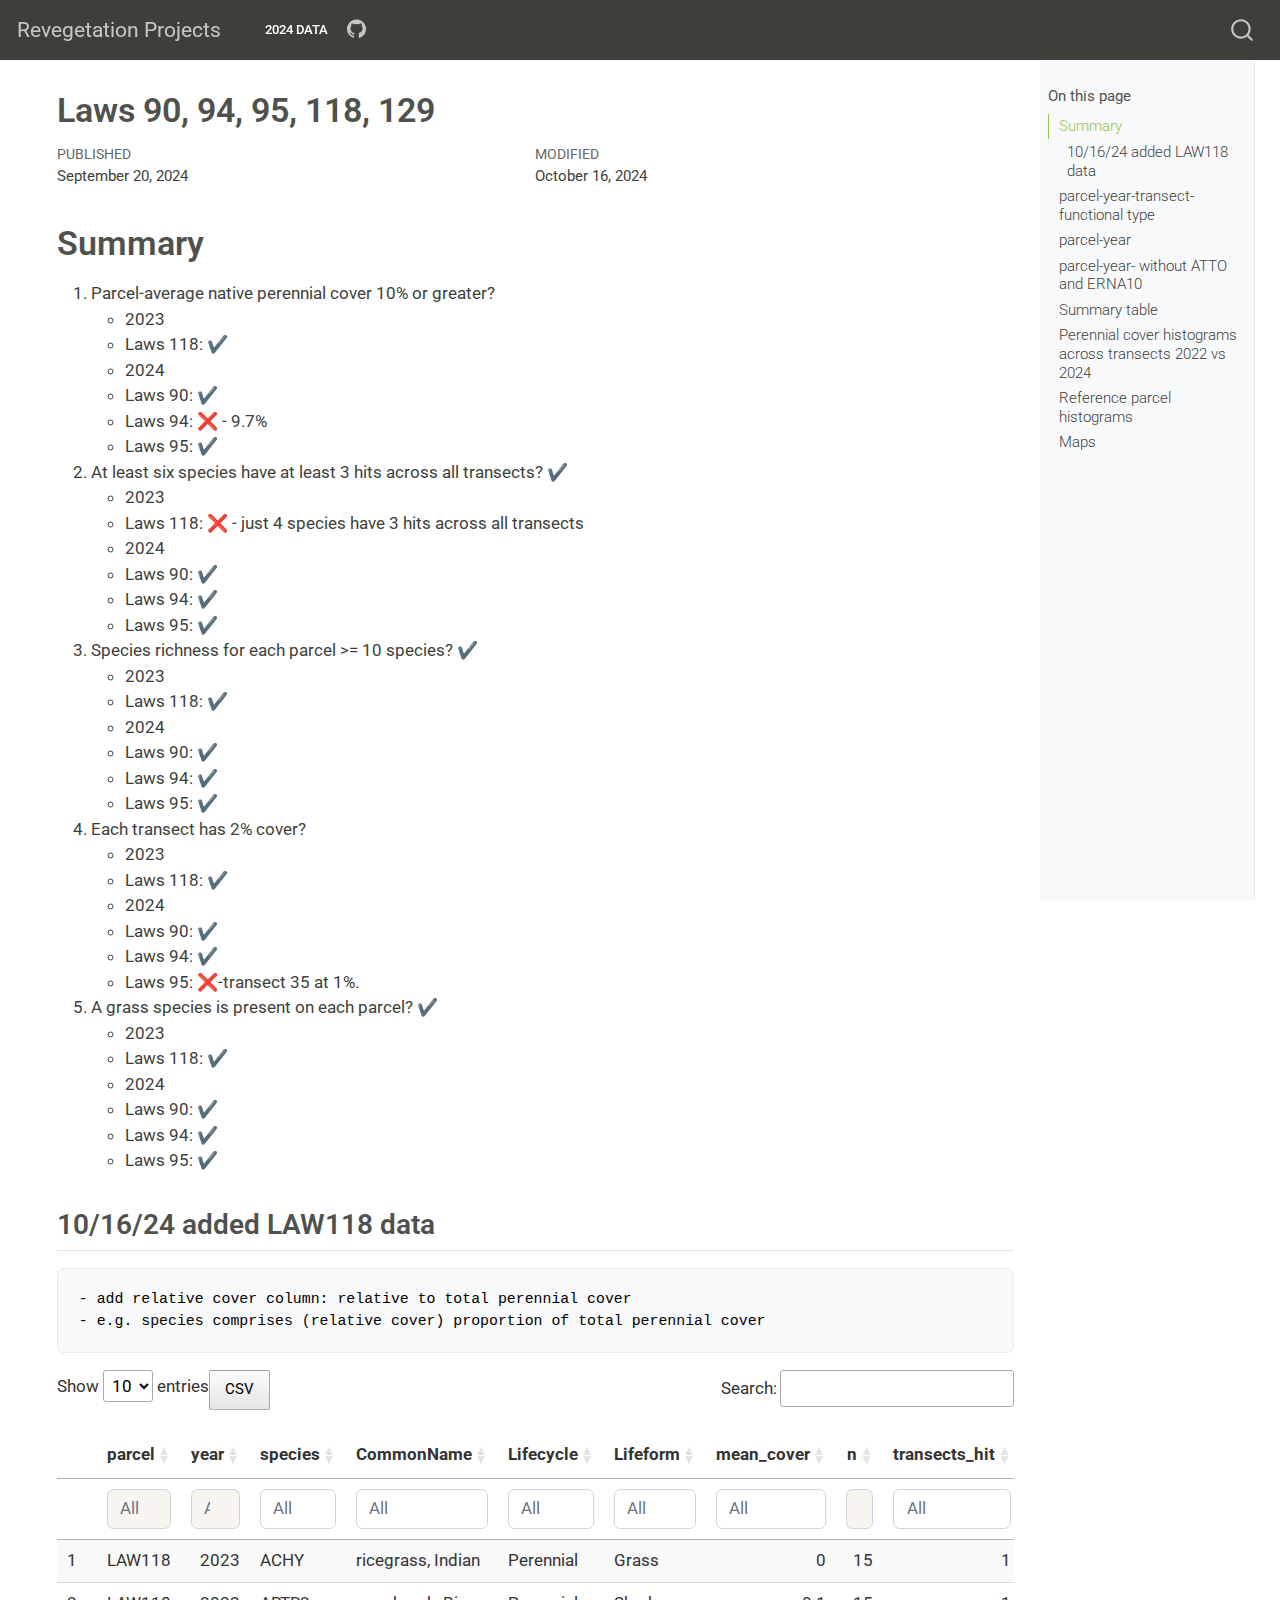
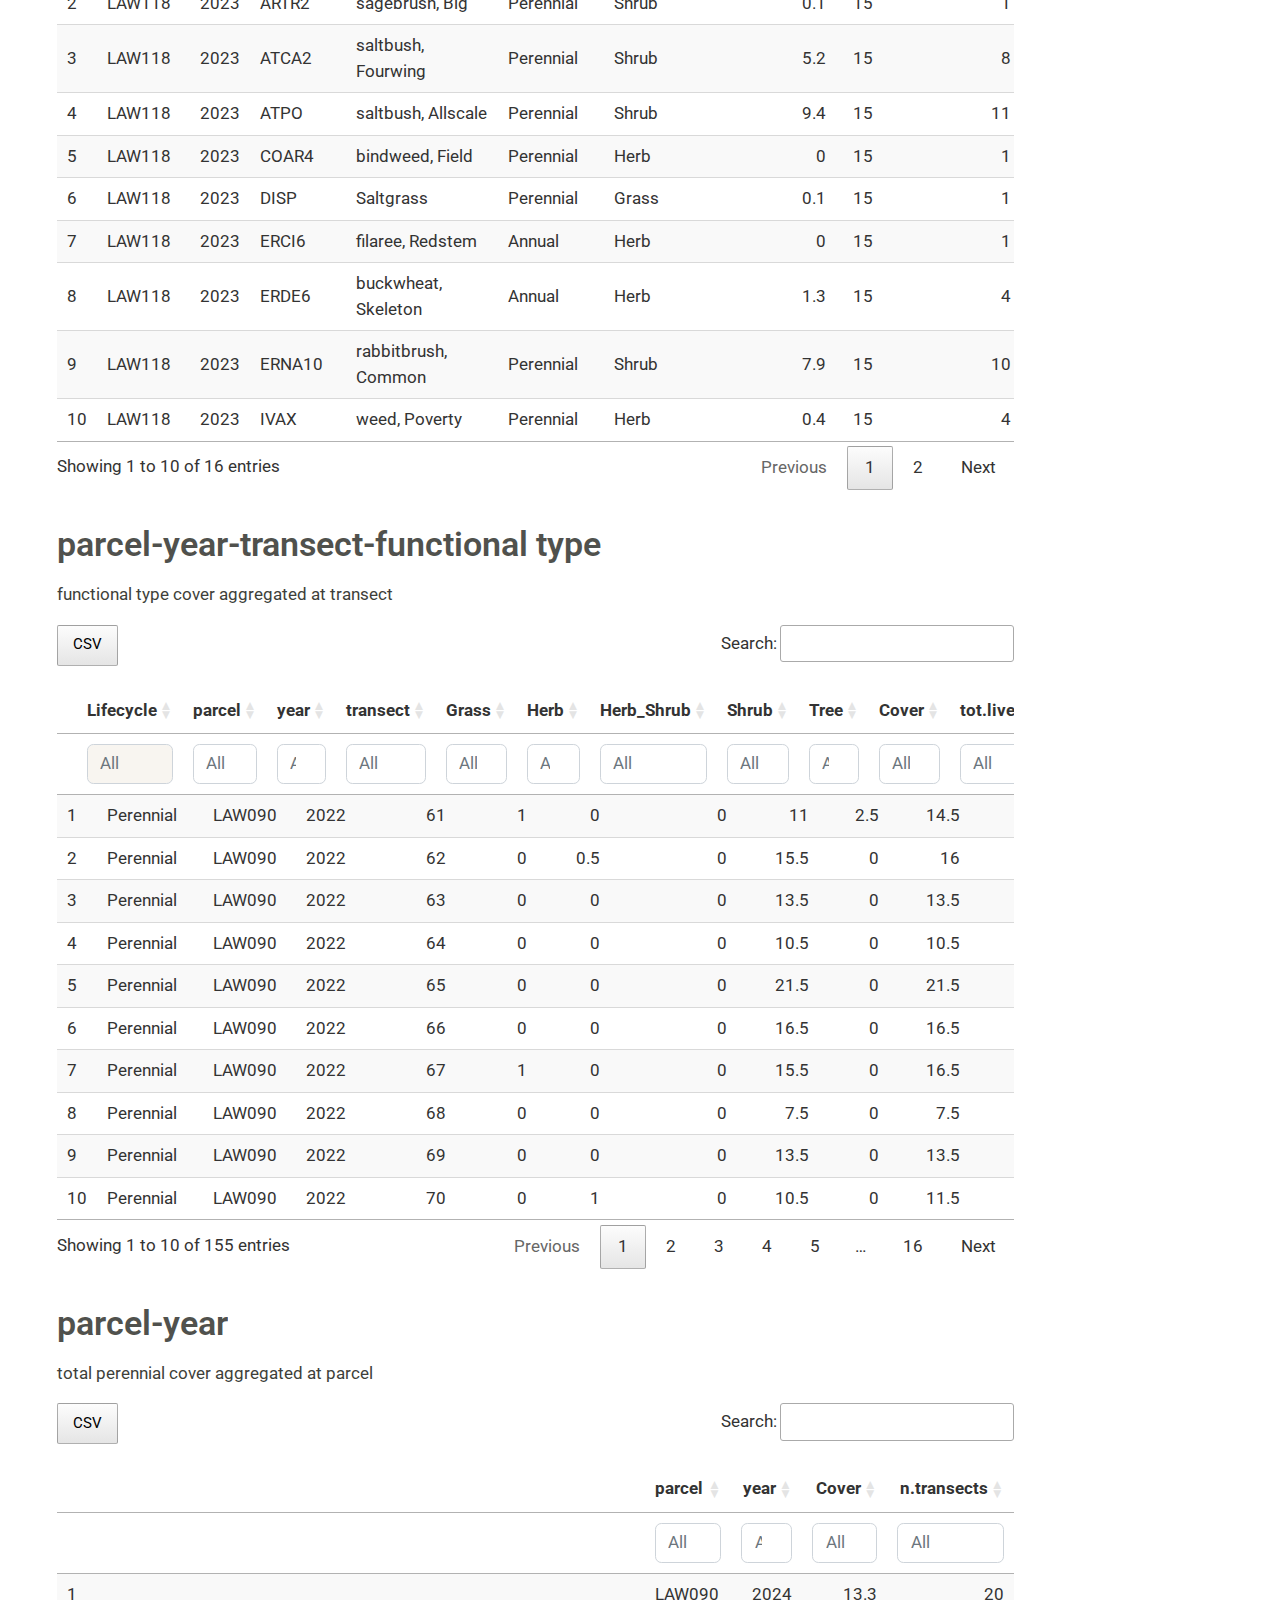
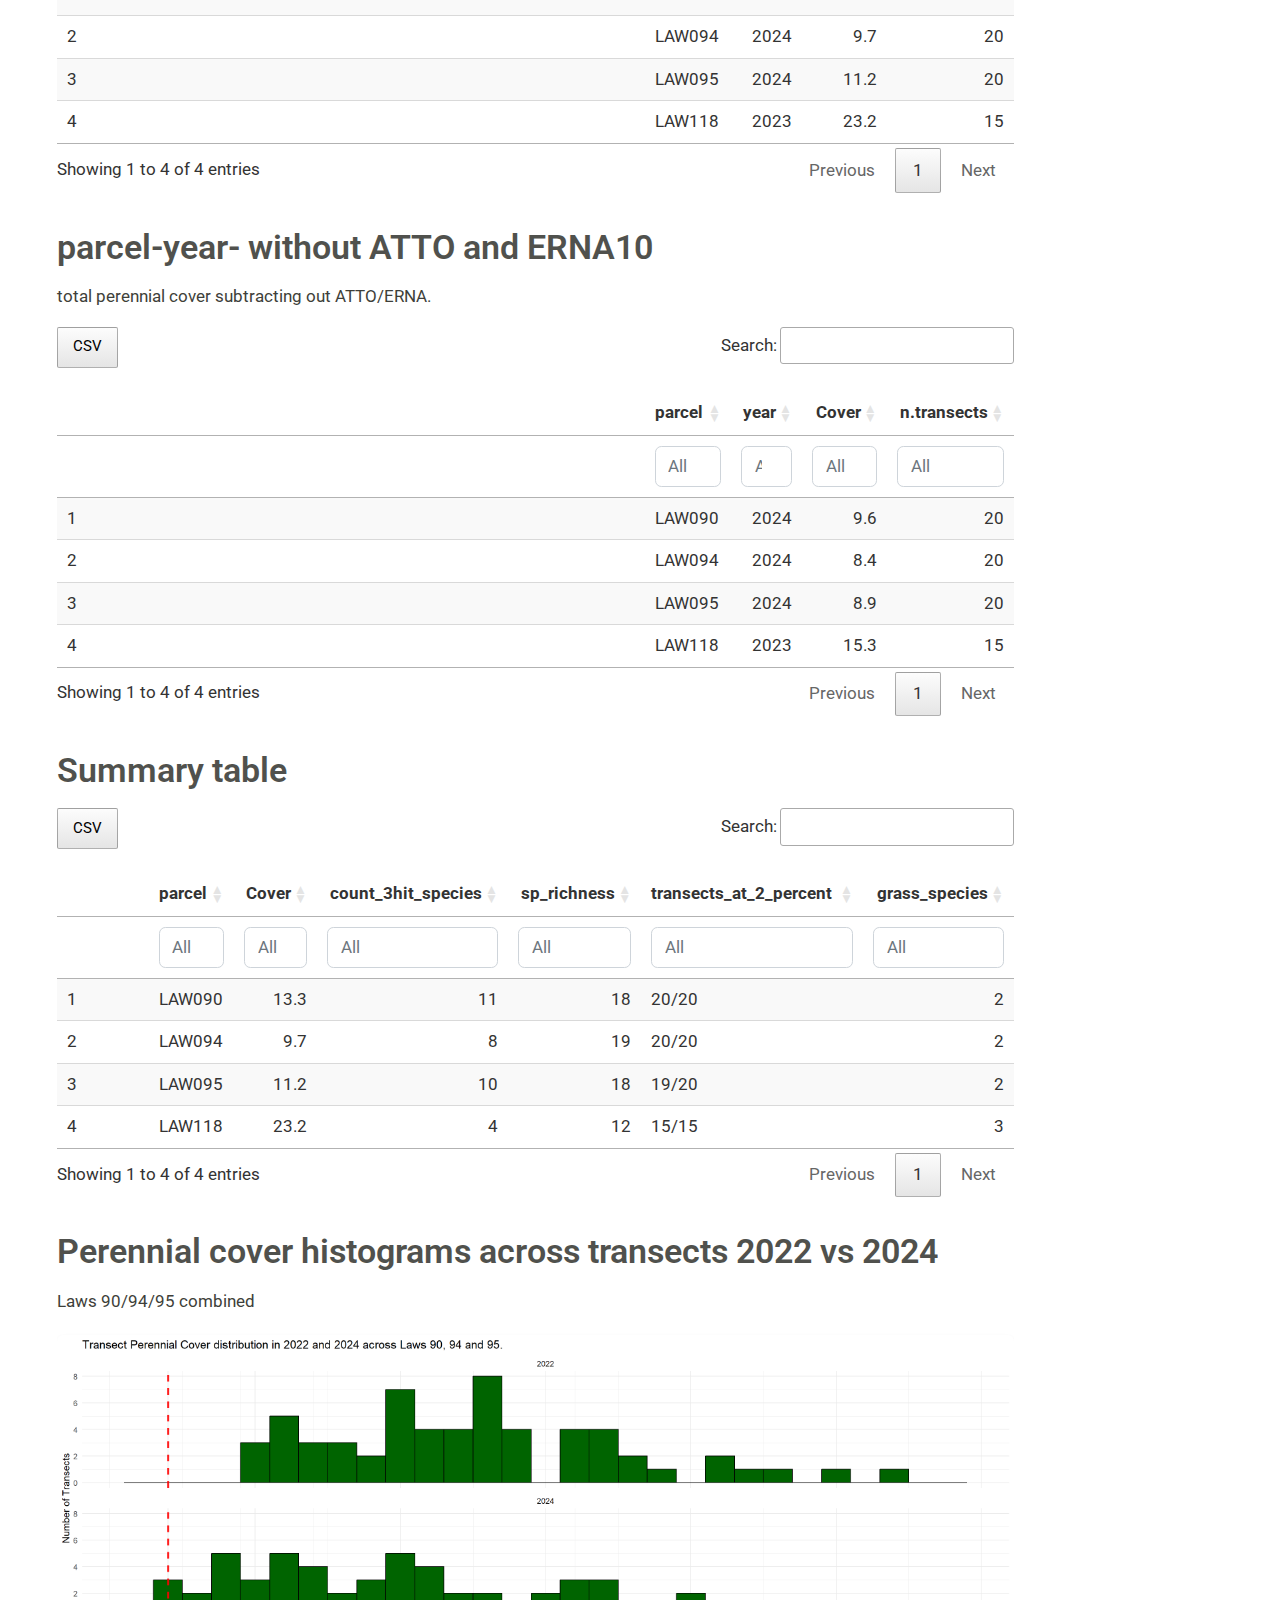
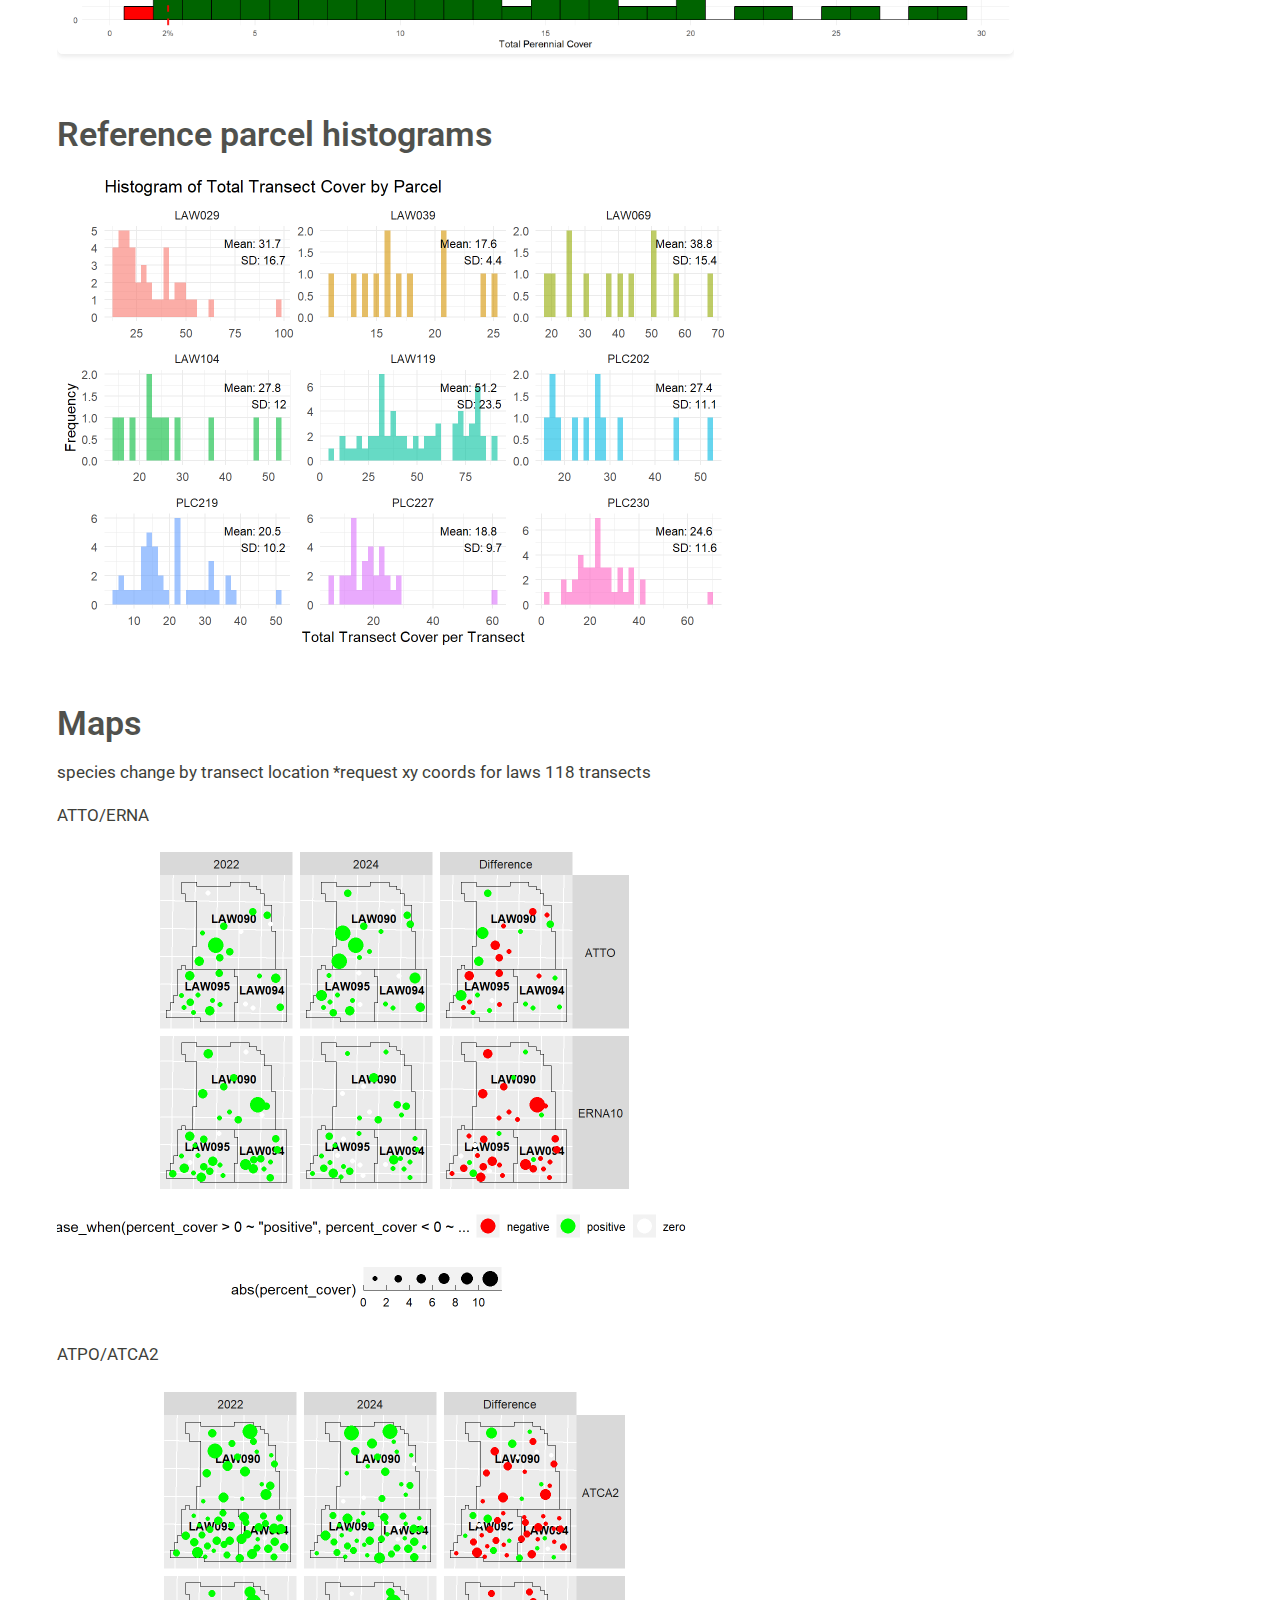
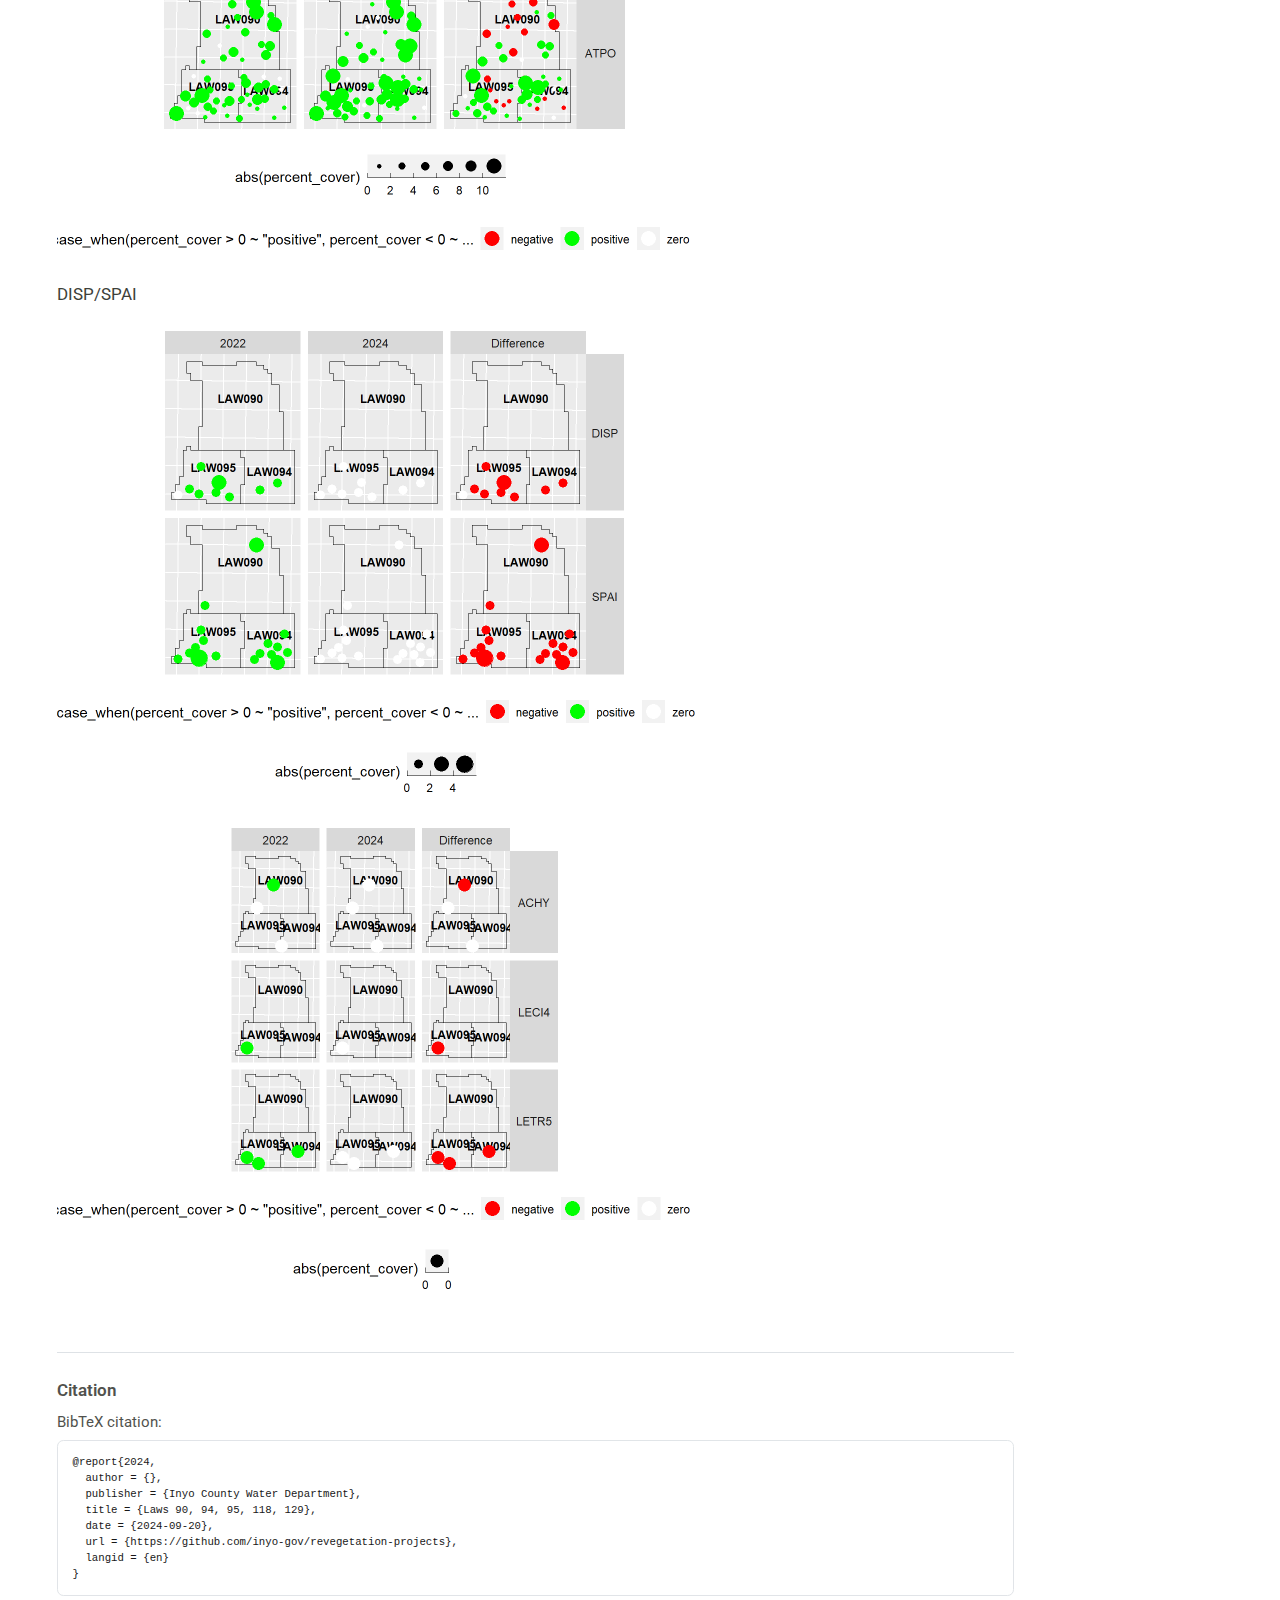
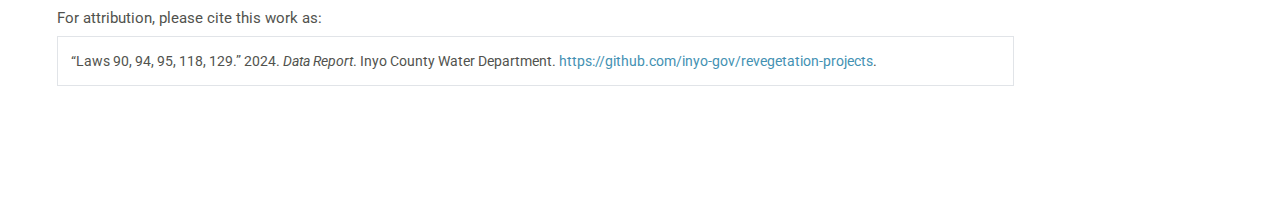
<file: docs/index.html>
<!DOCTYPE html>
<html xmlns="http://www.w3.org/1999/xhtml" lang="en" xml:lang="en"><head>
<meta http-equiv="Content-Type" content="text/html; charset=UTF-8">
<meta charset="utf-8">
<meta name="generator" content="quarto-1.3.433">
<meta name="viewport" content="width=device-width, initial-scale=1.0, user-scalable=yes">
<meta name="dcterms.date" content="2024-09-20">
<title>Revegetation Projects - Laws 90, 94, 95, 118, 129</title>
<style>
code{white-space: pre-wrap;}
span.smallcaps{font-variant: small-caps;}
div.columns{display: flex; gap: min(4vw, 1.5em);}
div.column{flex: auto; overflow-x: auto;}
div.hanging-indent{margin-left: 1.5em; text-indent: -1.5em;}
ul.task-list{list-style: none;}
ul.task-list li input[type="checkbox"] {
  width: 0.8em;
  margin: 0 0.8em 0.2em -1em; /* quarto-specific, see https://github.com/quarto-dev/quarto-cli/issues/4556 */ 
  vertical-align: middle;
}
</style>

<script src="site_libs/quarto-nav/quarto-nav.js"></script>
<script src="site_libs/quarto-nav/headroom.min.js"></script>
<script src="site_libs/clipboard/clipboard.min.js"></script>
<script src="site_libs/quarto-search/autocomplete.umd.js"></script>
<script src="site_libs/quarto-search/fuse.min.js"></script>
<script src="site_libs/quarto-search/quarto-search.js"></script>
<meta name="quarto:offset" content="./">
<script src="site_libs/quarto-html/quarto.js"></script>
<script src="site_libs/quarto-html/popper.min.js"></script>
<script src="site_libs/quarto-html/tippy.umd.min.js"></script>
<script src="site_libs/quarto-html/anchor.min.js"></script>
<link href="site_libs/quarto-html/tippy.css" rel="stylesheet">
<link href="site_libs/quarto-html/quarto-syntax-highlighting.css" rel="stylesheet" id="quarto-text-highlighting-styles">
<script src="site_libs/bootstrap/bootstrap.min.js"></script>
<link href="site_libs/bootstrap/bootstrap-icons.css" rel="stylesheet">
<link href="site_libs/bootstrap/bootstrap.min.css" rel="stylesheet" id="quarto-bootstrap" data-mode="light"><script id="quarto-search-options" type="application/json">{
  "location": "navbar",
  "copy-button": false,
  "collapse-after": 3,
  "panel-placement": "end",
  "type": "overlay",
  "limit": 20,
  "language": {
    "search-no-results-text": "No results",
    "search-matching-documents-text": "matching documents",
    "search-copy-link-title": "Copy link to search",
    "search-hide-matches-text": "Hide additional matches",
    "search-more-match-text": "more match in this document",
    "search-more-matches-text": "more matches in this document",
    "search-clear-button-title": "Clear",
    "search-detached-cancel-button-title": "Cancel",
    "search-submit-button-title": "Submit",
    "search-label": "Search"
  }
}</script><style>html{ scroll-behavior: smooth; }</style>
<script src="site_libs/htmlwidgets-1.6.2/htmlwidgets.js"></script><link href="site_libs/datatables-css-0.0.0/datatables-crosstalk.css" rel="stylesheet">
<script src="site_libs/datatables-binding-0.28/datatables.js"></script><script src="site_libs/jquery-3.6.0/jquery-3.6.0.min.js"></script><link href="site_libs/dt-core-1.13.4/css/jquery.dataTables.min.css" rel="stylesheet">
<link href="site_libs/dt-core-1.13.4/css/jquery.dataTables.extra.css" rel="stylesheet">
<script src="site_libs/dt-core-1.13.4/js/jquery.dataTables.min.js"></script><link href="site_libs/dt-ext-buttons-1.13.4/css/buttons.dataTables.min.css" rel="stylesheet">
<script src="site_libs/dt-ext-buttons-1.13.4/js/dataTables.buttons.min.js"></script><script src="site_libs/dt-ext-buttons-1.13.4/js/buttons.html5.min.js"></script><script src="site_libs/dt-ext-buttons-1.13.4/js/buttons.colVis.min.js"></script><script src="site_libs/dt-ext-buttons-1.13.4/js/buttons.print.min.js"></script><link href="site_libs/nouislider-7.0.10/jquery.nouislider.min.css" rel="stylesheet">
<script src="site_libs/nouislider-7.0.10/jquery.nouislider.min.js"></script><link href="site_libs/selectize-0.12.0/selectize.bootstrap3.css" rel="stylesheet">
<script src="site_libs/selectize-0.12.0/selectize.min.js"></script><link href="site_libs/crosstalk-1.2.0/css/crosstalk.min.css" rel="stylesheet">
<script src="site_libs/crosstalk-1.2.0/js/crosstalk.min.js"></script><link rel="stylesheet" href="styles.css">
<meta name="citation_title" content="Laws 90, 94, 95, 118, 129">
<meta name="citation_publication_date" content="2024-09-20">
<meta name="citation_cover_date" content="2024-09-20">
<meta name="citation_year" content="2024">
<meta name="citation_online_date" content="2024-09-20">
<meta name="citation_fulltext_html_url" content="https://github.com/inyo-gov/revegetation-projects">
<meta name="citation_language" content="en">
<meta name="citation_technical_report_institution" content="Inyo County Water Department">
</head>
<body class="nav-fixed">

<div id="quarto-search-results"></div>
  <header id="quarto-header" class="headroom fixed-top"><nav class="navbar navbar-expand-lg navbar-dark "><div class="navbar-container container-fluid">
      <div class="navbar-brand-container">
    <a class="navbar-brand" href="./index.html">
    <span class="navbar-title">Revegetation Projects</span>
    </a>
  </div>
            <div id="quarto-search" class="" title="Search"></div>
          <button class="navbar-toggler" type="button" data-bs-toggle="collapse" data-bs-target="#navbarCollapse" aria-controls="navbarCollapse" aria-expanded="false" aria-label="Toggle navigation" onclick="if (window.quartoToggleHeadroom) { window.quartoToggleHeadroom(); }">
  <span class="navbar-toggler-icon"></span>
</button>
          <div class="collapse navbar-collapse" id="navbarCollapse">
            <ul class="navbar-nav navbar-nav-scroll me-auto">
<li class="nav-item">
    <a class="nav-link active" href="./index.html" rel="" target="" aria-current="page">
 <span class="menu-text">2024 data</span></a>
  </li>  
  <li class="nav-item compact">
    <a class="nav-link" href="https://github.com/inyo-gov/revegetation-projects" rel="" target=""><i class="bi bi-github" role="img">
</i> 
 <span class="menu-text"></span></a>
  </li>  
</ul>
<div class="quarto-navbar-tools ms-auto">
</div>
          </div> <!-- /navcollapse -->
      </div> <!-- /container-fluid -->
    </nav></header><!-- content --><div id="quarto-content" class="quarto-container page-columns page-rows-contents page-layout-article page-navbar">
<!-- sidebar -->
<!-- margin-sidebar -->
    <div id="quarto-margin-sidebar" class="sidebar margin-sidebar">
        <nav id="TOC" role="doc-toc" class="toc-active"><h2 id="toc-title">On this page</h2>
   
  <ul>
<li>
<a href="#summary" id="toc-summary" class="nav-link active" data-scroll-target="#summary">Summary</a>
  <ul class="collapse">
<li><a href="#added-law118-data" id="toc-added-law118-data" class="nav-link" data-scroll-target="#added-law118-data">10/16/24 added LAW118 data</a></li>
  </ul>
</li>
  <li><a href="#parcel-year-transect-functional-type" id="toc-parcel-year-transect-functional-type" class="nav-link" data-scroll-target="#parcel-year-transect-functional-type">parcel-year-transect-functional type</a></li>
  <li><a href="#parcel-year" id="toc-parcel-year" class="nav-link" data-scroll-target="#parcel-year">parcel-year</a></li>
  <li><a href="#parcel-year--without-atto-and-erna10" id="toc-parcel-year--without-atto-and-erna10" class="nav-link" data-scroll-target="#parcel-year--without-atto-and-erna10">parcel-year- without ATTO and ERNA10</a></li>
  <li><a href="#summary-table" id="toc-summary-table" class="nav-link" data-scroll-target="#summary-table">Summary table</a></li>
  <li><a href="#perennial-cover-histograms-across-transects-2022-vs-2024" id="toc-perennial-cover-histograms-across-transects-2022-vs-2024" class="nav-link" data-scroll-target="#perennial-cover-histograms-across-transects-2022-vs-2024">Perennial cover histograms across transects 2022 vs 2024</a></li>
  <li><a href="#reference-parcel-histograms" id="toc-reference-parcel-histograms" class="nav-link" data-scroll-target="#reference-parcel-histograms">Reference parcel histograms</a></li>
  <li><a href="#maps" id="toc-maps" class="nav-link" data-scroll-target="#maps">Maps</a></li>
  </ul></nav>
    </div>
<!-- main -->
<main class="content" id="quarto-document-content"><header id="title-block-header" class="quarto-title-block default"><div class="quarto-title">
<h1 class="title">Laws 90, 94, 95, 118, 129</h1>
</div>



<div class="quarto-title-meta">

    
    <div>
    <div class="quarto-title-meta-heading">Published</div>
    <div class="quarto-title-meta-contents">
      <p class="date">September 20, 2024</p>
    </div>
  </div>
  
    <div>
    <div class="quarto-title-meta-heading">Modified</div>
    <div class="quarto-title-meta-contents">
      <p class="date-modified">October 16, 2024</p>
    </div>
  </div>
    
  </div>
  

</header><section id="summary" class="level1"><h1>Summary</h1>
<ol type="1">
<li>Parcel-average native perennial cover 10% or greater?
<ul>
<li>2023</li>
<li>Laws 118: ✔️</li>
<li>2024</li>
<li>Laws 90: ✔️</li>
<li>Laws 94: ❌ - 9.7%</li>
<li>Laws 95: ✔️</li>
</ul>
</li>
<li>At least six species have at least 3 hits across all transects? ✔️
<ul>
<li>2023</li>
<li>Laws 118: ❌ - just 4 species have 3 hits across all transects</li>
<li>2024</li>
<li>Laws 90: ✔️</li>
<li>Laws 94: ✔️</li>
<li>Laws 95: ✔️</li>
</ul>
</li>
<li>Species richness for each parcel &gt;= 10 species? ✔️
<ul>
<li>2023</li>
<li>Laws 118: ✔️</li>
<li>2024</li>
<li>Laws 90: ✔️</li>
<li>Laws 94: ✔️</li>
<li>Laws 95: ✔️</li>
</ul>
</li>
<li>Each transect has 2% cover?
<ul>
<li>2023</li>
<li>Laws 118: ✔️</li>
<li>2024</li>
<li>Laws 90: ✔️</li>
<li>Laws 94: ✔️</li>
<li>Laws 95: ❌-transect 35 at 1%.</li>
</ul>
</li>
<li>A grass species is present on each parcel? ✔️
<ul>
<li>2023</li>
<li>Laws 118: ✔️</li>
<li>2024</li>
<li>Laws 90: ✔️</li>
<li>Laws 94: ✔️</li>
<li>Laws 95: ✔️</li>
</ul>
</li>
</ol>
<section id="added-law118-data" class="level2"><h2 class="anchored" data-anchor-id="added-law118-data">10/16/24 added LAW118 data</h2>
<pre><code>- add relative cover column: relative to total perennial cover 
- e.g. species comprises (relative cover) proportion of total perennial cover</code></pre>
<div class="cell">
<div class="cell-output-display">

<div class="datatables html-widget html-fill-item-overflow-hidden html-fill-item" id="htmlwidget-368c1989ae801d5af799" style="width:100%;height:auto;"></div>
<script type="application/json" data-for="htmlwidget-368c1989ae801d5af799">{"x":{"filter":"top","vertical":false,"filterHTML":"<tr>\n  <td><\/td>\n  <td data-type=\"character\" style=\"vertical-align: top;\">\n    <div class=\"form-group has-feedback\" style=\"margin-bottom: auto;\">\n      <input type=\"search\" placeholder=\"All\" class=\"form-control\" style=\"width: 100%;\" disabled=\"\"/>\n      <span class=\"glyphicon glyphicon-remove-circle form-control-feedback\"><\/span>\n    <\/div>\n  <\/td>\n  <td data-type=\"number\" style=\"vertical-align: top;\">\n    <div class=\"form-group has-feedback\" style=\"margin-bottom: auto;\">\n      <input type=\"search\" placeholder=\"All\" class=\"form-control\" style=\"width: 100%;\" disabled=\"\"/>\n      <span class=\"glyphicon glyphicon-remove-circle form-control-feedback\"><\/span>\n    <\/div>\n    <div style=\"display: none;position: absolute;width: 200px;opacity: 1\">\n      <div data-min=\"0\" data-max=\"1\"><\/div>\n      <span style=\"float: left;\"><\/span>\n      <span style=\"float: right;\"><\/span>\n    <\/div>\n  <\/td>\n  <td data-type=\"character\" style=\"vertical-align: top;\">\n    <div class=\"form-group has-feedback\" style=\"margin-bottom: auto;\">\n      <input type=\"search\" placeholder=\"All\" class=\"form-control\" style=\"width: 100%;\"/>\n      <span class=\"glyphicon glyphicon-remove-circle form-control-feedback\"><\/span>\n    <\/div>\n  <\/td>\n  <td data-type=\"character\" style=\"vertical-align: top;\">\n    <div class=\"form-group has-feedback\" style=\"margin-bottom: auto;\">\n      <input type=\"search\" placeholder=\"All\" class=\"form-control\" style=\"width: 100%;\"/>\n      <span class=\"glyphicon glyphicon-remove-circle form-control-feedback\"><\/span>\n    <\/div>\n  <\/td>\n  <td data-type=\"character\" style=\"vertical-align: top;\">\n    <div class=\"form-group has-feedback\" style=\"margin-bottom: auto;\">\n      <input type=\"search\" placeholder=\"All\" class=\"form-control\" style=\"width: 100%;\"/>\n      <span class=\"glyphicon glyphicon-remove-circle form-control-feedback\"><\/span>\n    <\/div>\n  <\/td>\n  <td data-type=\"character\" style=\"vertical-align: top;\">\n    <div class=\"form-group has-feedback\" style=\"margin-bottom: auto;\">\n      <input type=\"search\" placeholder=\"All\" class=\"form-control\" style=\"width: 100%;\"/>\n      <span class=\"glyphicon glyphicon-remove-circle form-control-feedback\"><\/span>\n    <\/div>\n  <\/td>\n  <td data-type=\"number\" style=\"vertical-align: top;\">\n    <div class=\"form-group has-feedback\" style=\"margin-bottom: auto;\">\n      <input type=\"search\" placeholder=\"All\" class=\"form-control\" style=\"width: 100%;\"/>\n      <span class=\"glyphicon glyphicon-remove-circle form-control-feedback\"><\/span>\n    <\/div>\n    <div style=\"display: none;position: absolute;width: 200px;opacity: 1\">\n      <div data-min=\"0\" data-max=\"18.5\" data-scale=\"1\"><\/div>\n      <span style=\"float: left;\"><\/span>\n      <span style=\"float: right;\"><\/span>\n    <\/div>\n  <\/td>\n  <td data-type=\"number\" style=\"vertical-align: top;\">\n    <div class=\"form-group has-feedback\" style=\"margin-bottom: auto;\">\n      <input type=\"search\" placeholder=\"All\" class=\"form-control\" style=\"width: 100%;\" disabled=\"\"/>\n      <span class=\"glyphicon glyphicon-remove-circle form-control-feedback\"><\/span>\n    <\/div>\n    <div style=\"display: none;position: absolute;width: 200px;opacity: 1\">\n      <div data-min=\"0\" data-max=\"1\"><\/div>\n      <span style=\"float: left;\"><\/span>\n      <span style=\"float: right;\"><\/span>\n    <\/div>\n  <\/td>\n  <td data-type=\"integer\" style=\"vertical-align: top;\">\n    <div class=\"form-group has-feedback\" style=\"margin-bottom: auto;\">\n      <input type=\"search\" placeholder=\"All\" class=\"form-control\" style=\"width: 100%;\"/>\n      <span class=\"glyphicon glyphicon-remove-circle form-control-feedback\"><\/span>\n    <\/div>\n    <div style=\"display: none;position: absolute;width: 200px;opacity: 1\">\n      <div data-min=\"1\" data-max=\"15\"><\/div>\n      <span style=\"float: left;\"><\/span>\n      <span style=\"float: right;\"><\/span>\n    <\/div>\n  <\/td>\n  <td data-type=\"number\" style=\"vertical-align: top;\">\n    <div class=\"form-group has-feedback\" style=\"margin-bottom: auto;\">\n      <input type=\"search\" placeholder=\"All\" class=\"form-control\" style=\"width: 100%;\"/>\n      <span class=\"glyphicon glyphicon-remove-circle form-control-feedback\"><\/span>\n    <\/div>\n    <div style=\"display: none;position: absolute;width: 200px;opacity: 1\">\n      <div data-min=\"0.1\" data-max=\"40.5\" data-scale=\"1\"><\/div>\n      <span style=\"float: left;\"><\/span>\n      <span style=\"float: right;\"><\/span>\n    <\/div>\n  <\/td>\n  <td data-type=\"number\" style=\"vertical-align: top;\">\n    <div class=\"form-group has-feedback\" style=\"margin-bottom: auto;\">\n      <input type=\"search\" placeholder=\"All\" class=\"form-control\" style=\"width: 100%;\" disabled=\"\"/>\n      <span class=\"glyphicon glyphicon-remove-circle form-control-feedback\"><\/span>\n    <\/div>\n    <div style=\"display: none;position: absolute;width: 200px;opacity: 1\">\n      <div data-min=\"0\" data-max=\"1\" data-scale=\"1\"><\/div>\n      <span style=\"float: left;\"><\/span>\n      <span style=\"float: right;\"><\/span>\n    <\/div>\n  <\/td>\n<\/tr>","extensions":["Buttons"],"data":[["1","2","3","4","5","6","7","8","9","10","11","12","13","14","15","16"],["LAW118","LAW118","LAW118","LAW118","LAW118","LAW118","LAW118","LAW118","LAW118","LAW118","LAW118","LAW118","LAW118","LAW118","LAW118","LAW118"],[2023,2023,2023,2023,2023,2023,2023,2023,2023,2023,2023,2023,2023,2023,2023,2023],["ACHY","ARTR2","ATCA2","ATPO","COAR4","DISP","ERCI6","ERDE6","ERNA10","IVAX","KRLA2","LACO13","SATR12","SPAI","STPA4","SYAS3"],["ricegrass, Indian","sagebrush, Big","saltbush, Fourwing","saltbush, Allscale","bindweed, Field","Saltgrass","filaree, Redstem","buckwheat, Skeleton","rabbitbrush, Common","weed, Poverty","Winterfat","horseweed, Coulter's","Tumbleweed /thistle, Russian","sacaton, Alkali","wire-lettuce, Common","aster, Long-leaved"],["Perennial","Perennial","Perennial","Perennial","Perennial","Perennial","Annual","Annual","Perennial","Perennial","Perennial","Annual","Annual","Perennial","Perennial","Perennial"],["Grass","Shrub","Shrub","Shrub","Herb","Grass","Herb","Herb","Shrub","Herb","Shrub","Herb","Herb","Grass","Herb_Shrub","Herb"],[0,0.1,5.2,9.4,0,0.1,0,1.3,7.9,0.4,0,0.2,18.5,0.1,0,0],[15,15,15,15,15,15,15,15,15,15,15,15,15,15,15,15],[1,1,8,11,1,1,1,4,10,4,1,1,15,1,1,1],[0.1,0.3,22.2,40.5,0.1,0.3,null,null,34,1.7,0.1,null,null,0.3,0.1,0.1],[23.2,23.2,23.2,23.2,23.2,23.2,null,null,23.2,23.2,23.2,null,null,23.2,23.2,23.2]],"container":"<table class=\"display\">\n  <thead>\n    <tr>\n      <th> <\/th>\n      <th>parcel<\/th>\n      <th>year<\/th>\n      <th>species<\/th>\n      <th>CommonName<\/th>\n      <th>Lifecycle<\/th>\n      <th>Lifeform<\/th>\n      <th>mean_cover<\/th>\n      <th>n<\/th>\n      <th>transects_hit<\/th>\n      <th>rel_cov<\/th>\n      <th>perennial_cover<\/th>\n    <\/tr>\n  <\/thead>\n<\/table>","options":{"autoWidth":true,"scrollX":true,"columnDefs":[{"width":"100%","targets":"_all"},{"className":"dt-right","targets":[2,7,8,9,10,11]},{"orderable":false,"targets":0}],"dom":"lBfrtip","buttons":["csv"],"lengthMenu":[[5,10,15,25,50,-1],["5","10","15","25","50","All"]],"pageLength":10,"searching":true,"order":[],"orderClasses":false,"orderCellsTop":true}},"evals":[],"jsHooks":[]}</script>
</div>
</div>
</section></section><section id="parcel-year-transect-functional-type" class="level1"><h1>parcel-year-transect-functional type</h1>
<p>functional type cover aggregated at transect</p>
<div class="cell">
<div class="cell-output-display">

<div class="datatables html-widget html-fill-item-overflow-hidden html-fill-item" id="htmlwidget-72c5b6fe101dfb757d62" style="width:100%;height:auto;"></div>
<script type="application/json" data-for="htmlwidget-72c5b6fe101dfb757d62">{"x":{"filter":"top","vertical":false,"filterHTML":"<tr>\n  <td><\/td>\n  <td data-type=\"character\" style=\"vertical-align: top;\">\n    <div class=\"form-group has-feedback\" style=\"margin-bottom: auto;\">\n      <input type=\"search\" placeholder=\"All\" class=\"form-control\" style=\"width: 100%;\" disabled=\"\"/>\n      <span class=\"glyphicon glyphicon-remove-circle form-control-feedback\"><\/span>\n    <\/div>\n  <\/td>\n  <td data-type=\"character\" style=\"vertical-align: top;\">\n    <div class=\"form-group has-feedback\" style=\"margin-bottom: auto;\">\n      <input type=\"search\" placeholder=\"All\" class=\"form-control\" style=\"width: 100%;\"/>\n      <span class=\"glyphicon glyphicon-remove-circle form-control-feedback\"><\/span>\n    <\/div>\n  <\/td>\n  <td data-type=\"number\" style=\"vertical-align: top;\">\n    <div class=\"form-group has-feedback\" style=\"margin-bottom: auto;\">\n      <input type=\"search\" placeholder=\"All\" class=\"form-control\" style=\"width: 100%;\"/>\n      <span class=\"glyphicon glyphicon-remove-circle form-control-feedback\"><\/span>\n    <\/div>\n    <div style=\"display: none;position: absolute;width: 200px;opacity: 1\">\n      <div data-min=\"2022\" data-max=\"2024\"><\/div>\n      <span style=\"float: left;\"><\/span>\n      <span style=\"float: right;\"><\/span>\n    <\/div>\n  <\/td>\n  <td data-type=\"number\" style=\"vertical-align: top;\">\n    <div class=\"form-group has-feedback\" style=\"margin-bottom: auto;\">\n      <input type=\"search\" placeholder=\"All\" class=\"form-control\" style=\"width: 100%;\"/>\n      <span class=\"glyphicon glyphicon-remove-circle form-control-feedback\"><\/span>\n    <\/div>\n    <div style=\"display: none;position: absolute;width: 200px;opacity: 1\">\n      <div data-min=\"1\" data-max=\"80\"><\/div>\n      <span style=\"float: left;\"><\/span>\n      <span style=\"float: right;\"><\/span>\n    <\/div>\n  <\/td>\n  <td data-type=\"number\" style=\"vertical-align: top;\">\n    <div class=\"form-group has-feedback\" style=\"margin-bottom: auto;\">\n      <input type=\"search\" placeholder=\"All\" class=\"form-control\" style=\"width: 100%;\"/>\n      <span class=\"glyphicon glyphicon-remove-circle form-control-feedback\"><\/span>\n    <\/div>\n    <div style=\"display: none;position: absolute;width: 200px;opacity: 1\">\n      <div data-min=\"0\" data-max=\"5\" data-scale=\"15\"><\/div>\n      <span style=\"float: left;\"><\/span>\n      <span style=\"float: right;\"><\/span>\n    <\/div>\n  <\/td>\n  <td data-type=\"number\" style=\"vertical-align: top;\">\n    <div class=\"form-group has-feedback\" style=\"margin-bottom: auto;\">\n      <input type=\"search\" placeholder=\"All\" class=\"form-control\" style=\"width: 100%;\"/>\n      <span class=\"glyphicon glyphicon-remove-circle form-control-feedback\"><\/span>\n    <\/div>\n    <div style=\"display: none;position: absolute;width: 200px;opacity: 1\">\n      <div data-min=\"0\" data-max=\"2\" data-scale=\"1\"><\/div>\n      <span style=\"float: left;\"><\/span>\n      <span style=\"float: right;\"><\/span>\n    <\/div>\n  <\/td>\n  <td data-type=\"number\" style=\"vertical-align: top;\">\n    <div class=\"form-group has-feedback\" style=\"margin-bottom: auto;\">\n      <input type=\"search\" placeholder=\"All\" class=\"form-control\" style=\"width: 100%;\"/>\n      <span class=\"glyphicon glyphicon-remove-circle form-control-feedback\"><\/span>\n    <\/div>\n    <div style=\"display: none;position: absolute;width: 200px;opacity: 1\">\n      <div data-min=\"0\" data-max=\"0.5\" data-scale=\"1\"><\/div>\n      <span style=\"float: left;\"><\/span>\n      <span style=\"float: right;\"><\/span>\n    <\/div>\n  <\/td>\n  <td data-type=\"number\" style=\"vertical-align: top;\">\n    <div class=\"form-group has-feedback\" style=\"margin-bottom: auto;\">\n      <input type=\"search\" placeholder=\"All\" class=\"form-control\" style=\"width: 100%;\"/>\n      <span class=\"glyphicon glyphicon-remove-circle form-control-feedback\"><\/span>\n    <\/div>\n    <div style=\"display: none;position: absolute;width: 200px;opacity: 1\">\n      <div data-min=\"1\" data-max=\"43\" data-scale=\"15\"><\/div>\n      <span style=\"float: left;\"><\/span>\n      <span style=\"float: right;\"><\/span>\n    <\/div>\n  <\/td>\n  <td data-type=\"number\" style=\"vertical-align: top;\">\n    <div class=\"form-group has-feedback\" style=\"margin-bottom: auto;\">\n      <input type=\"search\" placeholder=\"All\" class=\"form-control\" style=\"width: 100%;\"/>\n      <span class=\"glyphicon glyphicon-remove-circle form-control-feedback\"><\/span>\n    <\/div>\n    <div style=\"display: none;position: absolute;width: 200px;opacity: 1\">\n      <div data-min=\"0\" data-max=\"4.5\" data-scale=\"1\"><\/div>\n      <span style=\"float: left;\"><\/span>\n      <span style=\"float: right;\"><\/span>\n    <\/div>\n  <\/td>\n  <td data-type=\"number\" style=\"vertical-align: top;\">\n    <div class=\"form-group has-feedback\" style=\"margin-bottom: auto;\">\n      <input type=\"search\" placeholder=\"All\" class=\"form-control\" style=\"width: 100%;\"/>\n      <span class=\"glyphicon glyphicon-remove-circle form-control-feedback\"><\/span>\n    <\/div>\n    <div style=\"display: none;position: absolute;width: 200px;opacity: 1\">\n      <div data-min=\"1\" data-max=\"43.5\" data-scale=\"15\"><\/div>\n      <span style=\"float: left;\"><\/span>\n      <span style=\"float: right;\"><\/span>\n    <\/div>\n  <\/td>\n  <td data-type=\"number\" style=\"vertical-align: top;\">\n    <div class=\"form-group has-feedback\" style=\"margin-bottom: auto;\">\n      <input type=\"search\" placeholder=\"All\" class=\"form-control\" style=\"width: 100%;\"/>\n      <span class=\"glyphicon glyphicon-remove-circle form-control-feedback\"><\/span>\n    <\/div>\n    <div style=\"display: none;position: absolute;width: 200px;opacity: 1\">\n      <div data-min=\"3.5\" data-max=\"64.5\" data-scale=\"15\"><\/div>\n      <span style=\"float: left;\"><\/span>\n      <span style=\"float: right;\"><\/span>\n    <\/div>\n  <\/td>\n  <td data-type=\"number\" style=\"vertical-align: top;\">\n    <div class=\"form-group has-feedback\" style=\"margin-bottom: auto;\">\n      <input type=\"search\" placeholder=\"All\" class=\"form-control\" style=\"width: 100%;\"/>\n      <span class=\"glyphicon glyphicon-remove-circle form-control-feedback\"><\/span>\n    <\/div>\n    <div style=\"display: none;position: absolute;width: 200px;opacity: 1\">\n      <div data-min=\"0.545454545454545\" data-max=\"1\" data-scale=\"15\"><\/div>\n      <span style=\"float: left;\"><\/span>\n      <span style=\"float: right;\"><\/span>\n    <\/div>\n  <\/td>\n  <td data-type=\"number\" style=\"vertical-align: top;\">\n    <div class=\"form-group has-feedback\" style=\"margin-bottom: auto;\">\n      <input type=\"search\" placeholder=\"All\" class=\"form-control\" style=\"width: 100%;\"/>\n      <span class=\"glyphicon glyphicon-remove-circle form-control-feedback\"><\/span>\n    <\/div>\n    <div style=\"display: none;position: absolute;width: 200px;opacity: 1\">\n      <div data-min=\"0\" data-max=\"0.454545454545455\" data-scale=\"15\"><\/div>\n      <span style=\"float: left;\"><\/span>\n      <span style=\"float: right;\"><\/span>\n    <\/div>\n  <\/td>\n  <td data-type=\"number\" style=\"vertical-align: top;\">\n    <div class=\"form-group has-feedback\" style=\"margin-bottom: auto;\">\n      <input type=\"search\" placeholder=\"All\" class=\"form-control\" style=\"width: 100%;\"/>\n      <span class=\"glyphicon glyphicon-remove-circle form-control-feedback\"><\/span>\n    <\/div>\n    <div style=\"display: none;position: absolute;width: 200px;opacity: 1\">\n      <div data-min=\"0\" data-max=\"0.214285714285715\" data-scale=\"15\"><\/div>\n      <span style=\"float: left;\"><\/span>\n      <span style=\"float: right;\"><\/span>\n    <\/div>\n  <\/td>\n<\/tr>","extensions":["Buttons"],"data":[["1","2","3","4","5","6","7","8","9","10","11","12","13","14","15","16","17","18","19","20","21","22","23","24","25","26","27","28","29","30","31","32","33","34","35","36","37","38","39","40","41","42","43","44","45","46","47","48","49","50","51","52","53","54","55","56","57","58","59","60","61","62","63","64","65","66","67","68","69","70","71","72","73","74","75","76","77","78","79","80","81","82","83","84","85","86","87","88","89","90","91","92","93","94","95","96","97","98","99","100","101","102","103","104","105","106","107","108","109","110","111","112","113","114","115","116","117","118","119","120","121","122","123","124","125","126","127","128","129","130","131","132","133","134","135","136","137","138","139","140","141","142","143","144","145","146","147","148","149","150","151","152","153","154","155"],["Perennial","Perennial","Perennial","Perennial","Perennial","Perennial","Perennial","Perennial","Perennial","Perennial","Perennial","Perennial","Perennial","Perennial","Perennial","Perennial","Perennial","Perennial","Perennial","Perennial","Perennial","Perennial","Perennial","Perennial","Perennial","Perennial","Perennial","Perennial","Perennial","Perennial","Perennial","Perennial","Perennial","Perennial","Perennial","Perennial","Perennial","Perennial","Perennial","Perennial","Perennial","Perennial","Perennial","Perennial","Perennial","Perennial","Perennial","Perennial","Perennial","Perennial","Perennial","Perennial","Perennial","Perennial","Perennial","Perennial","Perennial","Perennial","Perennial","Perennial","Perennial","Perennial","Perennial","Perennial","Perennial","Perennial","Perennial","Perennial","Perennial","Perennial","Perennial","Perennial","Perennial","Perennial","Perennial","Perennial","Perennial","Perennial","Perennial","Perennial","Perennial","Perennial","Perennial","Perennial","Perennial","Perennial","Perennial","Perennial","Perennial","Perennial","Perennial","Perennial","Perennial","Perennial","Perennial","Perennial","Perennial","Perennial","Perennial","Perennial","Perennial","Perennial","Perennial","Perennial","Perennial","Perennial","Perennial","Perennial","Perennial","Perennial","Perennial","Perennial","Perennial","Perennial","Perennial","Perennial","Perennial","Perennial","Perennial","Perennial","Perennial","Perennial","Perennial","Perennial","Perennial","Perennial","Perennial","Perennial","Perennial","Perennial","Perennial","Perennial","Perennial","Perennial","Perennial","Perennial","Perennial","Perennial","Perennial","Perennial","Perennial","Perennial","Perennial","Perennial","Perennial","Perennial","Perennial","Perennial","Perennial","Perennial","Perennial","Perennial","Perennial","Perennial","Perennial"],["LAW090","LAW090","LAW090","LAW090","LAW090","LAW090","LAW090","LAW090","LAW090","LAW090","LAW090","LAW090","LAW090","LAW090","LAW090","LAW090","LAW090","LAW090","LAW090","LAW090","LAW090","LAW090","LAW090","LAW090","LAW090","LAW090","LAW090","LAW090","LAW090","LAW090","LAW090","LAW090","LAW090","LAW090","LAW090","LAW090","LAW090","LAW090","LAW090","LAW090","LAW094","LAW094","LAW094","LAW094","LAW094","LAW094","LAW094","LAW094","LAW094","LAW094","LAW094","LAW094","LAW094","LAW094","LAW094","LAW094","LAW094","LAW094","LAW094","LAW094","LAW094","LAW094","LAW094","LAW094","LAW094","LAW094","LAW094","LAW094","LAW094","LAW094","LAW094","LAW094","LAW094","LAW094","LAW094","LAW094","LAW094","LAW094","LAW094","LAW094","LAW095","LAW095","LAW095","LAW095","LAW095","LAW095","LAW095","LAW095","LAW095","LAW095","LAW095","LAW095","LAW095","LAW095","LAW095","LAW095","LAW095","LAW095","LAW095","LAW095","LAW095","LAW095","LAW095","LAW095","LAW095","LAW095","LAW095","LAW095","LAW095","LAW095","LAW095","LAW095","LAW095","LAW095","LAW095","LAW095","LAW095","LAW095","LAW095","LAW095","LAW118","LAW118","LAW118","LAW118","LAW118","LAW118","LAW118","LAW118","LAW118","LAW118","LAW118","LAW118","LAW118","LAW118","LAW118","LAW129","LAW129","LAW129","LAW129","LAW129","LAW129","LAW129","LAW129","LAW129","LAW129","LAW129","LAW129","LAW129","LAW129","LAW129","LAW129","LAW129","LAW129","LAW129","LAW129"],[2022,2022,2022,2022,2022,2022,2022,2022,2022,2022,2022,2022,2022,2022,2022,2022,2022,2022,2022,2022,2024,2024,2024,2024,2024,2024,2024,2024,2024,2024,2024,2024,2024,2024,2024,2024,2024,2024,2024,2024,2022,2022,2022,2022,2022,2022,2022,2022,2022,2022,2022,2022,2022,2022,2022,2022,2022,2022,2022,2022,2024,2024,2024,2024,2024,2024,2024,2024,2024,2024,2024,2024,2024,2024,2024,2024,2024,2024,2024,2024,2022,2022,2022,2022,2022,2022,2022,2022,2022,2022,2022,2022,2022,2022,2022,2022,2022,2022,2022,2022,2024,2024,2024,2024,2024,2024,2024,2024,2024,2024,2024,2024,2024,2024,2024,2024,2024,2024,2024,2024,2023,2023,2023,2023,2023,2023,2023,2023,2023,2023,2023,2023,2023,2023,2023,2022,2022,2022,2022,2022,2022,2022,2022,2022,2022,2022,2022,2022,2022,2022,2022,2022,2022,2022,2022],[61,62,63,64,65,66,67,68,69,70,71,72,73,74,75,76,77,78,79,80,61,62,63,64,65,66,67,68,69,70,71,72,73,74,75,76,77,78,79,80,41,42,43,44,45,46,47,48,49,50,51,52,53,54,55,56,57,58,59,60,41,42,43,44,45,46,47,48,49,50,51,52,53,54,55,56,57,58,59,60,21,22,23,24,25,26,27,28,29,30,31,32,33,34,35,36,37,38,39,40,21,22,23,24,25,26,27,28,29,30,31,32,33,34,35,36,37,38,39,40,1,2,3,4,5,6,7,8,9,10,11,12,13,14,15,1,2,3,4,5,6,7,8,9,10,11,12,13,14,15,16,17,18,19,20],[1,0,0,0,0,0,1,0,0,0,0,0,0,2.5,0,0,0,0,0,0,0,0,0,0,0,0,0,0,0,0,0,0,0,0,0,0,0,0,0,0,0,0,0,0,0,0,0.5,1.5,0,0,0,0,3.5,1,3.5,2.5,0,0,0.5,1.5,0,0,0,0,0,0,0,0,0,0,0,0,0,0,0,0,0,0,0,0,2,0,5,0,0.5,5,2.5,0.5,1,0,0,0,3,3.5,0,0,0,1,0,0,0,0,0,0,0,0,0,0,0,0,0,0,0,0,0,0,0,0,0,0,1,1,0,0,0.5,0,0,0,0,0,0,0,0,0,0,0,0,0,1,0,0,0,0,0.5,0,0,0,0,0,0,0,0,0,0,0],[0,0.5,0,0,0,0,0,0,0,1,0,0,0,0,0,0,0,0,0,0,0,0,0,0,0,0,0,0,0,0,0,0,0,0,0,0,0,0,0,0,0,0,0,0,0,0,0,0,0,0,0,0,0,0,0,0,0,0,0,0,0,0,0,0,0,0,0,0,0,0,0,0,0,0,0,0,0,0,0,0,0,0,0,0,0,0,0,0,0,0,0,0,0,0,0,0,0,0,0,0,0,0,0,0,0,0,0,0,0,0,0,0,0,0,0,0,0,0,0,0,2,1.5,0,1,0,0,0.5,0.5,0,1.5,0,0,0,0,0,0.5,0,0,2,0,0,0.5,0,0,0,1.5,0.5,0,1,0,0.5,0,0,0,0],[0,0,0,0,0,0,0,0,0,0,0,0,0,0,0,0,0,0,0,0,0,0,0,0,0,0,0,0,0,0,0,0,0,0,0,0,0,0,0,0,0,0,0,0,0,0,0,0,0,0,0,0,0,0,0,0,0,0,0,0,0,0,0,0,0,0,0,0,0,0,0,0,0,0,0,0,0,0,0,0,0,0,0,0,0,0,0,0,0,0,0,0,0,0,0,0,0,0,0,0,0,0,0,0,0,0,0,0,0,0,0,0,0,0,0,0,0,0,0,0,0,0,0,0,0,0.5,0,0,0,0,0,0,0,0,0,0,0,0,0,0,0,0,0,0,0,0,0,0,0,0,0,0,0,0,0],[11,15.5,13.5,10.5,21.5,16.5,15.5,7.5,13.5,10.5,7.000000000000001,12.5,22,24.5,21,17,16,17.5,9.5,23.5,24,14,17.5,5,20,11.5,4.5,10,4.5,9,6.5,10.5,23,15.5,19.5,13.5,11.5,17.5,10.5,13.5,8.5,11.5,10,10.5,5,13,10,11.5,14,13,6,7.5,9,9,9.5,8,11.5,10,11.5,9.5,12,12,7.5,18.5,10.5,5,3.5,8,15.5,20.5,5.5,9.5,7.5,7.000000000000001,9,6.5,11,10,8.5,6.5,23.5,18.5,8.5,13,16.5,12.5,3,18.5,8.5,14,6.5,6,11,15,5,6.5,8,7.000000000000001,12.5,6,22.5,26.5,4.5,25.5,16,16,3,29,4.5,16.5,7.000000000000001,2.5,17,6,1,2.5,2,4.5,11.5,6.5,39,33,15,21.5,43,16.5,18,11,10,5.5,21,36.5,27,22.5,19,15,18,23.5,11,12.5,20.5,12,15.5,21,16.5,14,15.5,19.5,29.5,34.5,4,10.5,18.5,9,4],[2.5,0,0,0,0,0,0,0,0,0,0,0,0,0,0,0,0,0,0,0,4.5,0,0,0,0,0,0,0,0,0,0,0,0,0,0,0,0,0,0,0,0,0,0,0,0,0,0,0,0,0,0,0,0,0,0,0,0,0,0,0,0,0,0,0,0,0,0,0,0,0,0,0,0,0,0,0,0,0,0,0,0,0,0,0,0,0,0,0,0,0,0,0,0,0,0,0,0,0,0,0,0,0,0,0,0,0,0,0,0,0,0,0,0,0,0,0,0,0,0,0,0,0,0,0,0,0,0,0,0,0,0,0,0,0,0,0,0,0,0,0,0,0,0,0,0,0,0,0,0,0,0,0,0,0,0],[14.5,16,13.5,10.5,21.5,16.5,16.5,7.5,13.5,11.5,7.000000000000001,12.5,22,27,21,17,16,17.5,9.5,23.5,28.5,14,17.5,5,20,11.5,4.5,10,4.5,9,6.5,10.5,23,15.5,19.5,13.5,11.5,17.5,10.5,13.5,8.5,11.5,10,10.5,5,13,10.5,13,14,13,6,7.5,12.5,10,13,10.5,11.5,10,12,11,12,12,7.5,18.5,10.5,5,3.5,8,15.5,20.5,5.5,9.5,7.5,7.000000000000001,9,6.5,11,10,8.5,6.5,25.5,18.5,13.5,13,17,17.5,5.5,19,9.5,14,6.5,6,14,18.5,5,6.5,8,8,12.5,6,22.5,26.5,4.5,25.5,16,16,3,29,4.5,16.5,7.000000000000001,2.5,17,6,1,2.5,2,4.5,11.5,6.5,42,35.5,15,22.5,43.5,17,18.5,11.5,10,7,21,36.5,27,22.5,19,15.5,18,23.5,14,12.5,20.5,12.5,15.5,21.5,16.5,15.5,16,19.5,30.5,34.5,4.5,10.5,18.5,9,4],[15,21,17.5,18.5,25.5,17,17.5,17,16.5,14,15.5,13.5,22.5,27,22,17.5,17,26,32,25.5,28.5,14,17.5,5,20,16,4.5,12.5,4.5,9,6.5,10.5,23.5,15.5,19.5,13.5,11.5,17.5,11.5,13.5,10.5,14,12.5,12.5,6.5,15.5,13.5,16,15.5,14,15.5,12.5,24.5,21.5,22,22,20.5,22.5,24,20,12,12,8,18.5,10.5,5,3.5,8,15.5,20.5,5.5,9.5,7.5,7.000000000000001,9,6.5,11,10,8.5,6.5,26,19.5,16,13,17.5,19,7.5,19.5,9.5,14.5,7.5,10.5,15,21.5,12.5,13,13,15.5,17,13,23,26.5,5,26,16.5,16,3.5,29,4.5,17,9,3.5,17.5,6,5,5.5,3.5,4.5,11.5,7,61.5,64.5,41,40.5,52.5,43.5,41.5,54,29,45,32.5,44.5,37,32.5,30,17,18,25,22,14,22,18.5,15.5,22,16.5,16.5,21.5,20,30.5,34.5,9.5,11,19.5,12,16],[0.7586206896551724,0.96875,1,1,1,1,0.9393939393939394,1,1,0.9130434782608695,1,1,1,0.9074074074074074,1,1,1,1,1,1,0.8421052631578947,1,1,1,1,1,1,1,1,1,1,1,1,1,1,1,1,1,1,1,1,1,1,1,1,1,0.9523809523809523,0.8846153846153846,1,1,1,1,0.72,0.9,0.7307692307692307,0.7619047619047619,1,1,0.9583333333333334,0.8636363636363636,1,1,1,1,1,1,1,1,1,1,1,1,1,1,1,1,1,1,1,1,0.9215686274509803,1,0.6296296296296297,1,0.9705882352941176,0.7142857142857143,0.5454545454545454,0.9736842105263158,0.8947368421052632,1,1,1,0.7857142857142857,0.8108108108108109,1,1,1,0.8750000000000001,1,1,1,1,1,1,1,1,1,1,1,1,1,1,1,1,1,1,1,1,1,1,0.9285714285714286,0.9295774647887324,1,0.9555555555555556,0.9885057471264368,0.9705882352941176,0.972972972972973,0.9565217391304348,1,0.7857142857142857,1,1,1,1,1,0.967741935483871,1,1,0.7857142857142857,1,1,0.96,1,0.9767441860465116,1,0.9032258064516129,0.96875,1,0.9672131147540983,1,0.8888888888888888,1,1,1,1],[0.06896551724137931,0,0,0,0,0,0.06060606060606061,0,0,0,0,0,0,0.09259259259259259,0,0,0,0,0,0,0,0,0,0,0,0,0,0,0,0,0,0,0,0,0,0,0,0,0,0,0,0,0,0,0,0,0.04761904761904762,0.1153846153846154,0,0,0,0,0.28,0.1,0.2692307692307693,0.2380952380952381,0,0,0.04166666666666666,0.1363636363636364,0,0,0,0,0,0,0,0,0,0,0,0,0,0,0,0,0,0,0,0,0.07843137254901961,0,0.3703703703703703,0,0.02941176470588235,0.2857142857142857,0.4545454545454545,0.02631578947368421,0.1052631578947368,0,0,0,0.2142857142857143,0.1891891891891892,0,0,0,0.125,0,0,0,0,0,0,0,0,0,0,0,0,0,0,0,0,0,0,0,0,0,0,0.02380952380952381,0.02816901408450704,0,0,0.01149425287356322,0,0,0,0,0,0,0,0,0,0,0,0,0,0.07142857142857142,0,0,0,0,0.02325581395348837,0,0,0,0,0,0,0,0,0,0,0],[0,0.03125,0,0,0,0,0,0,0,0.08695652173913043,0,0,0,0,0,0,0,0,0,0,0,0,0,0,0,0,0,0,0,0,0,0,0,0,0,0,0,0,0,0,0,0,0,0,0,0,0,0,0,0,0,0,0,0,0,0,0,0,0,0,0,0,0,0,0,0,0,0,0,0,0,0,0,0,0,0,0,0,0,0,0,0,0,0,0,0,0,0,0,0,0,0,0,0,0,0,0,0,0,0,0,0,0,0,0,0,0,0,0,0,0,0,0,0,0,0,0,0,0,0,0.04761904761904762,0.04225352112676056,0,0.04444444444444445,0,0,0.02702702702702703,0.04347826086956522,0,0.2142857142857143,0,0,0,0,0,0.03225806451612903,0,0,0.1428571428571428,0,0,0.04,0,0,0,0.09677419354838708,0.03125,0,0.03278688524590164,0,0.1111111111111111,0,0,0,0]],"container":"<table class=\"display\">\n  <thead>\n    <tr>\n      <th> <\/th>\n      <th>Lifecycle<\/th>\n      <th>parcel<\/th>\n      <th>year<\/th>\n      <th>transect<\/th>\n      <th>Grass<\/th>\n      <th>Herb<\/th>\n      <th>Herb_Shrub<\/th>\n      <th>Shrub<\/th>\n      <th>Tree<\/th>\n      <th>Cover<\/th>\n      <th>tot.live.cover<\/th>\n      <th>pShrubTran<\/th>\n      <th>pGrassTran<\/th>\n      <th>pHerbTran<\/th>\n    <\/tr>\n  <\/thead>\n<\/table>","options":{"autoWidth":true,"scrollX":true,"columnDefs":[{"width":"100%","targets":"_all"},{"className":"dt-right","targets":[3,4,5,6,7,8,9,10,11,12,13,14]},{"orderable":false,"targets":0}],"dom":"Bfrtip","buttons":["csv"],"order":[],"orderClasses":false,"orderCellsTop":true}},"evals":[],"jsHooks":[]}</script>
</div>
</div>
</section><section id="parcel-year" class="level1"><h1>parcel-year</h1>
<p>total perennial cover aggregated at parcel</p>
<div class="cell">
<div class="cell-output-display">

<div class="datatables html-widget html-fill-item-overflow-hidden html-fill-item" id="htmlwidget-16b4d3c48c4c34b570e9" style="width:100%;height:auto;"></div>
<script type="application/json" data-for="htmlwidget-16b4d3c48c4c34b570e9">{"x":{"filter":"top","vertical":false,"filterHTML":"<tr>\n  <td><\/td>\n  <td data-type=\"character\" style=\"vertical-align: top;\">\n    <div class=\"form-group has-feedback\" style=\"margin-bottom: auto;\">\n      <input type=\"search\" placeholder=\"All\" class=\"form-control\" style=\"width: 100%;\"/>\n      <span class=\"glyphicon glyphicon-remove-circle form-control-feedback\"><\/span>\n    <\/div>\n  <\/td>\n  <td data-type=\"number\" style=\"vertical-align: top;\">\n    <div class=\"form-group has-feedback\" style=\"margin-bottom: auto;\">\n      <input type=\"search\" placeholder=\"All\" class=\"form-control\" style=\"width: 100%;\"/>\n      <span class=\"glyphicon glyphicon-remove-circle form-control-feedback\"><\/span>\n    <\/div>\n    <div style=\"display: none;position: absolute;width: 200px;opacity: 1\">\n      <div data-min=\"2023\" data-max=\"2024\"><\/div>\n      <span style=\"float: left;\"><\/span>\n      <span style=\"float: right;\"><\/span>\n    <\/div>\n  <\/td>\n  <td data-type=\"number\" style=\"vertical-align: top;\">\n    <div class=\"form-group has-feedback\" style=\"margin-bottom: auto;\">\n      <input type=\"search\" placeholder=\"All\" class=\"form-control\" style=\"width: 100%;\"/>\n      <span class=\"glyphicon glyphicon-remove-circle form-control-feedback\"><\/span>\n    <\/div>\n    <div style=\"display: none;position: absolute;width: 200px;opacity: 1\">\n      <div data-min=\"9.7\" data-max=\"23.2\" data-scale=\"1\"><\/div>\n      <span style=\"float: left;\"><\/span>\n      <span style=\"float: right;\"><\/span>\n    <\/div>\n  <\/td>\n  <td data-type=\"integer\" style=\"vertical-align: top;\">\n    <div class=\"form-group has-feedback\" style=\"margin-bottom: auto;\">\n      <input type=\"search\" placeholder=\"All\" class=\"form-control\" style=\"width: 100%;\"/>\n      <span class=\"glyphicon glyphicon-remove-circle form-control-feedback\"><\/span>\n    <\/div>\n    <div style=\"display: none;position: absolute;width: 200px;opacity: 1\">\n      <div data-min=\"15\" data-max=\"20\"><\/div>\n      <span style=\"float: left;\"><\/span>\n      <span style=\"float: right;\"><\/span>\n    <\/div>\n  <\/td>\n<\/tr>","extensions":["Buttons"],"data":[["1","2","3","4"],["LAW090","LAW094","LAW095","LAW118"],[2024,2024,2024,2023],[13.3,9.699999999999999,11.2,23.2],[20,20,20,15]],"container":"<table class=\"display\">\n  <thead>\n    <tr>\n      <th> <\/th>\n      <th>parcel<\/th>\n      <th>year<\/th>\n      <th>Cover<\/th>\n      <th>n.transects<\/th>\n    <\/tr>\n  <\/thead>\n<\/table>","options":{"autoWidth":true,"scrollX":true,"columnDefs":[{"width":"100%","targets":"_all"},{"className":"dt-right","targets":[2,3,4]},{"orderable":false,"targets":0}],"dom":"Bfrtip","buttons":["csv"],"order":[],"orderClasses":false,"orderCellsTop":true}},"evals":[],"jsHooks":[]}</script>
</div>
</div>
</section><section id="parcel-year--without-atto-and-erna10" class="level1"><h1>parcel-year- without ATTO and ERNA10</h1>
<p>total perennial cover subtracting out ATTO/ERNA.</p>
<div class="cell">
<div class="cell-output-display">

<div class="datatables html-widget html-fill-item-overflow-hidden html-fill-item" id="htmlwidget-01e45028dac848720150" style="width:100%;height:auto;"></div>
<script type="application/json" data-for="htmlwidget-01e45028dac848720150">{"x":{"filter":"top","vertical":false,"filterHTML":"<tr>\n  <td><\/td>\n  <td data-type=\"character\" style=\"vertical-align: top;\">\n    <div class=\"form-group has-feedback\" style=\"margin-bottom: auto;\">\n      <input type=\"search\" placeholder=\"All\" class=\"form-control\" style=\"width: 100%;\"/>\n      <span class=\"glyphicon glyphicon-remove-circle form-control-feedback\"><\/span>\n    <\/div>\n  <\/td>\n  <td data-type=\"number\" style=\"vertical-align: top;\">\n    <div class=\"form-group has-feedback\" style=\"margin-bottom: auto;\">\n      <input type=\"search\" placeholder=\"All\" class=\"form-control\" style=\"width: 100%;\"/>\n      <span class=\"glyphicon glyphicon-remove-circle form-control-feedback\"><\/span>\n    <\/div>\n    <div style=\"display: none;position: absolute;width: 200px;opacity: 1\">\n      <div data-min=\"2023\" data-max=\"2024\"><\/div>\n      <span style=\"float: left;\"><\/span>\n      <span style=\"float: right;\"><\/span>\n    <\/div>\n  <\/td>\n  <td data-type=\"number\" style=\"vertical-align: top;\">\n    <div class=\"form-group has-feedback\" style=\"margin-bottom: auto;\">\n      <input type=\"search\" placeholder=\"All\" class=\"form-control\" style=\"width: 100%;\"/>\n      <span class=\"glyphicon glyphicon-remove-circle form-control-feedback\"><\/span>\n    <\/div>\n    <div style=\"display: none;position: absolute;width: 200px;opacity: 1\">\n      <div data-min=\"8.4\" data-max=\"15.3\" data-scale=\"1\"><\/div>\n      <span style=\"float: left;\"><\/span>\n      <span style=\"float: right;\"><\/span>\n    <\/div>\n  <\/td>\n  <td data-type=\"integer\" style=\"vertical-align: top;\">\n    <div class=\"form-group has-feedback\" style=\"margin-bottom: auto;\">\n      <input type=\"search\" placeholder=\"All\" class=\"form-control\" style=\"width: 100%;\"/>\n      <span class=\"glyphicon glyphicon-remove-circle form-control-feedback\"><\/span>\n    <\/div>\n    <div style=\"display: none;position: absolute;width: 200px;opacity: 1\">\n      <div data-min=\"15\" data-max=\"20\"><\/div>\n      <span style=\"float: left;\"><\/span>\n      <span style=\"float: right;\"><\/span>\n    <\/div>\n  <\/td>\n<\/tr>","extensions":["Buttons"],"data":[["1","2","3","4"],["LAW090","LAW094","LAW095","LAW118"],[2024,2024,2024,2023],[9.6,8.4,8.9,15.3],[20,20,20,15]],"container":"<table class=\"display\">\n  <thead>\n    <tr>\n      <th> <\/th>\n      <th>parcel<\/th>\n      <th>year<\/th>\n      <th>Cover<\/th>\n      <th>n.transects<\/th>\n    <\/tr>\n  <\/thead>\n<\/table>","options":{"autoWidth":true,"scrollX":true,"columnDefs":[{"width":"100%","targets":"_all"},{"className":"dt-right","targets":[2,3,4]},{"orderable":false,"targets":0}],"dom":"Bfrtip","buttons":["csv"],"order":[],"orderClasses":false,"orderCellsTop":true}},"evals":[],"jsHooks":[]}</script>
</div>
</div>
</section><section id="summary-table" class="level1"><h1>Summary table</h1>
<div class="cell quarto-layout-panel" data-layout-span="full" data-tbl-cap="Whether perennial cover is above 10%, species with 3 hits, species richness at least 10, all transects at 2% cover, and grass species on parcel.">
<div class="quarto-layout-row quarto-layout-valign-top">
<div class="cell-output-display quarto-layout-cell" style="flex-basis: 100.0%;justify-content: center;">

<div class="datatables html-widget html-fill-item-overflow-hidden html-fill-item" id="htmlwidget-ff1efe5200dc951d221e" style="width:100%;height:auto;"></div>
<script type="application/json" data-for="htmlwidget-ff1efe5200dc951d221e">{"x":{"filter":"top","vertical":false,"filterHTML":"<tr>\n  <td><\/td>\n  <td data-type=\"character\" style=\"vertical-align: top;\">\n    <div class=\"form-group has-feedback\" style=\"margin-bottom: auto;\">\n      <input type=\"search\" placeholder=\"All\" class=\"form-control\" style=\"width: 100%;\"/>\n      <span class=\"glyphicon glyphicon-remove-circle form-control-feedback\"><\/span>\n    <\/div>\n  <\/td>\n  <td data-type=\"number\" style=\"vertical-align: top;\">\n    <div class=\"form-group has-feedback\" style=\"margin-bottom: auto;\">\n      <input type=\"search\" placeholder=\"All\" class=\"form-control\" style=\"width: 100%;\"/>\n      <span class=\"glyphicon glyphicon-remove-circle form-control-feedback\"><\/span>\n    <\/div>\n    <div style=\"display: none;position: absolute;width: 200px;opacity: 1\">\n      <div data-min=\"9.7\" data-max=\"23.2\" data-scale=\"1\"><\/div>\n      <span style=\"float: left;\"><\/span>\n      <span style=\"float: right;\"><\/span>\n    <\/div>\n  <\/td>\n  <td data-type=\"integer\" style=\"vertical-align: top;\">\n    <div class=\"form-group has-feedback\" style=\"margin-bottom: auto;\">\n      <input type=\"search\" placeholder=\"All\" class=\"form-control\" style=\"width: 100%;\"/>\n      <span class=\"glyphicon glyphicon-remove-circle form-control-feedback\"><\/span>\n    <\/div>\n    <div style=\"display: none;position: absolute;width: 200px;opacity: 1\">\n      <div data-min=\"4\" data-max=\"11\"><\/div>\n      <span style=\"float: left;\"><\/span>\n      <span style=\"float: right;\"><\/span>\n    <\/div>\n  <\/td>\n  <td data-type=\"integer\" style=\"vertical-align: top;\">\n    <div class=\"form-group has-feedback\" style=\"margin-bottom: auto;\">\n      <input type=\"search\" placeholder=\"All\" class=\"form-control\" style=\"width: 100%;\"/>\n      <span class=\"glyphicon glyphicon-remove-circle form-control-feedback\"><\/span>\n    <\/div>\n    <div style=\"display: none;position: absolute;width: 200px;opacity: 1\">\n      <div data-min=\"12\" data-max=\"19\"><\/div>\n      <span style=\"float: left;\"><\/span>\n      <span style=\"float: right;\"><\/span>\n    <\/div>\n  <\/td>\n  <td data-type=\"character\" style=\"vertical-align: top;\">\n    <div class=\"form-group has-feedback\" style=\"margin-bottom: auto;\">\n      <input type=\"search\" placeholder=\"All\" class=\"form-control\" style=\"width: 100%;\"/>\n      <span class=\"glyphicon glyphicon-remove-circle form-control-feedback\"><\/span>\n    <\/div>\n  <\/td>\n  <td data-type=\"integer\" style=\"vertical-align: top;\">\n    <div class=\"form-group has-feedback\" style=\"margin-bottom: auto;\">\n      <input type=\"search\" placeholder=\"All\" class=\"form-control\" style=\"width: 100%;\"/>\n      <span class=\"glyphicon glyphicon-remove-circle form-control-feedback\"><\/span>\n    <\/div>\n    <div style=\"display: none;position: absolute;width: 200px;opacity: 1\">\n      <div data-min=\"2\" data-max=\"3\"><\/div>\n      <span style=\"float: left;\"><\/span>\n      <span style=\"float: right;\"><\/span>\n    <\/div>\n  <\/td>\n<\/tr>","extensions":["Buttons"],"data":[["1","2","3","4"],["LAW090","LAW094","LAW095","LAW118"],[13.3,9.699999999999999,11.2,23.2],[11,8,10,4],[18,19,18,12],["20/20","20/20","19/20","15/15"],[2,2,2,3]],"container":"<table class=\"display\">\n  <thead>\n    <tr>\n      <th> <\/th>\n      <th>parcel<\/th>\n      <th>Cover<\/th>\n      <th>count_3hit_species<\/th>\n      <th>sp_richness<\/th>\n      <th>transects_at_2_percent<\/th>\n      <th>grass_species<\/th>\n    <\/tr>\n  <\/thead>\n<\/table>","options":{"autoWidth":true,"scrollX":true,"columnDefs":[{"width":"100%","targets":"_all"},{"className":"dt-right","targets":[2,3,4,6]},{"orderable":false,"targets":0}],"colnames":{"3hit_species":"count_3hit_species"},"dom":"Bfrtip","buttons":["csv"],"order":[],"orderClasses":false,"orderCellsTop":true}},"evals":[],"jsHooks":[]}</script>
</div>
</div>
</div>
</section><section id="perennial-cover-histograms-across-transects-2022-vs-2024" class="level1"><h1>Perennial cover histograms across transects 2022 vs 2024</h1>
<p>Laws 90/94/95 combined</p>
<div class="cell quarto-layout-panel" data-layout-span="full">
<div class="quarto-layout-row quarto-layout-valign-top">
<div class="cell-output-display quarto-layout-cell" style="flex-basis: 100.0%;justify-content: center;">
<div class="quarto-figure quarto-figure-center">
<figure class="figure"><p><img src="index_files/figure-html/histogram-compare-1.png" class="img-fluid figure-img" width="1440"></p>
</figure>
</div>
</div>
</div>
</div>
</section><section id="reference-parcel-histograms" class="level1"><h1>Reference parcel histograms</h1>
<div class="cell">
<div class="cell-output-display">
<p><img src="index_files/figure-html/unnamed-chunk-18-1.png" class="img-fluid" width="672"></p>
</div>
</div>
</section><section id="maps" class="level1"><h1>Maps</h1>
<p>species change by transect location *request xy coords for laws 118 transects</p>
<p>ATTO/ERNA</p>
<div class="cell">
<div class="cell-output-display">
<p><img src="index_files/figure-html/unnamed-chunk-21-1.png" class="img-fluid" width="672"></p>
</div>
</div>
<p>ATPO/ATCA2</p>
<div class="cell">
<div class="cell-output-display">
<p><img src="index_files/figure-html/unnamed-chunk-22-1.png" class="img-fluid" width="672"></p>
</div>
</div>
<p>DISP/SPAI</p>
<div class="cell">
<div class="cell-output-display">
<p><img src="index_files/figure-html/unnamed-chunk-23-1.png" class="img-fluid" width="672"></p>
</div>
</div>
<div class="cell">
<div class="cell-output-display">
<p><img src="index_files/figure-html/unnamed-chunk-24-1.png" class="img-fluid" width="672"></p>
</div>
</div>


</section><div id="quarto-appendix" class="default"><section class="quarto-appendix-contents"><h2 class="anchored quarto-appendix-heading">Citation</h2><div><div class="quarto-appendix-secondary-label">BibTeX citation:</div><pre class="sourceCode code-with-copy quarto-appendix-bibtex"><code class="sourceCode bibtex">@report{2024,
  author = {},
  publisher = {Inyo County Water Department},
  title = {Laws 90, 94, 95, 118, 129},
  date = {2024-09-20},
  url = {https://github.com/inyo-gov/revegetation-projects},
  langid = {en}
}
</code><button title="Copy to Clipboard" class="code-copy-button"><i class="bi"></i></button></pre><div class="quarto-appendix-secondary-label">For attribution, please cite this work as:</div><div id="ref-2024" class="csl-entry quarto-appendix-citeas" role="listitem">
<span>“Laws 90, 94, 95, 118, 129.”</span> 2024. <em>Data Report</em>.
Inyo County Water Department. <a href="https://github.com/inyo-gov/revegetation-projects">https://github.com/inyo-gov/revegetation-projects</a>.
</div></div></section></div></main><!-- /main --><script id="quarto-html-after-body" type="application/javascript">
window.document.addEventListener("DOMContentLoaded", function (event) {
  const toggleBodyColorMode = (bsSheetEl) => {
    const mode = bsSheetEl.getAttribute("data-mode");
    const bodyEl = window.document.querySelector("body");
    if (mode === "dark") {
      bodyEl.classList.add("quarto-dark");
      bodyEl.classList.remove("quarto-light");
    } else {
      bodyEl.classList.add("quarto-light");
      bodyEl.classList.remove("quarto-dark");
    }
  }
  const toggleBodyColorPrimary = () => {
    const bsSheetEl = window.document.querySelector("link#quarto-bootstrap");
    if (bsSheetEl) {
      toggleBodyColorMode(bsSheetEl);
    }
  }
  toggleBodyColorPrimary();  
  const icon = "";
  const anchorJS = new window.AnchorJS();
  anchorJS.options = {
    placement: 'right',
    icon: icon
  };
  anchorJS.add('.anchored');
  const isCodeAnnotation = (el) => {
    for (const clz of el.classList) {
      if (clz.startsWith('code-annotation-')) {                     
        return true;
      }
    }
    return false;
  }
  const clipboard = new window.ClipboardJS('.code-copy-button', {
    text: function(trigger) {
      const codeEl = trigger.previousElementSibling.cloneNode(true);
      for (const childEl of codeEl.children) {
        if (isCodeAnnotation(childEl)) {
          childEl.remove();
        }
      }
      return codeEl.innerText;
    }
  });
  clipboard.on('success', function(e) {
    // button target
    const button = e.trigger;
    // don't keep focus
    button.blur();
    // flash "checked"
    button.classList.add('code-copy-button-checked');
    var currentTitle = button.getAttribute("title");
    button.setAttribute("title", "Copied!");
    let tooltip;
    if (window.bootstrap) {
      button.setAttribute("data-bs-toggle", "tooltip");
      button.setAttribute("data-bs-placement", "left");
      button.setAttribute("data-bs-title", "Copied!");
      tooltip = new bootstrap.Tooltip(button, 
        { trigger: "manual", 
          customClass: "code-copy-button-tooltip",
          offset: [0, -8]});
      tooltip.show();    
    }
    setTimeout(function() {
      if (tooltip) {
        tooltip.hide();
        button.removeAttribute("data-bs-title");
        button.removeAttribute("data-bs-toggle");
        button.removeAttribute("data-bs-placement");
      }
      button.setAttribute("title", currentTitle);
      button.classList.remove('code-copy-button-checked');
    }, 1000);
    // clear code selection
    e.clearSelection();
  });
  function tippyHover(el, contentFn) {
    const config = {
      allowHTML: true,
      content: contentFn,
      maxWidth: 500,
      delay: 100,
      arrow: false,
      appendTo: function(el) {
          return el.parentElement;
      },
      interactive: true,
      interactiveBorder: 10,
      theme: 'quarto',
      placement: 'bottom-start'
    };
    window.tippy(el, config); 
  }
  const noterefs = window.document.querySelectorAll('a[role="doc-noteref"]');
  for (var i=0; i<noterefs.length; i++) {
    const ref = noterefs[i];
    tippyHover(ref, function() {
      // use id or data attribute instead here
      let href = ref.getAttribute('data-footnote-href') || ref.getAttribute('href');
      try { href = new URL(href).hash; } catch {}
      const id = href.replace(/^#\/?/, "");
      const note = window.document.getElementById(id);
      return note.innerHTML;
    });
  }
      let selectedAnnoteEl;
      const selectorForAnnotation = ( cell, annotation) => {
        let cellAttr = 'data-code-cell="' + cell + '"';
        let lineAttr = 'data-code-annotation="' +  annotation + '"';
        const selector = 'span[' + cellAttr + '][' + lineAttr + ']';
        return selector;
      }
      const selectCodeLines = (annoteEl) => {
        const doc = window.document;
        const targetCell = annoteEl.getAttribute("data-target-cell");
        const targetAnnotation = annoteEl.getAttribute("data-target-annotation");
        const annoteSpan = window.document.querySelector(selectorForAnnotation(targetCell, targetAnnotation));
        const lines = annoteSpan.getAttribute("data-code-lines").split(",");
        const lineIds = lines.map((line) => {
          return targetCell + "-" + line;
        })
        let top = null;
        let height = null;
        let parent = null;
        if (lineIds.length > 0) {
            //compute the position of the single el (top and bottom and make a div)
            const el = window.document.getElementById(lineIds[0]);
            top = el.offsetTop;
            height = el.offsetHeight;
            parent = el.parentElement.parentElement;
          if (lineIds.length > 1) {
            const lastEl = window.document.getElementById(lineIds[lineIds.length - 1]);
            const bottom = lastEl.offsetTop + lastEl.offsetHeight;
            height = bottom - top;
          }
          if (top !== null && height !== null && parent !== null) {
            // cook up a div (if necessary) and position it 
            let div = window.document.getElementById("code-annotation-line-highlight");
            if (div === null) {
              div = window.document.createElement("div");
              div.setAttribute("id", "code-annotation-line-highlight");
              div.style.position = 'absolute';
              parent.appendChild(div);
            }
            div.style.top = top - 2 + "px";
            div.style.height = height + 4 + "px";
            let gutterDiv = window.document.getElementById("code-annotation-line-highlight-gutter");
            if (gutterDiv === null) {
              gutterDiv = window.document.createElement("div");
              gutterDiv.setAttribute("id", "code-annotation-line-highlight-gutter");
              gutterDiv.style.position = 'absolute';
              const codeCell = window.document.getElementById(targetCell);
              const gutter = codeCell.querySelector('.code-annotation-gutter');
              gutter.appendChild(gutterDiv);
            }
            gutterDiv.style.top = top - 2 + "px";
            gutterDiv.style.height = height + 4 + "px";
          }
          selectedAnnoteEl = annoteEl;
        }
      };
      const unselectCodeLines = () => {
        const elementsIds = ["code-annotation-line-highlight", "code-annotation-line-highlight-gutter"];
        elementsIds.forEach((elId) => {
          const div = window.document.getElementById(elId);
          if (div) {
            div.remove();
          }
        });
        selectedAnnoteEl = undefined;
      };
      // Attach click handler to the DT
      const annoteDls = window.document.querySelectorAll('dt[data-target-cell]');
      for (const annoteDlNode of annoteDls) {
        annoteDlNode.addEventListener('click', (event) => {
          const clickedEl = event.target;
          if (clickedEl !== selectedAnnoteEl) {
            unselectCodeLines();
            const activeEl = window.document.querySelector('dt[data-target-cell].code-annotation-active');
            if (activeEl) {
              activeEl.classList.remove('code-annotation-active');
            }
            selectCodeLines(clickedEl);
            clickedEl.classList.add('code-annotation-active');
          } else {
            // Unselect the line
            unselectCodeLines();
            clickedEl.classList.remove('code-annotation-active');
          }
        });
      }
  const findCites = (el) => {
    const parentEl = el.parentElement;
    if (parentEl) {
      const cites = parentEl.dataset.cites;
      if (cites) {
        return {
          el,
          cites: cites.split(' ')
        };
      } else {
        return findCites(el.parentElement)
      }
    } else {
      return undefined;
    }
  };
  var bibliorefs = window.document.querySelectorAll('a[role="doc-biblioref"]');
  for (var i=0; i<bibliorefs.length; i++) {
    const ref = bibliorefs[i];
    const citeInfo = findCites(ref);
    if (citeInfo) {
      tippyHover(citeInfo.el, function() {
        var popup = window.document.createElement('div');
        citeInfo.cites.forEach(function(cite) {
          var citeDiv = window.document.createElement('div');
          citeDiv.classList.add('hanging-indent');
          citeDiv.classList.add('csl-entry');
          var biblioDiv = window.document.getElementById('ref-' + cite);
          if (biblioDiv) {
            citeDiv.innerHTML = biblioDiv.innerHTML;
          }
          popup.appendChild(citeDiv);
        });
        return popup.innerHTML;
      });
    }
  }
});
</script>
</div> <!-- /content -->



<script src="site_libs/quarto-html/zenscroll-min.js"></script>
</body></html>
</file>
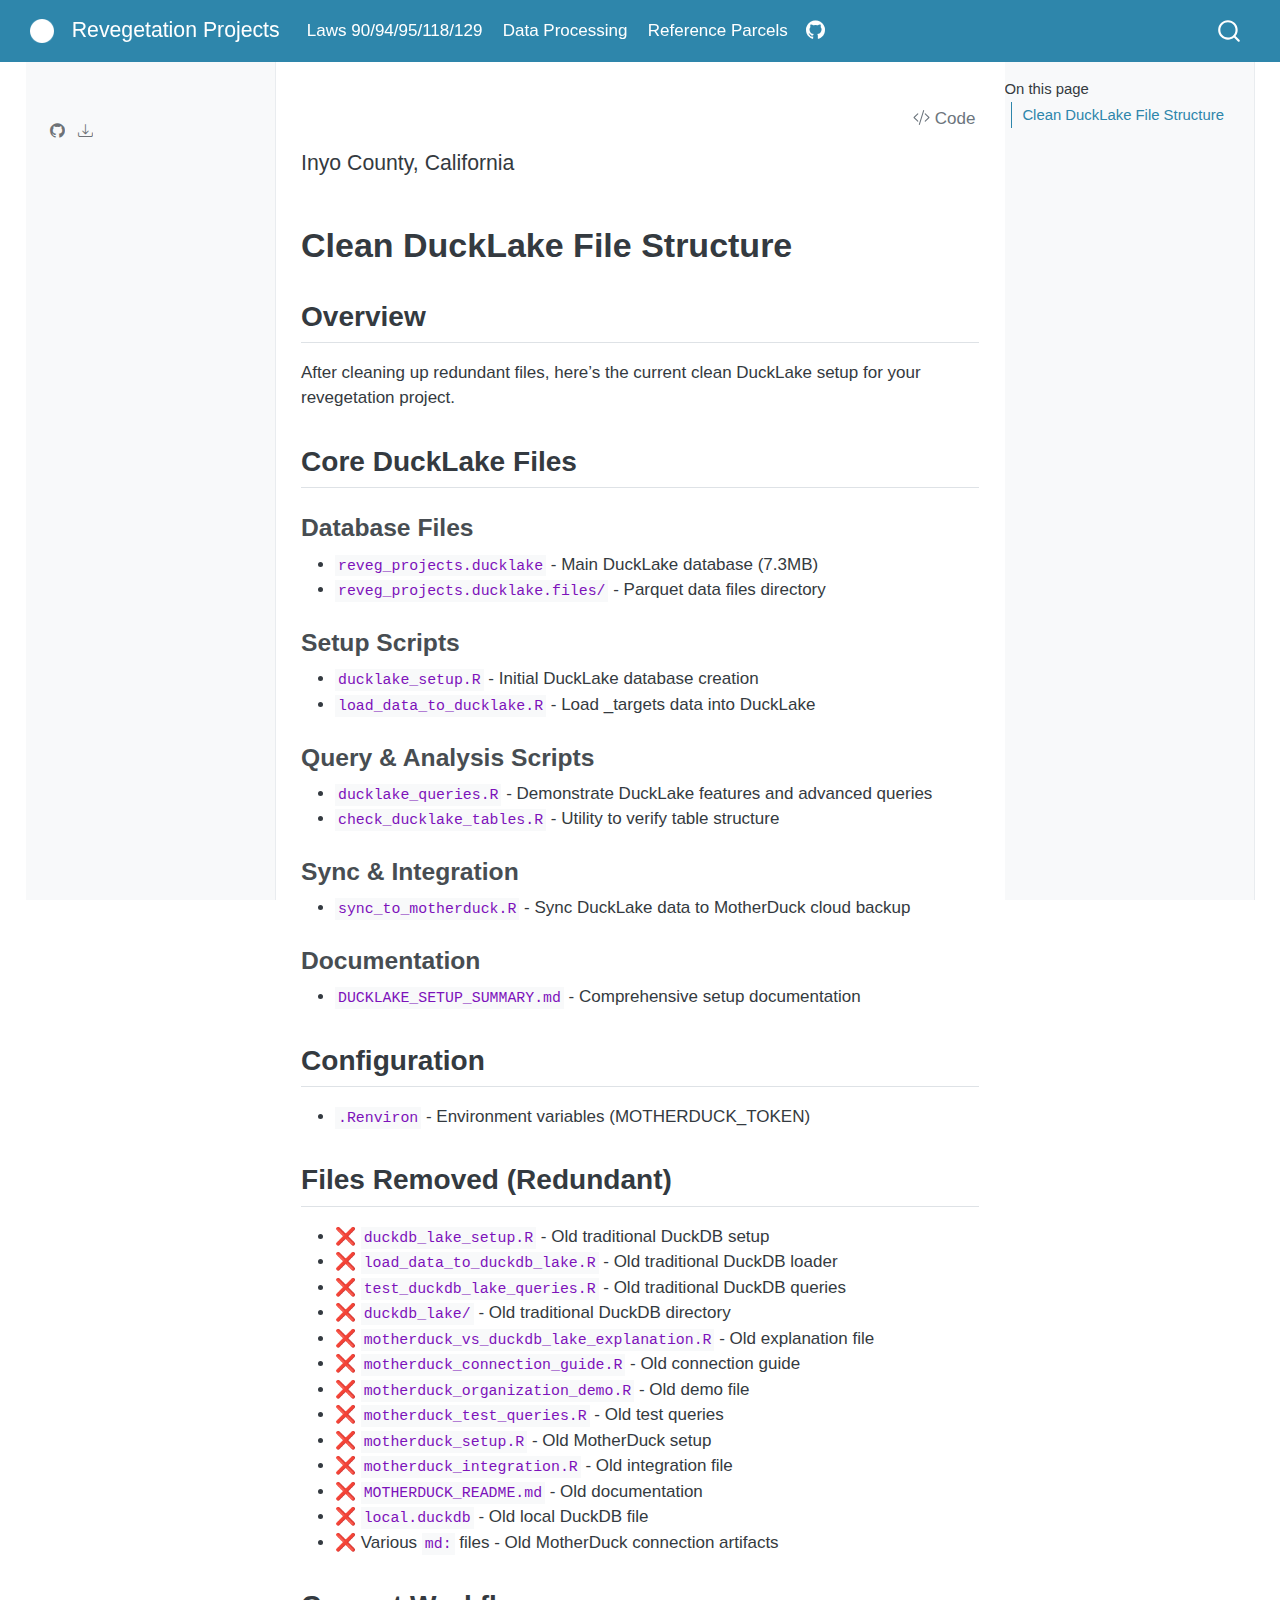
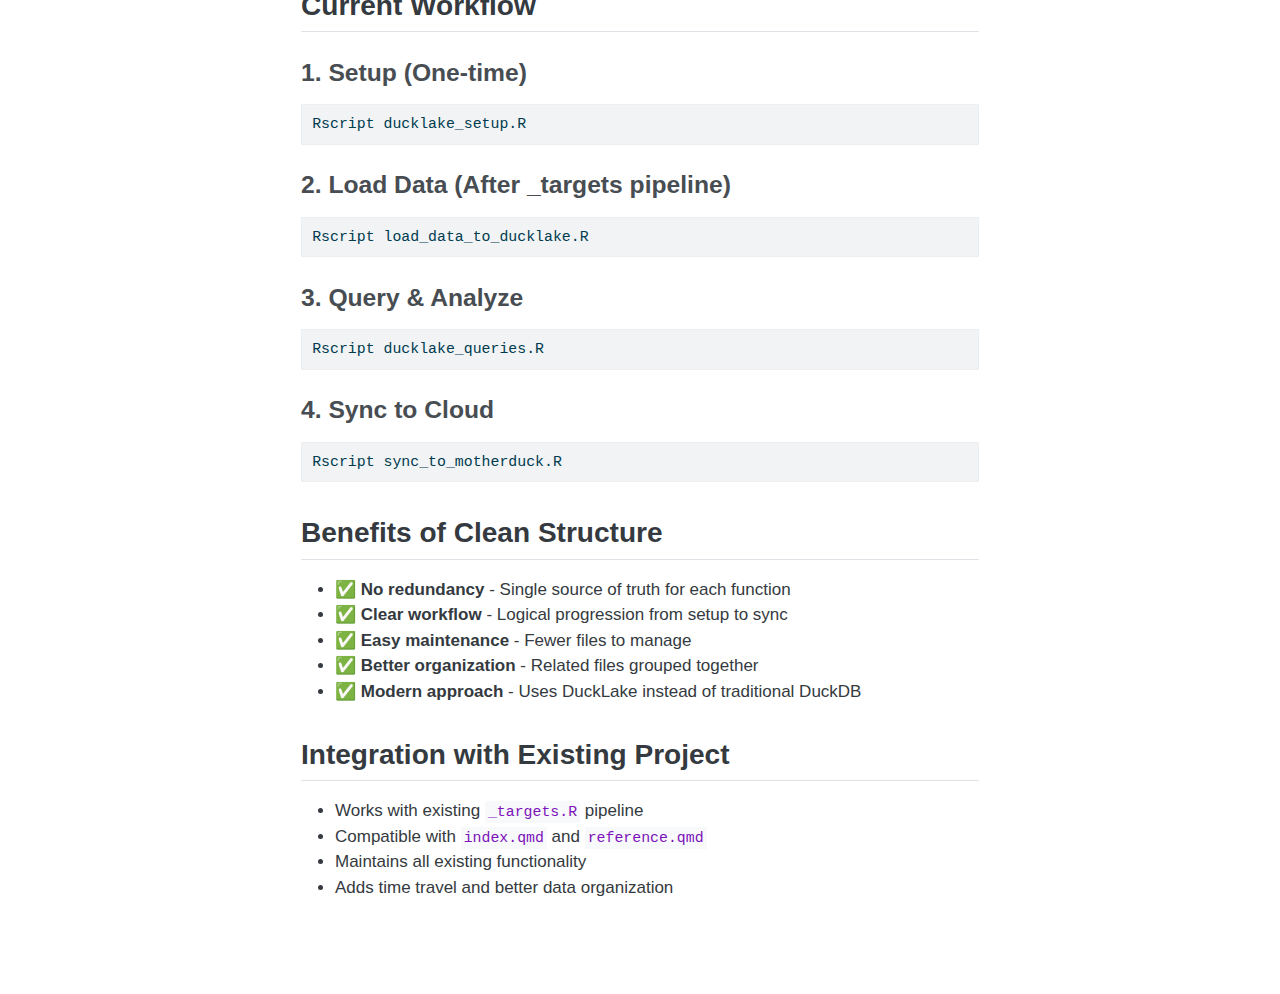
<file: docs/CLEAN_DUCKLAKE_FILES.html>
<!DOCTYPE html>
<html xmlns="http://www.w3.org/1999/xhtml" lang="en" xml:lang="en"><head>

<meta charset="utf-8">
<meta name="generator" content="quarto-1.7.33">

<meta name="viewport" content="width=device-width, initial-scale=1.0, user-scalable=yes">


<title>clean_ducklake_files – Revegetation Projects</title>
<style>
code{white-space: pre-wrap;}
span.smallcaps{font-variant: small-caps;}
div.columns{display: flex; gap: min(4vw, 1.5em);}
div.column{flex: auto; overflow-x: auto;}
div.hanging-indent{margin-left: 1.5em; text-indent: -1.5em;}
ul.task-list{list-style: none;}
ul.task-list li input[type="checkbox"] {
  width: 0.8em;
  margin: 0 0.8em 0.2em -1em; /* quarto-specific, see https://github.com/quarto-dev/quarto-cli/issues/4556 */ 
  vertical-align: middle;
}
/* CSS for syntax highlighting */
html { -webkit-text-size-adjust: 100%; }
pre > code.sourceCode { white-space: pre; position: relative; }
pre > code.sourceCode > span { display: inline-block; line-height: 1.25; }
pre > code.sourceCode > span:empty { height: 1.2em; }
.sourceCode { overflow: visible; }
code.sourceCode > span { color: inherit; text-decoration: inherit; }
div.sourceCode { margin: 1em 0; }
pre.sourceCode { margin: 0; }
@media screen {
div.sourceCode { overflow: auto; }
}
@media print {
pre > code.sourceCode { white-space: pre-wrap; }
pre > code.sourceCode > span { text-indent: -5em; padding-left: 5em; }
}
pre.numberSource code
  { counter-reset: source-line 0; }
pre.numberSource code > span
  { position: relative; left: -4em; counter-increment: source-line; }
pre.numberSource code > span > a:first-child::before
  { content: counter(source-line);
    position: relative; left: -1em; text-align: right; vertical-align: baseline;
    border: none; display: inline-block;
    -webkit-touch-callout: none; -webkit-user-select: none;
    -khtml-user-select: none; -moz-user-select: none;
    -ms-user-select: none; user-select: none;
    padding: 0 4px; width: 4em;
  }
pre.numberSource { margin-left: 3em;  padding-left: 4px; }
div.sourceCode
  {   }
@media screen {
pre > code.sourceCode > span > a:first-child::before { text-decoration: underline; }
}
</style>


<script src="site_libs/quarto-nav/quarto-nav.js"></script>
<script src="site_libs/quarto-nav/headroom.min.js"></script>
<script src="site_libs/clipboard/clipboard.min.js"></script>
<script src="site_libs/quarto-search/autocomplete.umd.js"></script>
<script src="site_libs/quarto-search/fuse.min.js"></script>
<script src="site_libs/quarto-search/quarto-search.js"></script>
<meta name="quarto:offset" content="./">
<script src="site_libs/quarto-html/quarto.js" type="module"></script>
<script src="site_libs/quarto-html/tabsets/tabsets.js" type="module"></script>
<script src="site_libs/quarto-html/popper.min.js"></script>
<script src="site_libs/quarto-html/tippy.umd.min.js"></script>
<script src="site_libs/quarto-html/anchor.min.js"></script>
<link href="site_libs/quarto-html/tippy.css" rel="stylesheet">
<link href="site_libs/quarto-html/quarto-syntax-highlighting-ea385d0e468b0dd5ea5bf0780b1290d9.css" rel="stylesheet" id="quarto-text-highlighting-styles">
<script src="site_libs/bootstrap/bootstrap.min.js"></script>
<link href="site_libs/bootstrap/bootstrap-icons.css" rel="stylesheet">
<link href="site_libs/bootstrap/bootstrap-5b79cb83d68c65beed7fa3f9c5de1739.min.css" rel="stylesheet" append-hash="true" id="quarto-bootstrap" data-mode="light">
<script id="quarto-search-options" type="application/json">{
  "location": "navbar",
  "copy-button": false,
  "collapse-after": 3,
  "panel-placement": "end",
  "type": "overlay",
  "limit": 50,
  "keyboard-shortcut": [
    "f",
    "/",
    "s"
  ],
  "show-item-context": false,
  "language": {
    "search-no-results-text": "No results",
    "search-matching-documents-text": "matching documents",
    "search-copy-link-title": "Copy link to search",
    "search-hide-matches-text": "Hide additional matches",
    "search-more-match-text": "more match in this document",
    "search-more-matches-text": "more matches in this document",
    "search-clear-button-title": "Clear",
    "search-text-placeholder": "",
    "search-detached-cancel-button-title": "Cancel",
    "search-submit-button-title": "Submit",
    "search-label": "Search"
  }
}</script>


<link rel="stylesheet" href="styles.css">
</head>

<body class="nav-sidebar floating nav-fixed quarto-light">

<div id="quarto-search-results"></div>
  <header id="quarto-header" class="headroom fixed-top">
    <nav class="navbar navbar-expand-lg " data-bs-theme="dark">
      <div class="navbar-container container-fluid">
      <div class="navbar-brand-container mx-auto">
    <a href="./index.html" class="navbar-brand navbar-brand-logo">
    <img src="./inyo_logo.png" alt="" class="navbar-logo">
    </a>
    <a class="navbar-brand" href="./index.html">
    <span class="navbar-title">Revegetation Projects</span>
    </a>
  </div>
            <div id="quarto-search" class="" title="Search"></div>
          <button class="navbar-toggler" type="button" data-bs-toggle="collapse" data-bs-target="#navbarCollapse" aria-controls="navbarCollapse" role="menu" aria-expanded="false" aria-label="Toggle navigation" onclick="if (window.quartoToggleHeadroom) { window.quartoToggleHeadroom(); }">
  <span class="navbar-toggler-icon"></span>
</button>
          <div class="collapse navbar-collapse" id="navbarCollapse">
            <ul class="navbar-nav navbar-nav-scroll me-auto">
  <li class="nav-item">
    <a class="nav-link" href="./index.html"> 
<span class="menu-text">Laws 90/94/95/118/129</span></a>
  </li>  
  <li class="nav-item">
    <a class="nav-link" href="./data_process.html"> 
<span class="menu-text">Data Processing</span></a>
  </li>  
  <li class="nav-item">
    <a class="nav-link" href="./reference.html"> 
<span class="menu-text">Reference Parcels</span></a>
  </li>  
  <li class="nav-item compact">
    <a class="nav-link active" href="https://github.com/inyo-gov/revegetation-projects" aria-current="page"> <i class="bi bi-github" role="img">
</i> 
<span class="menu-text"></span></a>
  </li>  
</ul>
          </div> <!-- /navcollapse -->
            <div class="quarto-navbar-tools">
</div>
      </div> <!-- /container-fluid -->
    </nav>
  <nav class="quarto-secondary-nav">
    <div class="container-fluid d-flex">
      <button type="button" class="quarto-btn-toggle btn" data-bs-toggle="collapse" role="button" data-bs-target=".quarto-sidebar-collapse-item" aria-controls="quarto-sidebar" aria-expanded="false" aria-label="Toggle sidebar navigation" onclick="if (window.quartoToggleHeadroom) { window.quartoToggleHeadroom(); }">
        <i class="bi bi-layout-text-sidebar-reverse"></i>
      </button>
        <nav class="quarto-page-breadcrumbs" aria-label="breadcrumb"><ol class="breadcrumb"></ol></nav>
        <a class="flex-grow-1" role="navigation" data-bs-toggle="collapse" data-bs-target=".quarto-sidebar-collapse-item" aria-controls="quarto-sidebar" aria-expanded="false" aria-label="Toggle sidebar navigation" onclick="if (window.quartoToggleHeadroom) { window.quartoToggleHeadroom(); }">      
        </a>
      <button type="button" class="btn quarto-search-button" aria-label="Search" onclick="window.quartoOpenSearch();">
        <i class="bi bi-search"></i>
      </button>
    </div>
  </nav>
</header>
<!-- content -->
<div id="quarto-content" class="quarto-container page-columns page-rows-contents page-layout-article page-navbar">
<!-- sidebar -->
  <nav id="quarto-sidebar" class="sidebar collapse collapse-horizontal quarto-sidebar-collapse-item sidebar-navigation floating overflow-auto">
        <div class="mt-2 flex-shrink-0 align-items-center">
        <div class="sidebar-search">
        <div id="quarto-search" class="" title="Search"></div>
        </div>
        </div>
        <div class="sidebar-tools-collapse">
    <a href="https://github.com/inyo-gov/revegetation-projects" title="" class="quarto-navigation-tool px-1" aria-label=""><i class="bi bi-github"></i></a>
    <a href="./data/processed/reference_parcel_summary.csv" title="Download Data" class="quarto-navigation-tool px-1" aria-label="Download Data"><i class="bi bi-download"></i></a>
</div>
</nav>
<div id="quarto-sidebar-glass" class="quarto-sidebar-collapse-item" data-bs-toggle="collapse" data-bs-target=".quarto-sidebar-collapse-item"></div>
<!-- margin-sidebar -->
    <div id="quarto-margin-sidebar" class="sidebar margin-sidebar">
        <nav id="TOC" role="doc-toc" class="toc-active">
    <h2 id="toc-title">On this page</h2>
   
  <ul>
  <li><a href="#clean-ducklake-file-structure" id="toc-clean-ducklake-file-structure" class="nav-link active" data-scroll-target="#clean-ducklake-file-structure">Clean DuckLake File Structure</a>
  <ul class="collapse">
  <li><a href="#overview" id="toc-overview" class="nav-link" data-scroll-target="#overview">Overview</a></li>
  <li><a href="#core-ducklake-files" id="toc-core-ducklake-files" class="nav-link" data-scroll-target="#core-ducklake-files">Core DuckLake Files</a>
  <ul class="collapse">
  <li><a href="#database-files" id="toc-database-files" class="nav-link" data-scroll-target="#database-files">Database Files</a></li>
  <li><a href="#setup-scripts" id="toc-setup-scripts" class="nav-link" data-scroll-target="#setup-scripts">Setup Scripts</a></li>
  <li><a href="#query-analysis-scripts" id="toc-query-analysis-scripts" class="nav-link" data-scroll-target="#query-analysis-scripts">Query &amp; Analysis Scripts</a></li>
  <li><a href="#sync-integration" id="toc-sync-integration" class="nav-link" data-scroll-target="#sync-integration">Sync &amp; Integration</a></li>
  <li><a href="#documentation" id="toc-documentation" class="nav-link" data-scroll-target="#documentation">Documentation</a></li>
  </ul></li>
  <li><a href="#configuration" id="toc-configuration" class="nav-link" data-scroll-target="#configuration">Configuration</a></li>
  <li><a href="#files-removed-redundant" id="toc-files-removed-redundant" class="nav-link" data-scroll-target="#files-removed-redundant">Files Removed (Redundant)</a></li>
  <li><a href="#current-workflow" id="toc-current-workflow" class="nav-link" data-scroll-target="#current-workflow">Current Workflow</a>
  <ul class="collapse">
  <li><a href="#setup-one-time" id="toc-setup-one-time" class="nav-link" data-scroll-target="#setup-one-time">1. Setup (One-time)</a></li>
  <li><a href="#load-data-after-_targets-pipeline" id="toc-load-data-after-_targets-pipeline" class="nav-link" data-scroll-target="#load-data-after-_targets-pipeline">2. Load Data (After _targets pipeline)</a></li>
  <li><a href="#query-analyze" id="toc-query-analyze" class="nav-link" data-scroll-target="#query-analyze">3. Query &amp; Analyze</a></li>
  <li><a href="#sync-to-cloud" id="toc-sync-to-cloud" class="nav-link" data-scroll-target="#sync-to-cloud">4. Sync to Cloud</a></li>
  </ul></li>
  <li><a href="#benefits-of-clean-structure" id="toc-benefits-of-clean-structure" class="nav-link" data-scroll-target="#benefits-of-clean-structure">Benefits of Clean Structure</a></li>
  <li><a href="#integration-with-existing-project" id="toc-integration-with-existing-project" class="nav-link" data-scroll-target="#integration-with-existing-project">Integration with Existing Project</a></li>
  </ul></li>
  </ul>
</nav>
    </div>
<!-- main -->
<main class="content" id="quarto-document-content"><div class="quarto-title-block"><div class="quarto-title-tools-only"><h1></h1><button type="button" class="btn code-tools-button" id="quarto-code-tools-source"><i class="bi"></i> Code</button></div></div>

<header id="title-block-header" class="quarto-title-block default">
<div class="quarto-title">
<p class="subtitle lead">Inyo County, California</p>
</div>



<div class="quarto-title-meta">

    
  
    
  </div>
  


</header>


<section id="clean-ducklake-file-structure" class="level1">
<h1>Clean DuckLake File Structure</h1>
<section id="overview" class="level2">
<h2 class="anchored" data-anchor-id="overview">Overview</h2>
<p>After cleaning up redundant files, here’s the current clean DuckLake setup for your revegetation project.</p>
</section>
<section id="core-ducklake-files" class="level2">
<h2 class="anchored" data-anchor-id="core-ducklake-files">Core DuckLake Files</h2>
<section id="database-files" class="level3">
<h3 class="anchored" data-anchor-id="database-files">Database Files</h3>
<ul>
<li><code>reveg_projects.ducklake</code> - Main DuckLake database (7.3MB)</li>
<li><code>reveg_projects.ducklake.files/</code> - Parquet data files directory</li>
</ul>
</section>
<section id="setup-scripts" class="level3">
<h3 class="anchored" data-anchor-id="setup-scripts">Setup Scripts</h3>
<ul>
<li><code>ducklake_setup.R</code> - Initial DuckLake database creation</li>
<li><code>load_data_to_ducklake.R</code> - Load _targets data into DuckLake</li>
</ul>
</section>
<section id="query-analysis-scripts" class="level3">
<h3 class="anchored" data-anchor-id="query-analysis-scripts">Query &amp; Analysis Scripts</h3>
<ul>
<li><code>ducklake_queries.R</code> - Demonstrate DuckLake features and advanced queries</li>
<li><code>check_ducklake_tables.R</code> - Utility to verify table structure</li>
</ul>
</section>
<section id="sync-integration" class="level3">
<h3 class="anchored" data-anchor-id="sync-integration">Sync &amp; Integration</h3>
<ul>
<li><code>sync_to_motherduck.R</code> - Sync DuckLake data to MotherDuck cloud backup</li>
</ul>
</section>
<section id="documentation" class="level3">
<h3 class="anchored" data-anchor-id="documentation">Documentation</h3>
<ul>
<li><code>DUCKLAKE_SETUP_SUMMARY.md</code> - Comprehensive setup documentation</li>
</ul>
</section>
</section>
<section id="configuration" class="level2">
<h2 class="anchored" data-anchor-id="configuration">Configuration</h2>
<ul>
<li><code>.Renviron</code> - Environment variables (MOTHERDUCK_TOKEN)</li>
</ul>
</section>
<section id="files-removed-redundant" class="level2">
<h2 class="anchored" data-anchor-id="files-removed-redundant">Files Removed (Redundant)</h2>
<ul>
<li>❌ <code>duckdb_lake_setup.R</code> - Old traditional DuckDB setup</li>
<li>❌ <code>load_data_to_duckdb_lake.R</code> - Old traditional DuckDB loader</li>
<li>❌ <code>test_duckdb_lake_queries.R</code> - Old traditional DuckDB queries</li>
<li>❌ <code>duckdb_lake/</code> - Old traditional DuckDB directory</li>
<li>❌ <code>motherduck_vs_duckdb_lake_explanation.R</code> - Old explanation file</li>
<li>❌ <code>motherduck_connection_guide.R</code> - Old connection guide</li>
<li>❌ <code>motherduck_organization_demo.R</code> - Old demo file</li>
<li>❌ <code>motherduck_test_queries.R</code> - Old test queries</li>
<li>❌ <code>motherduck_setup.R</code> - Old MotherDuck setup</li>
<li>❌ <code>motherduck_integration.R</code> - Old integration file</li>
<li>❌ <code>MOTHERDUCK_README.md</code> - Old documentation</li>
<li>❌ <code>local.duckdb</code> - Old local DuckDB file</li>
<li>❌ Various <code>md:</code> files - Old MotherDuck connection artifacts</li>
</ul>
</section>
<section id="current-workflow" class="level2">
<h2 class="anchored" data-anchor-id="current-workflow">Current Workflow</h2>
<section id="setup-one-time" class="level3">
<h3 class="anchored" data-anchor-id="setup-one-time">1. Setup (One-time)</h3>
<div class="sourceCode" id="cb1"><pre class="sourceCode bash code-with-copy"><code class="sourceCode bash"><span id="cb1-1"><a href="#cb1-1" aria-hidden="true" tabindex="-1"></a><span class="ex">Rscript</span> ducklake_setup.R</span></code><button title="Copy to Clipboard" class="code-copy-button"><i class="bi"></i></button></pre></div>
</section>
<section id="load-data-after-_targets-pipeline" class="level3">
<h3 class="anchored" data-anchor-id="load-data-after-_targets-pipeline">2. Load Data (After _targets pipeline)</h3>
<div class="sourceCode" id="cb2"><pre class="sourceCode bash code-with-copy"><code class="sourceCode bash"><span id="cb2-1"><a href="#cb2-1" aria-hidden="true" tabindex="-1"></a><span class="ex">Rscript</span> load_data_to_ducklake.R</span></code><button title="Copy to Clipboard" class="code-copy-button"><i class="bi"></i></button></pre></div>
</section>
<section id="query-analyze" class="level3">
<h3 class="anchored" data-anchor-id="query-analyze">3. Query &amp; Analyze</h3>
<div class="sourceCode" id="cb3"><pre class="sourceCode bash code-with-copy"><code class="sourceCode bash"><span id="cb3-1"><a href="#cb3-1" aria-hidden="true" tabindex="-1"></a><span class="ex">Rscript</span> ducklake_queries.R</span></code><button title="Copy to Clipboard" class="code-copy-button"><i class="bi"></i></button></pre></div>
</section>
<section id="sync-to-cloud" class="level3">
<h3 class="anchored" data-anchor-id="sync-to-cloud">4. Sync to Cloud</h3>
<div class="sourceCode" id="cb4"><pre class="sourceCode bash code-with-copy"><code class="sourceCode bash"><span id="cb4-1"><a href="#cb4-1" aria-hidden="true" tabindex="-1"></a><span class="ex">Rscript</span> sync_to_motherduck.R</span></code><button title="Copy to Clipboard" class="code-copy-button"><i class="bi"></i></button></pre></div>
</section>
</section>
<section id="benefits-of-clean-structure" class="level2">
<h2 class="anchored" data-anchor-id="benefits-of-clean-structure">Benefits of Clean Structure</h2>
<ul>
<li>✅ <strong>No redundancy</strong> - Single source of truth for each function</li>
<li>✅ <strong>Clear workflow</strong> - Logical progression from setup to sync</li>
<li>✅ <strong>Easy maintenance</strong> - Fewer files to manage</li>
<li>✅ <strong>Better organization</strong> - Related files grouped together</li>
<li>✅ <strong>Modern approach</strong> - Uses DuckLake instead of traditional DuckDB</li>
</ul>
</section>
<section id="integration-with-existing-project" class="level2">
<h2 class="anchored" data-anchor-id="integration-with-existing-project">Integration with Existing Project</h2>
<ul>
<li>Works with existing <code>_targets.R</code> pipeline</li>
<li>Compatible with <code>index.qmd</code> and <code>reference.qmd</code></li>
<li>Maintains all existing functionality</li>
<li>Adds time travel and better data organization</li>
</ul>


<!-- -->

</section>
</section>

</main> <!-- /main -->
<script id="quarto-html-after-body" type="application/javascript">
  window.document.addEventListener("DOMContentLoaded", function (event) {
    const icon = "";
    const anchorJS = new window.AnchorJS();
    anchorJS.options = {
      placement: 'right',
      icon: icon
    };
    anchorJS.add('.anchored');
    const isCodeAnnotation = (el) => {
      for (const clz of el.classList) {
        if (clz.startsWith('code-annotation-')) {                     
          return true;
        }
      }
      return false;
    }
    const onCopySuccess = function(e) {
      // button target
      const button = e.trigger;
      // don't keep focus
      button.blur();
      // flash "checked"
      button.classList.add('code-copy-button-checked');
      var currentTitle = button.getAttribute("title");
      button.setAttribute("title", "Copied!");
      let tooltip;
      if (window.bootstrap) {
        button.setAttribute("data-bs-toggle", "tooltip");
        button.setAttribute("data-bs-placement", "left");
        button.setAttribute("data-bs-title", "Copied!");
        tooltip = new bootstrap.Tooltip(button, 
          { trigger: "manual", 
            customClass: "code-copy-button-tooltip",
            offset: [0, -8]});
        tooltip.show();    
      }
      setTimeout(function() {
        if (tooltip) {
          tooltip.hide();
          button.removeAttribute("data-bs-title");
          button.removeAttribute("data-bs-toggle");
          button.removeAttribute("data-bs-placement");
        }
        button.setAttribute("title", currentTitle);
        button.classList.remove('code-copy-button-checked');
      }, 1000);
      // clear code selection
      e.clearSelection();
    }
    const getTextToCopy = function(trigger) {
        const codeEl = trigger.previousElementSibling.cloneNode(true);
        for (const childEl of codeEl.children) {
          if (isCodeAnnotation(childEl)) {
            childEl.remove();
          }
        }
        return codeEl.innerText;
    }
    const clipboard = new window.ClipboardJS('.code-copy-button:not([data-in-quarto-modal])', {
      text: getTextToCopy
    });
    clipboard.on('success', onCopySuccess);
    if (window.document.getElementById('quarto-embedded-source-code-modal')) {
      const clipboardModal = new window.ClipboardJS('.code-copy-button[data-in-quarto-modal]', {
        text: getTextToCopy,
        container: window.document.getElementById('quarto-embedded-source-code-modal')
      });
      clipboardModal.on('success', onCopySuccess);
    }
    const viewSource = window.document.getElementById('quarto-view-source') ||
                       window.document.getElementById('quarto-code-tools-source');
    if (viewSource) {
      const sourceUrl = viewSource.getAttribute("data-quarto-source-url");
      viewSource.addEventListener("click", function(e) {
        if (sourceUrl) {
          // rstudio viewer pane
          if (/\bcapabilities=\b/.test(window.location)) {
            window.open(sourceUrl);
          } else {
            window.location.href = sourceUrl;
          }
        } else {
          const modal = new bootstrap.Modal(document.getElementById('quarto-embedded-source-code-modal'));
          modal.show();
        }
        return false;
      });
    }
    function toggleCodeHandler(show) {
      return function(e) {
        const detailsSrc = window.document.querySelectorAll(".cell > details > .sourceCode");
        for (let i=0; i<detailsSrc.length; i++) {
          const details = detailsSrc[i].parentElement;
          if (show) {
            details.open = true;
          } else {
            details.removeAttribute("open");
          }
        }
        const cellCodeDivs = window.document.querySelectorAll(".cell > .sourceCode");
        const fromCls = show ? "hidden" : "unhidden";
        const toCls = show ? "unhidden" : "hidden";
        for (let i=0; i<cellCodeDivs.length; i++) {
          const codeDiv = cellCodeDivs[i];
          if (codeDiv.classList.contains(fromCls)) {
            codeDiv.classList.remove(fromCls);
            codeDiv.classList.add(toCls);
          } 
        }
        return false;
      }
    }
    const hideAllCode = window.document.getElementById("quarto-hide-all-code");
    if (hideAllCode) {
      hideAllCode.addEventListener("click", toggleCodeHandler(false));
    }
    const showAllCode = window.document.getElementById("quarto-show-all-code");
    if (showAllCode) {
      showAllCode.addEventListener("click", toggleCodeHandler(true));
    }
      var localhostRegex = new RegExp(/^(?:http|https):\/\/localhost\:?[0-9]*\//);
      var mailtoRegex = new RegExp(/^mailto:/);
        var filterRegex = new RegExp('/' + window.location.host + '/');
      var isInternal = (href) => {
          return filterRegex.test(href) || localhostRegex.test(href) || mailtoRegex.test(href);
      }
      // Inspect non-navigation links and adorn them if external
     var links = window.document.querySelectorAll('a[href]:not(.nav-link):not(.navbar-brand):not(.toc-action):not(.sidebar-link):not(.sidebar-item-toggle):not(.pagination-link):not(.no-external):not([aria-hidden]):not(.dropdown-item):not(.quarto-navigation-tool):not(.about-link)');
      for (var i=0; i<links.length; i++) {
        const link = links[i];
        if (!isInternal(link.href)) {
          // undo the damage that might have been done by quarto-nav.js in the case of
          // links that we want to consider external
          if (link.dataset.originalHref !== undefined) {
            link.href = link.dataset.originalHref;
          }
        }
      }
    function tippyHover(el, contentFn, onTriggerFn, onUntriggerFn) {
      const config = {
        allowHTML: true,
        maxWidth: 500,
        delay: 100,
        arrow: false,
        appendTo: function(el) {
            return el.parentElement;
        },
        interactive: true,
        interactiveBorder: 10,
        theme: 'quarto',
        placement: 'bottom-start',
      };
      if (contentFn) {
        config.content = contentFn;
      }
      if (onTriggerFn) {
        config.onTrigger = onTriggerFn;
      }
      if (onUntriggerFn) {
        config.onUntrigger = onUntriggerFn;
      }
      window.tippy(el, config); 
    }
    const noterefs = window.document.querySelectorAll('a[role="doc-noteref"]');
    for (var i=0; i<noterefs.length; i++) {
      const ref = noterefs[i];
      tippyHover(ref, function() {
        // use id or data attribute instead here
        let href = ref.getAttribute('data-footnote-href') || ref.getAttribute('href');
        try { href = new URL(href).hash; } catch {}
        const id = href.replace(/^#\/?/, "");
        const note = window.document.getElementById(id);
        if (note) {
          return note.innerHTML;
        } else {
          return "";
        }
      });
    }
    const xrefs = window.document.querySelectorAll('a.quarto-xref');
    const processXRef = (id, note) => {
      // Strip column container classes
      const stripColumnClz = (el) => {
        el.classList.remove("page-full", "page-columns");
        if (el.children) {
          for (const child of el.children) {
            stripColumnClz(child);
          }
        }
      }
      stripColumnClz(note)
      if (id === null || id.startsWith('sec-')) {
        // Special case sections, only their first couple elements
        const container = document.createElement("div");
        if (note.children && note.children.length > 2) {
          container.appendChild(note.children[0].cloneNode(true));
          for (let i = 1; i < note.children.length; i++) {
            const child = note.children[i];
            if (child.tagName === "P" && child.innerText === "") {
              continue;
            } else {
              container.appendChild(child.cloneNode(true));
              break;
            }
          }
          if (window.Quarto?.typesetMath) {
            window.Quarto.typesetMath(container);
          }
          return container.innerHTML
        } else {
          if (window.Quarto?.typesetMath) {
            window.Quarto.typesetMath(note);
          }
          return note.innerHTML;
        }
      } else {
        // Remove any anchor links if they are present
        const anchorLink = note.querySelector('a.anchorjs-link');
        if (anchorLink) {
          anchorLink.remove();
        }
        if (window.Quarto?.typesetMath) {
          window.Quarto.typesetMath(note);
        }
        if (note.classList.contains("callout")) {
          return note.outerHTML;
        } else {
          return note.innerHTML;
        }
      }
    }
    for (var i=0; i<xrefs.length; i++) {
      const xref = xrefs[i];
      tippyHover(xref, undefined, function(instance) {
        instance.disable();
        let url = xref.getAttribute('href');
        let hash = undefined; 
        if (url.startsWith('#')) {
          hash = url;
        } else {
          try { hash = new URL(url).hash; } catch {}
        }
        if (hash) {
          const id = hash.replace(/^#\/?/, "");
          const note = window.document.getElementById(id);
          if (note !== null) {
            try {
              const html = processXRef(id, note.cloneNode(true));
              instance.setContent(html);
            } finally {
              instance.enable();
              instance.show();
            }
          } else {
            // See if we can fetch this
            fetch(url.split('#')[0])
            .then(res => res.text())
            .then(html => {
              const parser = new DOMParser();
              const htmlDoc = parser.parseFromString(html, "text/html");
              const note = htmlDoc.getElementById(id);
              if (note !== null) {
                const html = processXRef(id, note);
                instance.setContent(html);
              } 
            }).finally(() => {
              instance.enable();
              instance.show();
            });
          }
        } else {
          // See if we can fetch a full url (with no hash to target)
          // This is a special case and we should probably do some content thinning / targeting
          fetch(url)
          .then(res => res.text())
          .then(html => {
            const parser = new DOMParser();
            const htmlDoc = parser.parseFromString(html, "text/html");
            const note = htmlDoc.querySelector('main.content');
            if (note !== null) {
              // This should only happen for chapter cross references
              // (since there is no id in the URL)
              // remove the first header
              if (note.children.length > 0 && note.children[0].tagName === "HEADER") {
                note.children[0].remove();
              }
              const html = processXRef(null, note);
              instance.setContent(html);
            } 
          }).finally(() => {
            instance.enable();
            instance.show();
          });
        }
      }, function(instance) {
      });
    }
        let selectedAnnoteEl;
        const selectorForAnnotation = ( cell, annotation) => {
          let cellAttr = 'data-code-cell="' + cell + '"';
          let lineAttr = 'data-code-annotation="' +  annotation + '"';
          const selector = 'span[' + cellAttr + '][' + lineAttr + ']';
          return selector;
        }
        const selectCodeLines = (annoteEl) => {
          const doc = window.document;
          const targetCell = annoteEl.getAttribute("data-target-cell");
          const targetAnnotation = annoteEl.getAttribute("data-target-annotation");
          const annoteSpan = window.document.querySelector(selectorForAnnotation(targetCell, targetAnnotation));
          const lines = annoteSpan.getAttribute("data-code-lines").split(",");
          const lineIds = lines.map((line) => {
            return targetCell + "-" + line;
          })
          let top = null;
          let height = null;
          let parent = null;
          if (lineIds.length > 0) {
              //compute the position of the single el (top and bottom and make a div)
              const el = window.document.getElementById(lineIds[0]);
              top = el.offsetTop;
              height = el.offsetHeight;
              parent = el.parentElement.parentElement;
            if (lineIds.length > 1) {
              const lastEl = window.document.getElementById(lineIds[lineIds.length - 1]);
              const bottom = lastEl.offsetTop + lastEl.offsetHeight;
              height = bottom - top;
            }
            if (top !== null && height !== null && parent !== null) {
              // cook up a div (if necessary) and position it 
              let div = window.document.getElementById("code-annotation-line-highlight");
              if (div === null) {
                div = window.document.createElement("div");
                div.setAttribute("id", "code-annotation-line-highlight");
                div.style.position = 'absolute';
                parent.appendChild(div);
              }
              div.style.top = top - 2 + "px";
              div.style.height = height + 4 + "px";
              div.style.left = 0;
              let gutterDiv = window.document.getElementById("code-annotation-line-highlight-gutter");
              if (gutterDiv === null) {
                gutterDiv = window.document.createElement("div");
                gutterDiv.setAttribute("id", "code-annotation-line-highlight-gutter");
                gutterDiv.style.position = 'absolute';
                const codeCell = window.document.getElementById(targetCell);
                const gutter = codeCell.querySelector('.code-annotation-gutter');
                gutter.appendChild(gutterDiv);
              }
              gutterDiv.style.top = top - 2 + "px";
              gutterDiv.style.height = height + 4 + "px";
            }
            selectedAnnoteEl = annoteEl;
          }
        };
        const unselectCodeLines = () => {
          const elementsIds = ["code-annotation-line-highlight", "code-annotation-line-highlight-gutter"];
          elementsIds.forEach((elId) => {
            const div = window.document.getElementById(elId);
            if (div) {
              div.remove();
            }
          });
          selectedAnnoteEl = undefined;
        };
          // Handle positioning of the toggle
      window.addEventListener(
        "resize",
        throttle(() => {
          elRect = undefined;
          if (selectedAnnoteEl) {
            selectCodeLines(selectedAnnoteEl);
          }
        }, 10)
      );
      function throttle(fn, ms) {
      let throttle = false;
      let timer;
        return (...args) => {
          if(!throttle) { // first call gets through
              fn.apply(this, args);
              throttle = true;
          } else { // all the others get throttled
              if(timer) clearTimeout(timer); // cancel #2
              timer = setTimeout(() => {
                fn.apply(this, args);
                timer = throttle = false;
              }, ms);
          }
        };
      }
        // Attach click handler to the DT
        const annoteDls = window.document.querySelectorAll('dt[data-target-cell]');
        for (const annoteDlNode of annoteDls) {
          annoteDlNode.addEventListener('click', (event) => {
            const clickedEl = event.target;
            if (clickedEl !== selectedAnnoteEl) {
              unselectCodeLines();
              const activeEl = window.document.querySelector('dt[data-target-cell].code-annotation-active');
              if (activeEl) {
                activeEl.classList.remove('code-annotation-active');
              }
              selectCodeLines(clickedEl);
              clickedEl.classList.add('code-annotation-active');
            } else {
              // Unselect the line
              unselectCodeLines();
              clickedEl.classList.remove('code-annotation-active');
            }
          });
        }
    const findCites = (el) => {
      const parentEl = el.parentElement;
      if (parentEl) {
        const cites = parentEl.dataset.cites;
        if (cites) {
          return {
            el,
            cites: cites.split(' ')
          };
        } else {
          return findCites(el.parentElement)
        }
      } else {
        return undefined;
      }
    };
    var bibliorefs = window.document.querySelectorAll('a[role="doc-biblioref"]');
    for (var i=0; i<bibliorefs.length; i++) {
      const ref = bibliorefs[i];
      const citeInfo = findCites(ref);
      if (citeInfo) {
        tippyHover(citeInfo.el, function() {
          var popup = window.document.createElement('div');
          citeInfo.cites.forEach(function(cite) {
            var citeDiv = window.document.createElement('div');
            citeDiv.classList.add('hanging-indent');
            citeDiv.classList.add('csl-entry');
            var biblioDiv = window.document.getElementById('ref-' + cite);
            if (biblioDiv) {
              citeDiv.innerHTML = biblioDiv.innerHTML;
            }
            popup.appendChild(citeDiv);
          });
          return popup.innerHTML;
        });
      }
    }
  });
  </script><div class="modal fade" id="quarto-embedded-source-code-modal" tabindex="-1" aria-labelledby="quarto-embedded-source-code-modal-label" aria-hidden="true"><div class="modal-dialog modal-dialog-scrollable"><div class="modal-content"><div class="modal-header"><h5 class="modal-title" id="quarto-embedded-source-code-modal-label">Source Code</h5><button class="btn-close" data-bs-dismiss="modal"></button></div><div class="modal-body"><div class="">
<div class="sourceCode" id="cb5" data-shortcodes="false"><pre class="sourceCode markdown code-with-copy"><code class="sourceCode markdown"><span id="cb5-1"><a href="#cb5-1" aria-hidden="true" tabindex="-1"></a><span class="fu"># Clean DuckLake File Structure</span></span>
<span id="cb5-2"><a href="#cb5-2" aria-hidden="true" tabindex="-1"></a></span>
<span id="cb5-3"><a href="#cb5-3" aria-hidden="true" tabindex="-1"></a><span class="fu">## Overview</span></span>
<span id="cb5-4"><a href="#cb5-4" aria-hidden="true" tabindex="-1"></a>After cleaning up redundant files, here's the current clean DuckLake setup for your revegetation project.</span>
<span id="cb5-5"><a href="#cb5-5" aria-hidden="true" tabindex="-1"></a></span>
<span id="cb5-6"><a href="#cb5-6" aria-hidden="true" tabindex="-1"></a><span class="fu">## Core DuckLake Files</span></span>
<span id="cb5-7"><a href="#cb5-7" aria-hidden="true" tabindex="-1"></a></span>
<span id="cb5-8"><a href="#cb5-8" aria-hidden="true" tabindex="-1"></a><span class="fu">### Database Files</span></span>
<span id="cb5-9"><a href="#cb5-9" aria-hidden="true" tabindex="-1"></a><span class="ss">- </span><span class="in">`reveg_projects.ducklake`</span> - Main DuckLake database (7.3MB)</span>
<span id="cb5-10"><a href="#cb5-10" aria-hidden="true" tabindex="-1"></a><span class="ss">- </span><span class="in">`reveg_projects.ducklake.files/`</span> - Parquet data files directory</span>
<span id="cb5-11"><a href="#cb5-11" aria-hidden="true" tabindex="-1"></a></span>
<span id="cb5-12"><a href="#cb5-12" aria-hidden="true" tabindex="-1"></a><span class="fu">### Setup Scripts</span></span>
<span id="cb5-13"><a href="#cb5-13" aria-hidden="true" tabindex="-1"></a><span class="ss">- </span><span class="in">`ducklake_setup.R`</span> - Initial DuckLake database creation</span>
<span id="cb5-14"><a href="#cb5-14" aria-hidden="true" tabindex="-1"></a><span class="ss">- </span><span class="in">`load_data_to_ducklake.R`</span> - Load _targets data into DuckLake</span>
<span id="cb5-15"><a href="#cb5-15" aria-hidden="true" tabindex="-1"></a></span>
<span id="cb5-16"><a href="#cb5-16" aria-hidden="true" tabindex="-1"></a><span class="fu">### Query &amp; Analysis Scripts</span></span>
<span id="cb5-17"><a href="#cb5-17" aria-hidden="true" tabindex="-1"></a><span class="ss">- </span><span class="in">`ducklake_queries.R`</span> - Demonstrate DuckLake features and advanced queries</span>
<span id="cb5-18"><a href="#cb5-18" aria-hidden="true" tabindex="-1"></a><span class="ss">- </span><span class="in">`check_ducklake_tables.R`</span> - Utility to verify table structure</span>
<span id="cb5-19"><a href="#cb5-19" aria-hidden="true" tabindex="-1"></a></span>
<span id="cb5-20"><a href="#cb5-20" aria-hidden="true" tabindex="-1"></a><span class="fu">### Sync &amp; Integration</span></span>
<span id="cb5-21"><a href="#cb5-21" aria-hidden="true" tabindex="-1"></a><span class="ss">- </span><span class="in">`sync_to_motherduck.R`</span> - Sync DuckLake data to MotherDuck cloud backup</span>
<span id="cb5-22"><a href="#cb5-22" aria-hidden="true" tabindex="-1"></a></span>
<span id="cb5-23"><a href="#cb5-23" aria-hidden="true" tabindex="-1"></a><span class="fu">### Documentation</span></span>
<span id="cb5-24"><a href="#cb5-24" aria-hidden="true" tabindex="-1"></a><span class="ss">- </span><span class="in">`DUCKLAKE_SETUP_SUMMARY.md`</span> - Comprehensive setup documentation</span>
<span id="cb5-25"><a href="#cb5-25" aria-hidden="true" tabindex="-1"></a></span>
<span id="cb5-26"><a href="#cb5-26" aria-hidden="true" tabindex="-1"></a><span class="fu">## Configuration</span></span>
<span id="cb5-27"><a href="#cb5-27" aria-hidden="true" tabindex="-1"></a><span class="ss">- </span><span class="in">`.Renviron`</span> - Environment variables (MOTHERDUCK_TOKEN)</span>
<span id="cb5-28"><a href="#cb5-28" aria-hidden="true" tabindex="-1"></a></span>
<span id="cb5-29"><a href="#cb5-29" aria-hidden="true" tabindex="-1"></a><span class="fu">## Files Removed (Redundant)</span></span>
<span id="cb5-30"><a href="#cb5-30" aria-hidden="true" tabindex="-1"></a><span class="ss">- </span>❌ <span class="in">`duckdb_lake_setup.R`</span> - Old traditional DuckDB setup</span>
<span id="cb5-31"><a href="#cb5-31" aria-hidden="true" tabindex="-1"></a><span class="ss">- </span>❌ <span class="in">`load_data_to_duckdb_lake.R`</span> - Old traditional DuckDB loader</span>
<span id="cb5-32"><a href="#cb5-32" aria-hidden="true" tabindex="-1"></a><span class="ss">- </span>❌ <span class="in">`test_duckdb_lake_queries.R`</span> - Old traditional DuckDB queries</span>
<span id="cb5-33"><a href="#cb5-33" aria-hidden="true" tabindex="-1"></a><span class="ss">- </span>❌ <span class="in">`duckdb_lake/`</span> - Old traditional DuckDB directory</span>
<span id="cb5-34"><a href="#cb5-34" aria-hidden="true" tabindex="-1"></a><span class="ss">- </span>❌ <span class="in">`motherduck_vs_duckdb_lake_explanation.R`</span> - Old explanation file</span>
<span id="cb5-35"><a href="#cb5-35" aria-hidden="true" tabindex="-1"></a><span class="ss">- </span>❌ <span class="in">`motherduck_connection_guide.R`</span> - Old connection guide</span>
<span id="cb5-36"><a href="#cb5-36" aria-hidden="true" tabindex="-1"></a><span class="ss">- </span>❌ <span class="in">`motherduck_organization_demo.R`</span> - Old demo file</span>
<span id="cb5-37"><a href="#cb5-37" aria-hidden="true" tabindex="-1"></a><span class="ss">- </span>❌ <span class="in">`motherduck_test_queries.R`</span> - Old test queries</span>
<span id="cb5-38"><a href="#cb5-38" aria-hidden="true" tabindex="-1"></a><span class="ss">- </span>❌ <span class="in">`motherduck_setup.R`</span> - Old MotherDuck setup</span>
<span id="cb5-39"><a href="#cb5-39" aria-hidden="true" tabindex="-1"></a><span class="ss">- </span>❌ <span class="in">`motherduck_integration.R`</span> - Old integration file</span>
<span id="cb5-40"><a href="#cb5-40" aria-hidden="true" tabindex="-1"></a><span class="ss">- </span>❌ <span class="in">`MOTHERDUCK_README.md`</span> - Old documentation</span>
<span id="cb5-41"><a href="#cb5-41" aria-hidden="true" tabindex="-1"></a><span class="ss">- </span>❌ <span class="in">`local.duckdb`</span> - Old local DuckDB file</span>
<span id="cb5-42"><a href="#cb5-42" aria-hidden="true" tabindex="-1"></a><span class="ss">- </span>❌ Various <span class="in">`md:`</span> files - Old MotherDuck connection artifacts</span>
<span id="cb5-43"><a href="#cb5-43" aria-hidden="true" tabindex="-1"></a></span>
<span id="cb5-44"><a href="#cb5-44" aria-hidden="true" tabindex="-1"></a><span class="fu">## Current Workflow</span></span>
<span id="cb5-45"><a href="#cb5-45" aria-hidden="true" tabindex="-1"></a></span>
<span id="cb5-46"><a href="#cb5-46" aria-hidden="true" tabindex="-1"></a><span class="fu">### 1. Setup (One-time)</span></span>
<span id="cb5-47"><a href="#cb5-47" aria-hidden="true" tabindex="-1"></a><span class="in">```bash</span></span>
<span id="cb5-48"><a href="#cb5-48" aria-hidden="true" tabindex="-1"></a><span class="ex">Rscript</span> ducklake_setup.R</span>
<span id="cb5-49"><a href="#cb5-49" aria-hidden="true" tabindex="-1"></a><span class="in">```</span></span>
<span id="cb5-50"><a href="#cb5-50" aria-hidden="true" tabindex="-1"></a></span>
<span id="cb5-51"><a href="#cb5-51" aria-hidden="true" tabindex="-1"></a><span class="fu">### 2. Load Data (After _targets pipeline)</span></span>
<span id="cb5-52"><a href="#cb5-52" aria-hidden="true" tabindex="-1"></a><span class="in">```bash</span></span>
<span id="cb5-53"><a href="#cb5-53" aria-hidden="true" tabindex="-1"></a><span class="ex">Rscript</span> load_data_to_ducklake.R</span>
<span id="cb5-54"><a href="#cb5-54" aria-hidden="true" tabindex="-1"></a><span class="in">```</span></span>
<span id="cb5-55"><a href="#cb5-55" aria-hidden="true" tabindex="-1"></a></span>
<span id="cb5-56"><a href="#cb5-56" aria-hidden="true" tabindex="-1"></a><span class="fu">### 3. Query &amp; Analyze</span></span>
<span id="cb5-57"><a href="#cb5-57" aria-hidden="true" tabindex="-1"></a><span class="in">```bash</span></span>
<span id="cb5-58"><a href="#cb5-58" aria-hidden="true" tabindex="-1"></a><span class="ex">Rscript</span> ducklake_queries.R</span>
<span id="cb5-59"><a href="#cb5-59" aria-hidden="true" tabindex="-1"></a><span class="in">```</span></span>
<span id="cb5-60"><a href="#cb5-60" aria-hidden="true" tabindex="-1"></a></span>
<span id="cb5-61"><a href="#cb5-61" aria-hidden="true" tabindex="-1"></a><span class="fu">### 4. Sync to Cloud</span></span>
<span id="cb5-62"><a href="#cb5-62" aria-hidden="true" tabindex="-1"></a><span class="in">```bash</span></span>
<span id="cb5-63"><a href="#cb5-63" aria-hidden="true" tabindex="-1"></a><span class="ex">Rscript</span> sync_to_motherduck.R</span>
<span id="cb5-64"><a href="#cb5-64" aria-hidden="true" tabindex="-1"></a><span class="in">```</span></span>
<span id="cb5-65"><a href="#cb5-65" aria-hidden="true" tabindex="-1"></a></span>
<span id="cb5-66"><a href="#cb5-66" aria-hidden="true" tabindex="-1"></a><span class="fu">## Benefits of Clean Structure</span></span>
<span id="cb5-67"><a href="#cb5-67" aria-hidden="true" tabindex="-1"></a><span class="ss">- </span>✅ **No redundancy** - Single source of truth for each function</span>
<span id="cb5-68"><a href="#cb5-68" aria-hidden="true" tabindex="-1"></a><span class="ss">- </span>✅ **Clear workflow** - Logical progression from setup to sync</span>
<span id="cb5-69"><a href="#cb5-69" aria-hidden="true" tabindex="-1"></a><span class="ss">- </span>✅ **Easy maintenance** - Fewer files to manage</span>
<span id="cb5-70"><a href="#cb5-70" aria-hidden="true" tabindex="-1"></a><span class="ss">- </span>✅ **Better organization** - Related files grouped together</span>
<span id="cb5-71"><a href="#cb5-71" aria-hidden="true" tabindex="-1"></a><span class="ss">- </span>✅ **Modern approach** - Uses DuckLake instead of traditional DuckDB</span>
<span id="cb5-72"><a href="#cb5-72" aria-hidden="true" tabindex="-1"></a></span>
<span id="cb5-73"><a href="#cb5-73" aria-hidden="true" tabindex="-1"></a><span class="fu">## Integration with Existing Project</span></span>
<span id="cb5-74"><a href="#cb5-74" aria-hidden="true" tabindex="-1"></a><span class="ss">- </span>Works with existing <span class="in">`_targets.R`</span> pipeline</span>
<span id="cb5-75"><a href="#cb5-75" aria-hidden="true" tabindex="-1"></a><span class="ss">- </span>Compatible with <span class="in">`index.qmd`</span> and <span class="in">`reference.qmd`</span></span>
<span id="cb5-76"><a href="#cb5-76" aria-hidden="true" tabindex="-1"></a><span class="ss">- </span>Maintains all existing functionality</span>
<span id="cb5-77"><a href="#cb5-77" aria-hidden="true" tabindex="-1"></a><span class="ss">- </span>Adds time travel and better data organization</span></code><button title="Copy to Clipboard" class="code-copy-button" data-in-quarto-modal=""><i class="bi"></i></button></pre></div>
</div></div></div></div></div>
</div> <!-- /content -->




</body></html>
</file>
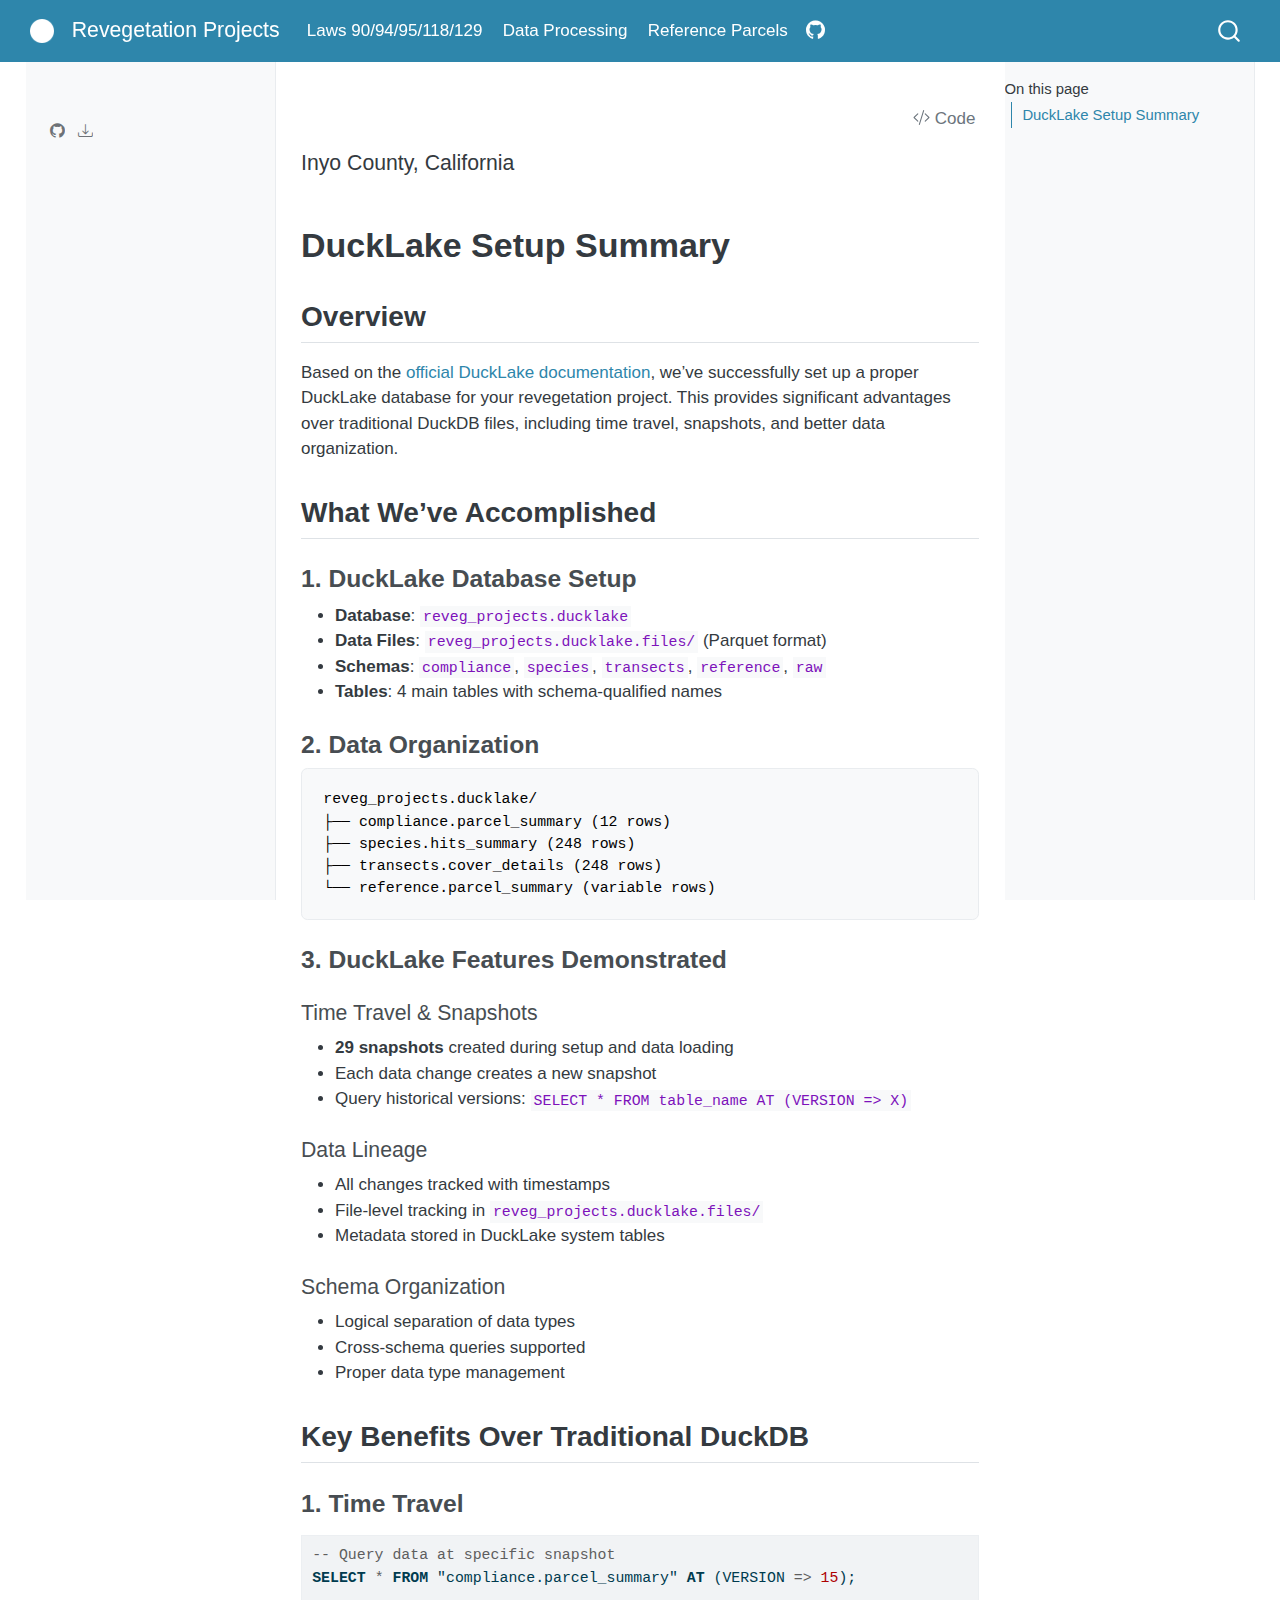
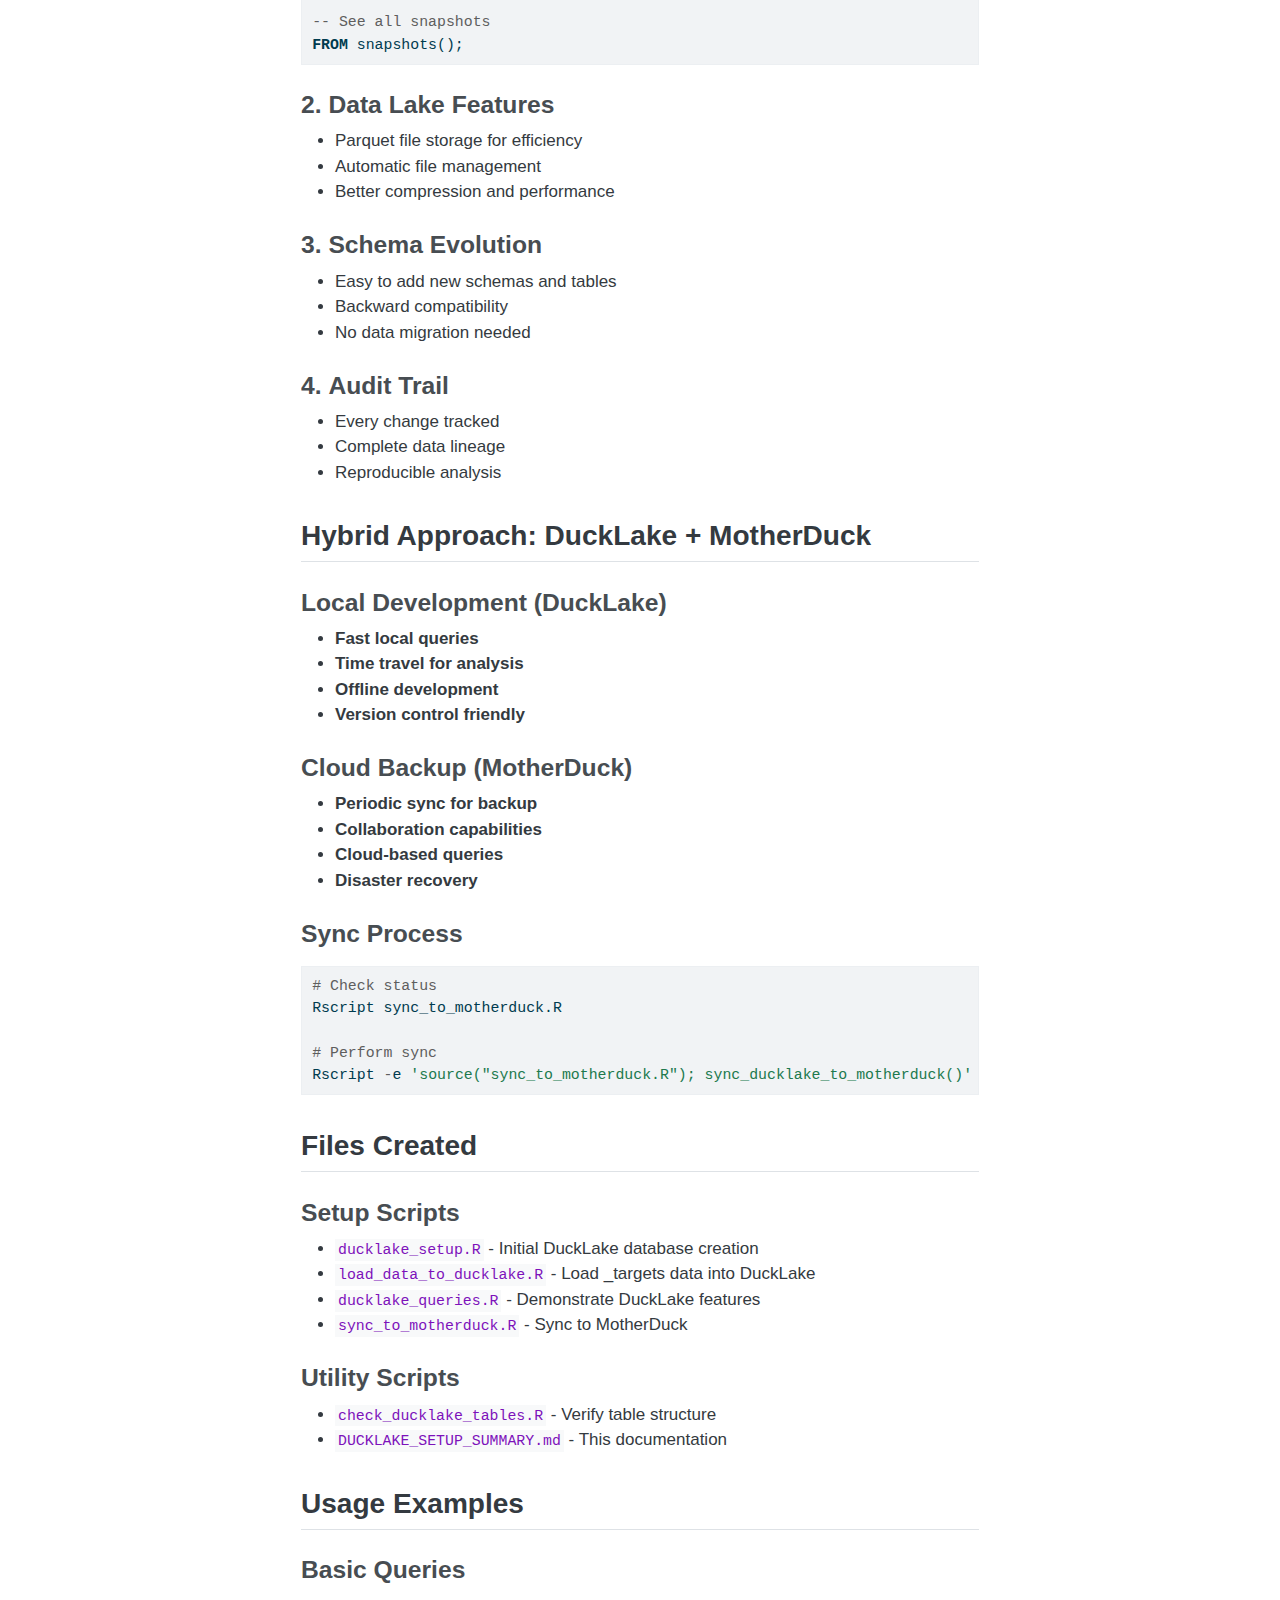
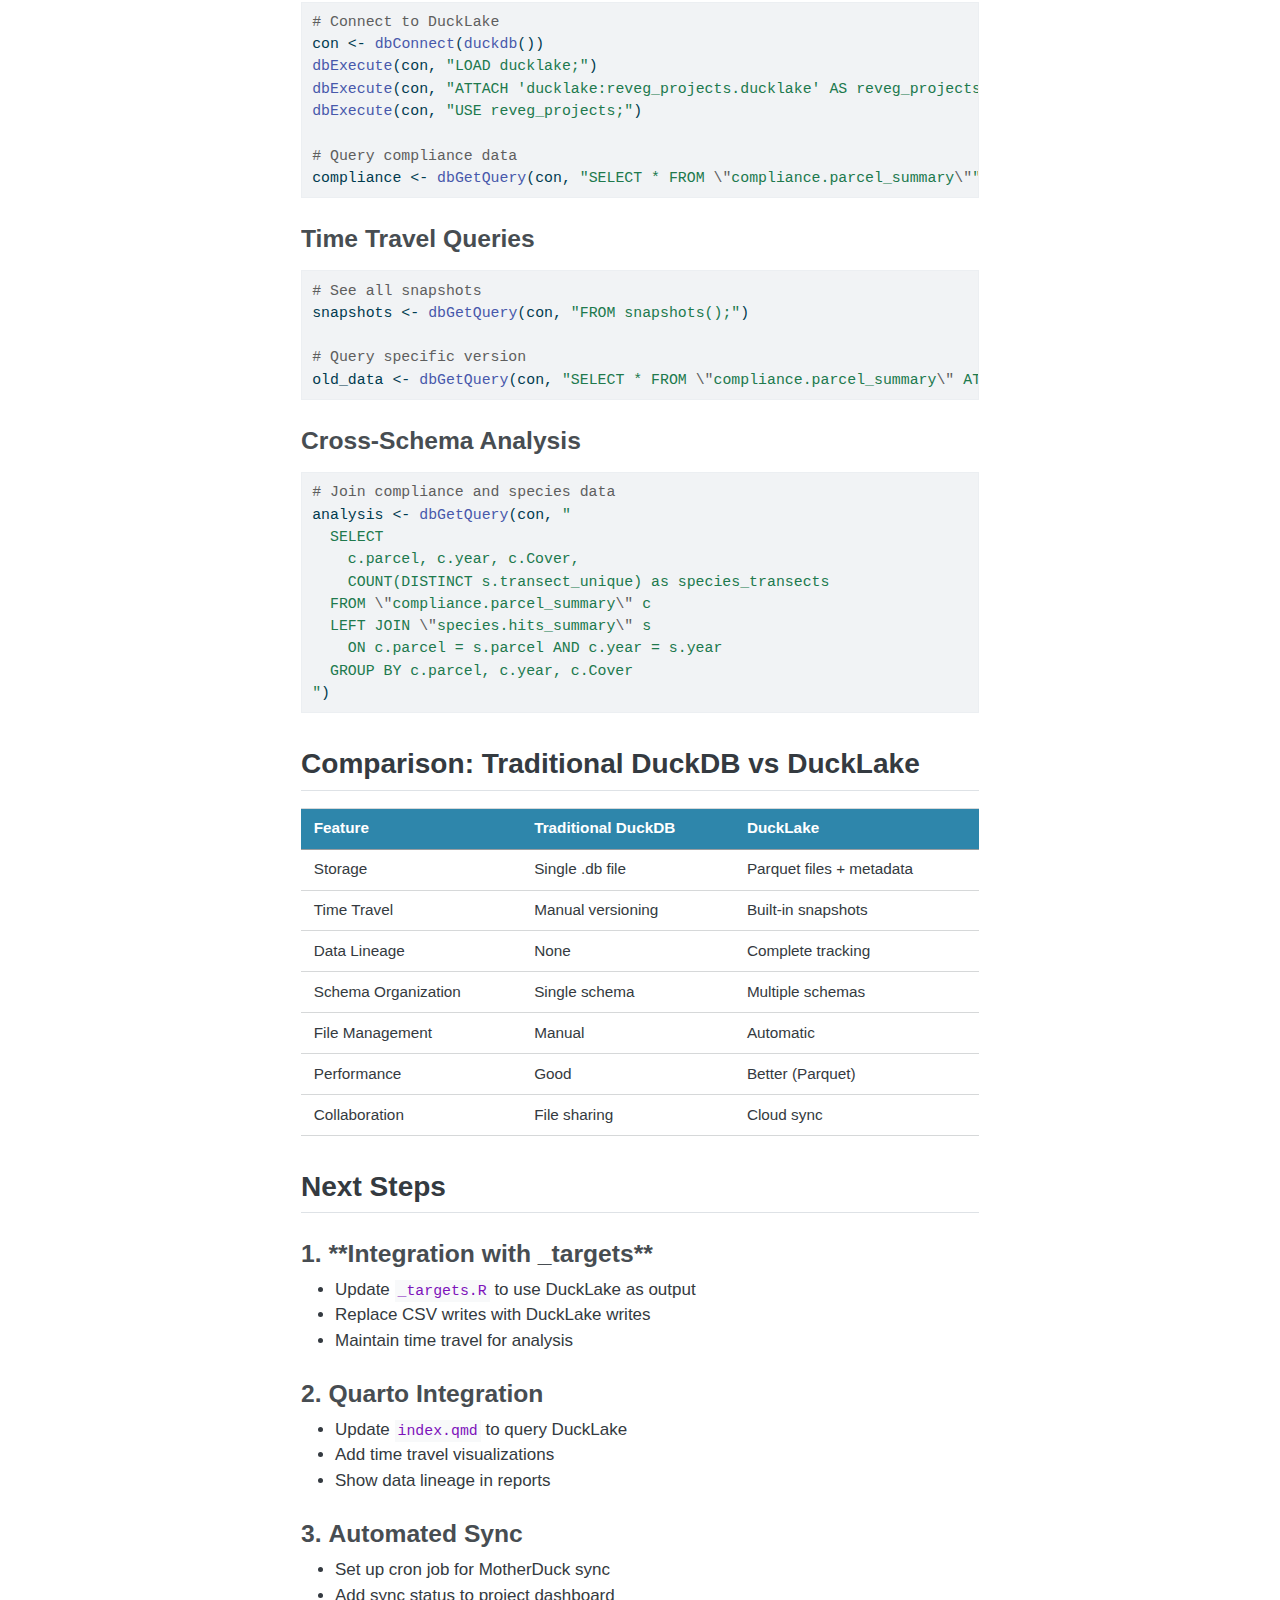
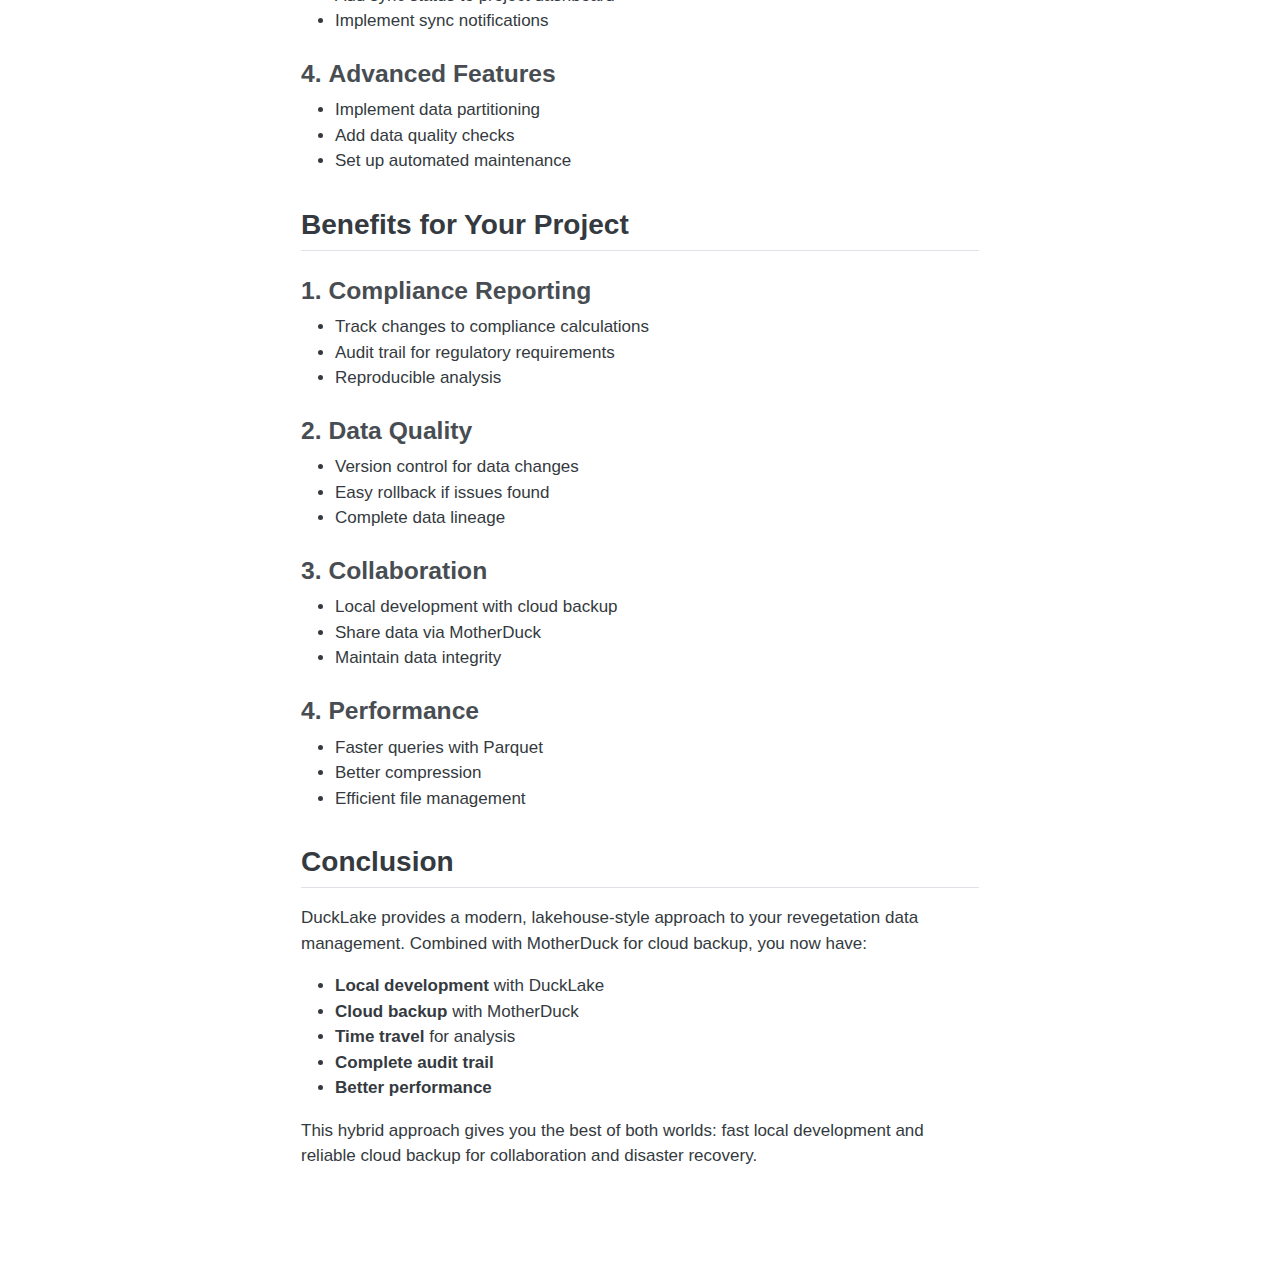
<file: docs/DUCKLAKE_SETUP_SUMMARY.html>
<!DOCTYPE html>
<html xmlns="http://www.w3.org/1999/xhtml" lang="en" xml:lang="en"><head>

<meta charset="utf-8">
<meta name="generator" content="quarto-1.7.33">

<meta name="viewport" content="width=device-width, initial-scale=1.0, user-scalable=yes">


<title>ducklake_setup_summary – Revegetation Projects</title>
<style>
code{white-space: pre-wrap;}
span.smallcaps{font-variant: small-caps;}
div.columns{display: flex; gap: min(4vw, 1.5em);}
div.column{flex: auto; overflow-x: auto;}
div.hanging-indent{margin-left: 1.5em; text-indent: -1.5em;}
ul.task-list{list-style: none;}
ul.task-list li input[type="checkbox"] {
  width: 0.8em;
  margin: 0 0.8em 0.2em -1em; /* quarto-specific, see https://github.com/quarto-dev/quarto-cli/issues/4556 */ 
  vertical-align: middle;
}
/* CSS for syntax highlighting */
html { -webkit-text-size-adjust: 100%; }
pre > code.sourceCode { white-space: pre; position: relative; }
pre > code.sourceCode > span { display: inline-block; line-height: 1.25; }
pre > code.sourceCode > span:empty { height: 1.2em; }
.sourceCode { overflow: visible; }
code.sourceCode > span { color: inherit; text-decoration: inherit; }
div.sourceCode { margin: 1em 0; }
pre.sourceCode { margin: 0; }
@media screen {
div.sourceCode { overflow: auto; }
}
@media print {
pre > code.sourceCode { white-space: pre-wrap; }
pre > code.sourceCode > span { text-indent: -5em; padding-left: 5em; }
}
pre.numberSource code
  { counter-reset: source-line 0; }
pre.numberSource code > span
  { position: relative; left: -4em; counter-increment: source-line; }
pre.numberSource code > span > a:first-child::before
  { content: counter(source-line);
    position: relative; left: -1em; text-align: right; vertical-align: baseline;
    border: none; display: inline-block;
    -webkit-touch-callout: none; -webkit-user-select: none;
    -khtml-user-select: none; -moz-user-select: none;
    -ms-user-select: none; user-select: none;
    padding: 0 4px; width: 4em;
  }
pre.numberSource { margin-left: 3em;  padding-left: 4px; }
div.sourceCode
  {   }
@media screen {
pre > code.sourceCode > span > a:first-child::before { text-decoration: underline; }
}
</style>


<script src="site_libs/quarto-nav/quarto-nav.js"></script>
<script src="site_libs/quarto-nav/headroom.min.js"></script>
<script src="site_libs/clipboard/clipboard.min.js"></script>
<script src="site_libs/quarto-search/autocomplete.umd.js"></script>
<script src="site_libs/quarto-search/fuse.min.js"></script>
<script src="site_libs/quarto-search/quarto-search.js"></script>
<meta name="quarto:offset" content="./">
<script src="site_libs/quarto-html/quarto.js" type="module"></script>
<script src="site_libs/quarto-html/tabsets/tabsets.js" type="module"></script>
<script src="site_libs/quarto-html/popper.min.js"></script>
<script src="site_libs/quarto-html/tippy.umd.min.js"></script>
<script src="site_libs/quarto-html/anchor.min.js"></script>
<link href="site_libs/quarto-html/tippy.css" rel="stylesheet">
<link href="site_libs/quarto-html/quarto-syntax-highlighting-ea385d0e468b0dd5ea5bf0780b1290d9.css" rel="stylesheet" id="quarto-text-highlighting-styles">
<script src="site_libs/bootstrap/bootstrap.min.js"></script>
<link href="site_libs/bootstrap/bootstrap-icons.css" rel="stylesheet">
<link href="site_libs/bootstrap/bootstrap-5b79cb83d68c65beed7fa3f9c5de1739.min.css" rel="stylesheet" append-hash="true" id="quarto-bootstrap" data-mode="light">
<script id="quarto-search-options" type="application/json">{
  "location": "navbar",
  "copy-button": false,
  "collapse-after": 3,
  "panel-placement": "end",
  "type": "overlay",
  "limit": 50,
  "keyboard-shortcut": [
    "f",
    "/",
    "s"
  ],
  "show-item-context": false,
  "language": {
    "search-no-results-text": "No results",
    "search-matching-documents-text": "matching documents",
    "search-copy-link-title": "Copy link to search",
    "search-hide-matches-text": "Hide additional matches",
    "search-more-match-text": "more match in this document",
    "search-more-matches-text": "more matches in this document",
    "search-clear-button-title": "Clear",
    "search-text-placeholder": "",
    "search-detached-cancel-button-title": "Cancel",
    "search-submit-button-title": "Submit",
    "search-label": "Search"
  }
}</script>


<link rel="stylesheet" href="styles.css">
</head>

<body class="nav-sidebar floating nav-fixed quarto-light">

<div id="quarto-search-results"></div>
  <header id="quarto-header" class="headroom fixed-top">
    <nav class="navbar navbar-expand-lg " data-bs-theme="dark">
      <div class="navbar-container container-fluid">
      <div class="navbar-brand-container mx-auto">
    <a href="./index.html" class="navbar-brand navbar-brand-logo">
    <img src="./inyo_logo.png" alt="" class="navbar-logo">
    </a>
    <a class="navbar-brand" href="./index.html">
    <span class="navbar-title">Revegetation Projects</span>
    </a>
  </div>
            <div id="quarto-search" class="" title="Search"></div>
          <button class="navbar-toggler" type="button" data-bs-toggle="collapse" data-bs-target="#navbarCollapse" aria-controls="navbarCollapse" role="menu" aria-expanded="false" aria-label="Toggle navigation" onclick="if (window.quartoToggleHeadroom) { window.quartoToggleHeadroom(); }">
  <span class="navbar-toggler-icon"></span>
</button>
          <div class="collapse navbar-collapse" id="navbarCollapse">
            <ul class="navbar-nav navbar-nav-scroll me-auto">
  <li class="nav-item">
    <a class="nav-link" href="./index.html"> 
<span class="menu-text">Laws 90/94/95/118/129</span></a>
  </li>  
  <li class="nav-item">
    <a class="nav-link" href="./data_process.html"> 
<span class="menu-text">Data Processing</span></a>
  </li>  
  <li class="nav-item">
    <a class="nav-link" href="./reference.html"> 
<span class="menu-text">Reference Parcels</span></a>
  </li>  
  <li class="nav-item compact">
    <a class="nav-link active" href="https://github.com/inyo-gov/revegetation-projects" aria-current="page"> <i class="bi bi-github" role="img">
</i> 
<span class="menu-text"></span></a>
  </li>  
</ul>
          </div> <!-- /navcollapse -->
            <div class="quarto-navbar-tools">
</div>
      </div> <!-- /container-fluid -->
    </nav>
  <nav class="quarto-secondary-nav">
    <div class="container-fluid d-flex">
      <button type="button" class="quarto-btn-toggle btn" data-bs-toggle="collapse" role="button" data-bs-target=".quarto-sidebar-collapse-item" aria-controls="quarto-sidebar" aria-expanded="false" aria-label="Toggle sidebar navigation" onclick="if (window.quartoToggleHeadroom) { window.quartoToggleHeadroom(); }">
        <i class="bi bi-layout-text-sidebar-reverse"></i>
      </button>
        <nav class="quarto-page-breadcrumbs" aria-label="breadcrumb"><ol class="breadcrumb"></ol></nav>
        <a class="flex-grow-1" role="navigation" data-bs-toggle="collapse" data-bs-target=".quarto-sidebar-collapse-item" aria-controls="quarto-sidebar" aria-expanded="false" aria-label="Toggle sidebar navigation" onclick="if (window.quartoToggleHeadroom) { window.quartoToggleHeadroom(); }">      
        </a>
      <button type="button" class="btn quarto-search-button" aria-label="Search" onclick="window.quartoOpenSearch();">
        <i class="bi bi-search"></i>
      </button>
    </div>
  </nav>
</header>
<!-- content -->
<div id="quarto-content" class="quarto-container page-columns page-rows-contents page-layout-article page-navbar">
<!-- sidebar -->
  <nav id="quarto-sidebar" class="sidebar collapse collapse-horizontal quarto-sidebar-collapse-item sidebar-navigation floating overflow-auto">
        <div class="mt-2 flex-shrink-0 align-items-center">
        <div class="sidebar-search">
        <div id="quarto-search" class="" title="Search"></div>
        </div>
        </div>
        <div class="sidebar-tools-collapse">
    <a href="https://github.com/inyo-gov/revegetation-projects" title="" class="quarto-navigation-tool px-1" aria-label=""><i class="bi bi-github"></i></a>
    <a href="./data/processed/reference_parcel_summary.csv" title="Download Data" class="quarto-navigation-tool px-1" aria-label="Download Data"><i class="bi bi-download"></i></a>
</div>
</nav>
<div id="quarto-sidebar-glass" class="quarto-sidebar-collapse-item" data-bs-toggle="collapse" data-bs-target=".quarto-sidebar-collapse-item"></div>
<!-- margin-sidebar -->
    <div id="quarto-margin-sidebar" class="sidebar margin-sidebar">
        <nav id="TOC" role="doc-toc" class="toc-active">
    <h2 id="toc-title">On this page</h2>
   
  <ul>
  <li><a href="#ducklake-setup-summary" id="toc-ducklake-setup-summary" class="nav-link active" data-scroll-target="#ducklake-setup-summary">DuckLake Setup Summary</a>
  <ul class="collapse">
  <li><a href="#overview" id="toc-overview" class="nav-link" data-scroll-target="#overview">Overview</a></li>
  <li><a href="#what-weve-accomplished" id="toc-what-weve-accomplished" class="nav-link" data-scroll-target="#what-weve-accomplished">What We’ve Accomplished</a>
  <ul class="collapse">
  <li><a href="#ducklake-database-setup" id="toc-ducklake-database-setup" class="nav-link" data-scroll-target="#ducklake-database-setup">1. DuckLake Database Setup</a></li>
  <li><a href="#data-organization" id="toc-data-organization" class="nav-link" data-scroll-target="#data-organization">2. Data Organization</a></li>
  <li><a href="#ducklake-features-demonstrated" id="toc-ducklake-features-demonstrated" class="nav-link" data-scroll-target="#ducklake-features-demonstrated">3. DuckLake Features Demonstrated</a></li>
  </ul></li>
  <li><a href="#key-benefits-over-traditional-duckdb" id="toc-key-benefits-over-traditional-duckdb" class="nav-link" data-scroll-target="#key-benefits-over-traditional-duckdb">Key Benefits Over Traditional DuckDB</a>
  <ul class="collapse">
  <li><a href="#time-travel" id="toc-time-travel" class="nav-link" data-scroll-target="#time-travel">1. <strong>Time Travel</strong></a></li>
  <li><a href="#data-lake-features" id="toc-data-lake-features" class="nav-link" data-scroll-target="#data-lake-features">2. <strong>Data Lake Features</strong></a></li>
  <li><a href="#schema-evolution" id="toc-schema-evolution" class="nav-link" data-scroll-target="#schema-evolution">3. <strong>Schema Evolution</strong></a></li>
  <li><a href="#audit-trail" id="toc-audit-trail" class="nav-link" data-scroll-target="#audit-trail">4. <strong>Audit Trail</strong></a></li>
  </ul></li>
  <li><a href="#hybrid-approach-ducklake-motherduck" id="toc-hybrid-approach-ducklake-motherduck" class="nav-link" data-scroll-target="#hybrid-approach-ducklake-motherduck">Hybrid Approach: DuckLake + MotherDuck</a>
  <ul class="collapse">
  <li><a href="#local-development-ducklake" id="toc-local-development-ducklake" class="nav-link" data-scroll-target="#local-development-ducklake">Local Development (DuckLake)</a></li>
  <li><a href="#cloud-backup-motherduck" id="toc-cloud-backup-motherduck" class="nav-link" data-scroll-target="#cloud-backup-motherduck">Cloud Backup (MotherDuck)</a></li>
  <li><a href="#sync-process" id="toc-sync-process" class="nav-link" data-scroll-target="#sync-process">Sync Process</a></li>
  </ul></li>
  <li><a href="#files-created" id="toc-files-created" class="nav-link" data-scroll-target="#files-created">Files Created</a>
  <ul class="collapse">
  <li><a href="#setup-scripts" id="toc-setup-scripts" class="nav-link" data-scroll-target="#setup-scripts">Setup Scripts</a></li>
  <li><a href="#utility-scripts" id="toc-utility-scripts" class="nav-link" data-scroll-target="#utility-scripts">Utility Scripts</a></li>
  </ul></li>
  <li><a href="#usage-examples" id="toc-usage-examples" class="nav-link" data-scroll-target="#usage-examples">Usage Examples</a>
  <ul class="collapse">
  <li><a href="#basic-queries" id="toc-basic-queries" class="nav-link" data-scroll-target="#basic-queries">Basic Queries</a></li>
  <li><a href="#time-travel-queries" id="toc-time-travel-queries" class="nav-link" data-scroll-target="#time-travel-queries">Time Travel Queries</a></li>
  <li><a href="#cross-schema-analysis" id="toc-cross-schema-analysis" class="nav-link" data-scroll-target="#cross-schema-analysis">Cross-Schema Analysis</a></li>
  </ul></li>
  <li><a href="#comparison-traditional-duckdb-vs-ducklake" id="toc-comparison-traditional-duckdb-vs-ducklake" class="nav-link" data-scroll-target="#comparison-traditional-duckdb-vs-ducklake">Comparison: Traditional DuckDB vs DuckLake</a></li>
  <li><a href="#next-steps" id="toc-next-steps" class="nav-link" data-scroll-target="#next-steps">Next Steps</a>
  <ul class="collapse">
  <li><a href="#integration-with-_targets" id="toc-integration-with-_targets" class="nav-link" data-scroll-target="#integration-with-_targets">1. **Integration with _targets**</a></li>
  <li><a href="#quarto-integration" id="toc-quarto-integration" class="nav-link" data-scroll-target="#quarto-integration">2. <strong>Quarto Integration</strong></a></li>
  <li><a href="#automated-sync" id="toc-automated-sync" class="nav-link" data-scroll-target="#automated-sync">3. <strong>Automated Sync</strong></a></li>
  <li><a href="#advanced-features" id="toc-advanced-features" class="nav-link" data-scroll-target="#advanced-features">4. <strong>Advanced Features</strong></a></li>
  </ul></li>
  <li><a href="#benefits-for-your-project" id="toc-benefits-for-your-project" class="nav-link" data-scroll-target="#benefits-for-your-project">Benefits for Your Project</a>
  <ul class="collapse">
  <li><a href="#compliance-reporting" id="toc-compliance-reporting" class="nav-link" data-scroll-target="#compliance-reporting">1. <strong>Compliance Reporting</strong></a></li>
  <li><a href="#data-quality" id="toc-data-quality" class="nav-link" data-scroll-target="#data-quality">2. <strong>Data Quality</strong></a></li>
  <li><a href="#collaboration" id="toc-collaboration" class="nav-link" data-scroll-target="#collaboration">3. <strong>Collaboration</strong></a></li>
  <li><a href="#performance" id="toc-performance" class="nav-link" data-scroll-target="#performance">4. <strong>Performance</strong></a></li>
  </ul></li>
  <li><a href="#conclusion" id="toc-conclusion" class="nav-link" data-scroll-target="#conclusion">Conclusion</a></li>
  </ul></li>
  </ul>
</nav>
    </div>
<!-- main -->
<main class="content" id="quarto-document-content"><div class="quarto-title-block"><div class="quarto-title-tools-only"><h1></h1><button type="button" class="btn code-tools-button" id="quarto-code-tools-source"><i class="bi"></i> Code</button></div></div>

<header id="title-block-header" class="quarto-title-block default">
<div class="quarto-title">
<p class="subtitle lead">Inyo County, California</p>
</div>



<div class="quarto-title-meta">

    
  
    
  </div>
  


</header>


<section id="ducklake-setup-summary" class="level1">
<h1>DuckLake Setup Summary</h1>
<section id="overview" class="level2">
<h2 class="anchored" data-anchor-id="overview">Overview</h2>
<p>Based on the <a href="https://ducklake.select/docs/stable/duckdb/introduction">official DuckLake documentation</a>, we’ve successfully set up a proper DuckLake database for your revegetation project. This provides significant advantages over traditional DuckDB files, including time travel, snapshots, and better data organization.</p>
</section>
<section id="what-weve-accomplished" class="level2">
<h2 class="anchored" data-anchor-id="what-weve-accomplished">What We’ve Accomplished</h2>
<section id="ducklake-database-setup" class="level3">
<h3 class="anchored" data-anchor-id="ducklake-database-setup">1. DuckLake Database Setup</h3>
<ul>
<li><strong>Database</strong>: <code>reveg_projects.ducklake</code></li>
<li><strong>Data Files</strong>: <code>reveg_projects.ducklake.files/</code> (Parquet format)</li>
<li><strong>Schemas</strong>: <code>compliance</code>, <code>species</code>, <code>transects</code>, <code>reference</code>, <code>raw</code></li>
<li><strong>Tables</strong>: 4 main tables with schema-qualified names</li>
</ul>
</section>
<section id="data-organization" class="level3">
<h3 class="anchored" data-anchor-id="data-organization">2. Data Organization</h3>
<pre><code>reveg_projects.ducklake/
├── compliance.parcel_summary (12 rows)
├── species.hits_summary (248 rows)
├── transects.cover_details (248 rows)
└── reference.parcel_summary (variable rows)</code></pre>
</section>
<section id="ducklake-features-demonstrated" class="level3">
<h3 class="anchored" data-anchor-id="ducklake-features-demonstrated">3. DuckLake Features Demonstrated</h3>
<section id="time-travel-snapshots" class="level4">
<h4 class="anchored" data-anchor-id="time-travel-snapshots">Time Travel &amp; Snapshots</h4>
<ul>
<li><strong>29 snapshots</strong> created during setup and data loading</li>
<li>Each data change creates a new snapshot</li>
<li>Query historical versions: <code>SELECT * FROM table_name AT (VERSION =&gt; X)</code></li>
</ul>
</section>
<section id="data-lineage" class="level4">
<h4 class="anchored" data-anchor-id="data-lineage">Data Lineage</h4>
<ul>
<li>All changes tracked with timestamps</li>
<li>File-level tracking in <code>reveg_projects.ducklake.files/</code></li>
<li>Metadata stored in DuckLake system tables</li>
</ul>
</section>
<section id="schema-organization" class="level4">
<h4 class="anchored" data-anchor-id="schema-organization">Schema Organization</h4>
<ul>
<li>Logical separation of data types</li>
<li>Cross-schema queries supported</li>
<li>Proper data type management</li>
</ul>
</section>
</section>
</section>
<section id="key-benefits-over-traditional-duckdb" class="level2">
<h2 class="anchored" data-anchor-id="key-benefits-over-traditional-duckdb">Key Benefits Over Traditional DuckDB</h2>
<section id="time-travel" class="level3">
<h3 class="anchored" data-anchor-id="time-travel">1. <strong>Time Travel</strong></h3>
<div class="sourceCode" id="cb2"><pre class="sourceCode sql code-with-copy"><code class="sourceCode sql"><span id="cb2-1"><a href="#cb2-1" aria-hidden="true" tabindex="-1"></a><span class="co">-- Query data at specific snapshot</span></span>
<span id="cb2-2"><a href="#cb2-2" aria-hidden="true" tabindex="-1"></a><span class="kw">SELECT</span> <span class="op">*</span> <span class="kw">FROM</span> <span class="ot">"compliance.parcel_summary"</span> <span class="kw">AT</span> (VERSION <span class="op">=&gt;</span> <span class="dv">15</span>);</span>
<span id="cb2-3"><a href="#cb2-3" aria-hidden="true" tabindex="-1"></a></span>
<span id="cb2-4"><a href="#cb2-4" aria-hidden="true" tabindex="-1"></a><span class="co">-- See all snapshots</span></span>
<span id="cb2-5"><a href="#cb2-5" aria-hidden="true" tabindex="-1"></a><span class="kw">FROM</span> snapshots();</span></code><button title="Copy to Clipboard" class="code-copy-button"><i class="bi"></i></button></pre></div>
</section>
<section id="data-lake-features" class="level3">
<h3 class="anchored" data-anchor-id="data-lake-features">2. <strong>Data Lake Features</strong></h3>
<ul>
<li>Parquet file storage for efficiency</li>
<li>Automatic file management</li>
<li>Better compression and performance</li>
</ul>
</section>
<section id="schema-evolution" class="level3">
<h3 class="anchored" data-anchor-id="schema-evolution">3. <strong>Schema Evolution</strong></h3>
<ul>
<li>Easy to add new schemas and tables</li>
<li>Backward compatibility</li>
<li>No data migration needed</li>
</ul>
</section>
<section id="audit-trail" class="level3">
<h3 class="anchored" data-anchor-id="audit-trail">4. <strong>Audit Trail</strong></h3>
<ul>
<li>Every change tracked</li>
<li>Complete data lineage</li>
<li>Reproducible analysis</li>
</ul>
</section>
</section>
<section id="hybrid-approach-ducklake-motherduck" class="level2">
<h2 class="anchored" data-anchor-id="hybrid-approach-ducklake-motherduck">Hybrid Approach: DuckLake + MotherDuck</h2>
<section id="local-development-ducklake" class="level3">
<h3 class="anchored" data-anchor-id="local-development-ducklake">Local Development (DuckLake)</h3>
<ul>
<li><strong>Fast local queries</strong></li>
<li><strong>Time travel for analysis</strong></li>
<li><strong>Offline development</strong></li>
<li><strong>Version control friendly</strong></li>
</ul>
</section>
<section id="cloud-backup-motherduck" class="level3">
<h3 class="anchored" data-anchor-id="cloud-backup-motherduck">Cloud Backup (MotherDuck)</h3>
<ul>
<li><strong>Periodic sync for backup</strong></li>
<li><strong>Collaboration capabilities</strong></li>
<li><strong>Cloud-based queries</strong></li>
<li><strong>Disaster recovery</strong></li>
</ul>
</section>
<section id="sync-process" class="level3">
<h3 class="anchored" data-anchor-id="sync-process">Sync Process</h3>
<div class="sourceCode" id="cb3"><pre class="sourceCode r code-with-copy"><code class="sourceCode r"><span id="cb3-1"><a href="#cb3-1" aria-hidden="true" tabindex="-1"></a><span class="co"># Check status</span></span>
<span id="cb3-2"><a href="#cb3-2" aria-hidden="true" tabindex="-1"></a>Rscript sync_to_motherduck.R</span>
<span id="cb3-3"><a href="#cb3-3" aria-hidden="true" tabindex="-1"></a></span>
<span id="cb3-4"><a href="#cb3-4" aria-hidden="true" tabindex="-1"></a><span class="co"># Perform sync</span></span>
<span id="cb3-5"><a href="#cb3-5" aria-hidden="true" tabindex="-1"></a>Rscript <span class="sc">-</span>e <span class="st">'source("sync_to_motherduck.R"); sync_ducklake_to_motherduck()'</span></span></code><button title="Copy to Clipboard" class="code-copy-button"><i class="bi"></i></button></pre></div>
</section>
</section>
<section id="files-created" class="level2">
<h2 class="anchored" data-anchor-id="files-created">Files Created</h2>
<section id="setup-scripts" class="level3">
<h3 class="anchored" data-anchor-id="setup-scripts">Setup Scripts</h3>
<ul>
<li><code>ducklake_setup.R</code> - Initial DuckLake database creation</li>
<li><code>load_data_to_ducklake.R</code> - Load _targets data into DuckLake</li>
<li><code>ducklake_queries.R</code> - Demonstrate DuckLake features</li>
<li><code>sync_to_motherduck.R</code> - Sync to MotherDuck</li>
</ul>
</section>
<section id="utility-scripts" class="level3">
<h3 class="anchored" data-anchor-id="utility-scripts">Utility Scripts</h3>
<ul>
<li><code>check_ducklake_tables.R</code> - Verify table structure</li>
<li><code>DUCKLAKE_SETUP_SUMMARY.md</code> - This documentation</li>
</ul>
</section>
</section>
<section id="usage-examples" class="level2">
<h2 class="anchored" data-anchor-id="usage-examples">Usage Examples</h2>
<section id="basic-queries" class="level3">
<h3 class="anchored" data-anchor-id="basic-queries">Basic Queries</h3>
<div class="sourceCode" id="cb4"><pre class="sourceCode r code-with-copy"><code class="sourceCode r"><span id="cb4-1"><a href="#cb4-1" aria-hidden="true" tabindex="-1"></a><span class="co"># Connect to DuckLake</span></span>
<span id="cb4-2"><a href="#cb4-2" aria-hidden="true" tabindex="-1"></a>con <span class="ot">&lt;-</span> <span class="fu">dbConnect</span>(<span class="fu">duckdb</span>())</span>
<span id="cb4-3"><a href="#cb4-3" aria-hidden="true" tabindex="-1"></a><span class="fu">dbExecute</span>(con, <span class="st">"LOAD ducklake;"</span>)</span>
<span id="cb4-4"><a href="#cb4-4" aria-hidden="true" tabindex="-1"></a><span class="fu">dbExecute</span>(con, <span class="st">"ATTACH 'ducklake:reveg_projects.ducklake' AS reveg_projects;"</span>)</span>
<span id="cb4-5"><a href="#cb4-5" aria-hidden="true" tabindex="-1"></a><span class="fu">dbExecute</span>(con, <span class="st">"USE reveg_projects;"</span>)</span>
<span id="cb4-6"><a href="#cb4-6" aria-hidden="true" tabindex="-1"></a></span>
<span id="cb4-7"><a href="#cb4-7" aria-hidden="true" tabindex="-1"></a><span class="co"># Query compliance data</span></span>
<span id="cb4-8"><a href="#cb4-8" aria-hidden="true" tabindex="-1"></a>compliance <span class="ot">&lt;-</span> <span class="fu">dbGetQuery</span>(con, <span class="st">"SELECT * FROM </span><span class="sc">\"</span><span class="st">compliance.parcel_summary</span><span class="sc">\"</span><span class="st">"</span>)</span></code><button title="Copy to Clipboard" class="code-copy-button"><i class="bi"></i></button></pre></div>
</section>
<section id="time-travel-queries" class="level3">
<h3 class="anchored" data-anchor-id="time-travel-queries">Time Travel Queries</h3>
<div class="sourceCode" id="cb5"><pre class="sourceCode r code-with-copy"><code class="sourceCode r"><span id="cb5-1"><a href="#cb5-1" aria-hidden="true" tabindex="-1"></a><span class="co"># See all snapshots</span></span>
<span id="cb5-2"><a href="#cb5-2" aria-hidden="true" tabindex="-1"></a>snapshots <span class="ot">&lt;-</span> <span class="fu">dbGetQuery</span>(con, <span class="st">"FROM snapshots();"</span>)</span>
<span id="cb5-3"><a href="#cb5-3" aria-hidden="true" tabindex="-1"></a></span>
<span id="cb5-4"><a href="#cb5-4" aria-hidden="true" tabindex="-1"></a><span class="co"># Query specific version</span></span>
<span id="cb5-5"><a href="#cb5-5" aria-hidden="true" tabindex="-1"></a>old_data <span class="ot">&lt;-</span> <span class="fu">dbGetQuery</span>(con, <span class="st">"SELECT * FROM </span><span class="sc">\"</span><span class="st">compliance.parcel_summary</span><span class="sc">\"</span><span class="st"> AT (VERSION =&gt; 10)"</span>)</span></code><button title="Copy to Clipboard" class="code-copy-button"><i class="bi"></i></button></pre></div>
</section>
<section id="cross-schema-analysis" class="level3">
<h3 class="anchored" data-anchor-id="cross-schema-analysis">Cross-Schema Analysis</h3>
<div class="sourceCode" id="cb6"><pre class="sourceCode r code-with-copy"><code class="sourceCode r"><span id="cb6-1"><a href="#cb6-1" aria-hidden="true" tabindex="-1"></a><span class="co"># Join compliance and species data</span></span>
<span id="cb6-2"><a href="#cb6-2" aria-hidden="true" tabindex="-1"></a>analysis <span class="ot">&lt;-</span> <span class="fu">dbGetQuery</span>(con, <span class="st">"</span></span>
<span id="cb6-3"><a href="#cb6-3" aria-hidden="true" tabindex="-1"></a><span class="st">  SELECT </span></span>
<span id="cb6-4"><a href="#cb6-4" aria-hidden="true" tabindex="-1"></a><span class="st">    c.parcel, c.year, c.Cover,</span></span>
<span id="cb6-5"><a href="#cb6-5" aria-hidden="true" tabindex="-1"></a><span class="st">    COUNT(DISTINCT s.transect_unique) as species_transects</span></span>
<span id="cb6-6"><a href="#cb6-6" aria-hidden="true" tabindex="-1"></a><span class="st">  FROM </span><span class="sc">\"</span><span class="st">compliance.parcel_summary</span><span class="sc">\"</span><span class="st"> c</span></span>
<span id="cb6-7"><a href="#cb6-7" aria-hidden="true" tabindex="-1"></a><span class="st">  LEFT JOIN </span><span class="sc">\"</span><span class="st">species.hits_summary</span><span class="sc">\"</span><span class="st"> s </span></span>
<span id="cb6-8"><a href="#cb6-8" aria-hidden="true" tabindex="-1"></a><span class="st">    ON c.parcel = s.parcel AND c.year = s.year</span></span>
<span id="cb6-9"><a href="#cb6-9" aria-hidden="true" tabindex="-1"></a><span class="st">  GROUP BY c.parcel, c.year, c.Cover</span></span>
<span id="cb6-10"><a href="#cb6-10" aria-hidden="true" tabindex="-1"></a><span class="st">"</span>)</span></code><button title="Copy to Clipboard" class="code-copy-button"><i class="bi"></i></button></pre></div>
</section>
</section>
<section id="comparison-traditional-duckdb-vs-ducklake" class="level2">
<h2 class="anchored" data-anchor-id="comparison-traditional-duckdb-vs-ducklake">Comparison: Traditional DuckDB vs DuckLake</h2>
<table class="caption-top table">
<thead>
<tr class="header">
<th>Feature</th>
<th>Traditional DuckDB</th>
<th>DuckLake</th>
</tr>
</thead>
<tbody>
<tr class="odd">
<td>Storage</td>
<td>Single .db file</td>
<td>Parquet files + metadata</td>
</tr>
<tr class="even">
<td>Time Travel</td>
<td>Manual versioning</td>
<td>Built-in snapshots</td>
</tr>
<tr class="odd">
<td>Data Lineage</td>
<td>None</td>
<td>Complete tracking</td>
</tr>
<tr class="even">
<td>Schema Organization</td>
<td>Single schema</td>
<td>Multiple schemas</td>
</tr>
<tr class="odd">
<td>File Management</td>
<td>Manual</td>
<td>Automatic</td>
</tr>
<tr class="even">
<td>Performance</td>
<td>Good</td>
<td>Better (Parquet)</td>
</tr>
<tr class="odd">
<td>Collaboration</td>
<td>File sharing</td>
<td>Cloud sync</td>
</tr>
</tbody>
</table>
</section>
<section id="next-steps" class="level2">
<h2 class="anchored" data-anchor-id="next-steps">Next Steps</h2>
<section id="integration-with-_targets" class="level3">
<h3 class="anchored" data-anchor-id="integration-with-_targets">1. **Integration with _targets**</h3>
<ul>
<li>Update <code>_targets.R</code> to use DuckLake as output</li>
<li>Replace CSV writes with DuckLake writes</li>
<li>Maintain time travel for analysis</li>
</ul>
</section>
<section id="quarto-integration" class="level3">
<h3 class="anchored" data-anchor-id="quarto-integration">2. <strong>Quarto Integration</strong></h3>
<ul>
<li>Update <code>index.qmd</code> to query DuckLake</li>
<li>Add time travel visualizations</li>
<li>Show data lineage in reports</li>
</ul>
</section>
<section id="automated-sync" class="level3">
<h3 class="anchored" data-anchor-id="automated-sync">3. <strong>Automated Sync</strong></h3>
<ul>
<li>Set up cron job for MotherDuck sync</li>
<li>Add sync status to project dashboard</li>
<li>Implement sync notifications</li>
</ul>
</section>
<section id="advanced-features" class="level3">
<h3 class="anchored" data-anchor-id="advanced-features">4. <strong>Advanced Features</strong></h3>
<ul>
<li>Implement data partitioning</li>
<li>Add data quality checks</li>
<li>Set up automated maintenance</li>
</ul>
</section>
</section>
<section id="benefits-for-your-project" class="level2">
<h2 class="anchored" data-anchor-id="benefits-for-your-project">Benefits for Your Project</h2>
<section id="compliance-reporting" class="level3">
<h3 class="anchored" data-anchor-id="compliance-reporting">1. <strong>Compliance Reporting</strong></h3>
<ul>
<li>Track changes to compliance calculations</li>
<li>Audit trail for regulatory requirements</li>
<li>Reproducible analysis</li>
</ul>
</section>
<section id="data-quality" class="level3">
<h3 class="anchored" data-anchor-id="data-quality">2. <strong>Data Quality</strong></h3>
<ul>
<li>Version control for data changes</li>
<li>Easy rollback if issues found</li>
<li>Complete data lineage</li>
</ul>
</section>
<section id="collaboration" class="level3">
<h3 class="anchored" data-anchor-id="collaboration">3. <strong>Collaboration</strong></h3>
<ul>
<li>Local development with cloud backup</li>
<li>Share data via MotherDuck</li>
<li>Maintain data integrity</li>
</ul>
</section>
<section id="performance" class="level3">
<h3 class="anchored" data-anchor-id="performance">4. <strong>Performance</strong></h3>
<ul>
<li>Faster queries with Parquet</li>
<li>Better compression</li>
<li>Efficient file management</li>
</ul>
</section>
</section>
<section id="conclusion" class="level2">
<h2 class="anchored" data-anchor-id="conclusion">Conclusion</h2>
<p>DuckLake provides a modern, lakehouse-style approach to your revegetation data management. Combined with MotherDuck for cloud backup, you now have:</p>
<ul>
<li><strong>Local development</strong> with DuckLake</li>
<li><strong>Cloud backup</strong> with MotherDuck</li>
<li><strong>Time travel</strong> for analysis</li>
<li><strong>Complete audit trail</strong></li>
<li><strong>Better performance</strong></li>
</ul>
<p>This hybrid approach gives you the best of both worlds: fast local development and reliable cloud backup for collaboration and disaster recovery.</p>


<!-- -->

</section>
</section>

</main> <!-- /main -->
<script id="quarto-html-after-body" type="application/javascript">
  window.document.addEventListener("DOMContentLoaded", function (event) {
    const icon = "";
    const anchorJS = new window.AnchorJS();
    anchorJS.options = {
      placement: 'right',
      icon: icon
    };
    anchorJS.add('.anchored');
    const isCodeAnnotation = (el) => {
      for (const clz of el.classList) {
        if (clz.startsWith('code-annotation-')) {                     
          return true;
        }
      }
      return false;
    }
    const onCopySuccess = function(e) {
      // button target
      const button = e.trigger;
      // don't keep focus
      button.blur();
      // flash "checked"
      button.classList.add('code-copy-button-checked');
      var currentTitle = button.getAttribute("title");
      button.setAttribute("title", "Copied!");
      let tooltip;
      if (window.bootstrap) {
        button.setAttribute("data-bs-toggle", "tooltip");
        button.setAttribute("data-bs-placement", "left");
        button.setAttribute("data-bs-title", "Copied!");
        tooltip = new bootstrap.Tooltip(button, 
          { trigger: "manual", 
            customClass: "code-copy-button-tooltip",
            offset: [0, -8]});
        tooltip.show();    
      }
      setTimeout(function() {
        if (tooltip) {
          tooltip.hide();
          button.removeAttribute("data-bs-title");
          button.removeAttribute("data-bs-toggle");
          button.removeAttribute("data-bs-placement");
        }
        button.setAttribute("title", currentTitle);
        button.classList.remove('code-copy-button-checked');
      }, 1000);
      // clear code selection
      e.clearSelection();
    }
    const getTextToCopy = function(trigger) {
        const codeEl = trigger.previousElementSibling.cloneNode(true);
        for (const childEl of codeEl.children) {
          if (isCodeAnnotation(childEl)) {
            childEl.remove();
          }
        }
        return codeEl.innerText;
    }
    const clipboard = new window.ClipboardJS('.code-copy-button:not([data-in-quarto-modal])', {
      text: getTextToCopy
    });
    clipboard.on('success', onCopySuccess);
    if (window.document.getElementById('quarto-embedded-source-code-modal')) {
      const clipboardModal = new window.ClipboardJS('.code-copy-button[data-in-quarto-modal]', {
        text: getTextToCopy,
        container: window.document.getElementById('quarto-embedded-source-code-modal')
      });
      clipboardModal.on('success', onCopySuccess);
    }
    const viewSource = window.document.getElementById('quarto-view-source') ||
                       window.document.getElementById('quarto-code-tools-source');
    if (viewSource) {
      const sourceUrl = viewSource.getAttribute("data-quarto-source-url");
      viewSource.addEventListener("click", function(e) {
        if (sourceUrl) {
          // rstudio viewer pane
          if (/\bcapabilities=\b/.test(window.location)) {
            window.open(sourceUrl);
          } else {
            window.location.href = sourceUrl;
          }
        } else {
          const modal = new bootstrap.Modal(document.getElementById('quarto-embedded-source-code-modal'));
          modal.show();
        }
        return false;
      });
    }
    function toggleCodeHandler(show) {
      return function(e) {
        const detailsSrc = window.document.querySelectorAll(".cell > details > .sourceCode");
        for (let i=0; i<detailsSrc.length; i++) {
          const details = detailsSrc[i].parentElement;
          if (show) {
            details.open = true;
          } else {
            details.removeAttribute("open");
          }
        }
        const cellCodeDivs = window.document.querySelectorAll(".cell > .sourceCode");
        const fromCls = show ? "hidden" : "unhidden";
        const toCls = show ? "unhidden" : "hidden";
        for (let i=0; i<cellCodeDivs.length; i++) {
          const codeDiv = cellCodeDivs[i];
          if (codeDiv.classList.contains(fromCls)) {
            codeDiv.classList.remove(fromCls);
            codeDiv.classList.add(toCls);
          } 
        }
        return false;
      }
    }
    const hideAllCode = window.document.getElementById("quarto-hide-all-code");
    if (hideAllCode) {
      hideAllCode.addEventListener("click", toggleCodeHandler(false));
    }
    const showAllCode = window.document.getElementById("quarto-show-all-code");
    if (showAllCode) {
      showAllCode.addEventListener("click", toggleCodeHandler(true));
    }
      var localhostRegex = new RegExp(/^(?:http|https):\/\/localhost\:?[0-9]*\//);
      var mailtoRegex = new RegExp(/^mailto:/);
        var filterRegex = new RegExp('/' + window.location.host + '/');
      var isInternal = (href) => {
          return filterRegex.test(href) || localhostRegex.test(href) || mailtoRegex.test(href);
      }
      // Inspect non-navigation links and adorn them if external
     var links = window.document.querySelectorAll('a[href]:not(.nav-link):not(.navbar-brand):not(.toc-action):not(.sidebar-link):not(.sidebar-item-toggle):not(.pagination-link):not(.no-external):not([aria-hidden]):not(.dropdown-item):not(.quarto-navigation-tool):not(.about-link)');
      for (var i=0; i<links.length; i++) {
        const link = links[i];
        if (!isInternal(link.href)) {
          // undo the damage that might have been done by quarto-nav.js in the case of
          // links that we want to consider external
          if (link.dataset.originalHref !== undefined) {
            link.href = link.dataset.originalHref;
          }
        }
      }
    function tippyHover(el, contentFn, onTriggerFn, onUntriggerFn) {
      const config = {
        allowHTML: true,
        maxWidth: 500,
        delay: 100,
        arrow: false,
        appendTo: function(el) {
            return el.parentElement;
        },
        interactive: true,
        interactiveBorder: 10,
        theme: 'quarto',
        placement: 'bottom-start',
      };
      if (contentFn) {
        config.content = contentFn;
      }
      if (onTriggerFn) {
        config.onTrigger = onTriggerFn;
      }
      if (onUntriggerFn) {
        config.onUntrigger = onUntriggerFn;
      }
      window.tippy(el, config); 
    }
    const noterefs = window.document.querySelectorAll('a[role="doc-noteref"]');
    for (var i=0; i<noterefs.length; i++) {
      const ref = noterefs[i];
      tippyHover(ref, function() {
        // use id or data attribute instead here
        let href = ref.getAttribute('data-footnote-href') || ref.getAttribute('href');
        try { href = new URL(href).hash; } catch {}
        const id = href.replace(/^#\/?/, "");
        const note = window.document.getElementById(id);
        if (note) {
          return note.innerHTML;
        } else {
          return "";
        }
      });
    }
    const xrefs = window.document.querySelectorAll('a.quarto-xref');
    const processXRef = (id, note) => {
      // Strip column container classes
      const stripColumnClz = (el) => {
        el.classList.remove("page-full", "page-columns");
        if (el.children) {
          for (const child of el.children) {
            stripColumnClz(child);
          }
        }
      }
      stripColumnClz(note)
      if (id === null || id.startsWith('sec-')) {
        // Special case sections, only their first couple elements
        const container = document.createElement("div");
        if (note.children && note.children.length > 2) {
          container.appendChild(note.children[0].cloneNode(true));
          for (let i = 1; i < note.children.length; i++) {
            const child = note.children[i];
            if (child.tagName === "P" && child.innerText === "") {
              continue;
            } else {
              container.appendChild(child.cloneNode(true));
              break;
            }
          }
          if (window.Quarto?.typesetMath) {
            window.Quarto.typesetMath(container);
          }
          return container.innerHTML
        } else {
          if (window.Quarto?.typesetMath) {
            window.Quarto.typesetMath(note);
          }
          return note.innerHTML;
        }
      } else {
        // Remove any anchor links if they are present
        const anchorLink = note.querySelector('a.anchorjs-link');
        if (anchorLink) {
          anchorLink.remove();
        }
        if (window.Quarto?.typesetMath) {
          window.Quarto.typesetMath(note);
        }
        if (note.classList.contains("callout")) {
          return note.outerHTML;
        } else {
          return note.innerHTML;
        }
      }
    }
    for (var i=0; i<xrefs.length; i++) {
      const xref = xrefs[i];
      tippyHover(xref, undefined, function(instance) {
        instance.disable();
        let url = xref.getAttribute('href');
        let hash = undefined; 
        if (url.startsWith('#')) {
          hash = url;
        } else {
          try { hash = new URL(url).hash; } catch {}
        }
        if (hash) {
          const id = hash.replace(/^#\/?/, "");
          const note = window.document.getElementById(id);
          if (note !== null) {
            try {
              const html = processXRef(id, note.cloneNode(true));
              instance.setContent(html);
            } finally {
              instance.enable();
              instance.show();
            }
          } else {
            // See if we can fetch this
            fetch(url.split('#')[0])
            .then(res => res.text())
            .then(html => {
              const parser = new DOMParser();
              const htmlDoc = parser.parseFromString(html, "text/html");
              const note = htmlDoc.getElementById(id);
              if (note !== null) {
                const html = processXRef(id, note);
                instance.setContent(html);
              } 
            }).finally(() => {
              instance.enable();
              instance.show();
            });
          }
        } else {
          // See if we can fetch a full url (with no hash to target)
          // This is a special case and we should probably do some content thinning / targeting
          fetch(url)
          .then(res => res.text())
          .then(html => {
            const parser = new DOMParser();
            const htmlDoc = parser.parseFromString(html, "text/html");
            const note = htmlDoc.querySelector('main.content');
            if (note !== null) {
              // This should only happen for chapter cross references
              // (since there is no id in the URL)
              // remove the first header
              if (note.children.length > 0 && note.children[0].tagName === "HEADER") {
                note.children[0].remove();
              }
              const html = processXRef(null, note);
              instance.setContent(html);
            } 
          }).finally(() => {
            instance.enable();
            instance.show();
          });
        }
      }, function(instance) {
      });
    }
        let selectedAnnoteEl;
        const selectorForAnnotation = ( cell, annotation) => {
          let cellAttr = 'data-code-cell="' + cell + '"';
          let lineAttr = 'data-code-annotation="' +  annotation + '"';
          const selector = 'span[' + cellAttr + '][' + lineAttr + ']';
          return selector;
        }
        const selectCodeLines = (annoteEl) => {
          const doc = window.document;
          const targetCell = annoteEl.getAttribute("data-target-cell");
          const targetAnnotation = annoteEl.getAttribute("data-target-annotation");
          const annoteSpan = window.document.querySelector(selectorForAnnotation(targetCell, targetAnnotation));
          const lines = annoteSpan.getAttribute("data-code-lines").split(",");
          const lineIds = lines.map((line) => {
            return targetCell + "-" + line;
          })
          let top = null;
          let height = null;
          let parent = null;
          if (lineIds.length > 0) {
              //compute the position of the single el (top and bottom and make a div)
              const el = window.document.getElementById(lineIds[0]);
              top = el.offsetTop;
              height = el.offsetHeight;
              parent = el.parentElement.parentElement;
            if (lineIds.length > 1) {
              const lastEl = window.document.getElementById(lineIds[lineIds.length - 1]);
              const bottom = lastEl.offsetTop + lastEl.offsetHeight;
              height = bottom - top;
            }
            if (top !== null && height !== null && parent !== null) {
              // cook up a div (if necessary) and position it 
              let div = window.document.getElementById("code-annotation-line-highlight");
              if (div === null) {
                div = window.document.createElement("div");
                div.setAttribute("id", "code-annotation-line-highlight");
                div.style.position = 'absolute';
                parent.appendChild(div);
              }
              div.style.top = top - 2 + "px";
              div.style.height = height + 4 + "px";
              div.style.left = 0;
              let gutterDiv = window.document.getElementById("code-annotation-line-highlight-gutter");
              if (gutterDiv === null) {
                gutterDiv = window.document.createElement("div");
                gutterDiv.setAttribute("id", "code-annotation-line-highlight-gutter");
                gutterDiv.style.position = 'absolute';
                const codeCell = window.document.getElementById(targetCell);
                const gutter = codeCell.querySelector('.code-annotation-gutter');
                gutter.appendChild(gutterDiv);
              }
              gutterDiv.style.top = top - 2 + "px";
              gutterDiv.style.height = height + 4 + "px";
            }
            selectedAnnoteEl = annoteEl;
          }
        };
        const unselectCodeLines = () => {
          const elementsIds = ["code-annotation-line-highlight", "code-annotation-line-highlight-gutter"];
          elementsIds.forEach((elId) => {
            const div = window.document.getElementById(elId);
            if (div) {
              div.remove();
            }
          });
          selectedAnnoteEl = undefined;
        };
          // Handle positioning of the toggle
      window.addEventListener(
        "resize",
        throttle(() => {
          elRect = undefined;
          if (selectedAnnoteEl) {
            selectCodeLines(selectedAnnoteEl);
          }
        }, 10)
      );
      function throttle(fn, ms) {
      let throttle = false;
      let timer;
        return (...args) => {
          if(!throttle) { // first call gets through
              fn.apply(this, args);
              throttle = true;
          } else { // all the others get throttled
              if(timer) clearTimeout(timer); // cancel #2
              timer = setTimeout(() => {
                fn.apply(this, args);
                timer = throttle = false;
              }, ms);
          }
        };
      }
        // Attach click handler to the DT
        const annoteDls = window.document.querySelectorAll('dt[data-target-cell]');
        for (const annoteDlNode of annoteDls) {
          annoteDlNode.addEventListener('click', (event) => {
            const clickedEl = event.target;
            if (clickedEl !== selectedAnnoteEl) {
              unselectCodeLines();
              const activeEl = window.document.querySelector('dt[data-target-cell].code-annotation-active');
              if (activeEl) {
                activeEl.classList.remove('code-annotation-active');
              }
              selectCodeLines(clickedEl);
              clickedEl.classList.add('code-annotation-active');
            } else {
              // Unselect the line
              unselectCodeLines();
              clickedEl.classList.remove('code-annotation-active');
            }
          });
        }
    const findCites = (el) => {
      const parentEl = el.parentElement;
      if (parentEl) {
        const cites = parentEl.dataset.cites;
        if (cites) {
          return {
            el,
            cites: cites.split(' ')
          };
        } else {
          return findCites(el.parentElement)
        }
      } else {
        return undefined;
      }
    };
    var bibliorefs = window.document.querySelectorAll('a[role="doc-biblioref"]');
    for (var i=0; i<bibliorefs.length; i++) {
      const ref = bibliorefs[i];
      const citeInfo = findCites(ref);
      if (citeInfo) {
        tippyHover(citeInfo.el, function() {
          var popup = window.document.createElement('div');
          citeInfo.cites.forEach(function(cite) {
            var citeDiv = window.document.createElement('div');
            citeDiv.classList.add('hanging-indent');
            citeDiv.classList.add('csl-entry');
            var biblioDiv = window.document.getElementById('ref-' + cite);
            if (biblioDiv) {
              citeDiv.innerHTML = biblioDiv.innerHTML;
            }
            popup.appendChild(citeDiv);
          });
          return popup.innerHTML;
        });
      }
    }
  });
  </script><div class="modal fade" id="quarto-embedded-source-code-modal" tabindex="-1" aria-labelledby="quarto-embedded-source-code-modal-label" aria-hidden="true"><div class="modal-dialog modal-dialog-scrollable"><div class="modal-content"><div class="modal-header"><h5 class="modal-title" id="quarto-embedded-source-code-modal-label">Source Code</h5><button class="btn-close" data-bs-dismiss="modal"></button></div><div class="modal-body"><div class="">
<div class="sourceCode" id="cb7" data-shortcodes="false"><pre class="sourceCode markdown code-with-copy"><code class="sourceCode markdown"><span id="cb7-1"><a href="#cb7-1" aria-hidden="true" tabindex="-1"></a><span class="fu"># DuckLake Setup Summary</span></span>
<span id="cb7-2"><a href="#cb7-2" aria-hidden="true" tabindex="-1"></a></span>
<span id="cb7-3"><a href="#cb7-3" aria-hidden="true" tabindex="-1"></a><span class="fu">## Overview</span></span>
<span id="cb7-4"><a href="#cb7-4" aria-hidden="true" tabindex="-1"></a></span>
<span id="cb7-5"><a href="#cb7-5" aria-hidden="true" tabindex="-1"></a>Based on the <span class="co">[</span><span class="ot">official DuckLake documentation</span><span class="co">](https://ducklake.select/docs/stable/duckdb/introduction)</span>, we've successfully set up a proper DuckLake database for your revegetation project. This provides significant advantages over traditional DuckDB files, including time travel, snapshots, and better data organization.</span>
<span id="cb7-6"><a href="#cb7-6" aria-hidden="true" tabindex="-1"></a></span>
<span id="cb7-7"><a href="#cb7-7" aria-hidden="true" tabindex="-1"></a><span class="fu">## What We've Accomplished</span></span>
<span id="cb7-8"><a href="#cb7-8" aria-hidden="true" tabindex="-1"></a></span>
<span id="cb7-9"><a href="#cb7-9" aria-hidden="true" tabindex="-1"></a><span class="fu">### 1. DuckLake Database Setup</span></span>
<span id="cb7-10"><a href="#cb7-10" aria-hidden="true" tabindex="-1"></a><span class="ss">- </span>**Database**: <span class="in">`reveg_projects.ducklake`</span></span>
<span id="cb7-11"><a href="#cb7-11" aria-hidden="true" tabindex="-1"></a><span class="ss">- </span>**Data Files**: <span class="in">`reveg_projects.ducklake.files/`</span> (Parquet format)</span>
<span id="cb7-12"><a href="#cb7-12" aria-hidden="true" tabindex="-1"></a><span class="ss">- </span>**Schemas**: <span class="in">`compliance`</span>, <span class="in">`species`</span>, <span class="in">`transects`</span>, <span class="in">`reference`</span>, <span class="in">`raw`</span></span>
<span id="cb7-13"><a href="#cb7-13" aria-hidden="true" tabindex="-1"></a><span class="ss">- </span>**Tables**: 4 main tables with schema-qualified names</span>
<span id="cb7-14"><a href="#cb7-14" aria-hidden="true" tabindex="-1"></a></span>
<span id="cb7-15"><a href="#cb7-15" aria-hidden="true" tabindex="-1"></a><span class="fu">### 2. Data Organization</span></span>
<span id="cb7-16"><a href="#cb7-16" aria-hidden="true" tabindex="-1"></a><span class="in">```</span></span>
<span id="cb7-17"><a href="#cb7-17" aria-hidden="true" tabindex="-1"></a><span class="in">reveg_projects.ducklake/</span></span>
<span id="cb7-18"><a href="#cb7-18" aria-hidden="true" tabindex="-1"></a><span class="in">├── compliance.parcel_summary (12 rows)</span></span>
<span id="cb7-19"><a href="#cb7-19" aria-hidden="true" tabindex="-1"></a><span class="in">├── species.hits_summary (248 rows)</span></span>
<span id="cb7-20"><a href="#cb7-20" aria-hidden="true" tabindex="-1"></a><span class="in">├── transects.cover_details (248 rows)</span></span>
<span id="cb7-21"><a href="#cb7-21" aria-hidden="true" tabindex="-1"></a><span class="in">└── reference.parcel_summary (variable rows)</span></span>
<span id="cb7-22"><a href="#cb7-22" aria-hidden="true" tabindex="-1"></a><span class="in">```</span></span>
<span id="cb7-23"><a href="#cb7-23" aria-hidden="true" tabindex="-1"></a></span>
<span id="cb7-24"><a href="#cb7-24" aria-hidden="true" tabindex="-1"></a><span class="fu">### 3. DuckLake Features Demonstrated</span></span>
<span id="cb7-25"><a href="#cb7-25" aria-hidden="true" tabindex="-1"></a></span>
<span id="cb7-26"><a href="#cb7-26" aria-hidden="true" tabindex="-1"></a><span class="fu">#### Time Travel &amp; Snapshots</span></span>
<span id="cb7-27"><a href="#cb7-27" aria-hidden="true" tabindex="-1"></a><span class="ss">- </span>**29 snapshots** created during setup and data loading</span>
<span id="cb7-28"><a href="#cb7-28" aria-hidden="true" tabindex="-1"></a><span class="ss">- </span>Each data change creates a new snapshot</span>
<span id="cb7-29"><a href="#cb7-29" aria-hidden="true" tabindex="-1"></a><span class="ss">- </span>Query historical versions: <span class="in">`SELECT * FROM table_name AT (VERSION =&gt; X)`</span></span>
<span id="cb7-30"><a href="#cb7-30" aria-hidden="true" tabindex="-1"></a></span>
<span id="cb7-31"><a href="#cb7-31" aria-hidden="true" tabindex="-1"></a><span class="fu">#### Data Lineage</span></span>
<span id="cb7-32"><a href="#cb7-32" aria-hidden="true" tabindex="-1"></a><span class="ss">- </span>All changes tracked with timestamps</span>
<span id="cb7-33"><a href="#cb7-33" aria-hidden="true" tabindex="-1"></a><span class="ss">- </span>File-level tracking in <span class="in">`reveg_projects.ducklake.files/`</span></span>
<span id="cb7-34"><a href="#cb7-34" aria-hidden="true" tabindex="-1"></a><span class="ss">- </span>Metadata stored in DuckLake system tables</span>
<span id="cb7-35"><a href="#cb7-35" aria-hidden="true" tabindex="-1"></a></span>
<span id="cb7-36"><a href="#cb7-36" aria-hidden="true" tabindex="-1"></a><span class="fu">#### Schema Organization</span></span>
<span id="cb7-37"><a href="#cb7-37" aria-hidden="true" tabindex="-1"></a><span class="ss">- </span>Logical separation of data types</span>
<span id="cb7-38"><a href="#cb7-38" aria-hidden="true" tabindex="-1"></a><span class="ss">- </span>Cross-schema queries supported</span>
<span id="cb7-39"><a href="#cb7-39" aria-hidden="true" tabindex="-1"></a><span class="ss">- </span>Proper data type management</span>
<span id="cb7-40"><a href="#cb7-40" aria-hidden="true" tabindex="-1"></a></span>
<span id="cb7-41"><a href="#cb7-41" aria-hidden="true" tabindex="-1"></a><span class="fu">## Key Benefits Over Traditional DuckDB</span></span>
<span id="cb7-42"><a href="#cb7-42" aria-hidden="true" tabindex="-1"></a></span>
<span id="cb7-43"><a href="#cb7-43" aria-hidden="true" tabindex="-1"></a><span class="fu">### 1. **Time Travel**</span></span>
<span id="cb7-44"><a href="#cb7-44" aria-hidden="true" tabindex="-1"></a><span class="in">```sql</span></span>
<span id="cb7-45"><a href="#cb7-45" aria-hidden="true" tabindex="-1"></a><span class="co">-- Query data at specific snapshot</span></span>
<span id="cb7-46"><a href="#cb7-46" aria-hidden="true" tabindex="-1"></a><span class="kw">SELECT</span> <span class="op">*</span> <span class="kw">FROM</span> <span class="st">"compliance.parcel_summary"</span> AT (<span class="fu">VERSION</span> <span class="op">=&gt;</span> <span class="dv">15</span>);</span>
<span id="cb7-47"><a href="#cb7-47" aria-hidden="true" tabindex="-1"></a></span>
<span id="cb7-48"><a href="#cb7-48" aria-hidden="true" tabindex="-1"></a><span class="co">-- See all snapshots</span></span>
<span id="cb7-49"><a href="#cb7-49" aria-hidden="true" tabindex="-1"></a><span class="kw">FROM</span> snapshots();</span>
<span id="cb7-50"><a href="#cb7-50" aria-hidden="true" tabindex="-1"></a><span class="in">```</span></span>
<span id="cb7-51"><a href="#cb7-51" aria-hidden="true" tabindex="-1"></a></span>
<span id="cb7-52"><a href="#cb7-52" aria-hidden="true" tabindex="-1"></a><span class="fu">### 2. **Data Lake Features**</span></span>
<span id="cb7-53"><a href="#cb7-53" aria-hidden="true" tabindex="-1"></a><span class="ss">- </span>Parquet file storage for efficiency</span>
<span id="cb7-54"><a href="#cb7-54" aria-hidden="true" tabindex="-1"></a><span class="ss">- </span>Automatic file management</span>
<span id="cb7-55"><a href="#cb7-55" aria-hidden="true" tabindex="-1"></a><span class="ss">- </span>Better compression and performance</span>
<span id="cb7-56"><a href="#cb7-56" aria-hidden="true" tabindex="-1"></a></span>
<span id="cb7-57"><a href="#cb7-57" aria-hidden="true" tabindex="-1"></a><span class="fu">### 3. **Schema Evolution**</span></span>
<span id="cb7-58"><a href="#cb7-58" aria-hidden="true" tabindex="-1"></a><span class="ss">- </span>Easy to add new schemas and tables</span>
<span id="cb7-59"><a href="#cb7-59" aria-hidden="true" tabindex="-1"></a><span class="ss">- </span>Backward compatibility</span>
<span id="cb7-60"><a href="#cb7-60" aria-hidden="true" tabindex="-1"></a><span class="ss">- </span>No data migration needed</span>
<span id="cb7-61"><a href="#cb7-61" aria-hidden="true" tabindex="-1"></a></span>
<span id="cb7-62"><a href="#cb7-62" aria-hidden="true" tabindex="-1"></a><span class="fu">### 4. **Audit Trail**</span></span>
<span id="cb7-63"><a href="#cb7-63" aria-hidden="true" tabindex="-1"></a><span class="ss">- </span>Every change tracked</span>
<span id="cb7-64"><a href="#cb7-64" aria-hidden="true" tabindex="-1"></a><span class="ss">- </span>Complete data lineage</span>
<span id="cb7-65"><a href="#cb7-65" aria-hidden="true" tabindex="-1"></a><span class="ss">- </span>Reproducible analysis</span>
<span id="cb7-66"><a href="#cb7-66" aria-hidden="true" tabindex="-1"></a></span>
<span id="cb7-67"><a href="#cb7-67" aria-hidden="true" tabindex="-1"></a><span class="fu">## Hybrid Approach: DuckLake + MotherDuck</span></span>
<span id="cb7-68"><a href="#cb7-68" aria-hidden="true" tabindex="-1"></a></span>
<span id="cb7-69"><a href="#cb7-69" aria-hidden="true" tabindex="-1"></a><span class="fu">### Local Development (DuckLake)</span></span>
<span id="cb7-70"><a href="#cb7-70" aria-hidden="true" tabindex="-1"></a><span class="ss">- </span>**Fast local queries**</span>
<span id="cb7-71"><a href="#cb7-71" aria-hidden="true" tabindex="-1"></a><span class="ss">- </span>**Time travel for analysis**</span>
<span id="cb7-72"><a href="#cb7-72" aria-hidden="true" tabindex="-1"></a><span class="ss">- </span>**Offline development**</span>
<span id="cb7-73"><a href="#cb7-73" aria-hidden="true" tabindex="-1"></a><span class="ss">- </span>**Version control friendly**</span>
<span id="cb7-74"><a href="#cb7-74" aria-hidden="true" tabindex="-1"></a></span>
<span id="cb7-75"><a href="#cb7-75" aria-hidden="true" tabindex="-1"></a><span class="fu">### Cloud Backup (MotherDuck)</span></span>
<span id="cb7-76"><a href="#cb7-76" aria-hidden="true" tabindex="-1"></a><span class="ss">- </span>**Periodic sync for backup**</span>
<span id="cb7-77"><a href="#cb7-77" aria-hidden="true" tabindex="-1"></a><span class="ss">- </span>**Collaboration capabilities**</span>
<span id="cb7-78"><a href="#cb7-78" aria-hidden="true" tabindex="-1"></a><span class="ss">- </span>**Cloud-based queries**</span>
<span id="cb7-79"><a href="#cb7-79" aria-hidden="true" tabindex="-1"></a><span class="ss">- </span>**Disaster recovery**</span>
<span id="cb7-80"><a href="#cb7-80" aria-hidden="true" tabindex="-1"></a></span>
<span id="cb7-81"><a href="#cb7-81" aria-hidden="true" tabindex="-1"></a><span class="fu">### Sync Process</span></span>
<span id="cb7-82"><a href="#cb7-82" aria-hidden="true" tabindex="-1"></a><span class="in">```r</span></span>
<span id="cb7-83"><a href="#cb7-83" aria-hidden="true" tabindex="-1"></a><span class="co"># Check status</span></span>
<span id="cb7-84"><a href="#cb7-84" aria-hidden="true" tabindex="-1"></a>Rscript sync_to_motherduck.R</span>
<span id="cb7-85"><a href="#cb7-85" aria-hidden="true" tabindex="-1"></a></span>
<span id="cb7-86"><a href="#cb7-86" aria-hidden="true" tabindex="-1"></a><span class="co"># Perform sync</span></span>
<span id="cb7-87"><a href="#cb7-87" aria-hidden="true" tabindex="-1"></a>Rscript <span class="sc">-</span>e <span class="st">'source("sync_to_motherduck.R"); sync_ducklake_to_motherduck()'</span></span>
<span id="cb7-88"><a href="#cb7-88" aria-hidden="true" tabindex="-1"></a><span class="in">```</span></span>
<span id="cb7-89"><a href="#cb7-89" aria-hidden="true" tabindex="-1"></a></span>
<span id="cb7-90"><a href="#cb7-90" aria-hidden="true" tabindex="-1"></a><span class="fu">## Files Created</span></span>
<span id="cb7-91"><a href="#cb7-91" aria-hidden="true" tabindex="-1"></a></span>
<span id="cb7-92"><a href="#cb7-92" aria-hidden="true" tabindex="-1"></a><span class="fu">### Setup Scripts</span></span>
<span id="cb7-93"><a href="#cb7-93" aria-hidden="true" tabindex="-1"></a><span class="ss">- </span><span class="in">`ducklake_setup.R`</span> - Initial DuckLake database creation</span>
<span id="cb7-94"><a href="#cb7-94" aria-hidden="true" tabindex="-1"></a><span class="ss">- </span><span class="in">`load_data_to_ducklake.R`</span> - Load _targets data into DuckLake</span>
<span id="cb7-95"><a href="#cb7-95" aria-hidden="true" tabindex="-1"></a><span class="ss">- </span><span class="in">`ducklake_queries.R`</span> - Demonstrate DuckLake features</span>
<span id="cb7-96"><a href="#cb7-96" aria-hidden="true" tabindex="-1"></a><span class="ss">- </span><span class="in">`sync_to_motherduck.R`</span> - Sync to MotherDuck</span>
<span id="cb7-97"><a href="#cb7-97" aria-hidden="true" tabindex="-1"></a></span>
<span id="cb7-98"><a href="#cb7-98" aria-hidden="true" tabindex="-1"></a><span class="fu">### Utility Scripts</span></span>
<span id="cb7-99"><a href="#cb7-99" aria-hidden="true" tabindex="-1"></a><span class="ss">- </span><span class="in">`check_ducklake_tables.R`</span> - Verify table structure</span>
<span id="cb7-100"><a href="#cb7-100" aria-hidden="true" tabindex="-1"></a><span class="ss">- </span><span class="in">`DUCKLAKE_SETUP_SUMMARY.md`</span> - This documentation</span>
<span id="cb7-101"><a href="#cb7-101" aria-hidden="true" tabindex="-1"></a></span>
<span id="cb7-102"><a href="#cb7-102" aria-hidden="true" tabindex="-1"></a><span class="fu">## Usage Examples</span></span>
<span id="cb7-103"><a href="#cb7-103" aria-hidden="true" tabindex="-1"></a></span>
<span id="cb7-104"><a href="#cb7-104" aria-hidden="true" tabindex="-1"></a><span class="fu">### Basic Queries</span></span>
<span id="cb7-105"><a href="#cb7-105" aria-hidden="true" tabindex="-1"></a><span class="in">```r</span></span>
<span id="cb7-106"><a href="#cb7-106" aria-hidden="true" tabindex="-1"></a><span class="co"># Connect to DuckLake</span></span>
<span id="cb7-107"><a href="#cb7-107" aria-hidden="true" tabindex="-1"></a>con <span class="ot">&lt;-</span> <span class="fu">dbConnect</span>(<span class="fu">duckdb</span>())</span>
<span id="cb7-108"><a href="#cb7-108" aria-hidden="true" tabindex="-1"></a><span class="fu">dbExecute</span>(con, <span class="st">"LOAD ducklake;"</span>)</span>
<span id="cb7-109"><a href="#cb7-109" aria-hidden="true" tabindex="-1"></a><span class="fu">dbExecute</span>(con, <span class="st">"ATTACH 'ducklake:reveg_projects.ducklake' AS reveg_projects;"</span>)</span>
<span id="cb7-110"><a href="#cb7-110" aria-hidden="true" tabindex="-1"></a><span class="fu">dbExecute</span>(con, <span class="st">"USE reveg_projects;"</span>)</span>
<span id="cb7-111"><a href="#cb7-111" aria-hidden="true" tabindex="-1"></a></span>
<span id="cb7-112"><a href="#cb7-112" aria-hidden="true" tabindex="-1"></a><span class="co"># Query compliance data</span></span>
<span id="cb7-113"><a href="#cb7-113" aria-hidden="true" tabindex="-1"></a>compliance <span class="ot">&lt;-</span> <span class="fu">dbGetQuery</span>(con, <span class="st">"SELECT * FROM </span><span class="sc">\"</span><span class="st">compliance.parcel_summary</span><span class="sc">\"</span><span class="st">"</span>)</span>
<span id="cb7-114"><a href="#cb7-114" aria-hidden="true" tabindex="-1"></a><span class="in">```</span></span>
<span id="cb7-115"><a href="#cb7-115" aria-hidden="true" tabindex="-1"></a></span>
<span id="cb7-116"><a href="#cb7-116" aria-hidden="true" tabindex="-1"></a><span class="fu">### Time Travel Queries</span></span>
<span id="cb7-117"><a href="#cb7-117" aria-hidden="true" tabindex="-1"></a><span class="in">```r</span></span>
<span id="cb7-118"><a href="#cb7-118" aria-hidden="true" tabindex="-1"></a><span class="co"># See all snapshots</span></span>
<span id="cb7-119"><a href="#cb7-119" aria-hidden="true" tabindex="-1"></a>snapshots <span class="ot">&lt;-</span> <span class="fu">dbGetQuery</span>(con, <span class="st">"FROM snapshots();"</span>)</span>
<span id="cb7-120"><a href="#cb7-120" aria-hidden="true" tabindex="-1"></a></span>
<span id="cb7-121"><a href="#cb7-121" aria-hidden="true" tabindex="-1"></a><span class="co"># Query specific version</span></span>
<span id="cb7-122"><a href="#cb7-122" aria-hidden="true" tabindex="-1"></a>old_data <span class="ot">&lt;-</span> <span class="fu">dbGetQuery</span>(con, <span class="st">"SELECT * FROM </span><span class="sc">\"</span><span class="st">compliance.parcel_summary</span><span class="sc">\"</span><span class="st"> AT (VERSION =&gt; 10)"</span>)</span>
<span id="cb7-123"><a href="#cb7-123" aria-hidden="true" tabindex="-1"></a><span class="in">```</span></span>
<span id="cb7-124"><a href="#cb7-124" aria-hidden="true" tabindex="-1"></a></span>
<span id="cb7-125"><a href="#cb7-125" aria-hidden="true" tabindex="-1"></a><span class="fu">### Cross-Schema Analysis</span></span>
<span id="cb7-126"><a href="#cb7-126" aria-hidden="true" tabindex="-1"></a><span class="in">```r</span></span>
<span id="cb7-127"><a href="#cb7-127" aria-hidden="true" tabindex="-1"></a><span class="co"># Join compliance and species data</span></span>
<span id="cb7-128"><a href="#cb7-128" aria-hidden="true" tabindex="-1"></a>analysis <span class="ot">&lt;-</span> <span class="fu">dbGetQuery</span>(con, <span class="st">"</span></span>
<span id="cb7-129"><a href="#cb7-129" aria-hidden="true" tabindex="-1"></a><span class="st">  SELECT </span></span>
<span id="cb7-130"><a href="#cb7-130" aria-hidden="true" tabindex="-1"></a><span class="st">    c.parcel, c.year, c.Cover,</span></span>
<span id="cb7-131"><a href="#cb7-131" aria-hidden="true" tabindex="-1"></a><span class="st">    COUNT(DISTINCT s.transect_unique) as species_transects</span></span>
<span id="cb7-132"><a href="#cb7-132" aria-hidden="true" tabindex="-1"></a><span class="st">  FROM </span><span class="sc">\"</span><span class="st">compliance.parcel_summary</span><span class="sc">\"</span><span class="st"> c</span></span>
<span id="cb7-133"><a href="#cb7-133" aria-hidden="true" tabindex="-1"></a><span class="st">  LEFT JOIN </span><span class="sc">\"</span><span class="st">species.hits_summary</span><span class="sc">\"</span><span class="st"> s </span></span>
<span id="cb7-134"><a href="#cb7-134" aria-hidden="true" tabindex="-1"></a><span class="st">    ON c.parcel = s.parcel AND c.year = s.year</span></span>
<span id="cb7-135"><a href="#cb7-135" aria-hidden="true" tabindex="-1"></a><span class="st">  GROUP BY c.parcel, c.year, c.Cover</span></span>
<span id="cb7-136"><a href="#cb7-136" aria-hidden="true" tabindex="-1"></a><span class="st">"</span>)</span>
<span id="cb7-137"><a href="#cb7-137" aria-hidden="true" tabindex="-1"></a><span class="in">```</span></span>
<span id="cb7-138"><a href="#cb7-138" aria-hidden="true" tabindex="-1"></a></span>
<span id="cb7-139"><a href="#cb7-139" aria-hidden="true" tabindex="-1"></a><span class="fu">## Comparison: Traditional DuckDB vs DuckLake</span></span>
<span id="cb7-140"><a href="#cb7-140" aria-hidden="true" tabindex="-1"></a></span>
<span id="cb7-141"><a href="#cb7-141" aria-hidden="true" tabindex="-1"></a><span class="pp">|</span> Feature <span class="pp">|</span> Traditional DuckDB <span class="pp">|</span> DuckLake <span class="pp">|</span></span>
<span id="cb7-142"><a href="#cb7-142" aria-hidden="true" tabindex="-1"></a><span class="pp">|---------|-------------------|----------|</span></span>
<span id="cb7-143"><a href="#cb7-143" aria-hidden="true" tabindex="-1"></a><span class="pp">|</span> Storage <span class="pp">|</span> Single .db file <span class="pp">|</span> Parquet files + metadata <span class="pp">|</span></span>
<span id="cb7-144"><a href="#cb7-144" aria-hidden="true" tabindex="-1"></a><span class="pp">|</span> Time Travel <span class="pp">|</span> Manual versioning <span class="pp">|</span> Built-in snapshots <span class="pp">|</span></span>
<span id="cb7-145"><a href="#cb7-145" aria-hidden="true" tabindex="-1"></a><span class="pp">|</span> Data Lineage <span class="pp">|</span> None <span class="pp">|</span> Complete tracking <span class="pp">|</span></span>
<span id="cb7-146"><a href="#cb7-146" aria-hidden="true" tabindex="-1"></a><span class="pp">|</span> Schema Organization <span class="pp">|</span> Single schema <span class="pp">|</span> Multiple schemas <span class="pp">|</span></span>
<span id="cb7-147"><a href="#cb7-147" aria-hidden="true" tabindex="-1"></a><span class="pp">|</span> File Management <span class="pp">|</span> Manual <span class="pp">|</span> Automatic <span class="pp">|</span></span>
<span id="cb7-148"><a href="#cb7-148" aria-hidden="true" tabindex="-1"></a><span class="pp">|</span> Performance <span class="pp">|</span> Good <span class="pp">|</span> Better (Parquet) <span class="pp">|</span></span>
<span id="cb7-149"><a href="#cb7-149" aria-hidden="true" tabindex="-1"></a><span class="pp">|</span> Collaboration <span class="pp">|</span> File sharing <span class="pp">|</span> Cloud sync <span class="pp">|</span></span>
<span id="cb7-150"><a href="#cb7-150" aria-hidden="true" tabindex="-1"></a></span>
<span id="cb7-151"><a href="#cb7-151" aria-hidden="true" tabindex="-1"></a><span class="fu">## Next Steps</span></span>
<span id="cb7-152"><a href="#cb7-152" aria-hidden="true" tabindex="-1"></a></span>
<span id="cb7-153"><a href="#cb7-153" aria-hidden="true" tabindex="-1"></a><span class="fu">### 1. **Integration with _targets**</span></span>
<span id="cb7-154"><a href="#cb7-154" aria-hidden="true" tabindex="-1"></a><span class="ss">- </span>Update <span class="in">`_targets.R`</span> to use DuckLake as output</span>
<span id="cb7-155"><a href="#cb7-155" aria-hidden="true" tabindex="-1"></a><span class="ss">- </span>Replace CSV writes with DuckLake writes</span>
<span id="cb7-156"><a href="#cb7-156" aria-hidden="true" tabindex="-1"></a><span class="ss">- </span>Maintain time travel for analysis</span>
<span id="cb7-157"><a href="#cb7-157" aria-hidden="true" tabindex="-1"></a></span>
<span id="cb7-158"><a href="#cb7-158" aria-hidden="true" tabindex="-1"></a><span class="fu">### 2. **Quarto Integration**</span></span>
<span id="cb7-159"><a href="#cb7-159" aria-hidden="true" tabindex="-1"></a><span class="ss">- </span>Update <span class="in">`index.qmd`</span> to query DuckLake</span>
<span id="cb7-160"><a href="#cb7-160" aria-hidden="true" tabindex="-1"></a><span class="ss">- </span>Add time travel visualizations</span>
<span id="cb7-161"><a href="#cb7-161" aria-hidden="true" tabindex="-1"></a><span class="ss">- </span>Show data lineage in reports</span>
<span id="cb7-162"><a href="#cb7-162" aria-hidden="true" tabindex="-1"></a></span>
<span id="cb7-163"><a href="#cb7-163" aria-hidden="true" tabindex="-1"></a><span class="fu">### 3. **Automated Sync**</span></span>
<span id="cb7-164"><a href="#cb7-164" aria-hidden="true" tabindex="-1"></a><span class="ss">- </span>Set up cron job for MotherDuck sync</span>
<span id="cb7-165"><a href="#cb7-165" aria-hidden="true" tabindex="-1"></a><span class="ss">- </span>Add sync status to project dashboard</span>
<span id="cb7-166"><a href="#cb7-166" aria-hidden="true" tabindex="-1"></a><span class="ss">- </span>Implement sync notifications</span>
<span id="cb7-167"><a href="#cb7-167" aria-hidden="true" tabindex="-1"></a></span>
<span id="cb7-168"><a href="#cb7-168" aria-hidden="true" tabindex="-1"></a><span class="fu">### 4. **Advanced Features**</span></span>
<span id="cb7-169"><a href="#cb7-169" aria-hidden="true" tabindex="-1"></a><span class="ss">- </span>Implement data partitioning</span>
<span id="cb7-170"><a href="#cb7-170" aria-hidden="true" tabindex="-1"></a><span class="ss">- </span>Add data quality checks</span>
<span id="cb7-171"><a href="#cb7-171" aria-hidden="true" tabindex="-1"></a><span class="ss">- </span>Set up automated maintenance</span>
<span id="cb7-172"><a href="#cb7-172" aria-hidden="true" tabindex="-1"></a></span>
<span id="cb7-173"><a href="#cb7-173" aria-hidden="true" tabindex="-1"></a><span class="fu">## Benefits for Your Project</span></span>
<span id="cb7-174"><a href="#cb7-174" aria-hidden="true" tabindex="-1"></a></span>
<span id="cb7-175"><a href="#cb7-175" aria-hidden="true" tabindex="-1"></a><span class="fu">### 1. **Compliance Reporting**</span></span>
<span id="cb7-176"><a href="#cb7-176" aria-hidden="true" tabindex="-1"></a><span class="ss">- </span>Track changes to compliance calculations</span>
<span id="cb7-177"><a href="#cb7-177" aria-hidden="true" tabindex="-1"></a><span class="ss">- </span>Audit trail for regulatory requirements</span>
<span id="cb7-178"><a href="#cb7-178" aria-hidden="true" tabindex="-1"></a><span class="ss">- </span>Reproducible analysis</span>
<span id="cb7-179"><a href="#cb7-179" aria-hidden="true" tabindex="-1"></a></span>
<span id="cb7-180"><a href="#cb7-180" aria-hidden="true" tabindex="-1"></a><span class="fu">### 2. **Data Quality**</span></span>
<span id="cb7-181"><a href="#cb7-181" aria-hidden="true" tabindex="-1"></a><span class="ss">- </span>Version control for data changes</span>
<span id="cb7-182"><a href="#cb7-182" aria-hidden="true" tabindex="-1"></a><span class="ss">- </span>Easy rollback if issues found</span>
<span id="cb7-183"><a href="#cb7-183" aria-hidden="true" tabindex="-1"></a><span class="ss">- </span>Complete data lineage</span>
<span id="cb7-184"><a href="#cb7-184" aria-hidden="true" tabindex="-1"></a></span>
<span id="cb7-185"><a href="#cb7-185" aria-hidden="true" tabindex="-1"></a><span class="fu">### 3. **Collaboration**</span></span>
<span id="cb7-186"><a href="#cb7-186" aria-hidden="true" tabindex="-1"></a><span class="ss">- </span>Local development with cloud backup</span>
<span id="cb7-187"><a href="#cb7-187" aria-hidden="true" tabindex="-1"></a><span class="ss">- </span>Share data via MotherDuck</span>
<span id="cb7-188"><a href="#cb7-188" aria-hidden="true" tabindex="-1"></a><span class="ss">- </span>Maintain data integrity</span>
<span id="cb7-189"><a href="#cb7-189" aria-hidden="true" tabindex="-1"></a></span>
<span id="cb7-190"><a href="#cb7-190" aria-hidden="true" tabindex="-1"></a><span class="fu">### 4. **Performance**</span></span>
<span id="cb7-191"><a href="#cb7-191" aria-hidden="true" tabindex="-1"></a><span class="ss">- </span>Faster queries with Parquet</span>
<span id="cb7-192"><a href="#cb7-192" aria-hidden="true" tabindex="-1"></a><span class="ss">- </span>Better compression</span>
<span id="cb7-193"><a href="#cb7-193" aria-hidden="true" tabindex="-1"></a><span class="ss">- </span>Efficient file management</span>
<span id="cb7-194"><a href="#cb7-194" aria-hidden="true" tabindex="-1"></a></span>
<span id="cb7-195"><a href="#cb7-195" aria-hidden="true" tabindex="-1"></a><span class="fu">## Conclusion</span></span>
<span id="cb7-196"><a href="#cb7-196" aria-hidden="true" tabindex="-1"></a></span>
<span id="cb7-197"><a href="#cb7-197" aria-hidden="true" tabindex="-1"></a>DuckLake provides a modern, lakehouse-style approach to your revegetation data management. Combined with MotherDuck for cloud backup, you now have:</span>
<span id="cb7-198"><a href="#cb7-198" aria-hidden="true" tabindex="-1"></a></span>
<span id="cb7-199"><a href="#cb7-199" aria-hidden="true" tabindex="-1"></a><span class="ss">- </span>**Local development** with DuckLake</span>
<span id="cb7-200"><a href="#cb7-200" aria-hidden="true" tabindex="-1"></a><span class="ss">- </span>**Cloud backup** with MotherDuck</span>
<span id="cb7-201"><a href="#cb7-201" aria-hidden="true" tabindex="-1"></a><span class="ss">- </span>**Time travel** for analysis</span>
<span id="cb7-202"><a href="#cb7-202" aria-hidden="true" tabindex="-1"></a><span class="ss">- </span>**Complete audit trail**</span>
<span id="cb7-203"><a href="#cb7-203" aria-hidden="true" tabindex="-1"></a><span class="ss">- </span>**Better performance**</span>
<span id="cb7-204"><a href="#cb7-204" aria-hidden="true" tabindex="-1"></a></span>
<span id="cb7-205"><a href="#cb7-205" aria-hidden="true" tabindex="-1"></a>This hybrid approach gives you the best of both worlds: fast local development and reliable cloud backup for collaboration and disaster recovery.</span></code><button title="Copy to Clipboard" class="code-copy-button" data-in-quarto-modal=""><i class="bi"></i></button></pre></div>
</div></div></div></div></div>
</div> <!-- /content -->




</body></html>
</file>
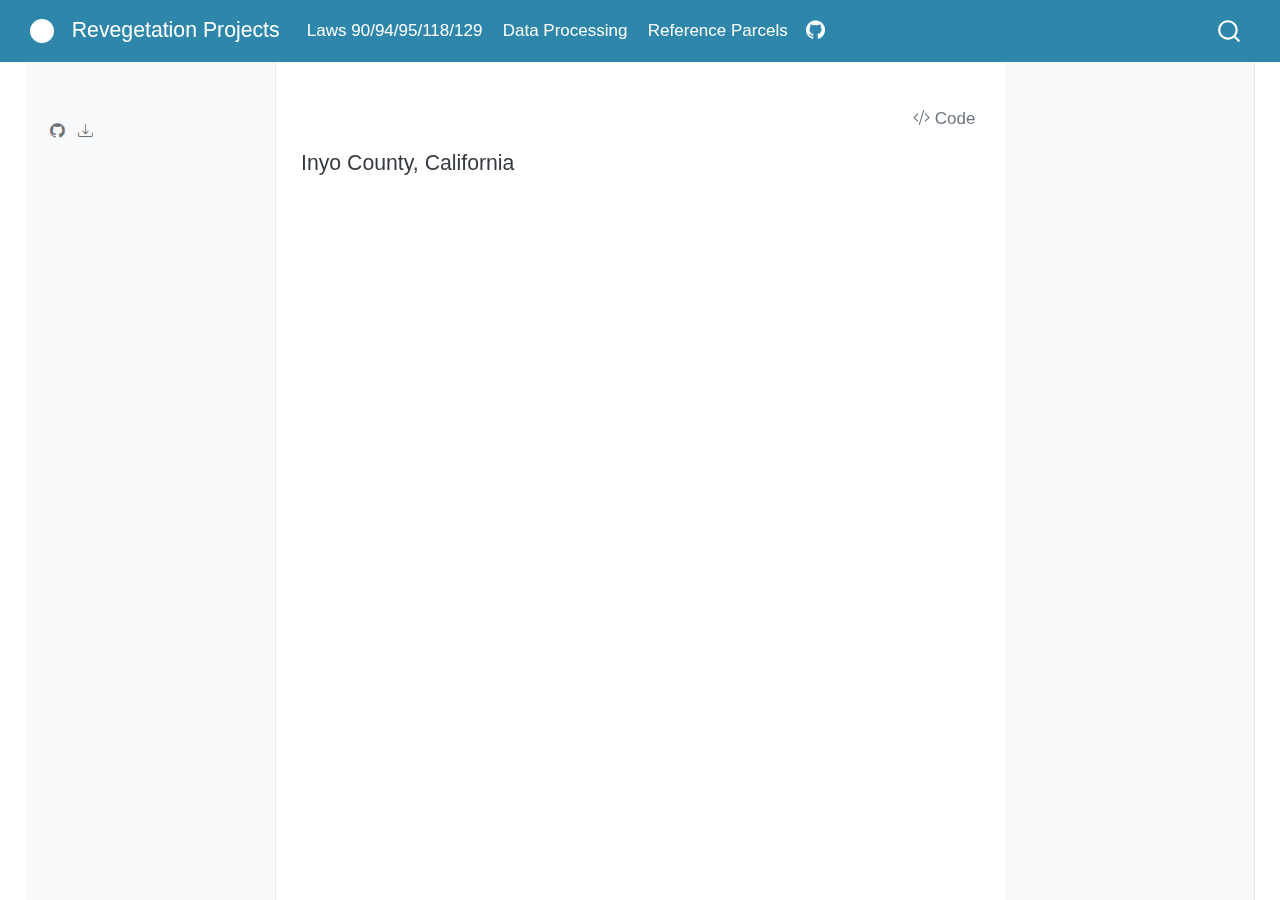
<file: docs/gpx_conversion.html>
<!DOCTYPE html>
<html xmlns="http://www.w3.org/1999/xhtml" lang="en" xml:lang="en"><head>

<meta charset="utf-8">
<meta name="generator" content="quarto-1.7.33">

<meta name="viewport" content="width=device-width, initial-scale=1.0, user-scalable=yes">


<title>gpx_conversion – Revegetation Projects</title>
<style>
code{white-space: pre-wrap;}
span.smallcaps{font-variant: small-caps;}
div.columns{display: flex; gap: min(4vw, 1.5em);}
div.column{flex: auto; overflow-x: auto;}
div.hanging-indent{margin-left: 1.5em; text-indent: -1.5em;}
ul.task-list{list-style: none;}
ul.task-list li input[type="checkbox"] {
  width: 0.8em;
  margin: 0 0.8em 0.2em -1em; /* quarto-specific, see https://github.com/quarto-dev/quarto-cli/issues/4556 */ 
  vertical-align: middle;
}
/* CSS for syntax highlighting */
html { -webkit-text-size-adjust: 100%; }
pre > code.sourceCode { white-space: pre; position: relative; }
pre > code.sourceCode > span { display: inline-block; line-height: 1.25; }
pre > code.sourceCode > span:empty { height: 1.2em; }
.sourceCode { overflow: visible; }
code.sourceCode > span { color: inherit; text-decoration: inherit; }
div.sourceCode { margin: 1em 0; }
pre.sourceCode { margin: 0; }
@media screen {
div.sourceCode { overflow: auto; }
}
@media print {
pre > code.sourceCode { white-space: pre-wrap; }
pre > code.sourceCode > span { text-indent: -5em; padding-left: 5em; }
}
pre.numberSource code
  { counter-reset: source-line 0; }
pre.numberSource code > span
  { position: relative; left: -4em; counter-increment: source-line; }
pre.numberSource code > span > a:first-child::before
  { content: counter(source-line);
    position: relative; left: -1em; text-align: right; vertical-align: baseline;
    border: none; display: inline-block;
    -webkit-touch-callout: none; -webkit-user-select: none;
    -khtml-user-select: none; -moz-user-select: none;
    -ms-user-select: none; user-select: none;
    padding: 0 4px; width: 4em;
  }
pre.numberSource { margin-left: 3em;  padding-left: 4px; }
div.sourceCode
  {   }
@media screen {
pre > code.sourceCode > span > a:first-child::before { text-decoration: underline; }
}
</style>


<script src="site_libs/quarto-nav/quarto-nav.js"></script>
<script src="site_libs/quarto-nav/headroom.min.js"></script>
<script src="site_libs/clipboard/clipboard.min.js"></script>
<script src="site_libs/quarto-search/autocomplete.umd.js"></script>
<script src="site_libs/quarto-search/fuse.min.js"></script>
<script src="site_libs/quarto-search/quarto-search.js"></script>
<meta name="quarto:offset" content="./">
<script src="site_libs/quarto-html/quarto.js" type="module"></script>
<script src="site_libs/quarto-html/tabsets/tabsets.js" type="module"></script>
<script src="site_libs/quarto-html/popper.min.js"></script>
<script src="site_libs/quarto-html/tippy.umd.min.js"></script>
<script src="site_libs/quarto-html/anchor.min.js"></script>
<link href="site_libs/quarto-html/tippy.css" rel="stylesheet">
<link href="site_libs/quarto-html/quarto-syntax-highlighting-ea385d0e468b0dd5ea5bf0780b1290d9.css" rel="stylesheet" id="quarto-text-highlighting-styles">
<script src="site_libs/bootstrap/bootstrap.min.js"></script>
<link href="site_libs/bootstrap/bootstrap-icons.css" rel="stylesheet">
<link href="site_libs/bootstrap/bootstrap-5b79cb83d68c65beed7fa3f9c5de1739.min.css" rel="stylesheet" append-hash="true" id="quarto-bootstrap" data-mode="light">
<script id="quarto-search-options" type="application/json">{
  "location": "navbar",
  "copy-button": false,
  "collapse-after": 3,
  "panel-placement": "end",
  "type": "overlay",
  "limit": 50,
  "keyboard-shortcut": [
    "f",
    "/",
    "s"
  ],
  "show-item-context": false,
  "language": {
    "search-no-results-text": "No results",
    "search-matching-documents-text": "matching documents",
    "search-copy-link-title": "Copy link to search",
    "search-hide-matches-text": "Hide additional matches",
    "search-more-match-text": "more match in this document",
    "search-more-matches-text": "more matches in this document",
    "search-clear-button-title": "Clear",
    "search-text-placeholder": "",
    "search-detached-cancel-button-title": "Cancel",
    "search-submit-button-title": "Submit",
    "search-label": "Search"
  }
}</script>


<link rel="stylesheet" href="styles.css">
</head>

<body class="nav-sidebar floating nav-fixed quarto-light">

<div id="quarto-search-results"></div>
  <header id="quarto-header" class="headroom fixed-top">
    <nav class="navbar navbar-expand-lg " data-bs-theme="dark">
      <div class="navbar-container container-fluid">
      <div class="navbar-brand-container mx-auto">
    <a href="./index.html" class="navbar-brand navbar-brand-logo">
    <img src="./inyo_logo.png" alt="" class="navbar-logo">
    </a>
    <a class="navbar-brand" href="./index.html">
    <span class="navbar-title">Revegetation Projects</span>
    </a>
  </div>
            <div id="quarto-search" class="" title="Search"></div>
          <button class="navbar-toggler" type="button" data-bs-toggle="collapse" data-bs-target="#navbarCollapse" aria-controls="navbarCollapse" role="menu" aria-expanded="false" aria-label="Toggle navigation" onclick="if (window.quartoToggleHeadroom) { window.quartoToggleHeadroom(); }">
  <span class="navbar-toggler-icon"></span>
</button>
          <div class="collapse navbar-collapse" id="navbarCollapse">
            <ul class="navbar-nav navbar-nav-scroll me-auto">
  <li class="nav-item">
    <a class="nav-link" href="./index.html"> 
<span class="menu-text">Laws 90/94/95/118/129</span></a>
  </li>  
  <li class="nav-item">
    <a class="nav-link" href="./data_process.html"> 
<span class="menu-text">Data Processing</span></a>
  </li>  
  <li class="nav-item">
    <a class="nav-link" href="./reference.html"> 
<span class="menu-text">Reference Parcels</span></a>
  </li>  
  <li class="nav-item compact">
    <a class="nav-link active" href="https://github.com/inyo-gov/revegetation-projects" aria-current="page"> <i class="bi bi-github" role="img">
</i> 
<span class="menu-text"></span></a>
  </li>  
</ul>
          </div> <!-- /navcollapse -->
            <div class="quarto-navbar-tools">
</div>
      </div> <!-- /container-fluid -->
    </nav>
  <nav class="quarto-secondary-nav">
    <div class="container-fluid d-flex">
      <button type="button" class="quarto-btn-toggle btn" data-bs-toggle="collapse" role="button" data-bs-target=".quarto-sidebar-collapse-item" aria-controls="quarto-sidebar" aria-expanded="false" aria-label="Toggle sidebar navigation" onclick="if (window.quartoToggleHeadroom) { window.quartoToggleHeadroom(); }">
        <i class="bi bi-layout-text-sidebar-reverse"></i>
      </button>
        <nav class="quarto-page-breadcrumbs" aria-label="breadcrumb"><ol class="breadcrumb"></ol></nav>
        <a class="flex-grow-1" role="navigation" data-bs-toggle="collapse" data-bs-target=".quarto-sidebar-collapse-item" aria-controls="quarto-sidebar" aria-expanded="false" aria-label="Toggle sidebar navigation" onclick="if (window.quartoToggleHeadroom) { window.quartoToggleHeadroom(); }">      
        </a>
      <button type="button" class="btn quarto-search-button" aria-label="Search" onclick="window.quartoOpenSearch();">
        <i class="bi bi-search"></i>
      </button>
    </div>
  </nav>
</header>
<!-- content -->
<div id="quarto-content" class="quarto-container page-columns page-rows-contents page-layout-article page-navbar">
<!-- sidebar -->
  <nav id="quarto-sidebar" class="sidebar collapse collapse-horizontal quarto-sidebar-collapse-item sidebar-navigation floating overflow-auto">
        <div class="mt-2 flex-shrink-0 align-items-center">
        <div class="sidebar-search">
        <div id="quarto-search" class="" title="Search"></div>
        </div>
        </div>
        <div class="sidebar-tools-collapse">
    <a href="https://github.com/inyo-gov/revegetation-projects" title="" class="quarto-navigation-tool px-1" aria-label=""><i class="bi bi-github"></i></a>
    <a href="./data/processed/reference_parcel_summary.csv" title="Download Data" class="quarto-navigation-tool px-1" aria-label="Download Data"><i class="bi bi-download"></i></a>
</div>
</nav>
<div id="quarto-sidebar-glass" class="quarto-sidebar-collapse-item" data-bs-toggle="collapse" data-bs-target=".quarto-sidebar-collapse-item"></div>
<!-- margin-sidebar -->
    <div id="quarto-margin-sidebar" class="sidebar margin-sidebar zindex-bottom">
        
    </div>
<!-- main -->
<main class="content" id="quarto-document-content"><div class="quarto-title-block"><div class="quarto-title-tools-only"><h1></h1><button type="button" class="btn code-tools-button" id="quarto-code-tools-source"><i class="bi"></i> Code</button></div></div>

<header id="title-block-header" class="quarto-title-block default">
<div class="quarto-title">
<p class="subtitle lead">Inyo County, California</p>
</div>



<div class="quarto-title-meta">

    
  
    
  </div>
  


</header>




<!-- -->


</main> <!-- /main -->
<script id="quarto-html-after-body" type="application/javascript">
  window.document.addEventListener("DOMContentLoaded", function (event) {
    const icon = "";
    const anchorJS = new window.AnchorJS();
    anchorJS.options = {
      placement: 'right',
      icon: icon
    };
    anchorJS.add('.anchored');
    const isCodeAnnotation = (el) => {
      for (const clz of el.classList) {
        if (clz.startsWith('code-annotation-')) {                     
          return true;
        }
      }
      return false;
    }
    const onCopySuccess = function(e) {
      // button target
      const button = e.trigger;
      // don't keep focus
      button.blur();
      // flash "checked"
      button.classList.add('code-copy-button-checked');
      var currentTitle = button.getAttribute("title");
      button.setAttribute("title", "Copied!");
      let tooltip;
      if (window.bootstrap) {
        button.setAttribute("data-bs-toggle", "tooltip");
        button.setAttribute("data-bs-placement", "left");
        button.setAttribute("data-bs-title", "Copied!");
        tooltip = new bootstrap.Tooltip(button, 
          { trigger: "manual", 
            customClass: "code-copy-button-tooltip",
            offset: [0, -8]});
        tooltip.show();    
      }
      setTimeout(function() {
        if (tooltip) {
          tooltip.hide();
          button.removeAttribute("data-bs-title");
          button.removeAttribute("data-bs-toggle");
          button.removeAttribute("data-bs-placement");
        }
        button.setAttribute("title", currentTitle);
        button.classList.remove('code-copy-button-checked');
      }, 1000);
      // clear code selection
      e.clearSelection();
    }
    const getTextToCopy = function(trigger) {
        const codeEl = trigger.previousElementSibling.cloneNode(true);
        for (const childEl of codeEl.children) {
          if (isCodeAnnotation(childEl)) {
            childEl.remove();
          }
        }
        return codeEl.innerText;
    }
    const clipboard = new window.ClipboardJS('.code-copy-button:not([data-in-quarto-modal])', {
      text: getTextToCopy
    });
    clipboard.on('success', onCopySuccess);
    if (window.document.getElementById('quarto-embedded-source-code-modal')) {
      const clipboardModal = new window.ClipboardJS('.code-copy-button[data-in-quarto-modal]', {
        text: getTextToCopy,
        container: window.document.getElementById('quarto-embedded-source-code-modal')
      });
      clipboardModal.on('success', onCopySuccess);
    }
    const viewSource = window.document.getElementById('quarto-view-source') ||
                       window.document.getElementById('quarto-code-tools-source');
    if (viewSource) {
      const sourceUrl = viewSource.getAttribute("data-quarto-source-url");
      viewSource.addEventListener("click", function(e) {
        if (sourceUrl) {
          // rstudio viewer pane
          if (/\bcapabilities=\b/.test(window.location)) {
            window.open(sourceUrl);
          } else {
            window.location.href = sourceUrl;
          }
        } else {
          const modal = new bootstrap.Modal(document.getElementById('quarto-embedded-source-code-modal'));
          modal.show();
        }
        return false;
      });
    }
    function toggleCodeHandler(show) {
      return function(e) {
        const detailsSrc = window.document.querySelectorAll(".cell > details > .sourceCode");
        for (let i=0; i<detailsSrc.length; i++) {
          const details = detailsSrc[i].parentElement;
          if (show) {
            details.open = true;
          } else {
            details.removeAttribute("open");
          }
        }
        const cellCodeDivs = window.document.querySelectorAll(".cell > .sourceCode");
        const fromCls = show ? "hidden" : "unhidden";
        const toCls = show ? "unhidden" : "hidden";
        for (let i=0; i<cellCodeDivs.length; i++) {
          const codeDiv = cellCodeDivs[i];
          if (codeDiv.classList.contains(fromCls)) {
            codeDiv.classList.remove(fromCls);
            codeDiv.classList.add(toCls);
          } 
        }
        return false;
      }
    }
    const hideAllCode = window.document.getElementById("quarto-hide-all-code");
    if (hideAllCode) {
      hideAllCode.addEventListener("click", toggleCodeHandler(false));
    }
    const showAllCode = window.document.getElementById("quarto-show-all-code");
    if (showAllCode) {
      showAllCode.addEventListener("click", toggleCodeHandler(true));
    }
      var localhostRegex = new RegExp(/^(?:http|https):\/\/localhost\:?[0-9]*\//);
      var mailtoRegex = new RegExp(/^mailto:/);
        var filterRegex = new RegExp('/' + window.location.host + '/');
      var isInternal = (href) => {
          return filterRegex.test(href) || localhostRegex.test(href) || mailtoRegex.test(href);
      }
      // Inspect non-navigation links and adorn them if external
     var links = window.document.querySelectorAll('a[href]:not(.nav-link):not(.navbar-brand):not(.toc-action):not(.sidebar-link):not(.sidebar-item-toggle):not(.pagination-link):not(.no-external):not([aria-hidden]):not(.dropdown-item):not(.quarto-navigation-tool):not(.about-link)');
      for (var i=0; i<links.length; i++) {
        const link = links[i];
        if (!isInternal(link.href)) {
          // undo the damage that might have been done by quarto-nav.js in the case of
          // links that we want to consider external
          if (link.dataset.originalHref !== undefined) {
            link.href = link.dataset.originalHref;
          }
        }
      }
    function tippyHover(el, contentFn, onTriggerFn, onUntriggerFn) {
      const config = {
        allowHTML: true,
        maxWidth: 500,
        delay: 100,
        arrow: false,
        appendTo: function(el) {
            return el.parentElement;
        },
        interactive: true,
        interactiveBorder: 10,
        theme: 'quarto',
        placement: 'bottom-start',
      };
      if (contentFn) {
        config.content = contentFn;
      }
      if (onTriggerFn) {
        config.onTrigger = onTriggerFn;
      }
      if (onUntriggerFn) {
        config.onUntrigger = onUntriggerFn;
      }
      window.tippy(el, config); 
    }
    const noterefs = window.document.querySelectorAll('a[role="doc-noteref"]');
    for (var i=0; i<noterefs.length; i++) {
      const ref = noterefs[i];
      tippyHover(ref, function() {
        // use id or data attribute instead here
        let href = ref.getAttribute('data-footnote-href') || ref.getAttribute('href');
        try { href = new URL(href).hash; } catch {}
        const id = href.replace(/^#\/?/, "");
        const note = window.document.getElementById(id);
        if (note) {
          return note.innerHTML;
        } else {
          return "";
        }
      });
    }
    const xrefs = window.document.querySelectorAll('a.quarto-xref');
    const processXRef = (id, note) => {
      // Strip column container classes
      const stripColumnClz = (el) => {
        el.classList.remove("page-full", "page-columns");
        if (el.children) {
          for (const child of el.children) {
            stripColumnClz(child);
          }
        }
      }
      stripColumnClz(note)
      if (id === null || id.startsWith('sec-')) {
        // Special case sections, only their first couple elements
        const container = document.createElement("div");
        if (note.children && note.children.length > 2) {
          container.appendChild(note.children[0].cloneNode(true));
          for (let i = 1; i < note.children.length; i++) {
            const child = note.children[i];
            if (child.tagName === "P" && child.innerText === "") {
              continue;
            } else {
              container.appendChild(child.cloneNode(true));
              break;
            }
          }
          if (window.Quarto?.typesetMath) {
            window.Quarto.typesetMath(container);
          }
          return container.innerHTML
        } else {
          if (window.Quarto?.typesetMath) {
            window.Quarto.typesetMath(note);
          }
          return note.innerHTML;
        }
      } else {
        // Remove any anchor links if they are present
        const anchorLink = note.querySelector('a.anchorjs-link');
        if (anchorLink) {
          anchorLink.remove();
        }
        if (window.Quarto?.typesetMath) {
          window.Quarto.typesetMath(note);
        }
        if (note.classList.contains("callout")) {
          return note.outerHTML;
        } else {
          return note.innerHTML;
        }
      }
    }
    for (var i=0; i<xrefs.length; i++) {
      const xref = xrefs[i];
      tippyHover(xref, undefined, function(instance) {
        instance.disable();
        let url = xref.getAttribute('href');
        let hash = undefined; 
        if (url.startsWith('#')) {
          hash = url;
        } else {
          try { hash = new URL(url).hash; } catch {}
        }
        if (hash) {
          const id = hash.replace(/^#\/?/, "");
          const note = window.document.getElementById(id);
          if (note !== null) {
            try {
              const html = processXRef(id, note.cloneNode(true));
              instance.setContent(html);
            } finally {
              instance.enable();
              instance.show();
            }
          } else {
            // See if we can fetch this
            fetch(url.split('#')[0])
            .then(res => res.text())
            .then(html => {
              const parser = new DOMParser();
              const htmlDoc = parser.parseFromString(html, "text/html");
              const note = htmlDoc.getElementById(id);
              if (note !== null) {
                const html = processXRef(id, note);
                instance.setContent(html);
              } 
            }).finally(() => {
              instance.enable();
              instance.show();
            });
          }
        } else {
          // See if we can fetch a full url (with no hash to target)
          // This is a special case and we should probably do some content thinning / targeting
          fetch(url)
          .then(res => res.text())
          .then(html => {
            const parser = new DOMParser();
            const htmlDoc = parser.parseFromString(html, "text/html");
            const note = htmlDoc.querySelector('main.content');
            if (note !== null) {
              // This should only happen for chapter cross references
              // (since there is no id in the URL)
              // remove the first header
              if (note.children.length > 0 && note.children[0].tagName === "HEADER") {
                note.children[0].remove();
              }
              const html = processXRef(null, note);
              instance.setContent(html);
            } 
          }).finally(() => {
            instance.enable();
            instance.show();
          });
        }
      }, function(instance) {
      });
    }
        let selectedAnnoteEl;
        const selectorForAnnotation = ( cell, annotation) => {
          let cellAttr = 'data-code-cell="' + cell + '"';
          let lineAttr = 'data-code-annotation="' +  annotation + '"';
          const selector = 'span[' + cellAttr + '][' + lineAttr + ']';
          return selector;
        }
        const selectCodeLines = (annoteEl) => {
          const doc = window.document;
          const targetCell = annoteEl.getAttribute("data-target-cell");
          const targetAnnotation = annoteEl.getAttribute("data-target-annotation");
          const annoteSpan = window.document.querySelector(selectorForAnnotation(targetCell, targetAnnotation));
          const lines = annoteSpan.getAttribute("data-code-lines").split(",");
          const lineIds = lines.map((line) => {
            return targetCell + "-" + line;
          })
          let top = null;
          let height = null;
          let parent = null;
          if (lineIds.length > 0) {
              //compute the position of the single el (top and bottom and make a div)
              const el = window.document.getElementById(lineIds[0]);
              top = el.offsetTop;
              height = el.offsetHeight;
              parent = el.parentElement.parentElement;
            if (lineIds.length > 1) {
              const lastEl = window.document.getElementById(lineIds[lineIds.length - 1]);
              const bottom = lastEl.offsetTop + lastEl.offsetHeight;
              height = bottom - top;
            }
            if (top !== null && height !== null && parent !== null) {
              // cook up a div (if necessary) and position it 
              let div = window.document.getElementById("code-annotation-line-highlight");
              if (div === null) {
                div = window.document.createElement("div");
                div.setAttribute("id", "code-annotation-line-highlight");
                div.style.position = 'absolute';
                parent.appendChild(div);
              }
              div.style.top = top - 2 + "px";
              div.style.height = height + 4 + "px";
              div.style.left = 0;
              let gutterDiv = window.document.getElementById("code-annotation-line-highlight-gutter");
              if (gutterDiv === null) {
                gutterDiv = window.document.createElement("div");
                gutterDiv.setAttribute("id", "code-annotation-line-highlight-gutter");
                gutterDiv.style.position = 'absolute';
                const codeCell = window.document.getElementById(targetCell);
                const gutter = codeCell.querySelector('.code-annotation-gutter');
                gutter.appendChild(gutterDiv);
              }
              gutterDiv.style.top = top - 2 + "px";
              gutterDiv.style.height = height + 4 + "px";
            }
            selectedAnnoteEl = annoteEl;
          }
        };
        const unselectCodeLines = () => {
          const elementsIds = ["code-annotation-line-highlight", "code-annotation-line-highlight-gutter"];
          elementsIds.forEach((elId) => {
            const div = window.document.getElementById(elId);
            if (div) {
              div.remove();
            }
          });
          selectedAnnoteEl = undefined;
        };
          // Handle positioning of the toggle
      window.addEventListener(
        "resize",
        throttle(() => {
          elRect = undefined;
          if (selectedAnnoteEl) {
            selectCodeLines(selectedAnnoteEl);
          }
        }, 10)
      );
      function throttle(fn, ms) {
      let throttle = false;
      let timer;
        return (...args) => {
          if(!throttle) { // first call gets through
              fn.apply(this, args);
              throttle = true;
          } else { // all the others get throttled
              if(timer) clearTimeout(timer); // cancel #2
              timer = setTimeout(() => {
                fn.apply(this, args);
                timer = throttle = false;
              }, ms);
          }
        };
      }
        // Attach click handler to the DT
        const annoteDls = window.document.querySelectorAll('dt[data-target-cell]');
        for (const annoteDlNode of annoteDls) {
          annoteDlNode.addEventListener('click', (event) => {
            const clickedEl = event.target;
            if (clickedEl !== selectedAnnoteEl) {
              unselectCodeLines();
              const activeEl = window.document.querySelector('dt[data-target-cell].code-annotation-active');
              if (activeEl) {
                activeEl.classList.remove('code-annotation-active');
              }
              selectCodeLines(clickedEl);
              clickedEl.classList.add('code-annotation-active');
            } else {
              // Unselect the line
              unselectCodeLines();
              clickedEl.classList.remove('code-annotation-active');
            }
          });
        }
    const findCites = (el) => {
      const parentEl = el.parentElement;
      if (parentEl) {
        const cites = parentEl.dataset.cites;
        if (cites) {
          return {
            el,
            cites: cites.split(' ')
          };
        } else {
          return findCites(el.parentElement)
        }
      } else {
        return undefined;
      }
    };
    var bibliorefs = window.document.querySelectorAll('a[role="doc-biblioref"]');
    for (var i=0; i<bibliorefs.length; i++) {
      const ref = bibliorefs[i];
      const citeInfo = findCites(ref);
      if (citeInfo) {
        tippyHover(citeInfo.el, function() {
          var popup = window.document.createElement('div');
          citeInfo.cites.forEach(function(cite) {
            var citeDiv = window.document.createElement('div');
            citeDiv.classList.add('hanging-indent');
            citeDiv.classList.add('csl-entry');
            var biblioDiv = window.document.getElementById('ref-' + cite);
            if (biblioDiv) {
              citeDiv.innerHTML = biblioDiv.innerHTML;
            }
            popup.appendChild(citeDiv);
          });
          return popup.innerHTML;
        });
      }
    }
  });
  </script><div class="modal fade" id="quarto-embedded-source-code-modal" tabindex="-1" aria-labelledby="quarto-embedded-source-code-modal-label" aria-hidden="true"><div class="modal-dialog modal-dialog-scrollable"><div class="modal-content"><div class="modal-header"><h5 class="modal-title" id="quarto-embedded-source-code-modal-label">Source Code</h5><button class="btn-close" data-bs-dismiss="modal"></button></div><div class="modal-body"><div class="">
<div class="sourceCode" id="cb1" data-shortcodes="false"><pre class="sourceCode markdown code-with-copy"><code class="sourceCode markdown"></code><button title="Copy to Clipboard" class="code-copy-button" data-in-quarto-modal=""><i class="bi"></i></button></pre></div>
</div></div></div></div></div>
</div> <!-- /content -->




</body></html>
</file>
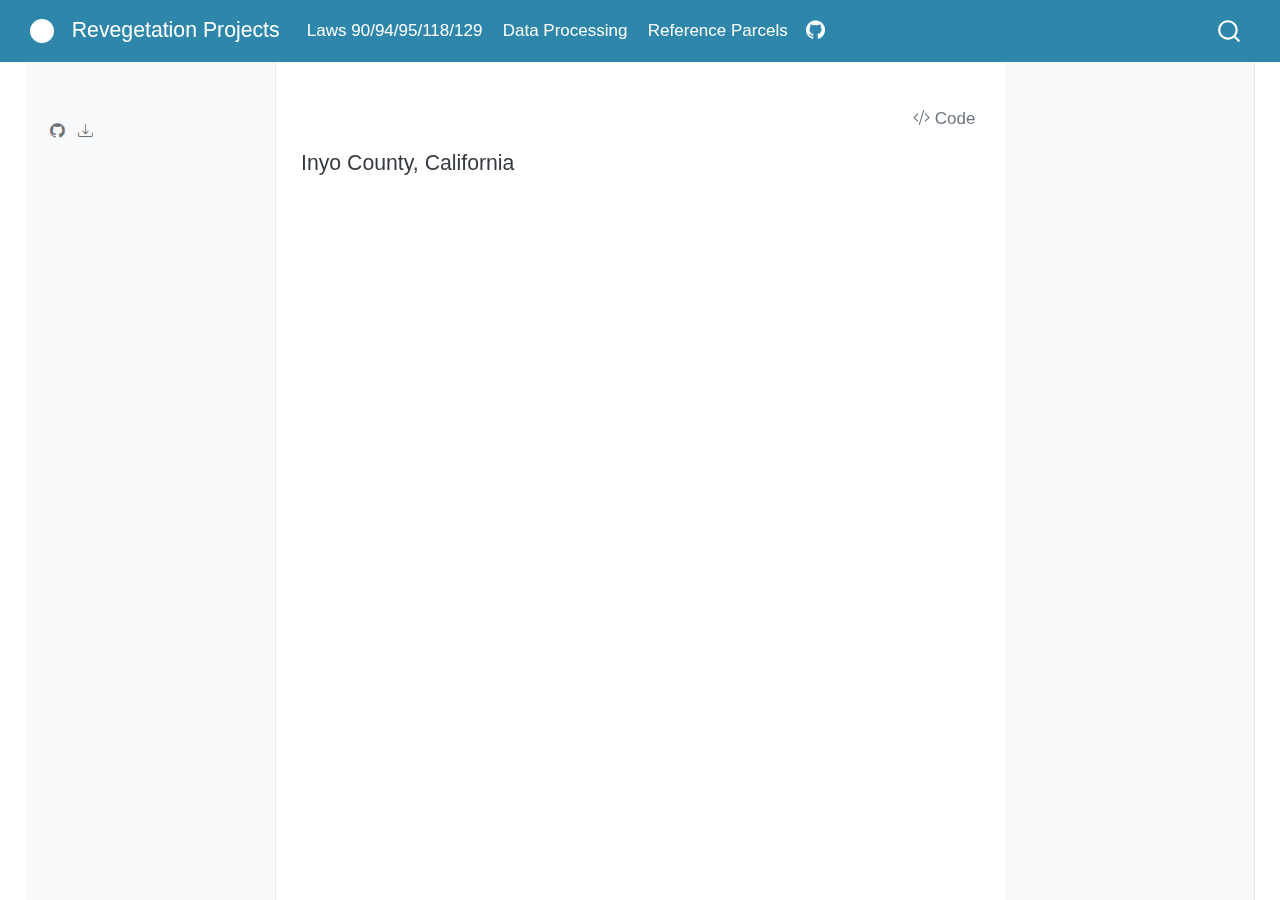
<file: docs/kmz_conversion.html>
<!DOCTYPE html>
<html xmlns="http://www.w3.org/1999/xhtml" lang="en" xml:lang="en"><head>

<meta charset="utf-8">
<meta name="generator" content="quarto-1.7.33">

<meta name="viewport" content="width=device-width, initial-scale=1.0, user-scalable=yes">


<title>kmz_conversion – Revegetation Projects</title>
<style>
code{white-space: pre-wrap;}
span.smallcaps{font-variant: small-caps;}
div.columns{display: flex; gap: min(4vw, 1.5em);}
div.column{flex: auto; overflow-x: auto;}
div.hanging-indent{margin-left: 1.5em; text-indent: -1.5em;}
ul.task-list{list-style: none;}
ul.task-list li input[type="checkbox"] {
  width: 0.8em;
  margin: 0 0.8em 0.2em -1em; /* quarto-specific, see https://github.com/quarto-dev/quarto-cli/issues/4556 */ 
  vertical-align: middle;
}
/* CSS for syntax highlighting */
html { -webkit-text-size-adjust: 100%; }
pre > code.sourceCode { white-space: pre; position: relative; }
pre > code.sourceCode > span { display: inline-block; line-height: 1.25; }
pre > code.sourceCode > span:empty { height: 1.2em; }
.sourceCode { overflow: visible; }
code.sourceCode > span { color: inherit; text-decoration: inherit; }
div.sourceCode { margin: 1em 0; }
pre.sourceCode { margin: 0; }
@media screen {
div.sourceCode { overflow: auto; }
}
@media print {
pre > code.sourceCode { white-space: pre-wrap; }
pre > code.sourceCode > span { text-indent: -5em; padding-left: 5em; }
}
pre.numberSource code
  { counter-reset: source-line 0; }
pre.numberSource code > span
  { position: relative; left: -4em; counter-increment: source-line; }
pre.numberSource code > span > a:first-child::before
  { content: counter(source-line);
    position: relative; left: -1em; text-align: right; vertical-align: baseline;
    border: none; display: inline-block;
    -webkit-touch-callout: none; -webkit-user-select: none;
    -khtml-user-select: none; -moz-user-select: none;
    -ms-user-select: none; user-select: none;
    padding: 0 4px; width: 4em;
  }
pre.numberSource { margin-left: 3em;  padding-left: 4px; }
div.sourceCode
  {   }
@media screen {
pre > code.sourceCode > span > a:first-child::before { text-decoration: underline; }
}
</style>


<script src="site_libs/quarto-nav/quarto-nav.js"></script>
<script src="site_libs/quarto-nav/headroom.min.js"></script>
<script src="site_libs/clipboard/clipboard.min.js"></script>
<script src="site_libs/quarto-search/autocomplete.umd.js"></script>
<script src="site_libs/quarto-search/fuse.min.js"></script>
<script src="site_libs/quarto-search/quarto-search.js"></script>
<meta name="quarto:offset" content="./">
<script src="site_libs/quarto-html/quarto.js" type="module"></script>
<script src="site_libs/quarto-html/tabsets/tabsets.js" type="module"></script>
<script src="site_libs/quarto-html/popper.min.js"></script>
<script src="site_libs/quarto-html/tippy.umd.min.js"></script>
<script src="site_libs/quarto-html/anchor.min.js"></script>
<link href="site_libs/quarto-html/tippy.css" rel="stylesheet">
<link href="site_libs/quarto-html/quarto-syntax-highlighting-ea385d0e468b0dd5ea5bf0780b1290d9.css" rel="stylesheet" id="quarto-text-highlighting-styles">
<script src="site_libs/bootstrap/bootstrap.min.js"></script>
<link href="site_libs/bootstrap/bootstrap-icons.css" rel="stylesheet">
<link href="site_libs/bootstrap/bootstrap-5b79cb83d68c65beed7fa3f9c5de1739.min.css" rel="stylesheet" append-hash="true" id="quarto-bootstrap" data-mode="light">
<script id="quarto-search-options" type="application/json">{
  "location": "navbar",
  "copy-button": false,
  "collapse-after": 3,
  "panel-placement": "end",
  "type": "overlay",
  "limit": 50,
  "keyboard-shortcut": [
    "f",
    "/",
    "s"
  ],
  "show-item-context": false,
  "language": {
    "search-no-results-text": "No results",
    "search-matching-documents-text": "matching documents",
    "search-copy-link-title": "Copy link to search",
    "search-hide-matches-text": "Hide additional matches",
    "search-more-match-text": "more match in this document",
    "search-more-matches-text": "more matches in this document",
    "search-clear-button-title": "Clear",
    "search-text-placeholder": "",
    "search-detached-cancel-button-title": "Cancel",
    "search-submit-button-title": "Submit",
    "search-label": "Search"
  }
}</script>


<link rel="stylesheet" href="styles.css">
</head>

<body class="nav-sidebar floating nav-fixed quarto-light">

<div id="quarto-search-results"></div>
  <header id="quarto-header" class="headroom fixed-top">
    <nav class="navbar navbar-expand-lg " data-bs-theme="dark">
      <div class="navbar-container container-fluid">
      <div class="navbar-brand-container mx-auto">
    <a href="./index.html" class="navbar-brand navbar-brand-logo">
    <img src="./inyo_logo.png" alt="" class="navbar-logo">
    </a>
    <a class="navbar-brand" href="./index.html">
    <span class="navbar-title">Revegetation Projects</span>
    </a>
  </div>
            <div id="quarto-search" class="" title="Search"></div>
          <button class="navbar-toggler" type="button" data-bs-toggle="collapse" data-bs-target="#navbarCollapse" aria-controls="navbarCollapse" role="menu" aria-expanded="false" aria-label="Toggle navigation" onclick="if (window.quartoToggleHeadroom) { window.quartoToggleHeadroom(); }">
  <span class="navbar-toggler-icon"></span>
</button>
          <div class="collapse navbar-collapse" id="navbarCollapse">
            <ul class="navbar-nav navbar-nav-scroll me-auto">
  <li class="nav-item">
    <a class="nav-link" href="./index.html"> 
<span class="menu-text">Laws 90/94/95/118/129</span></a>
  </li>  
  <li class="nav-item">
    <a class="nav-link" href="./data_process.html"> 
<span class="menu-text">Data Processing</span></a>
  </li>  
  <li class="nav-item">
    <a class="nav-link" href="./reference.html"> 
<span class="menu-text">Reference Parcels</span></a>
  </li>  
  <li class="nav-item compact">
    <a class="nav-link active" href="https://github.com/inyo-gov/revegetation-projects" aria-current="page"> <i class="bi bi-github" role="img">
</i> 
<span class="menu-text"></span></a>
  </li>  
</ul>
          </div> <!-- /navcollapse -->
            <div class="quarto-navbar-tools">
</div>
      </div> <!-- /container-fluid -->
    </nav>
  <nav class="quarto-secondary-nav">
    <div class="container-fluid d-flex">
      <button type="button" class="quarto-btn-toggle btn" data-bs-toggle="collapse" role="button" data-bs-target=".quarto-sidebar-collapse-item" aria-controls="quarto-sidebar" aria-expanded="false" aria-label="Toggle sidebar navigation" onclick="if (window.quartoToggleHeadroom) { window.quartoToggleHeadroom(); }">
        <i class="bi bi-layout-text-sidebar-reverse"></i>
      </button>
        <nav class="quarto-page-breadcrumbs" aria-label="breadcrumb"><ol class="breadcrumb"></ol></nav>
        <a class="flex-grow-1" role="navigation" data-bs-toggle="collapse" data-bs-target=".quarto-sidebar-collapse-item" aria-controls="quarto-sidebar" aria-expanded="false" aria-label="Toggle sidebar navigation" onclick="if (window.quartoToggleHeadroom) { window.quartoToggleHeadroom(); }">      
        </a>
      <button type="button" class="btn quarto-search-button" aria-label="Search" onclick="window.quartoOpenSearch();">
        <i class="bi bi-search"></i>
      </button>
    </div>
  </nav>
</header>
<!-- content -->
<div id="quarto-content" class="quarto-container page-columns page-rows-contents page-layout-article page-navbar">
<!-- sidebar -->
  <nav id="quarto-sidebar" class="sidebar collapse collapse-horizontal quarto-sidebar-collapse-item sidebar-navigation floating overflow-auto">
        <div class="mt-2 flex-shrink-0 align-items-center">
        <div class="sidebar-search">
        <div id="quarto-search" class="" title="Search"></div>
        </div>
        </div>
        <div class="sidebar-tools-collapse">
    <a href="https://github.com/inyo-gov/revegetation-projects" title="" class="quarto-navigation-tool px-1" aria-label=""><i class="bi bi-github"></i></a>
    <a href="./data/processed/reference_parcel_summary.csv" title="Download Data" class="quarto-navigation-tool px-1" aria-label="Download Data"><i class="bi bi-download"></i></a>
</div>
</nav>
<div id="quarto-sidebar-glass" class="quarto-sidebar-collapse-item" data-bs-toggle="collapse" data-bs-target=".quarto-sidebar-collapse-item"></div>
<!-- margin-sidebar -->
    <div id="quarto-margin-sidebar" class="sidebar margin-sidebar zindex-bottom">
        
    </div>
<!-- main -->
<main class="content" id="quarto-document-content"><div class="quarto-title-block"><div class="quarto-title-tools-only"><h1></h1><button type="button" class="btn code-tools-button" id="quarto-code-tools-source"><i class="bi"></i> Code</button></div></div>

<header id="title-block-header" class="quarto-title-block default">
<div class="quarto-title">
<p class="subtitle lead">Inyo County, California</p>
</div>



<div class="quarto-title-meta">

    
  
    
  </div>
  


</header>




<!-- -->


</main> <!-- /main -->
<script id="quarto-html-after-body" type="application/javascript">
  window.document.addEventListener("DOMContentLoaded", function (event) {
    const icon = "";
    const anchorJS = new window.AnchorJS();
    anchorJS.options = {
      placement: 'right',
      icon: icon
    };
    anchorJS.add('.anchored');
    const isCodeAnnotation = (el) => {
      for (const clz of el.classList) {
        if (clz.startsWith('code-annotation-')) {                     
          return true;
        }
      }
      return false;
    }
    const onCopySuccess = function(e) {
      // button target
      const button = e.trigger;
      // don't keep focus
      button.blur();
      // flash "checked"
      button.classList.add('code-copy-button-checked');
      var currentTitle = button.getAttribute("title");
      button.setAttribute("title", "Copied!");
      let tooltip;
      if (window.bootstrap) {
        button.setAttribute("data-bs-toggle", "tooltip");
        button.setAttribute("data-bs-placement", "left");
        button.setAttribute("data-bs-title", "Copied!");
        tooltip = new bootstrap.Tooltip(button, 
          { trigger: "manual", 
            customClass: "code-copy-button-tooltip",
            offset: [0, -8]});
        tooltip.show();    
      }
      setTimeout(function() {
        if (tooltip) {
          tooltip.hide();
          button.removeAttribute("data-bs-title");
          button.removeAttribute("data-bs-toggle");
          button.removeAttribute("data-bs-placement");
        }
        button.setAttribute("title", currentTitle);
        button.classList.remove('code-copy-button-checked');
      }, 1000);
      // clear code selection
      e.clearSelection();
    }
    const getTextToCopy = function(trigger) {
        const codeEl = trigger.previousElementSibling.cloneNode(true);
        for (const childEl of codeEl.children) {
          if (isCodeAnnotation(childEl)) {
            childEl.remove();
          }
        }
        return codeEl.innerText;
    }
    const clipboard = new window.ClipboardJS('.code-copy-button:not([data-in-quarto-modal])', {
      text: getTextToCopy
    });
    clipboard.on('success', onCopySuccess);
    if (window.document.getElementById('quarto-embedded-source-code-modal')) {
      const clipboardModal = new window.ClipboardJS('.code-copy-button[data-in-quarto-modal]', {
        text: getTextToCopy,
        container: window.document.getElementById('quarto-embedded-source-code-modal')
      });
      clipboardModal.on('success', onCopySuccess);
    }
    const viewSource = window.document.getElementById('quarto-view-source') ||
                       window.document.getElementById('quarto-code-tools-source');
    if (viewSource) {
      const sourceUrl = viewSource.getAttribute("data-quarto-source-url");
      viewSource.addEventListener("click", function(e) {
        if (sourceUrl) {
          // rstudio viewer pane
          if (/\bcapabilities=\b/.test(window.location)) {
            window.open(sourceUrl);
          } else {
            window.location.href = sourceUrl;
          }
        } else {
          const modal = new bootstrap.Modal(document.getElementById('quarto-embedded-source-code-modal'));
          modal.show();
        }
        return false;
      });
    }
    function toggleCodeHandler(show) {
      return function(e) {
        const detailsSrc = window.document.querySelectorAll(".cell > details > .sourceCode");
        for (let i=0; i<detailsSrc.length; i++) {
          const details = detailsSrc[i].parentElement;
          if (show) {
            details.open = true;
          } else {
            details.removeAttribute("open");
          }
        }
        const cellCodeDivs = window.document.querySelectorAll(".cell > .sourceCode");
        const fromCls = show ? "hidden" : "unhidden";
        const toCls = show ? "unhidden" : "hidden";
        for (let i=0; i<cellCodeDivs.length; i++) {
          const codeDiv = cellCodeDivs[i];
          if (codeDiv.classList.contains(fromCls)) {
            codeDiv.classList.remove(fromCls);
            codeDiv.classList.add(toCls);
          } 
        }
        return false;
      }
    }
    const hideAllCode = window.document.getElementById("quarto-hide-all-code");
    if (hideAllCode) {
      hideAllCode.addEventListener("click", toggleCodeHandler(false));
    }
    const showAllCode = window.document.getElementById("quarto-show-all-code");
    if (showAllCode) {
      showAllCode.addEventListener("click", toggleCodeHandler(true));
    }
      var localhostRegex = new RegExp(/^(?:http|https):\/\/localhost\:?[0-9]*\//);
      var mailtoRegex = new RegExp(/^mailto:/);
        var filterRegex = new RegExp('/' + window.location.host + '/');
      var isInternal = (href) => {
          return filterRegex.test(href) || localhostRegex.test(href) || mailtoRegex.test(href);
      }
      // Inspect non-navigation links and adorn them if external
     var links = window.document.querySelectorAll('a[href]:not(.nav-link):not(.navbar-brand):not(.toc-action):not(.sidebar-link):not(.sidebar-item-toggle):not(.pagination-link):not(.no-external):not([aria-hidden]):not(.dropdown-item):not(.quarto-navigation-tool):not(.about-link)');
      for (var i=0; i<links.length; i++) {
        const link = links[i];
        if (!isInternal(link.href)) {
          // undo the damage that might have been done by quarto-nav.js in the case of
          // links that we want to consider external
          if (link.dataset.originalHref !== undefined) {
            link.href = link.dataset.originalHref;
          }
        }
      }
    function tippyHover(el, contentFn, onTriggerFn, onUntriggerFn) {
      const config = {
        allowHTML: true,
        maxWidth: 500,
        delay: 100,
        arrow: false,
        appendTo: function(el) {
            return el.parentElement;
        },
        interactive: true,
        interactiveBorder: 10,
        theme: 'quarto',
        placement: 'bottom-start',
      };
      if (contentFn) {
        config.content = contentFn;
      }
      if (onTriggerFn) {
        config.onTrigger = onTriggerFn;
      }
      if (onUntriggerFn) {
        config.onUntrigger = onUntriggerFn;
      }
      window.tippy(el, config); 
    }
    const noterefs = window.document.querySelectorAll('a[role="doc-noteref"]');
    for (var i=0; i<noterefs.length; i++) {
      const ref = noterefs[i];
      tippyHover(ref, function() {
        // use id or data attribute instead here
        let href = ref.getAttribute('data-footnote-href') || ref.getAttribute('href');
        try { href = new URL(href).hash; } catch {}
        const id = href.replace(/^#\/?/, "");
        const note = window.document.getElementById(id);
        if (note) {
          return note.innerHTML;
        } else {
          return "";
        }
      });
    }
    const xrefs = window.document.querySelectorAll('a.quarto-xref');
    const processXRef = (id, note) => {
      // Strip column container classes
      const stripColumnClz = (el) => {
        el.classList.remove("page-full", "page-columns");
        if (el.children) {
          for (const child of el.children) {
            stripColumnClz(child);
          }
        }
      }
      stripColumnClz(note)
      if (id === null || id.startsWith('sec-')) {
        // Special case sections, only their first couple elements
        const container = document.createElement("div");
        if (note.children && note.children.length > 2) {
          container.appendChild(note.children[0].cloneNode(true));
          for (let i = 1; i < note.children.length; i++) {
            const child = note.children[i];
            if (child.tagName === "P" && child.innerText === "") {
              continue;
            } else {
              container.appendChild(child.cloneNode(true));
              break;
            }
          }
          if (window.Quarto?.typesetMath) {
            window.Quarto.typesetMath(container);
          }
          return container.innerHTML
        } else {
          if (window.Quarto?.typesetMath) {
            window.Quarto.typesetMath(note);
          }
          return note.innerHTML;
        }
      } else {
        // Remove any anchor links if they are present
        const anchorLink = note.querySelector('a.anchorjs-link');
        if (anchorLink) {
          anchorLink.remove();
        }
        if (window.Quarto?.typesetMath) {
          window.Quarto.typesetMath(note);
        }
        if (note.classList.contains("callout")) {
          return note.outerHTML;
        } else {
          return note.innerHTML;
        }
      }
    }
    for (var i=0; i<xrefs.length; i++) {
      const xref = xrefs[i];
      tippyHover(xref, undefined, function(instance) {
        instance.disable();
        let url = xref.getAttribute('href');
        let hash = undefined; 
        if (url.startsWith('#')) {
          hash = url;
        } else {
          try { hash = new URL(url).hash; } catch {}
        }
        if (hash) {
          const id = hash.replace(/^#\/?/, "");
          const note = window.document.getElementById(id);
          if (note !== null) {
            try {
              const html = processXRef(id, note.cloneNode(true));
              instance.setContent(html);
            } finally {
              instance.enable();
              instance.show();
            }
          } else {
            // See if we can fetch this
            fetch(url.split('#')[0])
            .then(res => res.text())
            .then(html => {
              const parser = new DOMParser();
              const htmlDoc = parser.parseFromString(html, "text/html");
              const note = htmlDoc.getElementById(id);
              if (note !== null) {
                const html = processXRef(id, note);
                instance.setContent(html);
              } 
            }).finally(() => {
              instance.enable();
              instance.show();
            });
          }
        } else {
          // See if we can fetch a full url (with no hash to target)
          // This is a special case and we should probably do some content thinning / targeting
          fetch(url)
          .then(res => res.text())
          .then(html => {
            const parser = new DOMParser();
            const htmlDoc = parser.parseFromString(html, "text/html");
            const note = htmlDoc.querySelector('main.content');
            if (note !== null) {
              // This should only happen for chapter cross references
              // (since there is no id in the URL)
              // remove the first header
              if (note.children.length > 0 && note.children[0].tagName === "HEADER") {
                note.children[0].remove();
              }
              const html = processXRef(null, note);
              instance.setContent(html);
            } 
          }).finally(() => {
            instance.enable();
            instance.show();
          });
        }
      }, function(instance) {
      });
    }
        let selectedAnnoteEl;
        const selectorForAnnotation = ( cell, annotation) => {
          let cellAttr = 'data-code-cell="' + cell + '"';
          let lineAttr = 'data-code-annotation="' +  annotation + '"';
          const selector = 'span[' + cellAttr + '][' + lineAttr + ']';
          return selector;
        }
        const selectCodeLines = (annoteEl) => {
          const doc = window.document;
          const targetCell = annoteEl.getAttribute("data-target-cell");
          const targetAnnotation = annoteEl.getAttribute("data-target-annotation");
          const annoteSpan = window.document.querySelector(selectorForAnnotation(targetCell, targetAnnotation));
          const lines = annoteSpan.getAttribute("data-code-lines").split(",");
          const lineIds = lines.map((line) => {
            return targetCell + "-" + line;
          })
          let top = null;
          let height = null;
          let parent = null;
          if (lineIds.length > 0) {
              //compute the position of the single el (top and bottom and make a div)
              const el = window.document.getElementById(lineIds[0]);
              top = el.offsetTop;
              height = el.offsetHeight;
              parent = el.parentElement.parentElement;
            if (lineIds.length > 1) {
              const lastEl = window.document.getElementById(lineIds[lineIds.length - 1]);
              const bottom = lastEl.offsetTop + lastEl.offsetHeight;
              height = bottom - top;
            }
            if (top !== null && height !== null && parent !== null) {
              // cook up a div (if necessary) and position it 
              let div = window.document.getElementById("code-annotation-line-highlight");
              if (div === null) {
                div = window.document.createElement("div");
                div.setAttribute("id", "code-annotation-line-highlight");
                div.style.position = 'absolute';
                parent.appendChild(div);
              }
              div.style.top = top - 2 + "px";
              div.style.height = height + 4 + "px";
              div.style.left = 0;
              let gutterDiv = window.document.getElementById("code-annotation-line-highlight-gutter");
              if (gutterDiv === null) {
                gutterDiv = window.document.createElement("div");
                gutterDiv.setAttribute("id", "code-annotation-line-highlight-gutter");
                gutterDiv.style.position = 'absolute';
                const codeCell = window.document.getElementById(targetCell);
                const gutter = codeCell.querySelector('.code-annotation-gutter');
                gutter.appendChild(gutterDiv);
              }
              gutterDiv.style.top = top - 2 + "px";
              gutterDiv.style.height = height + 4 + "px";
            }
            selectedAnnoteEl = annoteEl;
          }
        };
        const unselectCodeLines = () => {
          const elementsIds = ["code-annotation-line-highlight", "code-annotation-line-highlight-gutter"];
          elementsIds.forEach((elId) => {
            const div = window.document.getElementById(elId);
            if (div) {
              div.remove();
            }
          });
          selectedAnnoteEl = undefined;
        };
          // Handle positioning of the toggle
      window.addEventListener(
        "resize",
        throttle(() => {
          elRect = undefined;
          if (selectedAnnoteEl) {
            selectCodeLines(selectedAnnoteEl);
          }
        }, 10)
      );
      function throttle(fn, ms) {
      let throttle = false;
      let timer;
        return (...args) => {
          if(!throttle) { // first call gets through
              fn.apply(this, args);
              throttle = true;
          } else { // all the others get throttled
              if(timer) clearTimeout(timer); // cancel #2
              timer = setTimeout(() => {
                fn.apply(this, args);
                timer = throttle = false;
              }, ms);
          }
        };
      }
        // Attach click handler to the DT
        const annoteDls = window.document.querySelectorAll('dt[data-target-cell]');
        for (const annoteDlNode of annoteDls) {
          annoteDlNode.addEventListener('click', (event) => {
            const clickedEl = event.target;
            if (clickedEl !== selectedAnnoteEl) {
              unselectCodeLines();
              const activeEl = window.document.querySelector('dt[data-target-cell].code-annotation-active');
              if (activeEl) {
                activeEl.classList.remove('code-annotation-active');
              }
              selectCodeLines(clickedEl);
              clickedEl.classList.add('code-annotation-active');
            } else {
              // Unselect the line
              unselectCodeLines();
              clickedEl.classList.remove('code-annotation-active');
            }
          });
        }
    const findCites = (el) => {
      const parentEl = el.parentElement;
      if (parentEl) {
        const cites = parentEl.dataset.cites;
        if (cites) {
          return {
            el,
            cites: cites.split(' ')
          };
        } else {
          return findCites(el.parentElement)
        }
      } else {
        return undefined;
      }
    };
    var bibliorefs = window.document.querySelectorAll('a[role="doc-biblioref"]');
    for (var i=0; i<bibliorefs.length; i++) {
      const ref = bibliorefs[i];
      const citeInfo = findCites(ref);
      if (citeInfo) {
        tippyHover(citeInfo.el, function() {
          var popup = window.document.createElement('div');
          citeInfo.cites.forEach(function(cite) {
            var citeDiv = window.document.createElement('div');
            citeDiv.classList.add('hanging-indent');
            citeDiv.classList.add('csl-entry');
            var biblioDiv = window.document.getElementById('ref-' + cite);
            if (biblioDiv) {
              citeDiv.innerHTML = biblioDiv.innerHTML;
            }
            popup.appendChild(citeDiv);
          });
          return popup.innerHTML;
        });
      }
    }
  });
  </script><div class="modal fade" id="quarto-embedded-source-code-modal" tabindex="-1" aria-labelledby="quarto-embedded-source-code-modal-label" aria-hidden="true"><div class="modal-dialog modal-dialog-scrollable"><div class="modal-content"><div class="modal-header"><h5 class="modal-title" id="quarto-embedded-source-code-modal-label">Source Code</h5><button class="btn-close" data-bs-dismiss="modal"></button></div><div class="modal-body"><div class="">
<div class="sourceCode" id="cb1" data-shortcodes="false"><pre class="sourceCode markdown code-with-copy"><code class="sourceCode markdown"></code><button title="Copy to Clipboard" class="code-copy-button" data-in-quarto-modal=""><i class="bi"></i></button></pre></div>
</div></div></div></div></div>
</div> <!-- /content -->




</body></html>
</file>
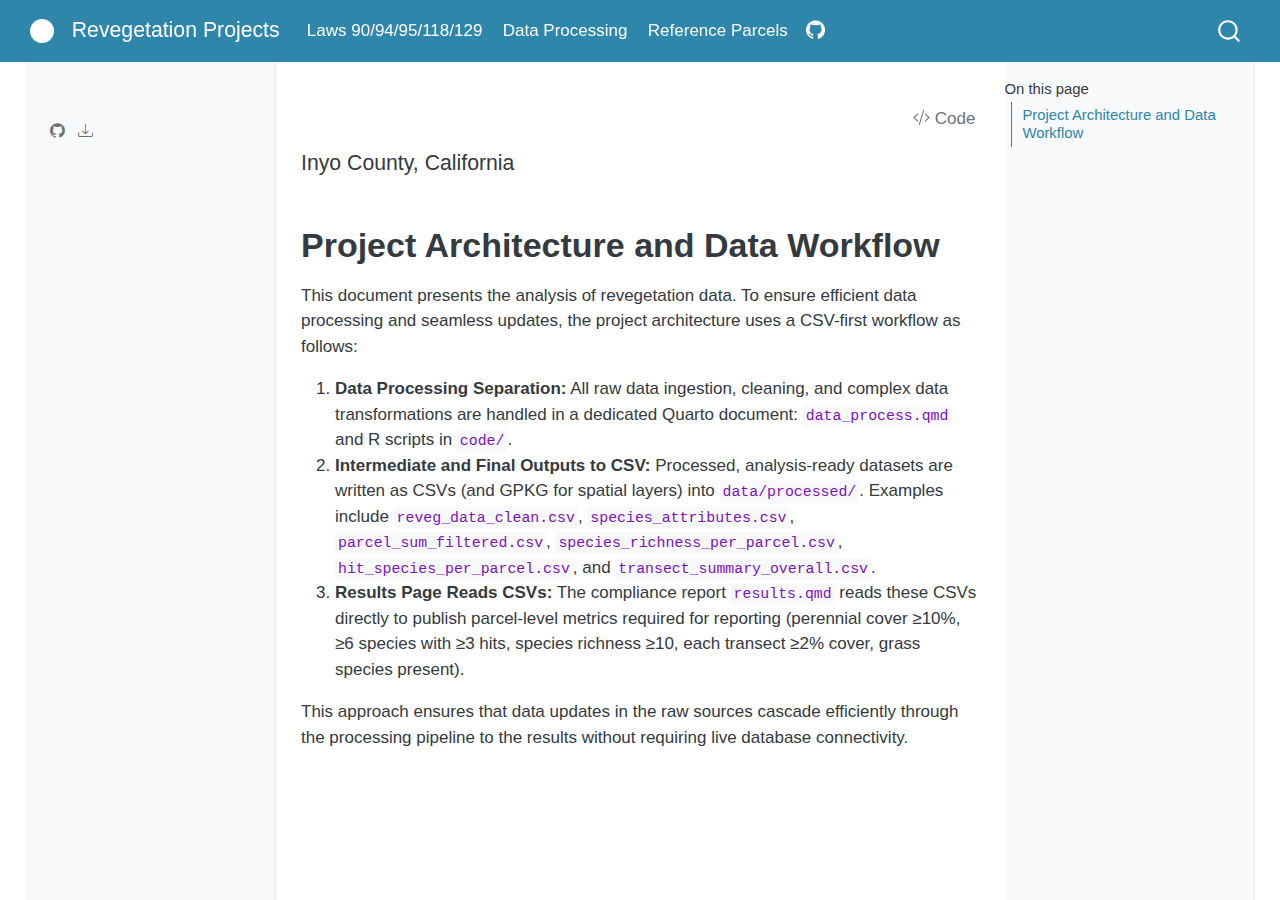
<file: docs/plan.html>
<!DOCTYPE html>
<html xmlns="http://www.w3.org/1999/xhtml" lang="en" xml:lang="en"><head>

<meta charset="utf-8">
<meta name="generator" content="quarto-1.7.33">

<meta name="viewport" content="width=device-width, initial-scale=1.0, user-scalable=yes">


<title>plan – Revegetation Projects</title>
<style>
code{white-space: pre-wrap;}
span.smallcaps{font-variant: small-caps;}
div.columns{display: flex; gap: min(4vw, 1.5em);}
div.column{flex: auto; overflow-x: auto;}
div.hanging-indent{margin-left: 1.5em; text-indent: -1.5em;}
ul.task-list{list-style: none;}
ul.task-list li input[type="checkbox"] {
  width: 0.8em;
  margin: 0 0.8em 0.2em -1em; /* quarto-specific, see https://github.com/quarto-dev/quarto-cli/issues/4556 */ 
  vertical-align: middle;
}
/* CSS for syntax highlighting */
html { -webkit-text-size-adjust: 100%; }
pre > code.sourceCode { white-space: pre; position: relative; }
pre > code.sourceCode > span { display: inline-block; line-height: 1.25; }
pre > code.sourceCode > span:empty { height: 1.2em; }
.sourceCode { overflow: visible; }
code.sourceCode > span { color: inherit; text-decoration: inherit; }
div.sourceCode { margin: 1em 0; }
pre.sourceCode { margin: 0; }
@media screen {
div.sourceCode { overflow: auto; }
}
@media print {
pre > code.sourceCode { white-space: pre-wrap; }
pre > code.sourceCode > span { text-indent: -5em; padding-left: 5em; }
}
pre.numberSource code
  { counter-reset: source-line 0; }
pre.numberSource code > span
  { position: relative; left: -4em; counter-increment: source-line; }
pre.numberSource code > span > a:first-child::before
  { content: counter(source-line);
    position: relative; left: -1em; text-align: right; vertical-align: baseline;
    border: none; display: inline-block;
    -webkit-touch-callout: none; -webkit-user-select: none;
    -khtml-user-select: none; -moz-user-select: none;
    -ms-user-select: none; user-select: none;
    padding: 0 4px; width: 4em;
  }
pre.numberSource { margin-left: 3em;  padding-left: 4px; }
div.sourceCode
  {   }
@media screen {
pre > code.sourceCode > span > a:first-child::before { text-decoration: underline; }
}
</style>


<script src="site_libs/quarto-nav/quarto-nav.js"></script>
<script src="site_libs/quarto-nav/headroom.min.js"></script>
<script src="site_libs/clipboard/clipboard.min.js"></script>
<script src="site_libs/quarto-search/autocomplete.umd.js"></script>
<script src="site_libs/quarto-search/fuse.min.js"></script>
<script src="site_libs/quarto-search/quarto-search.js"></script>
<meta name="quarto:offset" content="./">
<script src="site_libs/quarto-html/quarto.js" type="module"></script>
<script src="site_libs/quarto-html/tabsets/tabsets.js" type="module"></script>
<script src="site_libs/quarto-html/popper.min.js"></script>
<script src="site_libs/quarto-html/tippy.umd.min.js"></script>
<script src="site_libs/quarto-html/anchor.min.js"></script>
<link href="site_libs/quarto-html/tippy.css" rel="stylesheet">
<link href="site_libs/quarto-html/quarto-syntax-highlighting-ea385d0e468b0dd5ea5bf0780b1290d9.css" rel="stylesheet" id="quarto-text-highlighting-styles">
<script src="site_libs/bootstrap/bootstrap.min.js"></script>
<link href="site_libs/bootstrap/bootstrap-icons.css" rel="stylesheet">
<link href="site_libs/bootstrap/bootstrap-5b79cb83d68c65beed7fa3f9c5de1739.min.css" rel="stylesheet" append-hash="true" id="quarto-bootstrap" data-mode="light">
<script id="quarto-search-options" type="application/json">{
  "location": "navbar",
  "copy-button": false,
  "collapse-after": 3,
  "panel-placement": "end",
  "type": "overlay",
  "limit": 50,
  "keyboard-shortcut": [
    "f",
    "/",
    "s"
  ],
  "show-item-context": false,
  "language": {
    "search-no-results-text": "No results",
    "search-matching-documents-text": "matching documents",
    "search-copy-link-title": "Copy link to search",
    "search-hide-matches-text": "Hide additional matches",
    "search-more-match-text": "more match in this document",
    "search-more-matches-text": "more matches in this document",
    "search-clear-button-title": "Clear",
    "search-text-placeholder": "",
    "search-detached-cancel-button-title": "Cancel",
    "search-submit-button-title": "Submit",
    "search-label": "Search"
  }
}</script>


<link rel="stylesheet" href="styles.css">
</head>

<body class="nav-sidebar floating nav-fixed quarto-light">

<div id="quarto-search-results"></div>
  <header id="quarto-header" class="headroom fixed-top">
    <nav class="navbar navbar-expand-lg " data-bs-theme="dark">
      <div class="navbar-container container-fluid">
      <div class="navbar-brand-container mx-auto">
    <a href="./index.html" class="navbar-brand navbar-brand-logo">
    <img src="./inyo_logo.png" alt="" class="navbar-logo">
    </a>
    <a class="navbar-brand" href="./index.html">
    <span class="navbar-title">Revegetation Projects</span>
    </a>
  </div>
            <div id="quarto-search" class="" title="Search"></div>
          <button class="navbar-toggler" type="button" data-bs-toggle="collapse" data-bs-target="#navbarCollapse" aria-controls="navbarCollapse" role="menu" aria-expanded="false" aria-label="Toggle navigation" onclick="if (window.quartoToggleHeadroom) { window.quartoToggleHeadroom(); }">
  <span class="navbar-toggler-icon"></span>
</button>
          <div class="collapse navbar-collapse" id="navbarCollapse">
            <ul class="navbar-nav navbar-nav-scroll me-auto">
  <li class="nav-item">
    <a class="nav-link" href="./index.html"> 
<span class="menu-text">Laws 90/94/95/118/129</span></a>
  </li>  
  <li class="nav-item">
    <a class="nav-link" href="./data_process.html"> 
<span class="menu-text">Data Processing</span></a>
  </li>  
  <li class="nav-item">
    <a class="nav-link" href="./reference.html"> 
<span class="menu-text">Reference Parcels</span></a>
  </li>  
  <li class="nav-item compact">
    <a class="nav-link active" href="https://github.com/inyo-gov/revegetation-projects" aria-current="page"> <i class="bi bi-github" role="img">
</i> 
<span class="menu-text"></span></a>
  </li>  
</ul>
          </div> <!-- /navcollapse -->
            <div class="quarto-navbar-tools">
</div>
      </div> <!-- /container-fluid -->
    </nav>
  <nav class="quarto-secondary-nav">
    <div class="container-fluid d-flex">
      <button type="button" class="quarto-btn-toggle btn" data-bs-toggle="collapse" role="button" data-bs-target=".quarto-sidebar-collapse-item" aria-controls="quarto-sidebar" aria-expanded="false" aria-label="Toggle sidebar navigation" onclick="if (window.quartoToggleHeadroom) { window.quartoToggleHeadroom(); }">
        <i class="bi bi-layout-text-sidebar-reverse"></i>
      </button>
        <nav class="quarto-page-breadcrumbs" aria-label="breadcrumb"><ol class="breadcrumb"></ol></nav>
        <a class="flex-grow-1" role="navigation" data-bs-toggle="collapse" data-bs-target=".quarto-sidebar-collapse-item" aria-controls="quarto-sidebar" aria-expanded="false" aria-label="Toggle sidebar navigation" onclick="if (window.quartoToggleHeadroom) { window.quartoToggleHeadroom(); }">      
        </a>
      <button type="button" class="btn quarto-search-button" aria-label="Search" onclick="window.quartoOpenSearch();">
        <i class="bi bi-search"></i>
      </button>
    </div>
  </nav>
</header>
<!-- content -->
<div id="quarto-content" class="quarto-container page-columns page-rows-contents page-layout-article page-navbar">
<!-- sidebar -->
  <nav id="quarto-sidebar" class="sidebar collapse collapse-horizontal quarto-sidebar-collapse-item sidebar-navigation floating overflow-auto">
        <div class="mt-2 flex-shrink-0 align-items-center">
        <div class="sidebar-search">
        <div id="quarto-search" class="" title="Search"></div>
        </div>
        </div>
        <div class="sidebar-tools-collapse">
    <a href="https://github.com/inyo-gov/revegetation-projects" title="" class="quarto-navigation-tool px-1" aria-label=""><i class="bi bi-github"></i></a>
    <a href="./data/processed/reference_parcel_summary.csv" title="Download Data" class="quarto-navigation-tool px-1" aria-label="Download Data"><i class="bi bi-download"></i></a>
</div>
</nav>
<div id="quarto-sidebar-glass" class="quarto-sidebar-collapse-item" data-bs-toggle="collapse" data-bs-target=".quarto-sidebar-collapse-item"></div>
<!-- margin-sidebar -->
    <div id="quarto-margin-sidebar" class="sidebar margin-sidebar">
        <nav id="TOC" role="doc-toc" class="toc-active">
    <h2 id="toc-title">On this page</h2>
   
  <ul>
  <li><a href="#project-architecture-and-data-workflow" id="toc-project-architecture-and-data-workflow" class="nav-link active" data-scroll-target="#project-architecture-and-data-workflow">Project Architecture and Data Workflow</a></li>
  </ul>
</nav>
    </div>
<!-- main -->
<main class="content" id="quarto-document-content"><div class="quarto-title-block"><div class="quarto-title-tools-only"><h1></h1><button type="button" class="btn code-tools-button" id="quarto-code-tools-source"><i class="bi"></i> Code</button></div></div>

<header id="title-block-header" class="quarto-title-block default">
<div class="quarto-title">
<p class="subtitle lead">Inyo County, California</p>
</div>



<div class="quarto-title-meta">

    
  
    
  </div>
  


</header>


<section id="project-architecture-and-data-workflow" class="level1">
<h1>Project Architecture and Data Workflow</h1>
<p>This document presents the analysis of revegetation data. To ensure efficient data processing and seamless updates, the project architecture uses a CSV-first workflow as follows:</p>
<ol type="1">
<li><strong>Data Processing Separation:</strong> All raw data ingestion, cleaning, and complex data transformations are handled in a dedicated Quarto document: <code>data_process.qmd</code> and R scripts in <code>code/</code>.</li>
<li><strong>Intermediate and Final Outputs to CSV:</strong> Processed, analysis-ready datasets are written as CSVs (and GPKG for spatial layers) into <code>data/processed/</code>. Examples include <code>reveg_data_clean.csv</code>, <code>species_attributes.csv</code>, <code>parcel_sum_filtered.csv</code>, <code>species_richness_per_parcel.csv</code>, <code>hit_species_per_parcel.csv</code>, and <code>transect_summary_overall.csv</code>.</li>
<li><strong>Results Page Reads CSVs:</strong> The compliance report <code>results.qmd</code> reads these CSVs directly to publish parcel-level metrics required for reporting (perennial cover ≥10%, ≥6 species with ≥3 hits, species richness ≥10, each transect ≥2% cover, grass species present).</li>
</ol>
<p>This approach ensures that data updates in the raw sources cascade efficiently through the processing pipeline to the results without requiring live database connectivity.</p>


<!-- -->

</section>

</main> <!-- /main -->
<script id="quarto-html-after-body" type="application/javascript">
  window.document.addEventListener("DOMContentLoaded", function (event) {
    const icon = "";
    const anchorJS = new window.AnchorJS();
    anchorJS.options = {
      placement: 'right',
      icon: icon
    };
    anchorJS.add('.anchored');
    const isCodeAnnotation = (el) => {
      for (const clz of el.classList) {
        if (clz.startsWith('code-annotation-')) {                     
          return true;
        }
      }
      return false;
    }
    const onCopySuccess = function(e) {
      // button target
      const button = e.trigger;
      // don't keep focus
      button.blur();
      // flash "checked"
      button.classList.add('code-copy-button-checked');
      var currentTitle = button.getAttribute("title");
      button.setAttribute("title", "Copied!");
      let tooltip;
      if (window.bootstrap) {
        button.setAttribute("data-bs-toggle", "tooltip");
        button.setAttribute("data-bs-placement", "left");
        button.setAttribute("data-bs-title", "Copied!");
        tooltip = new bootstrap.Tooltip(button, 
          { trigger: "manual", 
            customClass: "code-copy-button-tooltip",
            offset: [0, -8]});
        tooltip.show();    
      }
      setTimeout(function() {
        if (tooltip) {
          tooltip.hide();
          button.removeAttribute("data-bs-title");
          button.removeAttribute("data-bs-toggle");
          button.removeAttribute("data-bs-placement");
        }
        button.setAttribute("title", currentTitle);
        button.classList.remove('code-copy-button-checked');
      }, 1000);
      // clear code selection
      e.clearSelection();
    }
    const getTextToCopy = function(trigger) {
        const codeEl = trigger.previousElementSibling.cloneNode(true);
        for (const childEl of codeEl.children) {
          if (isCodeAnnotation(childEl)) {
            childEl.remove();
          }
        }
        return codeEl.innerText;
    }
    const clipboard = new window.ClipboardJS('.code-copy-button:not([data-in-quarto-modal])', {
      text: getTextToCopy
    });
    clipboard.on('success', onCopySuccess);
    if (window.document.getElementById('quarto-embedded-source-code-modal')) {
      const clipboardModal = new window.ClipboardJS('.code-copy-button[data-in-quarto-modal]', {
        text: getTextToCopy,
        container: window.document.getElementById('quarto-embedded-source-code-modal')
      });
      clipboardModal.on('success', onCopySuccess);
    }
    const viewSource = window.document.getElementById('quarto-view-source') ||
                       window.document.getElementById('quarto-code-tools-source');
    if (viewSource) {
      const sourceUrl = viewSource.getAttribute("data-quarto-source-url");
      viewSource.addEventListener("click", function(e) {
        if (sourceUrl) {
          // rstudio viewer pane
          if (/\bcapabilities=\b/.test(window.location)) {
            window.open(sourceUrl);
          } else {
            window.location.href = sourceUrl;
          }
        } else {
          const modal = new bootstrap.Modal(document.getElementById('quarto-embedded-source-code-modal'));
          modal.show();
        }
        return false;
      });
    }
    function toggleCodeHandler(show) {
      return function(e) {
        const detailsSrc = window.document.querySelectorAll(".cell > details > .sourceCode");
        for (let i=0; i<detailsSrc.length; i++) {
          const details = detailsSrc[i].parentElement;
          if (show) {
            details.open = true;
          } else {
            details.removeAttribute("open");
          }
        }
        const cellCodeDivs = window.document.querySelectorAll(".cell > .sourceCode");
        const fromCls = show ? "hidden" : "unhidden";
        const toCls = show ? "unhidden" : "hidden";
        for (let i=0; i<cellCodeDivs.length; i++) {
          const codeDiv = cellCodeDivs[i];
          if (codeDiv.classList.contains(fromCls)) {
            codeDiv.classList.remove(fromCls);
            codeDiv.classList.add(toCls);
          } 
        }
        return false;
      }
    }
    const hideAllCode = window.document.getElementById("quarto-hide-all-code");
    if (hideAllCode) {
      hideAllCode.addEventListener("click", toggleCodeHandler(false));
    }
    const showAllCode = window.document.getElementById("quarto-show-all-code");
    if (showAllCode) {
      showAllCode.addEventListener("click", toggleCodeHandler(true));
    }
      var localhostRegex = new RegExp(/^(?:http|https):\/\/localhost\:?[0-9]*\//);
      var mailtoRegex = new RegExp(/^mailto:/);
        var filterRegex = new RegExp('/' + window.location.host + '/');
      var isInternal = (href) => {
          return filterRegex.test(href) || localhostRegex.test(href) || mailtoRegex.test(href);
      }
      // Inspect non-navigation links and adorn them if external
     var links = window.document.querySelectorAll('a[href]:not(.nav-link):not(.navbar-brand):not(.toc-action):not(.sidebar-link):not(.sidebar-item-toggle):not(.pagination-link):not(.no-external):not([aria-hidden]):not(.dropdown-item):not(.quarto-navigation-tool):not(.about-link)');
      for (var i=0; i<links.length; i++) {
        const link = links[i];
        if (!isInternal(link.href)) {
          // undo the damage that might have been done by quarto-nav.js in the case of
          // links that we want to consider external
          if (link.dataset.originalHref !== undefined) {
            link.href = link.dataset.originalHref;
          }
        }
      }
    function tippyHover(el, contentFn, onTriggerFn, onUntriggerFn) {
      const config = {
        allowHTML: true,
        maxWidth: 500,
        delay: 100,
        arrow: false,
        appendTo: function(el) {
            return el.parentElement;
        },
        interactive: true,
        interactiveBorder: 10,
        theme: 'quarto',
        placement: 'bottom-start',
      };
      if (contentFn) {
        config.content = contentFn;
      }
      if (onTriggerFn) {
        config.onTrigger = onTriggerFn;
      }
      if (onUntriggerFn) {
        config.onUntrigger = onUntriggerFn;
      }
      window.tippy(el, config); 
    }
    const noterefs = window.document.querySelectorAll('a[role="doc-noteref"]');
    for (var i=0; i<noterefs.length; i++) {
      const ref = noterefs[i];
      tippyHover(ref, function() {
        // use id or data attribute instead here
        let href = ref.getAttribute('data-footnote-href') || ref.getAttribute('href');
        try { href = new URL(href).hash; } catch {}
        const id = href.replace(/^#\/?/, "");
        const note = window.document.getElementById(id);
        if (note) {
          return note.innerHTML;
        } else {
          return "";
        }
      });
    }
    const xrefs = window.document.querySelectorAll('a.quarto-xref');
    const processXRef = (id, note) => {
      // Strip column container classes
      const stripColumnClz = (el) => {
        el.classList.remove("page-full", "page-columns");
        if (el.children) {
          for (const child of el.children) {
            stripColumnClz(child);
          }
        }
      }
      stripColumnClz(note)
      if (id === null || id.startsWith('sec-')) {
        // Special case sections, only their first couple elements
        const container = document.createElement("div");
        if (note.children && note.children.length > 2) {
          container.appendChild(note.children[0].cloneNode(true));
          for (let i = 1; i < note.children.length; i++) {
            const child = note.children[i];
            if (child.tagName === "P" && child.innerText === "") {
              continue;
            } else {
              container.appendChild(child.cloneNode(true));
              break;
            }
          }
          if (window.Quarto?.typesetMath) {
            window.Quarto.typesetMath(container);
          }
          return container.innerHTML
        } else {
          if (window.Quarto?.typesetMath) {
            window.Quarto.typesetMath(note);
          }
          return note.innerHTML;
        }
      } else {
        // Remove any anchor links if they are present
        const anchorLink = note.querySelector('a.anchorjs-link');
        if (anchorLink) {
          anchorLink.remove();
        }
        if (window.Quarto?.typesetMath) {
          window.Quarto.typesetMath(note);
        }
        if (note.classList.contains("callout")) {
          return note.outerHTML;
        } else {
          return note.innerHTML;
        }
      }
    }
    for (var i=0; i<xrefs.length; i++) {
      const xref = xrefs[i];
      tippyHover(xref, undefined, function(instance) {
        instance.disable();
        let url = xref.getAttribute('href');
        let hash = undefined; 
        if (url.startsWith('#')) {
          hash = url;
        } else {
          try { hash = new URL(url).hash; } catch {}
        }
        if (hash) {
          const id = hash.replace(/^#\/?/, "");
          const note = window.document.getElementById(id);
          if (note !== null) {
            try {
              const html = processXRef(id, note.cloneNode(true));
              instance.setContent(html);
            } finally {
              instance.enable();
              instance.show();
            }
          } else {
            // See if we can fetch this
            fetch(url.split('#')[0])
            .then(res => res.text())
            .then(html => {
              const parser = new DOMParser();
              const htmlDoc = parser.parseFromString(html, "text/html");
              const note = htmlDoc.getElementById(id);
              if (note !== null) {
                const html = processXRef(id, note);
                instance.setContent(html);
              } 
            }).finally(() => {
              instance.enable();
              instance.show();
            });
          }
        } else {
          // See if we can fetch a full url (with no hash to target)
          // This is a special case and we should probably do some content thinning / targeting
          fetch(url)
          .then(res => res.text())
          .then(html => {
            const parser = new DOMParser();
            const htmlDoc = parser.parseFromString(html, "text/html");
            const note = htmlDoc.querySelector('main.content');
            if (note !== null) {
              // This should only happen for chapter cross references
              // (since there is no id in the URL)
              // remove the first header
              if (note.children.length > 0 && note.children[0].tagName === "HEADER") {
                note.children[0].remove();
              }
              const html = processXRef(null, note);
              instance.setContent(html);
            } 
          }).finally(() => {
            instance.enable();
            instance.show();
          });
        }
      }, function(instance) {
      });
    }
        let selectedAnnoteEl;
        const selectorForAnnotation = ( cell, annotation) => {
          let cellAttr = 'data-code-cell="' + cell + '"';
          let lineAttr = 'data-code-annotation="' +  annotation + '"';
          const selector = 'span[' + cellAttr + '][' + lineAttr + ']';
          return selector;
        }
        const selectCodeLines = (annoteEl) => {
          const doc = window.document;
          const targetCell = annoteEl.getAttribute("data-target-cell");
          const targetAnnotation = annoteEl.getAttribute("data-target-annotation");
          const annoteSpan = window.document.querySelector(selectorForAnnotation(targetCell, targetAnnotation));
          const lines = annoteSpan.getAttribute("data-code-lines").split(",");
          const lineIds = lines.map((line) => {
            return targetCell + "-" + line;
          })
          let top = null;
          let height = null;
          let parent = null;
          if (lineIds.length > 0) {
              //compute the position of the single el (top and bottom and make a div)
              const el = window.document.getElementById(lineIds[0]);
              top = el.offsetTop;
              height = el.offsetHeight;
              parent = el.parentElement.parentElement;
            if (lineIds.length > 1) {
              const lastEl = window.document.getElementById(lineIds[lineIds.length - 1]);
              const bottom = lastEl.offsetTop + lastEl.offsetHeight;
              height = bottom - top;
            }
            if (top !== null && height !== null && parent !== null) {
              // cook up a div (if necessary) and position it 
              let div = window.document.getElementById("code-annotation-line-highlight");
              if (div === null) {
                div = window.document.createElement("div");
                div.setAttribute("id", "code-annotation-line-highlight");
                div.style.position = 'absolute';
                parent.appendChild(div);
              }
              div.style.top = top - 2 + "px";
              div.style.height = height + 4 + "px";
              div.style.left = 0;
              let gutterDiv = window.document.getElementById("code-annotation-line-highlight-gutter");
              if (gutterDiv === null) {
                gutterDiv = window.document.createElement("div");
                gutterDiv.setAttribute("id", "code-annotation-line-highlight-gutter");
                gutterDiv.style.position = 'absolute';
                const codeCell = window.document.getElementById(targetCell);
                const gutter = codeCell.querySelector('.code-annotation-gutter');
                gutter.appendChild(gutterDiv);
              }
              gutterDiv.style.top = top - 2 + "px";
              gutterDiv.style.height = height + 4 + "px";
            }
            selectedAnnoteEl = annoteEl;
          }
        };
        const unselectCodeLines = () => {
          const elementsIds = ["code-annotation-line-highlight", "code-annotation-line-highlight-gutter"];
          elementsIds.forEach((elId) => {
            const div = window.document.getElementById(elId);
            if (div) {
              div.remove();
            }
          });
          selectedAnnoteEl = undefined;
        };
          // Handle positioning of the toggle
      window.addEventListener(
        "resize",
        throttle(() => {
          elRect = undefined;
          if (selectedAnnoteEl) {
            selectCodeLines(selectedAnnoteEl);
          }
        }, 10)
      );
      function throttle(fn, ms) {
      let throttle = false;
      let timer;
        return (...args) => {
          if(!throttle) { // first call gets through
              fn.apply(this, args);
              throttle = true;
          } else { // all the others get throttled
              if(timer) clearTimeout(timer); // cancel #2
              timer = setTimeout(() => {
                fn.apply(this, args);
                timer = throttle = false;
              }, ms);
          }
        };
      }
        // Attach click handler to the DT
        const annoteDls = window.document.querySelectorAll('dt[data-target-cell]');
        for (const annoteDlNode of annoteDls) {
          annoteDlNode.addEventListener('click', (event) => {
            const clickedEl = event.target;
            if (clickedEl !== selectedAnnoteEl) {
              unselectCodeLines();
              const activeEl = window.document.querySelector('dt[data-target-cell].code-annotation-active');
              if (activeEl) {
                activeEl.classList.remove('code-annotation-active');
              }
              selectCodeLines(clickedEl);
              clickedEl.classList.add('code-annotation-active');
            } else {
              // Unselect the line
              unselectCodeLines();
              clickedEl.classList.remove('code-annotation-active');
            }
          });
        }
    const findCites = (el) => {
      const parentEl = el.parentElement;
      if (parentEl) {
        const cites = parentEl.dataset.cites;
        if (cites) {
          return {
            el,
            cites: cites.split(' ')
          };
        } else {
          return findCites(el.parentElement)
        }
      } else {
        return undefined;
      }
    };
    var bibliorefs = window.document.querySelectorAll('a[role="doc-biblioref"]');
    for (var i=0; i<bibliorefs.length; i++) {
      const ref = bibliorefs[i];
      const citeInfo = findCites(ref);
      if (citeInfo) {
        tippyHover(citeInfo.el, function() {
          var popup = window.document.createElement('div');
          citeInfo.cites.forEach(function(cite) {
            var citeDiv = window.document.createElement('div');
            citeDiv.classList.add('hanging-indent');
            citeDiv.classList.add('csl-entry');
            var biblioDiv = window.document.getElementById('ref-' + cite);
            if (biblioDiv) {
              citeDiv.innerHTML = biblioDiv.innerHTML;
            }
            popup.appendChild(citeDiv);
          });
          return popup.innerHTML;
        });
      }
    }
  });
  </script><div class="modal fade" id="quarto-embedded-source-code-modal" tabindex="-1" aria-labelledby="quarto-embedded-source-code-modal-label" aria-hidden="true"><div class="modal-dialog modal-dialog-scrollable"><div class="modal-content"><div class="modal-header"><h5 class="modal-title" id="quarto-embedded-source-code-modal-label">Source Code</h5><button class="btn-close" data-bs-dismiss="modal"></button></div><div class="modal-body"><div class="">
<div class="sourceCode" id="cb1" data-shortcodes="false"><pre class="sourceCode markdown code-with-copy"><code class="sourceCode markdown"><span id="cb1-1"><a href="#cb1-1" aria-hidden="true" tabindex="-1"></a><span class="fu"># Project Architecture and Data Workflow</span></span>
<span id="cb1-2"><a href="#cb1-2" aria-hidden="true" tabindex="-1"></a></span>
<span id="cb1-3"><a href="#cb1-3" aria-hidden="true" tabindex="-1"></a>This document presents the analysis of revegetation data. To ensure efficient data processing and seamless updates, the project architecture uses a CSV-first workflow as follows:</span>
<span id="cb1-4"><a href="#cb1-4" aria-hidden="true" tabindex="-1"></a></span>
<span id="cb1-5"><a href="#cb1-5" aria-hidden="true" tabindex="-1"></a><span class="ss">1.  </span>**Data Processing Separation:** All raw data ingestion, cleaning, and complex data transformations are handled in a dedicated Quarto document: <span class="in">`data_process.qmd`</span> and R scripts in <span class="in">`code/`</span>.</span>
<span id="cb1-6"><a href="#cb1-6" aria-hidden="true" tabindex="-1"></a><span class="ss">2.  </span>**Intermediate and Final Outputs to CSV:** Processed, analysis-ready datasets are written as CSVs (and GPKG for spatial layers) into <span class="in">`data/processed/`</span>. Examples include <span class="in">`reveg_data_clean.csv`</span>, <span class="in">`species_attributes.csv`</span>, <span class="in">`parcel_sum_filtered.csv`</span>, <span class="in">`species_richness_per_parcel.csv`</span>, <span class="in">`hit_species_per_parcel.csv`</span>, and <span class="in">`transect_summary_overall.csv`</span>.</span>
<span id="cb1-7"><a href="#cb1-7" aria-hidden="true" tabindex="-1"></a><span class="ss">3.  </span>**Results Page Reads CSVs:** The compliance report <span class="in">`results.qmd`</span> reads these CSVs directly to publish parcel-level metrics required for reporting (perennial cover ≥10%, ≥6 species with ≥3 hits, species richness ≥10, each transect ≥2% cover, grass species present).</span>
<span id="cb1-8"><a href="#cb1-8" aria-hidden="true" tabindex="-1"></a></span>
<span id="cb1-9"><a href="#cb1-9" aria-hidden="true" tabindex="-1"></a>This approach ensures that data updates in the raw sources cascade efficiently through the processing pipeline to the results without requiring live database connectivity.</span></code><button title="Copy to Clipboard" class="code-copy-button" data-in-quarto-modal=""><i class="bi"></i></button></pre></div>
</div></div></div></div></div>
</div> <!-- /content -->




</body></html>
</file>
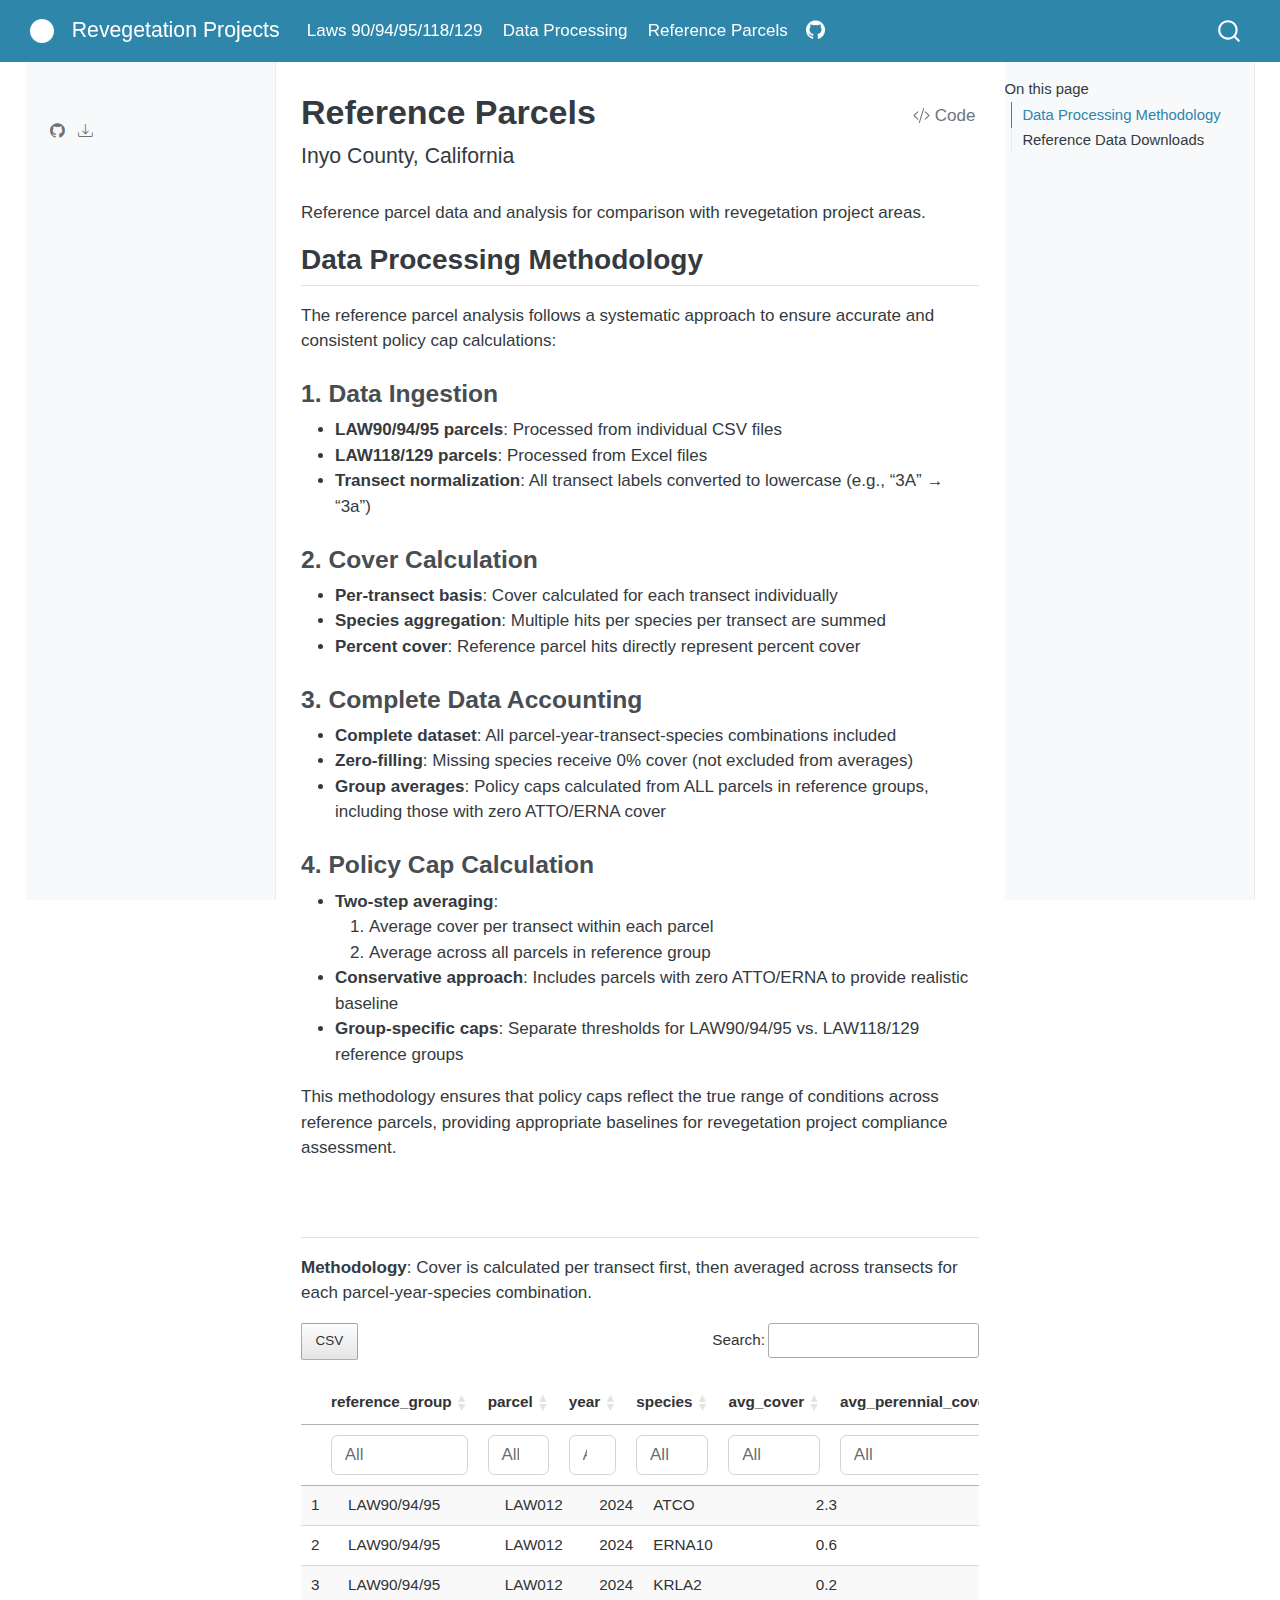
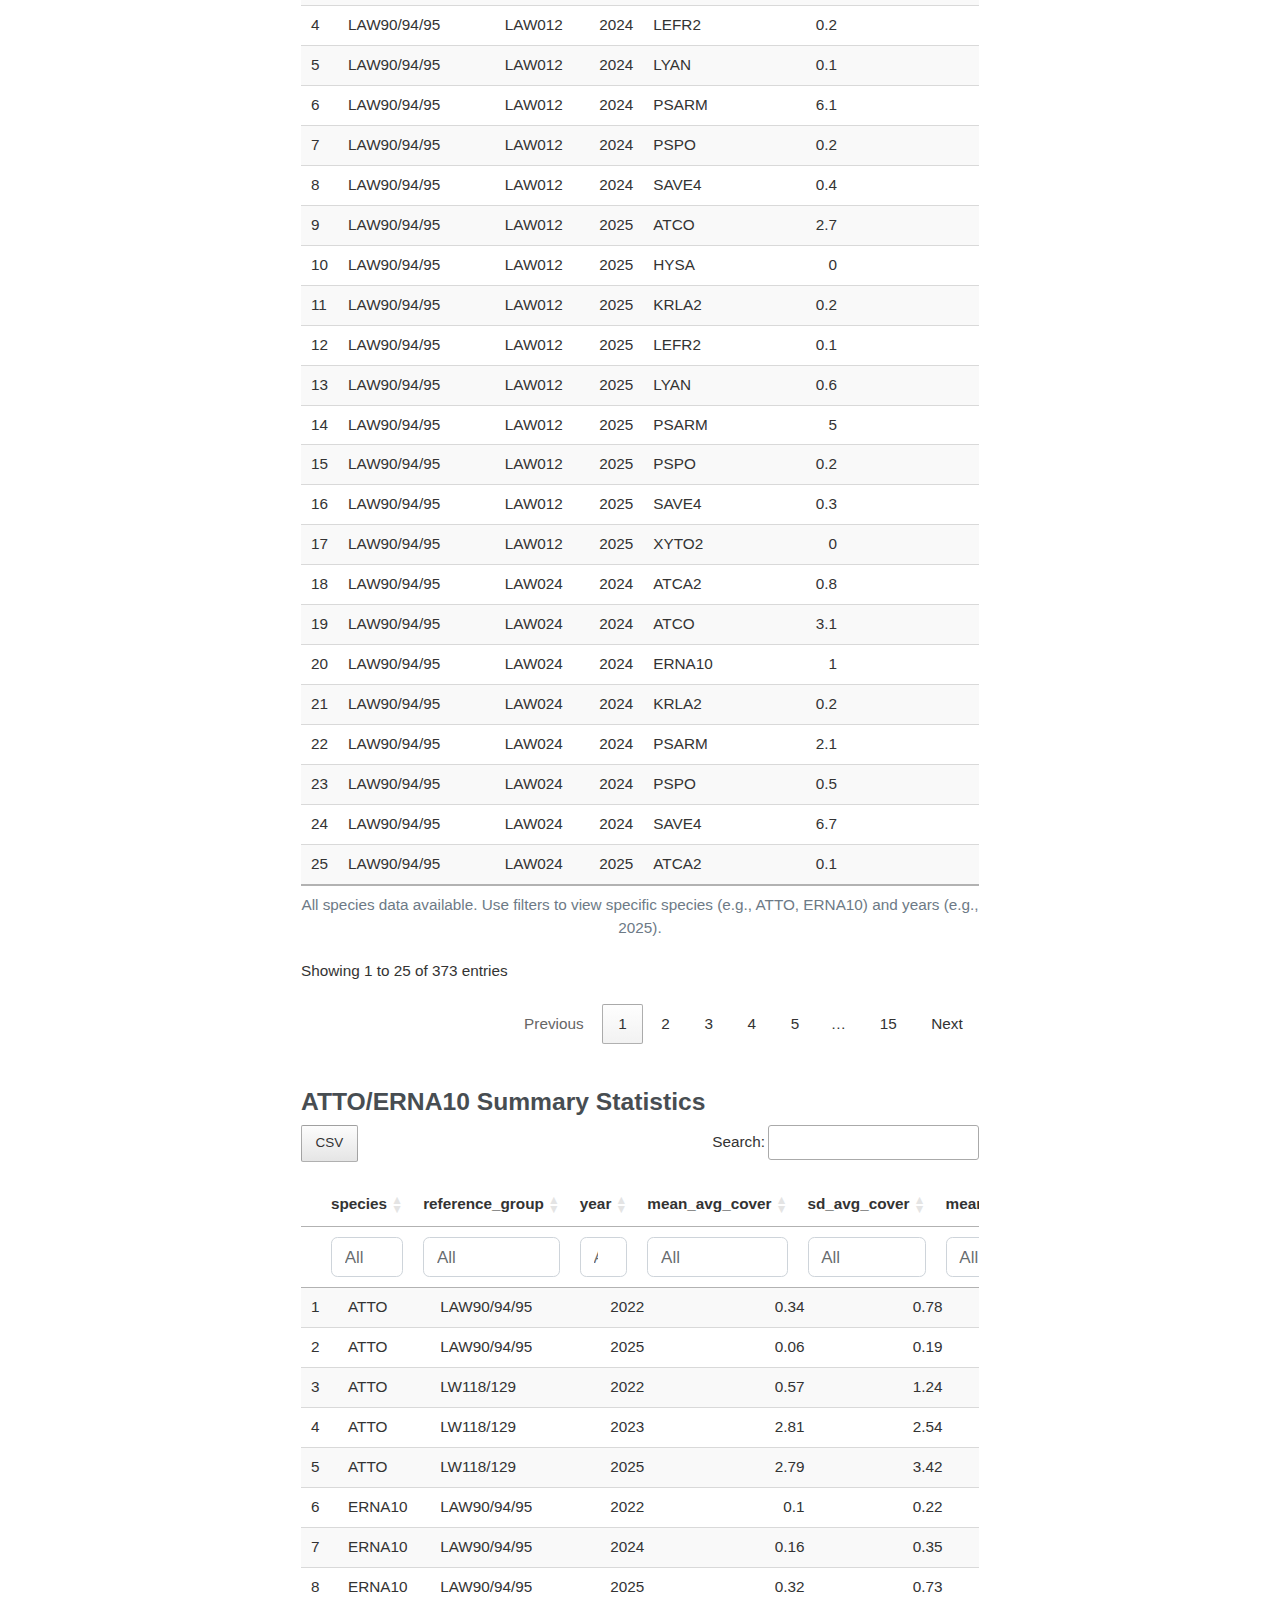
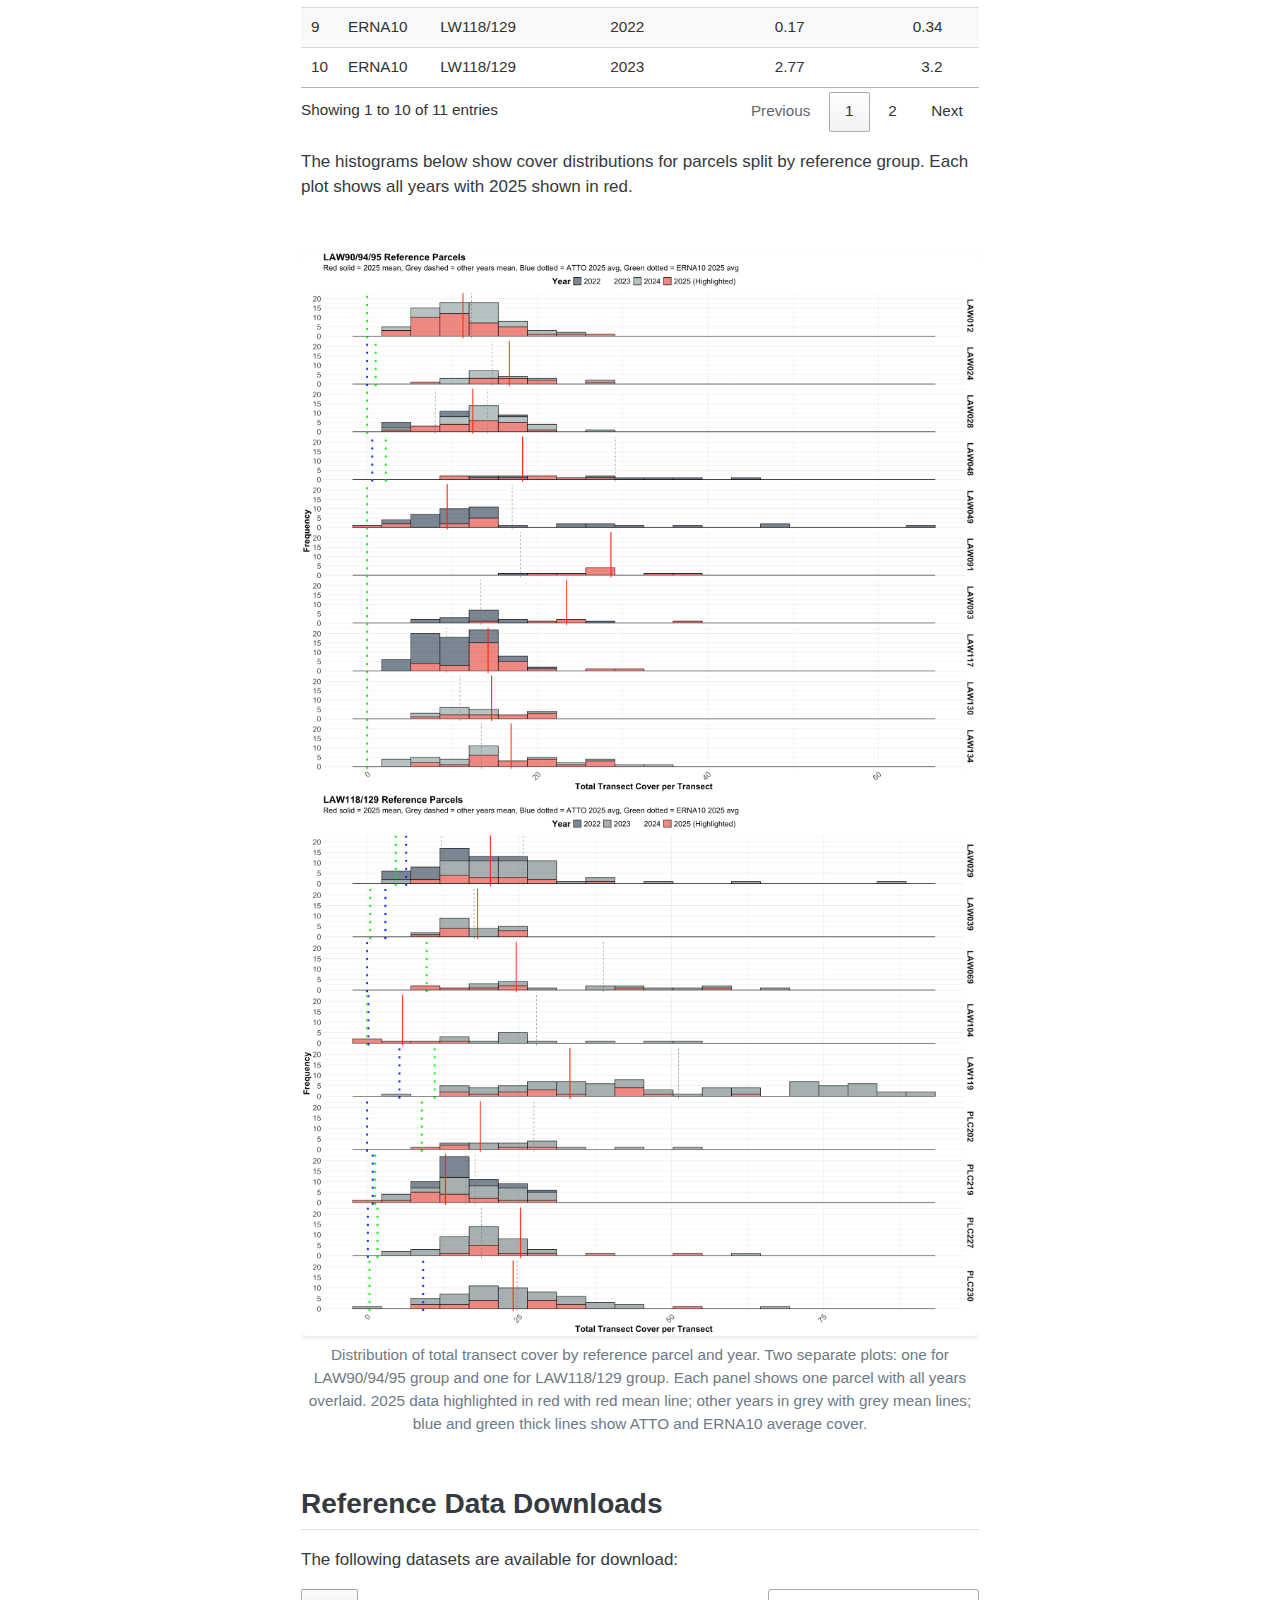
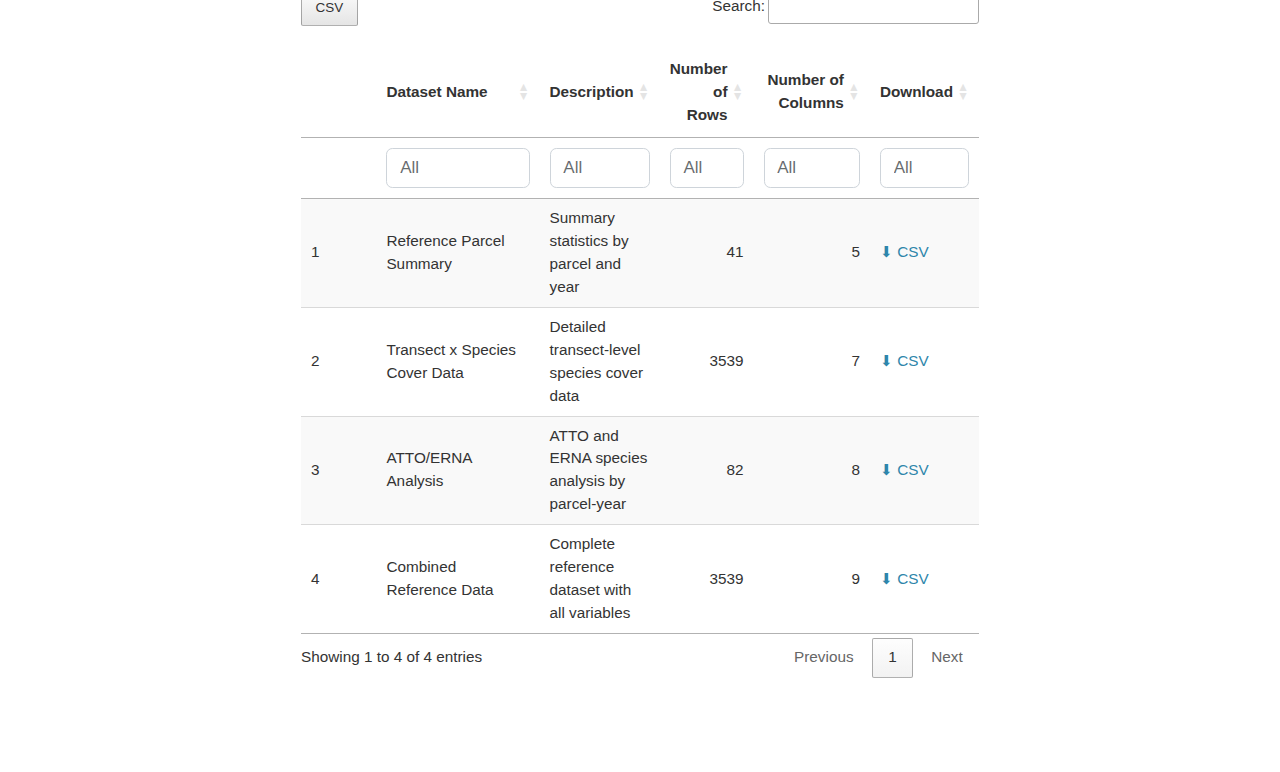
<file: docs/reference.html>
<!DOCTYPE html>
<html xmlns="http://www.w3.org/1999/xhtml" lang="en" xml:lang="en"><head>

<meta charset="utf-8">
<meta name="generator" content="quarto-1.7.33">

<meta name="viewport" content="width=device-width, initial-scale=1.0, user-scalable=yes">


<title>Reference Parcels – Revegetation Projects</title>
<style>
code{white-space: pre-wrap;}
span.smallcaps{font-variant: small-caps;}
div.columns{display: flex; gap: min(4vw, 1.5em);}
div.column{flex: auto; overflow-x: auto;}
div.hanging-indent{margin-left: 1.5em; text-indent: -1.5em;}
ul.task-list{list-style: none;}
ul.task-list li input[type="checkbox"] {
  width: 0.8em;
  margin: 0 0.8em 0.2em -1em; /* quarto-specific, see https://github.com/quarto-dev/quarto-cli/issues/4556 */ 
  vertical-align: middle;
}
/* CSS for syntax highlighting */
html { -webkit-text-size-adjust: 100%; }
pre > code.sourceCode { white-space: pre; position: relative; }
pre > code.sourceCode > span { display: inline-block; line-height: 1.25; }
pre > code.sourceCode > span:empty { height: 1.2em; }
.sourceCode { overflow: visible; }
code.sourceCode > span { color: inherit; text-decoration: inherit; }
div.sourceCode { margin: 1em 0; }
pre.sourceCode { margin: 0; }
@media screen {
div.sourceCode { overflow: auto; }
}
@media print {
pre > code.sourceCode { white-space: pre-wrap; }
pre > code.sourceCode > span { text-indent: -5em; padding-left: 5em; }
}
pre.numberSource code
  { counter-reset: source-line 0; }
pre.numberSource code > span
  { position: relative; left: -4em; counter-increment: source-line; }
pre.numberSource code > span > a:first-child::before
  { content: counter(source-line);
    position: relative; left: -1em; text-align: right; vertical-align: baseline;
    border: none; display: inline-block;
    -webkit-touch-callout: none; -webkit-user-select: none;
    -khtml-user-select: none; -moz-user-select: none;
    -ms-user-select: none; user-select: none;
    padding: 0 4px; width: 4em;
  }
pre.numberSource { margin-left: 3em;  padding-left: 4px; }
div.sourceCode
  {   }
@media screen {
pre > code.sourceCode > span > a:first-child::before { text-decoration: underline; }
}
</style>


<script src="site_libs/quarto-nav/quarto-nav.js"></script>
<script src="site_libs/quarto-nav/headroom.min.js"></script>
<script src="site_libs/clipboard/clipboard.min.js"></script>
<script src="site_libs/quarto-search/autocomplete.umd.js"></script>
<script src="site_libs/quarto-search/fuse.min.js"></script>
<script src="site_libs/quarto-search/quarto-search.js"></script>
<meta name="quarto:offset" content="./">
<script src="site_libs/quarto-html/quarto.js" type="module"></script>
<script src="site_libs/quarto-html/tabsets/tabsets.js" type="module"></script>
<script src="site_libs/quarto-html/popper.min.js"></script>
<script src="site_libs/quarto-html/tippy.umd.min.js"></script>
<script src="site_libs/quarto-html/anchor.min.js"></script>
<link href="site_libs/quarto-html/tippy.css" rel="stylesheet">
<link href="site_libs/quarto-html/quarto-syntax-highlighting-ea385d0e468b0dd5ea5bf0780b1290d9.css" rel="stylesheet" id="quarto-text-highlighting-styles">
<script src="site_libs/bootstrap/bootstrap.min.js"></script>
<link href="site_libs/bootstrap/bootstrap-icons.css" rel="stylesheet">
<link href="site_libs/bootstrap/bootstrap-5b79cb83d68c65beed7fa3f9c5de1739.min.css" rel="stylesheet" append-hash="true" id="quarto-bootstrap" data-mode="light">
<script id="quarto-search-options" type="application/json">{
  "location": "navbar",
  "copy-button": false,
  "collapse-after": 3,
  "panel-placement": "end",
  "type": "overlay",
  "limit": 50,
  "keyboard-shortcut": [
    "f",
    "/",
    "s"
  ],
  "show-item-context": false,
  "language": {
    "search-no-results-text": "No results",
    "search-matching-documents-text": "matching documents",
    "search-copy-link-title": "Copy link to search",
    "search-hide-matches-text": "Hide additional matches",
    "search-more-match-text": "more match in this document",
    "search-more-matches-text": "more matches in this document",
    "search-clear-button-title": "Clear",
    "search-text-placeholder": "",
    "search-detached-cancel-button-title": "Cancel",
    "search-submit-button-title": "Submit",
    "search-label": "Search"
  }
}</script>
<link href="site_libs/htmltools-fill-0.5.8.1/fill.css" rel="stylesheet">
<script src="site_libs/htmlwidgets-1.6.4/htmlwidgets.js"></script>
<link href="site_libs/datatables-css-0.0.0/datatables-crosstalk.css" rel="stylesheet">
<script src="site_libs/datatables-binding-0.33/datatables.js"></script>
<script src="site_libs/jquery-3.6.0/jquery-3.6.0.min.js"></script>
<link href="site_libs/dt-core-1.13.6/css/jquery.dataTables.min.css" rel="stylesheet">
<link href="site_libs/dt-core-1.13.6/css/jquery.dataTables.extra.css" rel="stylesheet">
<script src="site_libs/dt-core-1.13.6/js/jquery.dataTables.min.js"></script>
<link href="site_libs/dt-ext-buttons-1.13.6/css/buttons.dataTables.min.css" rel="stylesheet">
<script src="site_libs/dt-ext-buttons-1.13.6/js/dataTables.buttons.min.js"></script>
<script src="site_libs/dt-ext-buttons-1.13.6/js/buttons.html5.min.js"></script>
<script src="site_libs/dt-ext-buttons-1.13.6/js/buttons.colVis.min.js"></script>
<script src="site_libs/dt-ext-buttons-1.13.6/js/buttons.print.min.js"></script>
<link href="site_libs/nouislider-7.0.10/jquery.nouislider.min.css" rel="stylesheet">
<script src="site_libs/nouislider-7.0.10/jquery.nouislider.min.js"></script>
<link href="site_libs/selectize-0.12.0/selectize.bootstrap3.css" rel="stylesheet">
<script src="site_libs/selectize-0.12.0/selectize.min.js"></script>
<link href="site_libs/crosstalk-1.2.1/css/crosstalk.min.css" rel="stylesheet">
<script src="site_libs/crosstalk-1.2.1/js/crosstalk.min.js"></script>


<link rel="stylesheet" href="styles.css">
</head>

<body class="nav-sidebar floating nav-fixed quarto-light">

<div id="quarto-search-results"></div>
  <header id="quarto-header" class="headroom fixed-top">
    <nav class="navbar navbar-expand-lg " data-bs-theme="dark">
      <div class="navbar-container container-fluid">
      <div class="navbar-brand-container mx-auto">
    <a href="./index.html" class="navbar-brand navbar-brand-logo">
    <img src="./inyo_logo.png" alt="" class="navbar-logo">
    </a>
    <a class="navbar-brand" href="./index.html">
    <span class="navbar-title">Revegetation Projects</span>
    </a>
  </div>
            <div id="quarto-search" class="" title="Search"></div>
          <button class="navbar-toggler" type="button" data-bs-toggle="collapse" data-bs-target="#navbarCollapse" aria-controls="navbarCollapse" role="menu" aria-expanded="false" aria-label="Toggle navigation" onclick="if (window.quartoToggleHeadroom) { window.quartoToggleHeadroom(); }">
  <span class="navbar-toggler-icon"></span>
</button>
          <div class="collapse navbar-collapse" id="navbarCollapse">
            <ul class="navbar-nav navbar-nav-scroll me-auto">
  <li class="nav-item">
    <a class="nav-link" href="./index.html"> 
<span class="menu-text">Laws 90/94/95/118/129</span></a>
  </li>  
  <li class="nav-item">
    <a class="nav-link" href="./data_process.html"> 
<span class="menu-text">Data Processing</span></a>
  </li>  
  <li class="nav-item">
    <a class="nav-link active" href="./reference.html" aria-current="page"> 
<span class="menu-text">Reference Parcels</span></a>
  </li>  
  <li class="nav-item compact">
    <a class="nav-link" href="https://github.com/inyo-gov/revegetation-projects"> <i class="bi bi-github" role="img">
</i> 
<span class="menu-text"></span></a>
  </li>  
</ul>
          </div> <!-- /navcollapse -->
            <div class="quarto-navbar-tools">
</div>
      </div> <!-- /container-fluid -->
    </nav>
  <nav class="quarto-secondary-nav">
    <div class="container-fluid d-flex">
      <button type="button" class="quarto-btn-toggle btn" data-bs-toggle="collapse" role="button" data-bs-target=".quarto-sidebar-collapse-item" aria-controls="quarto-sidebar" aria-expanded="false" aria-label="Toggle sidebar navigation" onclick="if (window.quartoToggleHeadroom) { window.quartoToggleHeadroom(); }">
        <i class="bi bi-layout-text-sidebar-reverse"></i>
      </button>
        <nav class="quarto-page-breadcrumbs" aria-label="breadcrumb"><ol class="breadcrumb"><li class="breadcrumb-item">Reference Parcels</li></ol></nav>
        <a class="flex-grow-1" role="navigation" data-bs-toggle="collapse" data-bs-target=".quarto-sidebar-collapse-item" aria-controls="quarto-sidebar" aria-expanded="false" aria-label="Toggle sidebar navigation" onclick="if (window.quartoToggleHeadroom) { window.quartoToggleHeadroom(); }">      
        </a>
      <button type="button" class="btn quarto-search-button" aria-label="Search" onclick="window.quartoOpenSearch();">
        <i class="bi bi-search"></i>
      </button>
    </div>
  </nav>
</header>
<!-- content -->
<div id="quarto-content" class="quarto-container page-columns page-rows-contents page-layout-article page-navbar">
<!-- sidebar -->
  <nav id="quarto-sidebar" class="sidebar collapse collapse-horizontal quarto-sidebar-collapse-item sidebar-navigation floating overflow-auto">
        <div class="mt-2 flex-shrink-0 align-items-center">
        <div class="sidebar-search">
        <div id="quarto-search" class="" title="Search"></div>
        </div>
        </div>
        <div class="sidebar-tools-collapse">
    <a href="https://github.com/inyo-gov/revegetation-projects" title="" class="quarto-navigation-tool px-1" aria-label=""><i class="bi bi-github"></i></a>
    <a href="./data/processed/reference_parcel_summary.csv" title="Download Data" class="quarto-navigation-tool px-1" aria-label="Download Data"><i class="bi bi-download"></i></a>
</div>
</nav>
<div id="quarto-sidebar-glass" class="quarto-sidebar-collapse-item" data-bs-toggle="collapse" data-bs-target=".quarto-sidebar-collapse-item"></div>
<!-- margin-sidebar -->
    <div id="quarto-margin-sidebar" class="sidebar margin-sidebar">
        <nav id="TOC" role="doc-toc" class="toc-active">
    <h2 id="toc-title">On this page</h2>
   
  <ul>
  <li><a href="#data-processing-methodology" id="toc-data-processing-methodology" class="nav-link active" data-scroll-target="#data-processing-methodology">Data Processing Methodology</a>
  <ul class="collapse">
  <li><a href="#data-ingestion" id="toc-data-ingestion" class="nav-link" data-scroll-target="#data-ingestion">1. <strong>Data Ingestion</strong></a></li>
  <li><a href="#cover-calculation" id="toc-cover-calculation" class="nav-link" data-scroll-target="#cover-calculation">2. <strong>Cover Calculation</strong></a></li>
  <li><a href="#complete-data-accounting" id="toc-complete-data-accounting" class="nav-link" data-scroll-target="#complete-data-accounting">3. <strong>Complete Data Accounting</strong></a></li>
  <li><a href="#policy-cap-calculation" id="toc-policy-cap-calculation" class="nav-link" data-scroll-target="#policy-cap-calculation">4. <strong>Policy Cap Calculation</strong></a></li>
  </ul></li>
  <li><a href="#section" id="toc-section" class="nav-link" data-scroll-target="#section"></a>
  <ul class="collapse">
  <li><a href="#attoerna10-summary-statistics" id="toc-attoerna10-summary-statistics" class="nav-link" data-scroll-target="#attoerna10-summary-statistics">ATTO/ERNA10 Summary Statistics</a></li>
  </ul></li>
  <li><a href="#reference-data-downloads" id="toc-reference-data-downloads" class="nav-link" data-scroll-target="#reference-data-downloads">Reference Data Downloads</a></li>
  </ul>
</nav>
    </div>
<!-- main -->
<main class="content" id="quarto-document-content">

<header id="title-block-header" class="quarto-title-block default">
<div class="quarto-title">
<div class="quarto-title-block"><div><h1 class="title">Reference Parcels</h1><button type="button" class="btn code-tools-button" id="quarto-code-tools-source"><i class="bi"></i> Code</button></div></div>
<p class="subtitle lead">Inyo County, California</p>
</div>



<div class="quarto-title-meta">

    
  
    
  </div>
  


</header>


<p>Reference parcel data and analysis for comparison with revegetation project areas.</p>
<section id="data-processing-methodology" class="level2">
<h2 class="anchored" data-anchor-id="data-processing-methodology">Data Processing Methodology</h2>
<p>The reference parcel analysis follows a systematic approach to ensure accurate and consistent policy cap calculations:</p>
<section id="data-ingestion" class="level3">
<h3 class="anchored" data-anchor-id="data-ingestion">1. <strong>Data Ingestion</strong></h3>
<ul>
<li><strong>LAW90/94/95 parcels</strong>: Processed from individual CSV files</li>
<li><strong>LAW118/129 parcels</strong>: Processed from Excel files</li>
<li><strong>Transect normalization</strong>: All transect labels converted to lowercase (e.g., “3A” → “3a”)</li>
</ul>
</section>
<section id="cover-calculation" class="level3">
<h3 class="anchored" data-anchor-id="cover-calculation">2. <strong>Cover Calculation</strong></h3>
<ul>
<li><strong>Per-transect basis</strong>: Cover calculated for each transect individually</li>
<li><strong>Species aggregation</strong>: Multiple hits per species per transect are summed</li>
<li><strong>Percent cover</strong>: Reference parcel hits directly represent percent cover</li>
</ul>
</section>
<section id="complete-data-accounting" class="level3">
<h3 class="anchored" data-anchor-id="complete-data-accounting">3. <strong>Complete Data Accounting</strong></h3>
<ul>
<li><strong>Complete dataset</strong>: All parcel-year-transect-species combinations included</li>
<li><strong>Zero-filling</strong>: Missing species receive 0% cover (not excluded from averages)</li>
<li><strong>Group averages</strong>: Policy caps calculated from ALL parcels in reference groups, including those with zero ATTO/ERNA cover</li>
</ul>
</section>
<section id="policy-cap-calculation" class="level3">
<h3 class="anchored" data-anchor-id="policy-cap-calculation">4. <strong>Policy Cap Calculation</strong></h3>
<ul>
<li><strong>Two-step averaging</strong>:
<ol type="1">
<li>Average cover per transect within each parcel</li>
<li>Average across all parcels in reference group</li>
</ol></li>
<li><strong>Conservative approach</strong>: Includes parcels with zero ATTO/ERNA to provide realistic baseline</li>
<li><strong>Group-specific caps</strong>: Separate thresholds for LAW90/94/95 vs.&nbsp;LAW118/129 reference groups</li>
</ul>
<p>This methodology ensures that policy caps reflect the true range of conditions across reference parcels, providing appropriate baselines for revegetation project compliance assessment.</p>
</section>
</section>
<section id="section" class="level2">
<h2 class="anchored" data-anchor-id="section"></h2>
<p><strong>Methodology</strong>: Cover is calculated per transect first, then averaged across transects for each parcel-year-species combination.</p>
<div class="cell" data-tbl-cap="Species contribution to perennial cover in reference parcels by year. Shows average cover per transect, average perennial cover per transect, relative contribution percentage, and total transects per parcel-year. Default view filtered to show ATTO and ERNA10 species.">
<div class="cell-output-display">
<div class="datatables html-widget html-fill-item" id="htmlwidget-eb706be07b746bf1ff8e" style="width:100%;height:auto;"></div>
<script type="application/json" data-for="htmlwidget-eb706be07b746bf1ff8e">{"x":{"filter":"top","vertical":false,"filterHTML":"<tr>\n  <td><\/td>\n  <td data-type=\"character\" style=\"vertical-align: top;\">\n    <div class=\"form-group has-feedback\" style=\"margin-bottom: auto;\">\n      <input type=\"search\" placeholder=\"All\" class=\"form-control\" style=\"width: 100%;\"/>\n      <span class=\"glyphicon glyphicon-remove-circle form-control-feedback\"><\/span>\n    <\/div>\n  <\/td>\n  <td data-type=\"character\" style=\"vertical-align: top;\">\n    <div class=\"form-group has-feedback\" style=\"margin-bottom: auto;\">\n      <input type=\"search\" placeholder=\"All\" class=\"form-control\" style=\"width: 100%;\"/>\n      <span class=\"glyphicon glyphicon-remove-circle form-control-feedback\"><\/span>\n    <\/div>\n  <\/td>\n  <td data-type=\"number\" style=\"vertical-align: top;\">\n    <div class=\"form-group has-feedback\" style=\"margin-bottom: auto;\">\n      <input type=\"search\" placeholder=\"All\" class=\"form-control\" style=\"width: 100%;\"/>\n      <span class=\"glyphicon glyphicon-remove-circle form-control-feedback\"><\/span>\n    <\/div>\n    <div style=\"display: none;position: absolute;width: 200px;opacity: 1\">\n      <div data-min=\"2022\" data-max=\"2025\"><\/div>\n      <span style=\"float: left;\"><\/span>\n      <span style=\"float: right;\"><\/span>\n    <\/div>\n  <\/td>\n  <td data-type=\"character\" style=\"vertical-align: top;\">\n    <div class=\"form-group has-feedback\" style=\"margin-bottom: auto;\">\n      <input type=\"search\" placeholder=\"All\" class=\"form-control\" style=\"width: 100%;\"/>\n      <span class=\"glyphicon glyphicon-remove-circle form-control-feedback\"><\/span>\n    <\/div>\n  <\/td>\n  <td data-type=\"number\" style=\"vertical-align: top;\">\n    <div class=\"form-group has-feedback\" style=\"margin-bottom: auto;\">\n      <input type=\"search\" placeholder=\"All\" class=\"form-control\" style=\"width: 100%;\"/>\n      <span class=\"glyphicon glyphicon-remove-circle form-control-feedback\"><\/span>\n    <\/div>\n    <div style=\"display: none;position: absolute;width: 200px;opacity: 1\">\n      <div data-min=\"0\" data-max=\"22.7\" data-scale=\"1\"><\/div>\n      <span style=\"float: left;\"><\/span>\n      <span style=\"float: right;\"><\/span>\n    <\/div>\n  <\/td>\n  <td data-type=\"number\" style=\"vertical-align: top;\">\n    <div class=\"form-group has-feedback\" style=\"margin-bottom: auto;\">\n      <input type=\"search\" placeholder=\"All\" class=\"form-control\" style=\"width: 100%;\"/>\n      <span class=\"glyphicon glyphicon-remove-circle form-control-feedback\"><\/span>\n    <\/div>\n    <div style=\"display: none;position: absolute;width: 200px;opacity: 1\">\n      <div data-min=\"3.4\" data-max=\"38.7\" data-scale=\"1\"><\/div>\n      <span style=\"float: left;\"><\/span>\n      <span style=\"float: right;\"><\/span>\n    <\/div>\n  <\/td>\n  <td data-type=\"number\" style=\"vertical-align: top;\">\n    <div class=\"form-group has-feedback\" style=\"margin-bottom: auto;\">\n      <input type=\"search\" placeholder=\"All\" class=\"form-control\" style=\"width: 100%;\"/>\n      <span class=\"glyphicon glyphicon-remove-circle form-control-feedback\"><\/span>\n    <\/div>\n    <div style=\"display: none;position: absolute;width: 200px;opacity: 1\">\n      <div data-min=\"0\" data-max=\"93.1\" data-scale=\"1\"><\/div>\n      <span style=\"float: left;\"><\/span>\n      <span style=\"float: right;\"><\/span>\n    <\/div>\n  <\/td>\n  <td data-type=\"integer\" style=\"vertical-align: top;\">\n    <div class=\"form-group has-feedback\" style=\"margin-bottom: auto;\">\n      <input type=\"search\" placeholder=\"All\" class=\"form-control\" style=\"width: 100%;\"/>\n      <span class=\"glyphicon glyphicon-remove-circle form-control-feedback\"><\/span>\n    <\/div>\n    <div style=\"display: none;position: absolute;width: 200px;opacity: 1\">\n      <div data-min=\"1\" data-max=\"62\"><\/div>\n      <span style=\"float: left;\"><\/span>\n      <span style=\"float: right;\"><\/span>\n    <\/div>\n  <\/td>\n<\/tr>","extensions":["Buttons"],"caption":"<caption>All species data available. Use filters to view specific species (e.g., ATTO, ERNA10) and years (e.g., 2025).<\/caption>","data":[["1","2","3","4","5","6","7","8","9","10","11","12","13","14","15","16","17","18","19","20","21","22","23","24","25","26","27","28","29","30","31","32","33","34","35","36","37","38","39","40","41","42","43","44","45","46","47","48","49","50","51","52","53","54","55","56","57","58","59","60","61","62","63","64","65","66","67","68","69","70","71","72","73","74","75","76","77","78","79","80","81","82","83","84","85","86","87","88","89","90","91","92","93","94","95","96","97","98","99","100","101","102","103","104","105","106","107","108","109","110","111","112","113","114","115","116","117","118","119","120","121","122","123","124","125","126","127","128","129","130","131","132","133","134","135","136","137","138","139","140","141","142","143","144","145","146","147","148","149","150","151","152","153","154","155","156","157","158","159","160","161","162","163","164","165","166","167","168","169","170","171","172","173","174","175","176","177","178","179","180","181","182","183","184","185","186","187","188","189","190","191","192","193","194","195","196","197","198","199","200","201","202","203","204","205","206","207","208","209","210","211","212","213","214","215","216","217","218","219","220","221","222","223","224","225","226","227","228","229","230","231","232","233","234","235","236","237","238","239","240","241","242","243","244","245","246","247","248","249","250","251","252","253","254","255","256","257","258","259","260","261","262","263","264","265","266","267","268","269","270","271","272","273","274","275","276","277","278","279","280","281","282","283","284","285","286","287","288","289","290","291","292","293","294","295","296","297","298","299","300","301","302","303","304","305","306","307","308","309","310","311","312","313","314","315","316","317","318","319","320","321","322","323","324","325","326","327","328","329","330","331","332","333","334","335","336","337","338","339","340","341","342","343","344","345","346","347","348","349","350","351","352","353","354","355","356","357","358","359","360","361","362","363","364","365","366","367","368","369","370","371","372","373"],["LAW90/94/95","LAW90/94/95","LAW90/94/95","LAW90/94/95","LAW90/94/95","LAW90/94/95","LAW90/94/95","LAW90/94/95","LAW90/94/95","LAW90/94/95","LAW90/94/95","LAW90/94/95","LAW90/94/95","LAW90/94/95","LAW90/94/95","LAW90/94/95","LAW90/94/95","LAW90/94/95","LAW90/94/95","LAW90/94/95","LAW90/94/95","LAW90/94/95","LAW90/94/95","LAW90/94/95","LAW90/94/95","LAW90/94/95","LAW90/94/95","LAW90/94/95","LAW90/94/95","LAW90/94/95","LAW90/94/95","LAW90/94/95","LAW90/94/95","LAW90/94/95","LAW90/94/95","LAW90/94/95","LAW90/94/95","LAW90/94/95","LAW90/94/95","LAW90/94/95","LAW90/94/95","LAW90/94/95","LAW90/94/95","LAW90/94/95","LAW90/94/95","LAW90/94/95","LAW90/94/95","LAW90/94/95","LAW90/94/95","LAW90/94/95","LAW90/94/95","LAW90/94/95","LAW90/94/95","LAW90/94/95","LAW90/94/95","LAW90/94/95","LAW90/94/95","LAW90/94/95","LAW90/94/95","LAW90/94/95","LAW90/94/95","LAW90/94/95","LAW90/94/95","LAW90/94/95","LAW90/94/95","LAW90/94/95","LAW90/94/95","LAW90/94/95","LAW90/94/95","LAW90/94/95","LAW90/94/95","LAW90/94/95","LAW90/94/95","LAW90/94/95","LAW90/94/95","LAW90/94/95","LAW90/94/95","LAW90/94/95","LAW90/94/95","LAW90/94/95","LAW90/94/95","LAW90/94/95","LAW90/94/95","LAW90/94/95","LAW90/94/95","LAW90/94/95","LAW90/94/95","LAW90/94/95","LAW90/94/95","LAW90/94/95","LAW90/94/95","LAW90/94/95","LAW90/94/95","LAW90/94/95","LAW90/94/95","LAW90/94/95","LAW90/94/95","LAW90/94/95","LAW90/94/95","LAW90/94/95","LAW90/94/95","LAW90/94/95","LAW90/94/95","LAW90/94/95","LAW90/94/95","LAW90/94/95","LAW90/94/95","LAW90/94/95","LAW90/94/95","LAW90/94/95","LAW90/94/95","LAW90/94/95","LAW90/94/95","LAW90/94/95","LAW90/94/95","LAW90/94/95","LAW90/94/95","LAW90/94/95","LAW90/94/95","LAW90/94/95","LAW90/94/95","LAW90/94/95","LAW90/94/95","LAW90/94/95","LAW90/94/95","LAW90/94/95","LAW90/94/95","LAW90/94/95","LAW90/94/95","LAW90/94/95","LAW90/94/95","LAW90/94/95","LAW90/94/95","LAW90/94/95","LAW90/94/95","LAW90/94/95","LAW90/94/95","LAW90/94/95","LAW90/94/95","LAW90/94/95","LAW90/94/95","LAW90/94/95","LAW90/94/95","LW118/129","LW118/129","LW118/129","LW118/129","LW118/129","LW118/129","LW118/129","LW118/129","LW118/129","LW118/129","LW118/129","LW118/129","LW118/129","LW118/129","LW118/129","LW118/129","LW118/129","LW118/129","LW118/129","LW118/129","LW118/129","LW118/129","LW118/129","LW118/129","LW118/129","LW118/129","LW118/129","LW118/129","LW118/129","LW118/129","LW118/129","LW118/129","LW118/129","LW118/129","LW118/129","LW118/129","LW118/129","LW118/129","LW118/129","LW118/129","LW118/129","LW118/129","LW118/129","LW118/129","LW118/129","LW118/129","LW118/129","LW118/129","LW118/129","LW118/129","LW118/129","LW118/129","LW118/129","LW118/129","LW118/129","LW118/129","LW118/129","LW118/129","LW118/129","LW118/129","LW118/129","LW118/129","LW118/129","LW118/129","LW118/129","LW118/129","LW118/129","LW118/129","LW118/129","LW118/129","LW118/129","LW118/129","LW118/129","LW118/129","LW118/129","LW118/129","LW118/129","LW118/129","LW118/129","LW118/129","LW118/129","LW118/129","LW118/129","LW118/129","LW118/129","LW118/129","LW118/129","LW118/129","LW118/129","LW118/129","LW118/129","LW118/129","LW118/129","LW118/129","LW118/129","LW118/129","LW118/129","LW118/129","LW118/129","LW118/129","LW118/129","LW118/129","LW118/129","LW118/129","LW118/129","LW118/129","LW118/129","LW118/129","LW118/129","LW118/129","LW118/129","LW118/129","LW118/129","LW118/129","LW118/129","LW118/129","LW118/129","LW118/129","LW118/129","LW118/129","LW118/129","LW118/129","LW118/129","LW118/129","LW118/129","LW118/129","LW118/129","LW118/129","LW118/129","LW118/129","LW118/129","LW118/129","LW118/129","LW118/129","LW118/129","LW118/129","LW118/129","LW118/129","LW118/129","LW118/129","LW118/129","LW118/129","LW118/129","LW118/129","LW118/129","LW118/129","LW118/129","LW118/129","LW118/129","LW118/129","LW118/129","LW118/129","LW118/129","LW118/129","LW118/129","LW118/129","LW118/129","LW118/129","LW118/129","LW118/129","LW118/129","LW118/129","LW118/129","LW118/129","LW118/129","LW118/129","LW118/129","LW118/129","LW118/129","LW118/129","LW118/129","LW118/129","LW118/129","LW118/129","LW118/129","LW118/129","LW118/129","LW118/129","LW118/129","LW118/129","LW118/129","LW118/129","LW118/129","LW118/129","LW118/129","LW118/129","LW118/129","LW118/129","LW118/129","LW118/129","LW118/129","LW118/129","LW118/129","LW118/129","LW118/129","LW118/129","LW118/129","LW118/129","LW118/129","LW118/129","LW118/129","LW118/129","LW118/129","LW118/129","LW118/129","LW118/129","LW118/129","LW118/129","LW118/129","LW118/129","LW118/129","LW118/129","LW118/129","LW118/129","LW118/129","LW118/129","LW118/129","LW118/129","LW118/129","LW118/129","LW118/129","LW118/129","LW118/129","LW118/129","LW118/129","LW118/129","LW118/129","LW118/129","LW118/129","LW118/129"],["LAW012","LAW012","LAW012","LAW012","LAW012","LAW012","LAW012","LAW012","LAW012","LAW012","LAW012","LAW012","LAW012","LAW012","LAW012","LAW012","LAW012","LAW024","LAW024","LAW024","LAW024","LAW024","LAW024","LAW024","LAW024","LAW024","LAW024","LAW024","LAW024","LAW024","LAW024","LAW024","LAW028","LAW028","LAW028","LAW028","LAW028","LAW028","LAW028","LAW028","LAW028","LAW028","LAW028","LAW028","LAW028","LAW028","LAW028","LAW028","LAW028","LAW028","LAW028","LAW028","LAW028","LAW028","LAW028","LAW028","LAW028","LAW048","LAW048","LAW048","LAW048","LAW048","LAW048","LAW048","LAW048","LAW048","LAW048","LAW048","LAW048","LAW049","LAW049","LAW049","LAW049","LAW049","LAW049","LAW049","LAW049","LAW049","LAW049","LAW049","LAW049","LAW091","LAW091","LAW091","LAW091","LAW091","LAW091","LAW091","LAW091","LAW091","LAW091","LAW091","LAW091","LAW091","LAW091","LAW091","LAW093","LAW093","LAW093","LAW093","LAW093","LAW093","LAW093","LAW093","LAW093","LAW093","LAW093","LAW093","LAW093","LAW093","LAW117","LAW117","LAW117","LAW117","LAW117","LAW117","LAW117","LAW117","LAW117","LAW117","LAW117","LAW117","LAW117","LAW117","LAW117","LAW130","LAW130","LAW130","LAW130","LAW130","LAW130","LAW134","LAW134","LAW134","LAW134","LAW134","LAW134","LAW134","LAW134","LAW134","LAW134","LAW134","LAW134","LAW029","LAW029","LAW029","LAW029","LAW029","LAW029","LAW029","LAW029","LAW029","LAW029","LAW029","LAW029","LAW029","LAW029","LAW029","LAW029","LAW029","LAW029","LAW029","LAW029","LAW029","LAW029","LAW029","LAW029","LAW029","LAW029","LAW029","LAW029","LAW029","LAW029","LAW029","LAW029","LAW029","LAW029","LAW029","LAW039","LAW039","LAW039","LAW039","LAW039","LAW039","LAW039","LAW039","LAW039","LAW039","LAW039","LAW069","LAW069","LAW069","LAW069","LAW069","LAW069","LAW069","LAW069","LAW069","LAW069","LAW069","LAW069","LAW069","LAW069","LAW069","LAW069","LAW069","LAW069","LAW069","LAW069","LAW069","LAW069","LAW069","LAW069","LAW069","LAW069","LAW104","LAW104","LAW104","LAW104","LAW104","LAW104","LAW104","LAW104","LAW119","LAW119","LAW119","LAW119","LAW119","LAW119","LAW119","LAW119","LAW119","LAW119","LAW119","LAW119","LAW119","LAW119","LAW119","LAW119","LAW119","LAW119","LAW119","LAW119","LAW119","LAW119","LAW119","LAW119","LAW119","LAW119","LAW119","LAW119","LAW119","LAW119","LAW119","LAW119","LAW119","LAW119","LAW119","LAW119","LAW119","LAW119","LAW119","LAW119","LAW119","LAW119","PLC202","PLC202","PLC202","PLC202","PLC202","PLC202","PLC202","PLC202","PLC202","PLC202","PLC202","PLC202","PLC202","PLC202","PLC202","PLC202","PLC202","PLC202","PLC202","PLC202","PLC202","PLC202","PLC202","PLC202","PLC202","PLC219","PLC219","PLC219","PLC219","PLC219","PLC219","PLC219","PLC219","PLC219","PLC219","PLC219","PLC219","PLC219","PLC219","PLC219","PLC219","PLC219","PLC219","PLC219","PLC219","PLC219","PLC219","PLC219","PLC219","PLC219","PLC219","PLC219","PLC219","PLC219","PLC219","PLC219","PLC219","PLC219","PLC219","PLC219","PLC219","PLC219","PLC219","PLC227","PLC227","PLC227","PLC227","PLC227","PLC227","PLC227","PLC227","PLC227","PLC227","PLC227","PLC227","PLC227","PLC227","PLC227","PLC227","PLC227","PLC227","PLC227","PLC227","PLC227","PLC227","PLC227","PLC230","PLC230","PLC230","PLC230","PLC230","PLC230","PLC230","PLC230","PLC230","PLC230","PLC230","PLC230","PLC230","PLC230","PLC230","PLC230","PLC230","PLC230","PLC230","PLC230","PLC230","PLC230"],[2024,2024,2024,2024,2024,2024,2024,2024,2025,2025,2025,2025,2025,2025,2025,2025,2025,2024,2024,2024,2024,2024,2024,2024,2025,2025,2025,2025,2025,2025,2025,2025,2022,2022,2022,2022,2022,2024,2024,2024,2024,2024,2024,2024,2024,2024,2024,2024,2025,2025,2025,2025,2025,2025,2025,2025,2025,2022,2022,2022,2022,2022,2022,2025,2025,2025,2025,2025,2025,2022,2022,2022,2022,2022,2022,2022,2025,2025,2025,2025,2025,2022,2022,2022,2022,2025,2025,2025,2025,2025,2025,2025,2025,2025,2025,2025,2022,2022,2022,2022,2022,2022,2022,2022,2025,2025,2025,2025,2025,2025,2022,2022,2022,2022,2022,2022,2022,2025,2025,2025,2025,2025,2025,2025,2025,2024,2024,2024,2025,2025,2025,2024,2024,2024,2025,2025,2025,2025,2025,2025,2025,2025,2025,2022,2022,2022,2022,2022,2022,2022,2022,2023,2023,2023,2023,2023,2023,2023,2023,2023,2023,2023,2023,2023,2023,2023,2023,2023,2023,2023,2025,2025,2025,2025,2025,2025,2025,2025,2023,2023,2023,2023,2025,2025,2025,2025,2025,2025,2025,2023,2023,2023,2023,2023,2023,2023,2023,2023,2023,2023,2023,2023,2023,2023,2023,2025,2025,2025,2025,2025,2025,2025,2025,2025,2025,2023,2023,2023,2023,2025,2025,2025,2025,2023,2023,2023,2023,2023,2023,2023,2023,2023,2023,2023,2023,2023,2023,2023,2023,2023,2023,2023,2023,2023,2023,2023,2023,2023,2023,2025,2025,2025,2025,2025,2025,2025,2025,2025,2025,2025,2025,2025,2025,2025,2025,2023,2023,2023,2023,2023,2023,2023,2023,2023,2023,2023,2023,2023,2023,2023,2023,2023,2023,2025,2025,2025,2025,2025,2025,2025,2022,2022,2022,2022,2022,2022,2022,2022,2022,2022,2023,2023,2023,2023,2023,2023,2023,2023,2023,2023,2023,2023,2023,2023,2025,2025,2025,2025,2025,2025,2025,2025,2025,2025,2025,2025,2025,2025,2023,2023,2023,2023,2023,2023,2023,2023,2023,2023,2023,2023,2025,2025,2025,2025,2025,2025,2025,2025,2025,2025,2025,2023,2023,2023,2023,2023,2023,2023,2023,2023,2023,2023,2023,2025,2025,2025,2025,2025,2025,2025,2025,2025,2025],["ATCO","ERNA10","KRLA2","LEFR2","LYAN","PSARM","PSPO","SAVE4","ATCO","HYSA","KRLA2","LEFR2","LYAN","PSARM","PSPO","SAVE4","XYTO2","ATCA2","ATCO","ERNA10","KRLA2","PSARM","PSPO","SAVE4","ATCA2","ATCO","ERNA10","KRLA2","LYAN","PSARM","SAVE4","TEGL","ATCO","ATTO","ERNA10","PSARM","SAVE4","ATCA2","ATCO","EPNE","KRLA2","LEFR2","LYAN","PSARM","PSPO","SAVE4","STPA4","TEAX","ACHY","ATCO","EPVI","KRLA2","LEFR2","LYAN","PSARM","PSPO","TEAX","ARTR2","ATCA2","ATCO","ATTO","ERNA10","SAVE4","ATCO","ATTO","ERNA10","SAVE4","SUMO","TEGL","ATCA2","ATCO","ATTO","ERNA10","KRLA2","PSARM","SAVE4","ATCO","KRLA2","LYAN","PSARM","XYTO2","KRLA2","LYAN","PSARM","TEAX","ATCA2","ATCO","ATPO","GRSP","HYSA","KRLA2","LYAN","PSARM","PSPO","SPAM2","TEAX","ATCA2","ATCO","EPNE","ERNA10","KRLA2","PSARM","PSPO","TEAX","ATCA2","ATCO","KRLA2","PSARM","PSPO","TEAX","ATCO","EPNE","KRLA2","LYAN","PSARM","TEAX","TEGL","ATCO","ATPO","EPHED","KRLA2","PIDE4","PSARM","TEAX","XYTO2","ATPO","KRLA2","PSARM","ATPO","LYAN","PSARM","ATCO","ATPO","PSARM","AMDU2","ATCO","ATPO","GRSP","LYAN","MESP2","PSARM","STPA4","XYTO2","ALOC2","ATCA2","ATCO","ATTO","DISP","ERNA10","SAVE4","SUMO","ALOC2","ASFA","ATCA2","ATCO","ATPO","ATTO","CAREX","DISP","ERNA10","IVAX","JUARL","LELA2","LETR5","LOTUS","MUAS","PSARM","SAVE4","SUMO","TYLA","ALOC2","ATCO","ATTO","DISP","ERNA10","SAVE4","SPAI","SUNI","ATCO","PSARM","PSPO","SAVE4","ATCA2","ATCO","ATTO","ERNA10","LYAN","PSARM","SAVE4","ATCA2","CAREX","DISP","ELEOC","ERNA10","HECU3","IVAX","JUARL","LELA2","MUAS","PSPO","SALA3","SAVE4","SPAI","STEPH","TARA","ATCA2","DISP","ELTR3","ERNA10","HECU3","JUBA","JUME4","PSPO","SAEX","TARA","ATCO","ATTO","SAVE4","SPAI","ATTO","HECU3","IVAX","SAVE4","ASFA","ATCO","ATTO","CAREX","CYDA","DISP","ELEOC","EPCI","ERNA10","EUOC4","HECU3","IVAX","JUARL","JUTO","LELA2","LETR5","MUAS","POFR2","SAEX","SALA3","SALA6","SAVE4","SPAI","STEPH","TARA","TYLA","ASFA","ATTO","CYDA","DISP","ELTR3","ERNA10","IVAX","JUBA","JUME4","LELA2","MUAS","POFR2","SAEX","SAVE4","SPAI","TARA","ARSP","ARTR2","ATCO","ATTO","CALI4","DISP","ELEOC","EPNE","ERNA10","HECU3","IVAX","KRLA2","LYCIU","PSARM","SPAI","STEPH","TEAX","TEGL","ARTRT","ATCO","EPNE","ERNA10","PSARM","PSPO","SPAI","ARTR2","ATCO","ATPO","ATTO","DISP","ERNA10","MACA17","SAVE4","SPAI","SUMO","ARTR2","ATCO","ATPA3","ATPO","ATTO","ERNA10","HECU3","PSARM","SAVE4","SPAI","STEPH","SUMO","TEAX","TEGL","ARTRT","ATCO","ATPA3","ATPO","ATTO","ERNA10","GLLE3","IVAX","PSARM","SAVE4","SPAI","STPA4","SUNI","TEAX","ACHY","ATCA2","ATCO","ATPO","ATTO","CALI4","ERNA10","PSARM","PSPO","SAVE4","SPAI","STEPH","ATCA2","ATCO","ATPO","ATTO","DISP","ERNA10","HECU3","PSARM","PSPO","SAVE4","SPAI","ACHY","ALOC2","ATCA2","ATCO","ATPO","ATTO","ERNA10","MALE3","PSPO","SAVE4","SPAI","STEPH","ATCA2","ATCO","ATPO","ATTO","ERNA10","HECU3","JUBA","LELA2","MALE3","SPAI"],[2.3,0.6,0.2,0.2,0.1,6.1,0.2,0.4,2.7,0,0.2,0.1,0.6,5,0.2,0.3,0,0.8,3.1,1,0.2,2.1,0.5,6.7,0.1,2.5,1,0.2,7.1,1.7,3.5,0.2,2.3,0.9,0.1,3,0.7,0.1,3.8,0,0.9,0.4,1,6.5,0.5,0,0,0,0,3,0.2,0.8,0.2,0.6,6.3,0.3,0,0.3,0.4,2.6,2.4,0.7,22.7,4.4,0.6,2.2,9.6,0.2,1.1,0.1,3.5,0.1,0.1,0.1,0.8,9.699999999999999,2.6,0.3,0.1,4.6,0.4,1,7,8,2,1.2,2.5,2.9,1,2.1,1,3.5,2.5,1.6,0.1,0.4,0.4,0.2,0.6,0.1,2.2,5.2,2.3,1.7,2.6,0.4,6.2,8.4,3.4,2,2,0.2,0.9,0.1,5.6,0.2,0.1,3.8,1,0.1,1.9,0,6.3,0.4,0,9.5,0.1,1.3,13.5,0.2,0.8,2,9.800000000000001,1.5,0.4,3.8,8.800000000000001,0.2,1.4,0.1,1.6,0,0.2,0.2,0.2,2.3,3.6,1.5,0.9,2.8,0.4,0,0,0,2.8,0,6,0,1.9,3.5,0.1,0.6,0.1,0.1,0,0,0,3.8,0.1,0,0.9,1.5,6.4,2.1,4.7,4.1,0.1,0.3,5,2.3,0.1,5.7,1,3.8,3,0.5,4.2,2,1,2.6,0.2,3.5,0.2,8.4,1.5,0.8,0.2,0.2,0.1,0.9,0.1,0.6,0.3,0.5,0.2,2.5,5.1,0.1,9.800000000000001,0.2,3.2,0.8,2.2,0.1,0.1,0.1,4.9,4.6,0.2,0.2,0.4,0.2,2.6,0.1,0,5.7,0.8,1.3,2.7,4.4,1.1,7.5,0.2,0.1,1,0.2,0.1,1.8,0.4,4.2,1.7,0.5,0,0,0.9,2.8,0,0.2,0.9,0.3,5.3,0.1,7.6,0.1,11.1,0.3,0.8,0.1,0.5,0.1,1.6,0.3,0.9,3.9,0.1,0.1,6.2,2.5,2.6,0.1,0.1,1.6,1.6,3.1,0.2,0.9,0.1,0.1,1.4,3.7,0.2,0.1,0.8,5.6,1,0.4,9,1.6,0.4,0.2,0.1,1.8,0.6,1.5,0.1,0.6,0.7,9,0.9,0.7,0,1.6,0.5,0.2,1.2,0.9,0.1,0,8.9,1.6,0.3,1.1,0,0,0.2,1.1,0.1,0.8,0.9,1.3,0.1,0.2,0.1,6.4,0.7,0.3,0.4,0.1,0.1,6.9,3.2,0.6,0.2,0.1,1.2,0.2,2,0.6,0.1,0.1,9.5,1.5,0.4,0.1,0.1,1.7,0.3,0.4,4.5,0.7,0.6,0.1,0,1.6,0,7.5,4.7,0.3,0.2,0.1,0.1,1.9,0,1.6,0.1,5.5,9.199999999999999,0.4,0.1,0.1,0.1,0.3,0.9],[10,10,10,10,10,10,10,10,9.6,9.6,9.6,9.6,9.6,9.6,9.6,9.6,9.6,14.4,14.4,14.4,14.4,14.4,14.4,14.4,16.3,16.3,16.3,16.3,16.3,16.3,16.3,16.3,7,7,7,7,7,13.4,13.4,13.4,13.4,13.4,13.4,13.4,13.4,13.4,13.4,13.4,11.3,11.3,11.3,11.3,11.3,11.3,11.3,11.3,11.3,29.1,29.1,29.1,29.1,29.1,29.1,18.2,18.2,18.2,18.2,18.2,18.2,14.4,14.4,14.4,14.4,14.4,14.4,14.4,8,8,8,8,8,18,18,18,18,23.8,23.8,23.8,23.8,23.8,23.8,23.8,23.8,23.8,23.8,23.8,12.7,12.7,12.7,12.7,12.7,12.7,12.7,12.7,23,23,23,23,23,23,9.1,9.1,9.1,9.1,9.1,9.1,9.1,14.1,14.1,14.1,14.1,14.1,14.1,14.1,14.1,10.9,10.9,10.9,14.5,14.5,14.5,13.3,13.3,13.3,16.6,16.6,16.6,16.6,16.6,16.6,16.6,16.6,16.6,11.8,11.8,11.8,11.8,11.8,11.8,11.8,11.8,19.4,19.4,19.4,19.4,19.4,19.4,19.4,19.4,19.4,19.4,19.4,19.4,19.4,19.4,19.4,19.4,19.4,19.4,19.4,20.3,20.3,20.3,20.3,20.3,20.3,20.3,20.3,13.1,13.1,13.1,13.1,15.5,15.5,15.5,15.5,15.5,15.5,15.5,20.1,20.1,20.1,20.1,20.1,20.1,20.1,20.1,20.1,20.1,20.1,20.1,20.1,20.1,20.1,20.1,24.2,24.2,24.2,24.2,24.2,24.2,24.2,24.2,24.2,24.2,9.800000000000001,9.800000000000001,9.800000000000001,9.800000000000001,3.4,3.4,3.4,3.4,38.7,38.7,38.7,38.7,38.7,38.7,38.7,38.7,38.7,38.7,38.7,38.7,38.7,38.7,38.7,38.7,38.7,38.7,38.7,38.7,38.7,38.7,38.7,38.7,38.7,38.7,33.1,33.1,33.1,33.1,33.1,33.1,33.1,33.1,33.1,33.1,33.1,33.1,33.1,33.1,33.1,33.1,25.2,25.2,25.2,25.2,25.2,25.2,25.2,25.2,25.2,25.2,25.2,25.2,25.2,25.2,25.2,25.2,25.2,25.2,18.2,18.2,18.2,18.2,18.2,18.2,18.2,16,16,16,16,16,16,16,16,16,16,17,17,17,17,17,17,17,17,17,17,17,17,17,17,12.8,12.8,12.8,12.8,12.8,12.8,12.8,12.8,12.8,12.8,12.8,12.8,12.8,12.8,15.3,15.3,15.3,15.3,15.3,15.3,15.3,15.3,15.3,15.3,15.3,15.3,19.8,19.8,19.8,19.8,19.8,19.8,19.8,19.8,19.8,19.8,19.8,16.6,16.6,16.6,16.6,16.6,16.6,16.6,16.6,16.6,16.6,16.6,16.6,18.2,18.2,18.2,18.2,18.2,18.2,18.2,18.2,18.2,18.2],[23.3,5.6,1.7,1.7,1.3,60.8,2,3.7,27.9,0.3,2.6,1.3,6.8,52.3,2.3,2.9,0.3,5.6,21.5,6.9,1.4,14.6,3.5,46.5,0.6,15.3,6.1,1.2,43.6,10.4,21.5,1.2,32.7,12.2,2,42.9,10.2,1.1,28,0.4,6.7,3,7.5,48.5,3.7,0.4,0.4,0.4,0.4,26.5,1.3,6.6,1.3,4.9,55.8,2.7,0.4,1,1.5,8.800000000000001,8.300000000000001,2.5,77.90000000000001,24,3.4,12.3,52.7,1.4,6.2,0.5,24.5,0.9,0.5,0.5,5.8,67.40000000000001,31.9,4.2,1.4,56.9,5.6,5.6,38.9,44.4,11.1,5.1,10.7,12.2,4.2,8.9,4.2,14.7,10.3,6.5,0.5,1.9,2.8,1.7,5.1,0.6,17.4,41,18,13.5,11.3,1.7,27,36.5,14.8,8.699999999999999,22.2,1.8,9.4,0.9,62,2.1,1.6,27.3,7.3,0.9,13.5,0.2,44.9,3.1,0.2,87.2,0.9,11.9,93.09999999999999,1.4,5.5,15.4,73.3,11.3,2.7,23,53.2,0.9,8.199999999999999,0.9,9.699999999999999,0.3,1.2,1.3,1.7,19.4,30.4,12.2,8,23.2,3.8,0.3,0.3,0.1,14.4,0.1,31.2,0.3,9.800000000000001,17.9,0.5,3.1,0.6,0.5,0.1,0.3,0.1,19.5,0.6,0.3,4.6,7.6,31.6,10.5,23,20.4,0.7,1.6,38.2,17.8,0.6,43.3,6.5,24.2,19.4,3.2,27.4,12.9,6.5,13.1,0.9,17.2,0.9,41.6,7.2,4.1,0.9,0.9,0.5,4.5,0.5,3.2,1.4,2.3,0.9,10.3,21.1,0.5,40.2,1,13.4,3.1,9.300000000000001,0.5,0.5,0.8,50,46.6,2.5,5.9,11.8,5.9,76.5,0.3,0.1,14.6,2,3.5,7.1,11.5,2.8,19.5,0.5,0.2,2.6,0.4,0.2,4.7,1,10.8,4.5,1.2,0,0,2.2,7.2,0,0.4,2.4,0.8,15.9,0.4,23,0.2,33.5,1,2.4,0.2,1.6,0.4,4.8,0.8,2.6,11.9,0.4,0.3,24.5,9.9,10.3,0.3,0.3,6.3,6.3,12.3,0.7,3.6,0.3,0.3,5.6,14.6,1,0.3,3,30.8,5.5,2.2,49.5,8.800000000000001,2.2,1.1,0.3,11.5,3.6,9.5,0.3,3.6,4.6,56.2,5.9,4.3,0.2,9.5,3,1,7.1,5.5,0.8,0.2,52.2,9.5,2,6.7,0.2,0.2,1.6,8.300000000000001,1,6.2,7.3,10.4,1,1.6,0.5,50,5.2,2.6,3.1,1,0.4,44.9,21,4.1,1.4,0.4,8.199999999999999,1.4,13.3,3.7,0.4,0.8,48,7.6,2,0.5,0.5,8.6,1.5,2,22.7,3.5,3,0.6,0.2,9.5,0.3,45.5,28.2,1.8,1.4,0.5,0.5,11.3,0.3,8.800000000000001,0.4,30.4,50.5,2.2,0.4,0.4,0.4,1.8,4.8],[30,30,30,30,30,30,30,30,40,40,40,40,40,40,40,40,40,10,10,10,10,10,10,10,10,10,10,10,10,10,10,10,7,7,7,7,7,20,20,20,20,20,20,20,20,20,20,20,20,20,20,20,20,20,20,20,20,7,7,7,7,7,7,8,8,8,8,8,8,30,30,30,30,30,30,30,9,9,9,9,9,1,1,1,1,8,8,8,8,8,8,8,8,8,8,8,14,14,14,14,14,14,14,14,5,5,5,5,5,5,48,48,48,48,48,48,48,30,30,30,30,30,30,30,30,10,10,10,10,10,10,20,20,20,20,20,20,20,20,20,20,20,20,20,20,20,20,20,20,20,20,40,40,40,40,40,40,40,40,40,40,40,40,40,40,40,40,40,40,40,15,15,15,15,15,15,15,15,12,12,12,12,8,8,8,8,8,8,8,11,11,11,11,11,11,11,11,11,11,11,11,11,11,11,11,8,8,8,8,8,8,8,8,8,8,12,12,12,12,5,5,5,5,62,62,62,62,62,62,62,62,62,62,62,62,62,62,62,62,62,62,62,62,62,62,62,62,62,62,15,15,15,15,15,15,15,15,15,15,15,15,15,15,15,15,12,12,12,12,12,12,12,12,12,12,12,12,12,12,12,12,12,12,5,5,5,5,5,5,5,19,19,19,19,19,19,19,19,19,19,29,29,29,29,29,29,29,29,29,29,29,29,29,29,15,15,15,15,15,15,15,15,15,15,15,15,15,15,32,32,32,32,32,32,32,32,32,32,32,32,10,10,10,10,10,10,10,10,10,10,10,40,40,40,40,40,40,40,40,40,40,40,40,15,15,15,15,15,15,15,15,15,15]],"container":"<table class=\"display\">\n  <thead>\n    <tr>\n      <th> <\/th>\n      <th>reference_group<\/th>\n      <th>parcel<\/th>\n      <th>year<\/th>\n      <th>species<\/th>\n      <th>avg_cover<\/th>\n      <th>avg_perennial_cover<\/th>\n      <th>avg_relative_cover<\/th>\n      <th>total_transects<\/th>\n    <\/tr>\n  <\/thead>\n<\/table>","options":{"autoWidth":false,"scrollX":true,"columnDefs":[{"width":"12%","targets":0},{"width":"10%","targets":1},{"width":"8%","targets":2},{"width":"15%","targets":3},{"width":"12%","targets":4},{"width":"15%","targets":5},{"width":"15%","targets":6},{"width":"13%","targets":7},{"className":"dt-right","targets":[3,5,6,7,8]},{"orderable":false,"targets":0},{"name":" ","targets":0},{"name":"reference_group","targets":1},{"name":"parcel","targets":2},{"name":"year","targets":3},{"name":"species","targets":4},{"name":"avg_cover","targets":5},{"name":"avg_perennial_cover","targets":6},{"name":"avg_relative_cover","targets":7},{"name":"total_transects","targets":8}],"dom":"Bfrtip","buttons":["csv"],"pageLength":25,"order":[],"orderClasses":false,"orderCellsTop":true}},"evals":[],"jsHooks":[]}</script>
</div>
</div>
<section id="attoerna10-summary-statistics" class="level3">
<h3 class="anchored" data-anchor-id="attoerna10-summary-statistics">ATTO/ERNA10 Summary Statistics</h3>
<div class="cell" data-tbl-cap="Summary statistics for ATTO and ERNA contribution to reference parcel perennial cover, grouped by species, reference parcel group, and year. Shows mean average cover, standard deviation of average cover, mean relative contribution, and number of parcels per group-year combination.">
<div class="cell-output-display">
<div class="datatables html-widget html-fill-item" id="htmlwidget-182d20d20894e0ac75d9" style="width:100%;height:auto;"></div>
<script type="application/json" data-for="htmlwidget-182d20d20894e0ac75d9">{"x":{"filter":"top","vertical":false,"filterHTML":"<tr>\n  <td><\/td>\n  <td data-type=\"character\" style=\"vertical-align: top;\">\n    <div class=\"form-group has-feedback\" style=\"margin-bottom: auto;\">\n      <input type=\"search\" placeholder=\"All\" class=\"form-control\" style=\"width: 100%;\"/>\n      <span class=\"glyphicon glyphicon-remove-circle form-control-feedback\"><\/span>\n    <\/div>\n  <\/td>\n  <td data-type=\"character\" style=\"vertical-align: top;\">\n    <div class=\"form-group has-feedback\" style=\"margin-bottom: auto;\">\n      <input type=\"search\" placeholder=\"All\" class=\"form-control\" style=\"width: 100%;\"/>\n      <span class=\"glyphicon glyphicon-remove-circle form-control-feedback\"><\/span>\n    <\/div>\n  <\/td>\n  <td data-type=\"number\" style=\"vertical-align: top;\">\n    <div class=\"form-group has-feedback\" style=\"margin-bottom: auto;\">\n      <input type=\"search\" placeholder=\"All\" class=\"form-control\" style=\"width: 100%;\"/>\n      <span class=\"glyphicon glyphicon-remove-circle form-control-feedback\"><\/span>\n    <\/div>\n    <div style=\"display: none;position: absolute;width: 200px;opacity: 1\">\n      <div data-min=\"2022\" data-max=\"2025\"><\/div>\n      <span style=\"float: left;\"><\/span>\n      <span style=\"float: right;\"><\/span>\n    <\/div>\n  <\/td>\n  <td data-type=\"number\" style=\"vertical-align: top;\">\n    <div class=\"form-group has-feedback\" style=\"margin-bottom: auto;\">\n      <input type=\"search\" placeholder=\"All\" class=\"form-control\" style=\"width: 100%;\"/>\n      <span class=\"glyphicon glyphicon-remove-circle form-control-feedback\"><\/span>\n    <\/div>\n    <div style=\"display: none;position: absolute;width: 200px;opacity: 1\">\n      <div data-min=\"0.06\" data-max=\"4.28\" data-scale=\"2\"><\/div>\n      <span style=\"float: left;\"><\/span>\n      <span style=\"float: right;\"><\/span>\n    <\/div>\n  <\/td>\n  <td data-type=\"number\" style=\"vertical-align: top;\">\n    <div class=\"form-group has-feedback\" style=\"margin-bottom: auto;\">\n      <input type=\"search\" placeholder=\"All\" class=\"form-control\" style=\"width: 100%;\"/>\n      <span class=\"glyphicon glyphicon-remove-circle form-control-feedback\"><\/span>\n    <\/div>\n    <div style=\"display: none;position: absolute;width: 200px;opacity: 1\">\n      <div data-min=\"0.19\" data-max=\"4.51\" data-scale=\"2\"><\/div>\n      <span style=\"float: left;\"><\/span>\n      <span style=\"float: right;\"><\/span>\n    <\/div>\n  <\/td>\n  <td data-type=\"number\" style=\"vertical-align: top;\">\n    <div class=\"form-group has-feedback\" style=\"margin-bottom: auto;\">\n      <input type=\"search\" placeholder=\"All\" class=\"form-control\" style=\"width: 100%;\"/>\n      <span class=\"glyphicon glyphicon-remove-circle form-control-feedback\"><\/span>\n    <\/div>\n    <div style=\"display: none;position: absolute;width: 200px;opacity: 1\">\n      <div data-min=\"0.34\" data-max=\"18.96\" data-scale=\"2\"><\/div>\n      <span style=\"float: left;\"><\/span>\n      <span style=\"float: right;\"><\/span>\n    <\/div>\n  <\/td>\n  <td data-type=\"number\" style=\"vertical-align: top;\">\n    <div class=\"form-group has-feedback\" style=\"margin-bottom: auto;\">\n      <input type=\"search\" placeholder=\"All\" class=\"form-control\" style=\"width: 100%;\"/>\n      <span class=\"glyphicon glyphicon-remove-circle form-control-feedback\"><\/span>\n    <\/div>\n    <div style=\"display: none;position: absolute;width: 200px;opacity: 1\">\n      <div data-min=\"9\" data-max=\"10\"><\/div>\n      <span style=\"float: left;\"><\/span>\n      <span style=\"float: right;\"><\/span>\n    <\/div>\n  <\/td>\n<\/tr>","extensions":["Buttons"],"data":[["1","2","3","4","5","6","7","8","9","10","11"],["ATTO","ATTO","ATTO","ATTO","ATTO","ERNA10","ERNA10","ERNA10","ERNA10","ERNA10","ERNA10"],["LAW90/94/95","LAW90/94/95","LW118/129","LW118/129","LW118/129","LAW90/94/95","LAW90/94/95","LAW90/94/95","LW118/129","LW118/129","LW118/129"],[2022,2025,2022,2023,2025,2022,2024,2025,2022,2023,2025],[0.34,0.06,0.57,2.81,2.79,0.1,0.16,0.32,0.17,2.77,4.28],[0.78,0.19,1.24,2.54,3.42,0.22,0.35,0.73,0.34,3.2,4.51],[2.14,0.34,4.43,15.87,14.57,0.5600000000000001,1.25,1.84,1.29,11.87,18.96],[10,10,9,9,9,10,10,10,9,9,9]],"container":"<table class=\"display\">\n  <thead>\n    <tr>\n      <th> <\/th>\n      <th>species<\/th>\n      <th>reference_group<\/th>\n      <th>year<\/th>\n      <th>mean_avg_cover<\/th>\n      <th>sd_avg_cover<\/th>\n      <th>mean_relative_cover<\/th>\n      <th>n_parcels<\/th>\n    <\/tr>\n  <\/thead>\n<\/table>","options":{"autoWidth":false,"scrollX":true,"columnDefs":[{"width":"15%","targets":0},{"width":"15%","targets":1},{"width":"10%","targets":2},{"width":"15%","targets":3},{"width":"15%","targets":4},{"width":"15%","targets":5},{"width":"15%","targets":6},{"className":"dt-right","targets":[3,4,5,6,7]},{"orderable":false,"targets":0},{"name":" ","targets":0},{"name":"species","targets":1},{"name":"reference_group","targets":2},{"name":"year","targets":3},{"name":"mean_avg_cover","targets":4},{"name":"sd_avg_cover","targets":5},{"name":"mean_relative_cover","targets":6},{"name":"n_parcels","targets":7}],"dom":"Bfrtip","buttons":["csv"],"pageLength":10,"order":[],"orderClasses":false,"orderCellsTop":true}},"evals":[],"jsHooks":[]}</script>
</div>
</div>
<p>The histograms below show cover distributions for parcels split by reference group. Each plot shows all years with 2025 shown in red.</p>
<div class="cell">
<div class="cell-output-display">
<div class="quarto-figure quarto-figure-center">
<figure class="figure">
<p><img src="reference_files/figure-html/reference-parcels-histogram-1.png" class="img-fluid figure-img" width="1920"></p>
<figcaption>Distribution of total transect cover by reference parcel and year. Two separate plots: one for LAW90/94/95 group and one for LAW118/129 group. Each panel shows one parcel with all years overlaid. 2025 data highlighted in red with red mean line; other years in grey with grey mean lines; blue and green thick lines show ATTO and ERNA10 average cover.</figcaption>
</figure>
</div>
</div>
</div>
</section>
</section>
<section id="reference-data-downloads" class="level2">
<h2 class="anchored" data-anchor-id="reference-data-downloads">Reference Data Downloads</h2>
<p>The following datasets are available for download:</p>
<div class="cell">
<div class="cell-output-display">
<div class="datatables html-widget html-fill-item" id="htmlwidget-ec8e218fe62afb848eb9" style="width:100%;height:auto;"></div>
<script type="application/json" data-for="htmlwidget-ec8e218fe62afb848eb9">{"x":{"filter":"top","vertical":false,"filterHTML":"<tr>\n  <td><\/td>\n  <td data-type=\"character\" style=\"vertical-align: top;\">\n    <div class=\"form-group has-feedback\" style=\"margin-bottom: auto;\">\n      <input type=\"search\" placeholder=\"All\" class=\"form-control\" style=\"width: 100%;\"/>\n      <span class=\"glyphicon glyphicon-remove-circle form-control-feedback\"><\/span>\n    <\/div>\n  <\/td>\n  <td data-type=\"character\" style=\"vertical-align: top;\">\n    <div class=\"form-group has-feedback\" style=\"margin-bottom: auto;\">\n      <input type=\"search\" placeholder=\"All\" class=\"form-control\" style=\"width: 100%;\"/>\n      <span class=\"glyphicon glyphicon-remove-circle form-control-feedback\"><\/span>\n    <\/div>\n  <\/td>\n  <td data-type=\"integer\" style=\"vertical-align: top;\">\n    <div class=\"form-group has-feedback\" style=\"margin-bottom: auto;\">\n      <input type=\"search\" placeholder=\"All\" class=\"form-control\" style=\"width: 100%;\"/>\n      <span class=\"glyphicon glyphicon-remove-circle form-control-feedback\"><\/span>\n    <\/div>\n    <div style=\"display: none;position: absolute;width: 200px;opacity: 1\">\n      <div data-min=\"41\" data-max=\"3539\"><\/div>\n      <span style=\"float: left;\"><\/span>\n      <span style=\"float: right;\"><\/span>\n    <\/div>\n  <\/td>\n  <td data-type=\"integer\" style=\"vertical-align: top;\">\n    <div class=\"form-group has-feedback\" style=\"margin-bottom: auto;\">\n      <input type=\"search\" placeholder=\"All\" class=\"form-control\" style=\"width: 100%;\"/>\n      <span class=\"glyphicon glyphicon-remove-circle form-control-feedback\"><\/span>\n    <\/div>\n    <div style=\"display: none;position: absolute;width: 200px;opacity: 1\">\n      <div data-min=\"5\" data-max=\"9\"><\/div>\n      <span style=\"float: left;\"><\/span>\n      <span style=\"float: right;\"><\/span>\n    <\/div>\n  <\/td>\n  <td data-type=\"character\" style=\"vertical-align: top;\">\n    <div class=\"form-group has-feedback\" style=\"margin-bottom: auto;\">\n      <input type=\"search\" placeholder=\"All\" class=\"form-control\" style=\"width: 100%;\"/>\n      <span class=\"glyphicon glyphicon-remove-circle form-control-feedback\"><\/span>\n    <\/div>\n  <\/td>\n<\/tr>","extensions":["Buttons"],"data":[["1","2","3","4"],["Reference Parcel Summary","Transect x Species Cover Data","ATTO/ERNA Analysis","Combined Reference Data"],["Summary statistics by parcel and year","Detailed transect-level species cover data","ATTO and ERNA species analysis by parcel-year","Complete reference dataset with all variables"],[41,3539,82,3539],[5,7,8,9],["<a href=\"https://github.com/inyo-gov/revegetation-projects/raw/main/data/processed/reference_parcel_summary.csv\" download>⬇ CSV<\/a>","<a href=\"https://github.com/inyo-gov/revegetation-projects/raw/main/data/processed/transect_species_data.csv\" download>⬇ CSV<\/a>","<a href=\"https://github.com/inyo-gov/revegetation-projects/raw/main/data/processed/reference_atto_erna_analysis.csv\" download>⬇ CSV<\/a>","<a href=\"https://github.com/inyo-gov/revegetation-projects/raw/main/data/processed/ref_data_combined.csv\" download>⬇ CSV<\/a>"]],"container":"<table class=\"display\">\n  <thead>\n    <tr>\n      <th> <\/th>\n      <th>Dataset Name<\/th>\n      <th>Description<\/th>\n      <th>Number of Rows<\/th>\n      <th>Number of Columns<\/th>\n      <th>Download<\/th>\n    <\/tr>\n  <\/thead>\n<\/table>","options":{"autoWidth":false,"scrollX":true,"columnDefs":[{"width":"20%","targets":0},{"width":"35%","targets":1},{"width":"12%","targets":2},{"width":"13%","targets":3},{"width":"20%","targets":4},{"className":"dt-right","targets":[3,4]},{"orderable":false,"targets":0},{"name":" ","targets":0},{"name":"Dataset","targets":1},{"name":"Description","targets":2},{"name":"Rows","targets":3},{"name":"Columns","targets":4},{"name":"Download","targets":5}],"dom":"Bfrtip","buttons":["csv"],"pageLength":10,"order":[],"orderClasses":false,"orderCellsTop":true}},"evals":[],"jsHooks":[]}</script>
</div>
</div>


<!-- -->

</section>

</main> <!-- /main -->
<script id="quarto-html-after-body" type="application/javascript">
  window.document.addEventListener("DOMContentLoaded", function (event) {
    const icon = "";
    const anchorJS = new window.AnchorJS();
    anchorJS.options = {
      placement: 'right',
      icon: icon
    };
    anchorJS.add('.anchored');
    const isCodeAnnotation = (el) => {
      for (const clz of el.classList) {
        if (clz.startsWith('code-annotation-')) {                     
          return true;
        }
      }
      return false;
    }
    const onCopySuccess = function(e) {
      // button target
      const button = e.trigger;
      // don't keep focus
      button.blur();
      // flash "checked"
      button.classList.add('code-copy-button-checked');
      var currentTitle = button.getAttribute("title");
      button.setAttribute("title", "Copied!");
      let tooltip;
      if (window.bootstrap) {
        button.setAttribute("data-bs-toggle", "tooltip");
        button.setAttribute("data-bs-placement", "left");
        button.setAttribute("data-bs-title", "Copied!");
        tooltip = new bootstrap.Tooltip(button, 
          { trigger: "manual", 
            customClass: "code-copy-button-tooltip",
            offset: [0, -8]});
        tooltip.show();    
      }
      setTimeout(function() {
        if (tooltip) {
          tooltip.hide();
          button.removeAttribute("data-bs-title");
          button.removeAttribute("data-bs-toggle");
          button.removeAttribute("data-bs-placement");
        }
        button.setAttribute("title", currentTitle);
        button.classList.remove('code-copy-button-checked');
      }, 1000);
      // clear code selection
      e.clearSelection();
    }
    const getTextToCopy = function(trigger) {
        const codeEl = trigger.previousElementSibling.cloneNode(true);
        for (const childEl of codeEl.children) {
          if (isCodeAnnotation(childEl)) {
            childEl.remove();
          }
        }
        return codeEl.innerText;
    }
    const clipboard = new window.ClipboardJS('.code-copy-button:not([data-in-quarto-modal])', {
      text: getTextToCopy
    });
    clipboard.on('success', onCopySuccess);
    if (window.document.getElementById('quarto-embedded-source-code-modal')) {
      const clipboardModal = new window.ClipboardJS('.code-copy-button[data-in-quarto-modal]', {
        text: getTextToCopy,
        container: window.document.getElementById('quarto-embedded-source-code-modal')
      });
      clipboardModal.on('success', onCopySuccess);
    }
    const viewSource = window.document.getElementById('quarto-view-source') ||
                       window.document.getElementById('quarto-code-tools-source');
    if (viewSource) {
      const sourceUrl = viewSource.getAttribute("data-quarto-source-url");
      viewSource.addEventListener("click", function(e) {
        if (sourceUrl) {
          // rstudio viewer pane
          if (/\bcapabilities=\b/.test(window.location)) {
            window.open(sourceUrl);
          } else {
            window.location.href = sourceUrl;
          }
        } else {
          const modal = new bootstrap.Modal(document.getElementById('quarto-embedded-source-code-modal'));
          modal.show();
        }
        return false;
      });
    }
    function toggleCodeHandler(show) {
      return function(e) {
        const detailsSrc = window.document.querySelectorAll(".cell > details > .sourceCode");
        for (let i=0; i<detailsSrc.length; i++) {
          const details = detailsSrc[i].parentElement;
          if (show) {
            details.open = true;
          } else {
            details.removeAttribute("open");
          }
        }
        const cellCodeDivs = window.document.querySelectorAll(".cell > .sourceCode");
        const fromCls = show ? "hidden" : "unhidden";
        const toCls = show ? "unhidden" : "hidden";
        for (let i=0; i<cellCodeDivs.length; i++) {
          const codeDiv = cellCodeDivs[i];
          if (codeDiv.classList.contains(fromCls)) {
            codeDiv.classList.remove(fromCls);
            codeDiv.classList.add(toCls);
          } 
        }
        return false;
      }
    }
    const hideAllCode = window.document.getElementById("quarto-hide-all-code");
    if (hideAllCode) {
      hideAllCode.addEventListener("click", toggleCodeHandler(false));
    }
    const showAllCode = window.document.getElementById("quarto-show-all-code");
    if (showAllCode) {
      showAllCode.addEventListener("click", toggleCodeHandler(true));
    }
      var localhostRegex = new RegExp(/^(?:http|https):\/\/localhost\:?[0-9]*\//);
      var mailtoRegex = new RegExp(/^mailto:/);
        var filterRegex = new RegExp('/' + window.location.host + '/');
      var isInternal = (href) => {
          return filterRegex.test(href) || localhostRegex.test(href) || mailtoRegex.test(href);
      }
      // Inspect non-navigation links and adorn them if external
     var links = window.document.querySelectorAll('a[href]:not(.nav-link):not(.navbar-brand):not(.toc-action):not(.sidebar-link):not(.sidebar-item-toggle):not(.pagination-link):not(.no-external):not([aria-hidden]):not(.dropdown-item):not(.quarto-navigation-tool):not(.about-link)');
      for (var i=0; i<links.length; i++) {
        const link = links[i];
        if (!isInternal(link.href)) {
          // undo the damage that might have been done by quarto-nav.js in the case of
          // links that we want to consider external
          if (link.dataset.originalHref !== undefined) {
            link.href = link.dataset.originalHref;
          }
        }
      }
    function tippyHover(el, contentFn, onTriggerFn, onUntriggerFn) {
      const config = {
        allowHTML: true,
        maxWidth: 500,
        delay: 100,
        arrow: false,
        appendTo: function(el) {
            return el.parentElement;
        },
        interactive: true,
        interactiveBorder: 10,
        theme: 'quarto',
        placement: 'bottom-start',
      };
      if (contentFn) {
        config.content = contentFn;
      }
      if (onTriggerFn) {
        config.onTrigger = onTriggerFn;
      }
      if (onUntriggerFn) {
        config.onUntrigger = onUntriggerFn;
      }
      window.tippy(el, config); 
    }
    const noterefs = window.document.querySelectorAll('a[role="doc-noteref"]');
    for (var i=0; i<noterefs.length; i++) {
      const ref = noterefs[i];
      tippyHover(ref, function() {
        // use id or data attribute instead here
        let href = ref.getAttribute('data-footnote-href') || ref.getAttribute('href');
        try { href = new URL(href).hash; } catch {}
        const id = href.replace(/^#\/?/, "");
        const note = window.document.getElementById(id);
        if (note) {
          return note.innerHTML;
        } else {
          return "";
        }
      });
    }
    const xrefs = window.document.querySelectorAll('a.quarto-xref');
    const processXRef = (id, note) => {
      // Strip column container classes
      const stripColumnClz = (el) => {
        el.classList.remove("page-full", "page-columns");
        if (el.children) {
          for (const child of el.children) {
            stripColumnClz(child);
          }
        }
      }
      stripColumnClz(note)
      if (id === null || id.startsWith('sec-')) {
        // Special case sections, only their first couple elements
        const container = document.createElement("div");
        if (note.children && note.children.length > 2) {
          container.appendChild(note.children[0].cloneNode(true));
          for (let i = 1; i < note.children.length; i++) {
            const child = note.children[i];
            if (child.tagName === "P" && child.innerText === "") {
              continue;
            } else {
              container.appendChild(child.cloneNode(true));
              break;
            }
          }
          if (window.Quarto?.typesetMath) {
            window.Quarto.typesetMath(container);
          }
          return container.innerHTML
        } else {
          if (window.Quarto?.typesetMath) {
            window.Quarto.typesetMath(note);
          }
          return note.innerHTML;
        }
      } else {
        // Remove any anchor links if they are present
        const anchorLink = note.querySelector('a.anchorjs-link');
        if (anchorLink) {
          anchorLink.remove();
        }
        if (window.Quarto?.typesetMath) {
          window.Quarto.typesetMath(note);
        }
        if (note.classList.contains("callout")) {
          return note.outerHTML;
        } else {
          return note.innerHTML;
        }
      }
    }
    for (var i=0; i<xrefs.length; i++) {
      const xref = xrefs[i];
      tippyHover(xref, undefined, function(instance) {
        instance.disable();
        let url = xref.getAttribute('href');
        let hash = undefined; 
        if (url.startsWith('#')) {
          hash = url;
        } else {
          try { hash = new URL(url).hash; } catch {}
        }
        if (hash) {
          const id = hash.replace(/^#\/?/, "");
          const note = window.document.getElementById(id);
          if (note !== null) {
            try {
              const html = processXRef(id, note.cloneNode(true));
              instance.setContent(html);
            } finally {
              instance.enable();
              instance.show();
            }
          } else {
            // See if we can fetch this
            fetch(url.split('#')[0])
            .then(res => res.text())
            .then(html => {
              const parser = new DOMParser();
              const htmlDoc = parser.parseFromString(html, "text/html");
              const note = htmlDoc.getElementById(id);
              if (note !== null) {
                const html = processXRef(id, note);
                instance.setContent(html);
              } 
            }).finally(() => {
              instance.enable();
              instance.show();
            });
          }
        } else {
          // See if we can fetch a full url (with no hash to target)
          // This is a special case and we should probably do some content thinning / targeting
          fetch(url)
          .then(res => res.text())
          .then(html => {
            const parser = new DOMParser();
            const htmlDoc = parser.parseFromString(html, "text/html");
            const note = htmlDoc.querySelector('main.content');
            if (note !== null) {
              // This should only happen for chapter cross references
              // (since there is no id in the URL)
              // remove the first header
              if (note.children.length > 0 && note.children[0].tagName === "HEADER") {
                note.children[0].remove();
              }
              const html = processXRef(null, note);
              instance.setContent(html);
            } 
          }).finally(() => {
            instance.enable();
            instance.show();
          });
        }
      }, function(instance) {
      });
    }
        let selectedAnnoteEl;
        const selectorForAnnotation = ( cell, annotation) => {
          let cellAttr = 'data-code-cell="' + cell + '"';
          let lineAttr = 'data-code-annotation="' +  annotation + '"';
          const selector = 'span[' + cellAttr + '][' + lineAttr + ']';
          return selector;
        }
        const selectCodeLines = (annoteEl) => {
          const doc = window.document;
          const targetCell = annoteEl.getAttribute("data-target-cell");
          const targetAnnotation = annoteEl.getAttribute("data-target-annotation");
          const annoteSpan = window.document.querySelector(selectorForAnnotation(targetCell, targetAnnotation));
          const lines = annoteSpan.getAttribute("data-code-lines").split(",");
          const lineIds = lines.map((line) => {
            return targetCell + "-" + line;
          })
          let top = null;
          let height = null;
          let parent = null;
          if (lineIds.length > 0) {
              //compute the position of the single el (top and bottom and make a div)
              const el = window.document.getElementById(lineIds[0]);
              top = el.offsetTop;
              height = el.offsetHeight;
              parent = el.parentElement.parentElement;
            if (lineIds.length > 1) {
              const lastEl = window.document.getElementById(lineIds[lineIds.length - 1]);
              const bottom = lastEl.offsetTop + lastEl.offsetHeight;
              height = bottom - top;
            }
            if (top !== null && height !== null && parent !== null) {
              // cook up a div (if necessary) and position it 
              let div = window.document.getElementById("code-annotation-line-highlight");
              if (div === null) {
                div = window.document.createElement("div");
                div.setAttribute("id", "code-annotation-line-highlight");
                div.style.position = 'absolute';
                parent.appendChild(div);
              }
              div.style.top = top - 2 + "px";
              div.style.height = height + 4 + "px";
              div.style.left = 0;
              let gutterDiv = window.document.getElementById("code-annotation-line-highlight-gutter");
              if (gutterDiv === null) {
                gutterDiv = window.document.createElement("div");
                gutterDiv.setAttribute("id", "code-annotation-line-highlight-gutter");
                gutterDiv.style.position = 'absolute';
                const codeCell = window.document.getElementById(targetCell);
                const gutter = codeCell.querySelector('.code-annotation-gutter');
                gutter.appendChild(gutterDiv);
              }
              gutterDiv.style.top = top - 2 + "px";
              gutterDiv.style.height = height + 4 + "px";
            }
            selectedAnnoteEl = annoteEl;
          }
        };
        const unselectCodeLines = () => {
          const elementsIds = ["code-annotation-line-highlight", "code-annotation-line-highlight-gutter"];
          elementsIds.forEach((elId) => {
            const div = window.document.getElementById(elId);
            if (div) {
              div.remove();
            }
          });
          selectedAnnoteEl = undefined;
        };
          // Handle positioning of the toggle
      window.addEventListener(
        "resize",
        throttle(() => {
          elRect = undefined;
          if (selectedAnnoteEl) {
            selectCodeLines(selectedAnnoteEl);
          }
        }, 10)
      );
      function throttle(fn, ms) {
      let throttle = false;
      let timer;
        return (...args) => {
          if(!throttle) { // first call gets through
              fn.apply(this, args);
              throttle = true;
          } else { // all the others get throttled
              if(timer) clearTimeout(timer); // cancel #2
              timer = setTimeout(() => {
                fn.apply(this, args);
                timer = throttle = false;
              }, ms);
          }
        };
      }
        // Attach click handler to the DT
        const annoteDls = window.document.querySelectorAll('dt[data-target-cell]');
        for (const annoteDlNode of annoteDls) {
          annoteDlNode.addEventListener('click', (event) => {
            const clickedEl = event.target;
            if (clickedEl !== selectedAnnoteEl) {
              unselectCodeLines();
              const activeEl = window.document.querySelector('dt[data-target-cell].code-annotation-active');
              if (activeEl) {
                activeEl.classList.remove('code-annotation-active');
              }
              selectCodeLines(clickedEl);
              clickedEl.classList.add('code-annotation-active');
            } else {
              // Unselect the line
              unselectCodeLines();
              clickedEl.classList.remove('code-annotation-active');
            }
          });
        }
    const findCites = (el) => {
      const parentEl = el.parentElement;
      if (parentEl) {
        const cites = parentEl.dataset.cites;
        if (cites) {
          return {
            el,
            cites: cites.split(' ')
          };
        } else {
          return findCites(el.parentElement)
        }
      } else {
        return undefined;
      }
    };
    var bibliorefs = window.document.querySelectorAll('a[role="doc-biblioref"]');
    for (var i=0; i<bibliorefs.length; i++) {
      const ref = bibliorefs[i];
      const citeInfo = findCites(ref);
      if (citeInfo) {
        tippyHover(citeInfo.el, function() {
          var popup = window.document.createElement('div');
          citeInfo.cites.forEach(function(cite) {
            var citeDiv = window.document.createElement('div');
            citeDiv.classList.add('hanging-indent');
            citeDiv.classList.add('csl-entry');
            var biblioDiv = window.document.getElementById('ref-' + cite);
            if (biblioDiv) {
              citeDiv.innerHTML = biblioDiv.innerHTML;
            }
            popup.appendChild(citeDiv);
          });
          return popup.innerHTML;
        });
      }
    }
  });
  </script><div class="modal fade" id="quarto-embedded-source-code-modal" tabindex="-1" aria-labelledby="quarto-embedded-source-code-modal-label" aria-hidden="true"><div class="modal-dialog modal-dialog-scrollable"><div class="modal-content"><div class="modal-header"><h5 class="modal-title" id="quarto-embedded-source-code-modal-label">Source Code</h5><button class="btn-close" data-bs-dismiss="modal"></button></div><div class="modal-body"><div class="">
<div class="sourceCode" id="cb1" data-shortcodes="false"><pre class="sourceCode markdown code-with-copy"><code class="sourceCode markdown"><span id="cb1-1"><a href="#cb1-1" aria-hidden="true" tabindex="-1"></a><span class="co">---</span></span>
<span id="cb1-2"><a href="#cb1-2" aria-hidden="true" tabindex="-1"></a><span class="an">title:</span><span class="co"> "Reference Parcels"</span></span>
<span id="cb1-3"><a href="#cb1-3" aria-hidden="true" tabindex="-1"></a><span class="an">format:</span><span class="co"> </span></span>
<span id="cb1-4"><a href="#cb1-4" aria-hidden="true" tabindex="-1"></a><span class="co">  html:</span></span>
<span id="cb1-5"><a href="#cb1-5" aria-hidden="true" tabindex="-1"></a><span class="co">    toc: true</span></span>
<span id="cb1-6"><a href="#cb1-6" aria-hidden="true" tabindex="-1"></a><span class="co">    toc-depth: 3</span></span>
<span id="cb1-7"><a href="#cb1-7" aria-hidden="true" tabindex="-1"></a><span class="co">    code-fold: true</span></span>
<span id="cb1-8"><a href="#cb1-8" aria-hidden="true" tabindex="-1"></a><span class="an">execute:</span></span>
<span id="cb1-9"><a href="#cb1-9" aria-hidden="true" tabindex="-1"></a><span class="co">  echo: false</span></span>
<span id="cb1-10"><a href="#cb1-10" aria-hidden="true" tabindex="-1"></a><span class="co">  warning: false</span></span>
<span id="cb1-11"><a href="#cb1-11" aria-hidden="true" tabindex="-1"></a><span class="co">  message: false</span></span>
<span id="cb1-12"><a href="#cb1-12" aria-hidden="true" tabindex="-1"></a><span class="co">---</span></span>
<span id="cb1-13"><a href="#cb1-13" aria-hidden="true" tabindex="-1"></a></span>
<span id="cb1-14"><a href="#cb1-14" aria-hidden="true" tabindex="-1"></a>Reference parcel data and analysis for comparison with revegetation project areas.</span>
<span id="cb1-15"><a href="#cb1-15" aria-hidden="true" tabindex="-1"></a></span>
<span id="cb1-16"><a href="#cb1-16" aria-hidden="true" tabindex="-1"></a><span class="fu">## Data Processing Methodology</span></span>
<span id="cb1-17"><a href="#cb1-17" aria-hidden="true" tabindex="-1"></a></span>
<span id="cb1-18"><a href="#cb1-18" aria-hidden="true" tabindex="-1"></a>The reference parcel analysis follows a systematic approach to ensure accurate and consistent policy cap calculations:</span>
<span id="cb1-19"><a href="#cb1-19" aria-hidden="true" tabindex="-1"></a></span>
<span id="cb1-20"><a href="#cb1-20" aria-hidden="true" tabindex="-1"></a><span class="fu">### 1. **Data Ingestion**</span></span>
<span id="cb1-21"><a href="#cb1-21" aria-hidden="true" tabindex="-1"></a><span class="ss">- </span>**LAW90/94/95 parcels**: Processed from individual CSV files</span>
<span id="cb1-22"><a href="#cb1-22" aria-hidden="true" tabindex="-1"></a><span class="ss">- </span>**LAW118/129 parcels**: Processed from Excel files</span>
<span id="cb1-23"><a href="#cb1-23" aria-hidden="true" tabindex="-1"></a><span class="ss">- </span>**Transect normalization**: All transect labels converted to lowercase (e.g., "3A" → "3a")</span>
<span id="cb1-24"><a href="#cb1-24" aria-hidden="true" tabindex="-1"></a></span>
<span id="cb1-25"><a href="#cb1-25" aria-hidden="true" tabindex="-1"></a><span class="fu">### 2. **Cover Calculation**</span></span>
<span id="cb1-26"><a href="#cb1-26" aria-hidden="true" tabindex="-1"></a><span class="ss">- </span>**Per-transect basis**: Cover calculated for each transect individually</span>
<span id="cb1-27"><a href="#cb1-27" aria-hidden="true" tabindex="-1"></a><span class="ss">- </span>**Species aggregation**: Multiple hits per species per transect are summed</span>
<span id="cb1-28"><a href="#cb1-28" aria-hidden="true" tabindex="-1"></a><span class="ss">- </span>**Percent cover**: Reference parcel hits directly represent percent cover</span>
<span id="cb1-29"><a href="#cb1-29" aria-hidden="true" tabindex="-1"></a></span>
<span id="cb1-30"><a href="#cb1-30" aria-hidden="true" tabindex="-1"></a><span class="fu">### 3. **Complete Data Accounting**</span></span>
<span id="cb1-31"><a href="#cb1-31" aria-hidden="true" tabindex="-1"></a><span class="ss">- </span>**Complete dataset**: All parcel-year-transect-species combinations included</span>
<span id="cb1-32"><a href="#cb1-32" aria-hidden="true" tabindex="-1"></a><span class="ss">- </span>**Zero-filling**: Missing species receive 0% cover (not excluded from averages)</span>
<span id="cb1-33"><a href="#cb1-33" aria-hidden="true" tabindex="-1"></a><span class="ss">- </span>**Group averages**: Policy caps calculated from ALL parcels in reference groups, including those with zero ATTO/ERNA cover</span>
<span id="cb1-34"><a href="#cb1-34" aria-hidden="true" tabindex="-1"></a></span>
<span id="cb1-35"><a href="#cb1-35" aria-hidden="true" tabindex="-1"></a><span class="fu">### 4. **Policy Cap Calculation**</span></span>
<span id="cb1-36"><a href="#cb1-36" aria-hidden="true" tabindex="-1"></a><span class="ss">- </span>**Two-step averaging**: </span>
<span id="cb1-37"><a href="#cb1-37" aria-hidden="true" tabindex="-1"></a><span class="ss">  1. </span>Average cover per transect within each parcel</span>
<span id="cb1-38"><a href="#cb1-38" aria-hidden="true" tabindex="-1"></a><span class="ss">  2. </span>Average across all parcels in reference group</span>
<span id="cb1-39"><a href="#cb1-39" aria-hidden="true" tabindex="-1"></a><span class="ss">- </span>**Conservative approach**: Includes parcels with zero ATTO/ERNA to provide realistic baseline</span>
<span id="cb1-40"><a href="#cb1-40" aria-hidden="true" tabindex="-1"></a><span class="ss">- </span>**Group-specific caps**: Separate thresholds for LAW90/94/95 vs. LAW118/129 reference groups</span>
<span id="cb1-41"><a href="#cb1-41" aria-hidden="true" tabindex="-1"></a></span>
<span id="cb1-42"><a href="#cb1-42" aria-hidden="true" tabindex="-1"></a>This methodology ensures that policy caps reflect the true range of conditions across reference parcels, providing appropriate baselines for revegetation project compliance assessment.</span>
<span id="cb1-43"><a href="#cb1-43" aria-hidden="true" tabindex="-1"></a></span>
<span id="cb1-44"><a href="#cb1-44" aria-hidden="true" tabindex="-1"></a><span class="in">```{r setup, message=FALSE, warning=FALSE, echo=FALSE}</span></span>
<span id="cb1-45"><a href="#cb1-45" aria-hidden="true" tabindex="-1"></a><span class="fu">library</span>(sf)</span>
<span id="cb1-46"><a href="#cb1-46" aria-hidden="true" tabindex="-1"></a><span class="fu">library</span>(here)</span>
<span id="cb1-47"><a href="#cb1-47" aria-hidden="true" tabindex="-1"></a><span class="fu">library</span>(dplyr)</span>
<span id="cb1-48"><a href="#cb1-48" aria-hidden="true" tabindex="-1"></a><span class="fu">library</span>(readr)</span>
<span id="cb1-49"><a href="#cb1-49" aria-hidden="true" tabindex="-1"></a><span class="fu">library</span>(stringr)</span>
<span id="cb1-50"><a href="#cb1-50" aria-hidden="true" tabindex="-1"></a><span class="fu">library</span>(tidyr)</span>
<span id="cb1-51"><a href="#cb1-51" aria-hidden="true" tabindex="-1"></a><span class="fu">library</span>(DT)</span>
<span id="cb1-52"><a href="#cb1-52" aria-hidden="true" tabindex="-1"></a><span class="fu">library</span>(janitor)</span>
<span id="cb1-53"><a href="#cb1-53" aria-hidden="true" tabindex="-1"></a><span class="fu">library</span>(ggplot2)</span>
<span id="cb1-54"><a href="#cb1-54" aria-hidden="true" tabindex="-1"></a><span class="fu">library</span>(targets)</span>
<span id="cb1-55"><a href="#cb1-55" aria-hidden="true" tabindex="-1"></a><span class="fu">source</span>(<span class="fu">here</span>(<span class="st">'code'</span>,<span class="st">'functions.R'</span>))</span>
<span id="cb1-56"><a href="#cb1-56" aria-hidden="true" tabindex="-1"></a><span class="in">```</span></span>
<span id="cb1-57"><a href="#cb1-57" aria-hidden="true" tabindex="-1"></a></span>
<span id="cb1-58"><a href="#cb1-58" aria-hidden="true" tabindex="-1"></a><span class="fu">## </span></span>
<span id="cb1-59"><a href="#cb1-59" aria-hidden="true" tabindex="-1"></a></span>
<span id="cb1-60"><a href="#cb1-60" aria-hidden="true" tabindex="-1"></a>**Methodology**: Cover is calculated per transect first, then averaged across transects for each parcel-year-species combination.</span>
<span id="cb1-61"><a href="#cb1-61" aria-hidden="true" tabindex="-1"></a></span>
<span id="cb1-62"><a href="#cb1-62" aria-hidden="true" tabindex="-1"></a><span class="in">```{r species-analysis, warning=FALSE}</span></span>
<span id="cb1-63"><a href="#cb1-63" aria-hidden="true" tabindex="-1"></a><span class="co">#| tbl-cap: "Species contribution to perennial cover in reference parcels by year. Shows average cover per transect, average perennial cover per transect, relative contribution percentage, and total transects per parcel-year. Default view filtered to show ATTO and ERNA10 species."</span></span>
<span id="cb1-64"><a href="#cb1-64" aria-hidden="true" tabindex="-1"></a></span>
<span id="cb1-65"><a href="#cb1-65" aria-hidden="true" tabindex="-1"></a><span class="co"># Load comprehensive reference data</span></span>
<span id="cb1-66"><a href="#cb1-66" aria-hidden="true" tabindex="-1"></a><span class="fu">tar_load</span>(ref_data_combined)</span>
<span id="cb1-67"><a href="#cb1-67" aria-hidden="true" tabindex="-1"></a></span>
<span id="cb1-68"><a href="#cb1-68" aria-hidden="true" tabindex="-1"></a><span class="co"># Create comprehensive species analysis with proper zero-inflation handling</span></span>
<span id="cb1-69"><a href="#cb1-69" aria-hidden="true" tabindex="-1"></a><span class="co"># For each parcel-year, calculate average cover for each species across ALL transects</span></span>
<span id="cb1-70"><a href="#cb1-70" aria-hidden="true" tabindex="-1"></a>species_analysis <span class="ot">&lt;-</span> ref_data_combined <span class="sc">%&gt;%</span></span>
<span id="cb1-71"><a href="#cb1-71" aria-hidden="true" tabindex="-1"></a>  <span class="fu">filter</span>(Lifecycle <span class="sc">==</span> <span class="st">'Perennial'</span>) <span class="sc">%&gt;%</span></span>
<span id="cb1-72"><a href="#cb1-72" aria-hidden="true" tabindex="-1"></a>  <span class="co"># Get all unique combinations of parcel, year, transect, species</span></span>
<span id="cb1-73"><a href="#cb1-73" aria-hidden="true" tabindex="-1"></a>  <span class="co"># But only complete within existing parcel-year combinations</span></span>
<span id="cb1-74"><a href="#cb1-74" aria-hidden="true" tabindex="-1"></a>  <span class="fu">group_by</span>(parcel, year) <span class="sc">%&gt;%</span></span>
<span id="cb1-75"><a href="#cb1-75" aria-hidden="true" tabindex="-1"></a>  <span class="fu">complete</span>(transect, species, <span class="at">fill =</span> <span class="fu">list</span>(<span class="at">hits =</span> <span class="dv">0</span>)) <span class="sc">%&gt;%</span></span>
<span id="cb1-76"><a href="#cb1-76" aria-hidden="true" tabindex="-1"></a>  <span class="fu">ungroup</span>() <span class="sc">%&gt;%</span></span>
<span id="cb1-77"><a href="#cb1-77" aria-hidden="true" tabindex="-1"></a>  <span class="co"># Filter to only include perennial species (since complete() adds all species)</span></span>
<span id="cb1-78"><a href="#cb1-78" aria-hidden="true" tabindex="-1"></a>  <span class="fu">filter</span>(species <span class="sc">%in%</span> (ref_data_combined <span class="sc">%&gt;%</span> <span class="fu">filter</span>(Lifecycle <span class="sc">==</span> <span class="st">'Perennial'</span>) <span class="sc">%&gt;%</span> <span class="fu">pull</span>(species) <span class="sc">%&gt;%</span> <span class="fu">unique</span>())) <span class="sc">%&gt;%</span></span>
<span id="cb1-79"><a href="#cb1-79" aria-hidden="true" tabindex="-1"></a>  <span class="fu">group_by</span>(parcel, year, species) <span class="sc">%&gt;%</span></span>
<span id="cb1-80"><a href="#cb1-80" aria-hidden="true" tabindex="-1"></a>  <span class="fu">summarise</span>(</span>
<span id="cb1-81"><a href="#cb1-81" aria-hidden="true" tabindex="-1"></a>    <span class="at">avg_cover =</span> <span class="fu">mean</span>(hits, <span class="at">na.rm =</span> <span class="cn">TRUE</span>),  <span class="co"># Average across all transects (including zeros)</span></span>
<span id="cb1-82"><a href="#cb1-82" aria-hidden="true" tabindex="-1"></a>    <span class="at">n_transects =</span> <span class="fu">n_distinct</span>(transect),</span>
<span id="cb1-83"><a href="#cb1-83" aria-hidden="true" tabindex="-1"></a>    <span class="at">.groups =</span> <span class="st">'drop'</span></span>
<span id="cb1-84"><a href="#cb1-84" aria-hidden="true" tabindex="-1"></a>  ) <span class="sc">%&gt;%</span></span>
<span id="cb1-85"><a href="#cb1-85" aria-hidden="true" tabindex="-1"></a>  <span class="co"># Calculate average perennial cover per parcel-year</span></span>
<span id="cb1-86"><a href="#cb1-86" aria-hidden="true" tabindex="-1"></a>  <span class="fu">left_join</span>(</span>
<span id="cb1-87"><a href="#cb1-87" aria-hidden="true" tabindex="-1"></a>    ref_data_combined <span class="sc">%&gt;%</span></span>
<span id="cb1-88"><a href="#cb1-88" aria-hidden="true" tabindex="-1"></a>      <span class="fu">filter</span>(Lifecycle <span class="sc">==</span> <span class="st">'Perennial'</span>) <span class="sc">%&gt;%</span></span>
<span id="cb1-89"><a href="#cb1-89" aria-hidden="true" tabindex="-1"></a>      <span class="fu">group_by</span>(parcel, year, transect) <span class="sc">%&gt;%</span></span>
<span id="cb1-90"><a href="#cb1-90" aria-hidden="true" tabindex="-1"></a>      <span class="fu">summarise</span>(<span class="at">transect_perennial_cover =</span> <span class="fu">sum</span>(hits, <span class="at">na.rm =</span> <span class="cn">TRUE</span>), <span class="at">.groups =</span> <span class="st">'drop'</span>) <span class="sc">%&gt;%</span></span>
<span id="cb1-91"><a href="#cb1-91" aria-hidden="true" tabindex="-1"></a>      <span class="fu">group_by</span>(parcel, year) <span class="sc">%&gt;%</span></span>
<span id="cb1-92"><a href="#cb1-92" aria-hidden="true" tabindex="-1"></a>      <span class="fu">summarise</span>(<span class="at">avg_perennial_cover =</span> <span class="fu">mean</span>(transect_perennial_cover, <span class="at">na.rm =</span> <span class="cn">TRUE</span>), <span class="at">.groups =</span> <span class="st">'drop'</span>),</span>
<span id="cb1-93"><a href="#cb1-93" aria-hidden="true" tabindex="-1"></a>    <span class="at">by =</span> <span class="fu">c</span>(<span class="st">'parcel'</span>, <span class="st">'year'</span>)</span>
<span id="cb1-94"><a href="#cb1-94" aria-hidden="true" tabindex="-1"></a>  ) <span class="sc">%&gt;%</span></span>
<span id="cb1-95"><a href="#cb1-95" aria-hidden="true" tabindex="-1"></a>  <span class="co"># Calculate relative contribution</span></span>
<span id="cb1-96"><a href="#cb1-96" aria-hidden="true" tabindex="-1"></a>  <span class="fu">mutate</span>(<span class="at">avg_relative_cover =</span> (avg_cover <span class="sc">/</span> avg_perennial_cover) <span class="sc">*</span> <span class="dv">100</span>) <span class="sc">%&gt;%</span></span>
<span id="cb1-97"><a href="#cb1-97" aria-hidden="true" tabindex="-1"></a>  <span class="co"># Get true total transect counts per parcel-year</span></span>
<span id="cb1-98"><a href="#cb1-98" aria-hidden="true" tabindex="-1"></a>  <span class="fu">left_join</span>(</span>
<span id="cb1-99"><a href="#cb1-99" aria-hidden="true" tabindex="-1"></a>    ref_data_combined <span class="sc">%&gt;%</span></span>
<span id="cb1-100"><a href="#cb1-100" aria-hidden="true" tabindex="-1"></a>      <span class="fu">filter</span>(Lifecycle <span class="sc">==</span> <span class="st">'Perennial'</span>) <span class="sc">%&gt;%</span></span>
<span id="cb1-101"><a href="#cb1-101" aria-hidden="true" tabindex="-1"></a>      <span class="fu">group_by</span>(parcel, year) <span class="sc">%&gt;%</span></span>
<span id="cb1-102"><a href="#cb1-102" aria-hidden="true" tabindex="-1"></a>      <span class="fu">summarise</span>(<span class="at">total_transects =</span> <span class="fu">n_distinct</span>(transect), <span class="at">.groups =</span> <span class="st">'drop'</span>),</span>
<span id="cb1-103"><a href="#cb1-103" aria-hidden="true" tabindex="-1"></a>    <span class="at">by =</span> <span class="fu">c</span>(<span class="st">'parcel'</span>, <span class="st">'year'</span>)</span>
<span id="cb1-104"><a href="#cb1-104" aria-hidden="true" tabindex="-1"></a>  ) <span class="sc">%&gt;%</span></span>
<span id="cb1-105"><a href="#cb1-105" aria-hidden="true" tabindex="-1"></a>  <span class="co"># Add reference group column</span></span>
<span id="cb1-106"><a href="#cb1-106" aria-hidden="true" tabindex="-1"></a>  <span class="fu">mutate</span>(</span>
<span id="cb1-107"><a href="#cb1-107" aria-hidden="true" tabindex="-1"></a>    <span class="at">reference_group =</span> <span class="fu">case_when</span>(</span>
<span id="cb1-108"><a href="#cb1-108" aria-hidden="true" tabindex="-1"></a>      parcel <span class="sc">%in%</span> <span class="fu">c</span>(<span class="st">"LAW012"</span>, <span class="st">"LAW024"</span>, <span class="st">"LAW028"</span>, <span class="st">"LAW048"</span>, <span class="st">"LAW049"</span>, <span class="st">"LAW091"</span>, <span class="st">"LAW093"</span>, <span class="st">"LAW117"</span>, <span class="st">"LAW130"</span>, <span class="st">"LAW134"</span>) <span class="sc">~</span> <span class="st">"LAW90/94/95"</span>,</span>
<span id="cb1-109"><a href="#cb1-109" aria-hidden="true" tabindex="-1"></a>      parcel <span class="sc">%in%</span> <span class="fu">c</span>(<span class="st">"LAW029"</span>, <span class="st">"LAW039"</span>, <span class="st">"LAW069"</span>, <span class="st">"LAW104"</span>, <span class="st">"LAW119"</span>, <span class="st">"PLC202"</span>, <span class="st">"PLC219"</span>, <span class="st">"PLC227"</span>, <span class="st">"PLC230"</span>) <span class="sc">~</span> <span class="st">"LW118/129"</span>,</span>
<span id="cb1-110"><a href="#cb1-110" aria-hidden="true" tabindex="-1"></a>      <span class="cn">TRUE</span> <span class="sc">~</span> <span class="st">"Other"</span></span>
<span id="cb1-111"><a href="#cb1-111" aria-hidden="true" tabindex="-1"></a>    )</span>
<span id="cb1-112"><a href="#cb1-112" aria-hidden="true" tabindex="-1"></a>  ) <span class="sc">%&gt;%</span></span>
<span id="cb1-113"><a href="#cb1-113" aria-hidden="true" tabindex="-1"></a>  <span class="co"># Round numeric columns to 1 decimal place</span></span>
<span id="cb1-114"><a href="#cb1-114" aria-hidden="true" tabindex="-1"></a>  <span class="fu">mutate</span>(</span>
<span id="cb1-115"><a href="#cb1-115" aria-hidden="true" tabindex="-1"></a>    <span class="at">avg_cover =</span> <span class="fu">round</span>(avg_cover, <span class="dv">1</span>),</span>
<span id="cb1-116"><a href="#cb1-116" aria-hidden="true" tabindex="-1"></a>    <span class="at">avg_perennial_cover =</span> <span class="fu">round</span>(avg_perennial_cover, <span class="dv">1</span>),</span>
<span id="cb1-117"><a href="#cb1-117" aria-hidden="true" tabindex="-1"></a>    <span class="at">avg_relative_cover =</span> <span class="fu">round</span>(avg_relative_cover, <span class="dv">1</span>)</span>
<span id="cb1-118"><a href="#cb1-118" aria-hidden="true" tabindex="-1"></a>  ) <span class="sc">%&gt;%</span></span>
<span id="cb1-119"><a href="#cb1-119" aria-hidden="true" tabindex="-1"></a>  <span class="co"># Reorder columns with group first</span></span>
<span id="cb1-120"><a href="#cb1-120" aria-hidden="true" tabindex="-1"></a>  <span class="fu">select</span>(reference_group, parcel, year, species, avg_cover, avg_perennial_cover, avg_relative_cover, total_transects) <span class="sc">%&gt;%</span></span>
<span id="cb1-121"><a href="#cb1-121" aria-hidden="true" tabindex="-1"></a>  <span class="fu">arrange</span>(reference_group, parcel, year, species)</span>
<span id="cb1-122"><a href="#cb1-122" aria-hidden="true" tabindex="-1"></a></span>
<span id="cb1-123"><a href="#cb1-123" aria-hidden="true" tabindex="-1"></a><span class="co"># Display the comprehensive species analysis</span></span>
<span id="cb1-124"><a href="#cb1-124" aria-hidden="true" tabindex="-1"></a>species_analysis <span class="sc">%&gt;%</span></span>
<span id="cb1-125"><a href="#cb1-125" aria-hidden="true" tabindex="-1"></a>  <span class="fu">datatable</span>(</span>
<span id="cb1-126"><a href="#cb1-126" aria-hidden="true" tabindex="-1"></a>    <span class="at">options =</span> <span class="fu">list</span>(</span>
<span id="cb1-127"><a href="#cb1-127" aria-hidden="true" tabindex="-1"></a>      <span class="at">autoWidth =</span> <span class="cn">FALSE</span>,</span>
<span id="cb1-128"><a href="#cb1-128" aria-hidden="true" tabindex="-1"></a>      <span class="at">scrollX =</span> <span class="cn">TRUE</span>,</span>
<span id="cb1-129"><a href="#cb1-129" aria-hidden="true" tabindex="-1"></a>      <span class="at">columnDefs =</span> <span class="fu">list</span>(</span>
<span id="cb1-130"><a href="#cb1-130" aria-hidden="true" tabindex="-1"></a>        <span class="fu">list</span>(<span class="at">width =</span> <span class="st">'12%'</span>, <span class="at">targets =</span> <span class="dv">0</span>),    <span class="co"># reference_group</span></span>
<span id="cb1-131"><a href="#cb1-131" aria-hidden="true" tabindex="-1"></a>        <span class="fu">list</span>(<span class="at">width =</span> <span class="st">'10%'</span>, <span class="at">targets =</span> <span class="dv">1</span>),    <span class="co"># parcel</span></span>
<span id="cb1-132"><a href="#cb1-132" aria-hidden="true" tabindex="-1"></a>        <span class="fu">list</span>(<span class="at">width =</span> <span class="st">'8%'</span>, <span class="at">targets =</span> <span class="dv">2</span>),     <span class="co"># year</span></span>
<span id="cb1-133"><a href="#cb1-133" aria-hidden="true" tabindex="-1"></a>        <span class="fu">list</span>(<span class="at">width =</span> <span class="st">'15%'</span>, <span class="at">targets =</span> <span class="dv">3</span>),    <span class="co"># species</span></span>
<span id="cb1-134"><a href="#cb1-134" aria-hidden="true" tabindex="-1"></a>        <span class="fu">list</span>(<span class="at">width =</span> <span class="st">'12%'</span>, <span class="at">targets =</span> <span class="dv">4</span>),    <span class="co"># avg_cover</span></span>
<span id="cb1-135"><a href="#cb1-135" aria-hidden="true" tabindex="-1"></a>        <span class="fu">list</span>(<span class="at">width =</span> <span class="st">'15%'</span>, <span class="at">targets =</span> <span class="dv">5</span>),    <span class="co"># avg_perennial_cover</span></span>
<span id="cb1-136"><a href="#cb1-136" aria-hidden="true" tabindex="-1"></a>        <span class="fu">list</span>(<span class="at">width =</span> <span class="st">'15%'</span>, <span class="at">targets =</span> <span class="dv">6</span>),    <span class="co"># avg_relative_cover</span></span>
<span id="cb1-137"><a href="#cb1-137" aria-hidden="true" tabindex="-1"></a>        <span class="fu">list</span>(<span class="at">width =</span> <span class="st">'13%'</span>, <span class="at">targets =</span> <span class="dv">7</span>)     <span class="co"># total_transects</span></span>
<span id="cb1-138"><a href="#cb1-138" aria-hidden="true" tabindex="-1"></a>      ),</span>
<span id="cb1-139"><a href="#cb1-139" aria-hidden="true" tabindex="-1"></a>      <span class="at">dom =</span> <span class="st">'Bfrtip'</span>,</span>
<span id="cb1-140"><a href="#cb1-140" aria-hidden="true" tabindex="-1"></a>      <span class="at">buttons =</span> <span class="fu">c</span>(<span class="st">'csv'</span>),</span>
<span id="cb1-141"><a href="#cb1-141" aria-hidden="true" tabindex="-1"></a>      <span class="at">pageLength =</span> <span class="dv">25</span></span>
<span id="cb1-142"><a href="#cb1-142" aria-hidden="true" tabindex="-1"></a>    ),</span>
<span id="cb1-143"><a href="#cb1-143" aria-hidden="true" tabindex="-1"></a>    <span class="at">extensions =</span> <span class="st">'Buttons'</span>,</span>
<span id="cb1-144"><a href="#cb1-144" aria-hidden="true" tabindex="-1"></a>    <span class="at">filter =</span> <span class="st">'top'</span>,</span>
<span id="cb1-145"><a href="#cb1-145" aria-hidden="true" tabindex="-1"></a>    <span class="at">caption =</span> <span class="st">"All species data available. Use filters to view specific species (e.g., ATTO, ERNA10) and years (e.g., 2025)."</span></span>
<span id="cb1-146"><a href="#cb1-146" aria-hidden="true" tabindex="-1"></a>  )</span>
<span id="cb1-147"><a href="#cb1-147" aria-hidden="true" tabindex="-1"></a><span class="in">```</span></span>
<span id="cb1-148"><a href="#cb1-148" aria-hidden="true" tabindex="-1"></a></span>
<span id="cb1-149"><a href="#cb1-149" aria-hidden="true" tabindex="-1"></a><span class="fu">### ATTO/ERNA10 Summary Statistics</span></span>
<span id="cb1-150"><a href="#cb1-150" aria-hidden="true" tabindex="-1"></a></span>
<span id="cb1-151"><a href="#cb1-151" aria-hidden="true" tabindex="-1"></a><span class="in">```{r atto-erna-summary, warning=FALSE}</span></span>
<span id="cb1-152"><a href="#cb1-152" aria-hidden="true" tabindex="-1"></a><span class="co">#| tbl-cap: "Summary statistics for ATTO and ERNA contribution to reference parcel perennial cover, grouped by species, reference parcel group, and year. Shows mean average cover, standard deviation of average cover, mean relative contribution, and number of parcels per group-year combination."</span></span>
<span id="cb1-153"><a href="#cb1-153" aria-hidden="true" tabindex="-1"></a></span>
<span id="cb1-154"><a href="#cb1-154" aria-hidden="true" tabindex="-1"></a><span class="co"># Create reference parcel group identifier for ATTO/ERNA species only</span></span>
<span id="cb1-155"><a href="#cb1-155" aria-hidden="true" tabindex="-1"></a><span class="co"># But include ALL parcels for each reference group-year combination</span></span>
<span id="cb1-156"><a href="#cb1-156" aria-hidden="true" tabindex="-1"></a>atto_erna_with_groups <span class="ot">&lt;-</span> species_analysis <span class="sc">%&gt;%</span></span>
<span id="cb1-157"><a href="#cb1-157" aria-hidden="true" tabindex="-1"></a>  <span class="fu">filter</span>(species <span class="sc">%in%</span> <span class="fu">c</span>(<span class="st">"ATTO"</span>, <span class="st">"ERNA10"</span>)) <span class="sc">%&gt;%</span></span>
<span id="cb1-158"><a href="#cb1-158" aria-hidden="true" tabindex="-1"></a>  <span class="co"># Ensure we have all parcels for each reference group-year combination</span></span>
<span id="cb1-159"><a href="#cb1-159" aria-hidden="true" tabindex="-1"></a>  <span class="co"># by creating a complete grid of reference group × year × species</span></span>
<span id="cb1-160"><a href="#cb1-160" aria-hidden="true" tabindex="-1"></a>  <span class="fu">group_by</span>(reference_group, year, species) <span class="sc">%&gt;%</span></span>
<span id="cb1-161"><a href="#cb1-161" aria-hidden="true" tabindex="-1"></a>  <span class="fu">complete</span>(<span class="at">parcel =</span> <span class="fu">c</span>(</span>
<span id="cb1-162"><a href="#cb1-162" aria-hidden="true" tabindex="-1"></a>    <span class="co"># LAW90/94/95 parcels</span></span>
<span id="cb1-163"><a href="#cb1-163" aria-hidden="true" tabindex="-1"></a>    <span class="st">"LAW012"</span>, <span class="st">"LAW024"</span>, <span class="st">"LAW028"</span>, <span class="st">"LAW048"</span>, <span class="st">"LAW049"</span>, <span class="st">"LAW091"</span>, <span class="st">"LAW093"</span>, <span class="st">"LAW117"</span>, <span class="st">"LAW130"</span>, <span class="st">"LAW134"</span>,</span>
<span id="cb1-164"><a href="#cb1-164" aria-hidden="true" tabindex="-1"></a>    <span class="co"># LAW118/129 parcels  </span></span>
<span id="cb1-165"><a href="#cb1-165" aria-hidden="true" tabindex="-1"></a>    <span class="st">"LAW029"</span>, <span class="st">"LAW039"</span>, <span class="st">"LAW069"</span>, <span class="st">"LAW104"</span>, <span class="st">"LAW119"</span>, <span class="st">"PLC202"</span>, <span class="st">"PLC219"</span>, <span class="st">"PLC227"</span>, <span class="st">"PLC230"</span></span>
<span id="cb1-166"><a href="#cb1-166" aria-hidden="true" tabindex="-1"></a>  ), <span class="at">fill =</span> <span class="fu">list</span>(<span class="at">avg_cover =</span> <span class="dv">0</span>, <span class="at">avg_perennial_cover =</span> <span class="dv">0</span>, <span class="at">avg_relative_cover =</span> <span class="dv">0</span>, <span class="at">total_transects =</span> <span class="dv">0</span>)) <span class="sc">%&gt;%</span></span>
<span id="cb1-167"><a href="#cb1-167" aria-hidden="true" tabindex="-1"></a>  <span class="fu">ungroup</span>() <span class="sc">%&gt;%</span></span>
<span id="cb1-168"><a href="#cb1-168" aria-hidden="true" tabindex="-1"></a>  <span class="co"># Filter to only include parcels that belong to the current reference group</span></span>
<span id="cb1-169"><a href="#cb1-169" aria-hidden="true" tabindex="-1"></a>  <span class="fu">filter</span>(</span>
<span id="cb1-170"><a href="#cb1-170" aria-hidden="true" tabindex="-1"></a>    (reference_group <span class="sc">==</span> <span class="st">"LAW90/94/95"</span> <span class="sc">&amp;</span> parcel <span class="sc">%in%</span> <span class="fu">c</span>(<span class="st">"LAW012"</span>, <span class="st">"LAW024"</span>, <span class="st">"LAW028"</span>, <span class="st">"LAW048"</span>, <span class="st">"LAW049"</span>, <span class="st">"LAW091"</span>, <span class="st">"LAW093"</span>, <span class="st">"LAW117"</span>, <span class="st">"LAW130"</span>, <span class="st">"LAW134"</span>)) <span class="sc">|</span></span>
<span id="cb1-171"><a href="#cb1-171" aria-hidden="true" tabindex="-1"></a>    (reference_group <span class="sc">==</span> <span class="st">"LW118/129"</span> <span class="sc">&amp;</span> parcel <span class="sc">%in%</span> <span class="fu">c</span>(<span class="st">"LAW029"</span>, <span class="st">"LAW039"</span>, <span class="st">"LAW069"</span>, <span class="st">"LAW104"</span>, <span class="st">"LAW119"</span>, <span class="st">"PLC202"</span>, <span class="st">"PLC219"</span>, <span class="st">"PLC227"</span>, <span class="st">"PLC230"</span>))</span>
<span id="cb1-172"><a href="#cb1-172" aria-hidden="true" tabindex="-1"></a>  )</span>
<span id="cb1-173"><a href="#cb1-173" aria-hidden="true" tabindex="-1"></a></span>
<span id="cb1-174"><a href="#cb1-174" aria-hidden="true" tabindex="-1"></a><span class="co"># Calculate summary statistics grouped by species, reference group, AND year</span></span>
<span id="cb1-175"><a href="#cb1-175" aria-hidden="true" tabindex="-1"></a>atto_erna_summary <span class="ot">&lt;-</span> atto_erna_with_groups <span class="sc">%&gt;%</span></span>
<span id="cb1-176"><a href="#cb1-176" aria-hidden="true" tabindex="-1"></a>  <span class="fu">group_by</span>(species, reference_group, year) <span class="sc">%&gt;%</span></span>
<span id="cb1-177"><a href="#cb1-177" aria-hidden="true" tabindex="-1"></a>  <span class="fu">summarise</span>(</span>
<span id="cb1-178"><a href="#cb1-178" aria-hidden="true" tabindex="-1"></a>    <span class="co"># Average cover statistics (keep only mean and SD)</span></span>
<span id="cb1-179"><a href="#cb1-179" aria-hidden="true" tabindex="-1"></a>    <span class="at">mean_avg_cover =</span> <span class="fu">mean</span>(avg_cover, <span class="at">na.rm =</span> <span class="cn">TRUE</span>),</span>
<span id="cb1-180"><a href="#cb1-180" aria-hidden="true" tabindex="-1"></a>    <span class="at">sd_avg_cover =</span> <span class="fu">sd</span>(avg_cover, <span class="at">na.rm =</span> <span class="cn">TRUE</span>),</span>
<span id="cb1-181"><a href="#cb1-181" aria-hidden="true" tabindex="-1"></a>    <span class="co"># Relative cover statistics (keep only mean)</span></span>
<span id="cb1-182"><a href="#cb1-182" aria-hidden="true" tabindex="-1"></a>    <span class="at">mean_relative_cover =</span> <span class="fu">mean</span>(avg_relative_cover, <span class="at">na.rm =</span> <span class="cn">TRUE</span>),</span>
<span id="cb1-183"><a href="#cb1-183" aria-hidden="true" tabindex="-1"></a>    <span class="co"># Sample size</span></span>
<span id="cb1-184"><a href="#cb1-184" aria-hidden="true" tabindex="-1"></a>    <span class="at">n_parcels =</span> <span class="fu">n</span>(),</span>
<span id="cb1-185"><a href="#cb1-185" aria-hidden="true" tabindex="-1"></a>    <span class="at">.groups =</span> <span class="st">'drop'</span></span>
<span id="cb1-186"><a href="#cb1-186" aria-hidden="true" tabindex="-1"></a>  ) <span class="sc">%&gt;%</span></span>
<span id="cb1-187"><a href="#cb1-187" aria-hidden="true" tabindex="-1"></a>  <span class="fu">filter</span>(reference_group <span class="sc">!=</span> <span class="st">"Other"</span>) <span class="sc">%&gt;%</span>  <span class="co"># Remove any "Other" groups</span></span>
<span id="cb1-188"><a href="#cb1-188" aria-hidden="true" tabindex="-1"></a>  <span class="fu">mutate</span>(<span class="fu">across</span>(<span class="fu">where</span>(is.numeric), round, <span class="dv">2</span>)) <span class="sc">%&gt;%</span></span>
<span id="cb1-189"><a href="#cb1-189" aria-hidden="true" tabindex="-1"></a>  <span class="co"># Reorder columns for better display</span></span>
<span id="cb1-190"><a href="#cb1-190" aria-hidden="true" tabindex="-1"></a>  <span class="fu">select</span>(species, reference_group, year, mean_avg_cover, sd_avg_cover, mean_relative_cover, n_parcels)</span>
<span id="cb1-191"><a href="#cb1-191" aria-hidden="true" tabindex="-1"></a></span>
<span id="cb1-192"><a href="#cb1-192" aria-hidden="true" tabindex="-1"></a><span class="co"># Display summary table</span></span>
<span id="cb1-193"><a href="#cb1-193" aria-hidden="true" tabindex="-1"></a>atto_erna_summary <span class="sc">%&gt;%</span></span>
<span id="cb1-194"><a href="#cb1-194" aria-hidden="true" tabindex="-1"></a>  <span class="fu">datatable</span>(</span>
<span id="cb1-195"><a href="#cb1-195" aria-hidden="true" tabindex="-1"></a>    <span class="at">options =</span> <span class="fu">list</span>(</span>
<span id="cb1-196"><a href="#cb1-196" aria-hidden="true" tabindex="-1"></a>      <span class="at">autoWidth =</span> <span class="cn">FALSE</span>,</span>
<span id="cb1-197"><a href="#cb1-197" aria-hidden="true" tabindex="-1"></a>      <span class="at">scrollX =</span> <span class="cn">TRUE</span>,</span>
<span id="cb1-198"><a href="#cb1-198" aria-hidden="true" tabindex="-1"></a>      <span class="at">columnDefs =</span> <span class="fu">list</span>(</span>
<span id="cb1-199"><a href="#cb1-199" aria-hidden="true" tabindex="-1"></a>        <span class="fu">list</span>(<span class="at">width =</span> <span class="st">'15%'</span>, <span class="at">targets =</span> <span class="dv">0</span>),    <span class="co"># species</span></span>
<span id="cb1-200"><a href="#cb1-200" aria-hidden="true" tabindex="-1"></a>        <span class="fu">list</span>(<span class="at">width =</span> <span class="st">'15%'</span>, <span class="at">targets =</span> <span class="dv">1</span>),    <span class="co"># reference_group</span></span>
<span id="cb1-201"><a href="#cb1-201" aria-hidden="true" tabindex="-1"></a>        <span class="fu">list</span>(<span class="at">width =</span> <span class="st">'10%'</span>, <span class="at">targets =</span> <span class="dv">2</span>),    <span class="co"># year</span></span>
<span id="cb1-202"><a href="#cb1-202" aria-hidden="true" tabindex="-1"></a>        <span class="fu">list</span>(<span class="at">width =</span> <span class="st">'15%'</span>, <span class="at">targets =</span> <span class="dv">3</span>),    <span class="co"># mean_avg_cover</span></span>
<span id="cb1-203"><a href="#cb1-203" aria-hidden="true" tabindex="-1"></a>        <span class="fu">list</span>(<span class="at">width =</span> <span class="st">'15%'</span>, <span class="at">targets =</span> <span class="dv">4</span>),    <span class="co"># sd_avg_cover</span></span>
<span id="cb1-204"><a href="#cb1-204" aria-hidden="true" tabindex="-1"></a>        <span class="fu">list</span>(<span class="at">width =</span> <span class="st">'15%'</span>, <span class="at">targets =</span> <span class="dv">5</span>),    <span class="co"># mean_relative_cover</span></span>
<span id="cb1-205"><a href="#cb1-205" aria-hidden="true" tabindex="-1"></a>        <span class="fu">list</span>(<span class="at">width =</span> <span class="st">'15%'</span>, <span class="at">targets =</span> <span class="dv">6</span>)     <span class="co"># n_parcels</span></span>
<span id="cb1-206"><a href="#cb1-206" aria-hidden="true" tabindex="-1"></a>      ),</span>
<span id="cb1-207"><a href="#cb1-207" aria-hidden="true" tabindex="-1"></a>      <span class="at">dom =</span> <span class="st">'Bfrtip'</span>,</span>
<span id="cb1-208"><a href="#cb1-208" aria-hidden="true" tabindex="-1"></a>      <span class="at">buttons =</span> <span class="fu">c</span>(<span class="st">'csv'</span>),</span>
<span id="cb1-209"><a href="#cb1-209" aria-hidden="true" tabindex="-1"></a>      <span class="at">pageLength =</span> <span class="dv">10</span></span>
<span id="cb1-210"><a href="#cb1-210" aria-hidden="true" tabindex="-1"></a>    ),</span>
<span id="cb1-211"><a href="#cb1-211" aria-hidden="true" tabindex="-1"></a>    <span class="at">extensions =</span> <span class="st">'Buttons'</span>,</span>
<span id="cb1-212"><a href="#cb1-212" aria-hidden="true" tabindex="-1"></a>    <span class="at">filter =</span> <span class="st">'top'</span></span>
<span id="cb1-213"><a href="#cb1-213" aria-hidden="true" tabindex="-1"></a>  )</span>
<span id="cb1-214"><a href="#cb1-214" aria-hidden="true" tabindex="-1"></a><span class="in">```</span></span>
<span id="cb1-215"><a href="#cb1-215" aria-hidden="true" tabindex="-1"></a></span>
<span id="cb1-216"><a href="#cb1-216" aria-hidden="true" tabindex="-1"></a>The histograms below show cover distributions for parcels split by reference group. Each plot shows all years with 2025 shown in red.</span>
<span id="cb1-217"><a href="#cb1-217" aria-hidden="true" tabindex="-1"></a></span>
<span id="cb1-218"><a href="#cb1-218" aria-hidden="true" tabindex="-1"></a><span class="in">```{r reference-parcels-histogram, warning=FALSE}</span></span>
<span id="cb1-219"><a href="#cb1-219" aria-hidden="true" tabindex="-1"></a><span class="co">#| fig-cap: "Distribution of total transect cover by reference parcel and year. Two separate plots: one for LAW90/94/95 group and one for LAW118/129 group. Each panel shows one parcel with all years overlaid. 2025 data highlighted in red with red mean line; other years in grey with grey mean lines; blue and green thick lines show ATTO and ERNA10 average cover."</span></span>
<span id="cb1-220"><a href="#cb1-220" aria-hidden="true" tabindex="-1"></a><span class="co">#| fig-width: 20</span></span>
<span id="cb1-221"><a href="#cb1-221" aria-hidden="true" tabindex="-1"></a><span class="co">#| fig-height: 32</span></span>
<span id="cb1-222"><a href="#cb1-222" aria-hidden="true" tabindex="-1"></a></span>
<span id="cb1-223"><a href="#cb1-223" aria-hidden="true" tabindex="-1"></a><span class="co"># Load reference data from targets</span></span>
<span id="cb1-224"><a href="#cb1-224" aria-hidden="true" tabindex="-1"></a><span class="fu">tar_load</span>(ref_data_combined)</span>
<span id="cb1-225"><a href="#cb1-225" aria-hidden="true" tabindex="-1"></a></span>
<span id="cb1-226"><a href="#cb1-226" aria-hidden="true" tabindex="-1"></a><span class="co"># Create transect summary for histogram (grouped by parcel, year, and transect)</span></span>
<span id="cb1-227"><a href="#cb1-227" aria-hidden="true" tabindex="-1"></a>transect_summary <span class="ot">&lt;-</span> ref_data_combined <span class="sc">%&gt;%</span></span>
<span id="cb1-228"><a href="#cb1-228" aria-hidden="true" tabindex="-1"></a>  <span class="fu">group_by</span>(parcel, year, transect) <span class="sc">%&gt;%</span></span>
<span id="cb1-229"><a href="#cb1-229" aria-hidden="true" tabindex="-1"></a>  <span class="fu">summarise</span>(<span class="at">Total_Cover =</span> <span class="fu">sum</span>(hits, <span class="at">na.rm =</span> <span class="cn">TRUE</span>), <span class="at">.groups =</span> <span class="st">'drop'</span>) <span class="sc">%&gt;%</span></span>
<span id="cb1-230"><a href="#cb1-230" aria-hidden="true" tabindex="-1"></a>  <span class="co"># Add reference group identifier</span></span>
<span id="cb1-231"><a href="#cb1-231" aria-hidden="true" tabindex="-1"></a>  <span class="fu">mutate</span>(</span>
<span id="cb1-232"><a href="#cb1-232" aria-hidden="true" tabindex="-1"></a>    <span class="at">reference_group =</span> <span class="fu">case_when</span>(</span>
<span id="cb1-233"><a href="#cb1-233" aria-hidden="true" tabindex="-1"></a>      parcel <span class="sc">%in%</span> <span class="fu">c</span>(<span class="st">"LAW012"</span>, <span class="st">"LAW024"</span>, <span class="st">"LAW028"</span>, <span class="st">"LAW048"</span>, <span class="st">"LAW049"</span>, <span class="st">"LAW091"</span>, <span class="st">"LAW093"</span>, <span class="st">"LAW117"</span>, <span class="st">"LAW130"</span>, <span class="st">"LAW134"</span>) <span class="sc">~</span> <span class="st">"LAW90/94/95"</span>,</span>
<span id="cb1-234"><a href="#cb1-234" aria-hidden="true" tabindex="-1"></a>      parcel <span class="sc">%in%</span> <span class="fu">c</span>(<span class="st">"LAW029"</span>, <span class="st">"LAW039"</span>, <span class="st">"LAW069"</span>, <span class="st">"LAW104"</span>, <span class="st">"LAW119"</span>, <span class="st">"PLC202"</span>, <span class="st">"PLC219"</span>, <span class="st">"PLC227"</span>, <span class="st">"PLC230"</span>) <span class="sc">~</span> <span class="st">"LW118/129"</span>,</span>
<span id="cb1-235"><a href="#cb1-235" aria-hidden="true" tabindex="-1"></a>      <span class="cn">TRUE</span> <span class="sc">~</span> <span class="st">"Other"</span></span>
<span id="cb1-236"><a href="#cb1-236" aria-hidden="true" tabindex="-1"></a>    ),</span>
<span id="cb1-237"><a href="#cb1-237" aria-hidden="true" tabindex="-1"></a>    <span class="co"># Ensure year is a factor with all levels</span></span>
<span id="cb1-238"><a href="#cb1-238" aria-hidden="true" tabindex="-1"></a>    <span class="at">year =</span> <span class="fu">factor</span>(year, <span class="at">levels =</span> <span class="fu">c</span>(<span class="dv">2022</span>, <span class="dv">2023</span>, <span class="dv">2024</span>, <span class="dv">2025</span>))</span>
<span id="cb1-239"><a href="#cb1-239" aria-hidden="true" tabindex="-1"></a>  ) <span class="sc">%&gt;%</span></span>
<span id="cb1-240"><a href="#cb1-240" aria-hidden="true" tabindex="-1"></a>  <span class="fu">filter</span>(reference_group <span class="sc">!=</span> <span class="st">"Other"</span>)</span>
<span id="cb1-241"><a href="#cb1-241" aria-hidden="true" tabindex="-1"></a></span>
<span id="cb1-242"><a href="#cb1-242" aria-hidden="true" tabindex="-1"></a><span class="co"># Calculate summary statistics by parcel and year for reference lines</span></span>
<span id="cb1-243"><a href="#cb1-243" aria-hidden="true" tabindex="-1"></a>parcel_year_summary <span class="ot">&lt;-</span> transect_summary <span class="sc">%&gt;%</span></span>
<span id="cb1-244"><a href="#cb1-244" aria-hidden="true" tabindex="-1"></a>  <span class="fu">group_by</span>(parcel, year, reference_group) <span class="sc">%&gt;%</span></span>
<span id="cb1-245"><a href="#cb1-245" aria-hidden="true" tabindex="-1"></a>  <span class="fu">summarise</span>(</span>
<span id="cb1-246"><a href="#cb1-246" aria-hidden="true" tabindex="-1"></a>    <span class="at">Mean_Cover =</span> <span class="fu">mean</span>(Total_Cover, <span class="at">na.rm =</span> <span class="cn">TRUE</span>),</span>
<span id="cb1-247"><a href="#cb1-247" aria-hidden="true" tabindex="-1"></a>    <span class="at">SD_Cover =</span> <span class="fu">sd</span>(Total_Cover, <span class="at">na.rm =</span> <span class="cn">TRUE</span>),</span>
<span id="cb1-248"><a href="#cb1-248" aria-hidden="true" tabindex="-1"></a>    <span class="at">.groups =</span> <span class="st">'drop'</span></span>
<span id="cb1-249"><a href="#cb1-249" aria-hidden="true" tabindex="-1"></a>  )</span>
<span id="cb1-250"><a href="#cb1-250" aria-hidden="true" tabindex="-1"></a></span>
<span id="cb1-251"><a href="#cb1-251" aria-hidden="true" tabindex="-1"></a><span class="co"># Calculate overall mean cover per parcel for sorting</span></span>
<span id="cb1-252"><a href="#cb1-252" aria-hidden="true" tabindex="-1"></a>parcel_means <span class="ot">&lt;-</span> transect_summary <span class="sc">%&gt;%</span></span>
<span id="cb1-253"><a href="#cb1-253" aria-hidden="true" tabindex="-1"></a>  <span class="fu">group_by</span>(parcel, reference_group) <span class="sc">%&gt;%</span></span>
<span id="cb1-254"><a href="#cb1-254" aria-hidden="true" tabindex="-1"></a>  <span class="fu">summarise</span>(<span class="at">Overall_Mean_Cover =</span> <span class="fu">mean</span>(Total_Cover, <span class="at">na.rm =</span> <span class="cn">TRUE</span>), <span class="at">.groups =</span> <span class="st">'drop'</span>) <span class="sc">%&gt;%</span></span>
<span id="cb1-255"><a href="#cb1-255" aria-hidden="true" tabindex="-1"></a>  <span class="fu">arrange</span>(Overall_Mean_Cover)</span>
<span id="cb1-256"><a href="#cb1-256" aria-hidden="true" tabindex="-1"></a></span>
<span id="cb1-257"><a href="#cb1-257" aria-hidden="true" tabindex="-1"></a><span class="co"># Create ordered parcel factor for both groups</span></span>
<span id="cb1-258"><a href="#cb1-258" aria-hidden="true" tabindex="-1"></a>law909495_order <span class="ot">&lt;-</span> parcel_means <span class="sc">%&gt;%</span> </span>
<span id="cb1-259"><a href="#cb1-259" aria-hidden="true" tabindex="-1"></a>  <span class="fu">filter</span>(reference_group <span class="sc">==</span> <span class="st">"LAW90/94/95"</span>) <span class="sc">%&gt;%</span> </span>
<span id="cb1-260"><a href="#cb1-260" aria-hidden="true" tabindex="-1"></a>  <span class="fu">pull</span>(parcel)</span>
<span id="cb1-261"><a href="#cb1-261" aria-hidden="true" tabindex="-1"></a>law118129_order <span class="ot">&lt;-</span> parcel_means <span class="sc">%&gt;%</span> </span>
<span id="cb1-262"><a href="#cb1-262" aria-hidden="true" tabindex="-1"></a>  <span class="fu">filter</span>(reference_group <span class="sc">==</span> <span class="st">"LW118/129"</span>) <span class="sc">%&gt;%</span> </span>
<span id="cb1-263"><a href="#cb1-263" aria-hidden="true" tabindex="-1"></a>  <span class="fu">pull</span>(parcel)</span>
<span id="cb1-264"><a href="#cb1-264" aria-hidden="true" tabindex="-1"></a></span>
<span id="cb1-265"><a href="#cb1-265" aria-hidden="true" tabindex="-1"></a><span class="co"># Apply ordering to transect_summary</span></span>
<span id="cb1-266"><a href="#cb1-266" aria-hidden="true" tabindex="-1"></a>transect_summary <span class="ot">&lt;-</span> transect_summary <span class="sc">%&gt;%</span></span>
<span id="cb1-267"><a href="#cb1-267" aria-hidden="true" tabindex="-1"></a>  <span class="fu">mutate</span>(</span>
<span id="cb1-268"><a href="#cb1-268" aria-hidden="true" tabindex="-1"></a>    <span class="at">parcel =</span> <span class="fu">case_when</span>(</span>
<span id="cb1-269"><a href="#cb1-269" aria-hidden="true" tabindex="-1"></a>      reference_group <span class="sc">==</span> <span class="st">"LAW90/94/95"</span> <span class="sc">~</span> <span class="fu">factor</span>(parcel, <span class="at">levels =</span> law909495_order),</span>
<span id="cb1-270"><a href="#cb1-270" aria-hidden="true" tabindex="-1"></a>      reference_group <span class="sc">==</span> <span class="st">"LW118/129"</span> <span class="sc">~</span> <span class="fu">factor</span>(parcel, <span class="at">levels =</span> law118129_order),</span>
<span id="cb1-271"><a href="#cb1-271" aria-hidden="true" tabindex="-1"></a>      <span class="cn">TRUE</span> <span class="sc">~</span> <span class="fu">factor</span>(parcel)</span>
<span id="cb1-272"><a href="#cb1-272" aria-hidden="true" tabindex="-1"></a>    )</span>
<span id="cb1-273"><a href="#cb1-273" aria-hidden="true" tabindex="-1"></a>  )</span>
<span id="cb1-274"><a href="#cb1-274" aria-hidden="true" tabindex="-1"></a></span>
<span id="cb1-275"><a href="#cb1-275" aria-hidden="true" tabindex="-1"></a><span class="co"># Get ATTO and ERNA10 average cover for 2025 only (from species analysis)</span></span>
<span id="cb1-276"><a href="#cb1-276" aria-hidden="true" tabindex="-1"></a>atto_erna_cover <span class="ot">&lt;-</span> species_analysis <span class="sc">%&gt;%</span></span>
<span id="cb1-277"><a href="#cb1-277" aria-hidden="true" tabindex="-1"></a>  <span class="fu">filter</span>(species <span class="sc">%in%</span> <span class="fu">c</span>(<span class="st">"ATTO"</span>, <span class="st">"ERNA10"</span>), year <span class="sc">==</span> <span class="dv">2025</span>) <span class="sc">%&gt;%</span></span>
<span id="cb1-278"><a href="#cb1-278" aria-hidden="true" tabindex="-1"></a>  <span class="fu">select</span>(parcel, year, species, avg_cover) <span class="sc">%&gt;%</span></span>
<span id="cb1-279"><a href="#cb1-279" aria-hidden="true" tabindex="-1"></a>  <span class="fu">pivot_wider</span>(<span class="at">names_from =</span> species, <span class="at">values_from =</span> avg_cover, <span class="at">names_prefix =</span> <span class="st">"avg_"</span>)</span>
<span id="cb1-280"><a href="#cb1-280" aria-hidden="true" tabindex="-1"></a></span>
<span id="cb1-281"><a href="#cb1-281" aria-hidden="true" tabindex="-1"></a><span class="co"># Create two separate plots with ATTO/ERNA10 reference lines</span></span>
<span id="cb1-282"><a href="#cb1-282" aria-hidden="true" tabindex="-1"></a><span class="fu">library</span>(gridExtra)</span>
<span id="cb1-283"><a href="#cb1-283" aria-hidden="true" tabindex="-1"></a></span>
<span id="cb1-284"><a href="#cb1-284" aria-hidden="true" tabindex="-1"></a><span class="co"># Plot 1: LAW90/94/95 group</span></span>
<span id="cb1-285"><a href="#cb1-285" aria-hidden="true" tabindex="-1"></a>plot1 <span class="ot">&lt;-</span> <span class="fu">ggplot</span>(transect_summary <span class="sc">%&gt;%</span> <span class="fu">filter</span>(reference_group <span class="sc">==</span> <span class="st">"LAW90/94/95"</span>), </span>
<span id="cb1-286"><a href="#cb1-286" aria-hidden="true" tabindex="-1"></a>                <span class="fu">aes</span>(<span class="at">x =</span> Total_Cover, <span class="at">fill =</span> year)) <span class="sc">+</span></span>
<span id="cb1-287"><a href="#cb1-287" aria-hidden="true" tabindex="-1"></a>  <span class="fu">geom_histogram</span>(<span class="at">bins =</span> <span class="dv">20</span>, <span class="at">alpha =</span> <span class="fl">0.7</span>, <span class="at">color =</span> <span class="st">"black"</span>) <span class="sc">+</span></span>
<span id="cb1-288"><a href="#cb1-288" aria-hidden="true" tabindex="-1"></a>  <span class="co"># Add mean line for 2025 only (in red)</span></span>
<span id="cb1-289"><a href="#cb1-289" aria-hidden="true" tabindex="-1"></a>  <span class="fu">geom_vline</span>(<span class="at">data =</span> parcel_year_summary <span class="sc">%&gt;%</span> <span class="fu">filter</span>(year <span class="sc">==</span> <span class="dv">2025</span>, reference_group <span class="sc">==</span> <span class="st">"LAW90/94/95"</span>), </span>
<span id="cb1-290"><a href="#cb1-290" aria-hidden="true" tabindex="-1"></a>             <span class="fu">aes</span>(<span class="at">xintercept =</span> Mean_Cover), </span>
<span id="cb1-291"><a href="#cb1-291" aria-hidden="true" tabindex="-1"></a>             <span class="at">color =</span> <span class="st">"red"</span>, <span class="at">linetype =</span> <span class="st">"solid"</span>, <span class="at">size =</span> <span class="dv">1</span>) <span class="sc">+</span></span>
<span id="cb1-292"><a href="#cb1-292" aria-hidden="true" tabindex="-1"></a>  <span class="co"># Add mean line for other years (in grey)</span></span>
<span id="cb1-293"><a href="#cb1-293" aria-hidden="true" tabindex="-1"></a>  <span class="fu">geom_vline</span>(<span class="at">data =</span> parcel_year_summary <span class="sc">%&gt;%</span> <span class="fu">filter</span>(year <span class="sc">!=</span> <span class="dv">2025</span>, reference_group <span class="sc">==</span> <span class="st">"LAW90/94/95"</span>), </span>
<span id="cb1-294"><a href="#cb1-294" aria-hidden="true" tabindex="-1"></a>             <span class="fu">aes</span>(<span class="at">xintercept =</span> Mean_Cover), </span>
<span id="cb1-295"><a href="#cb1-295" aria-hidden="true" tabindex="-1"></a>             <span class="at">color =</span> <span class="st">"grey50"</span>, <span class="at">linetype =</span> <span class="st">"dashed"</span>, <span class="at">size =</span> <span class="fl">0.5</span>) <span class="sc">+</span></span>
<span id="cb1-296"><a href="#cb1-296" aria-hidden="true" tabindex="-1"></a>  <span class="co"># Add ATTO average cover line (in blue)</span></span>
<span id="cb1-297"><a href="#cb1-297" aria-hidden="true" tabindex="-1"></a>  <span class="fu">geom_vline</span>(<span class="at">data =</span> atto_erna_cover <span class="sc">%&gt;%</span> </span>
<span id="cb1-298"><a href="#cb1-298" aria-hidden="true" tabindex="-1"></a>               <span class="fu">filter</span>(parcel <span class="sc">%in%</span> <span class="fu">c</span>(<span class="st">"LAW012"</span>, <span class="st">"LAW024"</span>, <span class="st">"LAW028"</span>, <span class="st">"LAW048"</span>, <span class="st">"LAW049"</span>, <span class="st">"LAW091"</span>, <span class="st">"LAW093"</span>, <span class="st">"LAW117"</span>, <span class="st">"LAW130"</span>, <span class="st">"LAW134"</span>)) <span class="sc">%&gt;%</span></span>
<span id="cb1-299"><a href="#cb1-299" aria-hidden="true" tabindex="-1"></a>               <span class="fu">filter</span>(<span class="sc">!</span><span class="fu">is.na</span>(avg_ATTO)),</span>
<span id="cb1-300"><a href="#cb1-300" aria-hidden="true" tabindex="-1"></a>             <span class="fu">aes</span>(<span class="at">xintercept =</span> avg_ATTO), </span>
<span id="cb1-301"><a href="#cb1-301" aria-hidden="true" tabindex="-1"></a>             <span class="at">color =</span> <span class="st">"blue"</span>, <span class="at">linetype =</span> <span class="st">"dotted"</span>, <span class="at">size =</span> <span class="dv">2</span>) <span class="sc">+</span></span>
<span id="cb1-302"><a href="#cb1-302" aria-hidden="true" tabindex="-1"></a>  <span class="co"># Add ERNA10 average cover line (in green)</span></span>
<span id="cb1-303"><a href="#cb1-303" aria-hidden="true" tabindex="-1"></a>  <span class="fu">geom_vline</span>(<span class="at">data =</span> atto_erna_cover <span class="sc">%&gt;%</span> </span>
<span id="cb1-304"><a href="#cb1-304" aria-hidden="true" tabindex="-1"></a>               <span class="fu">filter</span>(parcel <span class="sc">%in%</span> <span class="fu">c</span>(<span class="st">"LAW012"</span>, <span class="st">"LAW024"</span>, <span class="st">"LAW028"</span>, <span class="st">"LAW048"</span>, <span class="st">"LAW049"</span>, <span class="st">"LAW091"</span>, <span class="st">"LAW093"</span>, <span class="st">"LAW117"</span>, <span class="st">"LAW130"</span>, <span class="st">"LAW134"</span>)) <span class="sc">%&gt;%</span></span>
<span id="cb1-305"><a href="#cb1-305" aria-hidden="true" tabindex="-1"></a>               <span class="fu">filter</span>(<span class="sc">!</span><span class="fu">is.na</span>(avg_ERNA10)),</span>
<span id="cb1-306"><a href="#cb1-306" aria-hidden="true" tabindex="-1"></a>             <span class="fu">aes</span>(<span class="at">xintercept =</span> avg_ERNA10), </span>
<span id="cb1-307"><a href="#cb1-307" aria-hidden="true" tabindex="-1"></a>             <span class="at">color =</span> <span class="st">"green"</span>, <span class="at">linetype =</span> <span class="st">"dotted"</span>, <span class="at">size =</span> <span class="dv">2</span>) <span class="sc">+</span></span>
<span id="cb1-308"><a href="#cb1-308" aria-hidden="true" tabindex="-1"></a>  <span class="fu">labs</span>(</span>
<span id="cb1-309"><a href="#cb1-309" aria-hidden="true" tabindex="-1"></a>    <span class="at">title =</span> <span class="st">"LAW90/94/95 Reference Parcels"</span>,</span>
<span id="cb1-310"><a href="#cb1-310" aria-hidden="true" tabindex="-1"></a>    <span class="at">subtitle =</span> <span class="st">"Red solid = 2025 mean, Grey dashed = other years mean, Blue dotted = ATTO 2025 avg, Green dotted = ERNA10 2025 avg"</span>,</span>
<span id="cb1-311"><a href="#cb1-311" aria-hidden="true" tabindex="-1"></a>    <span class="at">x =</span> <span class="st">"Total Transect Cover per Transect"</span>,</span>
<span id="cb1-312"><a href="#cb1-312" aria-hidden="true" tabindex="-1"></a>    <span class="at">y =</span> <span class="st">"Frequency"</span></span>
<span id="cb1-313"><a href="#cb1-313" aria-hidden="true" tabindex="-1"></a>  ) <span class="sc">+</span></span>
<span id="cb1-314"><a href="#cb1-314" aria-hidden="true" tabindex="-1"></a>  <span class="fu">facet_grid</span>(parcel <span class="sc">~</span> ., <span class="at">scales =</span> <span class="st">"free_x"</span>) <span class="sc">+</span></span>
<span id="cb1-315"><a href="#cb1-315" aria-hidden="true" tabindex="-1"></a>  <span class="fu">scale_fill_manual</span>(</span>
<span id="cb1-316"><a href="#cb1-316" aria-hidden="true" tabindex="-1"></a>    <span class="at">name =</span> <span class="st">"Year"</span>,</span>
<span id="cb1-317"><a href="#cb1-317" aria-hidden="true" tabindex="-1"></a>    <span class="at">values =</span> <span class="fu">c</span>(<span class="st">"2022"</span> <span class="ot">=</span> <span class="st">"#34495E"</span>, <span class="st">"2023"</span> <span class="ot">=</span> <span class="st">"#7F8C8D"</span>, <span class="st">"2024"</span> <span class="ot">=</span> <span class="st">"#95A5A6"</span>, <span class="st">"2025"</span> <span class="ot">=</span> <span class="st">"#E74C3C"</span>),</span>
<span id="cb1-318"><a href="#cb1-318" aria-hidden="true" tabindex="-1"></a>    <span class="at">labels =</span> <span class="fu">c</span>(<span class="st">"2022"</span>, <span class="st">"2023"</span>, <span class="st">"2024"</span>, <span class="st">"2025 (Highlighted)"</span>),</span>
<span id="cb1-319"><a href="#cb1-319" aria-hidden="true" tabindex="-1"></a>    <span class="at">drop =</span> <span class="cn">FALSE</span></span>
<span id="cb1-320"><a href="#cb1-320" aria-hidden="true" tabindex="-1"></a>  ) <span class="sc">+</span></span>
<span id="cb1-321"><a href="#cb1-321" aria-hidden="true" tabindex="-1"></a>  <span class="fu">theme_minimal</span>() <span class="sc">+</span></span>
<span id="cb1-322"><a href="#cb1-322" aria-hidden="true" tabindex="-1"></a>  <span class="fu">theme</span>(</span>
<span id="cb1-323"><a href="#cb1-323" aria-hidden="true" tabindex="-1"></a>    <span class="at">strip.text =</span> <span class="fu">element_text</span>(<span class="at">size =</span> <span class="dv">18</span>, <span class="at">face =</span> <span class="st">"bold"</span>),</span>
<span id="cb1-324"><a href="#cb1-324" aria-hidden="true" tabindex="-1"></a>    <span class="at">axis.text.x =</span> <span class="fu">element_text</span>(<span class="at">angle =</span> <span class="dv">45</span>, <span class="at">hjust =</span> <span class="dv">1</span>, <span class="at">size =</span> <span class="dv">16</span>),</span>
<span id="cb1-325"><a href="#cb1-325" aria-hidden="true" tabindex="-1"></a>    <span class="at">axis.text.y =</span> <span class="fu">element_text</span>(<span class="at">size =</span> <span class="dv">16</span>),</span>
<span id="cb1-326"><a href="#cb1-326" aria-hidden="true" tabindex="-1"></a>    <span class="at">axis.title =</span> <span class="fu">element_text</span>(<span class="at">size =</span> <span class="dv">18</span>, <span class="at">face =</span> <span class="st">"bold"</span>),</span>
<span id="cb1-327"><a href="#cb1-327" aria-hidden="true" tabindex="-1"></a>    <span class="at">plot.title =</span> <span class="fu">element_text</span>(<span class="at">size =</span> <span class="dv">20</span>, <span class="at">face =</span> <span class="st">"bold"</span>),</span>
<span id="cb1-328"><a href="#cb1-328" aria-hidden="true" tabindex="-1"></a>    <span class="at">plot.subtitle =</span> <span class="fu">element_text</span>(<span class="at">size =</span> <span class="dv">16</span>),</span>
<span id="cb1-329"><a href="#cb1-329" aria-hidden="true" tabindex="-1"></a>    <span class="at">legend.text =</span> <span class="fu">element_text</span>(<span class="at">size =</span> <span class="dv">16</span>),</span>
<span id="cb1-330"><a href="#cb1-330" aria-hidden="true" tabindex="-1"></a>    <span class="at">legend.title =</span> <span class="fu">element_text</span>(<span class="at">size =</span> <span class="dv">18</span>, <span class="at">face =</span> <span class="st">"bold"</span>),</span>
<span id="cb1-331"><a href="#cb1-331" aria-hidden="true" tabindex="-1"></a>    <span class="at">legend.position =</span> <span class="st">"top"</span></span>
<span id="cb1-332"><a href="#cb1-332" aria-hidden="true" tabindex="-1"></a>  )</span>
<span id="cb1-333"><a href="#cb1-333" aria-hidden="true" tabindex="-1"></a></span>
<span id="cb1-334"><a href="#cb1-334" aria-hidden="true" tabindex="-1"></a><span class="co"># Plot 2: LAW118/129 group</span></span>
<span id="cb1-335"><a href="#cb1-335" aria-hidden="true" tabindex="-1"></a>plot2 <span class="ot">&lt;-</span> <span class="fu">ggplot</span>(transect_summary <span class="sc">%&gt;%</span> <span class="fu">filter</span>(reference_group <span class="sc">==</span> <span class="st">"LW118/129"</span>), </span>
<span id="cb1-336"><a href="#cb1-336" aria-hidden="true" tabindex="-1"></a>                <span class="fu">aes</span>(<span class="at">x =</span> Total_Cover, <span class="at">fill =</span> year)) <span class="sc">+</span></span>
<span id="cb1-337"><a href="#cb1-337" aria-hidden="true" tabindex="-1"></a>  <span class="fu">geom_histogram</span>(<span class="at">bins =</span> <span class="dv">20</span>, <span class="at">alpha =</span> <span class="fl">0.7</span>, <span class="at">color =</span> <span class="st">"black"</span>) <span class="sc">+</span></span>
<span id="cb1-338"><a href="#cb1-338" aria-hidden="true" tabindex="-1"></a>  <span class="co"># Add mean line for 2025 only (in red)</span></span>
<span id="cb1-339"><a href="#cb1-339" aria-hidden="true" tabindex="-1"></a>  <span class="fu">geom_vline</span>(<span class="at">data =</span> parcel_year_summary <span class="sc">%&gt;%</span> <span class="fu">filter</span>(year <span class="sc">==</span> <span class="dv">2025</span>, reference_group <span class="sc">==</span> <span class="st">"LW118/129"</span>), </span>
<span id="cb1-340"><a href="#cb1-340" aria-hidden="true" tabindex="-1"></a>             <span class="fu">aes</span>(<span class="at">xintercept =</span> Mean_Cover), </span>
<span id="cb1-341"><a href="#cb1-341" aria-hidden="true" tabindex="-1"></a>             <span class="at">color =</span> <span class="st">"red"</span>, <span class="at">linetype =</span> <span class="st">"solid"</span>, <span class="at">size =</span> <span class="dv">1</span>) <span class="sc">+</span></span>
<span id="cb1-342"><a href="#cb1-342" aria-hidden="true" tabindex="-1"></a>  <span class="co"># Add mean line for other years (in grey)</span></span>
<span id="cb1-343"><a href="#cb1-343" aria-hidden="true" tabindex="-1"></a>  <span class="fu">geom_vline</span>(<span class="at">data =</span> parcel_year_summary <span class="sc">%&gt;%</span> <span class="fu">filter</span>(year <span class="sc">!=</span> <span class="dv">2025</span>, reference_group <span class="sc">==</span> <span class="st">"LW118/129"</span>), </span>
<span id="cb1-344"><a href="#cb1-344" aria-hidden="true" tabindex="-1"></a>             <span class="fu">aes</span>(<span class="at">xintercept =</span> Mean_Cover), </span>
<span id="cb1-345"><a href="#cb1-345" aria-hidden="true" tabindex="-1"></a>             <span class="at">color =</span> <span class="st">"grey50"</span>, <span class="at">linetype =</span> <span class="st">"dashed"</span>, <span class="at">size =</span> <span class="fl">0.5</span>) <span class="sc">+</span></span>
<span id="cb1-346"><a href="#cb1-346" aria-hidden="true" tabindex="-1"></a>  <span class="co"># Add ATTO average cover line (in blue)</span></span>
<span id="cb1-347"><a href="#cb1-347" aria-hidden="true" tabindex="-1"></a>  <span class="fu">geom_vline</span>(<span class="at">data =</span> atto_erna_cover <span class="sc">%&gt;%</span> </span>
<span id="cb1-348"><a href="#cb1-348" aria-hidden="true" tabindex="-1"></a>               <span class="fu">filter</span>(parcel <span class="sc">%in%</span> <span class="fu">c</span>(<span class="st">"LAW029"</span>, <span class="st">"LAW039"</span>, <span class="st">"LAW069"</span>, <span class="st">"LAW104"</span>, <span class="st">"LAW119"</span>, <span class="st">"PLC202"</span>, <span class="st">"PLC219"</span>, <span class="st">"PLC227"</span>, <span class="st">"PLC230"</span>)) <span class="sc">%&gt;%</span></span>
<span id="cb1-349"><a href="#cb1-349" aria-hidden="true" tabindex="-1"></a>               <span class="fu">filter</span>(<span class="sc">!</span><span class="fu">is.na</span>(avg_ATTO)),</span>
<span id="cb1-350"><a href="#cb1-350" aria-hidden="true" tabindex="-1"></a>             <span class="fu">aes</span>(<span class="at">xintercept =</span> avg_ATTO), </span>
<span id="cb1-351"><a href="#cb1-351" aria-hidden="true" tabindex="-1"></a>             <span class="at">color =</span> <span class="st">"blue"</span>, <span class="at">linetype =</span> <span class="st">"dotted"</span>, <span class="at">size =</span> <span class="dv">2</span>) <span class="sc">+</span></span>
<span id="cb1-352"><a href="#cb1-352" aria-hidden="true" tabindex="-1"></a>  <span class="co"># Add ERNA10 average cover line (in green)</span></span>
<span id="cb1-353"><a href="#cb1-353" aria-hidden="true" tabindex="-1"></a>  <span class="fu">geom_vline</span>(<span class="at">data =</span> atto_erna_cover <span class="sc">%&gt;%</span> </span>
<span id="cb1-354"><a href="#cb1-354" aria-hidden="true" tabindex="-1"></a>               <span class="fu">filter</span>(parcel <span class="sc">%in%</span> <span class="fu">c</span>(<span class="st">"LAW029"</span>, <span class="st">"LAW039"</span>, <span class="st">"LAW069"</span>, <span class="st">"LAW104"</span>, <span class="st">"LAW119"</span>, <span class="st">"PLC202"</span>, <span class="st">"PLC219"</span>, <span class="st">"PLC227"</span>, <span class="st">"PLC230"</span>)) <span class="sc">%&gt;%</span></span>
<span id="cb1-355"><a href="#cb1-355" aria-hidden="true" tabindex="-1"></a>               <span class="fu">filter</span>(<span class="sc">!</span><span class="fu">is.na</span>(avg_ERNA10)),</span>
<span id="cb1-356"><a href="#cb1-356" aria-hidden="true" tabindex="-1"></a>             <span class="fu">aes</span>(<span class="at">xintercept =</span> avg_ERNA10), </span>
<span id="cb1-357"><a href="#cb1-357" aria-hidden="true" tabindex="-1"></a>             <span class="at">color =</span> <span class="st">"green"</span>, <span class="at">linetype =</span> <span class="st">"dotted"</span>, <span class="at">size =</span> <span class="dv">2</span>) <span class="sc">+</span></span>
<span id="cb1-358"><a href="#cb1-358" aria-hidden="true" tabindex="-1"></a>  <span class="fu">labs</span>(</span>
<span id="cb1-359"><a href="#cb1-359" aria-hidden="true" tabindex="-1"></a>    <span class="at">title =</span> <span class="st">"LAW118/129 Reference Parcels"</span>,</span>
<span id="cb1-360"><a href="#cb1-360" aria-hidden="true" tabindex="-1"></a>    <span class="at">subtitle =</span> <span class="st">"Red solid = 2025 mean, Grey dashed = other years mean, Blue dotted = ATTO 2025 avg, Green dotted = ERNA10 2025 avg"</span>,</span>
<span id="cb1-361"><a href="#cb1-361" aria-hidden="true" tabindex="-1"></a>    <span class="at">x =</span> <span class="st">"Total Transect Cover per Transect"</span>,</span>
<span id="cb1-362"><a href="#cb1-362" aria-hidden="true" tabindex="-1"></a>    <span class="at">y =</span> <span class="st">"Frequency"</span></span>
<span id="cb1-363"><a href="#cb1-363" aria-hidden="true" tabindex="-1"></a>  ) <span class="sc">+</span></span>
<span id="cb1-364"><a href="#cb1-364" aria-hidden="true" tabindex="-1"></a>  <span class="fu">facet_grid</span>(parcel <span class="sc">~</span> ., <span class="at">scales =</span> <span class="st">"free_x"</span>) <span class="sc">+</span></span>
<span id="cb1-365"><a href="#cb1-365" aria-hidden="true" tabindex="-1"></a>  <span class="fu">scale_fill_manual</span>(</span>
<span id="cb1-366"><a href="#cb1-366" aria-hidden="true" tabindex="-1"></a>    <span class="at">name =</span> <span class="st">"Year"</span>,</span>
<span id="cb1-367"><a href="#cb1-367" aria-hidden="true" tabindex="-1"></a>    <span class="at">values =</span> <span class="fu">c</span>(<span class="st">"2022"</span> <span class="ot">=</span> <span class="st">"#34495E"</span>, <span class="st">"2023"</span> <span class="ot">=</span> <span class="st">"#7F8C8D"</span>, <span class="st">"2024"</span> <span class="ot">=</span> <span class="st">"#95A5A6"</span>, <span class="st">"2025"</span> <span class="ot">=</span> <span class="st">"#E74C3C"</span>),</span>
<span id="cb1-368"><a href="#cb1-368" aria-hidden="true" tabindex="-1"></a>    <span class="at">labels =</span> <span class="fu">c</span>(<span class="st">"2022"</span>, <span class="st">"2023"</span>, <span class="st">"2024"</span>, <span class="st">"2025 (Highlighted)"</span>),</span>
<span id="cb1-369"><a href="#cb1-369" aria-hidden="true" tabindex="-1"></a>    <span class="at">drop =</span> <span class="cn">FALSE</span></span>
<span id="cb1-370"><a href="#cb1-370" aria-hidden="true" tabindex="-1"></a>  ) <span class="sc">+</span></span>
<span id="cb1-371"><a href="#cb1-371" aria-hidden="true" tabindex="-1"></a>  <span class="fu">theme_minimal</span>() <span class="sc">+</span></span>
<span id="cb1-372"><a href="#cb1-372" aria-hidden="true" tabindex="-1"></a>  <span class="fu">theme</span>(</span>
<span id="cb1-373"><a href="#cb1-373" aria-hidden="true" tabindex="-1"></a>    <span class="at">strip.text =</span> <span class="fu">element_text</span>(<span class="at">size =</span> <span class="dv">18</span>, <span class="at">face =</span> <span class="st">"bold"</span>),</span>
<span id="cb1-374"><a href="#cb1-374" aria-hidden="true" tabindex="-1"></a>    <span class="at">axis.text.x =</span> <span class="fu">element_text</span>(<span class="at">angle =</span> <span class="dv">45</span>, <span class="at">hjust =</span> <span class="dv">1</span>, <span class="at">size =</span> <span class="dv">16</span>),</span>
<span id="cb1-375"><a href="#cb1-375" aria-hidden="true" tabindex="-1"></a>    <span class="at">axis.text.y =</span> <span class="fu">element_text</span>(<span class="at">size =</span> <span class="dv">16</span>),</span>
<span id="cb1-376"><a href="#cb1-376" aria-hidden="true" tabindex="-1"></a>    <span class="at">axis.title =</span> <span class="fu">element_text</span>(<span class="at">size =</span> <span class="dv">18</span>, <span class="at">face =</span> <span class="st">"bold"</span>),</span>
<span id="cb1-377"><a href="#cb1-377" aria-hidden="true" tabindex="-1"></a>    <span class="at">plot.title =</span> <span class="fu">element_text</span>(<span class="at">size =</span> <span class="dv">20</span>, <span class="at">face =</span> <span class="st">"bold"</span>),</span>
<span id="cb1-378"><a href="#cb1-378" aria-hidden="true" tabindex="-1"></a>    <span class="at">plot.subtitle =</span> <span class="fu">element_text</span>(<span class="at">size =</span> <span class="dv">16</span>),</span>
<span id="cb1-379"><a href="#cb1-379" aria-hidden="true" tabindex="-1"></a>    <span class="at">legend.text =</span> <span class="fu">element_text</span>(<span class="at">size =</span> <span class="dv">16</span>),</span>
<span id="cb1-380"><a href="#cb1-380" aria-hidden="true" tabindex="-1"></a>    <span class="at">legend.title =</span> <span class="fu">element_text</span>(<span class="at">size =</span> <span class="dv">18</span>, <span class="at">face =</span> <span class="st">"bold"</span>),</span>
<span id="cb1-381"><a href="#cb1-381" aria-hidden="true" tabindex="-1"></a>    <span class="at">legend.position =</span> <span class="st">"top"</span></span>
<span id="cb1-382"><a href="#cb1-382" aria-hidden="true" tabindex="-1"></a>  )</span>
<span id="cb1-383"><a href="#cb1-383" aria-hidden="true" tabindex="-1"></a></span>
<span id="cb1-384"><a href="#cb1-384" aria-hidden="true" tabindex="-1"></a><span class="co"># Combine the two plots</span></span>
<span id="cb1-385"><a href="#cb1-385" aria-hidden="true" tabindex="-1"></a><span class="fu">grid.arrange</span>(plot1, plot2, <span class="at">ncol =</span> <span class="dv">1</span>)</span>
<span id="cb1-386"><a href="#cb1-386" aria-hidden="true" tabindex="-1"></a><span class="in">```</span></span>
<span id="cb1-387"><a href="#cb1-387" aria-hidden="true" tabindex="-1"></a></span>
<span id="cb1-388"><a href="#cb1-388" aria-hidden="true" tabindex="-1"></a><span class="fu">## Reference Data Downloads</span></span>
<span id="cb1-389"><a href="#cb1-389" aria-hidden="true" tabindex="-1"></a></span>
<span id="cb1-390"><a href="#cb1-390" aria-hidden="true" tabindex="-1"></a>The following datasets are available for download:</span>
<span id="cb1-391"><a href="#cb1-391" aria-hidden="true" tabindex="-1"></a></span>
<span id="cb1-392"><a href="#cb1-392" aria-hidden="true" tabindex="-1"></a><span class="in">```{r reference-data-downloads, warning=FALSE}</span></span>
<span id="cb1-393"><a href="#cb1-393" aria-hidden="true" tabindex="-1"></a><span class="co"># Load comprehensive reference data</span></span>
<span id="cb1-394"><a href="#cb1-394" aria-hidden="true" tabindex="-1"></a><span class="fu">tar_load</span>(ref_data_combined)</span>
<span id="cb1-395"><a href="#cb1-395" aria-hidden="true" tabindex="-1"></a><span class="fu">tar_load</span>(reference_parcel_summary)</span>
<span id="cb1-396"><a href="#cb1-396" aria-hidden="true" tabindex="-1"></a><span class="fu">tar_load</span>(reference_atto_erna_analysis)</span>
<span id="cb1-397"><a href="#cb1-397" aria-hidden="true" tabindex="-1"></a></span>
<span id="cb1-398"><a href="#cb1-398" aria-hidden="true" tabindex="-1"></a><span class="co"># Create comprehensive transect x species dataset</span></span>
<span id="cb1-399"><a href="#cb1-399" aria-hidden="true" tabindex="-1"></a>transect_species_data <span class="ot">&lt;-</span> ref_data_combined <span class="sc">%&gt;%</span></span>
<span id="cb1-400"><a href="#cb1-400" aria-hidden="true" tabindex="-1"></a>  <span class="fu">select</span>(parcel, year, transect, species, hits, Lifeform, Lifecycle) <span class="sc">%&gt;%</span></span>
<span id="cb1-401"><a href="#cb1-401" aria-hidden="true" tabindex="-1"></a>  <span class="fu">arrange</span>(parcel, year, transect, species)</span>
<span id="cb1-402"><a href="#cb1-402" aria-hidden="true" tabindex="-1"></a></span>
<span id="cb1-403"><a href="#cb1-403" aria-hidden="true" tabindex="-1"></a><span class="co"># Save datasets for download</span></span>
<span id="cb1-404"><a href="#cb1-404" aria-hidden="true" tabindex="-1"></a><span class="fu">write_csv</span>(reference_parcel_summary, <span class="st">"data/processed/reference_parcel_summary.csv"</span>)</span>
<span id="cb1-405"><a href="#cb1-405" aria-hidden="true" tabindex="-1"></a><span class="fu">write_csv</span>(transect_species_data, <span class="st">"data/processed/transect_species_data.csv"</span>)</span>
<span id="cb1-406"><a href="#cb1-406" aria-hidden="true" tabindex="-1"></a><span class="fu">write_csv</span>(reference_atto_erna_analysis, <span class="st">"data/processed/reference_atto_erna_analysis.csv"</span>)</span>
<span id="cb1-407"><a href="#cb1-407" aria-hidden="true" tabindex="-1"></a><span class="fu">write_csv</span>(ref_data_combined, <span class="st">"data/processed/ref_data_combined.csv"</span>)</span>
<span id="cb1-408"><a href="#cb1-408" aria-hidden="true" tabindex="-1"></a></span>
<span id="cb1-409"><a href="#cb1-409" aria-hidden="true" tabindex="-1"></a><span class="co"># Create summary table of available datasets with download links</span></span>
<span id="cb1-410"><a href="#cb1-410" aria-hidden="true" tabindex="-1"></a>download_info <span class="ot">&lt;-</span> <span class="fu">data.frame</span>(</span>
<span id="cb1-411"><a href="#cb1-411" aria-hidden="true" tabindex="-1"></a>  <span class="at">Dataset =</span> <span class="fu">c</span>(</span>
<span id="cb1-412"><a href="#cb1-412" aria-hidden="true" tabindex="-1"></a>    <span class="st">"Reference Parcel Summary"</span>,</span>
<span id="cb1-413"><a href="#cb1-413" aria-hidden="true" tabindex="-1"></a>    <span class="st">"Transect x Species Cover Data"</span>, </span>
<span id="cb1-414"><a href="#cb1-414" aria-hidden="true" tabindex="-1"></a>    <span class="st">"ATTO/ERNA Analysis"</span>,</span>
<span id="cb1-415"><a href="#cb1-415" aria-hidden="true" tabindex="-1"></a>    <span class="st">"Combined Reference Data"</span></span>
<span id="cb1-416"><a href="#cb1-416" aria-hidden="true" tabindex="-1"></a>  ),</span>
<span id="cb1-417"><a href="#cb1-417" aria-hidden="true" tabindex="-1"></a>  <span class="at">Description =</span> <span class="fu">c</span>(</span>
<span id="cb1-418"><a href="#cb1-418" aria-hidden="true" tabindex="-1"></a>    <span class="st">"Summary statistics by parcel and year"</span>,</span>
<span id="cb1-419"><a href="#cb1-419" aria-hidden="true" tabindex="-1"></a>    <span class="st">"Detailed transect-level species cover data"</span>,</span>
<span id="cb1-420"><a href="#cb1-420" aria-hidden="true" tabindex="-1"></a>    <span class="st">"ATTO and ERNA species analysis by parcel-year"</span>,</span>
<span id="cb1-421"><a href="#cb1-421" aria-hidden="true" tabindex="-1"></a>    <span class="st">"Complete reference dataset with all variables"</span></span>
<span id="cb1-422"><a href="#cb1-422" aria-hidden="true" tabindex="-1"></a>  ),</span>
<span id="cb1-423"><a href="#cb1-423" aria-hidden="true" tabindex="-1"></a>  <span class="at">Rows =</span> <span class="fu">c</span>(</span>
<span id="cb1-424"><a href="#cb1-424" aria-hidden="true" tabindex="-1"></a>    <span class="fu">nrow</span>(reference_parcel_summary),</span>
<span id="cb1-425"><a href="#cb1-425" aria-hidden="true" tabindex="-1"></a>    <span class="fu">nrow</span>(transect_species_data),</span>
<span id="cb1-426"><a href="#cb1-426" aria-hidden="true" tabindex="-1"></a>    <span class="fu">nrow</span>(reference_atto_erna_analysis),</span>
<span id="cb1-427"><a href="#cb1-427" aria-hidden="true" tabindex="-1"></a>    <span class="fu">nrow</span>(ref_data_combined)</span>
<span id="cb1-428"><a href="#cb1-428" aria-hidden="true" tabindex="-1"></a>  ),</span>
<span id="cb1-429"><a href="#cb1-429" aria-hidden="true" tabindex="-1"></a>  <span class="at">Columns =</span> <span class="fu">c</span>(</span>
<span id="cb1-430"><a href="#cb1-430" aria-hidden="true" tabindex="-1"></a>    <span class="fu">ncol</span>(reference_parcel_summary),</span>
<span id="cb1-431"><a href="#cb1-431" aria-hidden="true" tabindex="-1"></a>    <span class="fu">ncol</span>(transect_species_data),</span>
<span id="cb1-432"><a href="#cb1-432" aria-hidden="true" tabindex="-1"></a>    <span class="fu">ncol</span>(reference_atto_erna_analysis),</span>
<span id="cb1-433"><a href="#cb1-433" aria-hidden="true" tabindex="-1"></a>    <span class="fu">ncol</span>(ref_data_combined)</span>
<span id="cb1-434"><a href="#cb1-434" aria-hidden="true" tabindex="-1"></a>  ),</span>
<span id="cb1-435"><a href="#cb1-435" aria-hidden="true" tabindex="-1"></a>  <span class="at">Download =</span> <span class="fu">c</span>(</span>
<span id="cb1-436"><a href="#cb1-436" aria-hidden="true" tabindex="-1"></a>    <span class="st">'&lt;a href="https://github.com/inyo-gov/revegetation-projects/raw/main/data/processed/reference_parcel_summary.csv" download&gt;⬇ CSV&lt;/a&gt;'</span>,</span>
<span id="cb1-437"><a href="#cb1-437" aria-hidden="true" tabindex="-1"></a>    <span class="st">'&lt;a href="https://github.com/inyo-gov/revegetation-projects/raw/main/data/processed/transect_species_data.csv" download&gt;⬇ CSV&lt;/a&gt;'</span>,</span>
<span id="cb1-438"><a href="#cb1-438" aria-hidden="true" tabindex="-1"></a>    <span class="st">'&lt;a href="https://github.com/inyo-gov/revegetation-projects/raw/main/data/processed/reference_atto_erna_analysis.csv" download&gt;⬇ CSV&lt;/a&gt;'</span>,</span>
<span id="cb1-439"><a href="#cb1-439" aria-hidden="true" tabindex="-1"></a>    <span class="st">'&lt;a href="https://github.com/inyo-gov/revegetation-projects/raw/main/data/processed/ref_data_combined.csv" download&gt;⬇ CSV&lt;/a&gt;'</span></span>
<span id="cb1-440"><a href="#cb1-440" aria-hidden="true" tabindex="-1"></a>  )</span>
<span id="cb1-441"><a href="#cb1-441" aria-hidden="true" tabindex="-1"></a>)</span>
<span id="cb1-442"><a href="#cb1-442" aria-hidden="true" tabindex="-1"></a></span>
<span id="cb1-443"><a href="#cb1-443" aria-hidden="true" tabindex="-1"></a><span class="co"># Display download information</span></span>
<span id="cb1-444"><a href="#cb1-444" aria-hidden="true" tabindex="-1"></a><span class="fu">datatable</span>(</span>
<span id="cb1-445"><a href="#cb1-445" aria-hidden="true" tabindex="-1"></a>  download_info,</span>
<span id="cb1-446"><a href="#cb1-446" aria-hidden="true" tabindex="-1"></a>  <span class="at">options =</span> <span class="fu">list</span>(</span>
<span id="cb1-447"><a href="#cb1-447" aria-hidden="true" tabindex="-1"></a>    <span class="at">autoWidth =</span> <span class="cn">FALSE</span>,</span>
<span id="cb1-448"><a href="#cb1-448" aria-hidden="true" tabindex="-1"></a>    <span class="at">scrollX =</span> <span class="cn">TRUE</span>,</span>
<span id="cb1-449"><a href="#cb1-449" aria-hidden="true" tabindex="-1"></a>    <span class="at">columnDefs =</span> <span class="fu">list</span>(</span>
<span id="cb1-450"><a href="#cb1-450" aria-hidden="true" tabindex="-1"></a>      <span class="fu">list</span>(<span class="at">width =</span> <span class="st">'20%'</span>, <span class="at">targets =</span> <span class="dv">0</span>),    <span class="co"># Dataset Name</span></span>
<span id="cb1-451"><a href="#cb1-451" aria-hidden="true" tabindex="-1"></a>      <span class="fu">list</span>(<span class="at">width =</span> <span class="st">'35%'</span>, <span class="at">targets =</span> <span class="dv">1</span>),    <span class="co"># Description</span></span>
<span id="cb1-452"><a href="#cb1-452" aria-hidden="true" tabindex="-1"></a>      <span class="fu">list</span>(<span class="at">width =</span> <span class="st">'12%'</span>, <span class="at">targets =</span> <span class="dv">2</span>),    <span class="co"># Number of Rows</span></span>
<span id="cb1-453"><a href="#cb1-453" aria-hidden="true" tabindex="-1"></a>      <span class="fu">list</span>(<span class="at">width =</span> <span class="st">'13%'</span>, <span class="at">targets =</span> <span class="dv">3</span>),    <span class="co"># Number of Columns</span></span>
<span id="cb1-454"><a href="#cb1-454" aria-hidden="true" tabindex="-1"></a>      <span class="fu">list</span>(<span class="at">width =</span> <span class="st">'20%'</span>, <span class="at">targets =</span> <span class="dv">4</span>)     <span class="co"># Download</span></span>
<span id="cb1-455"><a href="#cb1-455" aria-hidden="true" tabindex="-1"></a>    ),</span>
<span id="cb1-456"><a href="#cb1-456" aria-hidden="true" tabindex="-1"></a>    <span class="at">dom =</span> <span class="st">'Bfrtip'</span>,</span>
<span id="cb1-457"><a href="#cb1-457" aria-hidden="true" tabindex="-1"></a>    <span class="at">buttons =</span> <span class="fu">c</span>(<span class="st">'csv'</span>),</span>
<span id="cb1-458"><a href="#cb1-458" aria-hidden="true" tabindex="-1"></a>    <span class="at">pageLength =</span> <span class="dv">10</span></span>
<span id="cb1-459"><a href="#cb1-459" aria-hidden="true" tabindex="-1"></a>  ),</span>
<span id="cb1-460"><a href="#cb1-460" aria-hidden="true" tabindex="-1"></a>  <span class="at">extensions =</span> <span class="st">'Buttons'</span>,</span>
<span id="cb1-461"><a href="#cb1-461" aria-hidden="true" tabindex="-1"></a>  <span class="at">filter =</span> <span class="st">'top'</span>,</span>
<span id="cb1-462"><a href="#cb1-462" aria-hidden="true" tabindex="-1"></a>  <span class="at">escape =</span> <span class="cn">FALSE</span>,  <span class="co"># Allow HTML in the Download column</span></span>
<span id="cb1-463"><a href="#cb1-463" aria-hidden="true" tabindex="-1"></a>  <span class="at">colnames =</span> <span class="fu">c</span>(</span>
<span id="cb1-464"><a href="#cb1-464" aria-hidden="true" tabindex="-1"></a>    <span class="st">"Dataset Name"</span>,</span>
<span id="cb1-465"><a href="#cb1-465" aria-hidden="true" tabindex="-1"></a>    <span class="st">"Description"</span>, </span>
<span id="cb1-466"><a href="#cb1-466" aria-hidden="true" tabindex="-1"></a>    <span class="st">"Number of Rows"</span>,</span>
<span id="cb1-467"><a href="#cb1-467" aria-hidden="true" tabindex="-1"></a>    <span class="st">"Number of Columns"</span>,</span>
<span id="cb1-468"><a href="#cb1-468" aria-hidden="true" tabindex="-1"></a>    <span class="st">"Download"</span></span>
<span id="cb1-469"><a href="#cb1-469" aria-hidden="true" tabindex="-1"></a>  )</span>
<span id="cb1-470"><a href="#cb1-470" aria-hidden="true" tabindex="-1"></a>)</span>
<span id="cb1-471"><a href="#cb1-471" aria-hidden="true" tabindex="-1"></a><span class="in">```</span></span></code><button title="Copy to Clipboard" class="code-copy-button" data-in-quarto-modal=""><i class="bi"></i></button></pre></div>
</div></div></div></div></div>
</div> <!-- /content -->




</body></html>
</file>
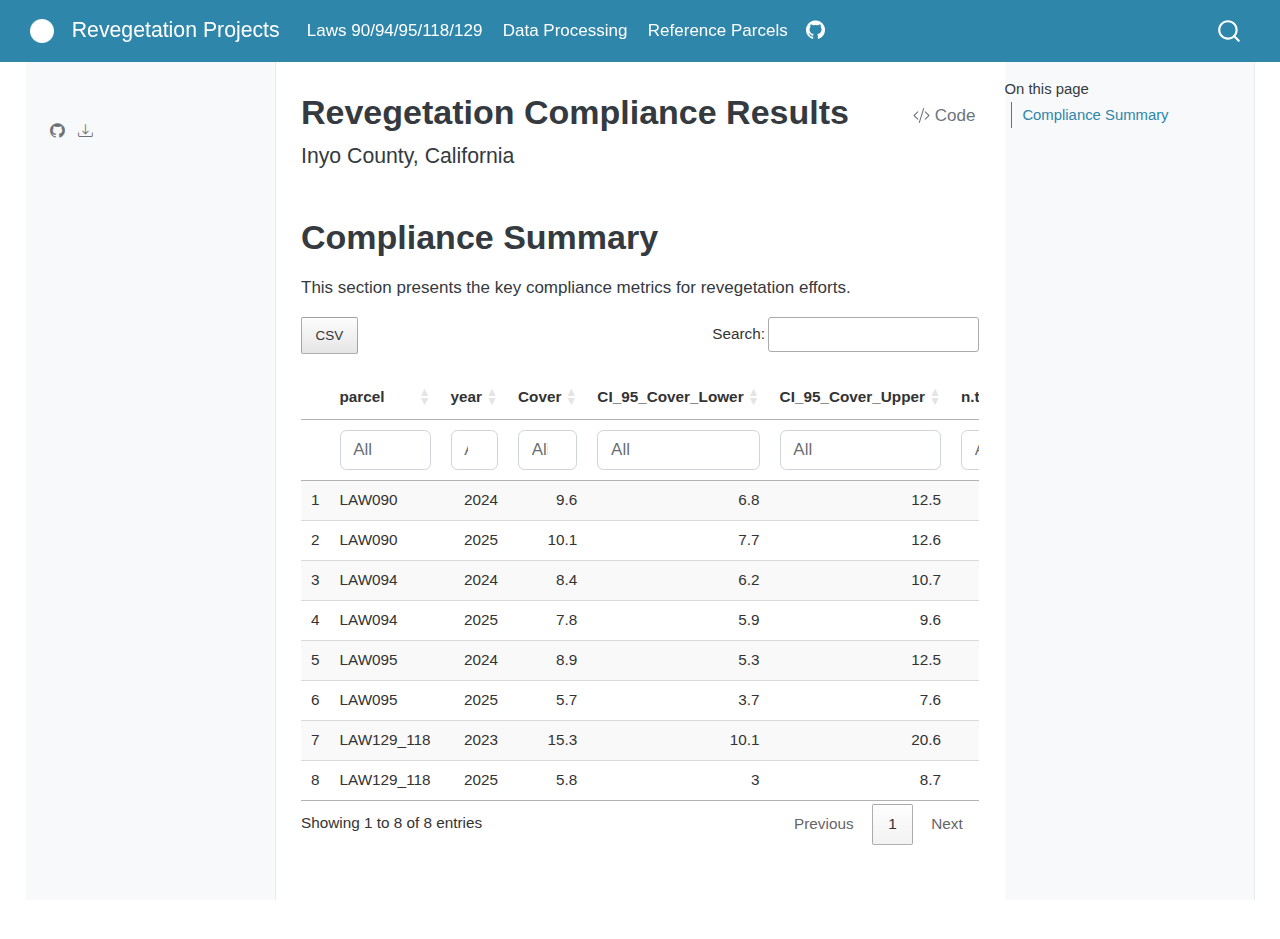
<file: docs/results.html>
<!DOCTYPE html>
<html xmlns="http://www.w3.org/1999/xhtml" lang="en" xml:lang="en"><head>
<meta http-equiv="Content-Type" content="text/html; charset=UTF-8">
<meta charset="utf-8">
<meta name="generator" content="quarto-1.7.33">
<meta name="viewport" content="width=device-width, initial-scale=1.0, user-scalable=yes">
<title>Revegetation Compliance Results – Revegetation Projects</title>
<style>
code{white-space: pre-wrap;}
span.smallcaps{font-variant: small-caps;}
div.columns{display: flex; gap: min(4vw, 1.5em);}
div.column{flex: auto; overflow-x: auto;}
div.hanging-indent{margin-left: 1.5em; text-indent: -1.5em;}
ul.task-list{list-style: none;}
ul.task-list li input[type="checkbox"] {
  width: 0.8em;
  margin: 0 0.8em 0.2em -1em; /* quarto-specific, see https://github.com/quarto-dev/quarto-cli/issues/4556 */ 
  vertical-align: middle;
}
/* CSS for syntax highlighting */
html { -webkit-text-size-adjust: 100%; }
pre > code.sourceCode { white-space: pre; position: relative; }
pre > code.sourceCode > span { display: inline-block; line-height: 1.25; }
pre > code.sourceCode > span:empty { height: 1.2em; }
.sourceCode { overflow: visible; }
code.sourceCode > span { color: inherit; text-decoration: inherit; }
div.sourceCode { margin: 1em 0; }
pre.sourceCode { margin: 0; }
@media screen {
div.sourceCode { overflow: auto; }
}
@media print {
pre > code.sourceCode { white-space: pre-wrap; }
pre > code.sourceCode > span { text-indent: -5em; padding-left: 5em; }
}
pre.numberSource code
  { counter-reset: source-line 0; }
pre.numberSource code > span
  { position: relative; left: -4em; counter-increment: source-line; }
pre.numberSource code > span > a:first-child::before
  { content: counter(source-line);
    position: relative; left: -1em; text-align: right; vertical-align: baseline;
    border: none; display: inline-block;
    -webkit-touch-callout: none; -webkit-user-select: none;
    -khtml-user-select: none; -moz-user-select: none;
    -ms-user-select: none; user-select: none;
    padding: 0 4px; width: 4em;
  }
pre.numberSource { margin-left: 3em;  padding-left: 4px; }
div.sourceCode
  {   }
@media screen {
pre > code.sourceCode > span > a:first-child::before { text-decoration: underline; }
}
</style>

<script src="site_libs/quarto-nav/quarto-nav.js"></script>
<script src="site_libs/quarto-nav/headroom.min.js"></script>
<script src="site_libs/clipboard/clipboard.min.js"></script>
<script src="site_libs/quarto-search/autocomplete.umd.js"></script>
<script src="site_libs/quarto-search/fuse.min.js"></script>
<script src="site_libs/quarto-search/quarto-search.js"></script>
<meta name="quarto:offset" content="./">
<script src="site_libs/quarto-html/quarto.js" type="module"></script>
<script src="site_libs/quarto-html/tabsets/tabsets.js" type="module"></script>
<script src="site_libs/quarto-html/popper.min.js"></script>
<script src="site_libs/quarto-html/tippy.umd.min.js"></script>
<script src="site_libs/quarto-html/anchor.min.js"></script>
<link href="site_libs/quarto-html/tippy.css" rel="stylesheet">
<link href="site_libs/quarto-html/quarto-syntax-highlighting-ea385d0e468b0dd5ea5bf0780b1290d9.css" rel="stylesheet" id="quarto-text-highlighting-styles">
<script src="site_libs/bootstrap/bootstrap.min.js"></script>
<link href="site_libs/bootstrap/bootstrap-icons.css" rel="stylesheet">
<link href="site_libs/bootstrap/bootstrap-b6eedf8e8cf23347ac92f244d8d6e40f.min.css" rel="stylesheet" append-hash="true" id="quarto-bootstrap" data-mode="light"><script id="quarto-search-options" type="application/json">{
  "location": "navbar",
  "copy-button": false,
  "collapse-after": 3,
  "panel-placement": "end",
  "type": "overlay",
  "limit": 50,
  "keyboard-shortcut": [
    "f",
    "/",
    "s"
  ],
  "show-item-context": false,
  "language": {
    "search-no-results-text": "No results",
    "search-matching-documents-text": "matching documents",
    "search-copy-link-title": "Copy link to search",
    "search-hide-matches-text": "Hide additional matches",
    "search-more-match-text": "more match in this document",
    "search-more-matches-text": "more matches in this document",
    "search-clear-button-title": "Clear",
    "search-text-placeholder": "",
    "search-detached-cancel-button-title": "Cancel",
    "search-submit-button-title": "Submit",
    "search-label": "Search"
  }
}</script><style>html{ scroll-behavior: smooth; }</style>
<link href="site_libs/htmltools-fill-0.5.8.1/fill.css" rel="stylesheet">
<script src="site_libs/htmlwidgets-1.6.4/htmlwidgets.js"></script><link href="site_libs/datatables-css-0.0.0/datatables-crosstalk.css" rel="stylesheet">
<script src="site_libs/datatables-binding-0.33/datatables.js"></script><script src="site_libs/jquery-3.6.0/jquery-3.6.0.min.js"></script><link href="site_libs/dt-core-1.13.6/css/jquery.dataTables.min.css" rel="stylesheet">
<link href="site_libs/dt-core-1.13.6/css/jquery.dataTables.extra.css" rel="stylesheet">
<script src="site_libs/dt-core-1.13.6/js/jquery.dataTables.min.js"></script><link href="site_libs/dt-ext-buttons-1.13.6/css/buttons.dataTables.min.css" rel="stylesheet">
<script src="site_libs/dt-ext-buttons-1.13.6/js/dataTables.buttons.min.js"></script><script src="site_libs/dt-ext-buttons-1.13.6/js/buttons.html5.min.js"></script><script src="site_libs/dt-ext-buttons-1.13.6/js/buttons.colVis.min.js"></script><script src="site_libs/dt-ext-buttons-1.13.6/js/buttons.print.min.js"></script><link href="site_libs/nouislider-7.0.10/jquery.nouislider.min.css" rel="stylesheet">
<script src="site_libs/nouislider-7.0.10/jquery.nouislider.min.js"></script><link href="site_libs/selectize-0.12.0/selectize.bootstrap3.css" rel="stylesheet">
<script src="site_libs/selectize-0.12.0/selectize.min.js"></script><link href="site_libs/crosstalk-1.2.1/css/crosstalk.min.css" rel="stylesheet">
<script src="site_libs/crosstalk-1.2.1/js/crosstalk.min.js"></script><link rel="stylesheet" href="styles.css">
</head>
<body class="nav-sidebar floating nav-fixed quarto-light">

<div id="quarto-search-results"></div>
  <header id="quarto-header" class="headroom fixed-top"><nav class="navbar navbar-expand-lg " data-bs-theme="dark"><div class="navbar-container container-fluid">
      <div class="navbar-brand-container mx-auto">
    <a href="./index.html" class="navbar-brand navbar-brand-logo">
    <img src="./inyo_logo.png" alt="" class="navbar-logo"></a>
    <a class="navbar-brand" href="./index.html">
    <span class="navbar-title">Revegetation Projects</span>
    </a>
  </div>
            <div id="quarto-search" class="" title="Search"></div>
          <button class="navbar-toggler" type="button" data-bs-toggle="collapse" data-bs-target="#navbarCollapse" aria-controls="navbarCollapse" role="menu" aria-expanded="false" aria-label="Toggle navigation" onclick="if (window.quartoToggleHeadroom) { window.quartoToggleHeadroom(); }">
  <span class="navbar-toggler-icon"></span>
</button>
          <div class="collapse navbar-collapse" id="navbarCollapse">
            <ul class="navbar-nav navbar-nav-scroll me-auto">
<li class="nav-item">
    <a class="nav-link" href="./index.html"> 
<span class="menu-text">Laws 90/94/95/118/129</span></a>
  </li>  
  <li class="nav-item">
    <a class="nav-link" href="./data_process.html"> 
<span class="menu-text">Data Processing</span></a>
  </li>  
  <li class="nav-item">
    <a class="nav-link" href="./reference.html"> 
<span class="menu-text">Reference Parcels</span></a>
  </li>  
  <li class="nav-item compact">
    <a class="nav-link active" href="https://github.com/inyo-gov/revegetation-projects" aria-current="page"> <i class="bi bi-github" role="img">
</i> 
<span class="menu-text"></span></a>
  </li>  
</ul>
</div> <!-- /navcollapse -->
            <div class="quarto-navbar-tools">
</div>
      </div> <!-- /container-fluid -->
    </nav><nav class="quarto-secondary-nav"><div class="container-fluid d-flex">
      <button type="button" class="quarto-btn-toggle btn" data-bs-toggle="collapse" role="button" data-bs-target=".quarto-sidebar-collapse-item" aria-controls="quarto-sidebar" aria-expanded="false" aria-label="Toggle sidebar navigation" onclick="if (window.quartoToggleHeadroom) { window.quartoToggleHeadroom(); }">
        <i class="bi bi-layout-text-sidebar-reverse"></i>
      </button>
        <nav class="quarto-page-breadcrumbs" aria-label="breadcrumb"><ol class="breadcrumb"><li class="breadcrumb-item">Revegetation Compliance Results</li></ol></nav>
        <a class="flex-grow-1" role="navigation" data-bs-toggle="collapse" data-bs-target=".quarto-sidebar-collapse-item" aria-controls="quarto-sidebar" aria-expanded="false" aria-label="Toggle sidebar navigation" onclick="if (window.quartoToggleHeadroom) { window.quartoToggleHeadroom(); }">      
        </a>
      <button type="button" class="btn quarto-search-button" aria-label="Search" onclick="window.quartoOpenSearch();">
        <i class="bi bi-search"></i>
      </button>
    </div>
  </nav></header><!-- content --><div id="quarto-content" class="quarto-container page-columns page-rows-contents page-layout-article page-navbar">
<!-- sidebar -->
  <nav id="quarto-sidebar" class="sidebar collapse collapse-horizontal quarto-sidebar-collapse-item sidebar-navigation floating overflow-auto"><div class="mt-2 flex-shrink-0 align-items-center">
        <div class="sidebar-search">
        <div id="quarto-search" class="" title="Search"></div>
        </div>
        </div>
        <div class="sidebar-tools-collapse">
    <a href="https://github.com/inyo-gov/revegetation-projects" title="" class="quarto-navigation-tool px-1" aria-label=""><i class="bi bi-github"></i></a>
    <a href="./data/processed/reference_parcel_summary.csv" title="Download Data" class="quarto-navigation-tool px-1" aria-label="Download Data"><i class="bi bi-download"></i></a>
</div>
</nav><div id="quarto-sidebar-glass" class="quarto-sidebar-collapse-item" data-bs-toggle="collapse" data-bs-target=".quarto-sidebar-collapse-item"></div>
<!-- margin-sidebar -->
    <div id="quarto-margin-sidebar" class="sidebar margin-sidebar">
        <nav id="TOC" role="doc-toc" class="toc-active"><h2 id="toc-title">On this page</h2>
   
  <ul>
<li><a href="#compliance-summary" id="toc-compliance-summary" class="nav-link active" data-scroll-target="#compliance-summary">Compliance Summary</a></li>
  </ul></nav>
    </div>
<!-- main -->
<main class="content" id="quarto-document-content"><header id="title-block-header" class="quarto-title-block default"><div class="quarto-title">
<div class="quarto-title-block"><div><h1 class="title">Revegetation Compliance Results</h1><button type="button" class="btn code-tools-button" id="quarto-code-tools-source"><i class="bi"></i> Code</button></div></div>
<p class="subtitle lead">Inyo County, California</p>
</div>



<div class="quarto-title-meta">

    
  
    
  </div>
  


</header><section id="compliance-summary" class="level1"><h1>Compliance Summary</h1>
<p>This section presents the key compliance metrics for revegetation efforts.</p>
<div class="cell">
<div class="cell-output-display">
<div class="datatables html-widget html-fill-item" id="htmlwidget-618f44ebc761d1ba33db" style="width:100%;height:auto;"></div>
<script type="application/json" data-for="htmlwidget-618f44ebc761d1ba33db">{"x":{"filter":"top","vertical":false,"filterHTML":"<tr>\n  <td><\/td>\n  <td data-type=\"character\" style=\"vertical-align: top;\">\n    <div class=\"form-group has-feedback\" style=\"margin-bottom: auto;\">\n      <input type=\"search\" placeholder=\"All\" class=\"form-control\" style=\"width: 100%;\"/>\n      <span class=\"glyphicon glyphicon-remove-circle form-control-feedback\"><\/span>\n    <\/div>\n  <\/td>\n  <td data-type=\"integer\" style=\"vertical-align: top;\">\n    <div class=\"form-group has-feedback\" style=\"margin-bottom: auto;\">\n      <input type=\"search\" placeholder=\"All\" class=\"form-control\" style=\"width: 100%;\"/>\n      <span class=\"glyphicon glyphicon-remove-circle form-control-feedback\"><\/span>\n    <\/div>\n    <div style=\"display: none;position: absolute;width: 200px;opacity: 1\">\n      <div data-min=\"2023\" data-max=\"2025\"><\/div>\n      <span style=\"float: left;\"><\/span>\n      <span style=\"float: right;\"><\/span>\n    <\/div>\n  <\/td>\n  <td data-type=\"number\" style=\"vertical-align: top;\">\n    <div class=\"form-group has-feedback\" style=\"margin-bottom: auto;\">\n      <input type=\"search\" placeholder=\"All\" class=\"form-control\" style=\"width: 100%;\"/>\n      <span class=\"glyphicon glyphicon-remove-circle form-control-feedback\"><\/span>\n    <\/div>\n    <div style=\"display: none;position: absolute;width: 200px;opacity: 1\">\n      <div data-min=\"5.7\" data-max=\"15.3\" data-scale=\"1\"><\/div>\n      <span style=\"float: left;\"><\/span>\n      <span style=\"float: right;\"><\/span>\n    <\/div>\n  <\/td>\n  <td data-type=\"number\" style=\"vertical-align: top;\">\n    <div class=\"form-group has-feedback\" style=\"margin-bottom: auto;\">\n      <input type=\"search\" placeholder=\"All\" class=\"form-control\" style=\"width: 100%;\"/>\n      <span class=\"glyphicon glyphicon-remove-circle form-control-feedback\"><\/span>\n    <\/div>\n    <div style=\"display: none;position: absolute;width: 200px;opacity: 1\">\n      <div data-min=\"3\" data-max=\"10.1\" data-scale=\"1\"><\/div>\n      <span style=\"float: left;\"><\/span>\n      <span style=\"float: right;\"><\/span>\n    <\/div>\n  <\/td>\n  <td data-type=\"number\" style=\"vertical-align: top;\">\n    <div class=\"form-group has-feedback\" style=\"margin-bottom: auto;\">\n      <input type=\"search\" placeholder=\"All\" class=\"form-control\" style=\"width: 100%;\"/>\n      <span class=\"glyphicon glyphicon-remove-circle form-control-feedback\"><\/span>\n    <\/div>\n    <div style=\"display: none;position: absolute;width: 200px;opacity: 1\">\n      <div data-min=\"7.6\" data-max=\"20.6\" data-scale=\"1\"><\/div>\n      <span style=\"float: left;\"><\/span>\n      <span style=\"float: right;\"><\/span>\n    <\/div>\n  <\/td>\n  <td data-type=\"integer\" style=\"vertical-align: top;\">\n    <div class=\"form-group has-feedback\" style=\"margin-bottom: auto;\">\n      <input type=\"search\" placeholder=\"All\" class=\"form-control\" style=\"width: 100%;\"/>\n      <span class=\"glyphicon glyphicon-remove-circle form-control-feedback\"><\/span>\n    <\/div>\n    <div style=\"display: none;position: absolute;width: 200px;opacity: 1\">\n      <div data-min=\"15\" data-max=\"31\"><\/div>\n      <span style=\"float: left;\"><\/span>\n      <span style=\"float: right;\"><\/span>\n    <\/div>\n  <\/td>\n  <td data-type=\"integer\" style=\"vertical-align: top;\">\n    <div class=\"form-group has-feedback\" style=\"margin-bottom: auto;\">\n      <input type=\"search\" placeholder=\"All\" class=\"form-control\" style=\"width: 100%;\"/>\n      <span class=\"glyphicon glyphicon-remove-circle form-control-feedback\"><\/span>\n    <\/div>\n    <div style=\"display: none;position: absolute;width: 200px;opacity: 1\">\n      <div data-min=\"4\" data-max=\"8\"><\/div>\n      <span style=\"float: left;\"><\/span>\n      <span style=\"float: right;\"><\/span>\n    <\/div>\n  <\/td>\n  <td data-type=\"integer\" style=\"vertical-align: top;\">\n    <div class=\"form-group has-feedback\" style=\"margin-bottom: auto;\">\n      <input type=\"search\" placeholder=\"All\" class=\"form-control\" style=\"width: 100%;\"/>\n      <span class=\"glyphicon glyphicon-remove-circle form-control-feedback\"><\/span>\n    <\/div>\n    <div style=\"display: none;position: absolute;width: 200px;opacity: 1\">\n      <div data-min=\"6\" data-max=\"15\"><\/div>\n      <span style=\"float: left;\"><\/span>\n      <span style=\"float: right;\"><\/span>\n    <\/div>\n  <\/td>\n  <td data-type=\"character\" style=\"vertical-align: top;\">\n    <div class=\"form-group has-feedback\" style=\"margin-bottom: auto;\">\n      <input type=\"search\" placeholder=\"All\" class=\"form-control\" style=\"width: 100%;\"/>\n      <span class=\"glyphicon glyphicon-remove-circle form-control-feedback\"><\/span>\n    <\/div>\n  <\/td>\n  <td data-type=\"integer\" style=\"vertical-align: top;\">\n    <div class=\"form-group has-feedback\" style=\"margin-bottom: auto;\">\n      <input type=\"search\" placeholder=\"All\" class=\"form-control\" style=\"width: 100%;\"/>\n      <span class=\"glyphicon glyphicon-remove-circle form-control-feedback\"><\/span>\n    <\/div>\n    <div style=\"display: none;position: absolute;width: 200px;opacity: 1\">\n      <div data-min=\"1\" data-max=\"8\"><\/div>\n      <span style=\"float: left;\"><\/span>\n      <span style=\"float: right;\"><\/span>\n    <\/div>\n  <\/td>\n<\/tr>","extensions":["Buttons"],"data":[["1","2","3","4","5","6","7","8"],["LAW090","LAW090","LAW094","LAW094","LAW095","LAW095","LAW129_118","LAW129_118"],[2024,2025,2024,2025,2024,2025,2023,2025],[9.6,10.1,8.4,7.8,8.9,5.7,15.3,5.8],[6.8,7.7,6.2,5.9,5.3,3.7,10.1,3],[12.5,12.6,10.7,9.6,12.5,7.6,20.6,8.699999999999999],[20,31,20,21,20,20,15,20],[8,6,5,7,7,4,4,5],[13,13,15,13,15,13,12,6],["20/20","31/31","20/20","21/21","19/20","21/21","15/15","15/15"],[2,1,2,8,2,2,3,null]],"container":"<table class=\"display\">\n  <thead>\n    <tr>\n      <th> <\/th>\n      <th>parcel<\/th>\n      <th>year<\/th>\n      <th>Cover<\/th>\n      <th>CI_95_Cover_Lower<\/th>\n      <th>CI_95_Cover_Upper<\/th>\n      <th>n.transects<\/th>\n      <th>count_3hit_species<\/th>\n      <th>sp_richness<\/th>\n      <th>transects_at_2_percent<\/th>\n      <th>grass_species<\/th>\n    <\/tr>\n  <\/thead>\n<\/table>","options":{"autoWidth":true,"scrollX":true,"columnDefs":[{"width":"100%","targets":"_all"},{"className":"dt-right","targets":[2,3,4,5,6,7,8,10]},{"orderable":false,"targets":0},{"name":" ","targets":0},{"name":"parcel","targets":1},{"name":"year","targets":2},{"name":"Cover","targets":3},{"name":"CI_95_Cover_Lower","targets":4},{"name":"CI_95_Cover_Upper","targets":5},{"name":"n.transects","targets":6},{"name":"count_3hit_species","targets":7},{"name":"sp_richness","targets":8},{"name":"transects_at_2_percent","targets":9},{"name":"grass_species","targets":10}],"dom":"Bfrtip","buttons":["csv"],"order":[],"orderClasses":false,"orderCellsTop":true}},"evals":[],"jsHooks":[]}</script>
</div>
</div>


<!-- -->

</section></main><!-- /main --><script id="quarto-html-after-body" type="application/javascript">
  window.document.addEventListener("DOMContentLoaded", function (event) {
    const icon = "";
    const anchorJS = new window.AnchorJS();
    anchorJS.options = {
      placement: 'right',
      icon: icon
    };
    anchorJS.add('.anchored');
    const isCodeAnnotation = (el) => {
      for (const clz of el.classList) {
        if (clz.startsWith('code-annotation-')) {                     
          return true;
        }
      }
      return false;
    }
    const onCopySuccess = function(e) {
      // button target
      const button = e.trigger;
      // don't keep focus
      button.blur();
      // flash "checked"
      button.classList.add('code-copy-button-checked');
      var currentTitle = button.getAttribute("title");
      button.setAttribute("title", "Copied!");
      let tooltip;
      if (window.bootstrap) {
        button.setAttribute("data-bs-toggle", "tooltip");
        button.setAttribute("data-bs-placement", "left");
        button.setAttribute("data-bs-title", "Copied!");
        tooltip = new bootstrap.Tooltip(button, 
          { trigger: "manual", 
            customClass: "code-copy-button-tooltip",
            offset: [0, -8]});
        tooltip.show();    
      }
      setTimeout(function() {
        if (tooltip) {
          tooltip.hide();
          button.removeAttribute("data-bs-title");
          button.removeAttribute("data-bs-toggle");
          button.removeAttribute("data-bs-placement");
        }
        button.setAttribute("title", currentTitle);
        button.classList.remove('code-copy-button-checked');
      }, 1000);
      // clear code selection
      e.clearSelection();
    }
    const getTextToCopy = function(trigger) {
        const codeEl = trigger.previousElementSibling.cloneNode(true);
        for (const childEl of codeEl.children) {
          if (isCodeAnnotation(childEl)) {
            childEl.remove();
          }
        }
        return codeEl.innerText;
    }
    const clipboard = new window.ClipboardJS('.code-copy-button:not([data-in-quarto-modal])', {
      text: getTextToCopy
    });
    clipboard.on('success', onCopySuccess);
    if (window.document.getElementById('quarto-embedded-source-code-modal')) {
      const clipboardModal = new window.ClipboardJS('.code-copy-button[data-in-quarto-modal]', {
        text: getTextToCopy,
        container: window.document.getElementById('quarto-embedded-source-code-modal')
      });
      clipboardModal.on('success', onCopySuccess);
    }
    const viewSource = window.document.getElementById('quarto-view-source') ||
                       window.document.getElementById('quarto-code-tools-source');
    if (viewSource) {
      const sourceUrl = viewSource.getAttribute("data-quarto-source-url");
      viewSource.addEventListener("click", function(e) {
        if (sourceUrl) {
          // rstudio viewer pane
          if (/\bcapabilities=\b/.test(window.location)) {
            window.open(sourceUrl);
          } else {
            window.location.href = sourceUrl;
          }
        } else {
          const modal = new bootstrap.Modal(document.getElementById('quarto-embedded-source-code-modal'));
          modal.show();
        }
        return false;
      });
    }
    function toggleCodeHandler(show) {
      return function(e) {
        const detailsSrc = window.document.querySelectorAll(".cell > details > .sourceCode");
        for (let i=0; i<detailsSrc.length; i++) {
          const details = detailsSrc[i].parentElement;
          if (show) {
            details.open = true;
          } else {
            details.removeAttribute("open");
          }
        }
        const cellCodeDivs = window.document.querySelectorAll(".cell > .sourceCode");
        const fromCls = show ? "hidden" : "unhidden";
        const toCls = show ? "unhidden" : "hidden";
        for (let i=0; i<cellCodeDivs.length; i++) {
          const codeDiv = cellCodeDivs[i];
          if (codeDiv.classList.contains(fromCls)) {
            codeDiv.classList.remove(fromCls);
            codeDiv.classList.add(toCls);
          } 
        }
        return false;
      }
    }
    const hideAllCode = window.document.getElementById("quarto-hide-all-code");
    if (hideAllCode) {
      hideAllCode.addEventListener("click", toggleCodeHandler(false));
    }
    const showAllCode = window.document.getElementById("quarto-show-all-code");
    if (showAllCode) {
      showAllCode.addEventListener("click", toggleCodeHandler(true));
    }
      var localhostRegex = new RegExp(/^(?:http|https):\/\/localhost\:?[0-9]*\//);
      var mailtoRegex = new RegExp(/^mailto:/);
        var filterRegex = new RegExp('/' + window.location.host + '/');
      var isInternal = (href) => {
          return filterRegex.test(href) || localhostRegex.test(href) || mailtoRegex.test(href);
      }
      // Inspect non-navigation links and adorn them if external
     var links = window.document.querySelectorAll('a[href]:not(.nav-link):not(.navbar-brand):not(.toc-action):not(.sidebar-link):not(.sidebar-item-toggle):not(.pagination-link):not(.no-external):not([aria-hidden]):not(.dropdown-item):not(.quarto-navigation-tool):not(.about-link)');
      for (var i=0; i<links.length; i++) {
        const link = links[i];
        if (!isInternal(link.href)) {
          // undo the damage that might have been done by quarto-nav.js in the case of
          // links that we want to consider external
          if (link.dataset.originalHref !== undefined) {
            link.href = link.dataset.originalHref;
          }
        }
      }
    function tippyHover(el, contentFn, onTriggerFn, onUntriggerFn) {
      const config = {
        allowHTML: true,
        maxWidth: 500,
        delay: 100,
        arrow: false,
        appendTo: function(el) {
            return el.parentElement;
        },
        interactive: true,
        interactiveBorder: 10,
        theme: 'quarto',
        placement: 'bottom-start',
      };
      if (contentFn) {
        config.content = contentFn;
      }
      if (onTriggerFn) {
        config.onTrigger = onTriggerFn;
      }
      if (onUntriggerFn) {
        config.onUntrigger = onUntriggerFn;
      }
      window.tippy(el, config); 
    }
    const noterefs = window.document.querySelectorAll('a[role="doc-noteref"]');
    for (var i=0; i<noterefs.length; i++) {
      const ref = noterefs[i];
      tippyHover(ref, function() {
        // use id or data attribute instead here
        let href = ref.getAttribute('data-footnote-href') || ref.getAttribute('href');
        try { href = new URL(href).hash; } catch {}
        const id = href.replace(/^#\/?/, "");
        const note = window.document.getElementById(id);
        if (note) {
          return note.innerHTML;
        } else {
          return "";
        }
      });
    }
    const xrefs = window.document.querySelectorAll('a.quarto-xref');
    const processXRef = (id, note) => {
      // Strip column container classes
      const stripColumnClz = (el) => {
        el.classList.remove("page-full", "page-columns");
        if (el.children) {
          for (const child of el.children) {
            stripColumnClz(child);
          }
        }
      }
      stripColumnClz(note)
      if (id === null || id.startsWith('sec-')) {
        // Special case sections, only their first couple elements
        const container = document.createElement("div");
        if (note.children && note.children.length > 2) {
          container.appendChild(note.children[0].cloneNode(true));
          for (let i = 1; i < note.children.length; i++) {
            const child = note.children[i];
            if (child.tagName === "P" && child.innerText === "") {
              continue;
            } else {
              container.appendChild(child.cloneNode(true));
              break;
            }
          }
          if (window.Quarto?.typesetMath) {
            window.Quarto.typesetMath(container);
          }
          return container.innerHTML
        } else {
          if (window.Quarto?.typesetMath) {
            window.Quarto.typesetMath(note);
          }
          return note.innerHTML;
        }
      } else {
        // Remove any anchor links if they are present
        const anchorLink = note.querySelector('a.anchorjs-link');
        if (anchorLink) {
          anchorLink.remove();
        }
        if (window.Quarto?.typesetMath) {
          window.Quarto.typesetMath(note);
        }
        if (note.classList.contains("callout")) {
          return note.outerHTML;
        } else {
          return note.innerHTML;
        }
      }
    }
    for (var i=0; i<xrefs.length; i++) {
      const xref = xrefs[i];
      tippyHover(xref, undefined, function(instance) {
        instance.disable();
        let url = xref.getAttribute('href');
        let hash = undefined; 
        if (url.startsWith('#')) {
          hash = url;
        } else {
          try { hash = new URL(url).hash; } catch {}
        }
        if (hash) {
          const id = hash.replace(/^#\/?/, "");
          const note = window.document.getElementById(id);
          if (note !== null) {
            try {
              const html = processXRef(id, note.cloneNode(true));
              instance.setContent(html);
            } finally {
              instance.enable();
              instance.show();
            }
          } else {
            // See if we can fetch this
            fetch(url.split('#')[0])
            .then(res => res.text())
            .then(html => {
              const parser = new DOMParser();
              const htmlDoc = parser.parseFromString(html, "text/html");
              const note = htmlDoc.getElementById(id);
              if (note !== null) {
                const html = processXRef(id, note);
                instance.setContent(html);
              } 
            }).finally(() => {
              instance.enable();
              instance.show();
            });
          }
        } else {
          // See if we can fetch a full url (with no hash to target)
          // This is a special case and we should probably do some content thinning / targeting
          fetch(url)
          .then(res => res.text())
          .then(html => {
            const parser = new DOMParser();
            const htmlDoc = parser.parseFromString(html, "text/html");
            const note = htmlDoc.querySelector('main.content');
            if (note !== null) {
              // This should only happen for chapter cross references
              // (since there is no id in the URL)
              // remove the first header
              if (note.children.length > 0 && note.children[0].tagName === "HEADER") {
                note.children[0].remove();
              }
              const html = processXRef(null, note);
              instance.setContent(html);
            } 
          }).finally(() => {
            instance.enable();
            instance.show();
          });
        }
      }, function(instance) {
      });
    }
        let selectedAnnoteEl;
        const selectorForAnnotation = ( cell, annotation) => {
          let cellAttr = 'data-code-cell="' + cell + '"';
          let lineAttr = 'data-code-annotation="' +  annotation + '"';
          const selector = 'span[' + cellAttr + '][' + lineAttr + ']';
          return selector;
        }
        const selectCodeLines = (annoteEl) => {
          const doc = window.document;
          const targetCell = annoteEl.getAttribute("data-target-cell");
          const targetAnnotation = annoteEl.getAttribute("data-target-annotation");
          const annoteSpan = window.document.querySelector(selectorForAnnotation(targetCell, targetAnnotation));
          const lines = annoteSpan.getAttribute("data-code-lines").split(",");
          const lineIds = lines.map((line) => {
            return targetCell + "-" + line;
          })
          let top = null;
          let height = null;
          let parent = null;
          if (lineIds.length > 0) {
              //compute the position of the single el (top and bottom and make a div)
              const el = window.document.getElementById(lineIds[0]);
              top = el.offsetTop;
              height = el.offsetHeight;
              parent = el.parentElement.parentElement;
            if (lineIds.length > 1) {
              const lastEl = window.document.getElementById(lineIds[lineIds.length - 1]);
              const bottom = lastEl.offsetTop + lastEl.offsetHeight;
              height = bottom - top;
            }
            if (top !== null && height !== null && parent !== null) {
              // cook up a div (if necessary) and position it 
              let div = window.document.getElementById("code-annotation-line-highlight");
              if (div === null) {
                div = window.document.createElement("div");
                div.setAttribute("id", "code-annotation-line-highlight");
                div.style.position = 'absolute';
                parent.appendChild(div);
              }
              div.style.top = top - 2 + "px";
              div.style.height = height + 4 + "px";
              div.style.left = 0;
              let gutterDiv = window.document.getElementById("code-annotation-line-highlight-gutter");
              if (gutterDiv === null) {
                gutterDiv = window.document.createElement("div");
                gutterDiv.setAttribute("id", "code-annotation-line-highlight-gutter");
                gutterDiv.style.position = 'absolute';
                const codeCell = window.document.getElementById(targetCell);
                const gutter = codeCell.querySelector('.code-annotation-gutter');
                gutter.appendChild(gutterDiv);
              }
              gutterDiv.style.top = top - 2 + "px";
              gutterDiv.style.height = height + 4 + "px";
            }
            selectedAnnoteEl = annoteEl;
          }
        };
        const unselectCodeLines = () => {
          const elementsIds = ["code-annotation-line-highlight", "code-annotation-line-highlight-gutter"];
          elementsIds.forEach((elId) => {
            const div = window.document.getElementById(elId);
            if (div) {
              div.remove();
            }
          });
          selectedAnnoteEl = undefined;
        };
          // Handle positioning of the toggle
      window.addEventListener(
        "resize",
        throttle(() => {
          elRect = undefined;
          if (selectedAnnoteEl) {
            selectCodeLines(selectedAnnoteEl);
          }
        }, 10)
      );
      function throttle(fn, ms) {
      let throttle = false;
      let timer;
        return (...args) => {
          if(!throttle) { // first call gets through
              fn.apply(this, args);
              throttle = true;
          } else { // all the others get throttled
              if(timer) clearTimeout(timer); // cancel #2
              timer = setTimeout(() => {
                fn.apply(this, args);
                timer = throttle = false;
              }, ms);
          }
        };
      }
        // Attach click handler to the DT
        const annoteDls = window.document.querySelectorAll('dt[data-target-cell]');
        for (const annoteDlNode of annoteDls) {
          annoteDlNode.addEventListener('click', (event) => {
            const clickedEl = event.target;
            if (clickedEl !== selectedAnnoteEl) {
              unselectCodeLines();
              const activeEl = window.document.querySelector('dt[data-target-cell].code-annotation-active');
              if (activeEl) {
                activeEl.classList.remove('code-annotation-active');
              }
              selectCodeLines(clickedEl);
              clickedEl.classList.add('code-annotation-active');
            } else {
              // Unselect the line
              unselectCodeLines();
              clickedEl.classList.remove('code-annotation-active');
            }
          });
        }
    const findCites = (el) => {
      const parentEl = el.parentElement;
      if (parentEl) {
        const cites = parentEl.dataset.cites;
        if (cites) {
          return {
            el,
            cites: cites.split(' ')
          };
        } else {
          return findCites(el.parentElement)
        }
      } else {
        return undefined;
      }
    };
    var bibliorefs = window.document.querySelectorAll('a[role="doc-biblioref"]');
    for (var i=0; i<bibliorefs.length; i++) {
      const ref = bibliorefs[i];
      const citeInfo = findCites(ref);
      if (citeInfo) {
        tippyHover(citeInfo.el, function() {
          var popup = window.document.createElement('div');
          citeInfo.cites.forEach(function(cite) {
            var citeDiv = window.document.createElement('div');
            citeDiv.classList.add('hanging-indent');
            citeDiv.classList.add('csl-entry');
            var biblioDiv = window.document.getElementById('ref-' + cite);
            if (biblioDiv) {
              citeDiv.innerHTML = biblioDiv.innerHTML;
            }
            popup.appendChild(citeDiv);
          });
          return popup.innerHTML;
        });
      }
    }
  });
  </script><div class="modal fade" id="quarto-embedded-source-code-modal" tabindex="-1" aria-labelledby="quarto-embedded-source-code-modal-label" aria-hidden="true"><div class="modal-dialog modal-dialog-scrollable"><div class="modal-content"><div class="modal-header"><h5 class="modal-title" id="quarto-embedded-source-code-modal-label">Source Code</h5><button class="btn-close" data-bs-dismiss="modal"></button></div><div class="modal-body"><div class="">
<div class="sourceCode" id="cb1" data-shortcodes="false"><pre class="sourceCode numberSource markdown number-lines code-with-copy"><code class="sourceCode markdown"><span id="cb1-1"><a href="#cb1-1"></a><span class="co">---</span></span>
<span id="cb1-2"><a href="#cb1-2"></a><span class="an">title:</span><span class="co"> "Revegetation Compliance Results"</span></span>
<span id="cb1-3"><a href="#cb1-3"></a><span class="an">format:</span><span class="co"> </span></span>
<span id="cb1-4"><a href="#cb1-4"></a><span class="co">  html:</span></span>
<span id="cb1-5"><a href="#cb1-5"></a><span class="co">    toc: true</span></span>
<span id="cb1-6"><a href="#cb1-6"></a><span class="co">    toc-depth: 3</span></span>
<span id="cb1-7"><a href="#cb1-7"></a><span class="co">    anchor-sections: true</span></span>
<span id="cb1-8"><a href="#cb1-8"></a><span class="co">    smooth-scroll: true</span></span>
<span id="cb1-9"><a href="#cb1-9"></a><span class="co">    code-fold: true</span></span>
<span id="cb1-10"><a href="#cb1-10"></a><span class="co">    code-summary: "code"</span></span>
<span id="cb1-11"><a href="#cb1-11"></a><span class="co">    code-line-numbers: true</span></span>
<span id="cb1-12"><a href="#cb1-12"></a><span class="co">    code-overflow: wrap</span></span>
<span id="cb1-13"><a href="#cb1-13"></a><span class="co">    code-link: true</span></span>
<span id="cb1-14"><a href="#cb1-14"></a><span class="co">    html-math-method: katex</span></span>
<span id="cb1-15"><a href="#cb1-15"></a><span class="an">tbl-cap-location:</span><span class="co"> top</span></span>
<span id="cb1-16"><a href="#cb1-16"></a><span class="co">---</span></span>
<span id="cb1-17"><a href="#cb1-17"></a></span>
<span id="cb1-18"><a href="#cb1-18"></a><span class="fu"># Compliance Summary</span></span>
<span id="cb1-19"><a href="#cb1-19"></a></span>
<span id="cb1-20"><a href="#cb1-20"></a>This section presents the key compliance metrics for revegetation efforts.</span>
<span id="cb1-21"><a href="#cb1-21"></a></span>
<span id="cb1-22"><a href="#cb1-22"></a><span class="in">```{r setup, message = FALSE, warning = FALSE, echo=FALSE}</span></span>
<span id="cb1-23"><a href="#cb1-23"></a><span class="co">#| label: load-libraries</span></span>
<span id="cb1-24"><a href="#cb1-24"></a></span>
<span id="cb1-25"><a href="#cb1-25"></a><span class="fu">library</span>(dplyr)</span>
<span id="cb1-26"><a href="#cb1-26"></a><span class="fu">library</span>(readr)</span>
<span id="cb1-27"><a href="#cb1-27"></a><span class="fu">library</span>(here)</span>
<span id="cb1-28"><a href="#cb1-28"></a><span class="fu">library</span>(DT)</span>
<span id="cb1-29"><a href="#cb1-29"></a><span class="fu">library</span>(sf)</span>
<span id="cb1-30"><a href="#cb1-30"></a><span class="fu">library</span>(gt)</span>
<span id="cb1-31"><a href="#cb1-31"></a><span class="fu">library</span>(gtExtras)</span>
<span id="cb1-32"><a href="#cb1-32"></a><span class="fu">library</span>(janitor)</span>
<span id="cb1-33"><a href="#cb1-33"></a></span>
<span id="cb1-34"><a href="#cb1-34"></a><span class="co"># Source custom functions</span></span>
<span id="cb1-35"><a href="#cb1-35"></a><span class="fu">source</span>(<span class="fu">here</span>(<span class="st">'code'</span>,<span class="st">'functions.R'</span>))</span>
<span id="cb1-36"><a href="#cb1-36"></a></span>
<span id="cb1-37"><a href="#cb1-37"></a><span class="co"># --- Data Loading (from targets pipeline) ---</span></span>
<span id="cb1-38"><a href="#cb1-38"></a><span class="fu">library</span>(targets)</span>
<span id="cb1-39"><a href="#cb1-39"></a><span class="fu">tar_load</span>(r2_data)</span>
<span id="cb1-40"><a href="#cb1-40"></a><span class="fu">tar_load</span>(r3_data)</span>
<span id="cb1-41"><a href="#cb1-41"></a><span class="fu">tar_load</span>(parcel_sum_filtered)</span>
<span id="cb1-42"><a href="#cb1-42"></a></span>
<span id="cb1-43"><a href="#cb1-43"></a><span class="co"># Assign to local variables for compatibility</span></span>
<span id="cb1-44"><a href="#cb1-44"></a>r2 <span class="ot">&lt;-</span> r2_data</span>
<span id="cb1-45"><a href="#cb1-45"></a>r3 <span class="ot">&lt;-</span> r3_data</span>
<span id="cb1-46"><a href="#cb1-46"></a>parcel_sum_f <span class="ot">&lt;-</span> parcel_sum_filtered</span>
<span id="cb1-47"><a href="#cb1-47"></a></span>
<span id="cb1-48"><a href="#cb1-48"></a><span class="co"># --- Build compliance metrics by parcel and year ---</span></span>
<span id="cb1-49"><a href="#cb1-49"></a><span class="co"># 1) Parcel-average perennial cover (mean Cover with CI) from parcel_sum_f</span></span>
<span id="cb1-50"><a href="#cb1-50"></a>cover_tbl <span class="ot">&lt;-</span> parcel_sum_f <span class="sc">%&gt;%</span></span>
<span id="cb1-51"><a href="#cb1-51"></a>  <span class="fu">filter</span>(year <span class="sc">!=</span> <span class="dv">2022</span>) <span class="sc">%&gt;%</span></span>
<span id="cb1-52"><a href="#cb1-52"></a>  <span class="fu">transmute</span>(parcel, year, <span class="at">Cover =</span> <span class="fu">round</span>(Cover, <span class="dv">1</span>),</span>
<span id="cb1-53"><a href="#cb1-53"></a>            <span class="at">CI_95_Cover_Lower =</span> <span class="fu">round</span>(CI_95_Cover_Lower, <span class="dv">1</span>), </span>
<span id="cb1-54"><a href="#cb1-54"></a>            <span class="at">CI_95_Cover_Upper =</span> <span class="fu">round</span>(CI_95_Cover_Upper, <span class="dv">1</span>), </span>
<span id="cb1-55"><a href="#cb1-55"></a>            n.transects)</span>
<span id="cb1-56"><a href="#cb1-56"></a></span>
<span id="cb1-57"><a href="#cb1-57"></a><span class="co"># 2) Species with &gt;=3 hits per parcel-year (Perennial only) from r2</span></span>
<span id="cb1-58"><a href="#cb1-58"></a>count_3hit_tbl <span class="ot">&lt;-</span> r2 <span class="sc">%&gt;%</span></span>
<span id="cb1-59"><a href="#cb1-59"></a>  <span class="fu">filter</span>(Lifecycle <span class="sc">==</span> <span class="st">'Perennial'</span>) <span class="sc">%&gt;%</span></span>
<span id="cb1-60"><a href="#cb1-60"></a>  <span class="fu">group_by</span>(parcel, year, species) <span class="sc">%&gt;%</span></span>
<span id="cb1-61"><a href="#cb1-61"></a>  <span class="fu">summarise</span>(<span class="at">species_hits =</span> <span class="fu">sum</span>(hits), <span class="at">.groups =</span> <span class="st">'drop'</span>) <span class="sc">%&gt;%</span></span>
<span id="cb1-62"><a href="#cb1-62"></a>  <span class="fu">filter</span>(species_hits <span class="sc">&gt;=</span> <span class="dv">3</span>) <span class="sc">%&gt;%</span></span>
<span id="cb1-63"><a href="#cb1-63"></a>  <span class="fu">group_by</span>(parcel, year) <span class="sc">%&gt;%</span></span>
<span id="cb1-64"><a href="#cb1-64"></a>  <span class="fu">summarise</span>(<span class="at">count_3hit_species =</span> <span class="fu">n</span>(), <span class="at">.groups =</span> <span class="st">'drop'</span>)</span>
<span id="cb1-65"><a href="#cb1-65"></a></span>
<span id="cb1-66"><a href="#cb1-66"></a><span class="co"># 3) Species richness (distinct perennial species) per parcel-year from r2</span></span>
<span id="cb1-67"><a href="#cb1-67"></a>richness_tbl <span class="ot">&lt;-</span> r2 <span class="sc">%&gt;%</span></span>
<span id="cb1-68"><a href="#cb1-68"></a>  <span class="fu">filter</span>(Lifecycle <span class="sc">==</span> <span class="st">'Perennial'</span>) <span class="sc">%&gt;%</span></span>
<span id="cb1-69"><a href="#cb1-69"></a>  <span class="fu">group_by</span>(parcel, year) <span class="sc">%&gt;%</span></span>
<span id="cb1-70"><a href="#cb1-70"></a>  <span class="fu">summarise</span>(<span class="at">sp_richness =</span> <span class="fu">n_distinct</span>(species), <span class="at">.groups =</span> <span class="st">'drop'</span>)</span>
<span id="cb1-71"><a href="#cb1-71"></a></span>
<span id="cb1-72"><a href="#cb1-72"></a><span class="co"># 4) Each transect has &gt;=2% cover? from r3</span></span>
<span id="cb1-73"><a href="#cb1-73"></a>transect_cover_summary <span class="ot">&lt;-</span> r3 <span class="sc">%&gt;%</span></span>
<span id="cb1-74"><a href="#cb1-74"></a>  <span class="fu">filter</span>(Lifecycle <span class="sc">==</span> <span class="st">'Perennial'</span>, Veg_Type <span class="sc">!=</span> <span class="st">'weed'</span>) <span class="sc">%&gt;%</span></span>
<span id="cb1-75"><a href="#cb1-75"></a>  <span class="fu">group_by</span>(parcel, year, transect) <span class="sc">%&gt;%</span></span>
<span id="cb1-76"><a href="#cb1-76"></a>  <span class="fu">summarise</span>(<span class="at">total_hits =</span> <span class="fu">sum</span>(hits, <span class="at">na.rm =</span> <span class="cn">TRUE</span>),</span>
<span id="cb1-77"><a href="#cb1-77"></a>            <span class="at">total_tcov =</span> <span class="fu">sum</span>(tcov, <span class="at">na.rm =</span> <span class="cn">TRUE</span>), <span class="at">.groups =</span> <span class="st">'drop'</span>) <span class="sc">%&gt;%</span></span>
<span id="cb1-78"><a href="#cb1-78"></a>  <span class="fu">mutate</span>(<span class="at">meets_2_percent =</span> <span class="fu">ifelse</span>(total_tcov <span class="sc">&gt;=</span> <span class="dv">2</span>, <span class="st">"Yes"</span>, <span class="st">"No"</span>))</span>
<span id="cb1-79"><a href="#cb1-79"></a></span>
<span id="cb1-80"><a href="#cb1-80"></a>transect_summary_tbl <span class="ot">&lt;-</span> transect_cover_summary <span class="sc">%&gt;%</span></span>
<span id="cb1-81"><a href="#cb1-81"></a>  <span class="fu">filter</span>(year <span class="sc">!=</span> <span class="dv">2022</span>) <span class="sc">%&gt;%</span></span>
<span id="cb1-82"><a href="#cb1-82"></a>  <span class="fu">group_by</span>(parcel, year) <span class="sc">%&gt;%</span></span>
<span id="cb1-83"><a href="#cb1-83"></a>  <span class="fu">summarise</span>(<span class="at">transects_at_2_percent =</span> <span class="fu">paste0</span>(<span class="fu">sum</span>(meets_2_percent <span class="sc">==</span> <span class="st">"Yes"</span>), <span class="st">"/"</span>, <span class="fu">n</span>()), <span class="at">.groups =</span> <span class="st">'drop'</span>)</span>
<span id="cb1-84"><a href="#cb1-84"></a></span>
<span id="cb1-85"><a href="#cb1-85"></a><span class="co"># 5) Presence of a grass species per parcel-year from r3</span></span>
<span id="cb1-86"><a href="#cb1-86"></a>grass_presence_tbl <span class="ot">&lt;-</span> r3 <span class="sc">%&gt;%</span></span>
<span id="cb1-87"><a href="#cb1-87"></a>  <span class="fu">filter</span>(year <span class="sc">!=</span> <span class="dv">2022</span>, Lifeform <span class="sc">==</span> <span class="st">'Grass'</span>) <span class="sc">%&gt;%</span></span>
<span id="cb1-88"><a href="#cb1-88"></a>  <span class="fu">group_by</span>(parcel, year) <span class="sc">%&gt;%</span></span>
<span id="cb1-89"><a href="#cb1-89"></a>  <span class="fu">summarise</span>(<span class="at">grass_species =</span> <span class="fu">n</span>(), <span class="at">.groups =</span> <span class="st">'drop'</span>)</span>
<span id="cb1-90"><a href="#cb1-90"></a></span>
<span id="cb1-91"><a href="#cb1-91"></a><span class="co"># --- Join into a single compliance table ---</span></span>
<span id="cb1-92"><a href="#cb1-92"></a>compliance_table <span class="ot">&lt;-</span> cover_tbl <span class="sc">%&gt;%</span></span>
<span id="cb1-93"><a href="#cb1-93"></a>  <span class="fu">left_join</span>(count_3hit_tbl, <span class="at">by =</span> <span class="fu">c</span>(<span class="st">'parcel'</span>,<span class="st">'year'</span>)) <span class="sc">%&gt;%</span></span>
<span id="cb1-94"><a href="#cb1-94"></a>  <span class="fu">left_join</span>(richness_tbl, <span class="at">by =</span> <span class="fu">c</span>(<span class="st">'parcel'</span>,<span class="st">'year'</span>)) <span class="sc">%&gt;%</span></span>
<span id="cb1-95"><a href="#cb1-95"></a>  <span class="fu">left_join</span>(transect_summary_tbl, <span class="at">by =</span> <span class="fu">c</span>(<span class="st">'parcel'</span>,<span class="st">'year'</span>)) <span class="sc">%&gt;%</span></span>
<span id="cb1-96"><a href="#cb1-96"></a>  <span class="fu">left_join</span>(grass_presence_tbl, <span class="at">by =</span> <span class="fu">c</span>(<span class="st">'parcel'</span>,<span class="st">'year'</span>)) <span class="sc">%&gt;%</span></span>
<span id="cb1-97"><a href="#cb1-97"></a>  <span class="fu">arrange</span>(parcel, year)</span>
<span id="cb1-98"><a href="#cb1-98"></a></span>
<span id="cb1-99"><a href="#cb1-99"></a><span class="co"># Display</span></span>
<span id="cb1-100"><a href="#cb1-100"></a><span class="fu">datatable</span>(</span>
<span id="cb1-101"><a href="#cb1-101"></a>  compliance_table,</span>
<span id="cb1-102"><a href="#cb1-102"></a>  <span class="at">options =</span> <span class="fu">list</span>(</span>
<span id="cb1-103"><a href="#cb1-103"></a>    <span class="at">autoWidth =</span> <span class="cn">TRUE</span>,</span>
<span id="cb1-104"><a href="#cb1-104"></a>    <span class="at">scrollX =</span> <span class="cn">TRUE</span>,</span>
<span id="cb1-105"><a href="#cb1-105"></a>    <span class="at">columnDefs =</span> <span class="fu">list</span>(<span class="fu">list</span>(<span class="at">width =</span> <span class="st">'100%'</span>, <span class="at">targets =</span> <span class="st">"_all"</span>)),</span>
<span id="cb1-106"><a href="#cb1-106"></a>    <span class="at">dom =</span> <span class="st">'Bfrtip'</span>,</span>
<span id="cb1-107"><a href="#cb1-107"></a>    <span class="at">buttons =</span> <span class="fu">c</span>(<span class="st">'csv'</span>)</span>
<span id="cb1-108"><a href="#cb1-108"></a>  ),</span>
<span id="cb1-109"><a href="#cb1-109"></a>  <span class="at">extensions =</span> <span class="st">'Buttons'</span>,</span>
<span id="cb1-110"><a href="#cb1-110"></a>  <span class="at">filter =</span> <span class="st">'top'</span></span>
<span id="cb1-111"><a href="#cb1-111"></a>)</span>
<span id="cb1-112"><a href="#cb1-112"></a><span class="in">```</span></span></code><button title="Copy to Clipboard" class="code-copy-button" data-in-quarto-modal=""><i class="bi"></i></button></pre></div>
</div></div></div></div></div>
</div> <!-- /content -->



<script src="site_libs/quarto-html/zenscroll-min.js"></script>
</body></html>
</file>
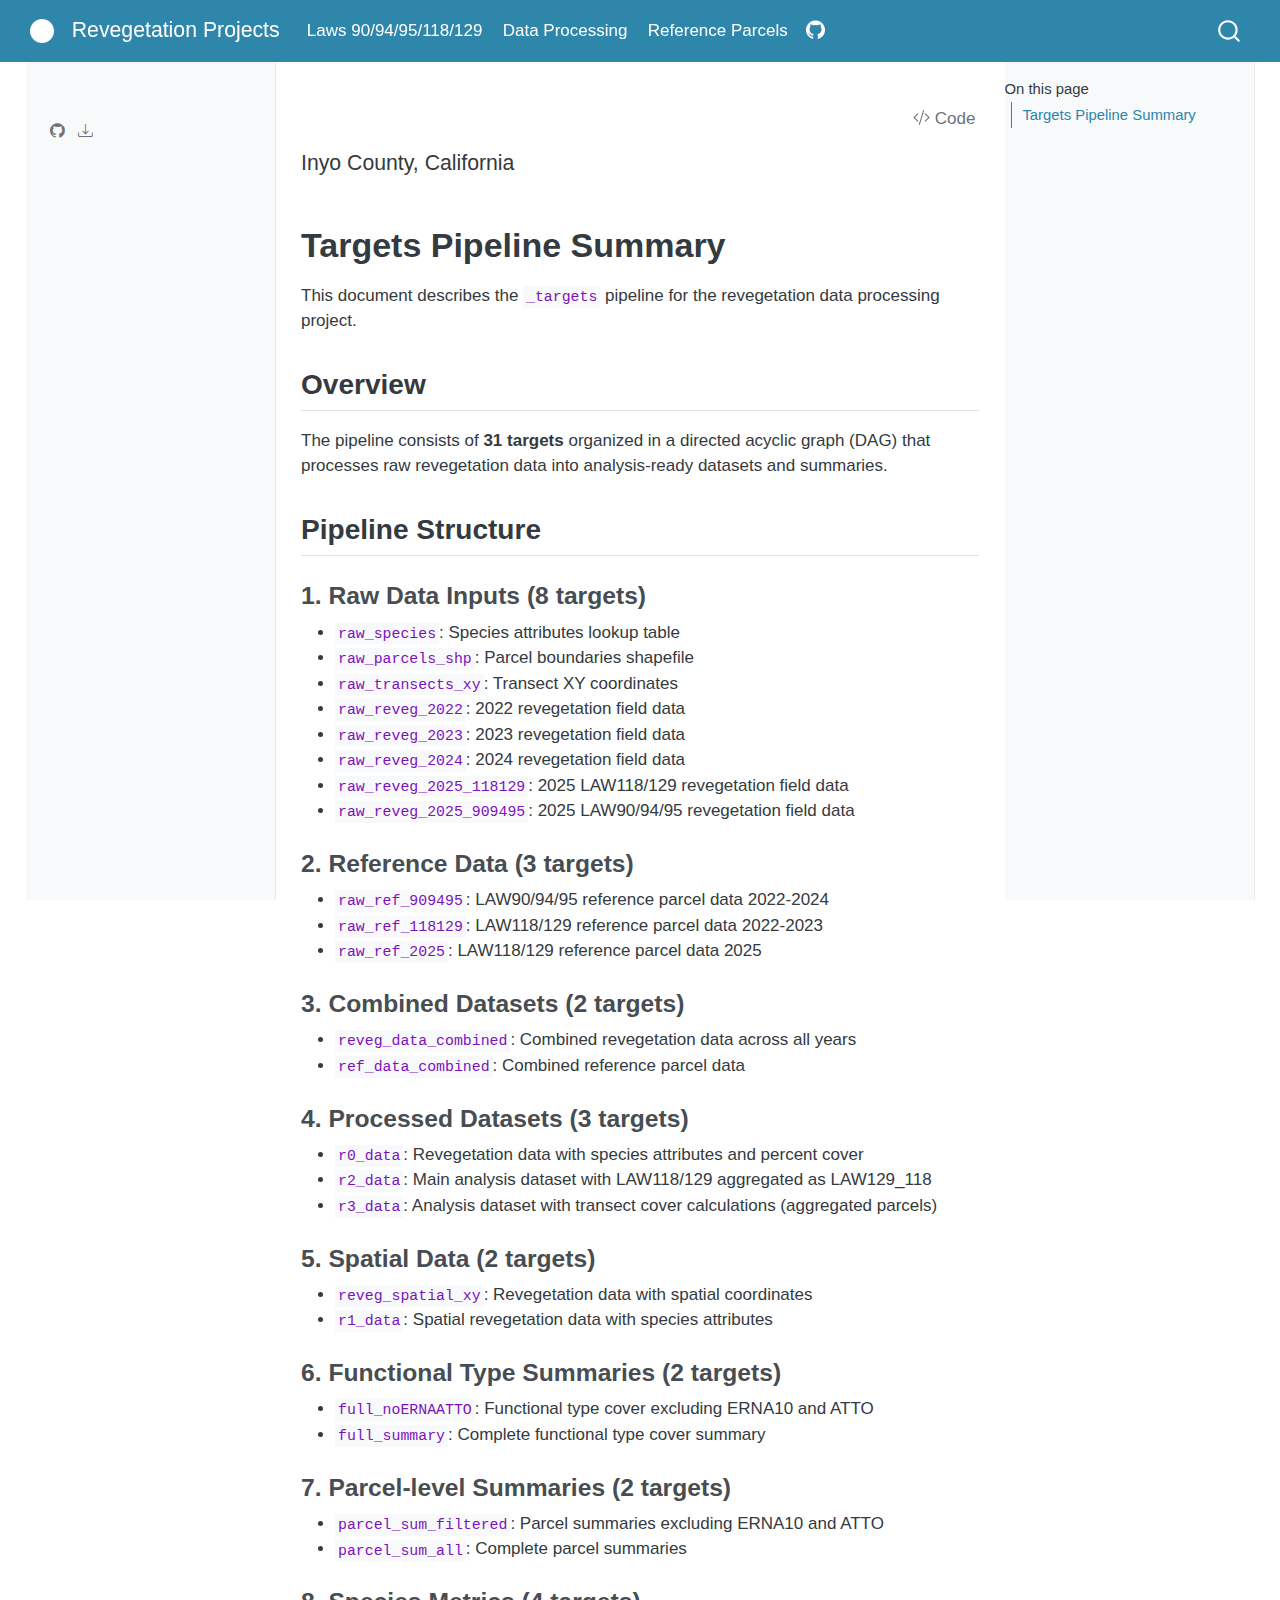
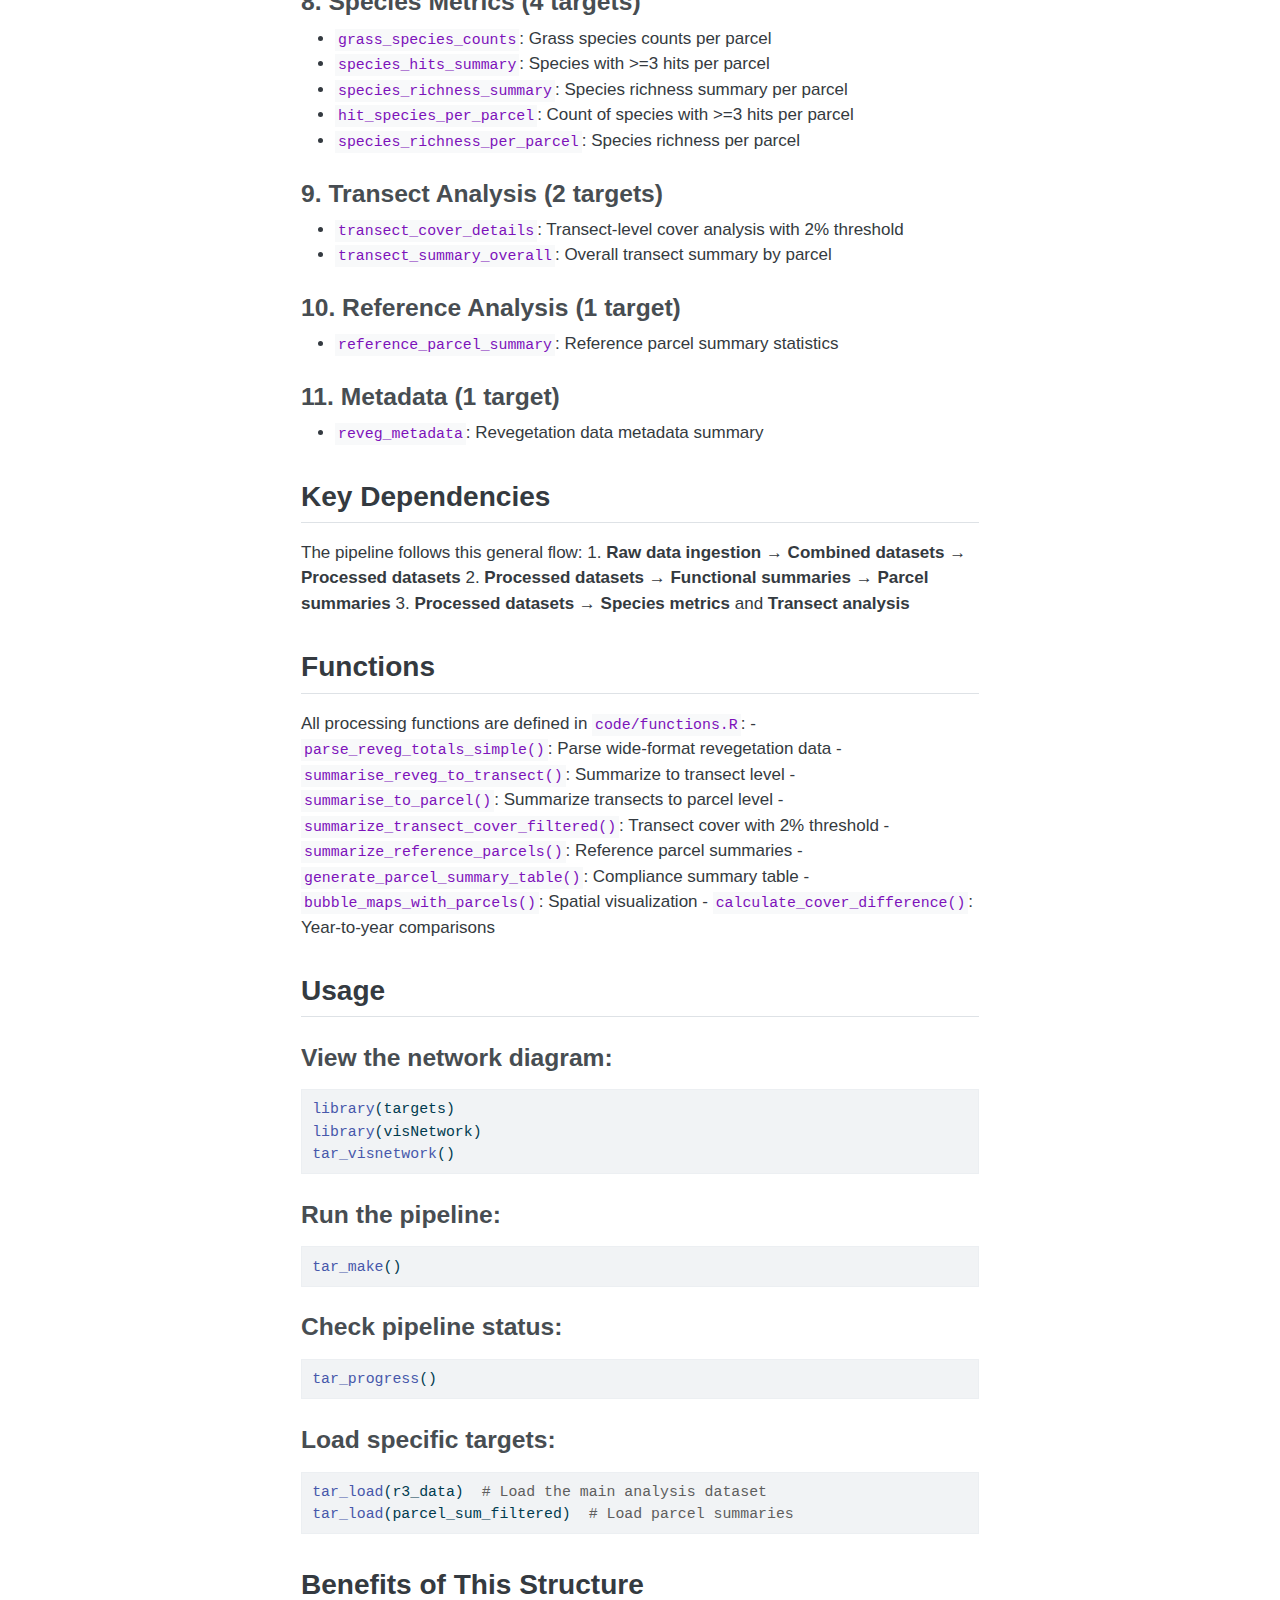
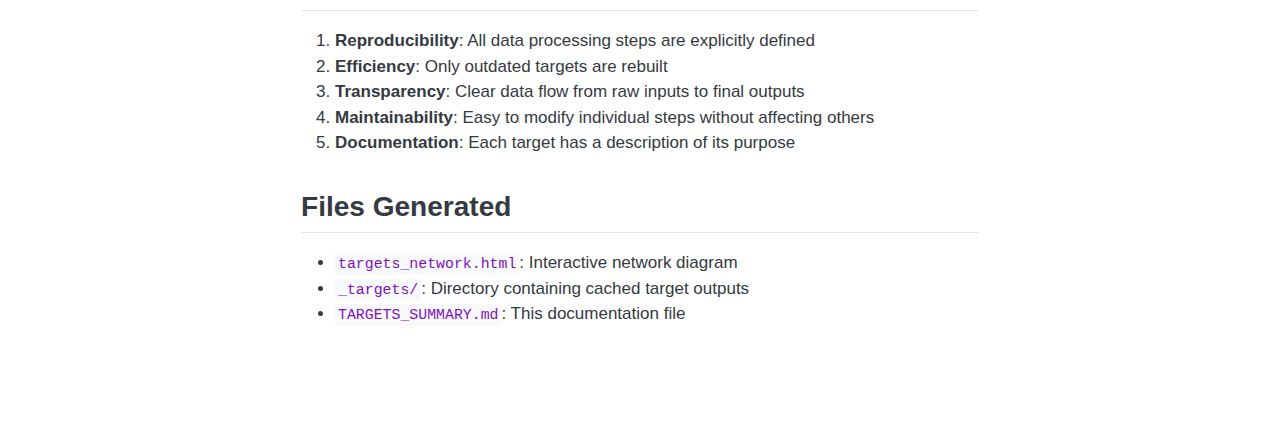
<file: docs/TARGETS_SUMMARY.html>
<!DOCTYPE html>
<html xmlns="http://www.w3.org/1999/xhtml" lang="en" xml:lang="en"><head>

<meta charset="utf-8">
<meta name="generator" content="quarto-1.7.33">

<meta name="viewport" content="width=device-width, initial-scale=1.0, user-scalable=yes">


<title>targets_summary – Revegetation Projects</title>
<style>
code{white-space: pre-wrap;}
span.smallcaps{font-variant: small-caps;}
div.columns{display: flex; gap: min(4vw, 1.5em);}
div.column{flex: auto; overflow-x: auto;}
div.hanging-indent{margin-left: 1.5em; text-indent: -1.5em;}
ul.task-list{list-style: none;}
ul.task-list li input[type="checkbox"] {
  width: 0.8em;
  margin: 0 0.8em 0.2em -1em; /* quarto-specific, see https://github.com/quarto-dev/quarto-cli/issues/4556 */ 
  vertical-align: middle;
}
/* CSS for syntax highlighting */
html { -webkit-text-size-adjust: 100%; }
pre > code.sourceCode { white-space: pre; position: relative; }
pre > code.sourceCode > span { display: inline-block; line-height: 1.25; }
pre > code.sourceCode > span:empty { height: 1.2em; }
.sourceCode { overflow: visible; }
code.sourceCode > span { color: inherit; text-decoration: inherit; }
div.sourceCode { margin: 1em 0; }
pre.sourceCode { margin: 0; }
@media screen {
div.sourceCode { overflow: auto; }
}
@media print {
pre > code.sourceCode { white-space: pre-wrap; }
pre > code.sourceCode > span { text-indent: -5em; padding-left: 5em; }
}
pre.numberSource code
  { counter-reset: source-line 0; }
pre.numberSource code > span
  { position: relative; left: -4em; counter-increment: source-line; }
pre.numberSource code > span > a:first-child::before
  { content: counter(source-line);
    position: relative; left: -1em; text-align: right; vertical-align: baseline;
    border: none; display: inline-block;
    -webkit-touch-callout: none; -webkit-user-select: none;
    -khtml-user-select: none; -moz-user-select: none;
    -ms-user-select: none; user-select: none;
    padding: 0 4px; width: 4em;
  }
pre.numberSource { margin-left: 3em;  padding-left: 4px; }
div.sourceCode
  {   }
@media screen {
pre > code.sourceCode > span > a:first-child::before { text-decoration: underline; }
}
</style>


<script src="site_libs/quarto-nav/quarto-nav.js"></script>
<script src="site_libs/quarto-nav/headroom.min.js"></script>
<script src="site_libs/clipboard/clipboard.min.js"></script>
<script src="site_libs/quarto-search/autocomplete.umd.js"></script>
<script src="site_libs/quarto-search/fuse.min.js"></script>
<script src="site_libs/quarto-search/quarto-search.js"></script>
<meta name="quarto:offset" content="./">
<script src="site_libs/quarto-html/quarto.js" type="module"></script>
<script src="site_libs/quarto-html/tabsets/tabsets.js" type="module"></script>
<script src="site_libs/quarto-html/popper.min.js"></script>
<script src="site_libs/quarto-html/tippy.umd.min.js"></script>
<script src="site_libs/quarto-html/anchor.min.js"></script>
<link href="site_libs/quarto-html/tippy.css" rel="stylesheet">
<link href="site_libs/quarto-html/quarto-syntax-highlighting-ea385d0e468b0dd5ea5bf0780b1290d9.css" rel="stylesheet" id="quarto-text-highlighting-styles">
<script src="site_libs/bootstrap/bootstrap.min.js"></script>
<link href="site_libs/bootstrap/bootstrap-icons.css" rel="stylesheet">
<link href="site_libs/bootstrap/bootstrap-5b79cb83d68c65beed7fa3f9c5de1739.min.css" rel="stylesheet" append-hash="true" id="quarto-bootstrap" data-mode="light">
<script id="quarto-search-options" type="application/json">{
  "location": "navbar",
  "copy-button": false,
  "collapse-after": 3,
  "panel-placement": "end",
  "type": "overlay",
  "limit": 50,
  "keyboard-shortcut": [
    "f",
    "/",
    "s"
  ],
  "show-item-context": false,
  "language": {
    "search-no-results-text": "No results",
    "search-matching-documents-text": "matching documents",
    "search-copy-link-title": "Copy link to search",
    "search-hide-matches-text": "Hide additional matches",
    "search-more-match-text": "more match in this document",
    "search-more-matches-text": "more matches in this document",
    "search-clear-button-title": "Clear",
    "search-text-placeholder": "",
    "search-detached-cancel-button-title": "Cancel",
    "search-submit-button-title": "Submit",
    "search-label": "Search"
  }
}</script>


<link rel="stylesheet" href="styles.css">
</head>

<body class="nav-sidebar floating nav-fixed quarto-light">

<div id="quarto-search-results"></div>
  <header id="quarto-header" class="headroom fixed-top">
    <nav class="navbar navbar-expand-lg " data-bs-theme="dark">
      <div class="navbar-container container-fluid">
      <div class="navbar-brand-container mx-auto">
    <a href="./index.html" class="navbar-brand navbar-brand-logo">
    <img src="./inyo_logo.png" alt="" class="navbar-logo">
    </a>
    <a class="navbar-brand" href="./index.html">
    <span class="navbar-title">Revegetation Projects</span>
    </a>
  </div>
            <div id="quarto-search" class="" title="Search"></div>
          <button class="navbar-toggler" type="button" data-bs-toggle="collapse" data-bs-target="#navbarCollapse" aria-controls="navbarCollapse" role="menu" aria-expanded="false" aria-label="Toggle navigation" onclick="if (window.quartoToggleHeadroom) { window.quartoToggleHeadroom(); }">
  <span class="navbar-toggler-icon"></span>
</button>
          <div class="collapse navbar-collapse" id="navbarCollapse">
            <ul class="navbar-nav navbar-nav-scroll me-auto">
  <li class="nav-item">
    <a class="nav-link" href="./index.html"> 
<span class="menu-text">Laws 90/94/95/118/129</span></a>
  </li>  
  <li class="nav-item">
    <a class="nav-link" href="./data_process.html"> 
<span class="menu-text">Data Processing</span></a>
  </li>  
  <li class="nav-item">
    <a class="nav-link" href="./reference.html"> 
<span class="menu-text">Reference Parcels</span></a>
  </li>  
  <li class="nav-item compact">
    <a class="nav-link active" href="https://github.com/inyo-gov/revegetation-projects" aria-current="page"> <i class="bi bi-github" role="img">
</i> 
<span class="menu-text"></span></a>
  </li>  
</ul>
          </div> <!-- /navcollapse -->
            <div class="quarto-navbar-tools">
</div>
      </div> <!-- /container-fluid -->
    </nav>
  <nav class="quarto-secondary-nav">
    <div class="container-fluid d-flex">
      <button type="button" class="quarto-btn-toggle btn" data-bs-toggle="collapse" role="button" data-bs-target=".quarto-sidebar-collapse-item" aria-controls="quarto-sidebar" aria-expanded="false" aria-label="Toggle sidebar navigation" onclick="if (window.quartoToggleHeadroom) { window.quartoToggleHeadroom(); }">
        <i class="bi bi-layout-text-sidebar-reverse"></i>
      </button>
        <nav class="quarto-page-breadcrumbs" aria-label="breadcrumb"><ol class="breadcrumb"></ol></nav>
        <a class="flex-grow-1" role="navigation" data-bs-toggle="collapse" data-bs-target=".quarto-sidebar-collapse-item" aria-controls="quarto-sidebar" aria-expanded="false" aria-label="Toggle sidebar navigation" onclick="if (window.quartoToggleHeadroom) { window.quartoToggleHeadroom(); }">      
        </a>
      <button type="button" class="btn quarto-search-button" aria-label="Search" onclick="window.quartoOpenSearch();">
        <i class="bi bi-search"></i>
      </button>
    </div>
  </nav>
</header>
<!-- content -->
<div id="quarto-content" class="quarto-container page-columns page-rows-contents page-layout-article page-navbar">
<!-- sidebar -->
  <nav id="quarto-sidebar" class="sidebar collapse collapse-horizontal quarto-sidebar-collapse-item sidebar-navigation floating overflow-auto">
        <div class="mt-2 flex-shrink-0 align-items-center">
        <div class="sidebar-search">
        <div id="quarto-search" class="" title="Search"></div>
        </div>
        </div>
        <div class="sidebar-tools-collapse">
    <a href="https://github.com/inyo-gov/revegetation-projects" title="" class="quarto-navigation-tool px-1" aria-label=""><i class="bi bi-github"></i></a>
    <a href="./data/processed/reference_parcel_summary.csv" title="Download Data" class="quarto-navigation-tool px-1" aria-label="Download Data"><i class="bi bi-download"></i></a>
</div>
</nav>
<div id="quarto-sidebar-glass" class="quarto-sidebar-collapse-item" data-bs-toggle="collapse" data-bs-target=".quarto-sidebar-collapse-item"></div>
<!-- margin-sidebar -->
    <div id="quarto-margin-sidebar" class="sidebar margin-sidebar">
        <nav id="TOC" role="doc-toc" class="toc-active">
    <h2 id="toc-title">On this page</h2>
   
  <ul>
  <li><a href="#targets-pipeline-summary" id="toc-targets-pipeline-summary" class="nav-link active" data-scroll-target="#targets-pipeline-summary">Targets Pipeline Summary</a>
  <ul class="collapse">
  <li><a href="#overview" id="toc-overview" class="nav-link" data-scroll-target="#overview">Overview</a></li>
  <li><a href="#pipeline-structure" id="toc-pipeline-structure" class="nav-link" data-scroll-target="#pipeline-structure">Pipeline Structure</a>
  <ul class="collapse">
  <li><a href="#raw-data-inputs-8-targets" id="toc-raw-data-inputs-8-targets" class="nav-link" data-scroll-target="#raw-data-inputs-8-targets">1. Raw Data Inputs (8 targets)</a></li>
  <li><a href="#reference-data-3-targets" id="toc-reference-data-3-targets" class="nav-link" data-scroll-target="#reference-data-3-targets">2. Reference Data (3 targets)</a></li>
  <li><a href="#combined-datasets-2-targets" id="toc-combined-datasets-2-targets" class="nav-link" data-scroll-target="#combined-datasets-2-targets">3. Combined Datasets (2 targets)</a></li>
  <li><a href="#processed-datasets-3-targets" id="toc-processed-datasets-3-targets" class="nav-link" data-scroll-target="#processed-datasets-3-targets">4. Processed Datasets (3 targets)</a></li>
  <li><a href="#spatial-data-2-targets" id="toc-spatial-data-2-targets" class="nav-link" data-scroll-target="#spatial-data-2-targets">5. Spatial Data (2 targets)</a></li>
  <li><a href="#functional-type-summaries-2-targets" id="toc-functional-type-summaries-2-targets" class="nav-link" data-scroll-target="#functional-type-summaries-2-targets">6. Functional Type Summaries (2 targets)</a></li>
  <li><a href="#parcel-level-summaries-2-targets" id="toc-parcel-level-summaries-2-targets" class="nav-link" data-scroll-target="#parcel-level-summaries-2-targets">7. Parcel-level Summaries (2 targets)</a></li>
  <li><a href="#species-metrics-4-targets" id="toc-species-metrics-4-targets" class="nav-link" data-scroll-target="#species-metrics-4-targets">8. Species Metrics (4 targets)</a></li>
  <li><a href="#transect-analysis-2-targets" id="toc-transect-analysis-2-targets" class="nav-link" data-scroll-target="#transect-analysis-2-targets">9. Transect Analysis (2 targets)</a></li>
  <li><a href="#reference-analysis-1-target" id="toc-reference-analysis-1-target" class="nav-link" data-scroll-target="#reference-analysis-1-target">10. Reference Analysis (1 target)</a></li>
  <li><a href="#metadata-1-target" id="toc-metadata-1-target" class="nav-link" data-scroll-target="#metadata-1-target">11. Metadata (1 target)</a></li>
  </ul></li>
  <li><a href="#key-dependencies" id="toc-key-dependencies" class="nav-link" data-scroll-target="#key-dependencies">Key Dependencies</a></li>
  <li><a href="#functions" id="toc-functions" class="nav-link" data-scroll-target="#functions">Functions</a></li>
  <li><a href="#usage" id="toc-usage" class="nav-link" data-scroll-target="#usage">Usage</a>
  <ul class="collapse">
  <li><a href="#view-the-network-diagram" id="toc-view-the-network-diagram" class="nav-link" data-scroll-target="#view-the-network-diagram">View the network diagram:</a></li>
  <li><a href="#run-the-pipeline" id="toc-run-the-pipeline" class="nav-link" data-scroll-target="#run-the-pipeline">Run the pipeline:</a></li>
  <li><a href="#check-pipeline-status" id="toc-check-pipeline-status" class="nav-link" data-scroll-target="#check-pipeline-status">Check pipeline status:</a></li>
  <li><a href="#load-specific-targets" id="toc-load-specific-targets" class="nav-link" data-scroll-target="#load-specific-targets">Load specific targets:</a></li>
  </ul></li>
  <li><a href="#benefits-of-this-structure" id="toc-benefits-of-this-structure" class="nav-link" data-scroll-target="#benefits-of-this-structure">Benefits of This Structure</a></li>
  <li><a href="#files-generated" id="toc-files-generated" class="nav-link" data-scroll-target="#files-generated">Files Generated</a></li>
  </ul></li>
  </ul>
</nav>
    </div>
<!-- main -->
<main class="content" id="quarto-document-content"><div class="quarto-title-block"><div class="quarto-title-tools-only"><h1></h1><button type="button" class="btn code-tools-button" id="quarto-code-tools-source"><i class="bi"></i> Code</button></div></div>

<header id="title-block-header" class="quarto-title-block default">
<div class="quarto-title">
<p class="subtitle lead">Inyo County, California</p>
</div>



<div class="quarto-title-meta">

    
  
    
  </div>
  


</header>


<section id="targets-pipeline-summary" class="level1">
<h1>Targets Pipeline Summary</h1>
<p>This document describes the <code>_targets</code> pipeline for the revegetation data processing project.</p>
<section id="overview" class="level2">
<h2 class="anchored" data-anchor-id="overview">Overview</h2>
<p>The pipeline consists of <strong>31 targets</strong> organized in a directed acyclic graph (DAG) that processes raw revegetation data into analysis-ready datasets and summaries.</p>
</section>
<section id="pipeline-structure" class="level2">
<h2 class="anchored" data-anchor-id="pipeline-structure">Pipeline Structure</h2>
<section id="raw-data-inputs-8-targets" class="level3">
<h3 class="anchored" data-anchor-id="raw-data-inputs-8-targets">1. Raw Data Inputs (8 targets)</h3>
<ul>
<li><strong><code>raw_species</code></strong>: Species attributes lookup table</li>
<li><strong><code>raw_parcels_shp</code></strong>: Parcel boundaries shapefile</li>
<li><strong><code>raw_transects_xy</code></strong>: Transect XY coordinates</li>
<li><strong><code>raw_reveg_2022</code></strong>: 2022 revegetation field data</li>
<li><strong><code>raw_reveg_2023</code></strong>: 2023 revegetation field data</li>
<li><strong><code>raw_reveg_2024</code></strong>: 2024 revegetation field data</li>
<li><strong><code>raw_reveg_2025_118129</code></strong>: 2025 LAW118/129 revegetation field data</li>
<li><strong><code>raw_reveg_2025_909495</code></strong>: 2025 LAW90/94/95 revegetation field data</li>
</ul>
</section>
<section id="reference-data-3-targets" class="level3">
<h3 class="anchored" data-anchor-id="reference-data-3-targets">2. Reference Data (3 targets)</h3>
<ul>
<li><strong><code>raw_ref_909495</code></strong>: LAW90/94/95 reference parcel data 2022-2024</li>
<li><strong><code>raw_ref_118129</code></strong>: LAW118/129 reference parcel data 2022-2023</li>
<li><strong><code>raw_ref_2025</code></strong>: LAW118/129 reference parcel data 2025</li>
</ul>
</section>
<section id="combined-datasets-2-targets" class="level3">
<h3 class="anchored" data-anchor-id="combined-datasets-2-targets">3. Combined Datasets (2 targets)</h3>
<ul>
<li><strong><code>reveg_data_combined</code></strong>: Combined revegetation data across all years</li>
<li><strong><code>ref_data_combined</code></strong>: Combined reference parcel data</li>
</ul>
</section>
<section id="processed-datasets-3-targets" class="level3">
<h3 class="anchored" data-anchor-id="processed-datasets-3-targets">4. Processed Datasets (3 targets)</h3>
<ul>
<li><strong><code>r0_data</code></strong>: Revegetation data with species attributes and percent cover</li>
<li><strong><code>r2_data</code></strong>: Main analysis dataset with LAW118/129 aggregated as LAW129_118</li>
<li><strong><code>r3_data</code></strong>: Analysis dataset with transect cover calculations (aggregated parcels)</li>
</ul>
</section>
<section id="spatial-data-2-targets" class="level3">
<h3 class="anchored" data-anchor-id="spatial-data-2-targets">5. Spatial Data (2 targets)</h3>
<ul>
<li><strong><code>reveg_spatial_xy</code></strong>: Revegetation data with spatial coordinates</li>
<li><strong><code>r1_data</code></strong>: Spatial revegetation data with species attributes</li>
</ul>
</section>
<section id="functional-type-summaries-2-targets" class="level3">
<h3 class="anchored" data-anchor-id="functional-type-summaries-2-targets">6. Functional Type Summaries (2 targets)</h3>
<ul>
<li><strong><code>full_noERNAATTO</code></strong>: Functional type cover excluding ERNA10 and ATTO</li>
<li><strong><code>full_summary</code></strong>: Complete functional type cover summary</li>
</ul>
</section>
<section id="parcel-level-summaries-2-targets" class="level3">
<h3 class="anchored" data-anchor-id="parcel-level-summaries-2-targets">7. Parcel-level Summaries (2 targets)</h3>
<ul>
<li><strong><code>parcel_sum_filtered</code></strong>: Parcel summaries excluding ERNA10 and ATTO</li>
<li><strong><code>parcel_sum_all</code></strong>: Complete parcel summaries</li>
</ul>
</section>
<section id="species-metrics-4-targets" class="level3">
<h3 class="anchored" data-anchor-id="species-metrics-4-targets">8. Species Metrics (4 targets)</h3>
<ul>
<li><strong><code>grass_species_counts</code></strong>: Grass species counts per parcel</li>
<li><strong><code>species_hits_summary</code></strong>: Species with &gt;=3 hits per parcel</li>
<li><strong><code>species_richness_summary</code></strong>: Species richness summary per parcel</li>
<li><strong><code>hit_species_per_parcel</code></strong>: Count of species with &gt;=3 hits per parcel</li>
<li><strong><code>species_richness_per_parcel</code></strong>: Species richness per parcel</li>
</ul>
</section>
<section id="transect-analysis-2-targets" class="level3">
<h3 class="anchored" data-anchor-id="transect-analysis-2-targets">9. Transect Analysis (2 targets)</h3>
<ul>
<li><strong><code>transect_cover_details</code></strong>: Transect-level cover analysis with 2% threshold</li>
<li><strong><code>transect_summary_overall</code></strong>: Overall transect summary by parcel</li>
</ul>
</section>
<section id="reference-analysis-1-target" class="level3">
<h3 class="anchored" data-anchor-id="reference-analysis-1-target">10. Reference Analysis (1 target)</h3>
<ul>
<li><strong><code>reference_parcel_summary</code></strong>: Reference parcel summary statistics</li>
</ul>
</section>
<section id="metadata-1-target" class="level3">
<h3 class="anchored" data-anchor-id="metadata-1-target">11. Metadata (1 target)</h3>
<ul>
<li><strong><code>reveg_metadata</code></strong>: Revegetation data metadata summary</li>
</ul>
</section>
</section>
<section id="key-dependencies" class="level2">
<h2 class="anchored" data-anchor-id="key-dependencies">Key Dependencies</h2>
<p>The pipeline follows this general flow: 1. <strong>Raw data ingestion</strong> → <strong>Combined datasets</strong> → <strong>Processed datasets</strong> 2. <strong>Processed datasets</strong> → <strong>Functional summaries</strong> → <strong>Parcel summaries</strong> 3. <strong>Processed datasets</strong> → <strong>Species metrics</strong> and <strong>Transect analysis</strong></p>
</section>
<section id="functions" class="level2">
<h2 class="anchored" data-anchor-id="functions">Functions</h2>
<p>All processing functions are defined in <code>code/functions.R</code>: - <code>parse_reveg_totals_simple()</code>: Parse wide-format revegetation data - <code>summarise_reveg_to_transect()</code>: Summarize to transect level - <code>summarise_to_parcel()</code>: Summarize transects to parcel level - <code>summarize_transect_cover_filtered()</code>: Transect cover with 2% threshold - <code>summarize_reference_parcels()</code>: Reference parcel summaries - <code>generate_parcel_summary_table()</code>: Compliance summary table - <code>bubble_maps_with_parcels()</code>: Spatial visualization - <code>calculate_cover_difference()</code>: Year-to-year comparisons</p>
</section>
<section id="usage" class="level2">
<h2 class="anchored" data-anchor-id="usage">Usage</h2>
<section id="view-the-network-diagram" class="level3">
<h3 class="anchored" data-anchor-id="view-the-network-diagram">View the network diagram:</h3>
<div class="sourceCode" id="cb1"><pre class="sourceCode r code-with-copy"><code class="sourceCode r"><span id="cb1-1"><a href="#cb1-1" aria-hidden="true" tabindex="-1"></a><span class="fu">library</span>(targets)</span>
<span id="cb1-2"><a href="#cb1-2" aria-hidden="true" tabindex="-1"></a><span class="fu">library</span>(visNetwork)</span>
<span id="cb1-3"><a href="#cb1-3" aria-hidden="true" tabindex="-1"></a><span class="fu">tar_visnetwork</span>()</span></code><button title="Copy to Clipboard" class="code-copy-button"><i class="bi"></i></button></pre></div>
</section>
<section id="run-the-pipeline" class="level3">
<h3 class="anchored" data-anchor-id="run-the-pipeline">Run the pipeline:</h3>
<div class="sourceCode" id="cb2"><pre class="sourceCode r code-with-copy"><code class="sourceCode r"><span id="cb2-1"><a href="#cb2-1" aria-hidden="true" tabindex="-1"></a><span class="fu">tar_make</span>()</span></code><button title="Copy to Clipboard" class="code-copy-button"><i class="bi"></i></button></pre></div>
</section>
<section id="check-pipeline-status" class="level3">
<h3 class="anchored" data-anchor-id="check-pipeline-status">Check pipeline status:</h3>
<div class="sourceCode" id="cb3"><pre class="sourceCode r code-with-copy"><code class="sourceCode r"><span id="cb3-1"><a href="#cb3-1" aria-hidden="true" tabindex="-1"></a><span class="fu">tar_progress</span>()</span></code><button title="Copy to Clipboard" class="code-copy-button"><i class="bi"></i></button></pre></div>
</section>
<section id="load-specific-targets" class="level3">
<h3 class="anchored" data-anchor-id="load-specific-targets">Load specific targets:</h3>
<div class="sourceCode" id="cb4"><pre class="sourceCode r code-with-copy"><code class="sourceCode r"><span id="cb4-1"><a href="#cb4-1" aria-hidden="true" tabindex="-1"></a><span class="fu">tar_load</span>(r3_data)  <span class="co"># Load the main analysis dataset</span></span>
<span id="cb4-2"><a href="#cb4-2" aria-hidden="true" tabindex="-1"></a><span class="fu">tar_load</span>(parcel_sum_filtered)  <span class="co"># Load parcel summaries</span></span></code><button title="Copy to Clipboard" class="code-copy-button"><i class="bi"></i></button></pre></div>
</section>
</section>
<section id="benefits-of-this-structure" class="level2">
<h2 class="anchored" data-anchor-id="benefits-of-this-structure">Benefits of This Structure</h2>
<ol type="1">
<li><strong>Reproducibility</strong>: All data processing steps are explicitly defined</li>
<li><strong>Efficiency</strong>: Only outdated targets are rebuilt</li>
<li><strong>Transparency</strong>: Clear data flow from raw inputs to final outputs</li>
<li><strong>Maintainability</strong>: Easy to modify individual steps without affecting others</li>
<li><strong>Documentation</strong>: Each target has a description of its purpose</li>
</ol>
</section>
<section id="files-generated" class="level2">
<h2 class="anchored" data-anchor-id="files-generated">Files Generated</h2>
<ul>
<li><code>targets_network.html</code>: Interactive network diagram</li>
<li><code>_targets/</code>: Directory containing cached target outputs</li>
<li><code>TARGETS_SUMMARY.md</code>: This documentation file</li>
</ul>


<!-- -->

</section>
</section>

</main> <!-- /main -->
<script id="quarto-html-after-body" type="application/javascript">
  window.document.addEventListener("DOMContentLoaded", function (event) {
    const icon = "";
    const anchorJS = new window.AnchorJS();
    anchorJS.options = {
      placement: 'right',
      icon: icon
    };
    anchorJS.add('.anchored');
    const isCodeAnnotation = (el) => {
      for (const clz of el.classList) {
        if (clz.startsWith('code-annotation-')) {                     
          return true;
        }
      }
      return false;
    }
    const onCopySuccess = function(e) {
      // button target
      const button = e.trigger;
      // don't keep focus
      button.blur();
      // flash "checked"
      button.classList.add('code-copy-button-checked');
      var currentTitle = button.getAttribute("title");
      button.setAttribute("title", "Copied!");
      let tooltip;
      if (window.bootstrap) {
        button.setAttribute("data-bs-toggle", "tooltip");
        button.setAttribute("data-bs-placement", "left");
        button.setAttribute("data-bs-title", "Copied!");
        tooltip = new bootstrap.Tooltip(button, 
          { trigger: "manual", 
            customClass: "code-copy-button-tooltip",
            offset: [0, -8]});
        tooltip.show();    
      }
      setTimeout(function() {
        if (tooltip) {
          tooltip.hide();
          button.removeAttribute("data-bs-title");
          button.removeAttribute("data-bs-toggle");
          button.removeAttribute("data-bs-placement");
        }
        button.setAttribute("title", currentTitle);
        button.classList.remove('code-copy-button-checked');
      }, 1000);
      // clear code selection
      e.clearSelection();
    }
    const getTextToCopy = function(trigger) {
        const codeEl = trigger.previousElementSibling.cloneNode(true);
        for (const childEl of codeEl.children) {
          if (isCodeAnnotation(childEl)) {
            childEl.remove();
          }
        }
        return codeEl.innerText;
    }
    const clipboard = new window.ClipboardJS('.code-copy-button:not([data-in-quarto-modal])', {
      text: getTextToCopy
    });
    clipboard.on('success', onCopySuccess);
    if (window.document.getElementById('quarto-embedded-source-code-modal')) {
      const clipboardModal = new window.ClipboardJS('.code-copy-button[data-in-quarto-modal]', {
        text: getTextToCopy,
        container: window.document.getElementById('quarto-embedded-source-code-modal')
      });
      clipboardModal.on('success', onCopySuccess);
    }
    const viewSource = window.document.getElementById('quarto-view-source') ||
                       window.document.getElementById('quarto-code-tools-source');
    if (viewSource) {
      const sourceUrl = viewSource.getAttribute("data-quarto-source-url");
      viewSource.addEventListener("click", function(e) {
        if (sourceUrl) {
          // rstudio viewer pane
          if (/\bcapabilities=\b/.test(window.location)) {
            window.open(sourceUrl);
          } else {
            window.location.href = sourceUrl;
          }
        } else {
          const modal = new bootstrap.Modal(document.getElementById('quarto-embedded-source-code-modal'));
          modal.show();
        }
        return false;
      });
    }
    function toggleCodeHandler(show) {
      return function(e) {
        const detailsSrc = window.document.querySelectorAll(".cell > details > .sourceCode");
        for (let i=0; i<detailsSrc.length; i++) {
          const details = detailsSrc[i].parentElement;
          if (show) {
            details.open = true;
          } else {
            details.removeAttribute("open");
          }
        }
        const cellCodeDivs = window.document.querySelectorAll(".cell > .sourceCode");
        const fromCls = show ? "hidden" : "unhidden";
        const toCls = show ? "unhidden" : "hidden";
        for (let i=0; i<cellCodeDivs.length; i++) {
          const codeDiv = cellCodeDivs[i];
          if (codeDiv.classList.contains(fromCls)) {
            codeDiv.classList.remove(fromCls);
            codeDiv.classList.add(toCls);
          } 
        }
        return false;
      }
    }
    const hideAllCode = window.document.getElementById("quarto-hide-all-code");
    if (hideAllCode) {
      hideAllCode.addEventListener("click", toggleCodeHandler(false));
    }
    const showAllCode = window.document.getElementById("quarto-show-all-code");
    if (showAllCode) {
      showAllCode.addEventListener("click", toggleCodeHandler(true));
    }
      var localhostRegex = new RegExp(/^(?:http|https):\/\/localhost\:?[0-9]*\//);
      var mailtoRegex = new RegExp(/^mailto:/);
        var filterRegex = new RegExp('/' + window.location.host + '/');
      var isInternal = (href) => {
          return filterRegex.test(href) || localhostRegex.test(href) || mailtoRegex.test(href);
      }
      // Inspect non-navigation links and adorn them if external
     var links = window.document.querySelectorAll('a[href]:not(.nav-link):not(.navbar-brand):not(.toc-action):not(.sidebar-link):not(.sidebar-item-toggle):not(.pagination-link):not(.no-external):not([aria-hidden]):not(.dropdown-item):not(.quarto-navigation-tool):not(.about-link)');
      for (var i=0; i<links.length; i++) {
        const link = links[i];
        if (!isInternal(link.href)) {
          // undo the damage that might have been done by quarto-nav.js in the case of
          // links that we want to consider external
          if (link.dataset.originalHref !== undefined) {
            link.href = link.dataset.originalHref;
          }
        }
      }
    function tippyHover(el, contentFn, onTriggerFn, onUntriggerFn) {
      const config = {
        allowHTML: true,
        maxWidth: 500,
        delay: 100,
        arrow: false,
        appendTo: function(el) {
            return el.parentElement;
        },
        interactive: true,
        interactiveBorder: 10,
        theme: 'quarto',
        placement: 'bottom-start',
      };
      if (contentFn) {
        config.content = contentFn;
      }
      if (onTriggerFn) {
        config.onTrigger = onTriggerFn;
      }
      if (onUntriggerFn) {
        config.onUntrigger = onUntriggerFn;
      }
      window.tippy(el, config); 
    }
    const noterefs = window.document.querySelectorAll('a[role="doc-noteref"]');
    for (var i=0; i<noterefs.length; i++) {
      const ref = noterefs[i];
      tippyHover(ref, function() {
        // use id or data attribute instead here
        let href = ref.getAttribute('data-footnote-href') || ref.getAttribute('href');
        try { href = new URL(href).hash; } catch {}
        const id = href.replace(/^#\/?/, "");
        const note = window.document.getElementById(id);
        if (note) {
          return note.innerHTML;
        } else {
          return "";
        }
      });
    }
    const xrefs = window.document.querySelectorAll('a.quarto-xref');
    const processXRef = (id, note) => {
      // Strip column container classes
      const stripColumnClz = (el) => {
        el.classList.remove("page-full", "page-columns");
        if (el.children) {
          for (const child of el.children) {
            stripColumnClz(child);
          }
        }
      }
      stripColumnClz(note)
      if (id === null || id.startsWith('sec-')) {
        // Special case sections, only their first couple elements
        const container = document.createElement("div");
        if (note.children && note.children.length > 2) {
          container.appendChild(note.children[0].cloneNode(true));
          for (let i = 1; i < note.children.length; i++) {
            const child = note.children[i];
            if (child.tagName === "P" && child.innerText === "") {
              continue;
            } else {
              container.appendChild(child.cloneNode(true));
              break;
            }
          }
          if (window.Quarto?.typesetMath) {
            window.Quarto.typesetMath(container);
          }
          return container.innerHTML
        } else {
          if (window.Quarto?.typesetMath) {
            window.Quarto.typesetMath(note);
          }
          return note.innerHTML;
        }
      } else {
        // Remove any anchor links if they are present
        const anchorLink = note.querySelector('a.anchorjs-link');
        if (anchorLink) {
          anchorLink.remove();
        }
        if (window.Quarto?.typesetMath) {
          window.Quarto.typesetMath(note);
        }
        if (note.classList.contains("callout")) {
          return note.outerHTML;
        } else {
          return note.innerHTML;
        }
      }
    }
    for (var i=0; i<xrefs.length; i++) {
      const xref = xrefs[i];
      tippyHover(xref, undefined, function(instance) {
        instance.disable();
        let url = xref.getAttribute('href');
        let hash = undefined; 
        if (url.startsWith('#')) {
          hash = url;
        } else {
          try { hash = new URL(url).hash; } catch {}
        }
        if (hash) {
          const id = hash.replace(/^#\/?/, "");
          const note = window.document.getElementById(id);
          if (note !== null) {
            try {
              const html = processXRef(id, note.cloneNode(true));
              instance.setContent(html);
            } finally {
              instance.enable();
              instance.show();
            }
          } else {
            // See if we can fetch this
            fetch(url.split('#')[0])
            .then(res => res.text())
            .then(html => {
              const parser = new DOMParser();
              const htmlDoc = parser.parseFromString(html, "text/html");
              const note = htmlDoc.getElementById(id);
              if (note !== null) {
                const html = processXRef(id, note);
                instance.setContent(html);
              } 
            }).finally(() => {
              instance.enable();
              instance.show();
            });
          }
        } else {
          // See if we can fetch a full url (with no hash to target)
          // This is a special case and we should probably do some content thinning / targeting
          fetch(url)
          .then(res => res.text())
          .then(html => {
            const parser = new DOMParser();
            const htmlDoc = parser.parseFromString(html, "text/html");
            const note = htmlDoc.querySelector('main.content');
            if (note !== null) {
              // This should only happen for chapter cross references
              // (since there is no id in the URL)
              // remove the first header
              if (note.children.length > 0 && note.children[0].tagName === "HEADER") {
                note.children[0].remove();
              }
              const html = processXRef(null, note);
              instance.setContent(html);
            } 
          }).finally(() => {
            instance.enable();
            instance.show();
          });
        }
      }, function(instance) {
      });
    }
        let selectedAnnoteEl;
        const selectorForAnnotation = ( cell, annotation) => {
          let cellAttr = 'data-code-cell="' + cell + '"';
          let lineAttr = 'data-code-annotation="' +  annotation + '"';
          const selector = 'span[' + cellAttr + '][' + lineAttr + ']';
          return selector;
        }
        const selectCodeLines = (annoteEl) => {
          const doc = window.document;
          const targetCell = annoteEl.getAttribute("data-target-cell");
          const targetAnnotation = annoteEl.getAttribute("data-target-annotation");
          const annoteSpan = window.document.querySelector(selectorForAnnotation(targetCell, targetAnnotation));
          const lines = annoteSpan.getAttribute("data-code-lines").split(",");
          const lineIds = lines.map((line) => {
            return targetCell + "-" + line;
          })
          let top = null;
          let height = null;
          let parent = null;
          if (lineIds.length > 0) {
              //compute the position of the single el (top and bottom and make a div)
              const el = window.document.getElementById(lineIds[0]);
              top = el.offsetTop;
              height = el.offsetHeight;
              parent = el.parentElement.parentElement;
            if (lineIds.length > 1) {
              const lastEl = window.document.getElementById(lineIds[lineIds.length - 1]);
              const bottom = lastEl.offsetTop + lastEl.offsetHeight;
              height = bottom - top;
            }
            if (top !== null && height !== null && parent !== null) {
              // cook up a div (if necessary) and position it 
              let div = window.document.getElementById("code-annotation-line-highlight");
              if (div === null) {
                div = window.document.createElement("div");
                div.setAttribute("id", "code-annotation-line-highlight");
                div.style.position = 'absolute';
                parent.appendChild(div);
              }
              div.style.top = top - 2 + "px";
              div.style.height = height + 4 + "px";
              div.style.left = 0;
              let gutterDiv = window.document.getElementById("code-annotation-line-highlight-gutter");
              if (gutterDiv === null) {
                gutterDiv = window.document.createElement("div");
                gutterDiv.setAttribute("id", "code-annotation-line-highlight-gutter");
                gutterDiv.style.position = 'absolute';
                const codeCell = window.document.getElementById(targetCell);
                const gutter = codeCell.querySelector('.code-annotation-gutter');
                gutter.appendChild(gutterDiv);
              }
              gutterDiv.style.top = top - 2 + "px";
              gutterDiv.style.height = height + 4 + "px";
            }
            selectedAnnoteEl = annoteEl;
          }
        };
        const unselectCodeLines = () => {
          const elementsIds = ["code-annotation-line-highlight", "code-annotation-line-highlight-gutter"];
          elementsIds.forEach((elId) => {
            const div = window.document.getElementById(elId);
            if (div) {
              div.remove();
            }
          });
          selectedAnnoteEl = undefined;
        };
          // Handle positioning of the toggle
      window.addEventListener(
        "resize",
        throttle(() => {
          elRect = undefined;
          if (selectedAnnoteEl) {
            selectCodeLines(selectedAnnoteEl);
          }
        }, 10)
      );
      function throttle(fn, ms) {
      let throttle = false;
      let timer;
        return (...args) => {
          if(!throttle) { // first call gets through
              fn.apply(this, args);
              throttle = true;
          } else { // all the others get throttled
              if(timer) clearTimeout(timer); // cancel #2
              timer = setTimeout(() => {
                fn.apply(this, args);
                timer = throttle = false;
              }, ms);
          }
        };
      }
        // Attach click handler to the DT
        const annoteDls = window.document.querySelectorAll('dt[data-target-cell]');
        for (const annoteDlNode of annoteDls) {
          annoteDlNode.addEventListener('click', (event) => {
            const clickedEl = event.target;
            if (clickedEl !== selectedAnnoteEl) {
              unselectCodeLines();
              const activeEl = window.document.querySelector('dt[data-target-cell].code-annotation-active');
              if (activeEl) {
                activeEl.classList.remove('code-annotation-active');
              }
              selectCodeLines(clickedEl);
              clickedEl.classList.add('code-annotation-active');
            } else {
              // Unselect the line
              unselectCodeLines();
              clickedEl.classList.remove('code-annotation-active');
            }
          });
        }
    const findCites = (el) => {
      const parentEl = el.parentElement;
      if (parentEl) {
        const cites = parentEl.dataset.cites;
        if (cites) {
          return {
            el,
            cites: cites.split(' ')
          };
        } else {
          return findCites(el.parentElement)
        }
      } else {
        return undefined;
      }
    };
    var bibliorefs = window.document.querySelectorAll('a[role="doc-biblioref"]');
    for (var i=0; i<bibliorefs.length; i++) {
      const ref = bibliorefs[i];
      const citeInfo = findCites(ref);
      if (citeInfo) {
        tippyHover(citeInfo.el, function() {
          var popup = window.document.createElement('div');
          citeInfo.cites.forEach(function(cite) {
            var citeDiv = window.document.createElement('div');
            citeDiv.classList.add('hanging-indent');
            citeDiv.classList.add('csl-entry');
            var biblioDiv = window.document.getElementById('ref-' + cite);
            if (biblioDiv) {
              citeDiv.innerHTML = biblioDiv.innerHTML;
            }
            popup.appendChild(citeDiv);
          });
          return popup.innerHTML;
        });
      }
    }
  });
  </script><div class="modal fade" id="quarto-embedded-source-code-modal" tabindex="-1" aria-labelledby="quarto-embedded-source-code-modal-label" aria-hidden="true"><div class="modal-dialog modal-dialog-scrollable"><div class="modal-content"><div class="modal-header"><h5 class="modal-title" id="quarto-embedded-source-code-modal-label">Source Code</h5><button class="btn-close" data-bs-dismiss="modal"></button></div><div class="modal-body"><div class="">
<div class="sourceCode" id="cb5" data-shortcodes="false"><pre class="sourceCode markdown code-with-copy"><code class="sourceCode markdown"><span id="cb5-1"><a href="#cb5-1" aria-hidden="true" tabindex="-1"></a><span class="fu"># Targets Pipeline Summary</span></span>
<span id="cb5-2"><a href="#cb5-2" aria-hidden="true" tabindex="-1"></a></span>
<span id="cb5-3"><a href="#cb5-3" aria-hidden="true" tabindex="-1"></a>This document describes the <span class="in">`_targets`</span> pipeline for the revegetation data processing project.</span>
<span id="cb5-4"><a href="#cb5-4" aria-hidden="true" tabindex="-1"></a></span>
<span id="cb5-5"><a href="#cb5-5" aria-hidden="true" tabindex="-1"></a><span class="fu">## Overview</span></span>
<span id="cb5-6"><a href="#cb5-6" aria-hidden="true" tabindex="-1"></a></span>
<span id="cb5-7"><a href="#cb5-7" aria-hidden="true" tabindex="-1"></a>The pipeline consists of **31 targets** organized in a directed acyclic graph (DAG) that processes raw revegetation data into analysis-ready datasets and summaries.</span>
<span id="cb5-8"><a href="#cb5-8" aria-hidden="true" tabindex="-1"></a></span>
<span id="cb5-9"><a href="#cb5-9" aria-hidden="true" tabindex="-1"></a><span class="fu">## Pipeline Structure</span></span>
<span id="cb5-10"><a href="#cb5-10" aria-hidden="true" tabindex="-1"></a></span>
<span id="cb5-11"><a href="#cb5-11" aria-hidden="true" tabindex="-1"></a><span class="fu">### 1. Raw Data Inputs (8 targets)</span></span>
<span id="cb5-12"><a href="#cb5-12" aria-hidden="true" tabindex="-1"></a><span class="ss">- </span>**`raw_species`**: Species attributes lookup table</span>
<span id="cb5-13"><a href="#cb5-13" aria-hidden="true" tabindex="-1"></a><span class="ss">- </span>**`raw_parcels_shp`**: Parcel boundaries shapefile</span>
<span id="cb5-14"><a href="#cb5-14" aria-hidden="true" tabindex="-1"></a><span class="ss">- </span>**`raw_transects_xy`**: Transect XY coordinates</span>
<span id="cb5-15"><a href="#cb5-15" aria-hidden="true" tabindex="-1"></a><span class="ss">- </span>**`raw_reveg_2022`**: 2022 revegetation field data</span>
<span id="cb5-16"><a href="#cb5-16" aria-hidden="true" tabindex="-1"></a><span class="ss">- </span>**`raw_reveg_2023`**: 2023 revegetation field data</span>
<span id="cb5-17"><a href="#cb5-17" aria-hidden="true" tabindex="-1"></a><span class="ss">- </span>**`raw_reveg_2024`**: 2024 revegetation field data</span>
<span id="cb5-18"><a href="#cb5-18" aria-hidden="true" tabindex="-1"></a><span class="ss">- </span>**`raw_reveg_2025_118129`**: 2025 LAW118/129 revegetation field data</span>
<span id="cb5-19"><a href="#cb5-19" aria-hidden="true" tabindex="-1"></a><span class="ss">- </span>**`raw_reveg_2025_909495`**: 2025 LAW90/94/95 revegetation field data</span>
<span id="cb5-20"><a href="#cb5-20" aria-hidden="true" tabindex="-1"></a></span>
<span id="cb5-21"><a href="#cb5-21" aria-hidden="true" tabindex="-1"></a><span class="fu">### 2. Reference Data (3 targets)</span></span>
<span id="cb5-22"><a href="#cb5-22" aria-hidden="true" tabindex="-1"></a><span class="ss">- </span>**`raw_ref_909495`**: LAW90/94/95 reference parcel data 2022-2024</span>
<span id="cb5-23"><a href="#cb5-23" aria-hidden="true" tabindex="-1"></a><span class="ss">- </span>**`raw_ref_118129`**: LAW118/129 reference parcel data 2022-2023</span>
<span id="cb5-24"><a href="#cb5-24" aria-hidden="true" tabindex="-1"></a><span class="ss">- </span>**`raw_ref_2025`**: LAW118/129 reference parcel data 2025</span>
<span id="cb5-25"><a href="#cb5-25" aria-hidden="true" tabindex="-1"></a></span>
<span id="cb5-26"><a href="#cb5-26" aria-hidden="true" tabindex="-1"></a><span class="fu">### 3. Combined Datasets (2 targets)</span></span>
<span id="cb5-27"><a href="#cb5-27" aria-hidden="true" tabindex="-1"></a><span class="ss">- </span>**`reveg_data_combined`**: Combined revegetation data across all years</span>
<span id="cb5-28"><a href="#cb5-28" aria-hidden="true" tabindex="-1"></a><span class="ss">- </span>**`ref_data_combined`**: Combined reference parcel data</span>
<span id="cb5-29"><a href="#cb5-29" aria-hidden="true" tabindex="-1"></a></span>
<span id="cb5-30"><a href="#cb5-30" aria-hidden="true" tabindex="-1"></a><span class="fu">### 4. Processed Datasets (3 targets)</span></span>
<span id="cb5-31"><a href="#cb5-31" aria-hidden="true" tabindex="-1"></a><span class="ss">- </span>**`r0_data`**: Revegetation data with species attributes and percent cover</span>
<span id="cb5-32"><a href="#cb5-32" aria-hidden="true" tabindex="-1"></a><span class="ss">- </span>**`r2_data`**: Main analysis dataset with LAW118/129 aggregated as LAW129_118</span>
<span id="cb5-33"><a href="#cb5-33" aria-hidden="true" tabindex="-1"></a><span class="ss">- </span>**`r3_data`**: Analysis dataset with transect cover calculations (aggregated parcels)</span>
<span id="cb5-34"><a href="#cb5-34" aria-hidden="true" tabindex="-1"></a></span>
<span id="cb5-35"><a href="#cb5-35" aria-hidden="true" tabindex="-1"></a><span class="fu">### 5. Spatial Data (2 targets)</span></span>
<span id="cb5-36"><a href="#cb5-36" aria-hidden="true" tabindex="-1"></a><span class="ss">- </span>**`reveg_spatial_xy`**: Revegetation data with spatial coordinates</span>
<span id="cb5-37"><a href="#cb5-37" aria-hidden="true" tabindex="-1"></a><span class="ss">- </span>**`r1_data`**: Spatial revegetation data with species attributes</span>
<span id="cb5-38"><a href="#cb5-38" aria-hidden="true" tabindex="-1"></a></span>
<span id="cb5-39"><a href="#cb5-39" aria-hidden="true" tabindex="-1"></a><span class="fu">### 6. Functional Type Summaries (2 targets)</span></span>
<span id="cb5-40"><a href="#cb5-40" aria-hidden="true" tabindex="-1"></a><span class="ss">- </span>**`full_noERNAATTO`**: Functional type cover excluding ERNA10 and ATTO</span>
<span id="cb5-41"><a href="#cb5-41" aria-hidden="true" tabindex="-1"></a><span class="ss">- </span>**`full_summary`**: Complete functional type cover summary</span>
<span id="cb5-42"><a href="#cb5-42" aria-hidden="true" tabindex="-1"></a></span>
<span id="cb5-43"><a href="#cb5-43" aria-hidden="true" tabindex="-1"></a><span class="fu">### 7. Parcel-level Summaries (2 targets)</span></span>
<span id="cb5-44"><a href="#cb5-44" aria-hidden="true" tabindex="-1"></a><span class="ss">- </span>**`parcel_sum_filtered`**: Parcel summaries excluding ERNA10 and ATTO</span>
<span id="cb5-45"><a href="#cb5-45" aria-hidden="true" tabindex="-1"></a><span class="ss">- </span>**`parcel_sum_all`**: Complete parcel summaries</span>
<span id="cb5-46"><a href="#cb5-46" aria-hidden="true" tabindex="-1"></a></span>
<span id="cb5-47"><a href="#cb5-47" aria-hidden="true" tabindex="-1"></a><span class="fu">### 8. Species Metrics (4 targets)</span></span>
<span id="cb5-48"><a href="#cb5-48" aria-hidden="true" tabindex="-1"></a><span class="ss">- </span>**`grass_species_counts`**: Grass species counts per parcel</span>
<span id="cb5-49"><a href="#cb5-49" aria-hidden="true" tabindex="-1"></a><span class="ss">- </span>**`species_hits_summary`**: Species with &gt;=3 hits per parcel</span>
<span id="cb5-50"><a href="#cb5-50" aria-hidden="true" tabindex="-1"></a><span class="ss">- </span>**`species_richness_summary`**: Species richness summary per parcel</span>
<span id="cb5-51"><a href="#cb5-51" aria-hidden="true" tabindex="-1"></a><span class="ss">- </span>**`hit_species_per_parcel`**: Count of species with &gt;=3 hits per parcel</span>
<span id="cb5-52"><a href="#cb5-52" aria-hidden="true" tabindex="-1"></a><span class="ss">- </span>**`species_richness_per_parcel`**: Species richness per parcel</span>
<span id="cb5-53"><a href="#cb5-53" aria-hidden="true" tabindex="-1"></a></span>
<span id="cb5-54"><a href="#cb5-54" aria-hidden="true" tabindex="-1"></a><span class="fu">### 9. Transect Analysis (2 targets)</span></span>
<span id="cb5-55"><a href="#cb5-55" aria-hidden="true" tabindex="-1"></a><span class="ss">- </span>**`transect_cover_details`**: Transect-level cover analysis with 2% threshold</span>
<span id="cb5-56"><a href="#cb5-56" aria-hidden="true" tabindex="-1"></a><span class="ss">- </span>**`transect_summary_overall`**: Overall transect summary by parcel</span>
<span id="cb5-57"><a href="#cb5-57" aria-hidden="true" tabindex="-1"></a></span>
<span id="cb5-58"><a href="#cb5-58" aria-hidden="true" tabindex="-1"></a><span class="fu">### 10. Reference Analysis (1 target)</span></span>
<span id="cb5-59"><a href="#cb5-59" aria-hidden="true" tabindex="-1"></a><span class="ss">- </span>**`reference_parcel_summary`**: Reference parcel summary statistics</span>
<span id="cb5-60"><a href="#cb5-60" aria-hidden="true" tabindex="-1"></a></span>
<span id="cb5-61"><a href="#cb5-61" aria-hidden="true" tabindex="-1"></a><span class="fu">### 11. Metadata (1 target)</span></span>
<span id="cb5-62"><a href="#cb5-62" aria-hidden="true" tabindex="-1"></a><span class="ss">- </span>**`reveg_metadata`**: Revegetation data metadata summary</span>
<span id="cb5-63"><a href="#cb5-63" aria-hidden="true" tabindex="-1"></a></span>
<span id="cb5-64"><a href="#cb5-64" aria-hidden="true" tabindex="-1"></a><span class="fu">## Key Dependencies</span></span>
<span id="cb5-65"><a href="#cb5-65" aria-hidden="true" tabindex="-1"></a></span>
<span id="cb5-66"><a href="#cb5-66" aria-hidden="true" tabindex="-1"></a>The pipeline follows this general flow:</span>
<span id="cb5-67"><a href="#cb5-67" aria-hidden="true" tabindex="-1"></a><span class="ss">1. </span>**Raw data ingestion** → **Combined datasets** → **Processed datasets**</span>
<span id="cb5-68"><a href="#cb5-68" aria-hidden="true" tabindex="-1"></a><span class="ss">2. </span>**Processed datasets** → **Functional summaries** → **Parcel summaries**</span>
<span id="cb5-69"><a href="#cb5-69" aria-hidden="true" tabindex="-1"></a><span class="ss">3. </span>**Processed datasets** → **Species metrics** and **Transect analysis**</span>
<span id="cb5-70"><a href="#cb5-70" aria-hidden="true" tabindex="-1"></a></span>
<span id="cb5-71"><a href="#cb5-71" aria-hidden="true" tabindex="-1"></a><span class="fu">## Functions</span></span>
<span id="cb5-72"><a href="#cb5-72" aria-hidden="true" tabindex="-1"></a></span>
<span id="cb5-73"><a href="#cb5-73" aria-hidden="true" tabindex="-1"></a>All processing functions are defined in <span class="in">`code/functions.R`</span>:</span>
<span id="cb5-74"><a href="#cb5-74" aria-hidden="true" tabindex="-1"></a><span class="ss">- </span><span class="in">`parse_reveg_totals_simple()`</span>: Parse wide-format revegetation data</span>
<span id="cb5-75"><a href="#cb5-75" aria-hidden="true" tabindex="-1"></a><span class="ss">- </span><span class="in">`summarise_reveg_to_transect()`</span>: Summarize to transect level</span>
<span id="cb5-76"><a href="#cb5-76" aria-hidden="true" tabindex="-1"></a><span class="ss">- </span><span class="in">`summarise_to_parcel()`</span>: Summarize transects to parcel level</span>
<span id="cb5-77"><a href="#cb5-77" aria-hidden="true" tabindex="-1"></a><span class="ss">- </span><span class="in">`summarize_transect_cover_filtered()`</span>: Transect cover with 2% threshold</span>
<span id="cb5-78"><a href="#cb5-78" aria-hidden="true" tabindex="-1"></a><span class="ss">- </span><span class="in">`summarize_reference_parcels()`</span>: Reference parcel summaries</span>
<span id="cb5-79"><a href="#cb5-79" aria-hidden="true" tabindex="-1"></a><span class="ss">- </span><span class="in">`generate_parcel_summary_table()`</span>: Compliance summary table</span>
<span id="cb5-80"><a href="#cb5-80" aria-hidden="true" tabindex="-1"></a><span class="ss">- </span><span class="in">`bubble_maps_with_parcels()`</span>: Spatial visualization</span>
<span id="cb5-81"><a href="#cb5-81" aria-hidden="true" tabindex="-1"></a><span class="ss">- </span><span class="in">`calculate_cover_difference()`</span>: Year-to-year comparisons</span>
<span id="cb5-82"><a href="#cb5-82" aria-hidden="true" tabindex="-1"></a></span>
<span id="cb5-83"><a href="#cb5-83" aria-hidden="true" tabindex="-1"></a><span class="fu">## Usage</span></span>
<span id="cb5-84"><a href="#cb5-84" aria-hidden="true" tabindex="-1"></a></span>
<span id="cb5-85"><a href="#cb5-85" aria-hidden="true" tabindex="-1"></a><span class="fu">### View the network diagram:</span></span>
<span id="cb5-86"><a href="#cb5-86" aria-hidden="true" tabindex="-1"></a><span class="in">```r</span></span>
<span id="cb5-87"><a href="#cb5-87" aria-hidden="true" tabindex="-1"></a><span class="fu">library</span>(targets)</span>
<span id="cb5-88"><a href="#cb5-88" aria-hidden="true" tabindex="-1"></a><span class="fu">library</span>(visNetwork)</span>
<span id="cb5-89"><a href="#cb5-89" aria-hidden="true" tabindex="-1"></a><span class="fu">tar_visnetwork</span>()</span>
<span id="cb5-90"><a href="#cb5-90" aria-hidden="true" tabindex="-1"></a><span class="in">```</span></span>
<span id="cb5-91"><a href="#cb5-91" aria-hidden="true" tabindex="-1"></a></span>
<span id="cb5-92"><a href="#cb5-92" aria-hidden="true" tabindex="-1"></a><span class="fu">### Run the pipeline:</span></span>
<span id="cb5-93"><a href="#cb5-93" aria-hidden="true" tabindex="-1"></a><span class="in">```r</span></span>
<span id="cb5-94"><a href="#cb5-94" aria-hidden="true" tabindex="-1"></a><span class="fu">tar_make</span>()</span>
<span id="cb5-95"><a href="#cb5-95" aria-hidden="true" tabindex="-1"></a><span class="in">```</span></span>
<span id="cb5-96"><a href="#cb5-96" aria-hidden="true" tabindex="-1"></a></span>
<span id="cb5-97"><a href="#cb5-97" aria-hidden="true" tabindex="-1"></a><span class="fu">### Check pipeline status:</span></span>
<span id="cb5-98"><a href="#cb5-98" aria-hidden="true" tabindex="-1"></a><span class="in">```r</span></span>
<span id="cb5-99"><a href="#cb5-99" aria-hidden="true" tabindex="-1"></a><span class="fu">tar_progress</span>()</span>
<span id="cb5-100"><a href="#cb5-100" aria-hidden="true" tabindex="-1"></a><span class="in">```</span></span>
<span id="cb5-101"><a href="#cb5-101" aria-hidden="true" tabindex="-1"></a></span>
<span id="cb5-102"><a href="#cb5-102" aria-hidden="true" tabindex="-1"></a><span class="fu">### Load specific targets:</span></span>
<span id="cb5-103"><a href="#cb5-103" aria-hidden="true" tabindex="-1"></a><span class="in">```r</span></span>
<span id="cb5-104"><a href="#cb5-104" aria-hidden="true" tabindex="-1"></a><span class="fu">tar_load</span>(r3_data)  <span class="co"># Load the main analysis dataset</span></span>
<span id="cb5-105"><a href="#cb5-105" aria-hidden="true" tabindex="-1"></a><span class="fu">tar_load</span>(parcel_sum_filtered)  <span class="co"># Load parcel summaries</span></span>
<span id="cb5-106"><a href="#cb5-106" aria-hidden="true" tabindex="-1"></a><span class="in">```</span></span>
<span id="cb5-107"><a href="#cb5-107" aria-hidden="true" tabindex="-1"></a></span>
<span id="cb5-108"><a href="#cb5-108" aria-hidden="true" tabindex="-1"></a><span class="fu">## Benefits of This Structure</span></span>
<span id="cb5-109"><a href="#cb5-109" aria-hidden="true" tabindex="-1"></a></span>
<span id="cb5-110"><a href="#cb5-110" aria-hidden="true" tabindex="-1"></a><span class="ss">1. </span>**Reproducibility**: All data processing steps are explicitly defined</span>
<span id="cb5-111"><a href="#cb5-111" aria-hidden="true" tabindex="-1"></a><span class="ss">2. </span>**Efficiency**: Only outdated targets are rebuilt</span>
<span id="cb5-112"><a href="#cb5-112" aria-hidden="true" tabindex="-1"></a><span class="ss">3. </span>**Transparency**: Clear data flow from raw inputs to final outputs</span>
<span id="cb5-113"><a href="#cb5-113" aria-hidden="true" tabindex="-1"></a><span class="ss">4. </span>**Maintainability**: Easy to modify individual steps without affecting others</span>
<span id="cb5-114"><a href="#cb5-114" aria-hidden="true" tabindex="-1"></a><span class="ss">5. </span>**Documentation**: Each target has a description of its purpose</span>
<span id="cb5-115"><a href="#cb5-115" aria-hidden="true" tabindex="-1"></a></span>
<span id="cb5-116"><a href="#cb5-116" aria-hidden="true" tabindex="-1"></a><span class="fu">## Files Generated</span></span>
<span id="cb5-117"><a href="#cb5-117" aria-hidden="true" tabindex="-1"></a></span>
<span id="cb5-118"><a href="#cb5-118" aria-hidden="true" tabindex="-1"></a><span class="ss">- </span><span class="in">`targets_network.html`</span>: Interactive network diagram</span>
<span id="cb5-119"><a href="#cb5-119" aria-hidden="true" tabindex="-1"></a><span class="ss">- </span><span class="in">`_targets/`</span>: Directory containing cached target outputs</span>
<span id="cb5-120"><a href="#cb5-120" aria-hidden="true" tabindex="-1"></a><span class="ss">- </span><span class="in">`TARGETS_SUMMARY.md`</span>: This documentation file</span></code><button title="Copy to Clipboard" class="code-copy-button" data-in-quarto-modal=""><i class="bi"></i></button></pre></div>
</div></div></div></div></div>
</div> <!-- /content -->




</body></html>
</file>
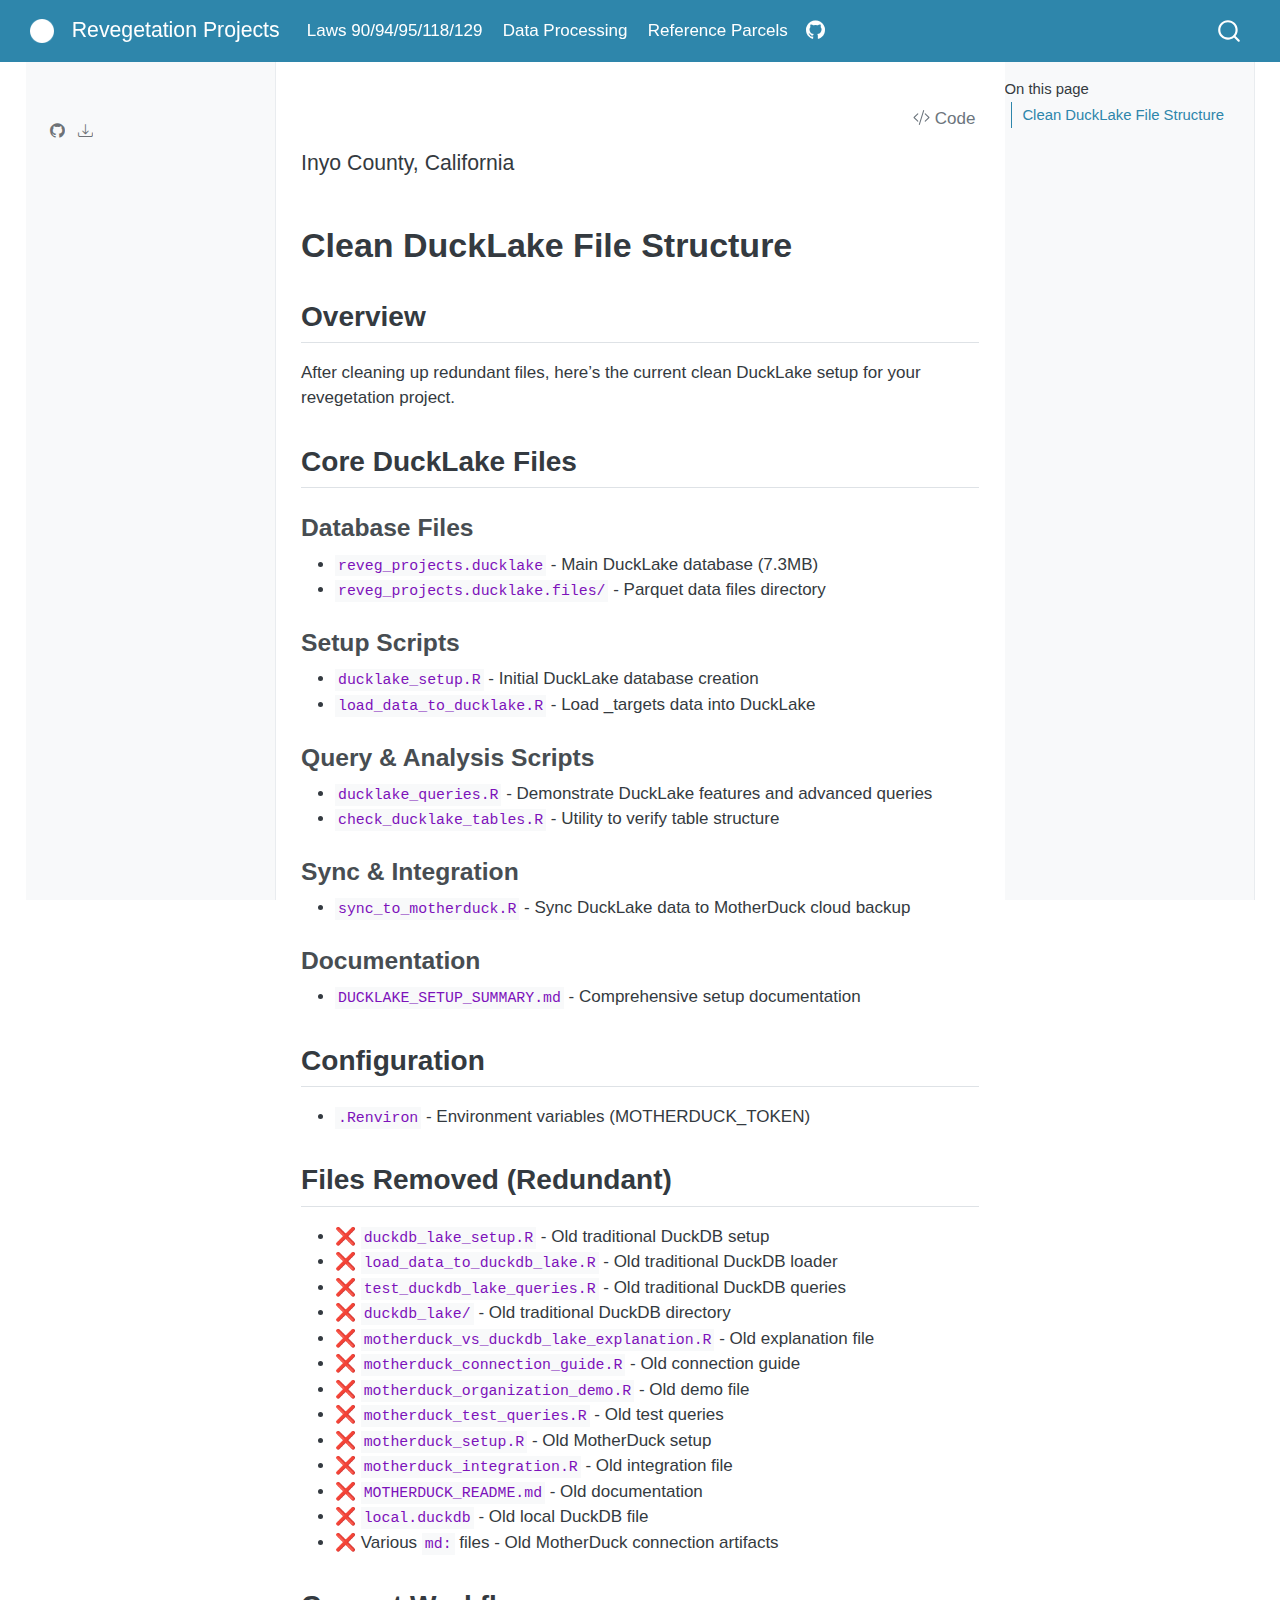
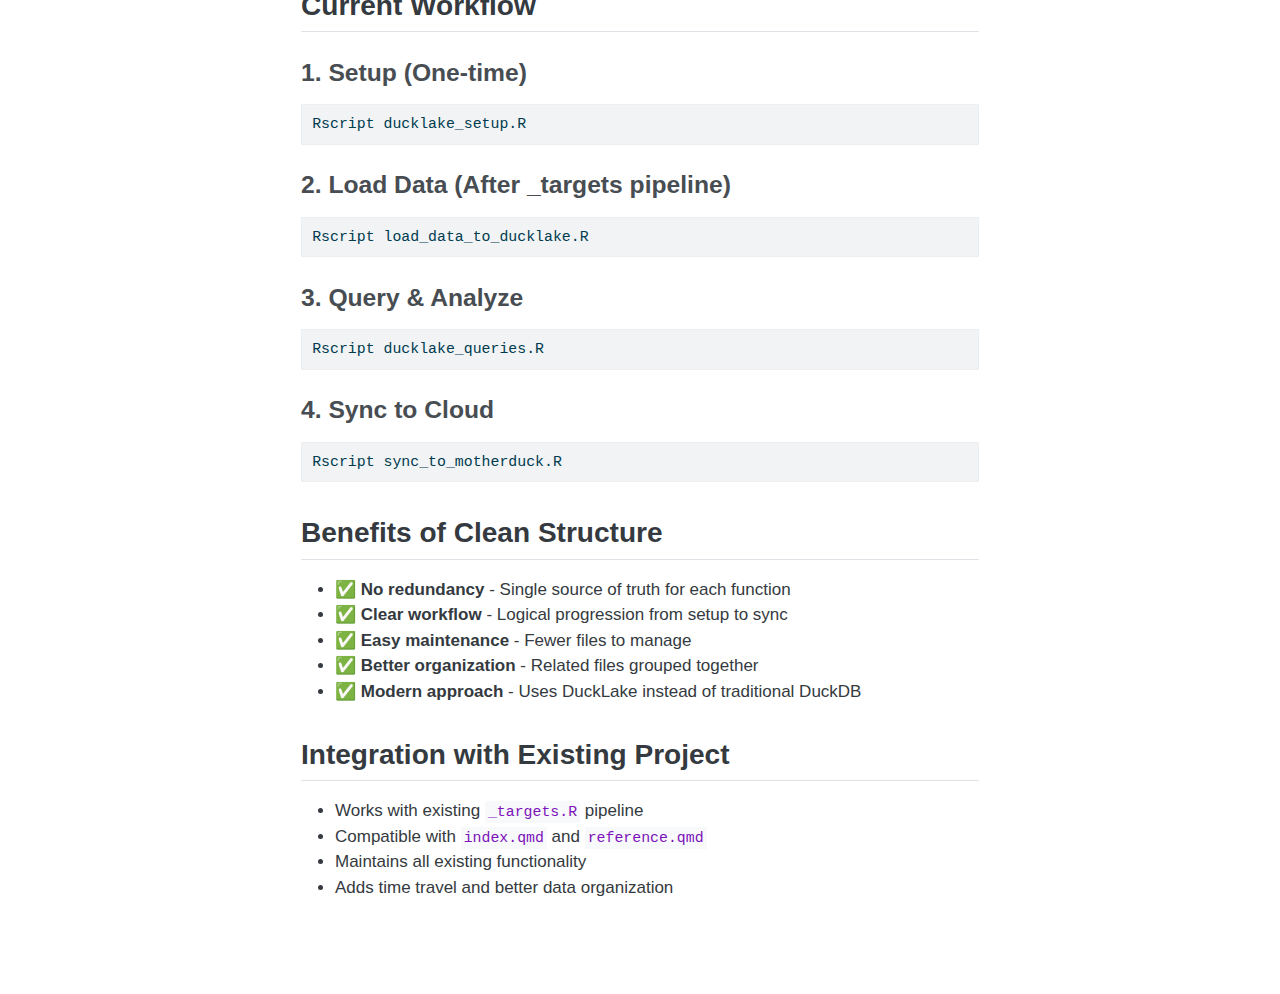
<file: docs/archive/CLEAN_DUCKLAKE_FILES.html>
<!DOCTYPE html>
<html xmlns="http://www.w3.org/1999/xhtml" lang="en" xml:lang="en"><head>

<meta charset="utf-8">
<meta name="generator" content="quarto-1.7.33">

<meta name="viewport" content="width=device-width, initial-scale=1.0, user-scalable=yes">


<title>clean_ducklake_files – Revegetation Projects</title>
<style>
code{white-space: pre-wrap;}
span.smallcaps{font-variant: small-caps;}
div.columns{display: flex; gap: min(4vw, 1.5em);}
div.column{flex: auto; overflow-x: auto;}
div.hanging-indent{margin-left: 1.5em; text-indent: -1.5em;}
ul.task-list{list-style: none;}
ul.task-list li input[type="checkbox"] {
  width: 0.8em;
  margin: 0 0.8em 0.2em -1em; /* quarto-specific, see https://github.com/quarto-dev/quarto-cli/issues/4556 */ 
  vertical-align: middle;
}
/* CSS for syntax highlighting */
html { -webkit-text-size-adjust: 100%; }
pre > code.sourceCode { white-space: pre; position: relative; }
pre > code.sourceCode > span { display: inline-block; line-height: 1.25; }
pre > code.sourceCode > span:empty { height: 1.2em; }
.sourceCode { overflow: visible; }
code.sourceCode > span { color: inherit; text-decoration: inherit; }
div.sourceCode { margin: 1em 0; }
pre.sourceCode { margin: 0; }
@media screen {
div.sourceCode { overflow: auto; }
}
@media print {
pre > code.sourceCode { white-space: pre-wrap; }
pre > code.sourceCode > span { text-indent: -5em; padding-left: 5em; }
}
pre.numberSource code
  { counter-reset: source-line 0; }
pre.numberSource code > span
  { position: relative; left: -4em; counter-increment: source-line; }
pre.numberSource code > span > a:first-child::before
  { content: counter(source-line);
    position: relative; left: -1em; text-align: right; vertical-align: baseline;
    border: none; display: inline-block;
    -webkit-touch-callout: none; -webkit-user-select: none;
    -khtml-user-select: none; -moz-user-select: none;
    -ms-user-select: none; user-select: none;
    padding: 0 4px; width: 4em;
  }
pre.numberSource { margin-left: 3em;  padding-left: 4px; }
div.sourceCode
  {   }
@media screen {
pre > code.sourceCode > span > a:first-child::before { text-decoration: underline; }
}
</style>


<script src="../site_libs/quarto-nav/quarto-nav.js"></script>
<script src="../site_libs/quarto-nav/headroom.min.js"></script>
<script src="../site_libs/clipboard/clipboard.min.js"></script>
<script src="../site_libs/quarto-search/autocomplete.umd.js"></script>
<script src="../site_libs/quarto-search/fuse.min.js"></script>
<script src="../site_libs/quarto-search/quarto-search.js"></script>
<meta name="quarto:offset" content="../">
<script src="../site_libs/quarto-html/quarto.js" type="module"></script>
<script src="../site_libs/quarto-html/tabsets/tabsets.js" type="module"></script>
<script src="../site_libs/quarto-html/popper.min.js"></script>
<script src="../site_libs/quarto-html/tippy.umd.min.js"></script>
<script src="../site_libs/quarto-html/anchor.min.js"></script>
<link href="../site_libs/quarto-html/tippy.css" rel="stylesheet">
<link href="../site_libs/quarto-html/quarto-syntax-highlighting-ea385d0e468b0dd5ea5bf0780b1290d9.css" rel="stylesheet" id="quarto-text-highlighting-styles">
<script src="../site_libs/bootstrap/bootstrap.min.js"></script>
<link href="../site_libs/bootstrap/bootstrap-icons.css" rel="stylesheet">
<link href="../site_libs/bootstrap/bootstrap-5b79cb83d68c65beed7fa3f9c5de1739.min.css" rel="stylesheet" append-hash="true" id="quarto-bootstrap" data-mode="light">
<script id="quarto-search-options" type="application/json">{
  "location": "navbar",
  "copy-button": false,
  "collapse-after": 3,
  "panel-placement": "end",
  "type": "overlay",
  "limit": 50,
  "keyboard-shortcut": [
    "f",
    "/",
    "s"
  ],
  "show-item-context": false,
  "language": {
    "search-no-results-text": "No results",
    "search-matching-documents-text": "matching documents",
    "search-copy-link-title": "Copy link to search",
    "search-hide-matches-text": "Hide additional matches",
    "search-more-match-text": "more match in this document",
    "search-more-matches-text": "more matches in this document",
    "search-clear-button-title": "Clear",
    "search-text-placeholder": "",
    "search-detached-cancel-button-title": "Cancel",
    "search-submit-button-title": "Submit",
    "search-label": "Search"
  }
}</script>


<link rel="stylesheet" href="../styles.css">
</head>

<body class="nav-sidebar floating nav-fixed quarto-light">

<div id="quarto-search-results"></div>
  <header id="quarto-header" class="headroom fixed-top">
    <nav class="navbar navbar-expand-lg " data-bs-theme="dark">
      <div class="navbar-container container-fluid">
      <div class="navbar-brand-container mx-auto">
    <a href="../index.html" class="navbar-brand navbar-brand-logo">
    <img src="../www/inyo_logo.png" alt="" class="navbar-logo">
    </a>
    <a class="navbar-brand" href="../index.html">
    <span class="navbar-title">Revegetation Projects</span>
    </a>
  </div>
            <div id="quarto-search" class="" title="Search"></div>
          <button class="navbar-toggler" type="button" data-bs-toggle="collapse" data-bs-target="#navbarCollapse" aria-controls="navbarCollapse" role="menu" aria-expanded="false" aria-label="Toggle navigation" onclick="if (window.quartoToggleHeadroom) { window.quartoToggleHeadroom(); }">
  <span class="navbar-toggler-icon"></span>
</button>
          <div class="collapse navbar-collapse" id="navbarCollapse">
            <ul class="navbar-nav navbar-nav-scroll me-auto">
  <li class="nav-item">
    <a class="nav-link" href="../index.html"> 
<span class="menu-text">Laws 90/94/95/118/129</span></a>
  </li>  
  <li class="nav-item">
    <a class="nav-link" href="../data_process.html"> 
<span class="menu-text">Data Processing</span></a>
  </li>  
  <li class="nav-item">
    <a class="nav-link" href="../reference.html"> 
<span class="menu-text">Reference Parcels</span></a>
  </li>  
  <li class="nav-item compact">
    <a class="nav-link active" href="https://github.com/inyo-gov/revegetation-projects" aria-current="page"> <i class="bi bi-github" role="img">
</i> 
<span class="menu-text"></span></a>
  </li>  
</ul>
          </div> <!-- /navcollapse -->
            <div class="quarto-navbar-tools">
</div>
      </div> <!-- /container-fluid -->
    </nav>
  <nav class="quarto-secondary-nav">
    <div class="container-fluid d-flex">
      <button type="button" class="quarto-btn-toggle btn" data-bs-toggle="collapse" role="button" data-bs-target=".quarto-sidebar-collapse-item" aria-controls="quarto-sidebar" aria-expanded="false" aria-label="Toggle sidebar navigation" onclick="if (window.quartoToggleHeadroom) { window.quartoToggleHeadroom(); }">
        <i class="bi bi-layout-text-sidebar-reverse"></i>
      </button>
        <nav class="quarto-page-breadcrumbs" aria-label="breadcrumb"><ol class="breadcrumb"></ol></nav>
        <a class="flex-grow-1" role="navigation" data-bs-toggle="collapse" data-bs-target=".quarto-sidebar-collapse-item" aria-controls="quarto-sidebar" aria-expanded="false" aria-label="Toggle sidebar navigation" onclick="if (window.quartoToggleHeadroom) { window.quartoToggleHeadroom(); }">      
        </a>
      <button type="button" class="btn quarto-search-button" aria-label="Search" onclick="window.quartoOpenSearch();">
        <i class="bi bi-search"></i>
      </button>
    </div>
  </nav>
</header>
<!-- content -->
<div id="quarto-content" class="quarto-container page-columns page-rows-contents page-layout-article page-navbar">
<!-- sidebar -->
  <nav id="quarto-sidebar" class="sidebar collapse collapse-horizontal quarto-sidebar-collapse-item sidebar-navigation floating overflow-auto">
        <div class="mt-2 flex-shrink-0 align-items-center">
        <div class="sidebar-search">
        <div id="quarto-search" class="" title="Search"></div>
        </div>
        </div>
        <div class="sidebar-tools-collapse">
    <a href="https://github.com/inyo-gov/revegetation-projects" title="" class="quarto-navigation-tool px-1" aria-label=""><i class="bi bi-github"></i></a>
    <a href="../data/processed/reference_parcel_summary.csv" title="Download Data" class="quarto-navigation-tool px-1" aria-label="Download Data"><i class="bi bi-download"></i></a>
</div>
</nav>
<div id="quarto-sidebar-glass" class="quarto-sidebar-collapse-item" data-bs-toggle="collapse" data-bs-target=".quarto-sidebar-collapse-item"></div>
<!-- margin-sidebar -->
    <div id="quarto-margin-sidebar" class="sidebar margin-sidebar">
        <nav id="TOC" role="doc-toc" class="toc-active">
    <h2 id="toc-title">On this page</h2>
   
  <ul>
  <li><a href="#clean-ducklake-file-structure" id="toc-clean-ducklake-file-structure" class="nav-link active" data-scroll-target="#clean-ducklake-file-structure">Clean DuckLake File Structure</a>
  <ul class="collapse">
  <li><a href="#overview" id="toc-overview" class="nav-link" data-scroll-target="#overview">Overview</a></li>
  <li><a href="#core-ducklake-files" id="toc-core-ducklake-files" class="nav-link" data-scroll-target="#core-ducklake-files">Core DuckLake Files</a>
  <ul class="collapse">
  <li><a href="#database-files" id="toc-database-files" class="nav-link" data-scroll-target="#database-files">Database Files</a></li>
  <li><a href="#setup-scripts" id="toc-setup-scripts" class="nav-link" data-scroll-target="#setup-scripts">Setup Scripts</a></li>
  <li><a href="#query-analysis-scripts" id="toc-query-analysis-scripts" class="nav-link" data-scroll-target="#query-analysis-scripts">Query &amp; Analysis Scripts</a></li>
  <li><a href="#sync-integration" id="toc-sync-integration" class="nav-link" data-scroll-target="#sync-integration">Sync &amp; Integration</a></li>
  <li><a href="#documentation" id="toc-documentation" class="nav-link" data-scroll-target="#documentation">Documentation</a></li>
  </ul></li>
  <li><a href="#configuration" id="toc-configuration" class="nav-link" data-scroll-target="#configuration">Configuration</a></li>
  <li><a href="#files-removed-redundant" id="toc-files-removed-redundant" class="nav-link" data-scroll-target="#files-removed-redundant">Files Removed (Redundant)</a></li>
  <li><a href="#current-workflow" id="toc-current-workflow" class="nav-link" data-scroll-target="#current-workflow">Current Workflow</a>
  <ul class="collapse">
  <li><a href="#setup-one-time" id="toc-setup-one-time" class="nav-link" data-scroll-target="#setup-one-time">1. Setup (One-time)</a></li>
  <li><a href="#load-data-after-_targets-pipeline" id="toc-load-data-after-_targets-pipeline" class="nav-link" data-scroll-target="#load-data-after-_targets-pipeline">2. Load Data (After _targets pipeline)</a></li>
  <li><a href="#query-analyze" id="toc-query-analyze" class="nav-link" data-scroll-target="#query-analyze">3. Query &amp; Analyze</a></li>
  <li><a href="#sync-to-cloud" id="toc-sync-to-cloud" class="nav-link" data-scroll-target="#sync-to-cloud">4. Sync to Cloud</a></li>
  </ul></li>
  <li><a href="#benefits-of-clean-structure" id="toc-benefits-of-clean-structure" class="nav-link" data-scroll-target="#benefits-of-clean-structure">Benefits of Clean Structure</a></li>
  <li><a href="#integration-with-existing-project" id="toc-integration-with-existing-project" class="nav-link" data-scroll-target="#integration-with-existing-project">Integration with Existing Project</a></li>
  </ul></li>
  </ul>
</nav>
    </div>
<!-- main -->
<main class="content" id="quarto-document-content"><div class="quarto-title-block"><div class="quarto-title-tools-only"><h1></h1><button type="button" class="btn code-tools-button" id="quarto-code-tools-source"><i class="bi"></i> Code</button></div></div>

<header id="title-block-header" class="quarto-title-block default">
<div class="quarto-title">
<p class="subtitle lead">Inyo County, California</p>
</div>



<div class="quarto-title-meta">

    
  
    
  </div>
  


</header>


<section id="clean-ducklake-file-structure" class="level1">
<h1>Clean DuckLake File Structure</h1>
<section id="overview" class="level2">
<h2 class="anchored" data-anchor-id="overview">Overview</h2>
<p>After cleaning up redundant files, here’s the current clean DuckLake setup for your revegetation project.</p>
</section>
<section id="core-ducklake-files" class="level2">
<h2 class="anchored" data-anchor-id="core-ducklake-files">Core DuckLake Files</h2>
<section id="database-files" class="level3">
<h3 class="anchored" data-anchor-id="database-files">Database Files</h3>
<ul>
<li><code>reveg_projects.ducklake</code> - Main DuckLake database (7.3MB)</li>
<li><code>reveg_projects.ducklake.files/</code> - Parquet data files directory</li>
</ul>
</section>
<section id="setup-scripts" class="level3">
<h3 class="anchored" data-anchor-id="setup-scripts">Setup Scripts</h3>
<ul>
<li><code>ducklake_setup.R</code> - Initial DuckLake database creation</li>
<li><code>load_data_to_ducklake.R</code> - Load _targets data into DuckLake</li>
</ul>
</section>
<section id="query-analysis-scripts" class="level3">
<h3 class="anchored" data-anchor-id="query-analysis-scripts">Query &amp; Analysis Scripts</h3>
<ul>
<li><code>ducklake_queries.R</code> - Demonstrate DuckLake features and advanced queries</li>
<li><code>check_ducklake_tables.R</code> - Utility to verify table structure</li>
</ul>
</section>
<section id="sync-integration" class="level3">
<h3 class="anchored" data-anchor-id="sync-integration">Sync &amp; Integration</h3>
<ul>
<li><code>sync_to_motherduck.R</code> - Sync DuckLake data to MotherDuck cloud backup</li>
</ul>
</section>
<section id="documentation" class="level3">
<h3 class="anchored" data-anchor-id="documentation">Documentation</h3>
<ul>
<li><code>DUCKLAKE_SETUP_SUMMARY.md</code> - Comprehensive setup documentation</li>
</ul>
</section>
</section>
<section id="configuration" class="level2">
<h2 class="anchored" data-anchor-id="configuration">Configuration</h2>
<ul>
<li><code>.Renviron</code> - Environment variables (MOTHERDUCK_TOKEN)</li>
</ul>
</section>
<section id="files-removed-redundant" class="level2">
<h2 class="anchored" data-anchor-id="files-removed-redundant">Files Removed (Redundant)</h2>
<ul>
<li>❌ <code>duckdb_lake_setup.R</code> - Old traditional DuckDB setup</li>
<li>❌ <code>load_data_to_duckdb_lake.R</code> - Old traditional DuckDB loader</li>
<li>❌ <code>test_duckdb_lake_queries.R</code> - Old traditional DuckDB queries</li>
<li>❌ <code>duckdb_lake/</code> - Old traditional DuckDB directory</li>
<li>❌ <code>motherduck_vs_duckdb_lake_explanation.R</code> - Old explanation file</li>
<li>❌ <code>motherduck_connection_guide.R</code> - Old connection guide</li>
<li>❌ <code>motherduck_organization_demo.R</code> - Old demo file</li>
<li>❌ <code>motherduck_test_queries.R</code> - Old test queries</li>
<li>❌ <code>motherduck_setup.R</code> - Old MotherDuck setup</li>
<li>❌ <code>motherduck_integration.R</code> - Old integration file</li>
<li>❌ <code>MOTHERDUCK_README.md</code> - Old documentation</li>
<li>❌ <code>local.duckdb</code> - Old local DuckDB file</li>
<li>❌ Various <code>md:</code> files - Old MotherDuck connection artifacts</li>
</ul>
</section>
<section id="current-workflow" class="level2">
<h2 class="anchored" data-anchor-id="current-workflow">Current Workflow</h2>
<section id="setup-one-time" class="level3">
<h3 class="anchored" data-anchor-id="setup-one-time">1. Setup (One-time)</h3>
<div class="sourceCode" id="cb1"><pre class="sourceCode bash code-with-copy"><code class="sourceCode bash"><span id="cb1-1"><a href="#cb1-1" aria-hidden="true" tabindex="-1"></a><span class="ex">Rscript</span> ducklake_setup.R</span></code><button title="Copy to Clipboard" class="code-copy-button"><i class="bi"></i></button></pre></div>
</section>
<section id="load-data-after-_targets-pipeline" class="level3">
<h3 class="anchored" data-anchor-id="load-data-after-_targets-pipeline">2. Load Data (After _targets pipeline)</h3>
<div class="sourceCode" id="cb2"><pre class="sourceCode bash code-with-copy"><code class="sourceCode bash"><span id="cb2-1"><a href="#cb2-1" aria-hidden="true" tabindex="-1"></a><span class="ex">Rscript</span> load_data_to_ducklake.R</span></code><button title="Copy to Clipboard" class="code-copy-button"><i class="bi"></i></button></pre></div>
</section>
<section id="query-analyze" class="level3">
<h3 class="anchored" data-anchor-id="query-analyze">3. Query &amp; Analyze</h3>
<div class="sourceCode" id="cb3"><pre class="sourceCode bash code-with-copy"><code class="sourceCode bash"><span id="cb3-1"><a href="#cb3-1" aria-hidden="true" tabindex="-1"></a><span class="ex">Rscript</span> ducklake_queries.R</span></code><button title="Copy to Clipboard" class="code-copy-button"><i class="bi"></i></button></pre></div>
</section>
<section id="sync-to-cloud" class="level3">
<h3 class="anchored" data-anchor-id="sync-to-cloud">4. Sync to Cloud</h3>
<div class="sourceCode" id="cb4"><pre class="sourceCode bash code-with-copy"><code class="sourceCode bash"><span id="cb4-1"><a href="#cb4-1" aria-hidden="true" tabindex="-1"></a><span class="ex">Rscript</span> sync_to_motherduck.R</span></code><button title="Copy to Clipboard" class="code-copy-button"><i class="bi"></i></button></pre></div>
</section>
</section>
<section id="benefits-of-clean-structure" class="level2">
<h2 class="anchored" data-anchor-id="benefits-of-clean-structure">Benefits of Clean Structure</h2>
<ul>
<li>✅ <strong>No redundancy</strong> - Single source of truth for each function</li>
<li>✅ <strong>Clear workflow</strong> - Logical progression from setup to sync</li>
<li>✅ <strong>Easy maintenance</strong> - Fewer files to manage</li>
<li>✅ <strong>Better organization</strong> - Related files grouped together</li>
<li>✅ <strong>Modern approach</strong> - Uses DuckLake instead of traditional DuckDB</li>
</ul>
</section>
<section id="integration-with-existing-project" class="level2">
<h2 class="anchored" data-anchor-id="integration-with-existing-project">Integration with Existing Project</h2>
<ul>
<li>Works with existing <code>_targets.R</code> pipeline</li>
<li>Compatible with <code>index.qmd</code> and <code>reference.qmd</code></li>
<li>Maintains all existing functionality</li>
<li>Adds time travel and better data organization</li>
</ul>


<!-- -->

</section>
</section>

</main> <!-- /main -->
<script id="quarto-html-after-body" type="application/javascript">
  window.document.addEventListener("DOMContentLoaded", function (event) {
    const icon = "";
    const anchorJS = new window.AnchorJS();
    anchorJS.options = {
      placement: 'right',
      icon: icon
    };
    anchorJS.add('.anchored');
    const isCodeAnnotation = (el) => {
      for (const clz of el.classList) {
        if (clz.startsWith('code-annotation-')) {                     
          return true;
        }
      }
      return false;
    }
    const onCopySuccess = function(e) {
      // button target
      const button = e.trigger;
      // don't keep focus
      button.blur();
      // flash "checked"
      button.classList.add('code-copy-button-checked');
      var currentTitle = button.getAttribute("title");
      button.setAttribute("title", "Copied!");
      let tooltip;
      if (window.bootstrap) {
        button.setAttribute("data-bs-toggle", "tooltip");
        button.setAttribute("data-bs-placement", "left");
        button.setAttribute("data-bs-title", "Copied!");
        tooltip = new bootstrap.Tooltip(button, 
          { trigger: "manual", 
            customClass: "code-copy-button-tooltip",
            offset: [0, -8]});
        tooltip.show();    
      }
      setTimeout(function() {
        if (tooltip) {
          tooltip.hide();
          button.removeAttribute("data-bs-title");
          button.removeAttribute("data-bs-toggle");
          button.removeAttribute("data-bs-placement");
        }
        button.setAttribute("title", currentTitle);
        button.classList.remove('code-copy-button-checked');
      }, 1000);
      // clear code selection
      e.clearSelection();
    }
    const getTextToCopy = function(trigger) {
        const codeEl = trigger.previousElementSibling.cloneNode(true);
        for (const childEl of codeEl.children) {
          if (isCodeAnnotation(childEl)) {
            childEl.remove();
          }
        }
        return codeEl.innerText;
    }
    const clipboard = new window.ClipboardJS('.code-copy-button:not([data-in-quarto-modal])', {
      text: getTextToCopy
    });
    clipboard.on('success', onCopySuccess);
    if (window.document.getElementById('quarto-embedded-source-code-modal')) {
      const clipboardModal = new window.ClipboardJS('.code-copy-button[data-in-quarto-modal]', {
        text: getTextToCopy,
        container: window.document.getElementById('quarto-embedded-source-code-modal')
      });
      clipboardModal.on('success', onCopySuccess);
    }
    const viewSource = window.document.getElementById('quarto-view-source') ||
                       window.document.getElementById('quarto-code-tools-source');
    if (viewSource) {
      const sourceUrl = viewSource.getAttribute("data-quarto-source-url");
      viewSource.addEventListener("click", function(e) {
        if (sourceUrl) {
          // rstudio viewer pane
          if (/\bcapabilities=\b/.test(window.location)) {
            window.open(sourceUrl);
          } else {
            window.location.href = sourceUrl;
          }
        } else {
          const modal = new bootstrap.Modal(document.getElementById('quarto-embedded-source-code-modal'));
          modal.show();
        }
        return false;
      });
    }
    function toggleCodeHandler(show) {
      return function(e) {
        const detailsSrc = window.document.querySelectorAll(".cell > details > .sourceCode");
        for (let i=0; i<detailsSrc.length; i++) {
          const details = detailsSrc[i].parentElement;
          if (show) {
            details.open = true;
          } else {
            details.removeAttribute("open");
          }
        }
        const cellCodeDivs = window.document.querySelectorAll(".cell > .sourceCode");
        const fromCls = show ? "hidden" : "unhidden";
        const toCls = show ? "unhidden" : "hidden";
        for (let i=0; i<cellCodeDivs.length; i++) {
          const codeDiv = cellCodeDivs[i];
          if (codeDiv.classList.contains(fromCls)) {
            codeDiv.classList.remove(fromCls);
            codeDiv.classList.add(toCls);
          } 
        }
        return false;
      }
    }
    const hideAllCode = window.document.getElementById("quarto-hide-all-code");
    if (hideAllCode) {
      hideAllCode.addEventListener("click", toggleCodeHandler(false));
    }
    const showAllCode = window.document.getElementById("quarto-show-all-code");
    if (showAllCode) {
      showAllCode.addEventListener("click", toggleCodeHandler(true));
    }
      var localhostRegex = new RegExp(/^(?:http|https):\/\/localhost\:?[0-9]*\//);
      var mailtoRegex = new RegExp(/^mailto:/);
        var filterRegex = new RegExp('/' + window.location.host + '/');
      var isInternal = (href) => {
          return filterRegex.test(href) || localhostRegex.test(href) || mailtoRegex.test(href);
      }
      // Inspect non-navigation links and adorn them if external
     var links = window.document.querySelectorAll('a[href]:not(.nav-link):not(.navbar-brand):not(.toc-action):not(.sidebar-link):not(.sidebar-item-toggle):not(.pagination-link):not(.no-external):not([aria-hidden]):not(.dropdown-item):not(.quarto-navigation-tool):not(.about-link)');
      for (var i=0; i<links.length; i++) {
        const link = links[i];
        if (!isInternal(link.href)) {
          // undo the damage that might have been done by quarto-nav.js in the case of
          // links that we want to consider external
          if (link.dataset.originalHref !== undefined) {
            link.href = link.dataset.originalHref;
          }
        }
      }
    function tippyHover(el, contentFn, onTriggerFn, onUntriggerFn) {
      const config = {
        allowHTML: true,
        maxWidth: 500,
        delay: 100,
        arrow: false,
        appendTo: function(el) {
            return el.parentElement;
        },
        interactive: true,
        interactiveBorder: 10,
        theme: 'quarto',
        placement: 'bottom-start',
      };
      if (contentFn) {
        config.content = contentFn;
      }
      if (onTriggerFn) {
        config.onTrigger = onTriggerFn;
      }
      if (onUntriggerFn) {
        config.onUntrigger = onUntriggerFn;
      }
      window.tippy(el, config); 
    }
    const noterefs = window.document.querySelectorAll('a[role="doc-noteref"]');
    for (var i=0; i<noterefs.length; i++) {
      const ref = noterefs[i];
      tippyHover(ref, function() {
        // use id or data attribute instead here
        let href = ref.getAttribute('data-footnote-href') || ref.getAttribute('href');
        try { href = new URL(href).hash; } catch {}
        const id = href.replace(/^#\/?/, "");
        const note = window.document.getElementById(id);
        if (note) {
          return note.innerHTML;
        } else {
          return "";
        }
      });
    }
    const xrefs = window.document.querySelectorAll('a.quarto-xref');
    const processXRef = (id, note) => {
      // Strip column container classes
      const stripColumnClz = (el) => {
        el.classList.remove("page-full", "page-columns");
        if (el.children) {
          for (const child of el.children) {
            stripColumnClz(child);
          }
        }
      }
      stripColumnClz(note)
      if (id === null || id.startsWith('sec-')) {
        // Special case sections, only their first couple elements
        const container = document.createElement("div");
        if (note.children && note.children.length > 2) {
          container.appendChild(note.children[0].cloneNode(true));
          for (let i = 1; i < note.children.length; i++) {
            const child = note.children[i];
            if (child.tagName === "P" && child.innerText === "") {
              continue;
            } else {
              container.appendChild(child.cloneNode(true));
              break;
            }
          }
          if (window.Quarto?.typesetMath) {
            window.Quarto.typesetMath(container);
          }
          return container.innerHTML
        } else {
          if (window.Quarto?.typesetMath) {
            window.Quarto.typesetMath(note);
          }
          return note.innerHTML;
        }
      } else {
        // Remove any anchor links if they are present
        const anchorLink = note.querySelector('a.anchorjs-link');
        if (anchorLink) {
          anchorLink.remove();
        }
        if (window.Quarto?.typesetMath) {
          window.Quarto.typesetMath(note);
        }
        if (note.classList.contains("callout")) {
          return note.outerHTML;
        } else {
          return note.innerHTML;
        }
      }
    }
    for (var i=0; i<xrefs.length; i++) {
      const xref = xrefs[i];
      tippyHover(xref, undefined, function(instance) {
        instance.disable();
        let url = xref.getAttribute('href');
        let hash = undefined; 
        if (url.startsWith('#')) {
          hash = url;
        } else {
          try { hash = new URL(url).hash; } catch {}
        }
        if (hash) {
          const id = hash.replace(/^#\/?/, "");
          const note = window.document.getElementById(id);
          if (note !== null) {
            try {
              const html = processXRef(id, note.cloneNode(true));
              instance.setContent(html);
            } finally {
              instance.enable();
              instance.show();
            }
          } else {
            // See if we can fetch this
            fetch(url.split('#')[0])
            .then(res => res.text())
            .then(html => {
              const parser = new DOMParser();
              const htmlDoc = parser.parseFromString(html, "text/html");
              const note = htmlDoc.getElementById(id);
              if (note !== null) {
                const html = processXRef(id, note);
                instance.setContent(html);
              } 
            }).finally(() => {
              instance.enable();
              instance.show();
            });
          }
        } else {
          // See if we can fetch a full url (with no hash to target)
          // This is a special case and we should probably do some content thinning / targeting
          fetch(url)
          .then(res => res.text())
          .then(html => {
            const parser = new DOMParser();
            const htmlDoc = parser.parseFromString(html, "text/html");
            const note = htmlDoc.querySelector('main.content');
            if (note !== null) {
              // This should only happen for chapter cross references
              // (since there is no id in the URL)
              // remove the first header
              if (note.children.length > 0 && note.children[0].tagName === "HEADER") {
                note.children[0].remove();
              }
              const html = processXRef(null, note);
              instance.setContent(html);
            } 
          }).finally(() => {
            instance.enable();
            instance.show();
          });
        }
      }, function(instance) {
      });
    }
        let selectedAnnoteEl;
        const selectorForAnnotation = ( cell, annotation) => {
          let cellAttr = 'data-code-cell="' + cell + '"';
          let lineAttr = 'data-code-annotation="' +  annotation + '"';
          const selector = 'span[' + cellAttr + '][' + lineAttr + ']';
          return selector;
        }
        const selectCodeLines = (annoteEl) => {
          const doc = window.document;
          const targetCell = annoteEl.getAttribute("data-target-cell");
          const targetAnnotation = annoteEl.getAttribute("data-target-annotation");
          const annoteSpan = window.document.querySelector(selectorForAnnotation(targetCell, targetAnnotation));
          const lines = annoteSpan.getAttribute("data-code-lines").split(",");
          const lineIds = lines.map((line) => {
            return targetCell + "-" + line;
          })
          let top = null;
          let height = null;
          let parent = null;
          if (lineIds.length > 0) {
              //compute the position of the single el (top and bottom and make a div)
              const el = window.document.getElementById(lineIds[0]);
              top = el.offsetTop;
              height = el.offsetHeight;
              parent = el.parentElement.parentElement;
            if (lineIds.length > 1) {
              const lastEl = window.document.getElementById(lineIds[lineIds.length - 1]);
              const bottom = lastEl.offsetTop + lastEl.offsetHeight;
              height = bottom - top;
            }
            if (top !== null && height !== null && parent !== null) {
              // cook up a div (if necessary) and position it 
              let div = window.document.getElementById("code-annotation-line-highlight");
              if (div === null) {
                div = window.document.createElement("div");
                div.setAttribute("id", "code-annotation-line-highlight");
                div.style.position = 'absolute';
                parent.appendChild(div);
              }
              div.style.top = top - 2 + "px";
              div.style.height = height + 4 + "px";
              div.style.left = 0;
              let gutterDiv = window.document.getElementById("code-annotation-line-highlight-gutter");
              if (gutterDiv === null) {
                gutterDiv = window.document.createElement("div");
                gutterDiv.setAttribute("id", "code-annotation-line-highlight-gutter");
                gutterDiv.style.position = 'absolute';
                const codeCell = window.document.getElementById(targetCell);
                const gutter = codeCell.querySelector('.code-annotation-gutter');
                gutter.appendChild(gutterDiv);
              }
              gutterDiv.style.top = top - 2 + "px";
              gutterDiv.style.height = height + 4 + "px";
            }
            selectedAnnoteEl = annoteEl;
          }
        };
        const unselectCodeLines = () => {
          const elementsIds = ["code-annotation-line-highlight", "code-annotation-line-highlight-gutter"];
          elementsIds.forEach((elId) => {
            const div = window.document.getElementById(elId);
            if (div) {
              div.remove();
            }
          });
          selectedAnnoteEl = undefined;
        };
          // Handle positioning of the toggle
      window.addEventListener(
        "resize",
        throttle(() => {
          elRect = undefined;
          if (selectedAnnoteEl) {
            selectCodeLines(selectedAnnoteEl);
          }
        }, 10)
      );
      function throttle(fn, ms) {
      let throttle = false;
      let timer;
        return (...args) => {
          if(!throttle) { // first call gets through
              fn.apply(this, args);
              throttle = true;
          } else { // all the others get throttled
              if(timer) clearTimeout(timer); // cancel #2
              timer = setTimeout(() => {
                fn.apply(this, args);
                timer = throttle = false;
              }, ms);
          }
        };
      }
        // Attach click handler to the DT
        const annoteDls = window.document.querySelectorAll('dt[data-target-cell]');
        for (const annoteDlNode of annoteDls) {
          annoteDlNode.addEventListener('click', (event) => {
            const clickedEl = event.target;
            if (clickedEl !== selectedAnnoteEl) {
              unselectCodeLines();
              const activeEl = window.document.querySelector('dt[data-target-cell].code-annotation-active');
              if (activeEl) {
                activeEl.classList.remove('code-annotation-active');
              }
              selectCodeLines(clickedEl);
              clickedEl.classList.add('code-annotation-active');
            } else {
              // Unselect the line
              unselectCodeLines();
              clickedEl.classList.remove('code-annotation-active');
            }
          });
        }
    const findCites = (el) => {
      const parentEl = el.parentElement;
      if (parentEl) {
        const cites = parentEl.dataset.cites;
        if (cites) {
          return {
            el,
            cites: cites.split(' ')
          };
        } else {
          return findCites(el.parentElement)
        }
      } else {
        return undefined;
      }
    };
    var bibliorefs = window.document.querySelectorAll('a[role="doc-biblioref"]');
    for (var i=0; i<bibliorefs.length; i++) {
      const ref = bibliorefs[i];
      const citeInfo = findCites(ref);
      if (citeInfo) {
        tippyHover(citeInfo.el, function() {
          var popup = window.document.createElement('div');
          citeInfo.cites.forEach(function(cite) {
            var citeDiv = window.document.createElement('div');
            citeDiv.classList.add('hanging-indent');
            citeDiv.classList.add('csl-entry');
            var biblioDiv = window.document.getElementById('ref-' + cite);
            if (biblioDiv) {
              citeDiv.innerHTML = biblioDiv.innerHTML;
            }
            popup.appendChild(citeDiv);
          });
          return popup.innerHTML;
        });
      }
    }
  });
  </script><div class="modal fade" id="quarto-embedded-source-code-modal" tabindex="-1" aria-labelledby="quarto-embedded-source-code-modal-label" aria-hidden="true"><div class="modal-dialog modal-dialog-scrollable"><div class="modal-content"><div class="modal-header"><h5 class="modal-title" id="quarto-embedded-source-code-modal-label">Source Code</h5><button class="btn-close" data-bs-dismiss="modal"></button></div><div class="modal-body"><div class="">
<div class="sourceCode" id="cb5" data-shortcodes="false"><pre class="sourceCode markdown code-with-copy"><code class="sourceCode markdown"><span id="cb5-1"><a href="#cb5-1" aria-hidden="true" tabindex="-1"></a><span class="fu"># Clean DuckLake File Structure</span></span>
<span id="cb5-2"><a href="#cb5-2" aria-hidden="true" tabindex="-1"></a></span>
<span id="cb5-3"><a href="#cb5-3" aria-hidden="true" tabindex="-1"></a><span class="fu">## Overview</span></span>
<span id="cb5-4"><a href="#cb5-4" aria-hidden="true" tabindex="-1"></a>After cleaning up redundant files, here's the current clean DuckLake setup for your revegetation project.</span>
<span id="cb5-5"><a href="#cb5-5" aria-hidden="true" tabindex="-1"></a></span>
<span id="cb5-6"><a href="#cb5-6" aria-hidden="true" tabindex="-1"></a><span class="fu">## Core DuckLake Files</span></span>
<span id="cb5-7"><a href="#cb5-7" aria-hidden="true" tabindex="-1"></a></span>
<span id="cb5-8"><a href="#cb5-8" aria-hidden="true" tabindex="-1"></a><span class="fu">### Database Files</span></span>
<span id="cb5-9"><a href="#cb5-9" aria-hidden="true" tabindex="-1"></a><span class="ss">- </span><span class="in">`reveg_projects.ducklake`</span> - Main DuckLake database (7.3MB)</span>
<span id="cb5-10"><a href="#cb5-10" aria-hidden="true" tabindex="-1"></a><span class="ss">- </span><span class="in">`reveg_projects.ducklake.files/`</span> - Parquet data files directory</span>
<span id="cb5-11"><a href="#cb5-11" aria-hidden="true" tabindex="-1"></a></span>
<span id="cb5-12"><a href="#cb5-12" aria-hidden="true" tabindex="-1"></a><span class="fu">### Setup Scripts</span></span>
<span id="cb5-13"><a href="#cb5-13" aria-hidden="true" tabindex="-1"></a><span class="ss">- </span><span class="in">`ducklake_setup.R`</span> - Initial DuckLake database creation</span>
<span id="cb5-14"><a href="#cb5-14" aria-hidden="true" tabindex="-1"></a><span class="ss">- </span><span class="in">`load_data_to_ducklake.R`</span> - Load _targets data into DuckLake</span>
<span id="cb5-15"><a href="#cb5-15" aria-hidden="true" tabindex="-1"></a></span>
<span id="cb5-16"><a href="#cb5-16" aria-hidden="true" tabindex="-1"></a><span class="fu">### Query &amp; Analysis Scripts</span></span>
<span id="cb5-17"><a href="#cb5-17" aria-hidden="true" tabindex="-1"></a><span class="ss">- </span><span class="in">`ducklake_queries.R`</span> - Demonstrate DuckLake features and advanced queries</span>
<span id="cb5-18"><a href="#cb5-18" aria-hidden="true" tabindex="-1"></a><span class="ss">- </span><span class="in">`check_ducklake_tables.R`</span> - Utility to verify table structure</span>
<span id="cb5-19"><a href="#cb5-19" aria-hidden="true" tabindex="-1"></a></span>
<span id="cb5-20"><a href="#cb5-20" aria-hidden="true" tabindex="-1"></a><span class="fu">### Sync &amp; Integration</span></span>
<span id="cb5-21"><a href="#cb5-21" aria-hidden="true" tabindex="-1"></a><span class="ss">- </span><span class="in">`sync_to_motherduck.R`</span> - Sync DuckLake data to MotherDuck cloud backup</span>
<span id="cb5-22"><a href="#cb5-22" aria-hidden="true" tabindex="-1"></a></span>
<span id="cb5-23"><a href="#cb5-23" aria-hidden="true" tabindex="-1"></a><span class="fu">### Documentation</span></span>
<span id="cb5-24"><a href="#cb5-24" aria-hidden="true" tabindex="-1"></a><span class="ss">- </span><span class="in">`DUCKLAKE_SETUP_SUMMARY.md`</span> - Comprehensive setup documentation</span>
<span id="cb5-25"><a href="#cb5-25" aria-hidden="true" tabindex="-1"></a></span>
<span id="cb5-26"><a href="#cb5-26" aria-hidden="true" tabindex="-1"></a><span class="fu">## Configuration</span></span>
<span id="cb5-27"><a href="#cb5-27" aria-hidden="true" tabindex="-1"></a><span class="ss">- </span><span class="in">`.Renviron`</span> - Environment variables (MOTHERDUCK_TOKEN)</span>
<span id="cb5-28"><a href="#cb5-28" aria-hidden="true" tabindex="-1"></a></span>
<span id="cb5-29"><a href="#cb5-29" aria-hidden="true" tabindex="-1"></a><span class="fu">## Files Removed (Redundant)</span></span>
<span id="cb5-30"><a href="#cb5-30" aria-hidden="true" tabindex="-1"></a><span class="ss">- </span>❌ <span class="in">`duckdb_lake_setup.R`</span> - Old traditional DuckDB setup</span>
<span id="cb5-31"><a href="#cb5-31" aria-hidden="true" tabindex="-1"></a><span class="ss">- </span>❌ <span class="in">`load_data_to_duckdb_lake.R`</span> - Old traditional DuckDB loader</span>
<span id="cb5-32"><a href="#cb5-32" aria-hidden="true" tabindex="-1"></a><span class="ss">- </span>❌ <span class="in">`test_duckdb_lake_queries.R`</span> - Old traditional DuckDB queries</span>
<span id="cb5-33"><a href="#cb5-33" aria-hidden="true" tabindex="-1"></a><span class="ss">- </span>❌ <span class="in">`duckdb_lake/`</span> - Old traditional DuckDB directory</span>
<span id="cb5-34"><a href="#cb5-34" aria-hidden="true" tabindex="-1"></a><span class="ss">- </span>❌ <span class="in">`motherduck_vs_duckdb_lake_explanation.R`</span> - Old explanation file</span>
<span id="cb5-35"><a href="#cb5-35" aria-hidden="true" tabindex="-1"></a><span class="ss">- </span>❌ <span class="in">`motherduck_connection_guide.R`</span> - Old connection guide</span>
<span id="cb5-36"><a href="#cb5-36" aria-hidden="true" tabindex="-1"></a><span class="ss">- </span>❌ <span class="in">`motherduck_organization_demo.R`</span> - Old demo file</span>
<span id="cb5-37"><a href="#cb5-37" aria-hidden="true" tabindex="-1"></a><span class="ss">- </span>❌ <span class="in">`motherduck_test_queries.R`</span> - Old test queries</span>
<span id="cb5-38"><a href="#cb5-38" aria-hidden="true" tabindex="-1"></a><span class="ss">- </span>❌ <span class="in">`motherduck_setup.R`</span> - Old MotherDuck setup</span>
<span id="cb5-39"><a href="#cb5-39" aria-hidden="true" tabindex="-1"></a><span class="ss">- </span>❌ <span class="in">`motherduck_integration.R`</span> - Old integration file</span>
<span id="cb5-40"><a href="#cb5-40" aria-hidden="true" tabindex="-1"></a><span class="ss">- </span>❌ <span class="in">`MOTHERDUCK_README.md`</span> - Old documentation</span>
<span id="cb5-41"><a href="#cb5-41" aria-hidden="true" tabindex="-1"></a><span class="ss">- </span>❌ <span class="in">`local.duckdb`</span> - Old local DuckDB file</span>
<span id="cb5-42"><a href="#cb5-42" aria-hidden="true" tabindex="-1"></a><span class="ss">- </span>❌ Various <span class="in">`md:`</span> files - Old MotherDuck connection artifacts</span>
<span id="cb5-43"><a href="#cb5-43" aria-hidden="true" tabindex="-1"></a></span>
<span id="cb5-44"><a href="#cb5-44" aria-hidden="true" tabindex="-1"></a><span class="fu">## Current Workflow</span></span>
<span id="cb5-45"><a href="#cb5-45" aria-hidden="true" tabindex="-1"></a></span>
<span id="cb5-46"><a href="#cb5-46" aria-hidden="true" tabindex="-1"></a><span class="fu">### 1. Setup (One-time)</span></span>
<span id="cb5-47"><a href="#cb5-47" aria-hidden="true" tabindex="-1"></a><span class="in">```bash</span></span>
<span id="cb5-48"><a href="#cb5-48" aria-hidden="true" tabindex="-1"></a><span class="ex">Rscript</span> ducklake_setup.R</span>
<span id="cb5-49"><a href="#cb5-49" aria-hidden="true" tabindex="-1"></a><span class="in">```</span></span>
<span id="cb5-50"><a href="#cb5-50" aria-hidden="true" tabindex="-1"></a></span>
<span id="cb5-51"><a href="#cb5-51" aria-hidden="true" tabindex="-1"></a><span class="fu">### 2. Load Data (After _targets pipeline)</span></span>
<span id="cb5-52"><a href="#cb5-52" aria-hidden="true" tabindex="-1"></a><span class="in">```bash</span></span>
<span id="cb5-53"><a href="#cb5-53" aria-hidden="true" tabindex="-1"></a><span class="ex">Rscript</span> load_data_to_ducklake.R</span>
<span id="cb5-54"><a href="#cb5-54" aria-hidden="true" tabindex="-1"></a><span class="in">```</span></span>
<span id="cb5-55"><a href="#cb5-55" aria-hidden="true" tabindex="-1"></a></span>
<span id="cb5-56"><a href="#cb5-56" aria-hidden="true" tabindex="-1"></a><span class="fu">### 3. Query &amp; Analyze</span></span>
<span id="cb5-57"><a href="#cb5-57" aria-hidden="true" tabindex="-1"></a><span class="in">```bash</span></span>
<span id="cb5-58"><a href="#cb5-58" aria-hidden="true" tabindex="-1"></a><span class="ex">Rscript</span> ducklake_queries.R</span>
<span id="cb5-59"><a href="#cb5-59" aria-hidden="true" tabindex="-1"></a><span class="in">```</span></span>
<span id="cb5-60"><a href="#cb5-60" aria-hidden="true" tabindex="-1"></a></span>
<span id="cb5-61"><a href="#cb5-61" aria-hidden="true" tabindex="-1"></a><span class="fu">### 4. Sync to Cloud</span></span>
<span id="cb5-62"><a href="#cb5-62" aria-hidden="true" tabindex="-1"></a><span class="in">```bash</span></span>
<span id="cb5-63"><a href="#cb5-63" aria-hidden="true" tabindex="-1"></a><span class="ex">Rscript</span> sync_to_motherduck.R</span>
<span id="cb5-64"><a href="#cb5-64" aria-hidden="true" tabindex="-1"></a><span class="in">```</span></span>
<span id="cb5-65"><a href="#cb5-65" aria-hidden="true" tabindex="-1"></a></span>
<span id="cb5-66"><a href="#cb5-66" aria-hidden="true" tabindex="-1"></a><span class="fu">## Benefits of Clean Structure</span></span>
<span id="cb5-67"><a href="#cb5-67" aria-hidden="true" tabindex="-1"></a><span class="ss">- </span>✅ **No redundancy** - Single source of truth for each function</span>
<span id="cb5-68"><a href="#cb5-68" aria-hidden="true" tabindex="-1"></a><span class="ss">- </span>✅ **Clear workflow** - Logical progression from setup to sync</span>
<span id="cb5-69"><a href="#cb5-69" aria-hidden="true" tabindex="-1"></a><span class="ss">- </span>✅ **Easy maintenance** - Fewer files to manage</span>
<span id="cb5-70"><a href="#cb5-70" aria-hidden="true" tabindex="-1"></a><span class="ss">- </span>✅ **Better organization** - Related files grouped together</span>
<span id="cb5-71"><a href="#cb5-71" aria-hidden="true" tabindex="-1"></a><span class="ss">- </span>✅ **Modern approach** - Uses DuckLake instead of traditional DuckDB</span>
<span id="cb5-72"><a href="#cb5-72" aria-hidden="true" tabindex="-1"></a></span>
<span id="cb5-73"><a href="#cb5-73" aria-hidden="true" tabindex="-1"></a><span class="fu">## Integration with Existing Project</span></span>
<span id="cb5-74"><a href="#cb5-74" aria-hidden="true" tabindex="-1"></a><span class="ss">- </span>Works with existing <span class="in">`_targets.R`</span> pipeline</span>
<span id="cb5-75"><a href="#cb5-75" aria-hidden="true" tabindex="-1"></a><span class="ss">- </span>Compatible with <span class="in">`index.qmd`</span> and <span class="in">`reference.qmd`</span></span>
<span id="cb5-76"><a href="#cb5-76" aria-hidden="true" tabindex="-1"></a><span class="ss">- </span>Maintains all existing functionality</span>
<span id="cb5-77"><a href="#cb5-77" aria-hidden="true" tabindex="-1"></a><span class="ss">- </span>Adds time travel and better data organization</span></code><button title="Copy to Clipboard" class="code-copy-button" data-in-quarto-modal=""><i class="bi"></i></button></pre></div>
</div></div></div></div></div>
</div> <!-- /content -->




</body></html>
</file>
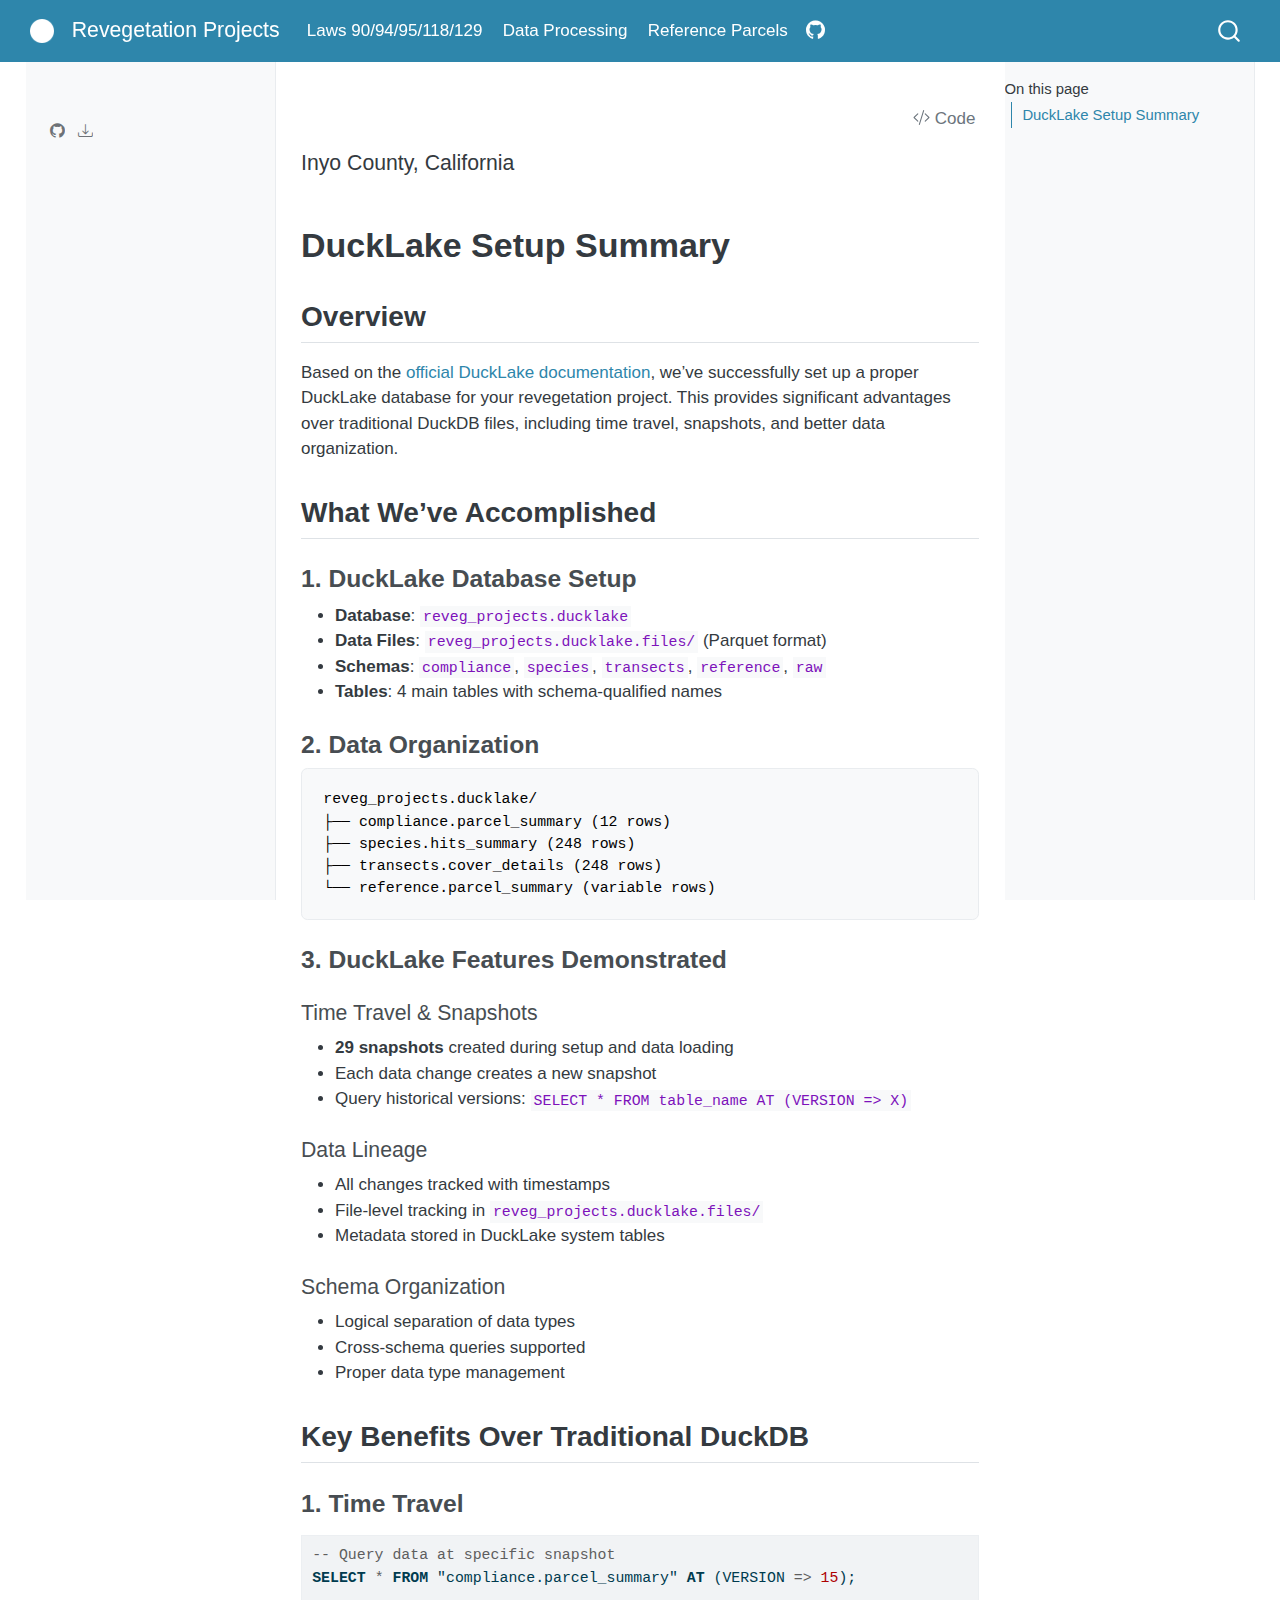
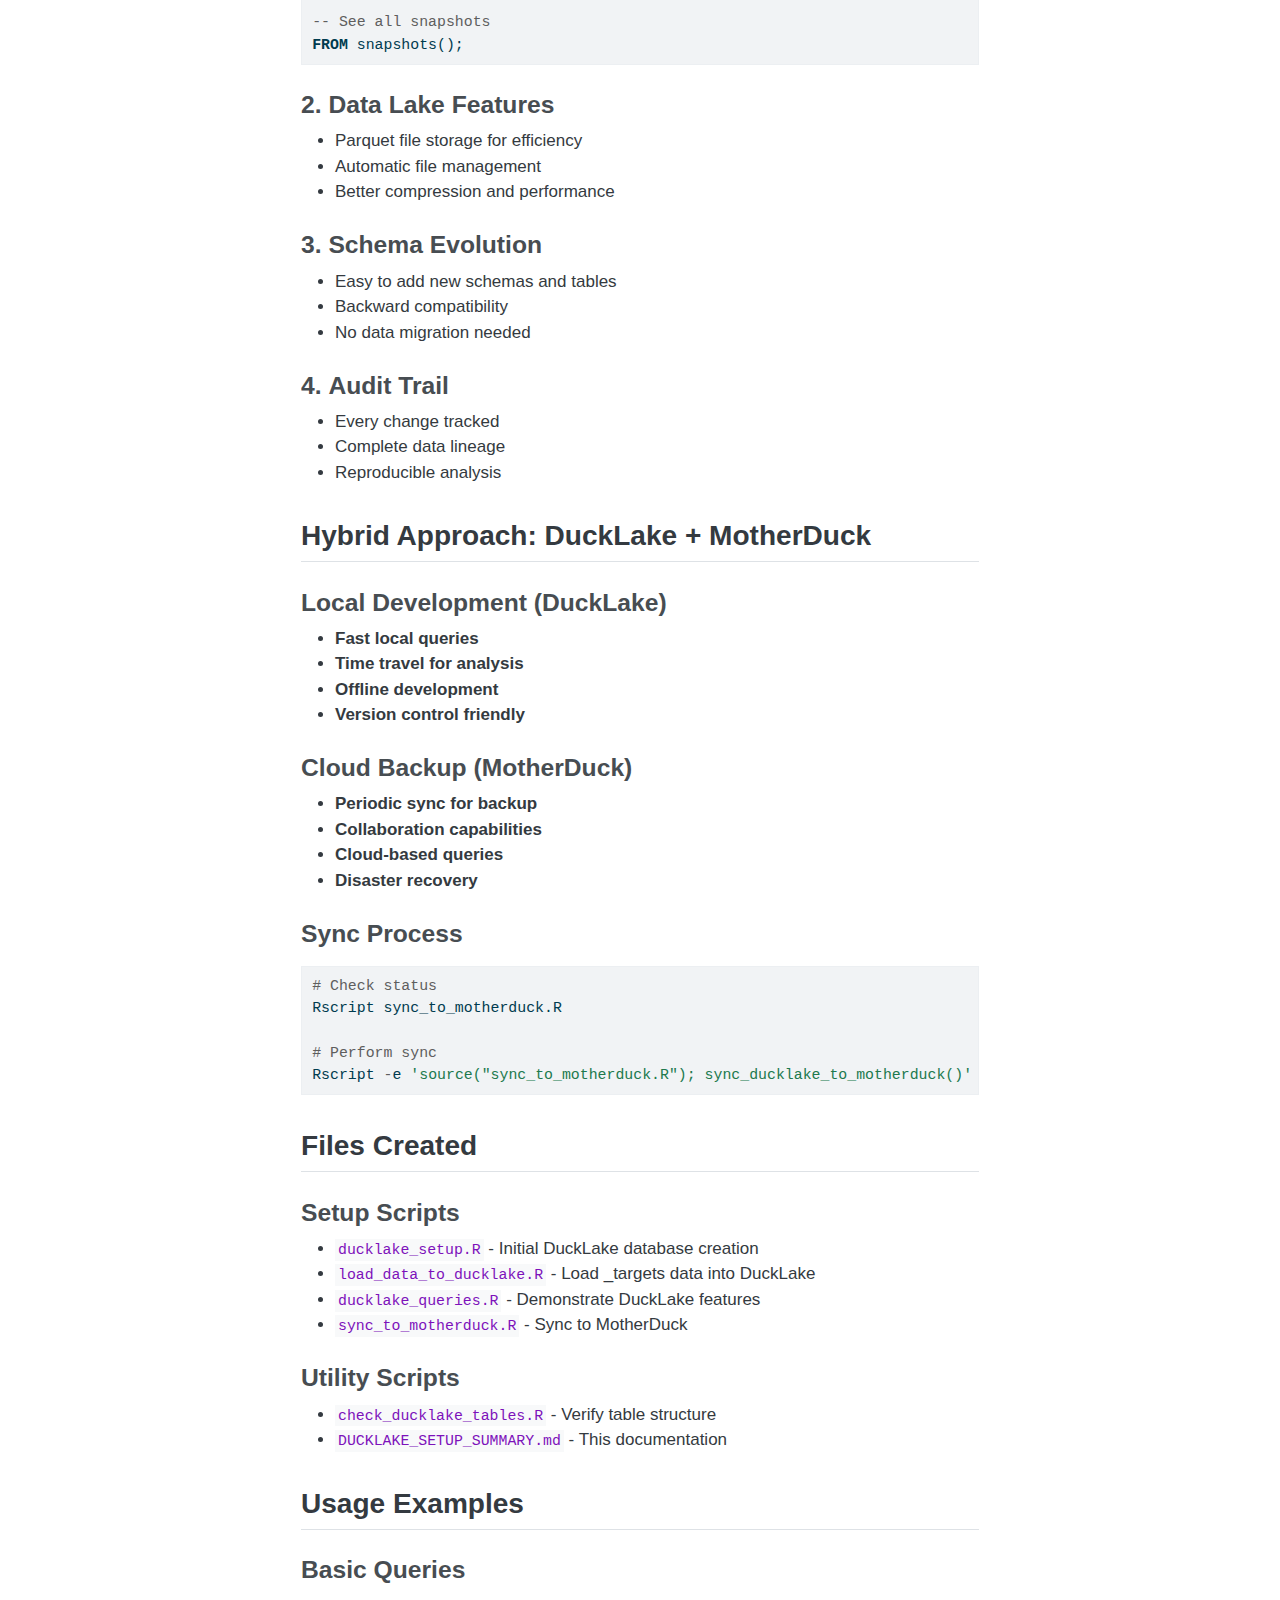
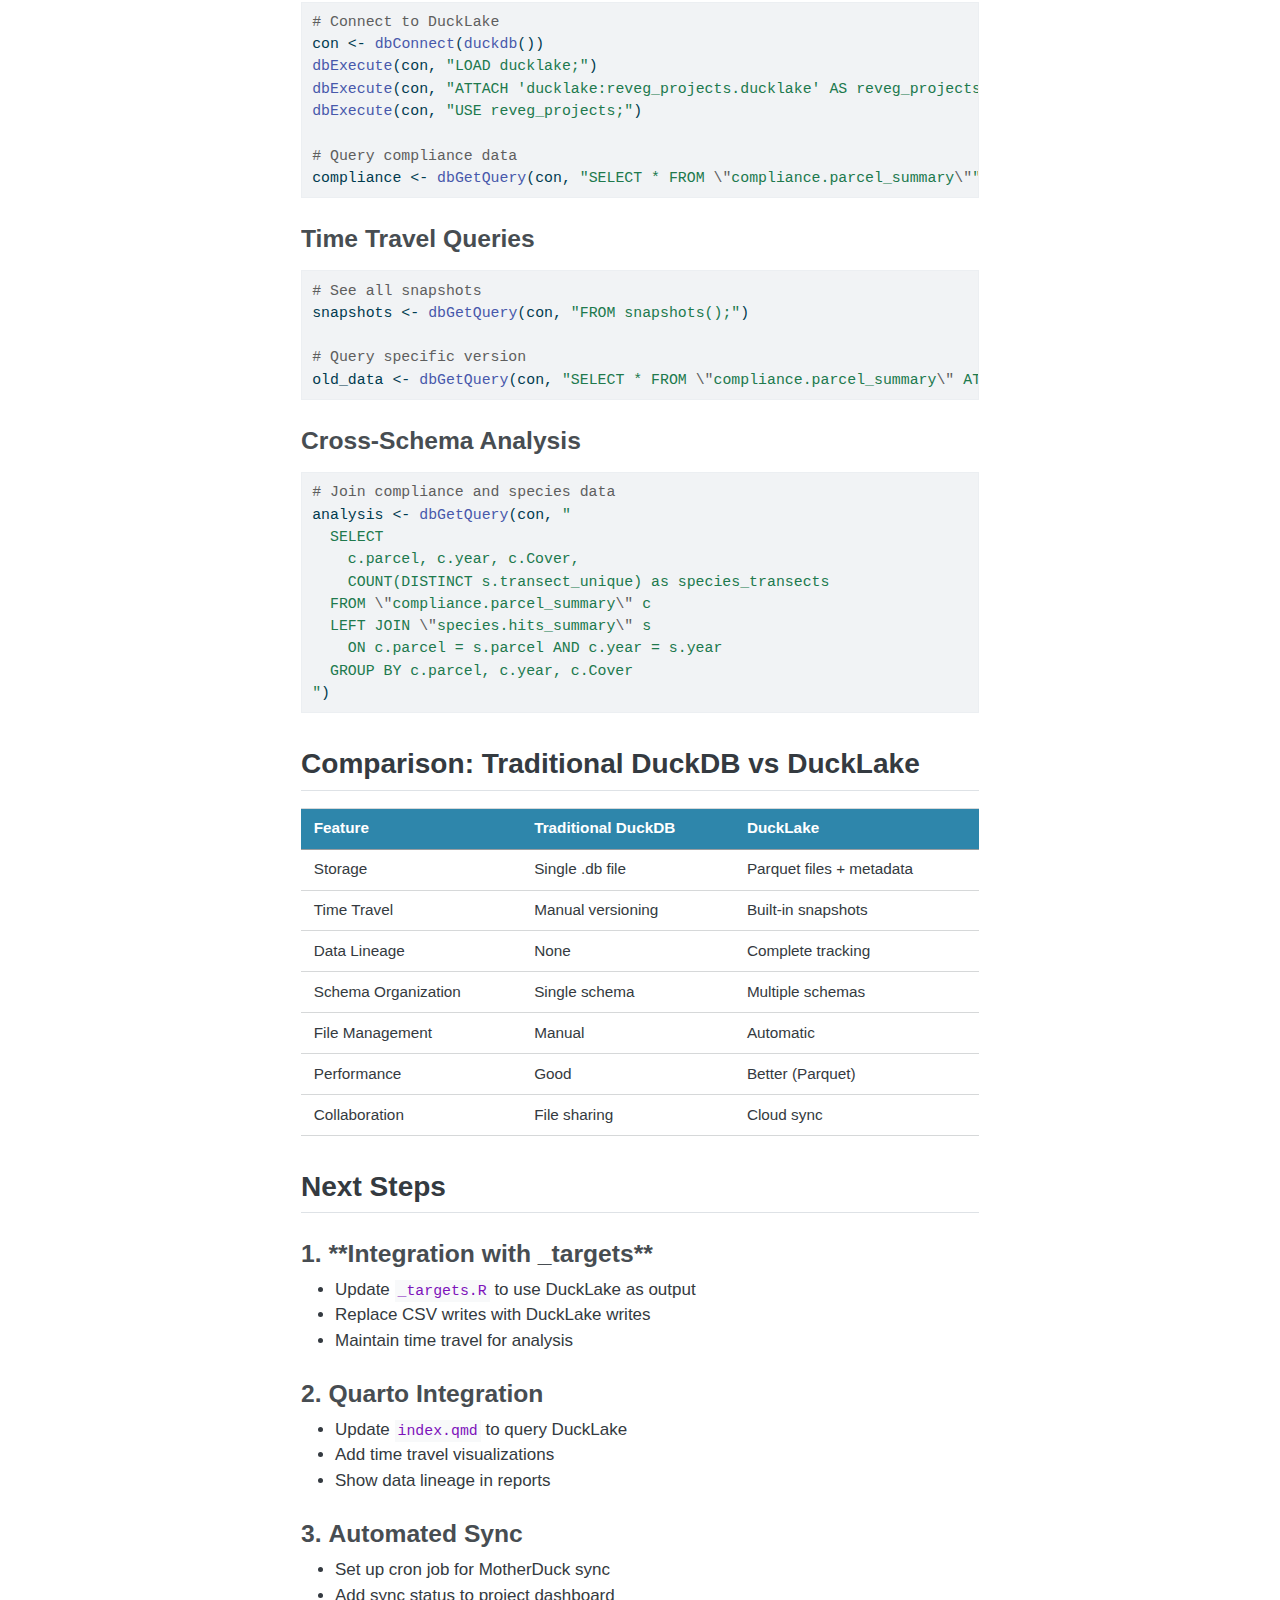
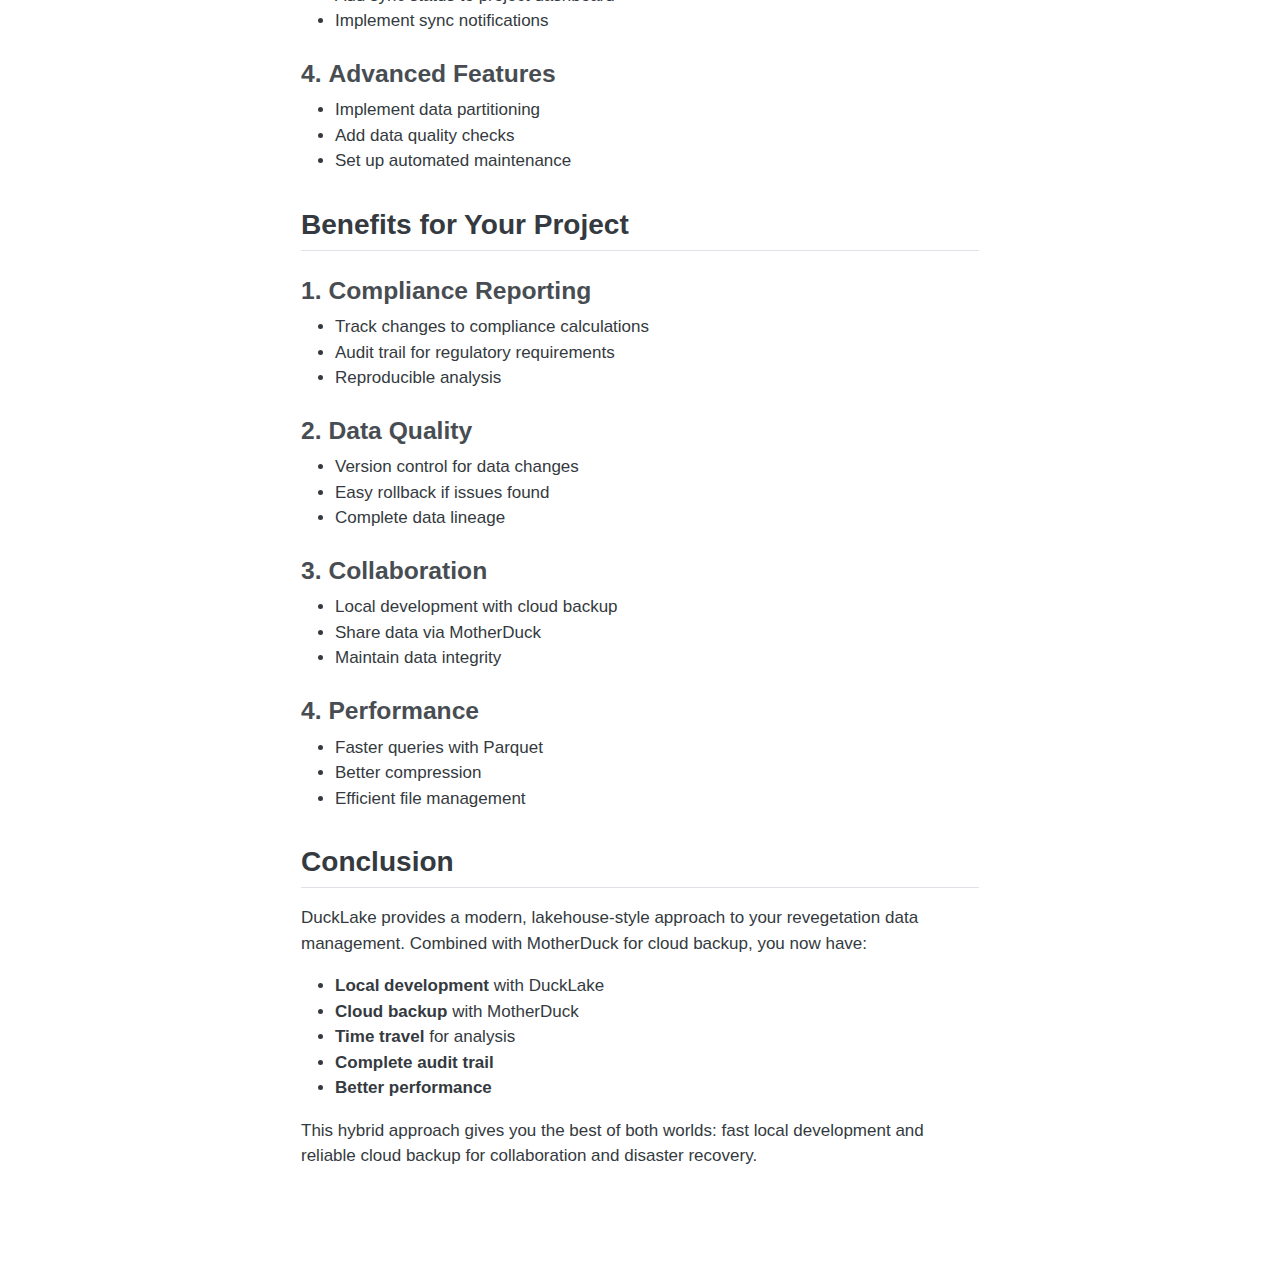
<file: docs/archive/DUCKLAKE_SETUP_SUMMARY.html>
<!DOCTYPE html>
<html xmlns="http://www.w3.org/1999/xhtml" lang="en" xml:lang="en"><head>

<meta charset="utf-8">
<meta name="generator" content="quarto-1.7.33">

<meta name="viewport" content="width=device-width, initial-scale=1.0, user-scalable=yes">


<title>ducklake_setup_summary – Revegetation Projects</title>
<style>
code{white-space: pre-wrap;}
span.smallcaps{font-variant: small-caps;}
div.columns{display: flex; gap: min(4vw, 1.5em);}
div.column{flex: auto; overflow-x: auto;}
div.hanging-indent{margin-left: 1.5em; text-indent: -1.5em;}
ul.task-list{list-style: none;}
ul.task-list li input[type="checkbox"] {
  width: 0.8em;
  margin: 0 0.8em 0.2em -1em; /* quarto-specific, see https://github.com/quarto-dev/quarto-cli/issues/4556 */ 
  vertical-align: middle;
}
/* CSS for syntax highlighting */
html { -webkit-text-size-adjust: 100%; }
pre > code.sourceCode { white-space: pre; position: relative; }
pre > code.sourceCode > span { display: inline-block; line-height: 1.25; }
pre > code.sourceCode > span:empty { height: 1.2em; }
.sourceCode { overflow: visible; }
code.sourceCode > span { color: inherit; text-decoration: inherit; }
div.sourceCode { margin: 1em 0; }
pre.sourceCode { margin: 0; }
@media screen {
div.sourceCode { overflow: auto; }
}
@media print {
pre > code.sourceCode { white-space: pre-wrap; }
pre > code.sourceCode > span { text-indent: -5em; padding-left: 5em; }
}
pre.numberSource code
  { counter-reset: source-line 0; }
pre.numberSource code > span
  { position: relative; left: -4em; counter-increment: source-line; }
pre.numberSource code > span > a:first-child::before
  { content: counter(source-line);
    position: relative; left: -1em; text-align: right; vertical-align: baseline;
    border: none; display: inline-block;
    -webkit-touch-callout: none; -webkit-user-select: none;
    -khtml-user-select: none; -moz-user-select: none;
    -ms-user-select: none; user-select: none;
    padding: 0 4px; width: 4em;
  }
pre.numberSource { margin-left: 3em;  padding-left: 4px; }
div.sourceCode
  {   }
@media screen {
pre > code.sourceCode > span > a:first-child::before { text-decoration: underline; }
}
</style>


<script src="../site_libs/quarto-nav/quarto-nav.js"></script>
<script src="../site_libs/quarto-nav/headroom.min.js"></script>
<script src="../site_libs/clipboard/clipboard.min.js"></script>
<script src="../site_libs/quarto-search/autocomplete.umd.js"></script>
<script src="../site_libs/quarto-search/fuse.min.js"></script>
<script src="../site_libs/quarto-search/quarto-search.js"></script>
<meta name="quarto:offset" content="../">
<script src="../site_libs/quarto-html/quarto.js" type="module"></script>
<script src="../site_libs/quarto-html/tabsets/tabsets.js" type="module"></script>
<script src="../site_libs/quarto-html/popper.min.js"></script>
<script src="../site_libs/quarto-html/tippy.umd.min.js"></script>
<script src="../site_libs/quarto-html/anchor.min.js"></script>
<link href="../site_libs/quarto-html/tippy.css" rel="stylesheet">
<link href="../site_libs/quarto-html/quarto-syntax-highlighting-ea385d0e468b0dd5ea5bf0780b1290d9.css" rel="stylesheet" id="quarto-text-highlighting-styles">
<script src="../site_libs/bootstrap/bootstrap.min.js"></script>
<link href="../site_libs/bootstrap/bootstrap-icons.css" rel="stylesheet">
<link href="../site_libs/bootstrap/bootstrap-5b79cb83d68c65beed7fa3f9c5de1739.min.css" rel="stylesheet" append-hash="true" id="quarto-bootstrap" data-mode="light">
<script id="quarto-search-options" type="application/json">{
  "location": "navbar",
  "copy-button": false,
  "collapse-after": 3,
  "panel-placement": "end",
  "type": "overlay",
  "limit": 50,
  "keyboard-shortcut": [
    "f",
    "/",
    "s"
  ],
  "show-item-context": false,
  "language": {
    "search-no-results-text": "No results",
    "search-matching-documents-text": "matching documents",
    "search-copy-link-title": "Copy link to search",
    "search-hide-matches-text": "Hide additional matches",
    "search-more-match-text": "more match in this document",
    "search-more-matches-text": "more matches in this document",
    "search-clear-button-title": "Clear",
    "search-text-placeholder": "",
    "search-detached-cancel-button-title": "Cancel",
    "search-submit-button-title": "Submit",
    "search-label": "Search"
  }
}</script>


<link rel="stylesheet" href="../styles.css">
</head>

<body class="nav-sidebar floating nav-fixed quarto-light">

<div id="quarto-search-results"></div>
  <header id="quarto-header" class="headroom fixed-top">
    <nav class="navbar navbar-expand-lg " data-bs-theme="dark">
      <div class="navbar-container container-fluid">
      <div class="navbar-brand-container mx-auto">
    <a href="../index.html" class="navbar-brand navbar-brand-logo">
    <img src="../inyo_logo.png" alt="" class="navbar-logo">
    </a>
    <a class="navbar-brand" href="../index.html">
    <span class="navbar-title">Revegetation Projects</span>
    </a>
  </div>
            <div id="quarto-search" class="" title="Search"></div>
          <button class="navbar-toggler" type="button" data-bs-toggle="collapse" data-bs-target="#navbarCollapse" aria-controls="navbarCollapse" role="menu" aria-expanded="false" aria-label="Toggle navigation" onclick="if (window.quartoToggleHeadroom) { window.quartoToggleHeadroom(); }">
  <span class="navbar-toggler-icon"></span>
</button>
          <div class="collapse navbar-collapse" id="navbarCollapse">
            <ul class="navbar-nav navbar-nav-scroll me-auto">
  <li class="nav-item">
    <a class="nav-link" href="../index.html"> 
<span class="menu-text">Laws 90/94/95/118/129</span></a>
  </li>  
  <li class="nav-item">
    <a class="nav-link" href="../data_process.html"> 
<span class="menu-text">Data Processing</span></a>
  </li>  
  <li class="nav-item">
    <a class="nav-link" href="../reference.html"> 
<span class="menu-text">Reference Parcels</span></a>
  </li>  
  <li class="nav-item compact">
    <a class="nav-link active" href="https://github.com/inyo-gov/revegetation-projects" aria-current="page"> <i class="bi bi-github" role="img">
</i> 
<span class="menu-text"></span></a>
  </li>  
</ul>
          </div> <!-- /navcollapse -->
            <div class="quarto-navbar-tools">
</div>
      </div> <!-- /container-fluid -->
    </nav>
  <nav class="quarto-secondary-nav">
    <div class="container-fluid d-flex">
      <button type="button" class="quarto-btn-toggle btn" data-bs-toggle="collapse" role="button" data-bs-target=".quarto-sidebar-collapse-item" aria-controls="quarto-sidebar" aria-expanded="false" aria-label="Toggle sidebar navigation" onclick="if (window.quartoToggleHeadroom) { window.quartoToggleHeadroom(); }">
        <i class="bi bi-layout-text-sidebar-reverse"></i>
      </button>
        <nav class="quarto-page-breadcrumbs" aria-label="breadcrumb"><ol class="breadcrumb"></ol></nav>
        <a class="flex-grow-1" role="navigation" data-bs-toggle="collapse" data-bs-target=".quarto-sidebar-collapse-item" aria-controls="quarto-sidebar" aria-expanded="false" aria-label="Toggle sidebar navigation" onclick="if (window.quartoToggleHeadroom) { window.quartoToggleHeadroom(); }">      
        </a>
      <button type="button" class="btn quarto-search-button" aria-label="Search" onclick="window.quartoOpenSearch();">
        <i class="bi bi-search"></i>
      </button>
    </div>
  </nav>
</header>
<!-- content -->
<div id="quarto-content" class="quarto-container page-columns page-rows-contents page-layout-article page-navbar">
<!-- sidebar -->
  <nav id="quarto-sidebar" class="sidebar collapse collapse-horizontal quarto-sidebar-collapse-item sidebar-navigation floating overflow-auto">
        <div class="mt-2 flex-shrink-0 align-items-center">
        <div class="sidebar-search">
        <div id="quarto-search" class="" title="Search"></div>
        </div>
        </div>
        <div class="sidebar-tools-collapse">
    <a href="https://github.com/inyo-gov/revegetation-projects" title="" class="quarto-navigation-tool px-1" aria-label=""><i class="bi bi-github"></i></a>
    <a href="../data/processed/reference_parcel_summary.csv" title="Download Data" class="quarto-navigation-tool px-1" aria-label="Download Data"><i class="bi bi-download"></i></a>
</div>
</nav>
<div id="quarto-sidebar-glass" class="quarto-sidebar-collapse-item" data-bs-toggle="collapse" data-bs-target=".quarto-sidebar-collapse-item"></div>
<!-- margin-sidebar -->
    <div id="quarto-margin-sidebar" class="sidebar margin-sidebar">
        <nav id="TOC" role="doc-toc" class="toc-active">
    <h2 id="toc-title">On this page</h2>
   
  <ul>
  <li><a href="#ducklake-setup-summary" id="toc-ducklake-setup-summary" class="nav-link active" data-scroll-target="#ducklake-setup-summary">DuckLake Setup Summary</a>
  <ul class="collapse">
  <li><a href="#overview" id="toc-overview" class="nav-link" data-scroll-target="#overview">Overview</a></li>
  <li><a href="#what-weve-accomplished" id="toc-what-weve-accomplished" class="nav-link" data-scroll-target="#what-weve-accomplished">What We’ve Accomplished</a>
  <ul class="collapse">
  <li><a href="#ducklake-database-setup" id="toc-ducklake-database-setup" class="nav-link" data-scroll-target="#ducklake-database-setup">1. DuckLake Database Setup</a></li>
  <li><a href="#data-organization" id="toc-data-organization" class="nav-link" data-scroll-target="#data-organization">2. Data Organization</a></li>
  <li><a href="#ducklake-features-demonstrated" id="toc-ducklake-features-demonstrated" class="nav-link" data-scroll-target="#ducklake-features-demonstrated">3. DuckLake Features Demonstrated</a></li>
  </ul></li>
  <li><a href="#key-benefits-over-traditional-duckdb" id="toc-key-benefits-over-traditional-duckdb" class="nav-link" data-scroll-target="#key-benefits-over-traditional-duckdb">Key Benefits Over Traditional DuckDB</a>
  <ul class="collapse">
  <li><a href="#time-travel" id="toc-time-travel" class="nav-link" data-scroll-target="#time-travel">1. <strong>Time Travel</strong></a></li>
  <li><a href="#data-lake-features" id="toc-data-lake-features" class="nav-link" data-scroll-target="#data-lake-features">2. <strong>Data Lake Features</strong></a></li>
  <li><a href="#schema-evolution" id="toc-schema-evolution" class="nav-link" data-scroll-target="#schema-evolution">3. <strong>Schema Evolution</strong></a></li>
  <li><a href="#audit-trail" id="toc-audit-trail" class="nav-link" data-scroll-target="#audit-trail">4. <strong>Audit Trail</strong></a></li>
  </ul></li>
  <li><a href="#hybrid-approach-ducklake-motherduck" id="toc-hybrid-approach-ducklake-motherduck" class="nav-link" data-scroll-target="#hybrid-approach-ducklake-motherduck">Hybrid Approach: DuckLake + MotherDuck</a>
  <ul class="collapse">
  <li><a href="#local-development-ducklake" id="toc-local-development-ducklake" class="nav-link" data-scroll-target="#local-development-ducklake">Local Development (DuckLake)</a></li>
  <li><a href="#cloud-backup-motherduck" id="toc-cloud-backup-motherduck" class="nav-link" data-scroll-target="#cloud-backup-motherduck">Cloud Backup (MotherDuck)</a></li>
  <li><a href="#sync-process" id="toc-sync-process" class="nav-link" data-scroll-target="#sync-process">Sync Process</a></li>
  </ul></li>
  <li><a href="#files-created" id="toc-files-created" class="nav-link" data-scroll-target="#files-created">Files Created</a>
  <ul class="collapse">
  <li><a href="#setup-scripts" id="toc-setup-scripts" class="nav-link" data-scroll-target="#setup-scripts">Setup Scripts</a></li>
  <li><a href="#utility-scripts" id="toc-utility-scripts" class="nav-link" data-scroll-target="#utility-scripts">Utility Scripts</a></li>
  </ul></li>
  <li><a href="#usage-examples" id="toc-usage-examples" class="nav-link" data-scroll-target="#usage-examples">Usage Examples</a>
  <ul class="collapse">
  <li><a href="#basic-queries" id="toc-basic-queries" class="nav-link" data-scroll-target="#basic-queries">Basic Queries</a></li>
  <li><a href="#time-travel-queries" id="toc-time-travel-queries" class="nav-link" data-scroll-target="#time-travel-queries">Time Travel Queries</a></li>
  <li><a href="#cross-schema-analysis" id="toc-cross-schema-analysis" class="nav-link" data-scroll-target="#cross-schema-analysis">Cross-Schema Analysis</a></li>
  </ul></li>
  <li><a href="#comparison-traditional-duckdb-vs-ducklake" id="toc-comparison-traditional-duckdb-vs-ducklake" class="nav-link" data-scroll-target="#comparison-traditional-duckdb-vs-ducklake">Comparison: Traditional DuckDB vs DuckLake</a></li>
  <li><a href="#next-steps" id="toc-next-steps" class="nav-link" data-scroll-target="#next-steps">Next Steps</a>
  <ul class="collapse">
  <li><a href="#integration-with-_targets" id="toc-integration-with-_targets" class="nav-link" data-scroll-target="#integration-with-_targets">1. **Integration with _targets**</a></li>
  <li><a href="#quarto-integration" id="toc-quarto-integration" class="nav-link" data-scroll-target="#quarto-integration">2. <strong>Quarto Integration</strong></a></li>
  <li><a href="#automated-sync" id="toc-automated-sync" class="nav-link" data-scroll-target="#automated-sync">3. <strong>Automated Sync</strong></a></li>
  <li><a href="#advanced-features" id="toc-advanced-features" class="nav-link" data-scroll-target="#advanced-features">4. <strong>Advanced Features</strong></a></li>
  </ul></li>
  <li><a href="#benefits-for-your-project" id="toc-benefits-for-your-project" class="nav-link" data-scroll-target="#benefits-for-your-project">Benefits for Your Project</a>
  <ul class="collapse">
  <li><a href="#compliance-reporting" id="toc-compliance-reporting" class="nav-link" data-scroll-target="#compliance-reporting">1. <strong>Compliance Reporting</strong></a></li>
  <li><a href="#data-quality" id="toc-data-quality" class="nav-link" data-scroll-target="#data-quality">2. <strong>Data Quality</strong></a></li>
  <li><a href="#collaboration" id="toc-collaboration" class="nav-link" data-scroll-target="#collaboration">3. <strong>Collaboration</strong></a></li>
  <li><a href="#performance" id="toc-performance" class="nav-link" data-scroll-target="#performance">4. <strong>Performance</strong></a></li>
  </ul></li>
  <li><a href="#conclusion" id="toc-conclusion" class="nav-link" data-scroll-target="#conclusion">Conclusion</a></li>
  </ul></li>
  </ul>
</nav>
    </div>
<!-- main -->
<main class="content" id="quarto-document-content"><div class="quarto-title-block"><div class="quarto-title-tools-only"><h1></h1><button type="button" class="btn code-tools-button" id="quarto-code-tools-source"><i class="bi"></i> Code</button></div></div>

<header id="title-block-header" class="quarto-title-block default">
<div class="quarto-title">
<p class="subtitle lead">Inyo County, California</p>
</div>



<div class="quarto-title-meta">

    
  
    
  </div>
  


</header>


<section id="ducklake-setup-summary" class="level1">
<h1>DuckLake Setup Summary</h1>
<section id="overview" class="level2">
<h2 class="anchored" data-anchor-id="overview">Overview</h2>
<p>Based on the <a href="https://ducklake.select/docs/stable/duckdb/introduction">official DuckLake documentation</a>, we’ve successfully set up a proper DuckLake database for your revegetation project. This provides significant advantages over traditional DuckDB files, including time travel, snapshots, and better data organization.</p>
</section>
<section id="what-weve-accomplished" class="level2">
<h2 class="anchored" data-anchor-id="what-weve-accomplished">What We’ve Accomplished</h2>
<section id="ducklake-database-setup" class="level3">
<h3 class="anchored" data-anchor-id="ducklake-database-setup">1. DuckLake Database Setup</h3>
<ul>
<li><strong>Database</strong>: <code>reveg_projects.ducklake</code></li>
<li><strong>Data Files</strong>: <code>reveg_projects.ducklake.files/</code> (Parquet format)</li>
<li><strong>Schemas</strong>: <code>compliance</code>, <code>species</code>, <code>transects</code>, <code>reference</code>, <code>raw</code></li>
<li><strong>Tables</strong>: 4 main tables with schema-qualified names</li>
</ul>
</section>
<section id="data-organization" class="level3">
<h3 class="anchored" data-anchor-id="data-organization">2. Data Organization</h3>
<pre><code>reveg_projects.ducklake/
├── compliance.parcel_summary (12 rows)
├── species.hits_summary (248 rows)
├── transects.cover_details (248 rows)
└── reference.parcel_summary (variable rows)</code></pre>
</section>
<section id="ducklake-features-demonstrated" class="level3">
<h3 class="anchored" data-anchor-id="ducklake-features-demonstrated">3. DuckLake Features Demonstrated</h3>
<section id="time-travel-snapshots" class="level4">
<h4 class="anchored" data-anchor-id="time-travel-snapshots">Time Travel &amp; Snapshots</h4>
<ul>
<li><strong>29 snapshots</strong> created during setup and data loading</li>
<li>Each data change creates a new snapshot</li>
<li>Query historical versions: <code>SELECT * FROM table_name AT (VERSION =&gt; X)</code></li>
</ul>
</section>
<section id="data-lineage" class="level4">
<h4 class="anchored" data-anchor-id="data-lineage">Data Lineage</h4>
<ul>
<li>All changes tracked with timestamps</li>
<li>File-level tracking in <code>reveg_projects.ducklake.files/</code></li>
<li>Metadata stored in DuckLake system tables</li>
</ul>
</section>
<section id="schema-organization" class="level4">
<h4 class="anchored" data-anchor-id="schema-organization">Schema Organization</h4>
<ul>
<li>Logical separation of data types</li>
<li>Cross-schema queries supported</li>
<li>Proper data type management</li>
</ul>
</section>
</section>
</section>
<section id="key-benefits-over-traditional-duckdb" class="level2">
<h2 class="anchored" data-anchor-id="key-benefits-over-traditional-duckdb">Key Benefits Over Traditional DuckDB</h2>
<section id="time-travel" class="level3">
<h3 class="anchored" data-anchor-id="time-travel">1. <strong>Time Travel</strong></h3>
<div class="sourceCode" id="cb2"><pre class="sourceCode sql code-with-copy"><code class="sourceCode sql"><span id="cb2-1"><a href="#cb2-1" aria-hidden="true" tabindex="-1"></a><span class="co">-- Query data at specific snapshot</span></span>
<span id="cb2-2"><a href="#cb2-2" aria-hidden="true" tabindex="-1"></a><span class="kw">SELECT</span> <span class="op">*</span> <span class="kw">FROM</span> <span class="ot">"compliance.parcel_summary"</span> <span class="kw">AT</span> (VERSION <span class="op">=&gt;</span> <span class="dv">15</span>);</span>
<span id="cb2-3"><a href="#cb2-3" aria-hidden="true" tabindex="-1"></a></span>
<span id="cb2-4"><a href="#cb2-4" aria-hidden="true" tabindex="-1"></a><span class="co">-- See all snapshots</span></span>
<span id="cb2-5"><a href="#cb2-5" aria-hidden="true" tabindex="-1"></a><span class="kw">FROM</span> snapshots();</span></code><button title="Copy to Clipboard" class="code-copy-button"><i class="bi"></i></button></pre></div>
</section>
<section id="data-lake-features" class="level3">
<h3 class="anchored" data-anchor-id="data-lake-features">2. <strong>Data Lake Features</strong></h3>
<ul>
<li>Parquet file storage for efficiency</li>
<li>Automatic file management</li>
<li>Better compression and performance</li>
</ul>
</section>
<section id="schema-evolution" class="level3">
<h3 class="anchored" data-anchor-id="schema-evolution">3. <strong>Schema Evolution</strong></h3>
<ul>
<li>Easy to add new schemas and tables</li>
<li>Backward compatibility</li>
<li>No data migration needed</li>
</ul>
</section>
<section id="audit-trail" class="level3">
<h3 class="anchored" data-anchor-id="audit-trail">4. <strong>Audit Trail</strong></h3>
<ul>
<li>Every change tracked</li>
<li>Complete data lineage</li>
<li>Reproducible analysis</li>
</ul>
</section>
</section>
<section id="hybrid-approach-ducklake-motherduck" class="level2">
<h2 class="anchored" data-anchor-id="hybrid-approach-ducklake-motherduck">Hybrid Approach: DuckLake + MotherDuck</h2>
<section id="local-development-ducklake" class="level3">
<h3 class="anchored" data-anchor-id="local-development-ducklake">Local Development (DuckLake)</h3>
<ul>
<li><strong>Fast local queries</strong></li>
<li><strong>Time travel for analysis</strong></li>
<li><strong>Offline development</strong></li>
<li><strong>Version control friendly</strong></li>
</ul>
</section>
<section id="cloud-backup-motherduck" class="level3">
<h3 class="anchored" data-anchor-id="cloud-backup-motherduck">Cloud Backup (MotherDuck)</h3>
<ul>
<li><strong>Periodic sync for backup</strong></li>
<li><strong>Collaboration capabilities</strong></li>
<li><strong>Cloud-based queries</strong></li>
<li><strong>Disaster recovery</strong></li>
</ul>
</section>
<section id="sync-process" class="level3">
<h3 class="anchored" data-anchor-id="sync-process">Sync Process</h3>
<div class="sourceCode" id="cb3"><pre class="sourceCode r code-with-copy"><code class="sourceCode r"><span id="cb3-1"><a href="#cb3-1" aria-hidden="true" tabindex="-1"></a><span class="co"># Check status</span></span>
<span id="cb3-2"><a href="#cb3-2" aria-hidden="true" tabindex="-1"></a>Rscript sync_to_motherduck.R</span>
<span id="cb3-3"><a href="#cb3-3" aria-hidden="true" tabindex="-1"></a></span>
<span id="cb3-4"><a href="#cb3-4" aria-hidden="true" tabindex="-1"></a><span class="co"># Perform sync</span></span>
<span id="cb3-5"><a href="#cb3-5" aria-hidden="true" tabindex="-1"></a>Rscript <span class="sc">-</span>e <span class="st">'source("sync_to_motherduck.R"); sync_ducklake_to_motherduck()'</span></span></code><button title="Copy to Clipboard" class="code-copy-button"><i class="bi"></i></button></pre></div>
</section>
</section>
<section id="files-created" class="level2">
<h2 class="anchored" data-anchor-id="files-created">Files Created</h2>
<section id="setup-scripts" class="level3">
<h3 class="anchored" data-anchor-id="setup-scripts">Setup Scripts</h3>
<ul>
<li><code>ducklake_setup.R</code> - Initial DuckLake database creation</li>
<li><code>load_data_to_ducklake.R</code> - Load _targets data into DuckLake</li>
<li><code>ducklake_queries.R</code> - Demonstrate DuckLake features</li>
<li><code>sync_to_motherduck.R</code> - Sync to MotherDuck</li>
</ul>
</section>
<section id="utility-scripts" class="level3">
<h3 class="anchored" data-anchor-id="utility-scripts">Utility Scripts</h3>
<ul>
<li><code>check_ducklake_tables.R</code> - Verify table structure</li>
<li><code>DUCKLAKE_SETUP_SUMMARY.md</code> - This documentation</li>
</ul>
</section>
</section>
<section id="usage-examples" class="level2">
<h2 class="anchored" data-anchor-id="usage-examples">Usage Examples</h2>
<section id="basic-queries" class="level3">
<h3 class="anchored" data-anchor-id="basic-queries">Basic Queries</h3>
<div class="sourceCode" id="cb4"><pre class="sourceCode r code-with-copy"><code class="sourceCode r"><span id="cb4-1"><a href="#cb4-1" aria-hidden="true" tabindex="-1"></a><span class="co"># Connect to DuckLake</span></span>
<span id="cb4-2"><a href="#cb4-2" aria-hidden="true" tabindex="-1"></a>con <span class="ot">&lt;-</span> <span class="fu">dbConnect</span>(<span class="fu">duckdb</span>())</span>
<span id="cb4-3"><a href="#cb4-3" aria-hidden="true" tabindex="-1"></a><span class="fu">dbExecute</span>(con, <span class="st">"LOAD ducklake;"</span>)</span>
<span id="cb4-4"><a href="#cb4-4" aria-hidden="true" tabindex="-1"></a><span class="fu">dbExecute</span>(con, <span class="st">"ATTACH 'ducklake:reveg_projects.ducklake' AS reveg_projects;"</span>)</span>
<span id="cb4-5"><a href="#cb4-5" aria-hidden="true" tabindex="-1"></a><span class="fu">dbExecute</span>(con, <span class="st">"USE reveg_projects;"</span>)</span>
<span id="cb4-6"><a href="#cb4-6" aria-hidden="true" tabindex="-1"></a></span>
<span id="cb4-7"><a href="#cb4-7" aria-hidden="true" tabindex="-1"></a><span class="co"># Query compliance data</span></span>
<span id="cb4-8"><a href="#cb4-8" aria-hidden="true" tabindex="-1"></a>compliance <span class="ot">&lt;-</span> <span class="fu">dbGetQuery</span>(con, <span class="st">"SELECT * FROM </span><span class="sc">\"</span><span class="st">compliance.parcel_summary</span><span class="sc">\"</span><span class="st">"</span>)</span></code><button title="Copy to Clipboard" class="code-copy-button"><i class="bi"></i></button></pre></div>
</section>
<section id="time-travel-queries" class="level3">
<h3 class="anchored" data-anchor-id="time-travel-queries">Time Travel Queries</h3>
<div class="sourceCode" id="cb5"><pre class="sourceCode r code-with-copy"><code class="sourceCode r"><span id="cb5-1"><a href="#cb5-1" aria-hidden="true" tabindex="-1"></a><span class="co"># See all snapshots</span></span>
<span id="cb5-2"><a href="#cb5-2" aria-hidden="true" tabindex="-1"></a>snapshots <span class="ot">&lt;-</span> <span class="fu">dbGetQuery</span>(con, <span class="st">"FROM snapshots();"</span>)</span>
<span id="cb5-3"><a href="#cb5-3" aria-hidden="true" tabindex="-1"></a></span>
<span id="cb5-4"><a href="#cb5-4" aria-hidden="true" tabindex="-1"></a><span class="co"># Query specific version</span></span>
<span id="cb5-5"><a href="#cb5-5" aria-hidden="true" tabindex="-1"></a>old_data <span class="ot">&lt;-</span> <span class="fu">dbGetQuery</span>(con, <span class="st">"SELECT * FROM </span><span class="sc">\"</span><span class="st">compliance.parcel_summary</span><span class="sc">\"</span><span class="st"> AT (VERSION =&gt; 10)"</span>)</span></code><button title="Copy to Clipboard" class="code-copy-button"><i class="bi"></i></button></pre></div>
</section>
<section id="cross-schema-analysis" class="level3">
<h3 class="anchored" data-anchor-id="cross-schema-analysis">Cross-Schema Analysis</h3>
<div class="sourceCode" id="cb6"><pre class="sourceCode r code-with-copy"><code class="sourceCode r"><span id="cb6-1"><a href="#cb6-1" aria-hidden="true" tabindex="-1"></a><span class="co"># Join compliance and species data</span></span>
<span id="cb6-2"><a href="#cb6-2" aria-hidden="true" tabindex="-1"></a>analysis <span class="ot">&lt;-</span> <span class="fu">dbGetQuery</span>(con, <span class="st">"</span></span>
<span id="cb6-3"><a href="#cb6-3" aria-hidden="true" tabindex="-1"></a><span class="st">  SELECT </span></span>
<span id="cb6-4"><a href="#cb6-4" aria-hidden="true" tabindex="-1"></a><span class="st">    c.parcel, c.year, c.Cover,</span></span>
<span id="cb6-5"><a href="#cb6-5" aria-hidden="true" tabindex="-1"></a><span class="st">    COUNT(DISTINCT s.transect_unique) as species_transects</span></span>
<span id="cb6-6"><a href="#cb6-6" aria-hidden="true" tabindex="-1"></a><span class="st">  FROM </span><span class="sc">\"</span><span class="st">compliance.parcel_summary</span><span class="sc">\"</span><span class="st"> c</span></span>
<span id="cb6-7"><a href="#cb6-7" aria-hidden="true" tabindex="-1"></a><span class="st">  LEFT JOIN </span><span class="sc">\"</span><span class="st">species.hits_summary</span><span class="sc">\"</span><span class="st"> s </span></span>
<span id="cb6-8"><a href="#cb6-8" aria-hidden="true" tabindex="-1"></a><span class="st">    ON c.parcel = s.parcel AND c.year = s.year</span></span>
<span id="cb6-9"><a href="#cb6-9" aria-hidden="true" tabindex="-1"></a><span class="st">  GROUP BY c.parcel, c.year, c.Cover</span></span>
<span id="cb6-10"><a href="#cb6-10" aria-hidden="true" tabindex="-1"></a><span class="st">"</span>)</span></code><button title="Copy to Clipboard" class="code-copy-button"><i class="bi"></i></button></pre></div>
</section>
</section>
<section id="comparison-traditional-duckdb-vs-ducklake" class="level2">
<h2 class="anchored" data-anchor-id="comparison-traditional-duckdb-vs-ducklake">Comparison: Traditional DuckDB vs DuckLake</h2>
<table class="caption-top table">
<thead>
<tr class="header">
<th>Feature</th>
<th>Traditional DuckDB</th>
<th>DuckLake</th>
</tr>
</thead>
<tbody>
<tr class="odd">
<td>Storage</td>
<td>Single .db file</td>
<td>Parquet files + metadata</td>
</tr>
<tr class="even">
<td>Time Travel</td>
<td>Manual versioning</td>
<td>Built-in snapshots</td>
</tr>
<tr class="odd">
<td>Data Lineage</td>
<td>None</td>
<td>Complete tracking</td>
</tr>
<tr class="even">
<td>Schema Organization</td>
<td>Single schema</td>
<td>Multiple schemas</td>
</tr>
<tr class="odd">
<td>File Management</td>
<td>Manual</td>
<td>Automatic</td>
</tr>
<tr class="even">
<td>Performance</td>
<td>Good</td>
<td>Better (Parquet)</td>
</tr>
<tr class="odd">
<td>Collaboration</td>
<td>File sharing</td>
<td>Cloud sync</td>
</tr>
</tbody>
</table>
</section>
<section id="next-steps" class="level2">
<h2 class="anchored" data-anchor-id="next-steps">Next Steps</h2>
<section id="integration-with-_targets" class="level3">
<h3 class="anchored" data-anchor-id="integration-with-_targets">1. **Integration with _targets**</h3>
<ul>
<li>Update <code>_targets.R</code> to use DuckLake as output</li>
<li>Replace CSV writes with DuckLake writes</li>
<li>Maintain time travel for analysis</li>
</ul>
</section>
<section id="quarto-integration" class="level3">
<h3 class="anchored" data-anchor-id="quarto-integration">2. <strong>Quarto Integration</strong></h3>
<ul>
<li>Update <code>index.qmd</code> to query DuckLake</li>
<li>Add time travel visualizations</li>
<li>Show data lineage in reports</li>
</ul>
</section>
<section id="automated-sync" class="level3">
<h3 class="anchored" data-anchor-id="automated-sync">3. <strong>Automated Sync</strong></h3>
<ul>
<li>Set up cron job for MotherDuck sync</li>
<li>Add sync status to project dashboard</li>
<li>Implement sync notifications</li>
</ul>
</section>
<section id="advanced-features" class="level3">
<h3 class="anchored" data-anchor-id="advanced-features">4. <strong>Advanced Features</strong></h3>
<ul>
<li>Implement data partitioning</li>
<li>Add data quality checks</li>
<li>Set up automated maintenance</li>
</ul>
</section>
</section>
<section id="benefits-for-your-project" class="level2">
<h2 class="anchored" data-anchor-id="benefits-for-your-project">Benefits for Your Project</h2>
<section id="compliance-reporting" class="level3">
<h3 class="anchored" data-anchor-id="compliance-reporting">1. <strong>Compliance Reporting</strong></h3>
<ul>
<li>Track changes to compliance calculations</li>
<li>Audit trail for regulatory requirements</li>
<li>Reproducible analysis</li>
</ul>
</section>
<section id="data-quality" class="level3">
<h3 class="anchored" data-anchor-id="data-quality">2. <strong>Data Quality</strong></h3>
<ul>
<li>Version control for data changes</li>
<li>Easy rollback if issues found</li>
<li>Complete data lineage</li>
</ul>
</section>
<section id="collaboration" class="level3">
<h3 class="anchored" data-anchor-id="collaboration">3. <strong>Collaboration</strong></h3>
<ul>
<li>Local development with cloud backup</li>
<li>Share data via MotherDuck</li>
<li>Maintain data integrity</li>
</ul>
</section>
<section id="performance" class="level3">
<h3 class="anchored" data-anchor-id="performance">4. <strong>Performance</strong></h3>
<ul>
<li>Faster queries with Parquet</li>
<li>Better compression</li>
<li>Efficient file management</li>
</ul>
</section>
</section>
<section id="conclusion" class="level2">
<h2 class="anchored" data-anchor-id="conclusion">Conclusion</h2>
<p>DuckLake provides a modern, lakehouse-style approach to your revegetation data management. Combined with MotherDuck for cloud backup, you now have:</p>
<ul>
<li><strong>Local development</strong> with DuckLake</li>
<li><strong>Cloud backup</strong> with MotherDuck</li>
<li><strong>Time travel</strong> for analysis</li>
<li><strong>Complete audit trail</strong></li>
<li><strong>Better performance</strong></li>
</ul>
<p>This hybrid approach gives you the best of both worlds: fast local development and reliable cloud backup for collaboration and disaster recovery.</p>


<!-- -->

</section>
</section>

</main> <!-- /main -->
<script id="quarto-html-after-body" type="application/javascript">
  window.document.addEventListener("DOMContentLoaded", function (event) {
    const icon = "";
    const anchorJS = new window.AnchorJS();
    anchorJS.options = {
      placement: 'right',
      icon: icon
    };
    anchorJS.add('.anchored');
    const isCodeAnnotation = (el) => {
      for (const clz of el.classList) {
        if (clz.startsWith('code-annotation-')) {                     
          return true;
        }
      }
      return false;
    }
    const onCopySuccess = function(e) {
      // button target
      const button = e.trigger;
      // don't keep focus
      button.blur();
      // flash "checked"
      button.classList.add('code-copy-button-checked');
      var currentTitle = button.getAttribute("title");
      button.setAttribute("title", "Copied!");
      let tooltip;
      if (window.bootstrap) {
        button.setAttribute("data-bs-toggle", "tooltip");
        button.setAttribute("data-bs-placement", "left");
        button.setAttribute("data-bs-title", "Copied!");
        tooltip = new bootstrap.Tooltip(button, 
          { trigger: "manual", 
            customClass: "code-copy-button-tooltip",
            offset: [0, -8]});
        tooltip.show();    
      }
      setTimeout(function() {
        if (tooltip) {
          tooltip.hide();
          button.removeAttribute("data-bs-title");
          button.removeAttribute("data-bs-toggle");
          button.removeAttribute("data-bs-placement");
        }
        button.setAttribute("title", currentTitle);
        button.classList.remove('code-copy-button-checked');
      }, 1000);
      // clear code selection
      e.clearSelection();
    }
    const getTextToCopy = function(trigger) {
        const codeEl = trigger.previousElementSibling.cloneNode(true);
        for (const childEl of codeEl.children) {
          if (isCodeAnnotation(childEl)) {
            childEl.remove();
          }
        }
        return codeEl.innerText;
    }
    const clipboard = new window.ClipboardJS('.code-copy-button:not([data-in-quarto-modal])', {
      text: getTextToCopy
    });
    clipboard.on('success', onCopySuccess);
    if (window.document.getElementById('quarto-embedded-source-code-modal')) {
      const clipboardModal = new window.ClipboardJS('.code-copy-button[data-in-quarto-modal]', {
        text: getTextToCopy,
        container: window.document.getElementById('quarto-embedded-source-code-modal')
      });
      clipboardModal.on('success', onCopySuccess);
    }
    const viewSource = window.document.getElementById('quarto-view-source') ||
                       window.document.getElementById('quarto-code-tools-source');
    if (viewSource) {
      const sourceUrl = viewSource.getAttribute("data-quarto-source-url");
      viewSource.addEventListener("click", function(e) {
        if (sourceUrl) {
          // rstudio viewer pane
          if (/\bcapabilities=\b/.test(window.location)) {
            window.open(sourceUrl);
          } else {
            window.location.href = sourceUrl;
          }
        } else {
          const modal = new bootstrap.Modal(document.getElementById('quarto-embedded-source-code-modal'));
          modal.show();
        }
        return false;
      });
    }
    function toggleCodeHandler(show) {
      return function(e) {
        const detailsSrc = window.document.querySelectorAll(".cell > details > .sourceCode");
        for (let i=0; i<detailsSrc.length; i++) {
          const details = detailsSrc[i].parentElement;
          if (show) {
            details.open = true;
          } else {
            details.removeAttribute("open");
          }
        }
        const cellCodeDivs = window.document.querySelectorAll(".cell > .sourceCode");
        const fromCls = show ? "hidden" : "unhidden";
        const toCls = show ? "unhidden" : "hidden";
        for (let i=0; i<cellCodeDivs.length; i++) {
          const codeDiv = cellCodeDivs[i];
          if (codeDiv.classList.contains(fromCls)) {
            codeDiv.classList.remove(fromCls);
            codeDiv.classList.add(toCls);
          } 
        }
        return false;
      }
    }
    const hideAllCode = window.document.getElementById("quarto-hide-all-code");
    if (hideAllCode) {
      hideAllCode.addEventListener("click", toggleCodeHandler(false));
    }
    const showAllCode = window.document.getElementById("quarto-show-all-code");
    if (showAllCode) {
      showAllCode.addEventListener("click", toggleCodeHandler(true));
    }
      var localhostRegex = new RegExp(/^(?:http|https):\/\/localhost\:?[0-9]*\//);
      var mailtoRegex = new RegExp(/^mailto:/);
        var filterRegex = new RegExp('/' + window.location.host + '/');
      var isInternal = (href) => {
          return filterRegex.test(href) || localhostRegex.test(href) || mailtoRegex.test(href);
      }
      // Inspect non-navigation links and adorn them if external
     var links = window.document.querySelectorAll('a[href]:not(.nav-link):not(.navbar-brand):not(.toc-action):not(.sidebar-link):not(.sidebar-item-toggle):not(.pagination-link):not(.no-external):not([aria-hidden]):not(.dropdown-item):not(.quarto-navigation-tool):not(.about-link)');
      for (var i=0; i<links.length; i++) {
        const link = links[i];
        if (!isInternal(link.href)) {
          // undo the damage that might have been done by quarto-nav.js in the case of
          // links that we want to consider external
          if (link.dataset.originalHref !== undefined) {
            link.href = link.dataset.originalHref;
          }
        }
      }
    function tippyHover(el, contentFn, onTriggerFn, onUntriggerFn) {
      const config = {
        allowHTML: true,
        maxWidth: 500,
        delay: 100,
        arrow: false,
        appendTo: function(el) {
            return el.parentElement;
        },
        interactive: true,
        interactiveBorder: 10,
        theme: 'quarto',
        placement: 'bottom-start',
      };
      if (contentFn) {
        config.content = contentFn;
      }
      if (onTriggerFn) {
        config.onTrigger = onTriggerFn;
      }
      if (onUntriggerFn) {
        config.onUntrigger = onUntriggerFn;
      }
      window.tippy(el, config); 
    }
    const noterefs = window.document.querySelectorAll('a[role="doc-noteref"]');
    for (var i=0; i<noterefs.length; i++) {
      const ref = noterefs[i];
      tippyHover(ref, function() {
        // use id or data attribute instead here
        let href = ref.getAttribute('data-footnote-href') || ref.getAttribute('href');
        try { href = new URL(href).hash; } catch {}
        const id = href.replace(/^#\/?/, "");
        const note = window.document.getElementById(id);
        if (note) {
          return note.innerHTML;
        } else {
          return "";
        }
      });
    }
    const xrefs = window.document.querySelectorAll('a.quarto-xref');
    const processXRef = (id, note) => {
      // Strip column container classes
      const stripColumnClz = (el) => {
        el.classList.remove("page-full", "page-columns");
        if (el.children) {
          for (const child of el.children) {
            stripColumnClz(child);
          }
        }
      }
      stripColumnClz(note)
      if (id === null || id.startsWith('sec-')) {
        // Special case sections, only their first couple elements
        const container = document.createElement("div");
        if (note.children && note.children.length > 2) {
          container.appendChild(note.children[0].cloneNode(true));
          for (let i = 1; i < note.children.length; i++) {
            const child = note.children[i];
            if (child.tagName === "P" && child.innerText === "") {
              continue;
            } else {
              container.appendChild(child.cloneNode(true));
              break;
            }
          }
          if (window.Quarto?.typesetMath) {
            window.Quarto.typesetMath(container);
          }
          return container.innerHTML
        } else {
          if (window.Quarto?.typesetMath) {
            window.Quarto.typesetMath(note);
          }
          return note.innerHTML;
        }
      } else {
        // Remove any anchor links if they are present
        const anchorLink = note.querySelector('a.anchorjs-link');
        if (anchorLink) {
          anchorLink.remove();
        }
        if (window.Quarto?.typesetMath) {
          window.Quarto.typesetMath(note);
        }
        if (note.classList.contains("callout")) {
          return note.outerHTML;
        } else {
          return note.innerHTML;
        }
      }
    }
    for (var i=0; i<xrefs.length; i++) {
      const xref = xrefs[i];
      tippyHover(xref, undefined, function(instance) {
        instance.disable();
        let url = xref.getAttribute('href');
        let hash = undefined; 
        if (url.startsWith('#')) {
          hash = url;
        } else {
          try { hash = new URL(url).hash; } catch {}
        }
        if (hash) {
          const id = hash.replace(/^#\/?/, "");
          const note = window.document.getElementById(id);
          if (note !== null) {
            try {
              const html = processXRef(id, note.cloneNode(true));
              instance.setContent(html);
            } finally {
              instance.enable();
              instance.show();
            }
          } else {
            // See if we can fetch this
            fetch(url.split('#')[0])
            .then(res => res.text())
            .then(html => {
              const parser = new DOMParser();
              const htmlDoc = parser.parseFromString(html, "text/html");
              const note = htmlDoc.getElementById(id);
              if (note !== null) {
                const html = processXRef(id, note);
                instance.setContent(html);
              } 
            }).finally(() => {
              instance.enable();
              instance.show();
            });
          }
        } else {
          // See if we can fetch a full url (with no hash to target)
          // This is a special case and we should probably do some content thinning / targeting
          fetch(url)
          .then(res => res.text())
          .then(html => {
            const parser = new DOMParser();
            const htmlDoc = parser.parseFromString(html, "text/html");
            const note = htmlDoc.querySelector('main.content');
            if (note !== null) {
              // This should only happen for chapter cross references
              // (since there is no id in the URL)
              // remove the first header
              if (note.children.length > 0 && note.children[0].tagName === "HEADER") {
                note.children[0].remove();
              }
              const html = processXRef(null, note);
              instance.setContent(html);
            } 
          }).finally(() => {
            instance.enable();
            instance.show();
          });
        }
      }, function(instance) {
      });
    }
        let selectedAnnoteEl;
        const selectorForAnnotation = ( cell, annotation) => {
          let cellAttr = 'data-code-cell="' + cell + '"';
          let lineAttr = 'data-code-annotation="' +  annotation + '"';
          const selector = 'span[' + cellAttr + '][' + lineAttr + ']';
          return selector;
        }
        const selectCodeLines = (annoteEl) => {
          const doc = window.document;
          const targetCell = annoteEl.getAttribute("data-target-cell");
          const targetAnnotation = annoteEl.getAttribute("data-target-annotation");
          const annoteSpan = window.document.querySelector(selectorForAnnotation(targetCell, targetAnnotation));
          const lines = annoteSpan.getAttribute("data-code-lines").split(",");
          const lineIds = lines.map((line) => {
            return targetCell + "-" + line;
          })
          let top = null;
          let height = null;
          let parent = null;
          if (lineIds.length > 0) {
              //compute the position of the single el (top and bottom and make a div)
              const el = window.document.getElementById(lineIds[0]);
              top = el.offsetTop;
              height = el.offsetHeight;
              parent = el.parentElement.parentElement;
            if (lineIds.length > 1) {
              const lastEl = window.document.getElementById(lineIds[lineIds.length - 1]);
              const bottom = lastEl.offsetTop + lastEl.offsetHeight;
              height = bottom - top;
            }
            if (top !== null && height !== null && parent !== null) {
              // cook up a div (if necessary) and position it 
              let div = window.document.getElementById("code-annotation-line-highlight");
              if (div === null) {
                div = window.document.createElement("div");
                div.setAttribute("id", "code-annotation-line-highlight");
                div.style.position = 'absolute';
                parent.appendChild(div);
              }
              div.style.top = top - 2 + "px";
              div.style.height = height + 4 + "px";
              div.style.left = 0;
              let gutterDiv = window.document.getElementById("code-annotation-line-highlight-gutter");
              if (gutterDiv === null) {
                gutterDiv = window.document.createElement("div");
                gutterDiv.setAttribute("id", "code-annotation-line-highlight-gutter");
                gutterDiv.style.position = 'absolute';
                const codeCell = window.document.getElementById(targetCell);
                const gutter = codeCell.querySelector('.code-annotation-gutter');
                gutter.appendChild(gutterDiv);
              }
              gutterDiv.style.top = top - 2 + "px";
              gutterDiv.style.height = height + 4 + "px";
            }
            selectedAnnoteEl = annoteEl;
          }
        };
        const unselectCodeLines = () => {
          const elementsIds = ["code-annotation-line-highlight", "code-annotation-line-highlight-gutter"];
          elementsIds.forEach((elId) => {
            const div = window.document.getElementById(elId);
            if (div) {
              div.remove();
            }
          });
          selectedAnnoteEl = undefined;
        };
          // Handle positioning of the toggle
      window.addEventListener(
        "resize",
        throttle(() => {
          elRect = undefined;
          if (selectedAnnoteEl) {
            selectCodeLines(selectedAnnoteEl);
          }
        }, 10)
      );
      function throttle(fn, ms) {
      let throttle = false;
      let timer;
        return (...args) => {
          if(!throttle) { // first call gets through
              fn.apply(this, args);
              throttle = true;
          } else { // all the others get throttled
              if(timer) clearTimeout(timer); // cancel #2
              timer = setTimeout(() => {
                fn.apply(this, args);
                timer = throttle = false;
              }, ms);
          }
        };
      }
        // Attach click handler to the DT
        const annoteDls = window.document.querySelectorAll('dt[data-target-cell]');
        for (const annoteDlNode of annoteDls) {
          annoteDlNode.addEventListener('click', (event) => {
            const clickedEl = event.target;
            if (clickedEl !== selectedAnnoteEl) {
              unselectCodeLines();
              const activeEl = window.document.querySelector('dt[data-target-cell].code-annotation-active');
              if (activeEl) {
                activeEl.classList.remove('code-annotation-active');
              }
              selectCodeLines(clickedEl);
              clickedEl.classList.add('code-annotation-active');
            } else {
              // Unselect the line
              unselectCodeLines();
              clickedEl.classList.remove('code-annotation-active');
            }
          });
        }
    const findCites = (el) => {
      const parentEl = el.parentElement;
      if (parentEl) {
        const cites = parentEl.dataset.cites;
        if (cites) {
          return {
            el,
            cites: cites.split(' ')
          };
        } else {
          return findCites(el.parentElement)
        }
      } else {
        return undefined;
      }
    };
    var bibliorefs = window.document.querySelectorAll('a[role="doc-biblioref"]');
    for (var i=0; i<bibliorefs.length; i++) {
      const ref = bibliorefs[i];
      const citeInfo = findCites(ref);
      if (citeInfo) {
        tippyHover(citeInfo.el, function() {
          var popup = window.document.createElement('div');
          citeInfo.cites.forEach(function(cite) {
            var citeDiv = window.document.createElement('div');
            citeDiv.classList.add('hanging-indent');
            citeDiv.classList.add('csl-entry');
            var biblioDiv = window.document.getElementById('ref-' + cite);
            if (biblioDiv) {
              citeDiv.innerHTML = biblioDiv.innerHTML;
            }
            popup.appendChild(citeDiv);
          });
          return popup.innerHTML;
        });
      }
    }
  });
  </script><div class="modal fade" id="quarto-embedded-source-code-modal" tabindex="-1" aria-labelledby="quarto-embedded-source-code-modal-label" aria-hidden="true"><div class="modal-dialog modal-dialog-scrollable"><div class="modal-content"><div class="modal-header"><h5 class="modal-title" id="quarto-embedded-source-code-modal-label">Source Code</h5><button class="btn-close" data-bs-dismiss="modal"></button></div><div class="modal-body"><div class="">
<div class="sourceCode" id="cb7" data-shortcodes="false"><pre class="sourceCode markdown code-with-copy"><code class="sourceCode markdown"><span id="cb7-1"><a href="#cb7-1" aria-hidden="true" tabindex="-1"></a><span class="fu"># DuckLake Setup Summary</span></span>
<span id="cb7-2"><a href="#cb7-2" aria-hidden="true" tabindex="-1"></a></span>
<span id="cb7-3"><a href="#cb7-3" aria-hidden="true" tabindex="-1"></a><span class="fu">## Overview</span></span>
<span id="cb7-4"><a href="#cb7-4" aria-hidden="true" tabindex="-1"></a></span>
<span id="cb7-5"><a href="#cb7-5" aria-hidden="true" tabindex="-1"></a>Based on the <span class="co">[</span><span class="ot">official DuckLake documentation</span><span class="co">](https://ducklake.select/docs/stable/duckdb/introduction)</span>, we've successfully set up a proper DuckLake database for your revegetation project. This provides significant advantages over traditional DuckDB files, including time travel, snapshots, and better data organization.</span>
<span id="cb7-6"><a href="#cb7-6" aria-hidden="true" tabindex="-1"></a></span>
<span id="cb7-7"><a href="#cb7-7" aria-hidden="true" tabindex="-1"></a><span class="fu">## What We've Accomplished</span></span>
<span id="cb7-8"><a href="#cb7-8" aria-hidden="true" tabindex="-1"></a></span>
<span id="cb7-9"><a href="#cb7-9" aria-hidden="true" tabindex="-1"></a><span class="fu">### 1. DuckLake Database Setup</span></span>
<span id="cb7-10"><a href="#cb7-10" aria-hidden="true" tabindex="-1"></a><span class="ss">- </span>**Database**: <span class="in">`reveg_projects.ducklake`</span></span>
<span id="cb7-11"><a href="#cb7-11" aria-hidden="true" tabindex="-1"></a><span class="ss">- </span>**Data Files**: <span class="in">`reveg_projects.ducklake.files/`</span> (Parquet format)</span>
<span id="cb7-12"><a href="#cb7-12" aria-hidden="true" tabindex="-1"></a><span class="ss">- </span>**Schemas**: <span class="in">`compliance`</span>, <span class="in">`species`</span>, <span class="in">`transects`</span>, <span class="in">`reference`</span>, <span class="in">`raw`</span></span>
<span id="cb7-13"><a href="#cb7-13" aria-hidden="true" tabindex="-1"></a><span class="ss">- </span>**Tables**: 4 main tables with schema-qualified names</span>
<span id="cb7-14"><a href="#cb7-14" aria-hidden="true" tabindex="-1"></a></span>
<span id="cb7-15"><a href="#cb7-15" aria-hidden="true" tabindex="-1"></a><span class="fu">### 2. Data Organization</span></span>
<span id="cb7-16"><a href="#cb7-16" aria-hidden="true" tabindex="-1"></a><span class="in">```</span></span>
<span id="cb7-17"><a href="#cb7-17" aria-hidden="true" tabindex="-1"></a><span class="in">reveg_projects.ducklake/</span></span>
<span id="cb7-18"><a href="#cb7-18" aria-hidden="true" tabindex="-1"></a><span class="in">├── compliance.parcel_summary (12 rows)</span></span>
<span id="cb7-19"><a href="#cb7-19" aria-hidden="true" tabindex="-1"></a><span class="in">├── species.hits_summary (248 rows)</span></span>
<span id="cb7-20"><a href="#cb7-20" aria-hidden="true" tabindex="-1"></a><span class="in">├── transects.cover_details (248 rows)</span></span>
<span id="cb7-21"><a href="#cb7-21" aria-hidden="true" tabindex="-1"></a><span class="in">└── reference.parcel_summary (variable rows)</span></span>
<span id="cb7-22"><a href="#cb7-22" aria-hidden="true" tabindex="-1"></a><span class="in">```</span></span>
<span id="cb7-23"><a href="#cb7-23" aria-hidden="true" tabindex="-1"></a></span>
<span id="cb7-24"><a href="#cb7-24" aria-hidden="true" tabindex="-1"></a><span class="fu">### 3. DuckLake Features Demonstrated</span></span>
<span id="cb7-25"><a href="#cb7-25" aria-hidden="true" tabindex="-1"></a></span>
<span id="cb7-26"><a href="#cb7-26" aria-hidden="true" tabindex="-1"></a><span class="fu">#### Time Travel &amp; Snapshots</span></span>
<span id="cb7-27"><a href="#cb7-27" aria-hidden="true" tabindex="-1"></a><span class="ss">- </span>**29 snapshots** created during setup and data loading</span>
<span id="cb7-28"><a href="#cb7-28" aria-hidden="true" tabindex="-1"></a><span class="ss">- </span>Each data change creates a new snapshot</span>
<span id="cb7-29"><a href="#cb7-29" aria-hidden="true" tabindex="-1"></a><span class="ss">- </span>Query historical versions: <span class="in">`SELECT * FROM table_name AT (VERSION =&gt; X)`</span></span>
<span id="cb7-30"><a href="#cb7-30" aria-hidden="true" tabindex="-1"></a></span>
<span id="cb7-31"><a href="#cb7-31" aria-hidden="true" tabindex="-1"></a><span class="fu">#### Data Lineage</span></span>
<span id="cb7-32"><a href="#cb7-32" aria-hidden="true" tabindex="-1"></a><span class="ss">- </span>All changes tracked with timestamps</span>
<span id="cb7-33"><a href="#cb7-33" aria-hidden="true" tabindex="-1"></a><span class="ss">- </span>File-level tracking in <span class="in">`reveg_projects.ducklake.files/`</span></span>
<span id="cb7-34"><a href="#cb7-34" aria-hidden="true" tabindex="-1"></a><span class="ss">- </span>Metadata stored in DuckLake system tables</span>
<span id="cb7-35"><a href="#cb7-35" aria-hidden="true" tabindex="-1"></a></span>
<span id="cb7-36"><a href="#cb7-36" aria-hidden="true" tabindex="-1"></a><span class="fu">#### Schema Organization</span></span>
<span id="cb7-37"><a href="#cb7-37" aria-hidden="true" tabindex="-1"></a><span class="ss">- </span>Logical separation of data types</span>
<span id="cb7-38"><a href="#cb7-38" aria-hidden="true" tabindex="-1"></a><span class="ss">- </span>Cross-schema queries supported</span>
<span id="cb7-39"><a href="#cb7-39" aria-hidden="true" tabindex="-1"></a><span class="ss">- </span>Proper data type management</span>
<span id="cb7-40"><a href="#cb7-40" aria-hidden="true" tabindex="-1"></a></span>
<span id="cb7-41"><a href="#cb7-41" aria-hidden="true" tabindex="-1"></a><span class="fu">## Key Benefits Over Traditional DuckDB</span></span>
<span id="cb7-42"><a href="#cb7-42" aria-hidden="true" tabindex="-1"></a></span>
<span id="cb7-43"><a href="#cb7-43" aria-hidden="true" tabindex="-1"></a><span class="fu">### 1. **Time Travel**</span></span>
<span id="cb7-44"><a href="#cb7-44" aria-hidden="true" tabindex="-1"></a><span class="in">```sql</span></span>
<span id="cb7-45"><a href="#cb7-45" aria-hidden="true" tabindex="-1"></a><span class="co">-- Query data at specific snapshot</span></span>
<span id="cb7-46"><a href="#cb7-46" aria-hidden="true" tabindex="-1"></a><span class="kw">SELECT</span> <span class="op">*</span> <span class="kw">FROM</span> <span class="st">"compliance.parcel_summary"</span> AT (<span class="fu">VERSION</span> <span class="op">=&gt;</span> <span class="dv">15</span>);</span>
<span id="cb7-47"><a href="#cb7-47" aria-hidden="true" tabindex="-1"></a></span>
<span id="cb7-48"><a href="#cb7-48" aria-hidden="true" tabindex="-1"></a><span class="co">-- See all snapshots</span></span>
<span id="cb7-49"><a href="#cb7-49" aria-hidden="true" tabindex="-1"></a><span class="kw">FROM</span> snapshots();</span>
<span id="cb7-50"><a href="#cb7-50" aria-hidden="true" tabindex="-1"></a><span class="in">```</span></span>
<span id="cb7-51"><a href="#cb7-51" aria-hidden="true" tabindex="-1"></a></span>
<span id="cb7-52"><a href="#cb7-52" aria-hidden="true" tabindex="-1"></a><span class="fu">### 2. **Data Lake Features**</span></span>
<span id="cb7-53"><a href="#cb7-53" aria-hidden="true" tabindex="-1"></a><span class="ss">- </span>Parquet file storage for efficiency</span>
<span id="cb7-54"><a href="#cb7-54" aria-hidden="true" tabindex="-1"></a><span class="ss">- </span>Automatic file management</span>
<span id="cb7-55"><a href="#cb7-55" aria-hidden="true" tabindex="-1"></a><span class="ss">- </span>Better compression and performance</span>
<span id="cb7-56"><a href="#cb7-56" aria-hidden="true" tabindex="-1"></a></span>
<span id="cb7-57"><a href="#cb7-57" aria-hidden="true" tabindex="-1"></a><span class="fu">### 3. **Schema Evolution**</span></span>
<span id="cb7-58"><a href="#cb7-58" aria-hidden="true" tabindex="-1"></a><span class="ss">- </span>Easy to add new schemas and tables</span>
<span id="cb7-59"><a href="#cb7-59" aria-hidden="true" tabindex="-1"></a><span class="ss">- </span>Backward compatibility</span>
<span id="cb7-60"><a href="#cb7-60" aria-hidden="true" tabindex="-1"></a><span class="ss">- </span>No data migration needed</span>
<span id="cb7-61"><a href="#cb7-61" aria-hidden="true" tabindex="-1"></a></span>
<span id="cb7-62"><a href="#cb7-62" aria-hidden="true" tabindex="-1"></a><span class="fu">### 4. **Audit Trail**</span></span>
<span id="cb7-63"><a href="#cb7-63" aria-hidden="true" tabindex="-1"></a><span class="ss">- </span>Every change tracked</span>
<span id="cb7-64"><a href="#cb7-64" aria-hidden="true" tabindex="-1"></a><span class="ss">- </span>Complete data lineage</span>
<span id="cb7-65"><a href="#cb7-65" aria-hidden="true" tabindex="-1"></a><span class="ss">- </span>Reproducible analysis</span>
<span id="cb7-66"><a href="#cb7-66" aria-hidden="true" tabindex="-1"></a></span>
<span id="cb7-67"><a href="#cb7-67" aria-hidden="true" tabindex="-1"></a><span class="fu">## Hybrid Approach: DuckLake + MotherDuck</span></span>
<span id="cb7-68"><a href="#cb7-68" aria-hidden="true" tabindex="-1"></a></span>
<span id="cb7-69"><a href="#cb7-69" aria-hidden="true" tabindex="-1"></a><span class="fu">### Local Development (DuckLake)</span></span>
<span id="cb7-70"><a href="#cb7-70" aria-hidden="true" tabindex="-1"></a><span class="ss">- </span>**Fast local queries**</span>
<span id="cb7-71"><a href="#cb7-71" aria-hidden="true" tabindex="-1"></a><span class="ss">- </span>**Time travel for analysis**</span>
<span id="cb7-72"><a href="#cb7-72" aria-hidden="true" tabindex="-1"></a><span class="ss">- </span>**Offline development**</span>
<span id="cb7-73"><a href="#cb7-73" aria-hidden="true" tabindex="-1"></a><span class="ss">- </span>**Version control friendly**</span>
<span id="cb7-74"><a href="#cb7-74" aria-hidden="true" tabindex="-1"></a></span>
<span id="cb7-75"><a href="#cb7-75" aria-hidden="true" tabindex="-1"></a><span class="fu">### Cloud Backup (MotherDuck)</span></span>
<span id="cb7-76"><a href="#cb7-76" aria-hidden="true" tabindex="-1"></a><span class="ss">- </span>**Periodic sync for backup**</span>
<span id="cb7-77"><a href="#cb7-77" aria-hidden="true" tabindex="-1"></a><span class="ss">- </span>**Collaboration capabilities**</span>
<span id="cb7-78"><a href="#cb7-78" aria-hidden="true" tabindex="-1"></a><span class="ss">- </span>**Cloud-based queries**</span>
<span id="cb7-79"><a href="#cb7-79" aria-hidden="true" tabindex="-1"></a><span class="ss">- </span>**Disaster recovery**</span>
<span id="cb7-80"><a href="#cb7-80" aria-hidden="true" tabindex="-1"></a></span>
<span id="cb7-81"><a href="#cb7-81" aria-hidden="true" tabindex="-1"></a><span class="fu">### Sync Process</span></span>
<span id="cb7-82"><a href="#cb7-82" aria-hidden="true" tabindex="-1"></a><span class="in">```r</span></span>
<span id="cb7-83"><a href="#cb7-83" aria-hidden="true" tabindex="-1"></a><span class="co"># Check status</span></span>
<span id="cb7-84"><a href="#cb7-84" aria-hidden="true" tabindex="-1"></a>Rscript sync_to_motherduck.R</span>
<span id="cb7-85"><a href="#cb7-85" aria-hidden="true" tabindex="-1"></a></span>
<span id="cb7-86"><a href="#cb7-86" aria-hidden="true" tabindex="-1"></a><span class="co"># Perform sync</span></span>
<span id="cb7-87"><a href="#cb7-87" aria-hidden="true" tabindex="-1"></a>Rscript <span class="sc">-</span>e <span class="st">'source("sync_to_motherduck.R"); sync_ducklake_to_motherduck()'</span></span>
<span id="cb7-88"><a href="#cb7-88" aria-hidden="true" tabindex="-1"></a><span class="in">```</span></span>
<span id="cb7-89"><a href="#cb7-89" aria-hidden="true" tabindex="-1"></a></span>
<span id="cb7-90"><a href="#cb7-90" aria-hidden="true" tabindex="-1"></a><span class="fu">## Files Created</span></span>
<span id="cb7-91"><a href="#cb7-91" aria-hidden="true" tabindex="-1"></a></span>
<span id="cb7-92"><a href="#cb7-92" aria-hidden="true" tabindex="-1"></a><span class="fu">### Setup Scripts</span></span>
<span id="cb7-93"><a href="#cb7-93" aria-hidden="true" tabindex="-1"></a><span class="ss">- </span><span class="in">`ducklake_setup.R`</span> - Initial DuckLake database creation</span>
<span id="cb7-94"><a href="#cb7-94" aria-hidden="true" tabindex="-1"></a><span class="ss">- </span><span class="in">`load_data_to_ducklake.R`</span> - Load _targets data into DuckLake</span>
<span id="cb7-95"><a href="#cb7-95" aria-hidden="true" tabindex="-1"></a><span class="ss">- </span><span class="in">`ducklake_queries.R`</span> - Demonstrate DuckLake features</span>
<span id="cb7-96"><a href="#cb7-96" aria-hidden="true" tabindex="-1"></a><span class="ss">- </span><span class="in">`sync_to_motherduck.R`</span> - Sync to MotherDuck</span>
<span id="cb7-97"><a href="#cb7-97" aria-hidden="true" tabindex="-1"></a></span>
<span id="cb7-98"><a href="#cb7-98" aria-hidden="true" tabindex="-1"></a><span class="fu">### Utility Scripts</span></span>
<span id="cb7-99"><a href="#cb7-99" aria-hidden="true" tabindex="-1"></a><span class="ss">- </span><span class="in">`check_ducklake_tables.R`</span> - Verify table structure</span>
<span id="cb7-100"><a href="#cb7-100" aria-hidden="true" tabindex="-1"></a><span class="ss">- </span><span class="in">`DUCKLAKE_SETUP_SUMMARY.md`</span> - This documentation</span>
<span id="cb7-101"><a href="#cb7-101" aria-hidden="true" tabindex="-1"></a></span>
<span id="cb7-102"><a href="#cb7-102" aria-hidden="true" tabindex="-1"></a><span class="fu">## Usage Examples</span></span>
<span id="cb7-103"><a href="#cb7-103" aria-hidden="true" tabindex="-1"></a></span>
<span id="cb7-104"><a href="#cb7-104" aria-hidden="true" tabindex="-1"></a><span class="fu">### Basic Queries</span></span>
<span id="cb7-105"><a href="#cb7-105" aria-hidden="true" tabindex="-1"></a><span class="in">```r</span></span>
<span id="cb7-106"><a href="#cb7-106" aria-hidden="true" tabindex="-1"></a><span class="co"># Connect to DuckLake</span></span>
<span id="cb7-107"><a href="#cb7-107" aria-hidden="true" tabindex="-1"></a>con <span class="ot">&lt;-</span> <span class="fu">dbConnect</span>(<span class="fu">duckdb</span>())</span>
<span id="cb7-108"><a href="#cb7-108" aria-hidden="true" tabindex="-1"></a><span class="fu">dbExecute</span>(con, <span class="st">"LOAD ducklake;"</span>)</span>
<span id="cb7-109"><a href="#cb7-109" aria-hidden="true" tabindex="-1"></a><span class="fu">dbExecute</span>(con, <span class="st">"ATTACH 'ducklake:reveg_projects.ducklake' AS reveg_projects;"</span>)</span>
<span id="cb7-110"><a href="#cb7-110" aria-hidden="true" tabindex="-1"></a><span class="fu">dbExecute</span>(con, <span class="st">"USE reveg_projects;"</span>)</span>
<span id="cb7-111"><a href="#cb7-111" aria-hidden="true" tabindex="-1"></a></span>
<span id="cb7-112"><a href="#cb7-112" aria-hidden="true" tabindex="-1"></a><span class="co"># Query compliance data</span></span>
<span id="cb7-113"><a href="#cb7-113" aria-hidden="true" tabindex="-1"></a>compliance <span class="ot">&lt;-</span> <span class="fu">dbGetQuery</span>(con, <span class="st">"SELECT * FROM </span><span class="sc">\"</span><span class="st">compliance.parcel_summary</span><span class="sc">\"</span><span class="st">"</span>)</span>
<span id="cb7-114"><a href="#cb7-114" aria-hidden="true" tabindex="-1"></a><span class="in">```</span></span>
<span id="cb7-115"><a href="#cb7-115" aria-hidden="true" tabindex="-1"></a></span>
<span id="cb7-116"><a href="#cb7-116" aria-hidden="true" tabindex="-1"></a><span class="fu">### Time Travel Queries</span></span>
<span id="cb7-117"><a href="#cb7-117" aria-hidden="true" tabindex="-1"></a><span class="in">```r</span></span>
<span id="cb7-118"><a href="#cb7-118" aria-hidden="true" tabindex="-1"></a><span class="co"># See all snapshots</span></span>
<span id="cb7-119"><a href="#cb7-119" aria-hidden="true" tabindex="-1"></a>snapshots <span class="ot">&lt;-</span> <span class="fu">dbGetQuery</span>(con, <span class="st">"FROM snapshots();"</span>)</span>
<span id="cb7-120"><a href="#cb7-120" aria-hidden="true" tabindex="-1"></a></span>
<span id="cb7-121"><a href="#cb7-121" aria-hidden="true" tabindex="-1"></a><span class="co"># Query specific version</span></span>
<span id="cb7-122"><a href="#cb7-122" aria-hidden="true" tabindex="-1"></a>old_data <span class="ot">&lt;-</span> <span class="fu">dbGetQuery</span>(con, <span class="st">"SELECT * FROM </span><span class="sc">\"</span><span class="st">compliance.parcel_summary</span><span class="sc">\"</span><span class="st"> AT (VERSION =&gt; 10)"</span>)</span>
<span id="cb7-123"><a href="#cb7-123" aria-hidden="true" tabindex="-1"></a><span class="in">```</span></span>
<span id="cb7-124"><a href="#cb7-124" aria-hidden="true" tabindex="-1"></a></span>
<span id="cb7-125"><a href="#cb7-125" aria-hidden="true" tabindex="-1"></a><span class="fu">### Cross-Schema Analysis</span></span>
<span id="cb7-126"><a href="#cb7-126" aria-hidden="true" tabindex="-1"></a><span class="in">```r</span></span>
<span id="cb7-127"><a href="#cb7-127" aria-hidden="true" tabindex="-1"></a><span class="co"># Join compliance and species data</span></span>
<span id="cb7-128"><a href="#cb7-128" aria-hidden="true" tabindex="-1"></a>analysis <span class="ot">&lt;-</span> <span class="fu">dbGetQuery</span>(con, <span class="st">"</span></span>
<span id="cb7-129"><a href="#cb7-129" aria-hidden="true" tabindex="-1"></a><span class="st">  SELECT </span></span>
<span id="cb7-130"><a href="#cb7-130" aria-hidden="true" tabindex="-1"></a><span class="st">    c.parcel, c.year, c.Cover,</span></span>
<span id="cb7-131"><a href="#cb7-131" aria-hidden="true" tabindex="-1"></a><span class="st">    COUNT(DISTINCT s.transect_unique) as species_transects</span></span>
<span id="cb7-132"><a href="#cb7-132" aria-hidden="true" tabindex="-1"></a><span class="st">  FROM </span><span class="sc">\"</span><span class="st">compliance.parcel_summary</span><span class="sc">\"</span><span class="st"> c</span></span>
<span id="cb7-133"><a href="#cb7-133" aria-hidden="true" tabindex="-1"></a><span class="st">  LEFT JOIN </span><span class="sc">\"</span><span class="st">species.hits_summary</span><span class="sc">\"</span><span class="st"> s </span></span>
<span id="cb7-134"><a href="#cb7-134" aria-hidden="true" tabindex="-1"></a><span class="st">    ON c.parcel = s.parcel AND c.year = s.year</span></span>
<span id="cb7-135"><a href="#cb7-135" aria-hidden="true" tabindex="-1"></a><span class="st">  GROUP BY c.parcel, c.year, c.Cover</span></span>
<span id="cb7-136"><a href="#cb7-136" aria-hidden="true" tabindex="-1"></a><span class="st">"</span>)</span>
<span id="cb7-137"><a href="#cb7-137" aria-hidden="true" tabindex="-1"></a><span class="in">```</span></span>
<span id="cb7-138"><a href="#cb7-138" aria-hidden="true" tabindex="-1"></a></span>
<span id="cb7-139"><a href="#cb7-139" aria-hidden="true" tabindex="-1"></a><span class="fu">## Comparison: Traditional DuckDB vs DuckLake</span></span>
<span id="cb7-140"><a href="#cb7-140" aria-hidden="true" tabindex="-1"></a></span>
<span id="cb7-141"><a href="#cb7-141" aria-hidden="true" tabindex="-1"></a><span class="pp">|</span> Feature <span class="pp">|</span> Traditional DuckDB <span class="pp">|</span> DuckLake <span class="pp">|</span></span>
<span id="cb7-142"><a href="#cb7-142" aria-hidden="true" tabindex="-1"></a><span class="pp">|---------|-------------------|----------|</span></span>
<span id="cb7-143"><a href="#cb7-143" aria-hidden="true" tabindex="-1"></a><span class="pp">|</span> Storage <span class="pp">|</span> Single .db file <span class="pp">|</span> Parquet files + metadata <span class="pp">|</span></span>
<span id="cb7-144"><a href="#cb7-144" aria-hidden="true" tabindex="-1"></a><span class="pp">|</span> Time Travel <span class="pp">|</span> Manual versioning <span class="pp">|</span> Built-in snapshots <span class="pp">|</span></span>
<span id="cb7-145"><a href="#cb7-145" aria-hidden="true" tabindex="-1"></a><span class="pp">|</span> Data Lineage <span class="pp">|</span> None <span class="pp">|</span> Complete tracking <span class="pp">|</span></span>
<span id="cb7-146"><a href="#cb7-146" aria-hidden="true" tabindex="-1"></a><span class="pp">|</span> Schema Organization <span class="pp">|</span> Single schema <span class="pp">|</span> Multiple schemas <span class="pp">|</span></span>
<span id="cb7-147"><a href="#cb7-147" aria-hidden="true" tabindex="-1"></a><span class="pp">|</span> File Management <span class="pp">|</span> Manual <span class="pp">|</span> Automatic <span class="pp">|</span></span>
<span id="cb7-148"><a href="#cb7-148" aria-hidden="true" tabindex="-1"></a><span class="pp">|</span> Performance <span class="pp">|</span> Good <span class="pp">|</span> Better (Parquet) <span class="pp">|</span></span>
<span id="cb7-149"><a href="#cb7-149" aria-hidden="true" tabindex="-1"></a><span class="pp">|</span> Collaboration <span class="pp">|</span> File sharing <span class="pp">|</span> Cloud sync <span class="pp">|</span></span>
<span id="cb7-150"><a href="#cb7-150" aria-hidden="true" tabindex="-1"></a></span>
<span id="cb7-151"><a href="#cb7-151" aria-hidden="true" tabindex="-1"></a><span class="fu">## Next Steps</span></span>
<span id="cb7-152"><a href="#cb7-152" aria-hidden="true" tabindex="-1"></a></span>
<span id="cb7-153"><a href="#cb7-153" aria-hidden="true" tabindex="-1"></a><span class="fu">### 1. **Integration with _targets**</span></span>
<span id="cb7-154"><a href="#cb7-154" aria-hidden="true" tabindex="-1"></a><span class="ss">- </span>Update <span class="in">`_targets.R`</span> to use DuckLake as output</span>
<span id="cb7-155"><a href="#cb7-155" aria-hidden="true" tabindex="-1"></a><span class="ss">- </span>Replace CSV writes with DuckLake writes</span>
<span id="cb7-156"><a href="#cb7-156" aria-hidden="true" tabindex="-1"></a><span class="ss">- </span>Maintain time travel for analysis</span>
<span id="cb7-157"><a href="#cb7-157" aria-hidden="true" tabindex="-1"></a></span>
<span id="cb7-158"><a href="#cb7-158" aria-hidden="true" tabindex="-1"></a><span class="fu">### 2. **Quarto Integration**</span></span>
<span id="cb7-159"><a href="#cb7-159" aria-hidden="true" tabindex="-1"></a><span class="ss">- </span>Update <span class="in">`index.qmd`</span> to query DuckLake</span>
<span id="cb7-160"><a href="#cb7-160" aria-hidden="true" tabindex="-1"></a><span class="ss">- </span>Add time travel visualizations</span>
<span id="cb7-161"><a href="#cb7-161" aria-hidden="true" tabindex="-1"></a><span class="ss">- </span>Show data lineage in reports</span>
<span id="cb7-162"><a href="#cb7-162" aria-hidden="true" tabindex="-1"></a></span>
<span id="cb7-163"><a href="#cb7-163" aria-hidden="true" tabindex="-1"></a><span class="fu">### 3. **Automated Sync**</span></span>
<span id="cb7-164"><a href="#cb7-164" aria-hidden="true" tabindex="-1"></a><span class="ss">- </span>Set up cron job for MotherDuck sync</span>
<span id="cb7-165"><a href="#cb7-165" aria-hidden="true" tabindex="-1"></a><span class="ss">- </span>Add sync status to project dashboard</span>
<span id="cb7-166"><a href="#cb7-166" aria-hidden="true" tabindex="-1"></a><span class="ss">- </span>Implement sync notifications</span>
<span id="cb7-167"><a href="#cb7-167" aria-hidden="true" tabindex="-1"></a></span>
<span id="cb7-168"><a href="#cb7-168" aria-hidden="true" tabindex="-1"></a><span class="fu">### 4. **Advanced Features**</span></span>
<span id="cb7-169"><a href="#cb7-169" aria-hidden="true" tabindex="-1"></a><span class="ss">- </span>Implement data partitioning</span>
<span id="cb7-170"><a href="#cb7-170" aria-hidden="true" tabindex="-1"></a><span class="ss">- </span>Add data quality checks</span>
<span id="cb7-171"><a href="#cb7-171" aria-hidden="true" tabindex="-1"></a><span class="ss">- </span>Set up automated maintenance</span>
<span id="cb7-172"><a href="#cb7-172" aria-hidden="true" tabindex="-1"></a></span>
<span id="cb7-173"><a href="#cb7-173" aria-hidden="true" tabindex="-1"></a><span class="fu">## Benefits for Your Project</span></span>
<span id="cb7-174"><a href="#cb7-174" aria-hidden="true" tabindex="-1"></a></span>
<span id="cb7-175"><a href="#cb7-175" aria-hidden="true" tabindex="-1"></a><span class="fu">### 1. **Compliance Reporting**</span></span>
<span id="cb7-176"><a href="#cb7-176" aria-hidden="true" tabindex="-1"></a><span class="ss">- </span>Track changes to compliance calculations</span>
<span id="cb7-177"><a href="#cb7-177" aria-hidden="true" tabindex="-1"></a><span class="ss">- </span>Audit trail for regulatory requirements</span>
<span id="cb7-178"><a href="#cb7-178" aria-hidden="true" tabindex="-1"></a><span class="ss">- </span>Reproducible analysis</span>
<span id="cb7-179"><a href="#cb7-179" aria-hidden="true" tabindex="-1"></a></span>
<span id="cb7-180"><a href="#cb7-180" aria-hidden="true" tabindex="-1"></a><span class="fu">### 2. **Data Quality**</span></span>
<span id="cb7-181"><a href="#cb7-181" aria-hidden="true" tabindex="-1"></a><span class="ss">- </span>Version control for data changes</span>
<span id="cb7-182"><a href="#cb7-182" aria-hidden="true" tabindex="-1"></a><span class="ss">- </span>Easy rollback if issues found</span>
<span id="cb7-183"><a href="#cb7-183" aria-hidden="true" tabindex="-1"></a><span class="ss">- </span>Complete data lineage</span>
<span id="cb7-184"><a href="#cb7-184" aria-hidden="true" tabindex="-1"></a></span>
<span id="cb7-185"><a href="#cb7-185" aria-hidden="true" tabindex="-1"></a><span class="fu">### 3. **Collaboration**</span></span>
<span id="cb7-186"><a href="#cb7-186" aria-hidden="true" tabindex="-1"></a><span class="ss">- </span>Local development with cloud backup</span>
<span id="cb7-187"><a href="#cb7-187" aria-hidden="true" tabindex="-1"></a><span class="ss">- </span>Share data via MotherDuck</span>
<span id="cb7-188"><a href="#cb7-188" aria-hidden="true" tabindex="-1"></a><span class="ss">- </span>Maintain data integrity</span>
<span id="cb7-189"><a href="#cb7-189" aria-hidden="true" tabindex="-1"></a></span>
<span id="cb7-190"><a href="#cb7-190" aria-hidden="true" tabindex="-1"></a><span class="fu">### 4. **Performance**</span></span>
<span id="cb7-191"><a href="#cb7-191" aria-hidden="true" tabindex="-1"></a><span class="ss">- </span>Faster queries with Parquet</span>
<span id="cb7-192"><a href="#cb7-192" aria-hidden="true" tabindex="-1"></a><span class="ss">- </span>Better compression</span>
<span id="cb7-193"><a href="#cb7-193" aria-hidden="true" tabindex="-1"></a><span class="ss">- </span>Efficient file management</span>
<span id="cb7-194"><a href="#cb7-194" aria-hidden="true" tabindex="-1"></a></span>
<span id="cb7-195"><a href="#cb7-195" aria-hidden="true" tabindex="-1"></a><span class="fu">## Conclusion</span></span>
<span id="cb7-196"><a href="#cb7-196" aria-hidden="true" tabindex="-1"></a></span>
<span id="cb7-197"><a href="#cb7-197" aria-hidden="true" tabindex="-1"></a>DuckLake provides a modern, lakehouse-style approach to your revegetation data management. Combined with MotherDuck for cloud backup, you now have:</span>
<span id="cb7-198"><a href="#cb7-198" aria-hidden="true" tabindex="-1"></a></span>
<span id="cb7-199"><a href="#cb7-199" aria-hidden="true" tabindex="-1"></a><span class="ss">- </span>**Local development** with DuckLake</span>
<span id="cb7-200"><a href="#cb7-200" aria-hidden="true" tabindex="-1"></a><span class="ss">- </span>**Cloud backup** with MotherDuck</span>
<span id="cb7-201"><a href="#cb7-201" aria-hidden="true" tabindex="-1"></a><span class="ss">- </span>**Time travel** for analysis</span>
<span id="cb7-202"><a href="#cb7-202" aria-hidden="true" tabindex="-1"></a><span class="ss">- </span>**Complete audit trail**</span>
<span id="cb7-203"><a href="#cb7-203" aria-hidden="true" tabindex="-1"></a><span class="ss">- </span>**Better performance**</span>
<span id="cb7-204"><a href="#cb7-204" aria-hidden="true" tabindex="-1"></a></span>
<span id="cb7-205"><a href="#cb7-205" aria-hidden="true" tabindex="-1"></a>This hybrid approach gives you the best of both worlds: fast local development and reliable cloud backup for collaboration and disaster recovery.</span></code><button title="Copy to Clipboard" class="code-copy-button" data-in-quarto-modal=""><i class="bi"></i></button></pre></div>
</div></div></div></div></div>
</div> <!-- /content -->




</body></html>
</file>
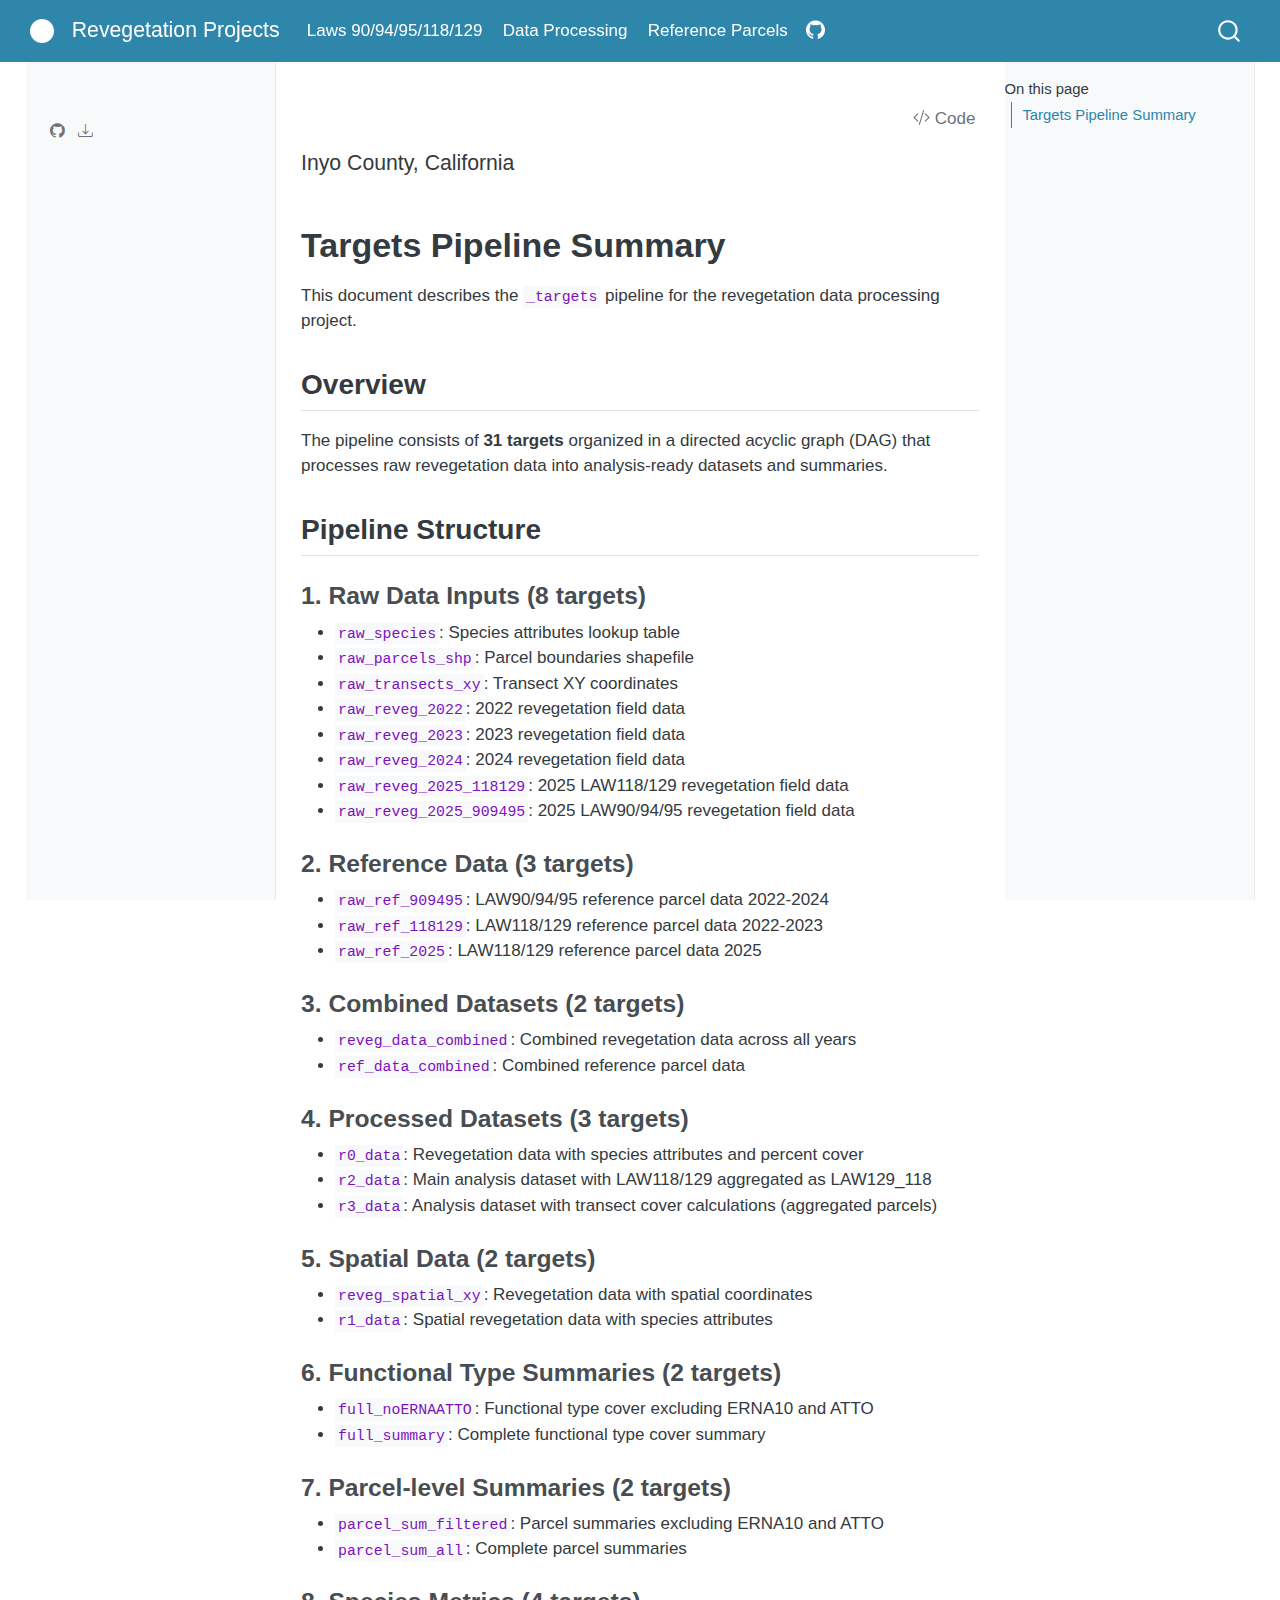
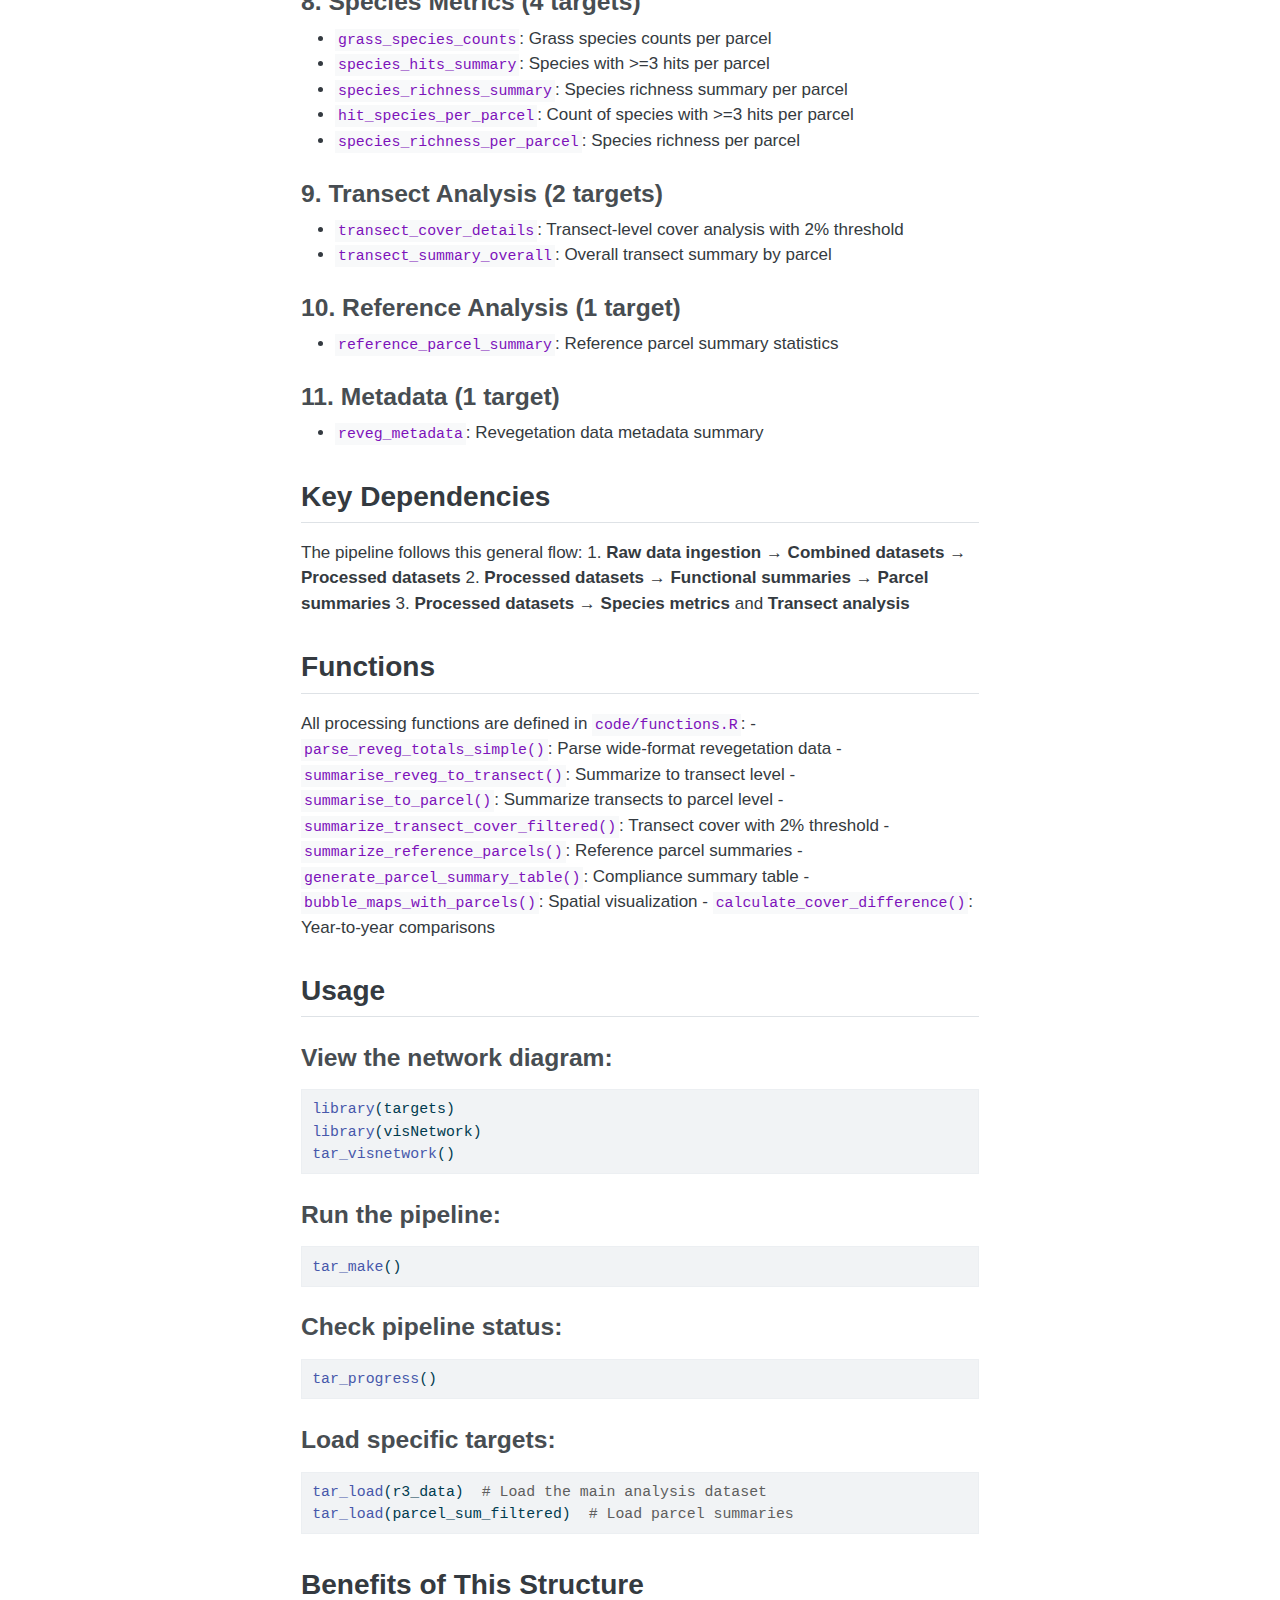
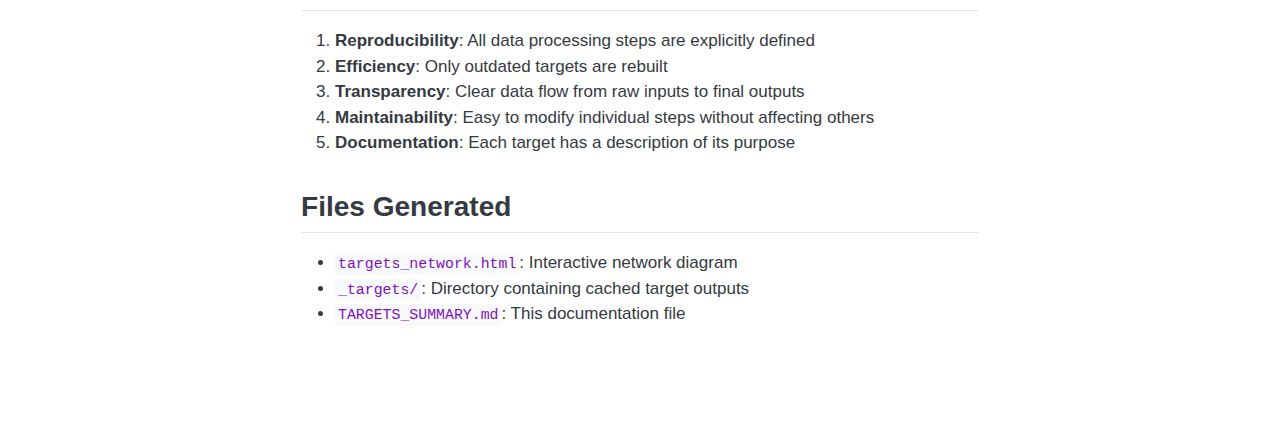
<file: docs/archive/TARGETS_SUMMARY.html>
<!DOCTYPE html>
<html xmlns="http://www.w3.org/1999/xhtml" lang="en" xml:lang="en"><head>

<meta charset="utf-8">
<meta name="generator" content="quarto-1.7.33">

<meta name="viewport" content="width=device-width, initial-scale=1.0, user-scalable=yes">


<title>targets_summary – Revegetation Projects</title>
<style>
code{white-space: pre-wrap;}
span.smallcaps{font-variant: small-caps;}
div.columns{display: flex; gap: min(4vw, 1.5em);}
div.column{flex: auto; overflow-x: auto;}
div.hanging-indent{margin-left: 1.5em; text-indent: -1.5em;}
ul.task-list{list-style: none;}
ul.task-list li input[type="checkbox"] {
  width: 0.8em;
  margin: 0 0.8em 0.2em -1em; /* quarto-specific, see https://github.com/quarto-dev/quarto-cli/issues/4556 */ 
  vertical-align: middle;
}
/* CSS for syntax highlighting */
html { -webkit-text-size-adjust: 100%; }
pre > code.sourceCode { white-space: pre; position: relative; }
pre > code.sourceCode > span { display: inline-block; line-height: 1.25; }
pre > code.sourceCode > span:empty { height: 1.2em; }
.sourceCode { overflow: visible; }
code.sourceCode > span { color: inherit; text-decoration: inherit; }
div.sourceCode { margin: 1em 0; }
pre.sourceCode { margin: 0; }
@media screen {
div.sourceCode { overflow: auto; }
}
@media print {
pre > code.sourceCode { white-space: pre-wrap; }
pre > code.sourceCode > span { text-indent: -5em; padding-left: 5em; }
}
pre.numberSource code
  { counter-reset: source-line 0; }
pre.numberSource code > span
  { position: relative; left: -4em; counter-increment: source-line; }
pre.numberSource code > span > a:first-child::before
  { content: counter(source-line);
    position: relative; left: -1em; text-align: right; vertical-align: baseline;
    border: none; display: inline-block;
    -webkit-touch-callout: none; -webkit-user-select: none;
    -khtml-user-select: none; -moz-user-select: none;
    -ms-user-select: none; user-select: none;
    padding: 0 4px; width: 4em;
  }
pre.numberSource { margin-left: 3em;  padding-left: 4px; }
div.sourceCode
  {   }
@media screen {
pre > code.sourceCode > span > a:first-child::before { text-decoration: underline; }
}
</style>


<script src="../site_libs/quarto-nav/quarto-nav.js"></script>
<script src="../site_libs/quarto-nav/headroom.min.js"></script>
<script src="../site_libs/clipboard/clipboard.min.js"></script>
<script src="../site_libs/quarto-search/autocomplete.umd.js"></script>
<script src="../site_libs/quarto-search/fuse.min.js"></script>
<script src="../site_libs/quarto-search/quarto-search.js"></script>
<meta name="quarto:offset" content="../">
<script src="../site_libs/quarto-html/quarto.js" type="module"></script>
<script src="../site_libs/quarto-html/tabsets/tabsets.js" type="module"></script>
<script src="../site_libs/quarto-html/popper.min.js"></script>
<script src="../site_libs/quarto-html/tippy.umd.min.js"></script>
<script src="../site_libs/quarto-html/anchor.min.js"></script>
<link href="../site_libs/quarto-html/tippy.css" rel="stylesheet">
<link href="../site_libs/quarto-html/quarto-syntax-highlighting-ea385d0e468b0dd5ea5bf0780b1290d9.css" rel="stylesheet" id="quarto-text-highlighting-styles">
<script src="../site_libs/bootstrap/bootstrap.min.js"></script>
<link href="../site_libs/bootstrap/bootstrap-icons.css" rel="stylesheet">
<link href="../site_libs/bootstrap/bootstrap-5b79cb83d68c65beed7fa3f9c5de1739.min.css" rel="stylesheet" append-hash="true" id="quarto-bootstrap" data-mode="light">
<script id="quarto-search-options" type="application/json">{
  "location": "navbar",
  "copy-button": false,
  "collapse-after": 3,
  "panel-placement": "end",
  "type": "overlay",
  "limit": 50,
  "keyboard-shortcut": [
    "f",
    "/",
    "s"
  ],
  "show-item-context": false,
  "language": {
    "search-no-results-text": "No results",
    "search-matching-documents-text": "matching documents",
    "search-copy-link-title": "Copy link to search",
    "search-hide-matches-text": "Hide additional matches",
    "search-more-match-text": "more match in this document",
    "search-more-matches-text": "more matches in this document",
    "search-clear-button-title": "Clear",
    "search-text-placeholder": "",
    "search-detached-cancel-button-title": "Cancel",
    "search-submit-button-title": "Submit",
    "search-label": "Search"
  }
}</script>


<link rel="stylesheet" href="../styles.css">
</head>

<body class="nav-sidebar floating nav-fixed quarto-light">

<div id="quarto-search-results"></div>
  <header id="quarto-header" class="headroom fixed-top">
    <nav class="navbar navbar-expand-lg " data-bs-theme="dark">
      <div class="navbar-container container-fluid">
      <div class="navbar-brand-container mx-auto">
    <a href="../index.html" class="navbar-brand navbar-brand-logo">
    <img src="../inyo_logo.png" alt="" class="navbar-logo">
    </a>
    <a class="navbar-brand" href="../index.html">
    <span class="navbar-title">Revegetation Projects</span>
    </a>
  </div>
            <div id="quarto-search" class="" title="Search"></div>
          <button class="navbar-toggler" type="button" data-bs-toggle="collapse" data-bs-target="#navbarCollapse" aria-controls="navbarCollapse" role="menu" aria-expanded="false" aria-label="Toggle navigation" onclick="if (window.quartoToggleHeadroom) { window.quartoToggleHeadroom(); }">
  <span class="navbar-toggler-icon"></span>
</button>
          <div class="collapse navbar-collapse" id="navbarCollapse">
            <ul class="navbar-nav navbar-nav-scroll me-auto">
  <li class="nav-item">
    <a class="nav-link" href="../index.html"> 
<span class="menu-text">Laws 90/94/95/118/129</span></a>
  </li>  
  <li class="nav-item">
    <a class="nav-link" href="../data_process.html"> 
<span class="menu-text">Data Processing</span></a>
  </li>  
  <li class="nav-item">
    <a class="nav-link" href="../reference.html"> 
<span class="menu-text">Reference Parcels</span></a>
  </li>  
  <li class="nav-item compact">
    <a class="nav-link active" href="https://github.com/inyo-gov/revegetation-projects" aria-current="page"> <i class="bi bi-github" role="img">
</i> 
<span class="menu-text"></span></a>
  </li>  
</ul>
          </div> <!-- /navcollapse -->
            <div class="quarto-navbar-tools">
</div>
      </div> <!-- /container-fluid -->
    </nav>
  <nav class="quarto-secondary-nav">
    <div class="container-fluid d-flex">
      <button type="button" class="quarto-btn-toggle btn" data-bs-toggle="collapse" role="button" data-bs-target=".quarto-sidebar-collapse-item" aria-controls="quarto-sidebar" aria-expanded="false" aria-label="Toggle sidebar navigation" onclick="if (window.quartoToggleHeadroom) { window.quartoToggleHeadroom(); }">
        <i class="bi bi-layout-text-sidebar-reverse"></i>
      </button>
        <nav class="quarto-page-breadcrumbs" aria-label="breadcrumb"><ol class="breadcrumb"></ol></nav>
        <a class="flex-grow-1" role="navigation" data-bs-toggle="collapse" data-bs-target=".quarto-sidebar-collapse-item" aria-controls="quarto-sidebar" aria-expanded="false" aria-label="Toggle sidebar navigation" onclick="if (window.quartoToggleHeadroom) { window.quartoToggleHeadroom(); }">      
        </a>
      <button type="button" class="btn quarto-search-button" aria-label="Search" onclick="window.quartoOpenSearch();">
        <i class="bi bi-search"></i>
      </button>
    </div>
  </nav>
</header>
<!-- content -->
<div id="quarto-content" class="quarto-container page-columns page-rows-contents page-layout-article page-navbar">
<!-- sidebar -->
  <nav id="quarto-sidebar" class="sidebar collapse collapse-horizontal quarto-sidebar-collapse-item sidebar-navigation floating overflow-auto">
        <div class="mt-2 flex-shrink-0 align-items-center">
        <div class="sidebar-search">
        <div id="quarto-search" class="" title="Search"></div>
        </div>
        </div>
        <div class="sidebar-tools-collapse">
    <a href="https://github.com/inyo-gov/revegetation-projects" title="" class="quarto-navigation-tool px-1" aria-label=""><i class="bi bi-github"></i></a>
    <a href="../data/processed/reference_parcel_summary.csv" title="Download Data" class="quarto-navigation-tool px-1" aria-label="Download Data"><i class="bi bi-download"></i></a>
</div>
</nav>
<div id="quarto-sidebar-glass" class="quarto-sidebar-collapse-item" data-bs-toggle="collapse" data-bs-target=".quarto-sidebar-collapse-item"></div>
<!-- margin-sidebar -->
    <div id="quarto-margin-sidebar" class="sidebar margin-sidebar">
        <nav id="TOC" role="doc-toc" class="toc-active">
    <h2 id="toc-title">On this page</h2>
   
  <ul>
  <li><a href="#targets-pipeline-summary" id="toc-targets-pipeline-summary" class="nav-link active" data-scroll-target="#targets-pipeline-summary">Targets Pipeline Summary</a>
  <ul class="collapse">
  <li><a href="#overview" id="toc-overview" class="nav-link" data-scroll-target="#overview">Overview</a></li>
  <li><a href="#pipeline-structure" id="toc-pipeline-structure" class="nav-link" data-scroll-target="#pipeline-structure">Pipeline Structure</a>
  <ul class="collapse">
  <li><a href="#raw-data-inputs-8-targets" id="toc-raw-data-inputs-8-targets" class="nav-link" data-scroll-target="#raw-data-inputs-8-targets">1. Raw Data Inputs (8 targets)</a></li>
  <li><a href="#reference-data-3-targets" id="toc-reference-data-3-targets" class="nav-link" data-scroll-target="#reference-data-3-targets">2. Reference Data (3 targets)</a></li>
  <li><a href="#combined-datasets-2-targets" id="toc-combined-datasets-2-targets" class="nav-link" data-scroll-target="#combined-datasets-2-targets">3. Combined Datasets (2 targets)</a></li>
  <li><a href="#processed-datasets-3-targets" id="toc-processed-datasets-3-targets" class="nav-link" data-scroll-target="#processed-datasets-3-targets">4. Processed Datasets (3 targets)</a></li>
  <li><a href="#spatial-data-2-targets" id="toc-spatial-data-2-targets" class="nav-link" data-scroll-target="#spatial-data-2-targets">5. Spatial Data (2 targets)</a></li>
  <li><a href="#functional-type-summaries-2-targets" id="toc-functional-type-summaries-2-targets" class="nav-link" data-scroll-target="#functional-type-summaries-2-targets">6. Functional Type Summaries (2 targets)</a></li>
  <li><a href="#parcel-level-summaries-2-targets" id="toc-parcel-level-summaries-2-targets" class="nav-link" data-scroll-target="#parcel-level-summaries-2-targets">7. Parcel-level Summaries (2 targets)</a></li>
  <li><a href="#species-metrics-4-targets" id="toc-species-metrics-4-targets" class="nav-link" data-scroll-target="#species-metrics-4-targets">8. Species Metrics (4 targets)</a></li>
  <li><a href="#transect-analysis-2-targets" id="toc-transect-analysis-2-targets" class="nav-link" data-scroll-target="#transect-analysis-2-targets">9. Transect Analysis (2 targets)</a></li>
  <li><a href="#reference-analysis-1-target" id="toc-reference-analysis-1-target" class="nav-link" data-scroll-target="#reference-analysis-1-target">10. Reference Analysis (1 target)</a></li>
  <li><a href="#metadata-1-target" id="toc-metadata-1-target" class="nav-link" data-scroll-target="#metadata-1-target">11. Metadata (1 target)</a></li>
  </ul></li>
  <li><a href="#key-dependencies" id="toc-key-dependencies" class="nav-link" data-scroll-target="#key-dependencies">Key Dependencies</a></li>
  <li><a href="#functions" id="toc-functions" class="nav-link" data-scroll-target="#functions">Functions</a></li>
  <li><a href="#usage" id="toc-usage" class="nav-link" data-scroll-target="#usage">Usage</a>
  <ul class="collapse">
  <li><a href="#view-the-network-diagram" id="toc-view-the-network-diagram" class="nav-link" data-scroll-target="#view-the-network-diagram">View the network diagram:</a></li>
  <li><a href="#run-the-pipeline" id="toc-run-the-pipeline" class="nav-link" data-scroll-target="#run-the-pipeline">Run the pipeline:</a></li>
  <li><a href="#check-pipeline-status" id="toc-check-pipeline-status" class="nav-link" data-scroll-target="#check-pipeline-status">Check pipeline status:</a></li>
  <li><a href="#load-specific-targets" id="toc-load-specific-targets" class="nav-link" data-scroll-target="#load-specific-targets">Load specific targets:</a></li>
  </ul></li>
  <li><a href="#benefits-of-this-structure" id="toc-benefits-of-this-structure" class="nav-link" data-scroll-target="#benefits-of-this-structure">Benefits of This Structure</a></li>
  <li><a href="#files-generated" id="toc-files-generated" class="nav-link" data-scroll-target="#files-generated">Files Generated</a></li>
  </ul></li>
  </ul>
</nav>
    </div>
<!-- main -->
<main class="content" id="quarto-document-content"><div class="quarto-title-block"><div class="quarto-title-tools-only"><h1></h1><button type="button" class="btn code-tools-button" id="quarto-code-tools-source"><i class="bi"></i> Code</button></div></div>

<header id="title-block-header" class="quarto-title-block default">
<div class="quarto-title">
<p class="subtitle lead">Inyo County, California</p>
</div>



<div class="quarto-title-meta">

    
  
    
  </div>
  


</header>


<section id="targets-pipeline-summary" class="level1">
<h1>Targets Pipeline Summary</h1>
<p>This document describes the <code>_targets</code> pipeline for the revegetation data processing project.</p>
<section id="overview" class="level2">
<h2 class="anchored" data-anchor-id="overview">Overview</h2>
<p>The pipeline consists of <strong>31 targets</strong> organized in a directed acyclic graph (DAG) that processes raw revegetation data into analysis-ready datasets and summaries.</p>
</section>
<section id="pipeline-structure" class="level2">
<h2 class="anchored" data-anchor-id="pipeline-structure">Pipeline Structure</h2>
<section id="raw-data-inputs-8-targets" class="level3">
<h3 class="anchored" data-anchor-id="raw-data-inputs-8-targets">1. Raw Data Inputs (8 targets)</h3>
<ul>
<li><strong><code>raw_species</code></strong>: Species attributes lookup table</li>
<li><strong><code>raw_parcels_shp</code></strong>: Parcel boundaries shapefile</li>
<li><strong><code>raw_transects_xy</code></strong>: Transect XY coordinates</li>
<li><strong><code>raw_reveg_2022</code></strong>: 2022 revegetation field data</li>
<li><strong><code>raw_reveg_2023</code></strong>: 2023 revegetation field data</li>
<li><strong><code>raw_reveg_2024</code></strong>: 2024 revegetation field data</li>
<li><strong><code>raw_reveg_2025_118129</code></strong>: 2025 LAW118/129 revegetation field data</li>
<li><strong><code>raw_reveg_2025_909495</code></strong>: 2025 LAW90/94/95 revegetation field data</li>
</ul>
</section>
<section id="reference-data-3-targets" class="level3">
<h3 class="anchored" data-anchor-id="reference-data-3-targets">2. Reference Data (3 targets)</h3>
<ul>
<li><strong><code>raw_ref_909495</code></strong>: LAW90/94/95 reference parcel data 2022-2024</li>
<li><strong><code>raw_ref_118129</code></strong>: LAW118/129 reference parcel data 2022-2023</li>
<li><strong><code>raw_ref_2025</code></strong>: LAW118/129 reference parcel data 2025</li>
</ul>
</section>
<section id="combined-datasets-2-targets" class="level3">
<h3 class="anchored" data-anchor-id="combined-datasets-2-targets">3. Combined Datasets (2 targets)</h3>
<ul>
<li><strong><code>reveg_data_combined</code></strong>: Combined revegetation data across all years</li>
<li><strong><code>ref_data_combined</code></strong>: Combined reference parcel data</li>
</ul>
</section>
<section id="processed-datasets-3-targets" class="level3">
<h3 class="anchored" data-anchor-id="processed-datasets-3-targets">4. Processed Datasets (3 targets)</h3>
<ul>
<li><strong><code>r0_data</code></strong>: Revegetation data with species attributes and percent cover</li>
<li><strong><code>r2_data</code></strong>: Main analysis dataset with LAW118/129 aggregated as LAW129_118</li>
<li><strong><code>r3_data</code></strong>: Analysis dataset with transect cover calculations (aggregated parcels)</li>
</ul>
</section>
<section id="spatial-data-2-targets" class="level3">
<h3 class="anchored" data-anchor-id="spatial-data-2-targets">5. Spatial Data (2 targets)</h3>
<ul>
<li><strong><code>reveg_spatial_xy</code></strong>: Revegetation data with spatial coordinates</li>
<li><strong><code>r1_data</code></strong>: Spatial revegetation data with species attributes</li>
</ul>
</section>
<section id="functional-type-summaries-2-targets" class="level3">
<h3 class="anchored" data-anchor-id="functional-type-summaries-2-targets">6. Functional Type Summaries (2 targets)</h3>
<ul>
<li><strong><code>full_noERNAATTO</code></strong>: Functional type cover excluding ERNA10 and ATTO</li>
<li><strong><code>full_summary</code></strong>: Complete functional type cover summary</li>
</ul>
</section>
<section id="parcel-level-summaries-2-targets" class="level3">
<h3 class="anchored" data-anchor-id="parcel-level-summaries-2-targets">7. Parcel-level Summaries (2 targets)</h3>
<ul>
<li><strong><code>parcel_sum_filtered</code></strong>: Parcel summaries excluding ERNA10 and ATTO</li>
<li><strong><code>parcel_sum_all</code></strong>: Complete parcel summaries</li>
</ul>
</section>
<section id="species-metrics-4-targets" class="level3">
<h3 class="anchored" data-anchor-id="species-metrics-4-targets">8. Species Metrics (4 targets)</h3>
<ul>
<li><strong><code>grass_species_counts</code></strong>: Grass species counts per parcel</li>
<li><strong><code>species_hits_summary</code></strong>: Species with &gt;=3 hits per parcel</li>
<li><strong><code>species_richness_summary</code></strong>: Species richness summary per parcel</li>
<li><strong><code>hit_species_per_parcel</code></strong>: Count of species with &gt;=3 hits per parcel</li>
<li><strong><code>species_richness_per_parcel</code></strong>: Species richness per parcel</li>
</ul>
</section>
<section id="transect-analysis-2-targets" class="level3">
<h3 class="anchored" data-anchor-id="transect-analysis-2-targets">9. Transect Analysis (2 targets)</h3>
<ul>
<li><strong><code>transect_cover_details</code></strong>: Transect-level cover analysis with 2% threshold</li>
<li><strong><code>transect_summary_overall</code></strong>: Overall transect summary by parcel</li>
</ul>
</section>
<section id="reference-analysis-1-target" class="level3">
<h3 class="anchored" data-anchor-id="reference-analysis-1-target">10. Reference Analysis (1 target)</h3>
<ul>
<li><strong><code>reference_parcel_summary</code></strong>: Reference parcel summary statistics</li>
</ul>
</section>
<section id="metadata-1-target" class="level3">
<h3 class="anchored" data-anchor-id="metadata-1-target">11. Metadata (1 target)</h3>
<ul>
<li><strong><code>reveg_metadata</code></strong>: Revegetation data metadata summary</li>
</ul>
</section>
</section>
<section id="key-dependencies" class="level2">
<h2 class="anchored" data-anchor-id="key-dependencies">Key Dependencies</h2>
<p>The pipeline follows this general flow: 1. <strong>Raw data ingestion</strong> → <strong>Combined datasets</strong> → <strong>Processed datasets</strong> 2. <strong>Processed datasets</strong> → <strong>Functional summaries</strong> → <strong>Parcel summaries</strong> 3. <strong>Processed datasets</strong> → <strong>Species metrics</strong> and <strong>Transect analysis</strong></p>
</section>
<section id="functions" class="level2">
<h2 class="anchored" data-anchor-id="functions">Functions</h2>
<p>All processing functions are defined in <code>code/functions.R</code>: - <code>parse_reveg_totals_simple()</code>: Parse wide-format revegetation data - <code>summarise_reveg_to_transect()</code>: Summarize to transect level - <code>summarise_to_parcel()</code>: Summarize transects to parcel level - <code>summarize_transect_cover_filtered()</code>: Transect cover with 2% threshold - <code>summarize_reference_parcels()</code>: Reference parcel summaries - <code>generate_parcel_summary_table()</code>: Compliance summary table - <code>bubble_maps_with_parcels()</code>: Spatial visualization - <code>calculate_cover_difference()</code>: Year-to-year comparisons</p>
</section>
<section id="usage" class="level2">
<h2 class="anchored" data-anchor-id="usage">Usage</h2>
<section id="view-the-network-diagram" class="level3">
<h3 class="anchored" data-anchor-id="view-the-network-diagram">View the network diagram:</h3>
<div class="sourceCode" id="cb1"><pre class="sourceCode r code-with-copy"><code class="sourceCode r"><span id="cb1-1"><a href="#cb1-1" aria-hidden="true" tabindex="-1"></a><span class="fu">library</span>(targets)</span>
<span id="cb1-2"><a href="#cb1-2" aria-hidden="true" tabindex="-1"></a><span class="fu">library</span>(visNetwork)</span>
<span id="cb1-3"><a href="#cb1-3" aria-hidden="true" tabindex="-1"></a><span class="fu">tar_visnetwork</span>()</span></code><button title="Copy to Clipboard" class="code-copy-button"><i class="bi"></i></button></pre></div>
</section>
<section id="run-the-pipeline" class="level3">
<h3 class="anchored" data-anchor-id="run-the-pipeline">Run the pipeline:</h3>
<div class="sourceCode" id="cb2"><pre class="sourceCode r code-with-copy"><code class="sourceCode r"><span id="cb2-1"><a href="#cb2-1" aria-hidden="true" tabindex="-1"></a><span class="fu">tar_make</span>()</span></code><button title="Copy to Clipboard" class="code-copy-button"><i class="bi"></i></button></pre></div>
</section>
<section id="check-pipeline-status" class="level3">
<h3 class="anchored" data-anchor-id="check-pipeline-status">Check pipeline status:</h3>
<div class="sourceCode" id="cb3"><pre class="sourceCode r code-with-copy"><code class="sourceCode r"><span id="cb3-1"><a href="#cb3-1" aria-hidden="true" tabindex="-1"></a><span class="fu">tar_progress</span>()</span></code><button title="Copy to Clipboard" class="code-copy-button"><i class="bi"></i></button></pre></div>
</section>
<section id="load-specific-targets" class="level3">
<h3 class="anchored" data-anchor-id="load-specific-targets">Load specific targets:</h3>
<div class="sourceCode" id="cb4"><pre class="sourceCode r code-with-copy"><code class="sourceCode r"><span id="cb4-1"><a href="#cb4-1" aria-hidden="true" tabindex="-1"></a><span class="fu">tar_load</span>(r3_data)  <span class="co"># Load the main analysis dataset</span></span>
<span id="cb4-2"><a href="#cb4-2" aria-hidden="true" tabindex="-1"></a><span class="fu">tar_load</span>(parcel_sum_filtered)  <span class="co"># Load parcel summaries</span></span></code><button title="Copy to Clipboard" class="code-copy-button"><i class="bi"></i></button></pre></div>
</section>
</section>
<section id="benefits-of-this-structure" class="level2">
<h2 class="anchored" data-anchor-id="benefits-of-this-structure">Benefits of This Structure</h2>
<ol type="1">
<li><strong>Reproducibility</strong>: All data processing steps are explicitly defined</li>
<li><strong>Efficiency</strong>: Only outdated targets are rebuilt</li>
<li><strong>Transparency</strong>: Clear data flow from raw inputs to final outputs</li>
<li><strong>Maintainability</strong>: Easy to modify individual steps without affecting others</li>
<li><strong>Documentation</strong>: Each target has a description of its purpose</li>
</ol>
</section>
<section id="files-generated" class="level2">
<h2 class="anchored" data-anchor-id="files-generated">Files Generated</h2>
<ul>
<li><code>targets_network.html</code>: Interactive network diagram</li>
<li><code>_targets/</code>: Directory containing cached target outputs</li>
<li><code>TARGETS_SUMMARY.md</code>: This documentation file</li>
</ul>


<!-- -->

</section>
</section>

</main> <!-- /main -->
<script id="quarto-html-after-body" type="application/javascript">
  window.document.addEventListener("DOMContentLoaded", function (event) {
    const icon = "";
    const anchorJS = new window.AnchorJS();
    anchorJS.options = {
      placement: 'right',
      icon: icon
    };
    anchorJS.add('.anchored');
    const isCodeAnnotation = (el) => {
      for (const clz of el.classList) {
        if (clz.startsWith('code-annotation-')) {                     
          return true;
        }
      }
      return false;
    }
    const onCopySuccess = function(e) {
      // button target
      const button = e.trigger;
      // don't keep focus
      button.blur();
      // flash "checked"
      button.classList.add('code-copy-button-checked');
      var currentTitle = button.getAttribute("title");
      button.setAttribute("title", "Copied!");
      let tooltip;
      if (window.bootstrap) {
        button.setAttribute("data-bs-toggle", "tooltip");
        button.setAttribute("data-bs-placement", "left");
        button.setAttribute("data-bs-title", "Copied!");
        tooltip = new bootstrap.Tooltip(button, 
          { trigger: "manual", 
            customClass: "code-copy-button-tooltip",
            offset: [0, -8]});
        tooltip.show();    
      }
      setTimeout(function() {
        if (tooltip) {
          tooltip.hide();
          button.removeAttribute("data-bs-title");
          button.removeAttribute("data-bs-toggle");
          button.removeAttribute("data-bs-placement");
        }
        button.setAttribute("title", currentTitle);
        button.classList.remove('code-copy-button-checked');
      }, 1000);
      // clear code selection
      e.clearSelection();
    }
    const getTextToCopy = function(trigger) {
        const codeEl = trigger.previousElementSibling.cloneNode(true);
        for (const childEl of codeEl.children) {
          if (isCodeAnnotation(childEl)) {
            childEl.remove();
          }
        }
        return codeEl.innerText;
    }
    const clipboard = new window.ClipboardJS('.code-copy-button:not([data-in-quarto-modal])', {
      text: getTextToCopy
    });
    clipboard.on('success', onCopySuccess);
    if (window.document.getElementById('quarto-embedded-source-code-modal')) {
      const clipboardModal = new window.ClipboardJS('.code-copy-button[data-in-quarto-modal]', {
        text: getTextToCopy,
        container: window.document.getElementById('quarto-embedded-source-code-modal')
      });
      clipboardModal.on('success', onCopySuccess);
    }
    const viewSource = window.document.getElementById('quarto-view-source') ||
                       window.document.getElementById('quarto-code-tools-source');
    if (viewSource) {
      const sourceUrl = viewSource.getAttribute("data-quarto-source-url");
      viewSource.addEventListener("click", function(e) {
        if (sourceUrl) {
          // rstudio viewer pane
          if (/\bcapabilities=\b/.test(window.location)) {
            window.open(sourceUrl);
          } else {
            window.location.href = sourceUrl;
          }
        } else {
          const modal = new bootstrap.Modal(document.getElementById('quarto-embedded-source-code-modal'));
          modal.show();
        }
        return false;
      });
    }
    function toggleCodeHandler(show) {
      return function(e) {
        const detailsSrc = window.document.querySelectorAll(".cell > details > .sourceCode");
        for (let i=0; i<detailsSrc.length; i++) {
          const details = detailsSrc[i].parentElement;
          if (show) {
            details.open = true;
          } else {
            details.removeAttribute("open");
          }
        }
        const cellCodeDivs = window.document.querySelectorAll(".cell > .sourceCode");
        const fromCls = show ? "hidden" : "unhidden";
        const toCls = show ? "unhidden" : "hidden";
        for (let i=0; i<cellCodeDivs.length; i++) {
          const codeDiv = cellCodeDivs[i];
          if (codeDiv.classList.contains(fromCls)) {
            codeDiv.classList.remove(fromCls);
            codeDiv.classList.add(toCls);
          } 
        }
        return false;
      }
    }
    const hideAllCode = window.document.getElementById("quarto-hide-all-code");
    if (hideAllCode) {
      hideAllCode.addEventListener("click", toggleCodeHandler(false));
    }
    const showAllCode = window.document.getElementById("quarto-show-all-code");
    if (showAllCode) {
      showAllCode.addEventListener("click", toggleCodeHandler(true));
    }
      var localhostRegex = new RegExp(/^(?:http|https):\/\/localhost\:?[0-9]*\//);
      var mailtoRegex = new RegExp(/^mailto:/);
        var filterRegex = new RegExp('/' + window.location.host + '/');
      var isInternal = (href) => {
          return filterRegex.test(href) || localhostRegex.test(href) || mailtoRegex.test(href);
      }
      // Inspect non-navigation links and adorn them if external
     var links = window.document.querySelectorAll('a[href]:not(.nav-link):not(.navbar-brand):not(.toc-action):not(.sidebar-link):not(.sidebar-item-toggle):not(.pagination-link):not(.no-external):not([aria-hidden]):not(.dropdown-item):not(.quarto-navigation-tool):not(.about-link)');
      for (var i=0; i<links.length; i++) {
        const link = links[i];
        if (!isInternal(link.href)) {
          // undo the damage that might have been done by quarto-nav.js in the case of
          // links that we want to consider external
          if (link.dataset.originalHref !== undefined) {
            link.href = link.dataset.originalHref;
          }
        }
      }
    function tippyHover(el, contentFn, onTriggerFn, onUntriggerFn) {
      const config = {
        allowHTML: true,
        maxWidth: 500,
        delay: 100,
        arrow: false,
        appendTo: function(el) {
            return el.parentElement;
        },
        interactive: true,
        interactiveBorder: 10,
        theme: 'quarto',
        placement: 'bottom-start',
      };
      if (contentFn) {
        config.content = contentFn;
      }
      if (onTriggerFn) {
        config.onTrigger = onTriggerFn;
      }
      if (onUntriggerFn) {
        config.onUntrigger = onUntriggerFn;
      }
      window.tippy(el, config); 
    }
    const noterefs = window.document.querySelectorAll('a[role="doc-noteref"]');
    for (var i=0; i<noterefs.length; i++) {
      const ref = noterefs[i];
      tippyHover(ref, function() {
        // use id or data attribute instead here
        let href = ref.getAttribute('data-footnote-href') || ref.getAttribute('href');
        try { href = new URL(href).hash; } catch {}
        const id = href.replace(/^#\/?/, "");
        const note = window.document.getElementById(id);
        if (note) {
          return note.innerHTML;
        } else {
          return "";
        }
      });
    }
    const xrefs = window.document.querySelectorAll('a.quarto-xref');
    const processXRef = (id, note) => {
      // Strip column container classes
      const stripColumnClz = (el) => {
        el.classList.remove("page-full", "page-columns");
        if (el.children) {
          for (const child of el.children) {
            stripColumnClz(child);
          }
        }
      }
      stripColumnClz(note)
      if (id === null || id.startsWith('sec-')) {
        // Special case sections, only their first couple elements
        const container = document.createElement("div");
        if (note.children && note.children.length > 2) {
          container.appendChild(note.children[0].cloneNode(true));
          for (let i = 1; i < note.children.length; i++) {
            const child = note.children[i];
            if (child.tagName === "P" && child.innerText === "") {
              continue;
            } else {
              container.appendChild(child.cloneNode(true));
              break;
            }
          }
          if (window.Quarto?.typesetMath) {
            window.Quarto.typesetMath(container);
          }
          return container.innerHTML
        } else {
          if (window.Quarto?.typesetMath) {
            window.Quarto.typesetMath(note);
          }
          return note.innerHTML;
        }
      } else {
        // Remove any anchor links if they are present
        const anchorLink = note.querySelector('a.anchorjs-link');
        if (anchorLink) {
          anchorLink.remove();
        }
        if (window.Quarto?.typesetMath) {
          window.Quarto.typesetMath(note);
        }
        if (note.classList.contains("callout")) {
          return note.outerHTML;
        } else {
          return note.innerHTML;
        }
      }
    }
    for (var i=0; i<xrefs.length; i++) {
      const xref = xrefs[i];
      tippyHover(xref, undefined, function(instance) {
        instance.disable();
        let url = xref.getAttribute('href');
        let hash = undefined; 
        if (url.startsWith('#')) {
          hash = url;
        } else {
          try { hash = new URL(url).hash; } catch {}
        }
        if (hash) {
          const id = hash.replace(/^#\/?/, "");
          const note = window.document.getElementById(id);
          if (note !== null) {
            try {
              const html = processXRef(id, note.cloneNode(true));
              instance.setContent(html);
            } finally {
              instance.enable();
              instance.show();
            }
          } else {
            // See if we can fetch this
            fetch(url.split('#')[0])
            .then(res => res.text())
            .then(html => {
              const parser = new DOMParser();
              const htmlDoc = parser.parseFromString(html, "text/html");
              const note = htmlDoc.getElementById(id);
              if (note !== null) {
                const html = processXRef(id, note);
                instance.setContent(html);
              } 
            }).finally(() => {
              instance.enable();
              instance.show();
            });
          }
        } else {
          // See if we can fetch a full url (with no hash to target)
          // This is a special case and we should probably do some content thinning / targeting
          fetch(url)
          .then(res => res.text())
          .then(html => {
            const parser = new DOMParser();
            const htmlDoc = parser.parseFromString(html, "text/html");
            const note = htmlDoc.querySelector('main.content');
            if (note !== null) {
              // This should only happen for chapter cross references
              // (since there is no id in the URL)
              // remove the first header
              if (note.children.length > 0 && note.children[0].tagName === "HEADER") {
                note.children[0].remove();
              }
              const html = processXRef(null, note);
              instance.setContent(html);
            } 
          }).finally(() => {
            instance.enable();
            instance.show();
          });
        }
      }, function(instance) {
      });
    }
        let selectedAnnoteEl;
        const selectorForAnnotation = ( cell, annotation) => {
          let cellAttr = 'data-code-cell="' + cell + '"';
          let lineAttr = 'data-code-annotation="' +  annotation + '"';
          const selector = 'span[' + cellAttr + '][' + lineAttr + ']';
          return selector;
        }
        const selectCodeLines = (annoteEl) => {
          const doc = window.document;
          const targetCell = annoteEl.getAttribute("data-target-cell");
          const targetAnnotation = annoteEl.getAttribute("data-target-annotation");
          const annoteSpan = window.document.querySelector(selectorForAnnotation(targetCell, targetAnnotation));
          const lines = annoteSpan.getAttribute("data-code-lines").split(",");
          const lineIds = lines.map((line) => {
            return targetCell + "-" + line;
          })
          let top = null;
          let height = null;
          let parent = null;
          if (lineIds.length > 0) {
              //compute the position of the single el (top and bottom and make a div)
              const el = window.document.getElementById(lineIds[0]);
              top = el.offsetTop;
              height = el.offsetHeight;
              parent = el.parentElement.parentElement;
            if (lineIds.length > 1) {
              const lastEl = window.document.getElementById(lineIds[lineIds.length - 1]);
              const bottom = lastEl.offsetTop + lastEl.offsetHeight;
              height = bottom - top;
            }
            if (top !== null && height !== null && parent !== null) {
              // cook up a div (if necessary) and position it 
              let div = window.document.getElementById("code-annotation-line-highlight");
              if (div === null) {
                div = window.document.createElement("div");
                div.setAttribute("id", "code-annotation-line-highlight");
                div.style.position = 'absolute';
                parent.appendChild(div);
              }
              div.style.top = top - 2 + "px";
              div.style.height = height + 4 + "px";
              div.style.left = 0;
              let gutterDiv = window.document.getElementById("code-annotation-line-highlight-gutter");
              if (gutterDiv === null) {
                gutterDiv = window.document.createElement("div");
                gutterDiv.setAttribute("id", "code-annotation-line-highlight-gutter");
                gutterDiv.style.position = 'absolute';
                const codeCell = window.document.getElementById(targetCell);
                const gutter = codeCell.querySelector('.code-annotation-gutter');
                gutter.appendChild(gutterDiv);
              }
              gutterDiv.style.top = top - 2 + "px";
              gutterDiv.style.height = height + 4 + "px";
            }
            selectedAnnoteEl = annoteEl;
          }
        };
        const unselectCodeLines = () => {
          const elementsIds = ["code-annotation-line-highlight", "code-annotation-line-highlight-gutter"];
          elementsIds.forEach((elId) => {
            const div = window.document.getElementById(elId);
            if (div) {
              div.remove();
            }
          });
          selectedAnnoteEl = undefined;
        };
          // Handle positioning of the toggle
      window.addEventListener(
        "resize",
        throttle(() => {
          elRect = undefined;
          if (selectedAnnoteEl) {
            selectCodeLines(selectedAnnoteEl);
          }
        }, 10)
      );
      function throttle(fn, ms) {
      let throttle = false;
      let timer;
        return (...args) => {
          if(!throttle) { // first call gets through
              fn.apply(this, args);
              throttle = true;
          } else { // all the others get throttled
              if(timer) clearTimeout(timer); // cancel #2
              timer = setTimeout(() => {
                fn.apply(this, args);
                timer = throttle = false;
              }, ms);
          }
        };
      }
        // Attach click handler to the DT
        const annoteDls = window.document.querySelectorAll('dt[data-target-cell]');
        for (const annoteDlNode of annoteDls) {
          annoteDlNode.addEventListener('click', (event) => {
            const clickedEl = event.target;
            if (clickedEl !== selectedAnnoteEl) {
              unselectCodeLines();
              const activeEl = window.document.querySelector('dt[data-target-cell].code-annotation-active');
              if (activeEl) {
                activeEl.classList.remove('code-annotation-active');
              }
              selectCodeLines(clickedEl);
              clickedEl.classList.add('code-annotation-active');
            } else {
              // Unselect the line
              unselectCodeLines();
              clickedEl.classList.remove('code-annotation-active');
            }
          });
        }
    const findCites = (el) => {
      const parentEl = el.parentElement;
      if (parentEl) {
        const cites = parentEl.dataset.cites;
        if (cites) {
          return {
            el,
            cites: cites.split(' ')
          };
        } else {
          return findCites(el.parentElement)
        }
      } else {
        return undefined;
      }
    };
    var bibliorefs = window.document.querySelectorAll('a[role="doc-biblioref"]');
    for (var i=0; i<bibliorefs.length; i++) {
      const ref = bibliorefs[i];
      const citeInfo = findCites(ref);
      if (citeInfo) {
        tippyHover(citeInfo.el, function() {
          var popup = window.document.createElement('div');
          citeInfo.cites.forEach(function(cite) {
            var citeDiv = window.document.createElement('div');
            citeDiv.classList.add('hanging-indent');
            citeDiv.classList.add('csl-entry');
            var biblioDiv = window.document.getElementById('ref-' + cite);
            if (biblioDiv) {
              citeDiv.innerHTML = biblioDiv.innerHTML;
            }
            popup.appendChild(citeDiv);
          });
          return popup.innerHTML;
        });
      }
    }
  });
  </script><div class="modal fade" id="quarto-embedded-source-code-modal" tabindex="-1" aria-labelledby="quarto-embedded-source-code-modal-label" aria-hidden="true"><div class="modal-dialog modal-dialog-scrollable"><div class="modal-content"><div class="modal-header"><h5 class="modal-title" id="quarto-embedded-source-code-modal-label">Source Code</h5><button class="btn-close" data-bs-dismiss="modal"></button></div><div class="modal-body"><div class="">
<div class="sourceCode" id="cb5" data-shortcodes="false"><pre class="sourceCode markdown code-with-copy"><code class="sourceCode markdown"><span id="cb5-1"><a href="#cb5-1" aria-hidden="true" tabindex="-1"></a><span class="fu"># Targets Pipeline Summary</span></span>
<span id="cb5-2"><a href="#cb5-2" aria-hidden="true" tabindex="-1"></a></span>
<span id="cb5-3"><a href="#cb5-3" aria-hidden="true" tabindex="-1"></a>This document describes the <span class="in">`_targets`</span> pipeline for the revegetation data processing project.</span>
<span id="cb5-4"><a href="#cb5-4" aria-hidden="true" tabindex="-1"></a></span>
<span id="cb5-5"><a href="#cb5-5" aria-hidden="true" tabindex="-1"></a><span class="fu">## Overview</span></span>
<span id="cb5-6"><a href="#cb5-6" aria-hidden="true" tabindex="-1"></a></span>
<span id="cb5-7"><a href="#cb5-7" aria-hidden="true" tabindex="-1"></a>The pipeline consists of **31 targets** organized in a directed acyclic graph (DAG) that processes raw revegetation data into analysis-ready datasets and summaries.</span>
<span id="cb5-8"><a href="#cb5-8" aria-hidden="true" tabindex="-1"></a></span>
<span id="cb5-9"><a href="#cb5-9" aria-hidden="true" tabindex="-1"></a><span class="fu">## Pipeline Structure</span></span>
<span id="cb5-10"><a href="#cb5-10" aria-hidden="true" tabindex="-1"></a></span>
<span id="cb5-11"><a href="#cb5-11" aria-hidden="true" tabindex="-1"></a><span class="fu">### 1. Raw Data Inputs (8 targets)</span></span>
<span id="cb5-12"><a href="#cb5-12" aria-hidden="true" tabindex="-1"></a><span class="ss">- </span>**`raw_species`**: Species attributes lookup table</span>
<span id="cb5-13"><a href="#cb5-13" aria-hidden="true" tabindex="-1"></a><span class="ss">- </span>**`raw_parcels_shp`**: Parcel boundaries shapefile</span>
<span id="cb5-14"><a href="#cb5-14" aria-hidden="true" tabindex="-1"></a><span class="ss">- </span>**`raw_transects_xy`**: Transect XY coordinates</span>
<span id="cb5-15"><a href="#cb5-15" aria-hidden="true" tabindex="-1"></a><span class="ss">- </span>**`raw_reveg_2022`**: 2022 revegetation field data</span>
<span id="cb5-16"><a href="#cb5-16" aria-hidden="true" tabindex="-1"></a><span class="ss">- </span>**`raw_reveg_2023`**: 2023 revegetation field data</span>
<span id="cb5-17"><a href="#cb5-17" aria-hidden="true" tabindex="-1"></a><span class="ss">- </span>**`raw_reveg_2024`**: 2024 revegetation field data</span>
<span id="cb5-18"><a href="#cb5-18" aria-hidden="true" tabindex="-1"></a><span class="ss">- </span>**`raw_reveg_2025_118129`**: 2025 LAW118/129 revegetation field data</span>
<span id="cb5-19"><a href="#cb5-19" aria-hidden="true" tabindex="-1"></a><span class="ss">- </span>**`raw_reveg_2025_909495`**: 2025 LAW90/94/95 revegetation field data</span>
<span id="cb5-20"><a href="#cb5-20" aria-hidden="true" tabindex="-1"></a></span>
<span id="cb5-21"><a href="#cb5-21" aria-hidden="true" tabindex="-1"></a><span class="fu">### 2. Reference Data (3 targets)</span></span>
<span id="cb5-22"><a href="#cb5-22" aria-hidden="true" tabindex="-1"></a><span class="ss">- </span>**`raw_ref_909495`**: LAW90/94/95 reference parcel data 2022-2024</span>
<span id="cb5-23"><a href="#cb5-23" aria-hidden="true" tabindex="-1"></a><span class="ss">- </span>**`raw_ref_118129`**: LAW118/129 reference parcel data 2022-2023</span>
<span id="cb5-24"><a href="#cb5-24" aria-hidden="true" tabindex="-1"></a><span class="ss">- </span>**`raw_ref_2025`**: LAW118/129 reference parcel data 2025</span>
<span id="cb5-25"><a href="#cb5-25" aria-hidden="true" tabindex="-1"></a></span>
<span id="cb5-26"><a href="#cb5-26" aria-hidden="true" tabindex="-1"></a><span class="fu">### 3. Combined Datasets (2 targets)</span></span>
<span id="cb5-27"><a href="#cb5-27" aria-hidden="true" tabindex="-1"></a><span class="ss">- </span>**`reveg_data_combined`**: Combined revegetation data across all years</span>
<span id="cb5-28"><a href="#cb5-28" aria-hidden="true" tabindex="-1"></a><span class="ss">- </span>**`ref_data_combined`**: Combined reference parcel data</span>
<span id="cb5-29"><a href="#cb5-29" aria-hidden="true" tabindex="-1"></a></span>
<span id="cb5-30"><a href="#cb5-30" aria-hidden="true" tabindex="-1"></a><span class="fu">### 4. Processed Datasets (3 targets)</span></span>
<span id="cb5-31"><a href="#cb5-31" aria-hidden="true" tabindex="-1"></a><span class="ss">- </span>**`r0_data`**: Revegetation data with species attributes and percent cover</span>
<span id="cb5-32"><a href="#cb5-32" aria-hidden="true" tabindex="-1"></a><span class="ss">- </span>**`r2_data`**: Main analysis dataset with LAW118/129 aggregated as LAW129_118</span>
<span id="cb5-33"><a href="#cb5-33" aria-hidden="true" tabindex="-1"></a><span class="ss">- </span>**`r3_data`**: Analysis dataset with transect cover calculations (aggregated parcels)</span>
<span id="cb5-34"><a href="#cb5-34" aria-hidden="true" tabindex="-1"></a></span>
<span id="cb5-35"><a href="#cb5-35" aria-hidden="true" tabindex="-1"></a><span class="fu">### 5. Spatial Data (2 targets)</span></span>
<span id="cb5-36"><a href="#cb5-36" aria-hidden="true" tabindex="-1"></a><span class="ss">- </span>**`reveg_spatial_xy`**: Revegetation data with spatial coordinates</span>
<span id="cb5-37"><a href="#cb5-37" aria-hidden="true" tabindex="-1"></a><span class="ss">- </span>**`r1_data`**: Spatial revegetation data with species attributes</span>
<span id="cb5-38"><a href="#cb5-38" aria-hidden="true" tabindex="-1"></a></span>
<span id="cb5-39"><a href="#cb5-39" aria-hidden="true" tabindex="-1"></a><span class="fu">### 6. Functional Type Summaries (2 targets)</span></span>
<span id="cb5-40"><a href="#cb5-40" aria-hidden="true" tabindex="-1"></a><span class="ss">- </span>**`full_noERNAATTO`**: Functional type cover excluding ERNA10 and ATTO</span>
<span id="cb5-41"><a href="#cb5-41" aria-hidden="true" tabindex="-1"></a><span class="ss">- </span>**`full_summary`**: Complete functional type cover summary</span>
<span id="cb5-42"><a href="#cb5-42" aria-hidden="true" tabindex="-1"></a></span>
<span id="cb5-43"><a href="#cb5-43" aria-hidden="true" tabindex="-1"></a><span class="fu">### 7. Parcel-level Summaries (2 targets)</span></span>
<span id="cb5-44"><a href="#cb5-44" aria-hidden="true" tabindex="-1"></a><span class="ss">- </span>**`parcel_sum_filtered`**: Parcel summaries excluding ERNA10 and ATTO</span>
<span id="cb5-45"><a href="#cb5-45" aria-hidden="true" tabindex="-1"></a><span class="ss">- </span>**`parcel_sum_all`**: Complete parcel summaries</span>
<span id="cb5-46"><a href="#cb5-46" aria-hidden="true" tabindex="-1"></a></span>
<span id="cb5-47"><a href="#cb5-47" aria-hidden="true" tabindex="-1"></a><span class="fu">### 8. Species Metrics (4 targets)</span></span>
<span id="cb5-48"><a href="#cb5-48" aria-hidden="true" tabindex="-1"></a><span class="ss">- </span>**`grass_species_counts`**: Grass species counts per parcel</span>
<span id="cb5-49"><a href="#cb5-49" aria-hidden="true" tabindex="-1"></a><span class="ss">- </span>**`species_hits_summary`**: Species with &gt;=3 hits per parcel</span>
<span id="cb5-50"><a href="#cb5-50" aria-hidden="true" tabindex="-1"></a><span class="ss">- </span>**`species_richness_summary`**: Species richness summary per parcel</span>
<span id="cb5-51"><a href="#cb5-51" aria-hidden="true" tabindex="-1"></a><span class="ss">- </span>**`hit_species_per_parcel`**: Count of species with &gt;=3 hits per parcel</span>
<span id="cb5-52"><a href="#cb5-52" aria-hidden="true" tabindex="-1"></a><span class="ss">- </span>**`species_richness_per_parcel`**: Species richness per parcel</span>
<span id="cb5-53"><a href="#cb5-53" aria-hidden="true" tabindex="-1"></a></span>
<span id="cb5-54"><a href="#cb5-54" aria-hidden="true" tabindex="-1"></a><span class="fu">### 9. Transect Analysis (2 targets)</span></span>
<span id="cb5-55"><a href="#cb5-55" aria-hidden="true" tabindex="-1"></a><span class="ss">- </span>**`transect_cover_details`**: Transect-level cover analysis with 2% threshold</span>
<span id="cb5-56"><a href="#cb5-56" aria-hidden="true" tabindex="-1"></a><span class="ss">- </span>**`transect_summary_overall`**: Overall transect summary by parcel</span>
<span id="cb5-57"><a href="#cb5-57" aria-hidden="true" tabindex="-1"></a></span>
<span id="cb5-58"><a href="#cb5-58" aria-hidden="true" tabindex="-1"></a><span class="fu">### 10. Reference Analysis (1 target)</span></span>
<span id="cb5-59"><a href="#cb5-59" aria-hidden="true" tabindex="-1"></a><span class="ss">- </span>**`reference_parcel_summary`**: Reference parcel summary statistics</span>
<span id="cb5-60"><a href="#cb5-60" aria-hidden="true" tabindex="-1"></a></span>
<span id="cb5-61"><a href="#cb5-61" aria-hidden="true" tabindex="-1"></a><span class="fu">### 11. Metadata (1 target)</span></span>
<span id="cb5-62"><a href="#cb5-62" aria-hidden="true" tabindex="-1"></a><span class="ss">- </span>**`reveg_metadata`**: Revegetation data metadata summary</span>
<span id="cb5-63"><a href="#cb5-63" aria-hidden="true" tabindex="-1"></a></span>
<span id="cb5-64"><a href="#cb5-64" aria-hidden="true" tabindex="-1"></a><span class="fu">## Key Dependencies</span></span>
<span id="cb5-65"><a href="#cb5-65" aria-hidden="true" tabindex="-1"></a></span>
<span id="cb5-66"><a href="#cb5-66" aria-hidden="true" tabindex="-1"></a>The pipeline follows this general flow:</span>
<span id="cb5-67"><a href="#cb5-67" aria-hidden="true" tabindex="-1"></a><span class="ss">1. </span>**Raw data ingestion** → **Combined datasets** → **Processed datasets**</span>
<span id="cb5-68"><a href="#cb5-68" aria-hidden="true" tabindex="-1"></a><span class="ss">2. </span>**Processed datasets** → **Functional summaries** → **Parcel summaries**</span>
<span id="cb5-69"><a href="#cb5-69" aria-hidden="true" tabindex="-1"></a><span class="ss">3. </span>**Processed datasets** → **Species metrics** and **Transect analysis**</span>
<span id="cb5-70"><a href="#cb5-70" aria-hidden="true" tabindex="-1"></a></span>
<span id="cb5-71"><a href="#cb5-71" aria-hidden="true" tabindex="-1"></a><span class="fu">## Functions</span></span>
<span id="cb5-72"><a href="#cb5-72" aria-hidden="true" tabindex="-1"></a></span>
<span id="cb5-73"><a href="#cb5-73" aria-hidden="true" tabindex="-1"></a>All processing functions are defined in <span class="in">`code/functions.R`</span>:</span>
<span id="cb5-74"><a href="#cb5-74" aria-hidden="true" tabindex="-1"></a><span class="ss">- </span><span class="in">`parse_reveg_totals_simple()`</span>: Parse wide-format revegetation data</span>
<span id="cb5-75"><a href="#cb5-75" aria-hidden="true" tabindex="-1"></a><span class="ss">- </span><span class="in">`summarise_reveg_to_transect()`</span>: Summarize to transect level</span>
<span id="cb5-76"><a href="#cb5-76" aria-hidden="true" tabindex="-1"></a><span class="ss">- </span><span class="in">`summarise_to_parcel()`</span>: Summarize transects to parcel level</span>
<span id="cb5-77"><a href="#cb5-77" aria-hidden="true" tabindex="-1"></a><span class="ss">- </span><span class="in">`summarize_transect_cover_filtered()`</span>: Transect cover with 2% threshold</span>
<span id="cb5-78"><a href="#cb5-78" aria-hidden="true" tabindex="-1"></a><span class="ss">- </span><span class="in">`summarize_reference_parcels()`</span>: Reference parcel summaries</span>
<span id="cb5-79"><a href="#cb5-79" aria-hidden="true" tabindex="-1"></a><span class="ss">- </span><span class="in">`generate_parcel_summary_table()`</span>: Compliance summary table</span>
<span id="cb5-80"><a href="#cb5-80" aria-hidden="true" tabindex="-1"></a><span class="ss">- </span><span class="in">`bubble_maps_with_parcels()`</span>: Spatial visualization</span>
<span id="cb5-81"><a href="#cb5-81" aria-hidden="true" tabindex="-1"></a><span class="ss">- </span><span class="in">`calculate_cover_difference()`</span>: Year-to-year comparisons</span>
<span id="cb5-82"><a href="#cb5-82" aria-hidden="true" tabindex="-1"></a></span>
<span id="cb5-83"><a href="#cb5-83" aria-hidden="true" tabindex="-1"></a><span class="fu">## Usage</span></span>
<span id="cb5-84"><a href="#cb5-84" aria-hidden="true" tabindex="-1"></a></span>
<span id="cb5-85"><a href="#cb5-85" aria-hidden="true" tabindex="-1"></a><span class="fu">### View the network diagram:</span></span>
<span id="cb5-86"><a href="#cb5-86" aria-hidden="true" tabindex="-1"></a><span class="in">```r</span></span>
<span id="cb5-87"><a href="#cb5-87" aria-hidden="true" tabindex="-1"></a><span class="fu">library</span>(targets)</span>
<span id="cb5-88"><a href="#cb5-88" aria-hidden="true" tabindex="-1"></a><span class="fu">library</span>(visNetwork)</span>
<span id="cb5-89"><a href="#cb5-89" aria-hidden="true" tabindex="-1"></a><span class="fu">tar_visnetwork</span>()</span>
<span id="cb5-90"><a href="#cb5-90" aria-hidden="true" tabindex="-1"></a><span class="in">```</span></span>
<span id="cb5-91"><a href="#cb5-91" aria-hidden="true" tabindex="-1"></a></span>
<span id="cb5-92"><a href="#cb5-92" aria-hidden="true" tabindex="-1"></a><span class="fu">### Run the pipeline:</span></span>
<span id="cb5-93"><a href="#cb5-93" aria-hidden="true" tabindex="-1"></a><span class="in">```r</span></span>
<span id="cb5-94"><a href="#cb5-94" aria-hidden="true" tabindex="-1"></a><span class="fu">tar_make</span>()</span>
<span id="cb5-95"><a href="#cb5-95" aria-hidden="true" tabindex="-1"></a><span class="in">```</span></span>
<span id="cb5-96"><a href="#cb5-96" aria-hidden="true" tabindex="-1"></a></span>
<span id="cb5-97"><a href="#cb5-97" aria-hidden="true" tabindex="-1"></a><span class="fu">### Check pipeline status:</span></span>
<span id="cb5-98"><a href="#cb5-98" aria-hidden="true" tabindex="-1"></a><span class="in">```r</span></span>
<span id="cb5-99"><a href="#cb5-99" aria-hidden="true" tabindex="-1"></a><span class="fu">tar_progress</span>()</span>
<span id="cb5-100"><a href="#cb5-100" aria-hidden="true" tabindex="-1"></a><span class="in">```</span></span>
<span id="cb5-101"><a href="#cb5-101" aria-hidden="true" tabindex="-1"></a></span>
<span id="cb5-102"><a href="#cb5-102" aria-hidden="true" tabindex="-1"></a><span class="fu">### Load specific targets:</span></span>
<span id="cb5-103"><a href="#cb5-103" aria-hidden="true" tabindex="-1"></a><span class="in">```r</span></span>
<span id="cb5-104"><a href="#cb5-104" aria-hidden="true" tabindex="-1"></a><span class="fu">tar_load</span>(r3_data)  <span class="co"># Load the main analysis dataset</span></span>
<span id="cb5-105"><a href="#cb5-105" aria-hidden="true" tabindex="-1"></a><span class="fu">tar_load</span>(parcel_sum_filtered)  <span class="co"># Load parcel summaries</span></span>
<span id="cb5-106"><a href="#cb5-106" aria-hidden="true" tabindex="-1"></a><span class="in">```</span></span>
<span id="cb5-107"><a href="#cb5-107" aria-hidden="true" tabindex="-1"></a></span>
<span id="cb5-108"><a href="#cb5-108" aria-hidden="true" tabindex="-1"></a><span class="fu">## Benefits of This Structure</span></span>
<span id="cb5-109"><a href="#cb5-109" aria-hidden="true" tabindex="-1"></a></span>
<span id="cb5-110"><a href="#cb5-110" aria-hidden="true" tabindex="-1"></a><span class="ss">1. </span>**Reproducibility**: All data processing steps are explicitly defined</span>
<span id="cb5-111"><a href="#cb5-111" aria-hidden="true" tabindex="-1"></a><span class="ss">2. </span>**Efficiency**: Only outdated targets are rebuilt</span>
<span id="cb5-112"><a href="#cb5-112" aria-hidden="true" tabindex="-1"></a><span class="ss">3. </span>**Transparency**: Clear data flow from raw inputs to final outputs</span>
<span id="cb5-113"><a href="#cb5-113" aria-hidden="true" tabindex="-1"></a><span class="ss">4. </span>**Maintainability**: Easy to modify individual steps without affecting others</span>
<span id="cb5-114"><a href="#cb5-114" aria-hidden="true" tabindex="-1"></a><span class="ss">5. </span>**Documentation**: Each target has a description of its purpose</span>
<span id="cb5-115"><a href="#cb5-115" aria-hidden="true" tabindex="-1"></a></span>
<span id="cb5-116"><a href="#cb5-116" aria-hidden="true" tabindex="-1"></a><span class="fu">## Files Generated</span></span>
<span id="cb5-117"><a href="#cb5-117" aria-hidden="true" tabindex="-1"></a></span>
<span id="cb5-118"><a href="#cb5-118" aria-hidden="true" tabindex="-1"></a><span class="ss">- </span><span class="in">`targets_network.html`</span>: Interactive network diagram</span>
<span id="cb5-119"><a href="#cb5-119" aria-hidden="true" tabindex="-1"></a><span class="ss">- </span><span class="in">`_targets/`</span>: Directory containing cached target outputs</span>
<span id="cb5-120"><a href="#cb5-120" aria-hidden="true" tabindex="-1"></a><span class="ss">- </span><span class="in">`TARGETS_SUMMARY.md`</span>: This documentation file</span></code><button title="Copy to Clipboard" class="code-copy-button" data-in-quarto-modal=""><i class="bi"></i></button></pre></div>
</div></div></div></div></div>
</div> <!-- /content -->




</body></html>
</file>
<file: docs/site_libs/quarto-html/tippy.css>
.tippy-box[data-animation=fade][data-state=hidden]{opacity:0}[data-tippy-root]{max-width:calc(100vw - 10px)}.tippy-box{position:relative;background-color:#333;color:#fff;border-radius:4px;font-size:14px;line-height:1.4;white-space:normal;outline:0;transition-property:transform,visibility,opacity}.tippy-box[data-placement^=top]>.tippy-arrow{bottom:0}.tippy-box[data-placement^=top]>.tippy-arrow:before{bottom:-7px;left:0;border-width:8px 8px 0;border-top-color:initial;transform-origin:center top}.tippy-box[data-placement^=bottom]>.tippy-arrow{top:0}.tippy-box[data-placement^=bottom]>.tippy-arrow:before{top:-7px;left:0;border-width:0 8px 8px;border-bottom-color:initial;transform-origin:center bottom}.tippy-box[data-placement^=left]>.tippy-arrow{right:0}.tippy-box[data-placement^=left]>.tippy-arrow:before{border-width:8px 0 8px 8px;border-left-color:initial;right:-7px;transform-origin:center left}.tippy-box[data-placement^=right]>.tippy-arrow{left:0}.tippy-box[data-placement^=right]>.tippy-arrow:before{left:-7px;border-width:8px 8px 8px 0;border-right-color:initial;transform-origin:center right}.tippy-box[data-inertia][data-state=visible]{transition-timing-function:cubic-bezier(.54,1.5,.38,1.11)}.tippy-arrow{width:16px;height:16px;color:#333}.tippy-arrow:before{content:"";position:absolute;border-color:transparent;border-style:solid}.tippy-content{position:relative;padding:5px 9px;z-index:1}
</file>
<file: docs/site_libs/quarto-html/quarto-syntax-highlighting.css>
/* quarto syntax highlight colors */
:root {
  --quarto-hl-ot-color: #003B4F;
  --quarto-hl-at-color: #657422;
  --quarto-hl-ss-color: #20794D;
  --quarto-hl-an-color: #5E5E5E;
  --quarto-hl-fu-color: #4758AB;
  --quarto-hl-st-color: #20794D;
  --quarto-hl-cf-color: #003B4F;
  --quarto-hl-op-color: #5E5E5E;
  --quarto-hl-er-color: #AD0000;
  --quarto-hl-bn-color: #AD0000;
  --quarto-hl-al-color: #AD0000;
  --quarto-hl-va-color: #111111;
  --quarto-hl-bu-color: inherit;
  --quarto-hl-ex-color: inherit;
  --quarto-hl-pp-color: #AD0000;
  --quarto-hl-in-color: #5E5E5E;
  --quarto-hl-vs-color: #20794D;
  --quarto-hl-wa-color: #5E5E5E;
  --quarto-hl-do-color: #5E5E5E;
  --quarto-hl-im-color: #00769E;
  --quarto-hl-ch-color: #20794D;
  --quarto-hl-dt-color: #AD0000;
  --quarto-hl-fl-color: #AD0000;
  --quarto-hl-co-color: #5E5E5E;
  --quarto-hl-cv-color: #5E5E5E;
  --quarto-hl-cn-color: #8f5902;
  --quarto-hl-sc-color: #5E5E5E;
  --quarto-hl-dv-color: #AD0000;
  --quarto-hl-kw-color: #003B4F;
}

/* other quarto variables */
:root {
  --quarto-font-monospace: SFMono-Regular, Menlo, Monaco, Consolas, "Liberation Mono", "Courier New", monospace;
}

pre > code.sourceCode > span {
  color: #003B4F;
}

code span {
  color: #003B4F;
}

code.sourceCode > span {
  color: #003B4F;
}

div.sourceCode,
div.sourceCode pre.sourceCode {
  color: #003B4F;
}

code span.ot {
  color: #003B4F;
  font-style: inherit;
}

code span.at {
  color: #657422;
  font-style: inherit;
}

code span.ss {
  color: #20794D;
  font-style: inherit;
}

code span.an {
  color: #5E5E5E;
  font-style: inherit;
}

code span.fu {
  color: #4758AB;
  font-style: inherit;
}

code span.st {
  color: #20794D;
  font-style: inherit;
}

code span.cf {
  color: #003B4F;
  font-style: inherit;
}

code span.op {
  color: #5E5E5E;
  font-style: inherit;
}

code span.er {
  color: #AD0000;
  font-style: inherit;
}

code span.bn {
  color: #AD0000;
  font-style: inherit;
}

code span.al {
  color: #AD0000;
  font-style: inherit;
}

code span.va {
  color: #111111;
  font-style: inherit;
}

code span.bu {
  font-style: inherit;
}

code span.ex {
  font-style: inherit;
}

code span.pp {
  color: #AD0000;
  font-style: inherit;
}

code span.in {
  color: #5E5E5E;
  font-style: inherit;
}

code span.vs {
  color: #20794D;
  font-style: inherit;
}

code span.wa {
  color: #5E5E5E;
  font-style: italic;
}

code span.do {
  color: #5E5E5E;
  font-style: italic;
}

code span.im {
  color: #00769E;
  font-style: inherit;
}

code span.ch {
  color: #20794D;
  font-style: inherit;
}

code span.dt {
  color: #AD0000;
  font-style: inherit;
}

code span.fl {
  color: #AD0000;
  font-style: inherit;
}

code span.co {
  color: #5E5E5E;
  font-style: inherit;
}

code span.cv {
  color: #5E5E5E;
  font-style: italic;
}

code span.cn {
  color: #8f5902;
  font-style: inherit;
}

code span.sc {
  color: #5E5E5E;
  font-style: inherit;
}

code span.dv {
  color: #AD0000;
  font-style: inherit;
}

code span.kw {
  color: #003B4F;
  font-style: inherit;
}

.prevent-inlining {
  content: "</";
}

/*# sourceMappingURL=debc5d5d77c3f9108843748ff7464032.css.map */
</file>
<file: docs/site_libs/datatables-css-0.0.0/datatables-crosstalk.css>
.dt-crosstalk-fade {
  opacity: 0.2;
}

html body div.DTS div.dataTables_scrollBody {
  background: none;
}


/*
Fix https://github.com/rstudio/DT/issues/563
If the `table.display` is set to "block" (e.g., pkgdown), the browser will display
datatable objects strangely. The search panel and the page buttons will still be
in full-width but the table body will be "compact" and shorter.
In therory, having this attributes will affect `dom="t"`
with `display: block` users. But in reality, there should be no one.
We may remove the below lines in the future if the upstream agree to have this there.
See https://github.com/DataTables/DataTablesSrc/issues/160
*/

table.dataTable {
  display: table;
}


/*
When DTOutput(fill = TRUE), it receives a .html-fill-item class (via htmltools::bindFillRole()), which effectively amounts to `flex: 1 1 auto`. That's mostly fine, but the case where `fillContainer=TRUE`+`height:auto`+`flex-basis:auto` and the container (e.g., a bslib::card()) doesn't have a defined height is a bit problematic since the table wants to fit the parent but the parent wants to fit the table, which results pretty small table height (maybe because there is a minimum height somewhere?). It seems better in this case to impose a 400px height default for the table, which we can do by setting `flex-basis` to 400px (the table is still allowed to grow/shrink when the container has an opinionated height).
*/

.html-fill-container > .html-fill-item.datatables {
  flex-basis: 400px;
}
</file>
<file: docs/styles.css>
/* Custom styles for Revegetation Projects website */

/* Table responsiveness improvements */
.table-responsive {
  overflow-x: auto;
  -webkit-overflow-scrolling: touch;
  margin-bottom: 1rem;
}

/* DT table improvements */
.dataTables_wrapper {
  width: 100%;
  overflow-x: auto;
}

.dataTables_wrapper .dataTables_scroll {
  overflow-x: auto;
}

/* Ensure tables fit comfortably on page */
table {
  width: 100%;
  max-width: 100%;
  table-layout: auto;
}

/* Improve table cell padding for better readability */
.table td, .table th {
  padding: 0.5rem 0.75rem;
  white-space: nowrap;
  overflow: hidden;
  text-overflow: ellipsis;
}

/* Allow some table cells to wrap when needed */
.table td.wrap-text {
  white-space: normal;
  word-wrap: break-word;
}

/* DT table specific improvements */
.DTFC_LeftWrapper table,
.DTFC_RightWrapper table {
  border-collapse: collapse;
}

/* Improve button spacing in DT tables */
.dataTables_wrapper .dt-buttons {
  margin-bottom: 1rem;
}

.dataTables_wrapper .dt-buttons .btn {
  margin-right: 0.5rem;
  margin-bottom: 0.5rem;
}

/* Better mobile responsiveness */
@media (max-width: 768px) {
  .table-responsive {
    font-size: 0.8rem;
  }
  
  .dataTables_wrapper {
    font-size: 0.8rem;
  }
  
  .dataTables_wrapper .dataTables_length,
  .dataTables_wrapper .dataTables_filter {
    margin-bottom: 0.5rem;
  }
}

/* Improve histogram container */
.histogram-container {
  margin: 2rem 0;
  padding: 1rem;
  background-color: #f8f9fa;
  border-radius: 0.5rem;
  border: 1px solid #e9ecef;
}

/* Better figure styling */
.figure {
  margin: 2rem 0;
  text-align: center;
}

.figure img {
  max-width: 100%;
  height: auto;
  border-radius: 0.375rem;
  box-shadow: 0 0.125rem 0.25rem rgba(0, 0, 0, 0.075);
}

/* Improve code block styling */
pre {
  background-color: #f8f9fa;
  border: 1px solid #e9ecef;
  border-radius: 0.375rem;
  padding: 1rem;
  overflow-x: auto;
}

/* Better alert styling */
.alert {
  border-radius: 0.5rem;
  border: none;
  box-shadow: 0 0.125rem 0.25rem rgba(0, 0, 0, 0.075);
}

/* Improve navbar logo */
.navbar-brand img {
  height: 40px;
  margin-right: 10px;
  filter: brightness(0) invert(1); /* Make logo white on dark navbar */
}

/* Better card styling */
.card {
  border-radius: 0.5rem;
  box-shadow: 0 0.125rem 0.25rem rgba(0, 0, 0, 0.075);
  margin-bottom: 1.5rem;
}

/* Improve sidebar styling */
.sidebar {
  background-color: #f8f9fa;
  border-right: 1px solid #e9ecef;
}

/* Better link styling */
a {
  color: #2E86AB;
  text-decoration: none;
}

a:hover {
  color: #1e5a73;
  text-decoration: underline;
}

/* Improve button styling */
.btn {
  border-radius: 0.375rem;
  font-weight: 500;
}

/* Better form styling */
.form-control {
  border-radius: 0.375rem;
  border: 1px solid #ced4da;
}

.form-control:focus {
  border-color: #2E86AB;
  box-shadow: 0 0 0 0.2rem rgba(46, 134, 171, 0.25);
}
</file>
<file: docs/site_libs/quarto-html/quarto-syntax-highlighting-ea385d0e468b0dd5ea5bf0780b1290d9.css>
/* quarto syntax highlight colors */
:root {
  --quarto-hl-ot-color: #003B4F;
  --quarto-hl-at-color: #657422;
  --quarto-hl-ss-color: #20794D;
  --quarto-hl-an-color: #5E5E5E;
  --quarto-hl-fu-color: #4758AB;
  --quarto-hl-st-color: #20794D;
  --quarto-hl-cf-color: #003B4F;
  --quarto-hl-op-color: #5E5E5E;
  --quarto-hl-er-color: #AD0000;
  --quarto-hl-bn-color: #AD0000;
  --quarto-hl-al-color: #AD0000;
  --quarto-hl-va-color: #111111;
  --quarto-hl-bu-color: inherit;
  --quarto-hl-ex-color: inherit;
  --quarto-hl-pp-color: #AD0000;
  --quarto-hl-in-color: #5E5E5E;
  --quarto-hl-vs-color: #20794D;
  --quarto-hl-wa-color: #5E5E5E;
  --quarto-hl-do-color: #5E5E5E;
  --quarto-hl-im-color: #00769E;
  --quarto-hl-ch-color: #20794D;
  --quarto-hl-dt-color: #AD0000;
  --quarto-hl-fl-color: #AD0000;
  --quarto-hl-co-color: #5E5E5E;
  --quarto-hl-cv-color: #5E5E5E;
  --quarto-hl-cn-color: #8f5902;
  --quarto-hl-sc-color: #5E5E5E;
  --quarto-hl-dv-color: #AD0000;
  --quarto-hl-kw-color: #003B4F;
}

/* other quarto variables */
:root {
  --quarto-font-monospace: SFMono-Regular, Menlo, Monaco, Consolas, "Liberation Mono", "Courier New", monospace;
}

/* syntax highlight based on Pandoc's rules */
pre > code.sourceCode > span {
  color: #003B4F;
}

code.sourceCode > span {
  color: #003B4F;
}

div.sourceCode,
div.sourceCode pre.sourceCode {
  color: #003B4F;
}

/* Normal */
code span {
  color: #003B4F;
}

/* Alert */
code span.al {
  color: #AD0000;
  font-style: inherit;
}

/* Annotation */
code span.an {
  color: #5E5E5E;
  font-style: inherit;
}

/* Attribute */
code span.at {
  color: #657422;
  font-style: inherit;
}

/* BaseN */
code span.bn {
  color: #AD0000;
  font-style: inherit;
}

/* BuiltIn */
code span.bu {
  font-style: inherit;
}

/* ControlFlow */
code span.cf {
  color: #003B4F;
  font-weight: bold;
  font-style: inherit;
}

/* Char */
code span.ch {
  color: #20794D;
  font-style: inherit;
}

/* Constant */
code span.cn {
  color: #8f5902;
  font-style: inherit;
}

/* Comment */
code span.co {
  color: #5E5E5E;
  font-style: inherit;
}

/* CommentVar */
code span.cv {
  color: #5E5E5E;
  font-style: italic;
}

/* Documentation */
code span.do {
  color: #5E5E5E;
  font-style: italic;
}

/* DataType */
code span.dt {
  color: #AD0000;
  font-style: inherit;
}

/* DecVal */
code span.dv {
  color: #AD0000;
  font-style: inherit;
}

/* Error */
code span.er {
  color: #AD0000;
  font-style: inherit;
}

/* Extension */
code span.ex {
  font-style: inherit;
}

/* Float */
code span.fl {
  color: #AD0000;
  font-style: inherit;
}

/* Function */
code span.fu {
  color: #4758AB;
  font-style: inherit;
}

/* Import */
code span.im {
  color: #00769E;
  font-style: inherit;
}

/* Information */
code span.in {
  color: #5E5E5E;
  font-style: inherit;
}

/* Keyword */
code span.kw {
  color: #003B4F;
  font-weight: bold;
  font-style: inherit;
}

/* Operator */
code span.op {
  color: #5E5E5E;
  font-style: inherit;
}

/* Other */
code span.ot {
  color: #003B4F;
  font-style: inherit;
}

/* Preprocessor */
code span.pp {
  color: #AD0000;
  font-style: inherit;
}

/* SpecialChar */
code span.sc {
  color: #5E5E5E;
  font-style: inherit;
}

/* SpecialString */
code span.ss {
  color: #20794D;
  font-style: inherit;
}

/* String */
code span.st {
  color: #20794D;
  font-style: inherit;
}

/* Variable */
code span.va {
  color: #111111;
  font-style: inherit;
}

/* VerbatimString */
code span.vs {
  color: #20794D;
  font-style: inherit;
}

/* Warning */
code span.wa {
  color: #5E5E5E;
  font-style: italic;
}

.prevent-inlining {
  content: "</";
}

/*# sourceMappingURL=538754cbb4183396a2435bcb80637e05.css.map */
</file>
<file: docs/site_libs/htmltools-fill-0.5.8.1/fill.css>
@layer htmltools {
  .html-fill-container {
    display: flex;
    flex-direction: column;
    /* Prevent the container from expanding vertically or horizontally beyond its
    parent's constraints. */
    min-height: 0;
    min-width: 0;
  }
  .html-fill-container > .html-fill-item {
    /* Fill items can grow and shrink freely within
    available vertical space in fillable container */
    flex: 1 1 auto;
    min-height: 0;
    min-width: 0;
  }
  .html-fill-container > :not(.html-fill-item) {
    /* Prevent shrinking or growing of non-fill items */
    flex: 0 0 auto;
  }
}
</file>
<file: docs/site_libs/selectize-0.12.0/selectize.bootstrap3.css>
/**
 * selectize.bootstrap3.css (v0.12.0) - Bootstrap 3 Theme
 * Copyright (c) 2013–2015 Brian Reavis & contributors
 *
 * Licensed under the Apache License, Version 2.0 (the "License"); you may not use this
 * file except in compliance with the License. You may obtain a copy of the License at:
 * http://www.apache.org/licenses/LICENSE-2.0
 *
 * Unless required by applicable law or agreed to in writing, software distributed under
 * the License is distributed on an "AS IS" BASIS, WITHOUT WARRANTIES OR CONDITIONS OF
 * ANY KIND, either express or implied. See the License for the specific language
 * governing permissions and limitations under the License.
 *
 * @author Brian Reavis <brian@thirdroute.com>
 */
.selectize-control.plugin-drag_drop.multi > .selectize-input > div.ui-sortable-placeholder {
  visibility: visible !important;
  background: #f2f2f2 !important;
  background: rgba(0, 0, 0, 0.06) !important;
  border: 0 none !important;
  -webkit-box-shadow: inset 0 0 12px 4px #ffffff;
  box-shadow: inset 0 0 12px 4px #ffffff;
}
.selectize-control.plugin-drag_drop .ui-sortable-placeholder::after {
  content: '!';
  visibility: hidden;
}
.selectize-control.plugin-drag_drop .ui-sortable-helper {
  -webkit-box-shadow: 0 2px 5px rgba(0, 0, 0, 0.2);
  box-shadow: 0 2px 5px rgba(0, 0, 0, 0.2);
}
.selectize-dropdown-header {
  position: relative;
  padding: 3px 12px;
  border-bottom: 1px solid #d0d0d0;
  background: #f8f8f8;
  -webkit-border-radius: 4px 4px 0 0;
  -moz-border-radius: 4px 4px 0 0;
  border-radius: 4px 4px 0 0;
}
.selectize-dropdown-header-close {
  position: absolute;
  right: 12px;
  top: 50%;
  color: #333333;
  opacity: 0.4;
  margin-top: -12px;
  line-height: 20px;
  font-size: 20px !important;
}
.selectize-dropdown-header-close:hover {
  color: #000000;
}
.selectize-dropdown.plugin-optgroup_columns .optgroup {
  border-right: 1px solid #f2f2f2;
  border-top: 0 none;
  float: left;
  -webkit-box-sizing: border-box;
  -moz-box-sizing: border-box;
  box-sizing: border-box;
}
.selectize-dropdown.plugin-optgroup_columns .optgroup:last-child {
  border-right: 0 none;
}
.selectize-dropdown.plugin-optgroup_columns .optgroup:before {
  display: none;
}
.selectize-dropdown.plugin-optgroup_columns .optgroup-header {
  border-top: 0 none;
}
.selectize-control.plugin-remove_button [data-value] {
  position: relative;
  padding-right: 24px !important;
}
.selectize-control.plugin-remove_button [data-value] .remove {
  z-index: 1;
  /* fixes ie bug (see #392) */
  position: absolute;
  top: 0;
  right: 0;
  bottom: 0;
  width: 17px;
  text-align: center;
  font-weight: bold;
  font-size: 12px;
  color: inherit;
  text-decoration: none;
  vertical-align: middle;
  display: inline-block;
  padding: 1px 0 0 0;
  border-left: 1px solid rgba(0, 0, 0, 0);
  -webkit-border-radius: 0 2px 2px 0;
  -moz-border-radius: 0 2px 2px 0;
  border-radius: 0 2px 2px 0;
  -webkit-box-sizing: border-box;
  -moz-box-sizing: border-box;
  box-sizing: border-box;
}
.selectize-control.plugin-remove_button [data-value] .remove:hover {
  background: rgba(0, 0, 0, 0.05);
}
.selectize-control.plugin-remove_button [data-value].active .remove {
  border-left-color: rgba(0, 0, 0, 0);
}
.selectize-control.plugin-remove_button .disabled [data-value] .remove:hover {
  background: none;
}
.selectize-control.plugin-remove_button .disabled [data-value] .remove {
  border-left-color: rgba(77, 77, 77, 0);
}
.selectize-control {
  position: relative;
}
.selectize-dropdown,
.selectize-input,
.selectize-input input {
  color: #333333;
  font-family: inherit;
  font-size: inherit;
  line-height: 20px;
  -webkit-font-smoothing: inherit;
}
.selectize-input,
.selectize-control.single .selectize-input.input-active {
  background: #ffffff;
  cursor: text;
  display: inline-block;
}
.selectize-input {
  border: 1px solid #cccccc;
  padding: 6px 12px;
  display: inline-block;
  width: 100%;
  overflow: hidden;
  position: relative;
  z-index: 1;
  -webkit-box-sizing: border-box;
  -moz-box-sizing: border-box;
  box-sizing: border-box;
  -webkit-box-shadow: none;
  box-shadow: none;
  -webkit-border-radius: 4px;
  -moz-border-radius: 4px;
  border-radius: 4px;
}
.selectize-control.multi .selectize-input.has-items {
  padding: 5px 12px 2px;
}
.selectize-input.full {
  background-color: #ffffff;
}
.selectize-input.disabled,
.selectize-input.disabled * {
  cursor: default !important;
}
.selectize-input.focus {
  -webkit-box-shadow: inset 0 1px 2px rgba(0, 0, 0, 0.15);
  box-shadow: inset 0 1px 2px rgba(0, 0, 0, 0.15);
}
.selectize-input.dropdown-active {
  -webkit-border-radius: 4px 4px 0 0;
  -moz-border-radius: 4px 4px 0 0;
  border-radius: 4px 4px 0 0;
}
.selectize-input > * {
  vertical-align: baseline;
  display: -moz-inline-stack;
  display: inline-block;
  zoom: 1;
  *display: inline;
}
.selectize-control.multi .selectize-input > div {
  cursor: pointer;
  margin: 0 3px 3px 0;
  padding: 1px 3px;
  background: #efefef;
  color: #333333;
  border: 0 solid rgba(0, 0, 0, 0);
}
.selectize-control.multi .selectize-input > div.active {
  background: #428bca;
  color: #ffffff;
  border: 0 solid rgba(0, 0, 0, 0);
}
.selectize-control.multi .selectize-input.disabled > div,
.selectize-control.multi .selectize-input.disabled > div.active {
  color: #808080;
  background: #ffffff;
  border: 0 solid rgba(77, 77, 77, 0);
}
.selectize-input > input {
  display: inline-block !important;
  padding: 0 !important;
  min-height: 0 !important;
  max-height: none !important;
  max-width: 100% !important;
  margin: 0 !important;
  text-indent: 0 !important;
  border: 0 none !important;
  background: none !important;
  line-height: inherit !important;
  -webkit-user-select: auto !important;
  -webkit-box-shadow: none !important;
  box-shadow: none !important;
}
.selectize-input > input::-ms-clear {
  display: none;
}
.selectize-input > input:focus {
  outline: none !important;
}
.selectize-input::after {
  content: ' ';
  display: block;
  clear: left;
}
.selectize-input.dropdown-active::before {
  content: ' ';
  display: block;
  position: absolute;
  background: #ffffff;
  height: 1px;
  bottom: 0;
  left: 0;
  right: 0;
}
.selectize-dropdown {
  position: absolute;
  z-index: 10;
  border: 1px solid #d0d0d0;
  background: #ffffff;
  margin: -1px 0 0 0;
  border-top: 0 none;
  -webkit-box-sizing: border-box;
  -moz-box-sizing: border-box;
  box-sizing: border-box;
  -webkit-box-shadow: 0 1px 3px rgba(0, 0, 0, 0.1);
  box-shadow: 0 1px 3px rgba(0, 0, 0, 0.1);
  -webkit-border-radius: 0 0 4px 4px;
  -moz-border-radius: 0 0 4px 4px;
  border-radius: 0 0 4px 4px;
}
.selectize-dropdown [data-selectable] {
  cursor: pointer;
  overflow: hidden;
}
.selectize-dropdown [data-selectable] .highlight {
  background: rgba(255, 237, 40, 0.4);
  -webkit-border-radius: 1px;
  -moz-border-radius: 1px;
  border-radius: 1px;
}
.selectize-dropdown [data-selectable],
.selectize-dropdown .optgroup-header {
  padding: 3px 12px;
}
.selectize-dropdown .optgroup:first-child .optgroup-header {
  border-top: 0 none;
}
.selectize-dropdown .optgroup-header {
  color: #777777;
  background: #ffffff;
  cursor: default;
}
.selectize-dropdown .active {
  background-color: #f5f5f5;
  color: #262626;
}
.selectize-dropdown .active.create {
  color: #262626;
}
.selectize-dropdown .create {
  color: rgba(51, 51, 51, 0.5);
}
.selectize-dropdown-content {
  overflow-y: auto;
  overflow-x: hidden;
  max-height: 200px;
}
.selectize-control.single .selectize-input,
.selectize-control.single .selectize-input input {
  cursor: pointer;
}
.selectize-control.single .selectize-input.input-active,
.selectize-control.single .selectize-input.input-active input {
  cursor: text;
}
.selectize-control.single .selectize-input:after {
  content: ' ';
  display: block;
  position: absolute;
  top: 50%;
  right: 17px;
  margin-top: -3px;
  width: 0;
  height: 0;
  border-style: solid;
  border-width: 5px 5px 0 5px;
  border-color: #333333 transparent transparent transparent;
}
.selectize-control.single .selectize-input.dropdown-active:after {
  margin-top: -4px;
  border-width: 0 5px 5px 5px;
  border-color: transparent transparent #333333 transparent;
}
.selectize-control.rtl.single .selectize-input:after {
  left: 17px;
  right: auto;
}
.selectize-control.rtl .selectize-input > input {
  margin: 0 4px 0 -2px !important;
}
.selectize-control .selectize-input.disabled {
  opacity: 0.5;
  background-color: #ffffff;
}
.selectize-dropdown,
.selectize-dropdown.form-control {
  height: auto;
  padding: 0;
  margin: 2px 0 0 0;
  z-index: 1000;
  background: #ffffff;
  border: 1px solid #cccccc;
  border: 1px solid rgba(0, 0, 0, 0.15);
  -webkit-border-radius: 4px;
  -moz-border-radius: 4px;
  border-radius: 4px;
  -webkit-box-shadow: 0 6px 12px rgba(0, 0, 0, 0.175);
  box-shadow: 0 6px 12px rgba(0, 0, 0, 0.175);
}
.selectize-dropdown .optgroup-header {
  font-size: 12px;
  line-height: 1.42857143;
}
.selectize-dropdown .optgroup:first-child:before {
  display: none;
}
.selectize-dropdown .optgroup:before {
  content: ' ';
  display: block;
  height: 1px;
  margin: 9px 0;
  overflow: hidden;
  background-color: #e5e5e5;
  margin-left: -12px;
  margin-right: -12px;
}
.selectize-dropdown-content {
  padding: 5px 0;
}
.selectize-dropdown-header {
  padding: 6px 12px;
}
.selectize-input {
  min-height: 34px;
}
.selectize-input.dropdown-active {
  -webkit-border-radius: 4px;
  -moz-border-radius: 4px;
  border-radius: 4px;
}
.selectize-input.dropdown-active::before {
  display: none;
}
.selectize-input.focus {
  border-color: #66afe9;
  outline: 0;
  -webkit-box-shadow: inset 0 1px 1px rgba(0,0,0,.075), 0 0 8px rgba(102, 175, 233, 0.6);
  box-shadow: inset 0 1px 1px rgba(0,0,0,.075), 0 0 8px rgba(102, 175, 233, 0.6);
}
.has-error .selectize-input {
  border-color: #a94442;
  -webkit-box-shadow: inset 0 1px 1px rgba(0, 0, 0, 0.075);
  box-shadow: inset 0 1px 1px rgba(0, 0, 0, 0.075);
}
.has-error .selectize-input:focus {
  border-color: #843534;
  -webkit-box-shadow: inset 0 1px 1px rgba(0, 0, 0, 0.075), 0 0 6px #ce8483;
  box-shadow: inset 0 1px 1px rgba(0, 0, 0, 0.075), 0 0 6px #ce8483;
}
.selectize-control.multi .selectize-input.has-items {
  padding-left: 9px;
  padding-right: 9px;
}
.selectize-control.multi .selectize-input > div {
  -webkit-border-radius: 3px;
  -moz-border-radius: 3px;
  border-radius: 3px;
}
.form-control.selectize-control {
  padding: 0;
  height: auto;
  border: none;
  background: none;
  -webkit-box-shadow: none;
  box-shadow: none;
  -webkit-border-radius: 0;
  -moz-border-radius: 0;
  border-radius: 0;
}
</file>
<file: docs/site_libs/crosstalk-1.2.0/css/crosstalk.min.css>
.container-fluid.crosstalk-bscols{margin-left:-30px;margin-right:-30px;white-space:normal}body>.container-fluid.crosstalk-bscols{margin-left:auto;margin-right:auto}.crosstalk-input-checkboxgroup .crosstalk-options-group .crosstalk-options-column{display:inline-block;padding-right:12px;vertical-align:top}@media only screen and (max-width: 480px){.crosstalk-input-checkboxgroup .crosstalk-options-group .crosstalk-options-column{display:block;padding-right:inherit}}.crosstalk-input{margin-bottom:15px}.crosstalk-input .control-label{margin-bottom:0;vertical-align:middle}.crosstalk-input input[type="checkbox"]{margin:4px 0 0;margin-top:1px;line-height:normal}.crosstalk-input .checkbox{position:relative;display:block;margin-top:10px;margin-bottom:10px}.crosstalk-input .checkbox>label{padding-left:20px;margin-bottom:0;font-weight:400;cursor:pointer}.crosstalk-input .checkbox input[type="checkbox"],.crosstalk-input .checkbox-inline input[type="checkbox"]{position:absolute;margin-top:2px;margin-left:-20px}.crosstalk-input .checkbox+.checkbox{margin-top:-5px}.crosstalk-input .checkbox-inline{position:relative;display:inline-block;padding-left:20px;margin-bottom:0;font-weight:400;vertical-align:middle;cursor:pointer}.crosstalk-input .checkbox-inline+.checkbox-inline{margin-top:0;margin-left:10px}
</file>
<file: docs/site_libs/crosstalk-1.2.1/css/crosstalk.min.css>
.container-fluid.crosstalk-bscols{margin-left:-30px;margin-right:-30px;white-space:normal}body>.container-fluid.crosstalk-bscols{margin-left:auto;margin-right:auto}.crosstalk-input-checkboxgroup .crosstalk-options-group .crosstalk-options-column{display:inline-block;padding-right:12px;vertical-align:top}@media only screen and (max-width: 480px){.crosstalk-input-checkboxgroup .crosstalk-options-group .crosstalk-options-column{display:block;padding-right:inherit}}.crosstalk-input{margin-bottom:15px}.crosstalk-input .control-label{margin-bottom:0;vertical-align:middle}.crosstalk-input input[type="checkbox"]{margin:4px 0 0;margin-top:1px;line-height:normal}.crosstalk-input .checkbox{position:relative;display:block;margin-top:10px;margin-bottom:10px}.crosstalk-input .checkbox>label{padding-left:20px;margin-bottom:0;font-weight:400;cursor:pointer}.crosstalk-input .checkbox input[type="checkbox"],.crosstalk-input .checkbox-inline input[type="checkbox"]{position:absolute;margin-top:2px;margin-left:-20px}.crosstalk-input .checkbox+.checkbox{margin-top:-5px}.crosstalk-input .checkbox-inline{position:relative;display:inline-block;padding-left:20px;margin-bottom:0;font-weight:400;vertical-align:middle;cursor:pointer}.crosstalk-input .checkbox-inline+.checkbox-inline{margin-top:0;margin-left:10px}
</file>
